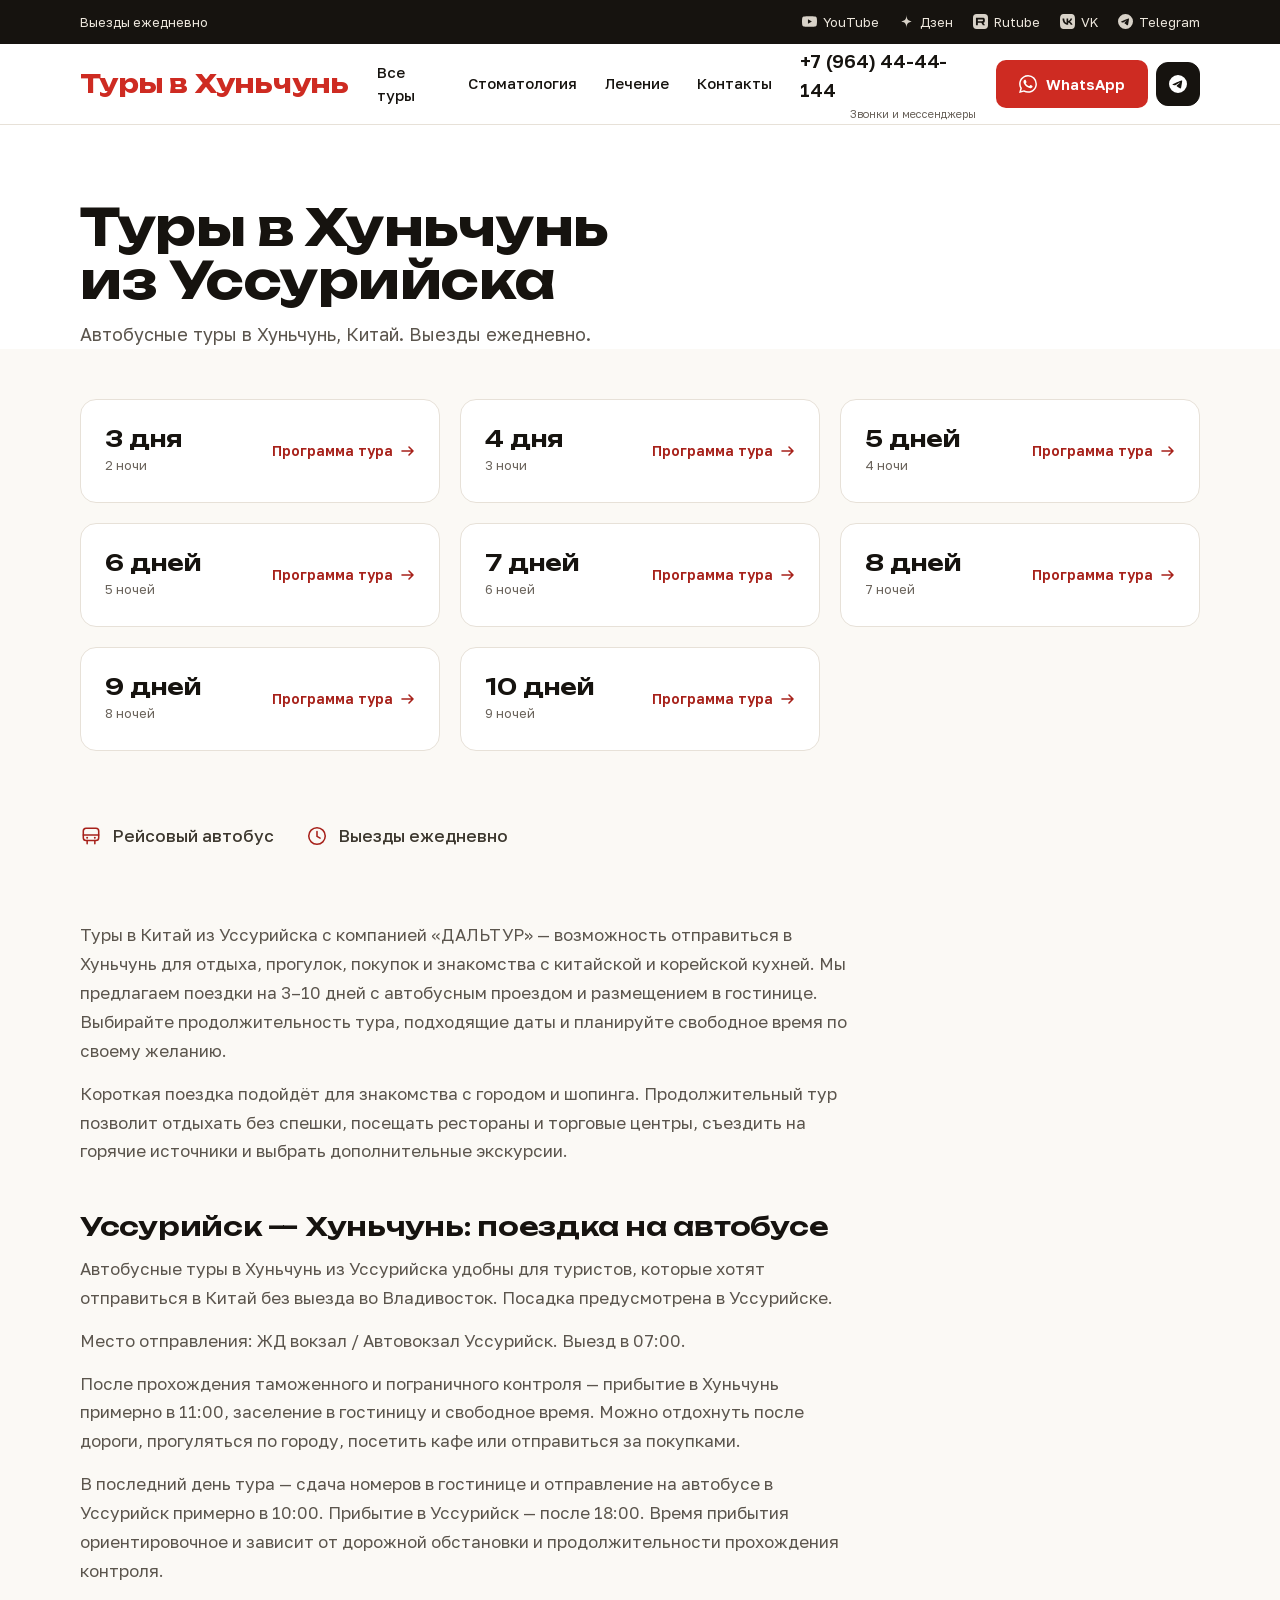
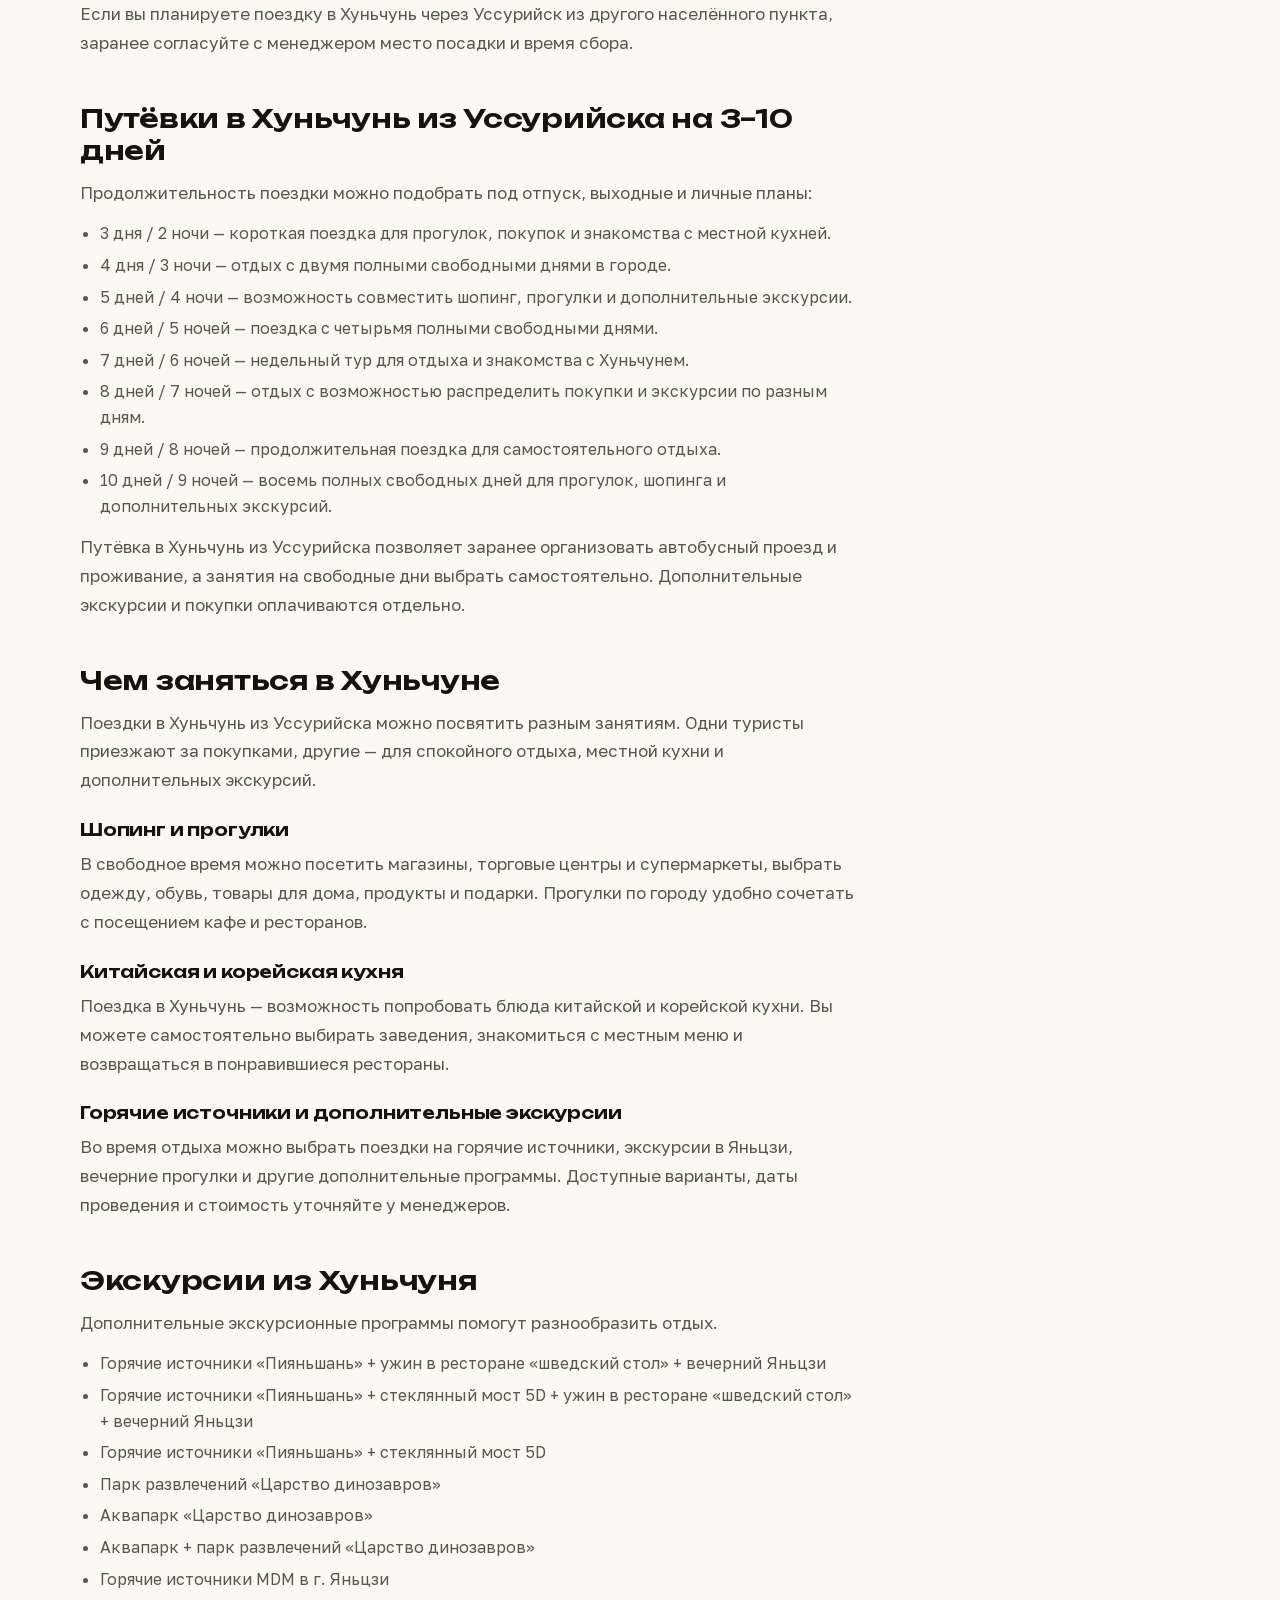
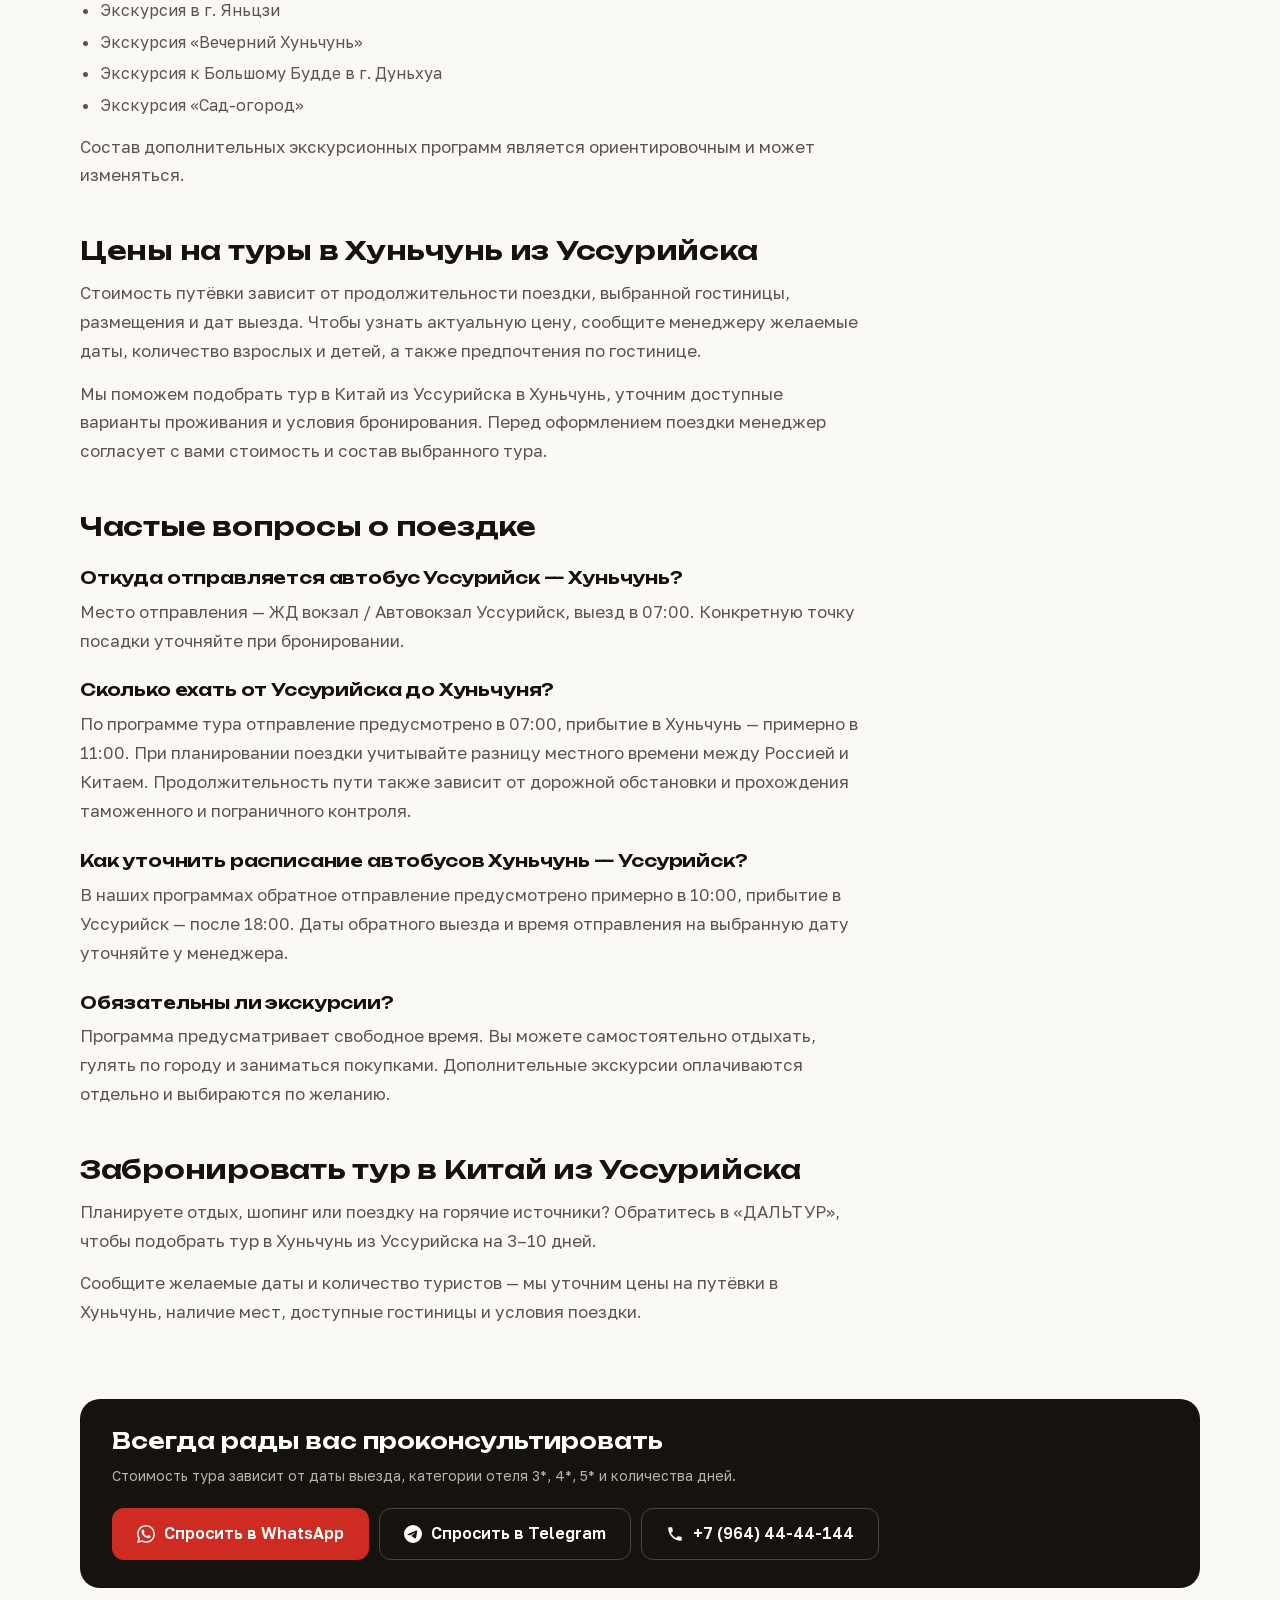
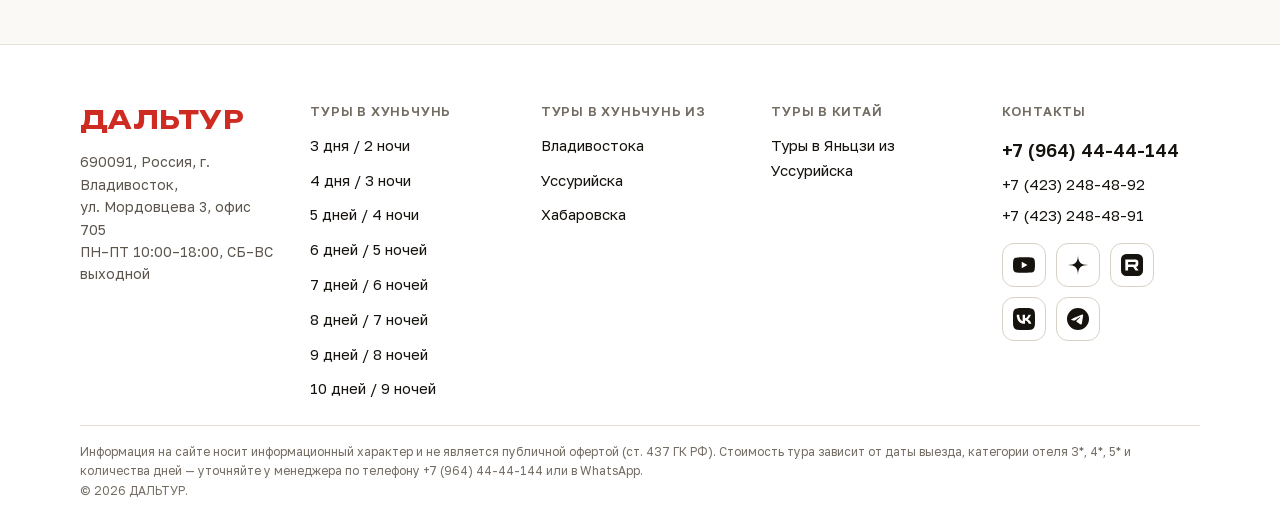
<file: index.html>
<!doctype html>
<html lang="ru">
<head>
<meta charset="utf-8">
<meta name="viewport" content="width=device-width, initial-scale=1">
<title>Туры в Хуньчунь из Уссурийска на 3–10 дней — ДАЛЬТУР</title>
<meta name="description" content="Туры в Китай из Уссурийска в Хуньчунь на 3–10 дней: автобусный проезд, гостиницы, отдых и дополнительные экскурсии. ДАЛЬТУР: +7 (964) 44-44-144.">
<link rel="canonical" href="https://ussuriysk.hunchun-hunchun.ru/">
<meta property="og:url" content="https://ussuriysk.hunchun-hunchun.ru/">
<meta name="theme-color" content="#FBF9F5">
<meta property="og:type" content="website">
<meta property="og:title" content="Туры в Хуньчунь из Уссурийска на 3–10 дней — ДАЛЬТУР">
<meta property="og:description" content="Туры в Китай из Уссурийска в Хуньчунь на 3–10 дней: автобусный проезд, гостиницы, отдых и дополнительные экскурсии. ДАЛЬТУР: +7 (964) 44-44-144.">
<meta property="og:locale" content="ru_RU">
<meta property="og:site_name" content="ДАЛЬТУР">
<link rel="icon" href="/favicon.ico" sizes="48x48">
<link rel="icon" href="assets/favicon.svg" type="image/svg+xml">
<link rel="apple-touch-icon" href="assets/apple-touch-icon.png">
<script type="application/ld+json">{"@context":"https://schema.org","@graph":[{"@type":"TravelAgency","@id":"https://hunchun-hunchun.ru/#org","name":"ДАЛЬТУР","url":"https://hunchun-hunchun.ru/","logo":"https://hunchun-hunchun.ru/assets/apple-touch-icon.png","image":"https://hunchun-hunchun.ru/assets/apple-touch-icon.png","telephone":["+79644444144","+74232484892","+74232484891"],"address":{"@type":"PostalAddress","streetAddress":"ул. Мордовцева, 3, офис 705","addressLocality":"Владивосток","postalCode":"690091","addressCountry":"RU"},"openingHoursSpecification":[{"@type":"OpeningHoursSpecification","dayOfWeek":["Monday","Tuesday","Wednesday","Thursday","Friday"],"opens":"10:00","closes":"18:00"}],"sameAs":["https://www.youtube.com/@DALTOUR","https://dzen.ru/daltour","https://rutube.ru/channel/54520250/","https://vk.ru/daltourvk","https://t.me/daltourChina"]},{"@type":"WebSite","name":"ДАЛЬТУР — туры в Хуньчунь","url":"https://ussuriysk.hunchun-hunchun.ru/","inLanguage":"ru","publisher":{"@id":"https://hunchun-hunchun.ru/#org"}},{"@type":"ItemList","name":"Туры в Хуньчунь из Уссурийска","itemListElement":[{"@type":"ListItem","position":1,"url":"https://ussuriysk.hunchun-hunchun.ru/tur-3-dnya.html","name":"Тур в Хуньчунь 3 дня / 2 ночи"},{"@type":"ListItem","position":2,"url":"https://ussuriysk.hunchun-hunchun.ru/tur-4-dnya.html","name":"Тур в Хуньчунь 4 дня / 3 ночи"},{"@type":"ListItem","position":3,"url":"https://ussuriysk.hunchun-hunchun.ru/tur-5-dney.html","name":"Тур в Хуньчунь 5 дней / 4 ночи"},{"@type":"ListItem","position":4,"url":"https://ussuriysk.hunchun-hunchun.ru/tur-6-dney.html","name":"Тур в Хуньчунь 6 дней / 5 ночей"},{"@type":"ListItem","position":5,"url":"https://ussuriysk.hunchun-hunchun.ru/tur-7-dney.html","name":"Тур в Хуньчунь 7 дней / 6 ночей"},{"@type":"ListItem","position":6,"url":"https://ussuriysk.hunchun-hunchun.ru/tur-8-dney.html","name":"Тур в Хуньчунь 8 дней / 7 ночей"},{"@type":"ListItem","position":7,"url":"https://ussuriysk.hunchun-hunchun.ru/tur-9-dney.html","name":"Тур в Хуньчунь 9 дней / 8 ночей"},{"@type":"ListItem","position":8,"url":"https://ussuriysk.hunchun-hunchun.ru/tur-10-dney.html","name":"Тур в Хуньчунь 10 дней / 9 ночей"}]},{"@type":"FAQPage","mainEntity":[{"@type":"Question","name":"Откуда отправляется автобус Уссурийск — Хуньчунь?","acceptedAnswer":{"@type":"Answer","text":"Место отправления — ЖД вокзал / Автовокзал Уссурийск, выезд в 07:00. Конкретную точку посадки уточняйте при бронировании."}},{"@type":"Question","name":"Сколько ехать от Уссурийска до Хуньчуня?","acceptedAnswer":{"@type":"Answer","text":"По программе тура отправление предусмотрено в 07:00, прибытие в Хуньчунь — примерно в 11:00. При планировании поездки учитывайте разницу местного времени между Россией и Китаем. Продолжительность пути также зависит от дорожной обстановки и прохождения таможенного и пограничного контроля."}},{"@type":"Question","name":"Как уточнить расписание автобусов Хуньчунь — Уссурийск?","acceptedAnswer":{"@type":"Answer","text":"В наших программах обратное отправление предусмотрено примерно в 10:00, прибытие в Уссурийск — после 18:00. Даты обратного выезда и время отправления на выбранную дату уточняйте у менеджера."}},{"@type":"Question","name":"Обязательны ли экскурсии?","acceptedAnswer":{"@type":"Answer","text":"Программа предусматривает свободное время. Вы можете самостоятельно отдыхать, гулять по городу и заниматься покупками. Дополнительные экскурсии оплачиваются отдельно и выбираются по желанию."}}]}]}</script>
<link rel="preload" href="assets/fonts/unbounded-cyrillic.woff2?v=3e88c0f8" as="font" type="font/woff2" crossorigin>
<link rel="preload" href="assets/fonts/golos-cyrillic.woff2?v=d1593288" as="font" type="font/woff2" crossorigin>
<style>@font-face{font-family:'Golos Text';font-style:normal;font-weight:400 700;font-display:swap;src:url(assets/fonts/golos-cyrillic.woff2?v=d1593288) format('woff2');unicode-range:U+0301, U+0400-045F, U+0490-0491, U+04B0-04B1, U+2116}@font-face{font-family:'Golos Text';font-style:normal;font-weight:400 700;font-display:swap;src:url(assets/fonts/golos-latin.woff2?v=4016a99a) format('woff2');unicode-range:U+0000-00FF, U+0131, U+0152-0153, U+02BB-02BC, U+02C6, U+02DA, U+02DC, U+0304, U+0308, U+0329, U+2000-206F, U+20AC, U+2122, U+2191, U+2193, U+2212, U+2215, U+FEFF, U+FFFD}@font-face{font-family:'Unbounded';font-style:normal;font-weight:600 700;font-display:swap;src:url(assets/fonts/unbounded-cyrillic.woff2?v=3e88c0f8) format('woff2');unicode-range:U+0301, U+0400-045F, U+0490-0491, U+04B0-04B1, U+2116}@font-face{font-family:'Unbounded';font-style:normal;font-weight:600 700;font-display:swap;src:url(assets/fonts/unbounded-latin.woff2?v=aef5c246) format('woff2');unicode-range:U+0000-00FF, U+0131, U+0152-0153, U+02BB-02BC, U+02C6, U+02DA, U+02DC, U+0304, U+0308, U+0329, U+2000-206F, U+20AC, U+2122, U+2191, U+2193, U+2212, U+2215, U+FEFF, U+FFFD}:root{--red: #CE2B22;--red-deep: #A7211A;--red-darker: #7A1711;--ink: #16130F;--ink-soft: #3D382F;--jade: #14655C;--paper: #FBF9F5;--card: #FFFFFF;--line: #E7E1D8;--line-strong: #D8D1C6;--muted: #5B554D;--muted-2: #6A635B;--muted-3: #736C63;--sand: #F3EEE5;--sand-deep: #C9B9A2;--hiero: #CDBFAC;--jade-bg: #F0F5F3;--red-bg: #FBEDEC;--note-bg: #FBF4E8;--note-line: #EBDCC2;--dark-field: #221E19;--dark-line: #3A352E;--dark-text: #B8B1A7;--display: 'Unbounded','Golos Text',system-ui,sans-serif;--body: 'Golos Text',system-ui,-apple-system,'Segoe UI',sans-serif;--r-btn: 10px;--r-card: 16px;--r-block: 20px;--gutter: 20px;--maxw: 1440px;}*,*::before,*::after{box-sizing: border-box;}html{-webkit-text-size-adjust: 100%;scroll-behavior: smooth;}body{margin: 0;font-family: var(--body);font-size: 16px;line-height: 1.55;color: var(--ink);background: var(--paper);-webkit-font-smoothing: antialiased;overflow-wrap: break-word;}body.is-locked{overflow: hidden;}img{max-width: 100%;display: block;}a{color: var(--red-deep);text-decoration: none;}a:hover{color: var(--red-darker);}h1,h2,h3{font-family: var(--display);letter-spacing: -0.01em;margin: 0;}h1{font-weight: 700;}h2,h3{font-weight: 600;}p{margin: 0;}ul{margin: 0;padding: 0;list-style: none;}button{font: inherit;}:focus-visible{outline: 2px solid var(--red-deep);outline-offset: 2px;border-radius: 4px;}.br-desktop{display: none;}.visually-hidden{position: absolute;width: 1px;height: 1px;padding: 0;margin: -1px;overflow: hidden;clip: rect(0 0 0 0);white-space: nowrap;border: 0;}.skip-link{position: absolute;left: 12px;top: -60px;z-index: 100;padding: 10px 16px;background: var(--ink);color: #fff;border-radius: var(--r-btn);font-weight: 600;transition: top .15s;}.skip-link:focus{top: 12px;color: #fff;}.wrap{width: 100%;max-width: var(--maxw);margin: 0 auto;padding-left: var(--gutter);padding-right: var(--gutter);}.section{padding-top: 40px;}.section__head{display: flex;flex-wrap: wrap;align-items: baseline;justify-content: space-between;gap: 8px 24px;}.section__head h2{font-size: 24px;}.section__note{font-size: 13px;color: var(--muted-2);}.btn{display: inline-flex;align-items: center;justify-content: center;gap: 9px;min-height: 52px;padding: 0 24px;border: 1px solid transparent;border-radius: 12px;font-size: 16px;font-weight: 600;line-height: 1.2;text-align: center;cursor: pointer;transition: background-color .15s,border-color .15s,color .15s;}.btn--primary{background: var(--red);color: #fff;}.btn--primary:hover{background: var(--red-deep);color: #fff;}.btn--ghost{background: var(--card);color: var(--ink);border-color: var(--line-strong);}.btn--ghost:hover{border-color: var(--ink);color: var(--ink);}.btn--dark{background: var(--ink);color: #fff;}.btn--dark:hover{background: #2A251E;color: #fff;}.btn--sm{min-height: 44px;padding: 0 18px;font-size: 15px;border-radius: var(--r-btn);}.btn--wide{width: 100%;}.tag{display: inline-flex;align-items: center;padding: 6px 11px;border-radius: 999px;font-size: 11px;font-weight: 600;letter-spacing: 0.04em;white-space: nowrap;}.tag--jade{background: var(--jade-bg);color: var(--jade);}.tag--red{background: var(--red-bg);color: var(--red-deep);}.tag--sand{background: var(--sand);color: #6A5B45;}.tag--onsand{background: #fff;color: var(--jade);}.tag--onsand.tag--red{background: #fff;color: var(--red-deep);}.field{display: flex;flex-direction: column;gap: 6px;}.field>label{font-size: 12px;font-weight: 600;color: var(--muted-2);}.field select,.field input{width: 100%;height: 48px;padding: 0 12px;border: 1px solid var(--line-strong);border-radius: var(--r-btn);background: var(--card);font-family: inherit;font-size: 16px;color: var(--ink);}.field select{appearance: none;padding-right: 34px;background-image: url("data:image/svg+xml,%3Csvg xmlns='http://www.w3.org/2000/svg' width='10' height='6' fill='none'%3E%3Cpath d='M1 1l4 4 4-4' stroke='%238B837A' stroke-width='1.5' stroke-linecap='round'/%3E%3C/svg%3E");background-repeat: no-repeat;background-position: right 14px center;}.topbar{display: none;background: var(--ink);color: #EDE7DD;font-size: 13px;}.topbar .wrap{min-height: 44px;display: flex;align-items: center;justify-content: space-between;gap: 20px;}.topbar__right{display: flex;align-items: center;gap: 20px;}.topbar__hours{color: #ACA69C;}.topbar__sep{color: #4A443C;}.topbar a{color: #EDE7DD;}.topbar a:hover{color: #fff;}.header{position: sticky;top: 0;z-index: 40;background: var(--card);border-bottom: 1px solid var(--line);}.header .wrap{min-height: 64px;display: flex;align-items: center;gap: 12px;}.logo{font-family: var(--display);font-weight: 700;font-size: 20px;letter-spacing: 0.01em;color: var(--red);}.logo:hover{color: var(--red-deep);}.header__nav{display: none;}.header__contacts{display: none;}.icon-btn{flex: none;width: 44px;height: 44px;display: inline-flex;align-items: center;justify-content: center;border: 1px solid var(--line-strong);border-radius: 12px;background: var(--card);color: var(--ink);cursor: pointer;}.icon-btn--plain{border-color: transparent;}.icon-btn--accent{background: var(--red);border-color: var(--red);color: #fff;}.icon-btn--accent:hover{background: var(--red-deep);border-color: var(--red-deep);color: #fff;}.header__spacer{flex: 1 1 auto;}.header__center{flex: 1 1 auto;display: flex;justify-content: center;}.drawer{position: fixed;inset: 0;z-index: 60;display: none;}.drawer[data-open="true"]{display: block;}.drawer__backdrop{position: absolute;inset: 0;background: rgba(22,19,15,.5);border: 0;padding: 0;cursor: pointer;}.drawer__panel{position: absolute;inset: 0 0 0 auto;width: min(320px,88vw);background: var(--card);padding: 16px var(--gutter) 28px;display: flex;flex-direction: column;gap: 4px;overflow-y: auto;}.drawer__top{display: flex;align-items: center;justify-content: space-between;margin-bottom: 12px;}.drawer__panel a{min-height: 48px;display: flex;align-items: center;font-size: 17px;font-weight: 500;color: var(--ink);border-bottom: 1px solid var(--line);}.drawer__panel a:last-child{border-bottom: 0;}.drawer__contacts{margin-top: 20px;display: flex;flex-direction: column;gap: 10px;}.drawer__panel .drawer__contacts a{min-height: 52px;justify-content: center;font-size: 16px;font-weight: 600;border-bottom: 1px solid var(--line-strong);}.drawer__panel .drawer__contacts .btn--primary{color: #fff;border-bottom: 0;}.hero{background: var(--card);padding-top: 28px;padding-bottom: 8px;}.hero__grid{display: flex;flex-direction: column;gap: 24px;}.hero__eyebrow{display: block;font-size: 11px;font-weight: 600;letter-spacing: 0.12em;color: var(--red);}.hero h1{margin-top: 12px;font-size: 30px;line-height: 1.1;text-wrap: balance;}.hero__lead{margin-top: 14px;font-size: 16px;color: var(--muted);}.hero__actions{margin-top: 20px;display: flex;flex-direction: column;gap: 10px;}.hero__facts{margin-top: 22px;display: flex;flex-direction: column;gap: 10px;}.hero__fact{display: flex;align-items: center;gap: 9px;font-size: 14px;color: var(--ink-soft);}.hero__fact svg{flex: none;}.hero__art{min-height: 200px;background: var(--paper);border: 1px solid var(--line);border-radius: var(--r-block);display: flex;flex-direction: column;align-items: center;justify-content: center;gap: 10px;padding: 24px;text-align: center;}.hero__art b{font-size: 15px;color: var(--muted-3);}.hero__art span{font-size: 13px;color: #A39A8E;max-width: 380px;}.picker{background: var(--card);padding-top: 20px;padding-bottom: 8px;}.picker__box{padding: 16px;background: var(--paper);border: 1px solid var(--line);border-radius: var(--r-card);display: flex;flex-direction: column;gap: 12px;}.dest-grid{margin-top: 18px;display: grid;grid-template-columns: repeat(2,minmax(0,1fr));gap: 12px;}.dest{min-height: 108px;padding: 14px;background: var(--card);border: 1px solid var(--line);border-radius: 14px;display: flex;flex-direction: column;justify-content: space-between;gap: 12px;color: var(--ink);transition: border-color .15s,transform .15s;}.dest:hover{border-color: var(--ink);color: var(--ink);transform: translateY(-2px);}.dest__hiero{font-size: 20px;line-height: 1;color: var(--hiero);}.dest__name{display: block;font-size: 16px;font-weight: 600;}.dest__meta{display: block;margin-top: 2px;font-size: 12px;color: var(--muted-2);}.tour-grid{margin-top: 18px;display: grid;grid-template-columns: minmax(0,1fr);gap: 14px;}.tour{background: var(--card);border: 1px solid var(--line);border-radius: var(--r-card);overflow: hidden;color: var(--ink);display: flex;flex-direction: column;transition: border-color .15s;}.tour:hover{border-color: var(--ink);color: var(--ink);}.tour__top{min-height: 76px;padding: 14px 16px;background: var(--sand);display: flex;align-items: flex-start;justify-content: space-between;gap: 12px;}.tour__hiero{font-size: 26px;line-height: 1;color: var(--sand-deep);}.tour__body{padding: 16px;display: flex;flex-direction: column;flex-grow: 1;}.tour__title{font-size: 18px;font-weight: 600;line-height: 1.25;font-family: var(--body);}.tour__list{margin-top: 12px;display: flex;flex-direction: column;gap: 7px;font-size: 14px;line-height: 1.45;color: var(--muted);}.tour__foot{margin-top: auto;padding-top: 16px;display: flex;align-items: center;justify-content: space-between;gap: 12px;}.tour__price{font-size: 18px;font-weight: 700;}.tour__price small{display: block;font-size: 12px;font-weight: 400;color: var(--muted-2);}.tour-list{margin-top: 20px;display: grid;grid-template-columns: minmax(0,1fr);gap: 12px;}.tour-row{padding: 18px;background: var(--card);border: 1px solid var(--line);border-radius: var(--r-card);display: flex;flex-direction: column;justify-content: space-between;gap: 16px;min-height: 150px;color: var(--ink);transition: border-color .15s;}.tour-row:hover{border-color: var(--ink);color: var(--ink);}.tour-row[data-featured="true"]{border-width: 2px;border-color: var(--ink);padding: 17px;}.tour-row__head{display: flex;flex-direction: column-reverse;align-items: flex-start;gap: 10px;}.tour-row__name{font-size: 19px;font-weight: 600;line-height: 1.25;}.tour-row__foot{display: flex;align-items: flex-end;justify-content: space-between;gap: 12px;}.tour-row__desc{font-size: 13px;color: var(--muted-2);line-height: 1.45;}.tour-row__price{font-size: 17px;font-weight: 700;white-space: nowrap;}.filters{display: flex;align-items: center;gap: 8px;overflow-x: auto;padding-bottom: 4px;scrollbar-width: none;-webkit-overflow-scrolling: touch;}.filters::-webkit-scrollbar{display: none;}.chip{flex: none;min-height: 40px;padding: 0 16px;display: inline-flex;align-items: center;background: var(--card);color: var(--ink);border: 1px solid var(--line-strong);border-radius: 999px;font-size: 14px;font-weight: 500;cursor: pointer;white-space: nowrap;}.chip[aria-pressed="true"]{background: var(--ink);color: #fff;border-color: var(--ink);font-weight: 600;}.filters__sep{flex: none;width: 1px;height: 28px;background: var(--line);margin: 0 4px;}.toolbar{margin-top: 20px;display: flex;flex-direction: column;gap: 12px;}.toolbar__sort{display: flex;align-items: center;gap: 10px;}.toolbar__sort label{font-size: 14px;color: var(--muted-2);white-space: nowrap;}.toolbar__sort select{height: 40px;width: auto;min-width: 180px;}.results-count{font-size: 14px;color: var(--muted-2);}.why-grid{margin-top: 18px;display: grid;grid-template-columns: minmax(0,1fr);gap: 12px;}.why{padding: 14px 16px;background: var(--card);border: 1px solid var(--line);border-radius: 14px;display: flex;flex-direction: column;gap: 6px;}.why svg{display: none;}.why b{font-size: 16px;font-weight: 600;}.why span{font-size: 14px;line-height: 1.5;color: var(--muted);}.lead{padding: 22px 20px;background: var(--ink);border-radius: var(--r-block);display: flex;flex-direction: column;gap: 16px;}.lead h2{font-size: 20px;line-height: 1.25;color: #fff;}.lead p{margin-top: 10px;font-size: 14px;line-height: 1.5;color: var(--dark-text);}.lead form{display: flex;flex-direction: column;gap: 12px;}.lead .field>label{color: var(--dark-text);}.lead .field input{height: 50px;border-color: var(--dark-line);background: var(--dark-field);color: #fff;}.lead .field input::placeholder{color: #7C756B;}.lead__consent{font-size: 12px;line-height: 1.5;color: #8E877D;}.lead__consent a{color: var(--dark-text);text-decoration: underline;}.cta{padding: 24px 20px;background: var(--ink);border-radius: var(--r-block);display: flex;flex-direction: column;gap: 18px;}.cta b{display: block;font-family: var(--display);font-weight: 600;font-size: 20px;color: #fff;}.cta span{display: block;margin-top: 8px;font-size: 14px;color: var(--dark-text);}.cta__actions{display: flex;flex-direction: column;gap: 10px;}.cta__actions .btn--ghost{background: transparent;color: #fff;border-color: #4A443C;}.cta__actions .btn--ghost:hover{border-color: #fff;color: #fff;}.footer{margin-top: 40px;padding-top: 28px;background: var(--card);border-top: 1px solid var(--line);}.footer__grid{display: flex;flex-direction: column;gap: 24px;}.footer__col h3{font-family: var(--body);font-size: 13px;font-weight: 600;letter-spacing: 0.06em;color: var(--muted-3);}.footer__col ul{margin-top: 12px;display: flex;flex-direction: column;gap: 10px;}.footer__col ul a{font-size: 15px;color: var(--ink);}.footer__col ul a:hover{color: var(--red-deep);}.footer__addr{margin-top: 12px;font-size: 14px;line-height: 1.6;color: var(--muted);}.footer__phones{margin-top: 16px;display: flex;flex-direction: column;gap: 8px;}.footer__phones a{font-size: 15px;color: var(--ink);}.footer__phones a:first-child{font-size: 18px;font-weight: 600;}.footer__social{margin-top: 16px;display: flex;gap: 10px;}.footer__social a{width: 44px;height: 44px;border: 1px solid var(--line-strong);border-radius: 12px;display: flex;align-items: center;justify-content: center;font-size: 12px;font-weight: 600;color: var(--ink);}.footer__social a:hover{border-color: var(--ink);}.footer__legal{margin-top: 24px;padding: 16px 0 24px;border-top: 1px solid var(--line);font-size: 12px;line-height: 1.6;color: var(--muted-3);}.crumbs{display: flex;flex-wrap: wrap;align-items: center;gap: 8px;font-size: 13px;color: var(--muted-3);padding-top: 16px;}.crumbs a{color: var(--muted-3);}.crumbs a:hover{color: var(--ink);}.crumbs [aria-current]{color: var(--ink);}.page-head{background: var(--card);padding-bottom: 24px;}.page-head__row{margin-top: 16px;display: flex;align-items: flex-end;justify-content: space-between;gap: 20px;}.page-head h1{font-size: 26px;line-height: 1.12;}.page-head p{margin-top: 14px;font-size: 16px;color: var(--muted);}.page-head__hiero{display: none;font-family: var(--display);font-size: 56px;line-height: 1;color: #E5DCCD;}.tour-head{background: var(--card);padding-bottom: 20px;}.tour-head__row{margin-top: 14px;display: flex;align-items: flex-start;justify-content: space-between;gap: 12px;}.tour-head h1{font-size: 26px;line-height: 1.15;}.tour-head__hiero{font-size: 22px;line-height: 1.2;color: #E5DCCD;white-space: nowrap;}.tour-head__tags{margin-top: 16px;display: flex;gap: 8px;flex-wrap: wrap;}.facts{margin-top: 16px;display: grid;grid-template-columns: repeat(2,minmax(0,1fr));gap: 10px;}.fact{padding: 12px 14px;background: var(--paper);border: 1px solid var(--line);border-radius: 12px;}.fact dt{font-size: 12px;color: var(--muted-3);}.fact dd{margin: 3px 0 0;font-size: 15px;font-weight: 600;}.pricebox{margin-top: 16px;padding: 16px;background: var(--paper);border: 1px solid var(--line);border-radius: 14px;display: flex;align-items: center;justify-content: space-between;gap: 16px;flex-wrap: wrap;}.pricebox b{display: block;font-size: 20px;font-weight: 700;}.pricebox span{display: block;font-size: 12px;color: var(--muted-2);}.days{margin-top: 16px;display: flex;flex-direction: column;gap: 12px;}.day{padding: 16px;background: var(--card);border: 1px solid var(--line);border-radius: 14px;}.day__head{display: flex;align-items: center;gap: 10px;}.day__num{flex: none;width: 28px;height: 28px;background: var(--ink);color: #fff;border-radius: 8px;display: flex;align-items: center;justify-content: center;font-size: 13px;font-weight: 700;}.day__title{font-size: 16px;font-weight: 600;}.day p{margin-top: 12px;font-size: 14px;line-height: 1.6;color: var(--muted);}.incl{margin-top: 16px;display: grid;grid-template-columns: minmax(0,1fr);gap: 12px;}.incl__box{padding: 16px;background: var(--card);border: 1px solid var(--line);border-radius: 14px;}.incl__box h3{font-family: var(--body);font-size: 12px;font-weight: 600;letter-spacing: 0.06em;}.incl__box h3.is-in{color: var(--jade);}.incl__box h3.is-out{color: var(--red-deep);}.incl__box ul{margin-top: 10px;display: flex;flex-direction: column;gap: 7px;font-size: 14px;line-height: 1.5;color: var(--ink-soft);}.incl__box li{padding-left: 14px;position: relative;}.incl__box li::before{content: "·";position: absolute;left: 2px;}.notice{margin-top: 16px;padding: 16px;background: var(--note-bg);border: 1px solid var(--note-line);border-radius: 14px;}.notice b{font-size: 15px;font-weight: 600;}.notice p{margin-top: 10px;font-size: 14px;line-height: 1.6;color: var(--muted);}.pill-row{margin-top: 12px;display: flex;flex-wrap: wrap;gap: 8px;}.pill{min-height: 40px;padding: 0 14px;display: inline-flex;align-items: center;background: var(--card);border: 1px solid var(--line-strong);border-radius: 999px;font-size: 14px;color: var(--ink);}.pill:hover{border-color: var(--ink);color: var(--ink);}.stickybar{position: fixed;left: 0;right: 0;bottom: 0;z-index: 50;padding: 10px var(--gutter) calc(10px + env(safe-area-inset-bottom));background: var(--card);border-top: 1px solid var(--line);display: flex;align-items: center;gap: 10px;}.stickybar__price{display: flex;flex-direction: column;line-height: 1.2;}.stickybar__price small{font-size: 11px;color: var(--muted-3);}.stickybar__price b{font-size: 16px;}.stickybar .btn{flex: 1 1 auto;min-height: 48px;padding: 0 14px;font-size: 15px;}body.has-stickybar{padding-bottom: 88px;}.swatches{margin-top: 14px;display: grid;grid-template-columns: repeat(2,minmax(0,1fr));gap: 12px;}.swatch__chip{height: 72px;border-radius: 12px;border: 1px solid var(--line);}.swatch b{display: block;margin-top: 8px;font-size: 13px;font-weight: 600;}.swatch span{display: block;font-size: 12px;color: var(--muted-2);}.kv{margin-top: 14px;display: flex;flex-direction: column;gap: 8px;font-size: 14px;line-height: 1.5;color: var(--ink-soft);}.eyebrow{font-size: 12px;font-weight: 600;letter-spacing: 0.08em;color: var(--muted-3);}.rules{margin-top: 12px;display: grid;grid-template-columns: minmax(0,1fr);gap: 10px 32px;font-size: 14px;line-height: 1.5;color: var(--ink-soft);}@media (min-width: 768px){:root{--gutter: 40px;}.section{padding-top: 56px;}.section__head h2{font-size: 28px;}.hero{padding-top: 48px;}.hero h1{font-size: 40px;}.hero__lead{font-size: 18px;}.hero__actions{flex-direction: row;}.hero__facts{flex-direction: row;flex-wrap: wrap;gap: 24px;}.hero__art{min-height: 280px;}.picker__box{flex-direction: row;align-items: flex-end;gap: 16px;padding: 18px 20px;background: var(--card);box-shadow: 0 6px 24px rgba(22,19,15,.06);}.picker__box .field{flex: 1 1 0;}.dest-grid{grid-template-columns: repeat(3,minmax(0,1fr));gap: 16px;}.tour-grid{grid-template-columns: repeat(2,minmax(0,1fr));gap: 20px;}.tour-list{grid-template-columns: repeat(2,minmax(0,1fr));}.why-grid{grid-template-columns: repeat(2,minmax(0,1fr));gap: 20px;}.incl{grid-template-columns: repeat(2,minmax(0,1fr));gap: 20px;}.facts{grid-template-columns: repeat(4,minmax(0,1fr));}.swatches{grid-template-columns: repeat(3,minmax(0,1fr));}.rules{grid-template-columns: repeat(2,minmax(0,1fr));}.toolbar{flex-direction: row;align-items: center;justify-content: space-between;}.tour-row__head{flex-direction: row;justify-content: space-between;gap: 12px;}.lead{flex-direction: row;align-items: center;gap: 40px;padding: 32px;}.lead__text{flex: 1 1 45%;}.lead h2{font-size: 24px;}.lead form{flex: 1 1 55%;}.cta{flex-direction: row;align-items: center;justify-content: space-between;padding: 28px 32px;}.cta b{font-size: 22px;}.cta__actions{flex-direction: row;}.footer__grid{flex-direction: row;flex-wrap: wrap;gap: 32px;}.footer__col{flex: 1 1 180px;}.footer__col--brand{flex: 1 1 260px;}.page-head h1{font-size: 34px;}.page-head__hiero{display: block;font-size: 44px;}.tour-head h1{font-size: 32px;}.tour-head__hiero{font-size: 38px;}.stickybar{display: none;}body.has-stickybar{padding-bottom: 0;}}@media (min-width: 1100px){:root{--gutter: 80px;}body{font-size: 16px;}.topbar{display: block;}.header .wrap{min-height: 80px;gap: 28px;}.logo{font-size: 25px;}.header__burger{display: none;}.header__center{flex: none;justify-content: flex-start;}.header__nav{display: flex;align-items: center;gap: 28px;font-size: 15px;font-weight: 500;flex: 1 1 auto;}.header__nav a{color: var(--ink);display: inline-flex;align-items: center;gap: 6px;}.header__nav a:hover{color: var(--red-deep);}.header__contacts{display: flex;align-items: center;gap: 20px;}.header__phone{display: flex;flex-direction: column;align-items: flex-end;}.header__phone a{font-size: 19px;font-weight: 600;color: var(--ink);letter-spacing: -0.01em;}.header__phone span{font-size: 11px;color: var(--muted-2);}.header__contacts .btn{min-height: 48px;padding: 0 22px;border-radius: var(--r-btn);font-size: 15px;}.header__msgr-mobile,.hero__phone{display: none !important;}.section{padding-top: 72px;}.section__head h2{font-size: 32px;}.section__note{font-size: 15px;}.hero{padding-top: 72px;padding-bottom: 0;}.hero__grid{flex-direction: row;gap: 56px;align-items: flex-start;}.hero__col{width: 620px;max-width: 55%;}.hero h1{font-size: 50px;line-height: 1.06;}.br-desktop{display: inline;}.hero__lead{max-width: 520px;}.hero__actions{margin-top: 32px;}.hero__actions .btn{min-height: 54px;padding: 0 28px;}.hero__facts{margin-top: 40px;gap: 14px 24px;}.hero__art{flex: 1 1 auto;min-height: 372px;align-self: stretch;}.picker{padding-top: 28px;padding-bottom: 0;}.dest-grid{grid-template-columns: repeat(5,minmax(0,1fr));gap: 20px;}.dest{min-height: 158px;padding: 18px;border-radius: var(--r-card);}.dest__hiero{font-size: 26px;}.dest__name{font-size: 19px;}.dest__meta{font-size: 13px;margin-top: 4px;}.tour-grid{grid-template-columns: repeat(3,minmax(0,1fr));gap: 24px;}.tour{border-radius: var(--r-block);}.tour__top{min-height: 104px;padding: 16px 20px;}.tour__hiero{font-size: 34px;}.tour__body{padding: 20px;}.tour__title{font-size: 20px;}.tour__price{font-size: 20px;}.tour-list{grid-template-columns: repeat(3,minmax(0,1fr));gap: 20px;}.tour-row{min-height: 178px;padding: 20px;}.tour-row[data-featured="true"]{padding: 19px;}.tour-row__name{font-size: 20px;}.tour-row__price{font-size: 18px;}.why-grid{grid-template-columns: repeat(4,minmax(0,1fr));gap: 24px;}.why{background: transparent;border: 0;padding: 0;gap: 10px;}.why svg{display: block;}.why b{font-size: 17px;}.lead{padding: 36px 40px;gap: 56px;border-radius: 24px;}.lead h2{font-size: 28px;}.lead p{font-size: 15px;margin-top: 14px;}.lead form{flex-direction: row;flex-wrap: wrap;align-items: flex-end;gap: 12px;}.lead form .field{flex: 1 1 150px;}.lead form .btn{flex: 0 0 auto;min-height: 50px;}.lead__consent{flex: 1 0 100%;margin-top: 2px;}.footer{margin-top: 56px;padding-top: 56px;}.footer__grid{flex-wrap: nowrap;gap: 32px;}.footer__col--brand{flex: 1.4 1 0;}.footer__col{flex: 1 1 0;}.page-head h1{font-size: 42px;line-height: 1.08;}.page-head p{font-size: 17px;max-width: 720px;}.page-head__hiero{font-size: 56px;}.tour-head h1{font-size: 40px;}.tour-head__hiero{font-size: 48px;}.facts{gap: 16px;}.fact{padding: 16px 18px;}.pricebox{padding: 20px 24px;}.pricebox b{font-size: 24px;}.days{gap: 14px;}.day{padding: 20px 24px;}.day__title{font-size: 18px;}.day p{font-size: 15px;}.incl__box{padding: 24px 28px;border-radius: var(--r-block);}.incl__box h3{font-size: 13px;}.incl__box ul{font-size: 15px;gap: 9px;}.notice{padding: 20px 24px;}.swatches{grid-template-columns: repeat(6,minmax(0,1fr));}}@media (prefers-reduced-motion: reduce){html{scroll-behavior: auto;}*,*::before,*::after{transition-duration: .001ms !important;animation-duration: .001ms !important;}}@media print{.header,.topbar,.stickybar,.drawer,.cta,.lead{display: none !important;}body{background: #fff;}}.askprice{margin-top: 16px;padding: 16px;background: var(--paper);border: 1px solid var(--line);border-radius: 14px;display: flex;flex-direction: column;gap: 12px;}.askprice b{font-size: 17px;font-weight: 600;}.askprice p{font-size: 14px;line-height: 1.5;color: var(--muted);}.askprice__actions{display: flex;flex-direction: column;gap: 10px;}.videos{margin-top: 16px;display: grid;grid-template-columns: minmax(0,1fr);gap: 14px;}.video{background: var(--card);border: 1px solid var(--line);border-radius: 14px;overflow: hidden;}.video__frame{aspect-ratio: 16 / 9;background: var(--sand);display: flex;flex-direction: column;align-items: center;justify-content: center;gap: 8px;padding: 16px;text-align: center;}.video__frame b{font-size: 14px;font-weight: 600;color: #7A6A52;}.video__frame span{font-size: 12px;line-height: 1.5;color: #9A8B73;max-width: 320px;}.video__frame iframe{width: 100%;height: 100%;border: 0;display: block;}.video__cap{display: flex;flex-direction: column;align-items: flex-start;padding: 12px 16px 10px;font-size: 14px;font-weight: 600;}.msgr{display: flex;align-items: center;gap: 8px;}.msgr .icon-btn--tg{background: var(--ink);border-color: var(--ink);color: #fff;}.msgr .icon-btn--tg:hover{background: #2A251E;color: #fff;}.durations{margin-top: 18px;display: grid;grid-template-columns: minmax(0,1fr);gap: 12px;}.duration{padding: 18px;background: var(--card);border: 1px solid var(--line);border-radius: var(--r-card);display: flex;align-items: center;justify-content: space-between;gap: 16px;min-height: 92px;color: var(--ink);transition: border-color .15s,transform .15s;}.duration:hover{border-color: var(--ink);color: var(--ink);transform: translateY(-2px);}.duration__n{display: flex;flex-direction: column;gap: 4px;}.duration__days{font-family: var(--display);font-weight: 600;font-size: 20px;line-height: 1.15;}.duration__nights{font-size: 13px;color: var(--muted-2);}.duration__go{flex: none;display: inline-flex;align-items: center;gap: 8px;font-size: 14px;font-weight: 600;color: var(--red-deep);}@media (min-width: 768px){.durations{grid-template-columns: repeat(2,minmax(0,1fr));gap: 16px;}.videos{grid-template-columns: repeat(2,minmax(0,1fr));gap: 20px;}.askprice{flex-direction: row;align-items: center;justify-content: space-between;gap: 24px;}.askprice__actions{flex-direction: row;flex: none;}}@media (min-width: 1100px){.durations{grid-template-columns: repeat(3,minmax(0,1fr));gap: 20px;}.duration{min-height: 104px;padding: 20px 24px;}.duration__days{font-size: 22px;}.askprice{padding: 20px 24px;}}.hero__band{margin-top: 24px;}.hero__band picture{display: block;border-radius: var(--r-block);overflow: hidden;background: var(--sand);}.hero__band img{width: 100%;height: auto;aspect-ratio: 2 / 1;object-fit: cover;object-position: 38% center;display: block;}@media (min-width: 768px){.hero__band img{aspect-ratio: 10 / 3;object-position: center;}}.hero__grid--solo .hero__col{width: 100%;max-width: 100%;}@media (min-width: 1100px){.hero__grid--solo .hero__col{max-width: 760px;}.hero__band{margin-top: 40px;}}.tour__band{margin-top: 28px;}.tour__band picture{display: block;border-radius: var(--r-block);overflow: hidden;background: var(--sand);}.tour__band img{width: 100%;height: auto;aspect-ratio: 16 / 9;object-fit: cover;display: block;}@media (min-width: 768px){.tour__band img{aspect-ratio: 21 / 9;}}.shot{margin: 0;}.credit{padding: 8px 2px 0;font-size: 12px;line-height: 1.45;color: var(--muted-3);}.credit a{color: var(--muted-2);text-decoration: underline;}.credit a:hover{color: var(--ink);}.hero--lean{padding-top: 28px;padding-bottom: 8px;}.hero--lean h1{font-size: 30px;line-height: 1.1;text-wrap: balance;}.hero--lean .hero__lead{margin-top: 14px;max-width: 620px;}.section--tight{padding-top: 20px;}.marks{display: flex;flex-direction: column;gap: 12px;}.mark{display: flex;align-items: center;gap: 10px;font-size: 16px;font-weight: 500;color: var(--ink-soft);}.mark svg{flex: none;}.contacts{padding: 22px 20px;background: var(--ink);border-radius: var(--r-block);display: flex;flex-direction: column;gap: 18px;}.contacts__text b{display: block;font-family: var(--display);font-weight: 600;font-size: 20px;line-height: 1.25;color: #fff;}.contacts__text span{display: block;margin-top: 10px;font-size: 14px;line-height: 1.5;color: var(--dark-text);}.contacts__actions{display: flex;flex-wrap: wrap;gap: 10px;}.contacts__actions .btn{flex: 1 1 auto;}.contacts__actions .btn--ghost{background: transparent;color: #fff;border-color: #4A443C;}.contacts__actions .btn--ghost:hover{border-color: #fff;color: #fff;}.btn--tel{font-variant-numeric: tabular-nums;white-space: nowrap;}.facts--pair{grid-template-columns: repeat(2,minmax(0,1fr));}.day__head{flex-direction: column;align-items: flex-start;gap: 4px;}.day__ord{font-size: 12px;font-weight: 600;letter-spacing: 0.06em;text-transform: uppercase;color: var(--red-deep);}a.video__frame{color: var(--ink);cursor: pointer;}.video:hover{border-color: var(--ink);}.video.is-playing:hover{border-color: var(--line);}a.video__frame:hover .video__play{color: var(--red);}.video__ext{display: inline-flex;align-items: center;min-height: 32px;margin-top: 2px;font-size: 13px;font-weight: 500;color: var(--red-deep);}.video__ext:hover{text-decoration: underline;}.video__play{color: #B9A88C;line-height: 0;transition: color .15s;}.video__hint{font-size: 12px;line-height: 1.45;color: #9A8B73;max-width: 260px;text-align: center;}.video--empty .video__cap{color: var(--muted-3);font-weight: 400;}@media (min-width: 768px){.hero--lean{padding-top: 48px;}.hero--lean h1{font-size: 40px;}.marks{flex-direction: row;gap: 32px;}.contacts{padding: 28px 32px;gap: 22px;}.contacts__text b{font-size: 22px;}.contacts__actions .btn{flex: 0 1 auto;}.facts--pair{grid-template-columns: repeat(2,minmax(0,1fr));max-width: 640px;}}@media (min-width: 1100px){.hero--lean{padding-top: 64px;padding-bottom: 0;}.hero--lean h1{font-size: 50px;line-height: 1.06;}.hero--lean .hero__lead{font-size: 18px;}.section--tight{padding-top: 32px;}.mark{font-size: 17px;}}.prose{max-width: 780px;}.prose p{font-size: 16px;line-height: 1.7;color: var(--muted);}.prose p + p{margin-top: 14px;}.gallery{display: grid;grid-template-columns: minmax(0,1fr);gap: 14px;}.gallery__item{border-radius: var(--r-block);overflow: hidden;}.gallery__item picture{display: block;}.gallery__item img{width: 100%;height: auto;aspect-ratio: 3 / 2;object-fit: cover;display: block;}.gallery__item--empty{aspect-ratio: 3 / 2;background: var(--sand);border: 1px solid var(--line);display: flex;align-items: center;justify-content: center;padding: 20px;text-align: center;}.gallery__item--empty span{font-size: 13px;color: #9A8B73;}@media (min-width: 768px){.gallery{grid-template-columns: repeat(2,minmax(0,1fr));gap: 20px;}.prose p{font-size: 17px;}}.prose h2{margin-top: 36px;font-family: var(--display);font-weight: 600;font-size: 22px;line-height: 1.25;color: var(--ink);}.prose h2 + p{margin-top: 12px;}.prose__list{margin: 14px 0 0;padding-left: 20px;list-style: disc;display: flex;flex-direction: column;gap: 6px;font-size: 16px;line-height: 1.6;color: var(--muted);}.prose__list + p{margin-top: 14px;}@media (min-width: 1100px){.prose h2{font-size: 26px;margin-top: 44px;}}.video--thumb .video__frame{position: relative;padding: 0;overflow: hidden;background: var(--ink);}.video--thumb .video__frame img{position: absolute;inset: 0;width: 100%;height: 100%;object-fit: cover;display: block;}.video--thumb .video__play{position: relative;z-index: 1;color: #fff;filter: drop-shadow(0 2px 8px rgba(0,0,0,.45));}.video--thumb a.video__frame:hover .video__play{color: #fff;transform: scale(1.08);}.video__play{transition: color .15s,transform .15s;}.video__len{position: absolute;right: 10px;top: 10px;z-index: 1;padding: 3px 8px;border-radius: 6px;background: rgba(22,19,15,.78);color: #fff;font-size: 12px;font-weight: 600;}.video__cap small{display: block;margin-top: 4px;font-size: 12px;font-weight: 400;color: var(--muted-3);}.video.is-playing{cursor: default;}.video.is-playing:hover{border-color: var(--line);}.video.is-playing .video__frame{padding: 0;background: #000;}.video.is-playing iframe{position: absolute;inset: 0;width: 100%;height: 100%;border: 0;display: block;}.video--thumb .video__frame,.video.is-playing .video__frame{position: relative;}@media (min-width: 1360px){.contacts{flex-direction: row;align-items: center;justify-content: space-between;gap: 32px;}.contacts__text{flex: 1 1 auto;min-width: 0;}.contacts__actions{flex: 0 0 auto;flex-wrap: nowrap;}}@media (max-width: 359px){.contacts{padding-left: 14px;padding-right: 14px;}.tour-head__hiero{display: none;}}.topbar__soc{display: inline-flex;align-items: center;gap: 6px;}.topbar__soc svg{flex: none;opacity: .9;}.footer__social{flex-wrap: wrap;}.footer__social a svg{display: block;}.footer__social a:hover{color: var(--red-deep);}.footer__legal a{color: inherit;text-decoration: underline;}.day p + p{margin-top: 6px;}.day .day__note{margin-top: 10px;font-size: 13px;color: var(--muted-3);}.section__lead{margin-top: 10px;max-width: 780px;font-size: 15px;line-height: 1.6;color: var(--muted);}.excursions{margin-top: 16px;background: var(--card);border: 1px solid var(--line);border-radius: 14px;overflow: hidden;}.excursions li{display: flex;flex-direction: column;gap: 4px;padding: 14px 16px;font-size: 15px;line-height: 1.45;}.excursions li + li{border-top: 1px solid var(--line);}.excursions b{font-weight: 600;color: var(--ink);white-space: nowrap;}.excursions__note{margin-top: 12px;font-size: 13px;line-height: 1.5;color: var(--muted-3);}@media (min-width: 768px){.excursions li{flex-direction: row;justify-content: space-between;align-items: baseline;gap: 24px;padding: 14px 20px;}.excursions b{flex: none;}}.facts--three{grid-template-columns: repeat(2,minmax(0,1fr));}.facts--three .fact--gift{grid-column: 1 / -1;}@media (min-width: 768px){.facts--three{grid-template-columns: repeat(3,minmax(0,1fr));max-width: 960px;}.facts--three .fact--gift{grid-column: auto;}}.prose h3{margin-top: 24px;font-size: 17px;font-weight: 600;line-height: 1.35;color: var(--ink);}.prose h3 + p{margin-top: 8px;}.prose--city>p:first-child{margin-top: 0;}.gift{display: flex;align-items: center;gap: 8px;}.gift + .gift{margin-top: 2px;}.gift svg{flex: none;color: var(--red);}.day-pre{margin-top: 16px;padding: 14px 16px;background: var(--card);border: 1px dashed var(--line-strong);border-radius: 14px;}.day-pre b{font-size: 15px;}.day-pre p{margin-top: 6px;font-size: 14px;line-height: 1.6;color: var(--muted);}.facts--three{align-items: stretch;}.header__msgr-mobile{display: flex;gap: 8px;}@media (max-width: 1099px){.header .wrap{display: grid;grid-template-columns: 1fr auto 1fr;}.header__burger{justify-self: start;}.header__center{justify-content: center;}.header__msgr-mobile{justify-self: end;}}@media (max-width: 399px){.header .logo{font-size: 17px;}.header__msgr-mobile{gap: 6px;}.header__msgr-mobile .icon-btn{width: 40px;height: 40px;}}.hero__phone{margin-top: 14px;display: inline-flex;align-items: center;gap: 8px;min-height: 44px;font-size: 18px;font-weight: 600;color: var(--ink);}.hero__phone svg{color: var(--red);}.day__num{display: inline-flex;align-items: center;justify-content: center;width: 22px;height: 22px;margin-right: 8px;border-radius: 50%;background: var(--red);color: #fff;font-size: 12px;font-weight: 700;letter-spacing: 0;}.day__ord{display: inline-flex;align-items: center;}.prose__contacts a{color: var(--red-deep);font-weight: 600;text-decoration: underline;text-underline-offset: 3px;}.tour-other{margin-top:24px;}.tour-other__title{font-size:16px;font-weight:600;color:var(--ink);}.header .logo{white-space:nowrap;}@media (max-width: 399px){.header .logo{display:block;max-width:112px;white-space:normal;text-align:center;font-size:15px;line-height:1.05;}}@media (min-width: 400px) and (max-width: 1099px){.header .logo{font-size:16px;}}@media (min-width: 1100px) and (max-width: 1279px){.header .logo{font-size:20px;}}</style>
</head>
<body>

<a class="skip-link" href="#main">Перейти к содержимому</a>

<div class="topbar">
  <div class="wrap">
    <span>Выезды ежедневно</span>
    <div class="topbar__right">
      <a class="topbar__soc" href="https://www.youtube.com/@DALTOUR" target="_blank" rel="noopener"><svg width="15" height="15" viewBox="0 0 24 24" aria-hidden="true"><path fill="currentColor" fill-rule="evenodd" d="M23.498 6.186a3.016 3.016 0 0 0-2.122-2.136C19.505 3.545 12 3.545 12 3.545s-7.505 0-9.377.505A3.017 3.017 0 0 0 .502 6.186C0 8.07 0 12 0 12s0 3.93.502 5.814a3.016 3.016 0 0 0 2.122 2.136c1.871.505 9.376.505 9.376.505s7.505 0 9.377-.505a3.015 3.015 0 0 0 2.122-2.136C24 15.93 24 12 24 12s0-3.93-.502-5.814zM9.545 15.568V8.432L15.818 12l-6.273 3.568z"/></svg>YouTube</a> <a class="topbar__soc" href="https://dzen.ru/daltour" target="_blank" rel="noopener"><svg width="15" height="15" viewBox="2 2 44 44" aria-hidden="true"><path fill="currentColor" fill-rule="evenodd" d="M24 3.5C24 18.457 29.653 24 44.5 24C29.568 24 24 29.657 24 44.5C24 29.59 18.457 24 3.5 24C18.457 24 24 18.373 24 3.5Z"/></svg>Дзен</a> <a class="topbar__soc" href="https://rutube.ru/channel/54520250/" target="_blank" rel="noopener"><svg width="15" height="15" viewBox="0 0 132 132" aria-hidden="true"><path fill="currentColor" fill-rule="evenodd" d="M32 0h68a32 32 0 0 1 32 32v68a32 32 0 0 1-32 32H32A32 32 0 0 1 0 100V32A32 32 0 0 1 32 0z M81.536 62.987H42.54V47.555h38.997c2.278 0 3.862.397 4.657 1.09s1.287 1.98 1.287 3.858v5.541c0 1.98-.492 3.265-1.287 3.959-.795.693-2.379.99-4.657.99zm2.675-29.981H26V99h16.539V77.53h30.479L87.48 99H106L90.055 77.429c5.878-.871 8.518-2.673 10.695-5.642s3.269-7.716 3.269-14.051v-4.948c0-3.758-.398-6.727-1.092-9.002s-1.88-4.255-3.565-6.033c-1.78-1.683-3.76-2.868-6.14-3.663-2.378-.693-5.35-1.09-9.01-1.09z"/></svg>Rutube</a> <a class="topbar__soc" href="https://vk.ru/daltourvk" target="_blank" rel="noopener"><svg width="15" height="15" viewBox="0 0 24 24" aria-hidden="true"><path fill="currentColor" fill-rule="evenodd" d="m9.489.004.729-.003h3.564l.73.003.914.01.433.007.418.011.403.014.388.016.374.021.36.025.345.03.333.033c1.74.196 2.933.616 3.833 1.516.9.9 1.32 2.092 1.516 3.833l.034.333.029.346.025.36.02.373.025.588.012.41.013.644.009.915.004.98-.001 3.313-.003.73-.01.914-.007.433-.011.418-.014.403-.016.388-.021.374-.025.36-.03.345-.033.333c-.196 1.74-.616 2.933-1.516 3.833-.9.9-2.092 1.32-3.833 1.516l-.333.034-.346.029-.36.025-.373.02-.588.025-.41.012-.644.013-.915.009-.98.004-3.313-.001-.73-.003-.914-.01-.433-.007-.418-.011-.403-.014-.388-.016-.374-.021-.36-.025-.345-.03-.333-.033c-1.74-.196-2.933-.616-3.833-1.516-.9-.9-1.32-2.092-1.516-3.833l-.034-.333-.029-.346-.025-.36-.02-.373-.025-.588-.012-.41-.013-.644-.009-.915-.004-.98.001-3.313.003-.73.01-.914.007-.433.011-.418.014-.403.016-.388.021-.374.025-.36.03-.345.033-.333c.196-1.74.616-2.933 1.516-3.833.9-.9 2.092-1.32 3.833-1.516l.333-.034.346-.029.36-.025.373-.02.588-.025.41-.012.644-.013.915-.009ZM6.79 7.3H4.05c.13 6.24 3.25 9.99 8.72 9.99h.31v-3.57c2.01.2 3.53 1.67 4.14 3.57h2.84c-.78-2.84-2.83-4.41-4.11-5.01 1.28-.74 3.08-2.54 3.51-4.98h-2.58c-.56 1.98-2.22 3.78-3.8 3.95V7.3H10.5v6.92c-1.6-.4-3.62-2.34-3.71-6.92Z"/></svg>VK</a> <a class="topbar__soc" href="https://t.me/daltourChina" target="_blank" rel="noopener"><svg width="15" height="15" viewBox="0 0 24 24" aria-hidden="true"><path fill="currentColor" fill-rule="evenodd" d="M11.944 0A12 12 0 0 0 0 12a12 12 0 0 0 12 12 12 12 0 0 0 12-12A12 12 0 0 0 12 0a12 12 0 0 0-.056 0zm4.962 7.224c.1-.002.321.023.465.14a.506.506 0 0 1 .171.325c.016.093.036.306.02.472-.18 1.898-.962 6.502-1.36 8.627-.168.9-.499 1.201-.82 1.23-.696.065-1.225-.46-1.9-.902-1.056-.693-1.653-1.124-2.678-1.8-1.185-.78-.417-1.21.258-1.91.177-.184 3.247-2.977 3.307-3.23.007-.032.014-.15-.056-.212s-.174-.041-.249-.024c-.106.024-1.793 1.14-5.061 3.345-.48.33-.913.49-1.302.48-.428-.008-1.252-.241-1.865-.44-.752-.245-1.349-.374-1.297-.789.027-.216.325-.437.893-.663 3.498-1.524 5.83-2.529 6.998-3.014 3.332-1.386 4.025-1.627 4.476-1.635z"/></svg>Telegram</a>
    </div>
  </div>
</div>

<header class="header">
  <div class="wrap">
    <button type="button" class="icon-btn icon-btn--plain header__burger" data-drawer-open aria-expanded="false" aria-controls="drawer" aria-label="Открыть меню">
      <svg width="22" height="16" viewBox="0 0 22 16" fill="none" aria-hidden="true"><path d="M0 1h22M0 8h22M0 15h16" stroke="currentColor" stroke-width="1.8" stroke-linecap="round"/></svg>
    </button>

    <div class="header__center"><a class="logo" href="https://ussuriysk.hunchun-hunchun.ru/">Туры в Хуньчунь</a></div>

    <nav class="header__nav" aria-label="Основная навигация">
      <a href="https://ussuriysk.hunchun-hunchun.ru/#tury">Все туры</a>
      <a href="https://stomatologiya.hunchun-hunchun.ru/">Стоматология</a>
      <a href="https://lechenie-v-kitae.hunchun-hunchun.ru/">Лечение</a>
      <a href="https://ussuriysk.hunchun-hunchun.ru/#kontakty">Контакты</a>
    </nav>

    <div class="header__contacts">
      <span class="header__phone">
        <a href="tel:+79644444144">+7 (964) 44-44-144</a>
        <span>Звонки и мессенджеры</span>
      </span>
      <span class="msgr">
        <a class="btn btn--primary" href="https://wa.me/79644444144?text=%D0%97%D0%B4%D1%80%D0%B0%D0%B2%D1%81%D1%82%D0%B2%D1%83%D0%B9%D1%82%D0%B5%21%20%D0%98%D0%BD%D1%82%D0%B5%D1%80%D0%B5%D1%81%D1%83%D1%8E%D1%82%20%D1%82%D1%83%D1%80%D1%8B%20%D0%B2%20%D0%A5%D1%83%D0%BD%D1%8C%D1%87%D1%83%D0%BD%D1%8C%20%D0%B8%D0%B7%20%D0%A3%D1%81%D1%81%D1%83%D1%80%D0%B8%D0%B9%D1%81%D0%BA%D0%B0." target="_blank" rel="noopener"><svg width="18" height="18" viewBox="0 0 24 24" aria-hidden="true"><path fill="currentColor" fill-rule="evenodd" d="M17.472 14.382c-.297-.149-1.758-.867-2.03-.967-.273-.099-.471-.148-.67.15-.197.297-.767.966-.94 1.164-.173.199-.347.223-.644.075-.297-.15-1.255-.463-2.39-1.475-.883-.788-1.48-1.761-1.653-2.059-.173-.297-.018-.458.13-.606.134-.133.298-.347.446-.52.149-.174.198-.298.298-.497.099-.198.05-.371-.025-.52-.075-.149-.669-1.612-.916-2.207-.242-.579-.487-.5-.669-.51-.173-.008-.371-.01-.57-.01-.198 0-.52.074-.792.372-.272.297-1.04 1.016-1.04 2.479 0 1.462 1.065 2.875 1.213 3.074.149.198 2.096 3.2 5.077 4.487.709.306 1.262.489 1.694.625.712.227 1.36.195 1.871.118.571-.085 1.758-.719 2.006-1.413.248-.694.248-1.289.173-1.413-.074-.124-.272-.198-.57-.347m-5.421 7.403h-.004a9.87 9.87 0 01-5.031-1.378l-.361-.214-3.741.982.998-3.648-.235-.374a9.86 9.86 0 01-1.51-5.26c.001-5.45 4.436-9.884 9.888-9.884 2.64 0 5.122 1.03 6.988 2.898a9.825 9.825 0 012.893 6.994c-.003 5.45-4.437 9.884-9.885 9.884m8.413-18.297A11.815 11.815 0 0012.05 0C5.495 0 .16 5.335.157 11.892c0 2.096.547 4.142 1.588 5.945L.057 24l6.305-1.654a11.882 11.882 0 005.683 1.448h.005c6.554 0 11.89-5.335 11.893-11.893a11.821 11.821 0 00-3.48-8.413Z"/></svg> WhatsApp</a>
        <a class="icon-btn icon-btn--tg" href="https://t.me/daltourChina" target="_blank" rel="noopener" aria-label="Написать в Telegram"><svg width="18" height="18" viewBox="0 0 24 24" aria-hidden="true"><path fill="currentColor" fill-rule="evenodd" d="M11.944 0A12 12 0 0 0 0 12a12 12 0 0 0 12 12 12 12 0 0 0 12-12A12 12 0 0 0 12 0a12 12 0 0 0-.056 0zm4.962 7.224c.1-.002.321.023.465.14a.506.506 0 0 1 .171.325c.016.093.036.306.02.472-.18 1.898-.962 6.502-1.36 8.627-.168.9-.499 1.201-.82 1.23-.696.065-1.225-.46-1.9-.902-1.056-.693-1.653-1.124-2.678-1.8-1.185-.78-.417-1.21.258-1.91.177-.184 3.247-2.977 3.307-3.23.007-.032.014-.15-.056-.212s-.174-.041-.249-.024c-.106.024-1.793 1.14-5.061 3.345-.48.33-.913.49-1.302.48-.428-.008-1.252-.241-1.865-.44-.752-.245-1.349-.374-1.297-.789.027-.216.325-.437.893-.663 3.498-1.524 5.83-2.529 6.998-3.014 3.332-1.386 4.025-1.627 4.476-1.635z"/></svg></a>
      </span>
    </div>

    <span class="header__msgr-mobile">
      <a class="icon-btn icon-btn--tg" href="https://t.me/daltourChina" target="_blank" rel="noopener" aria-label="Написать в Telegram"><svg width="18" height="18" viewBox="0 0 24 24" aria-hidden="true"><path fill="currentColor" fill-rule="evenodd" d="M11.944 0A12 12 0 0 0 0 12a12 12 0 0 0 12 12 12 12 0 0 0 12-12A12 12 0 0 0 12 0a12 12 0 0 0-.056 0zm4.962 7.224c.1-.002.321.023.465.14a.506.506 0 0 1 .171.325c.016.093.036.306.02.472-.18 1.898-.962 6.502-1.36 8.627-.168.9-.499 1.201-.82 1.23-.696.065-1.225-.46-1.9-.902-1.056-.693-1.653-1.124-2.678-1.8-1.185-.78-.417-1.21.258-1.91.177-.184 3.247-2.977 3.307-3.23.007-.032.014-.15-.056-.212s-.174-.041-.249-.024c-.106.024-1.793 1.14-5.061 3.345-.48.33-.913.49-1.302.48-.428-.008-1.252-.241-1.865-.44-.752-.245-1.349-.374-1.297-.789.027-.216.325-.437.893-.663 3.498-1.524 5.83-2.529 6.998-3.014 3.332-1.386 4.025-1.627 4.476-1.635z"/></svg></a>
      <a class="icon-btn icon-btn--accent" href="https://wa.me/79644444144?text=%D0%97%D0%B4%D1%80%D0%B0%D0%B2%D1%81%D1%82%D0%B2%D1%83%D0%B9%D1%82%D0%B5%21%20%D0%98%D0%BD%D1%82%D0%B5%D1%80%D0%B5%D1%81%D1%83%D1%8E%D1%82%20%D1%82%D1%83%D1%80%D1%8B%20%D0%B2%20%D0%A5%D1%83%D0%BD%D1%8C%D1%87%D1%83%D0%BD%D1%8C%20%D0%B8%D0%B7%20%D0%A3%D1%81%D1%81%D1%83%D1%80%D0%B8%D0%B9%D1%81%D0%BA%D0%B0." target="_blank" rel="noopener" aria-label="Написать в WhatsApp"><svg width="18" height="18" viewBox="0 0 24 24" aria-hidden="true"><path fill="currentColor" fill-rule="evenodd" d="M17.472 14.382c-.297-.149-1.758-.867-2.03-.967-.273-.099-.471-.148-.67.15-.197.297-.767.966-.94 1.164-.173.199-.347.223-.644.075-.297-.15-1.255-.463-2.39-1.475-.883-.788-1.48-1.761-1.653-2.059-.173-.297-.018-.458.13-.606.134-.133.298-.347.446-.52.149-.174.198-.298.298-.497.099-.198.05-.371-.025-.52-.075-.149-.669-1.612-.916-2.207-.242-.579-.487-.5-.669-.51-.173-.008-.371-.01-.57-.01-.198 0-.52.074-.792.372-.272.297-1.04 1.016-1.04 2.479 0 1.462 1.065 2.875 1.213 3.074.149.198 2.096 3.2 5.077 4.487.709.306 1.262.489 1.694.625.712.227 1.36.195 1.871.118.571-.085 1.758-.719 2.006-1.413.248-.694.248-1.289.173-1.413-.074-.124-.272-.198-.57-.347m-5.421 7.403h-.004a9.87 9.87 0 01-5.031-1.378l-.361-.214-3.741.982.998-3.648-.235-.374a9.86 9.86 0 01-1.51-5.26c.001-5.45 4.436-9.884 9.888-9.884 2.64 0 5.122 1.03 6.988 2.898a9.825 9.825 0 012.893 6.994c-.003 5.45-4.437 9.884-9.885 9.884m8.413-18.297A11.815 11.815 0 0012.05 0C5.495 0 .16 5.335.157 11.892c0 2.096.547 4.142 1.588 5.945L.057 24l6.305-1.654a11.882 11.882 0 005.683 1.448h.005c6.554 0 11.89-5.335 11.893-11.893a11.821 11.821 0 00-3.48-8.413Z"/></svg></a>
    </span>
  </div>
</header>

<div class="drawer" id="drawer" data-drawer data-open="false">
  <button type="button" class="drawer__backdrop" data-drawer-close aria-label="Закрыть меню"></button>
  <nav class="drawer__panel" aria-label="Мобильное меню">
    <div class="drawer__top">
      <span class="logo">Туры в Хуньчунь</span>
      <button type="button" class="icon-btn" data-drawer-close aria-label="Закрыть меню">
        <svg width="16" height="16" viewBox="0 0 16 16" fill="none" aria-hidden="true"><path d="M1 1l14 14M15 1L1 15" stroke="currentColor" stroke-width="1.8" stroke-linecap="round"/></svg>
      </button>
    </div>
    <a href="https://ussuriysk.hunchun-hunchun.ru/">Главная</a>
    <a href="https://ussuriysk.hunchun-hunchun.ru/#tury">Все туры</a>
    <a href="https://ussuriysk.hunchun-hunchun.ru/#o-gorode">О городе</a>
    <a href="https://stomatologiya.hunchun-hunchun.ru/">Стоматология</a>
    <a href="https://lechenie-v-kitae.hunchun-hunchun.ru/">Лечение</a>
    <a href="https://ussuriysk.hunchun-hunchun.ru/#kontakty">Контакты</a>
    <div class="drawer__contacts">
      <a class="btn btn--primary" href="https://wa.me/79644444144?text=%D0%97%D0%B4%D1%80%D0%B0%D0%B2%D1%81%D1%82%D0%B2%D1%83%D0%B9%D1%82%D0%B5%21%20%D0%98%D0%BD%D1%82%D0%B5%D1%80%D0%B5%D1%81%D1%83%D1%8E%D1%82%20%D1%82%D1%83%D1%80%D1%8B%20%D0%B2%20%D0%A5%D1%83%D0%BD%D1%8C%D1%87%D1%83%D0%BD%D1%8C%20%D0%B8%D0%B7%20%D0%A3%D1%81%D1%81%D1%83%D1%80%D0%B8%D0%B9%D1%81%D0%BA%D0%B0." target="_blank" rel="noopener"><svg width="18" height="18" viewBox="0 0 24 24" aria-hidden="true"><path fill="currentColor" fill-rule="evenodd" d="M17.472 14.382c-.297-.149-1.758-.867-2.03-.967-.273-.099-.471-.148-.67.15-.197.297-.767.966-.94 1.164-.173.199-.347.223-.644.075-.297-.15-1.255-.463-2.39-1.475-.883-.788-1.48-1.761-1.653-2.059-.173-.297-.018-.458.13-.606.134-.133.298-.347.446-.52.149-.174.198-.298.298-.497.099-.198.05-.371-.025-.52-.075-.149-.669-1.612-.916-2.207-.242-.579-.487-.5-.669-.51-.173-.008-.371-.01-.57-.01-.198 0-.52.074-.792.372-.272.297-1.04 1.016-1.04 2.479 0 1.462 1.065 2.875 1.213 3.074.149.198 2.096 3.2 5.077 4.487.709.306 1.262.489 1.694.625.712.227 1.36.195 1.871.118.571-.085 1.758-.719 2.006-1.413.248-.694.248-1.289.173-1.413-.074-.124-.272-.198-.57-.347m-5.421 7.403h-.004a9.87 9.87 0 01-5.031-1.378l-.361-.214-3.741.982.998-3.648-.235-.374a9.86 9.86 0 01-1.51-5.26c.001-5.45 4.436-9.884 9.888-9.884 2.64 0 5.122 1.03 6.988 2.898a9.825 9.825 0 012.893 6.994c-.003 5.45-4.437 9.884-9.885 9.884m8.413-18.297A11.815 11.815 0 0012.05 0C5.495 0 .16 5.335.157 11.892c0 2.096.547 4.142 1.588 5.945L.057 24l6.305-1.654a11.882 11.882 0 005.683 1.448h.005c6.554 0 11.89-5.335 11.893-11.893a11.821 11.821 0 00-3.48-8.413Z"/></svg> Спросить в WhatsApp</a>
      <a class="btn btn--ghost" href="https://t.me/daltourChina" target="_blank" rel="noopener"><svg width="18" height="18" viewBox="0 0 24 24" aria-hidden="true"><path fill="currentColor" fill-rule="evenodd" d="M11.944 0A12 12 0 0 0 0 12a12 12 0 0 0 12 12 12 12 0 0 0 12-12A12 12 0 0 0 12 0a12 12 0 0 0-.056 0zm4.962 7.224c.1-.002.321.023.465.14a.506.506 0 0 1 .171.325c.016.093.036.306.02.472-.18 1.898-.962 6.502-1.36 8.627-.168.9-.499 1.201-.82 1.23-.696.065-1.225-.46-1.9-.902-1.056-.693-1.653-1.124-2.678-1.8-1.185-.78-.417-1.21.258-1.91.177-.184 3.247-2.977 3.307-3.23.007-.032.014-.15-.056-.212s-.174-.041-.249-.024c-.106.024-1.793 1.14-5.061 3.345-.48.33-.913.49-1.302.48-.428-.008-1.252-.241-1.865-.44-.752-.245-1.349-.374-1.297-.789.027-.216.325-.437.893-.663 3.498-1.524 5.83-2.529 6.998-3.014 3.332-1.386 4.025-1.627 4.476-1.635z"/></svg> Спросить в Telegram</a>
      <a class="btn btn--ghost btn--tel" href="tel:+79644444144"><svg width="18" height="18" viewBox="0 0 24 24" aria-hidden="true"><path fill="currentColor" d="M6.62 10.79c1.44 2.83 3.76 5.15 6.59 6.59l2.2-2.2c.28-.28.67-.36 1.02-.25c1.12.37 2.32.57 3.57.57a1 1 0 0 1 1 1V20a1 1 0 0 1-1 1A17 17 0 0 1 3 4a1 1 0 0 1 1-1h3.5a1 1 0 0 1 1 1c0 1.25.2 2.45.57 3.57c.11.35.03.74-.25 1.02z"/></svg> +7 (964) 44-44-144</a>
    </div>
  </nav>
</div>

<main id="main">

  <!-- A1: без слова «туроператор». A3–A5: ни кнопок, ни фактов, ни фото. -->
  <section class="hero hero--lean">
    <div class="wrap">
      <h1>Туры в Хуньчунь <br class="br-desktop">из Уссурийска</h1>
      <p class="hero__lead">Автобусные туры в Хуньчунь, Китай. Выезды ежедневно.</p>
      <a class="hero__phone" href="tel:+79644444144"><svg width="18" height="18" viewBox="0 0 24 24" aria-hidden="true"><path fill="currentColor" d="M6.62 10.79c1.44 2.83 3.76 5.15 6.59 6.59l2.2-2.2c.28-.28.67-.36 1.02-.25c1.12.37 2.32.57 3.57.57a1 1 0 0 1 1 1V20a1 1 0 0 1-1 1A17 17 0 0 1 3 4a1 1 0 0 1 1-1h3.5a1 1 0 0 1 1 1c0 1.25.2 2.45.57 3.57c.11.35.03.74-.25 1.02z"/></svg> +7 (964) 44-44-144</a>
    </div>
  </section>

  <!-- A6, B3: каталог сразу под заголовком -->
  <section class="section section--tight" id="tury">
    <div class="wrap">
      <div class="durations">
        <a class="duration" href="tur-3-dnya.html">
          <span class="duration__n">
            <span class="duration__days">3 дня</span>
            <span class="duration__nights">2 ночи</span>
          </span>
          <span class="duration__go">Программа тура <svg width="14" height="12" viewBox="0 0 14 12" fill="none" aria-hidden="true"><path d="M1 6h11M8 2l4 4-4 4" stroke="currentColor" stroke-width="1.6" stroke-linecap="round" stroke-linejoin="round"/></svg></span>
        </a>
        <a class="duration" href="tur-4-dnya.html">
          <span class="duration__n">
            <span class="duration__days">4 дня</span>
            <span class="duration__nights">3 ночи</span>
          </span>
          <span class="duration__go">Программа тура <svg width="14" height="12" viewBox="0 0 14 12" fill="none" aria-hidden="true"><path d="M1 6h11M8 2l4 4-4 4" stroke="currentColor" stroke-width="1.6" stroke-linecap="round" stroke-linejoin="round"/></svg></span>
        </a>
        <a class="duration" href="tur-5-dney.html">
          <span class="duration__n">
            <span class="duration__days">5 дней</span>
            <span class="duration__nights">4 ночи</span>
          </span>
          <span class="duration__go">Программа тура <svg width="14" height="12" viewBox="0 0 14 12" fill="none" aria-hidden="true"><path d="M1 6h11M8 2l4 4-4 4" stroke="currentColor" stroke-width="1.6" stroke-linecap="round" stroke-linejoin="round"/></svg></span>
        </a>
        <a class="duration" href="tur-6-dney.html">
          <span class="duration__n">
            <span class="duration__days">6 дней</span>
            <span class="duration__nights">5 ночей</span>
          </span>
          <span class="duration__go">Программа тура <svg width="14" height="12" viewBox="0 0 14 12" fill="none" aria-hidden="true"><path d="M1 6h11M8 2l4 4-4 4" stroke="currentColor" stroke-width="1.6" stroke-linecap="round" stroke-linejoin="round"/></svg></span>
        </a>
        <a class="duration" href="tur-7-dney.html">
          <span class="duration__n">
            <span class="duration__days">7 дней</span>
            <span class="duration__nights">6 ночей</span>
          </span>
          <span class="duration__go">Программа тура <svg width="14" height="12" viewBox="0 0 14 12" fill="none" aria-hidden="true"><path d="M1 6h11M8 2l4 4-4 4" stroke="currentColor" stroke-width="1.6" stroke-linecap="round" stroke-linejoin="round"/></svg></span>
        </a>
        <a class="duration" href="tur-8-dney.html">
          <span class="duration__n">
            <span class="duration__days">8 дней</span>
            <span class="duration__nights">7 ночей</span>
          </span>
          <span class="duration__go">Программа тура <svg width="14" height="12" viewBox="0 0 14 12" fill="none" aria-hidden="true"><path d="M1 6h11M8 2l4 4-4 4" stroke="currentColor" stroke-width="1.6" stroke-linecap="round" stroke-linejoin="round"/></svg></span>
        </a>
        <a class="duration" href="tur-9-dney.html">
          <span class="duration__n">
            <span class="duration__days">9 дней</span>
            <span class="duration__nights">8 ночей</span>
          </span>
          <span class="duration__go">Программа тура <svg width="14" height="12" viewBox="0 0 14 12" fill="none" aria-hidden="true"><path d="M1 6h11M8 2l4 4-4 4" stroke="currentColor" stroke-width="1.6" stroke-linecap="round" stroke-linejoin="round"/></svg></span>
        </a>
        <a class="duration" href="tur-10-dney.html">
          <span class="duration__n">
            <span class="duration__days">10 дней</span>
            <span class="duration__nights">9 ночей</span>
          </span>
          <span class="duration__go">Программа тура <svg width="14" height="12" viewBox="0 0 14 12" fill="none" aria-hidden="true"><path d="M1 6h11M8 2l4 4-4 4" stroke="currentColor" stroke-width="1.6" stroke-linecap="round" stroke-linejoin="round"/></svg></span>
        </a>
      </div>
    </div>
  </section>

  <!-- D1, D2: без заголовка «Почему ДАЛЬТУР», только два факта -->
  <section class="section">
    <div class="wrap">
      <ul class="marks">
        <li class="mark">
          <svg width="22" height="22" viewBox="0 0 20 20" fill="none" aria-hidden="true"><rect x="3" y="3" width="14" height="11" rx="2.5" stroke="#A7211A" stroke-width="1.4"/><path d="M3 9h14M6.5 17v-3M13.5 17v-3" stroke="#A7211A" stroke-width="1.4" stroke-linecap="round"/><circle cx="6.5" cy="11.5" r=".9" fill="#A7211A"/><circle cx="13.5" cy="11.5" r=".9" fill="#A7211A"/></svg>
          Рейсовый автобус
        </li>
        <li class="mark">
          <svg width="22" height="22" viewBox="0 0 20 20" fill="none" aria-hidden="true"><circle cx="10" cy="10" r="7.5" stroke="#A7211A" stroke-width="1.4"/><path d="M10 6v4.3l2.8 1.7" stroke="#A7211A" stroke-width="1.4" stroke-linecap="round"/></svg>
          Выезды ежедневно
        </li>
      </ul>
    </div>
  </section>


  <section class="section" id="o-gorode">
    <div class="wrap">
      <div class="prose prose--city">
        <p>Туры в Китай из Уссурийска с компанией «ДАЛЬТУР» — возможность отправиться в Хуньчунь для отдыха, прогулок, покупок и знакомства с китайской и корейской кухней. Мы предлагаем поездки на 3–10 дней с автобусным проездом и размещением в гостинице. Выбирайте продолжительность тура, подходящие даты и планируйте свободное время по своему желанию.</p>
        <p>Короткая поездка подойдёт для знакомства с городом и шопинга. Продолжительный тур позволит отдыхать без спешки, посещать рестораны и торговые центры, съездить на горячие источники и выбрать дополнительные экскурсии.</p>
        <h2>Уссурийск — Хуньчунь: поездка на автобусе</h2>
        <p>Автобусные туры в Хуньчунь из Уссурийска удобны для туристов, которые хотят отправиться в Китай без выезда во Владивосток. Посадка предусмотрена в Уссурийске.</p>
        <p>Место отправления: ЖД вокзал / Автовокзал Уссурийск. Выезд в 07:00.</p>
        <p>После прохождения таможенного и пограничного контроля — прибытие в Хуньчунь примерно в 11:00, заселение в гостиницу и свободное время. Можно отдохнуть после дороги, прогуляться по городу, посетить кафе или отправиться за покупками.</p>
        <p>В последний день тура — сдача номеров в гостинице и отправление на автобусе в Уссурийск примерно в 10:00. Прибытие в Уссурийск — после 18:00. Время прибытия ориентировочное и зависит от дорожной обстановки и продолжительности прохождения контроля.</p>
        <p>Если вы планируете поездку в Хуньчунь через Уссурийск из другого населённого пункта, заранее согласуйте с менеджером место посадки и время сбора.</p>
        <h2>Путёвки в Хуньчунь из Уссурийска на 3–10 дней</h2>
        <p>Продолжительность поездки можно подобрать под отпуск, выходные и личные планы:</p>
        <ul class="prose__list"><li>3 дня / 2 ночи — короткая поездка для прогулок, покупок и знакомства с местной кухней.</li><li>4 дня / 3 ночи — отдых с двумя полными свободными днями в городе.</li><li>5 дней / 4 ночи — возможность совместить шопинг, прогулки и дополнительные экскурсии.</li><li>6 дней / 5 ночей — поездка с четырьмя полными свободными днями.</li><li>7 дней / 6 ночей — недельный тур для отдыха и знакомства с Хуньчунем.</li><li>8 дней / 7 ночей — отдых с возможностью распределить покупки и экскурсии по разным дням.</li><li>9 дней / 8 ночей — продолжительная поездка для самостоятельного отдыха.</li><li>10 дней / 9 ночей — восемь полных свободных дней для прогулок, шопинга и дополнительных экскурсий.</li></ul>
        <p>Путёвка в Хуньчунь из Уссурийска позволяет заранее организовать автобусный проезд и проживание, а занятия на свободные дни выбрать самостоятельно. Дополнительные экскурсии и покупки оплачиваются отдельно.</p>
        <h2>Чем заняться в Хуньчуне</h2>
        <p>Поездки в Хуньчунь из Уссурийска можно посвятить разным занятиям. Одни туристы приезжают за покупками, другие — для спокойного отдыха, местной кухни и дополнительных экскурсий.</p>
        <h3>Шопинг и прогулки</h3>
        <p>В свободное время можно посетить магазины, торговые центры и супермаркеты, выбрать одежду, обувь, товары для дома, продукты и подарки. Прогулки по городу удобно сочетать с посещением кафе и ресторанов.</p>
        <h3>Китайская и корейская кухня</h3>
        <p>Поездка в Хуньчунь — возможность попробовать блюда китайской и корейской кухни. Вы можете самостоятельно выбирать заведения, знакомиться с местным меню и возвращаться в понравившиеся рестораны.</p>
        <h3>Горячие источники и дополнительные экскурсии</h3>
        <p>Во время отдыха можно выбрать поездки на горячие источники, экскурсии в Яньцзи, вечерние прогулки и другие дополнительные программы. Доступные варианты, даты проведения и стоимость уточняйте у менеджеров.</p>
        <h2>Экскурсии из Хуньчуня</h2>
        <p>Дополнительные экскурсионные программы помогут разнообразить отдых.</p>
        <ul class="prose__list"><li>Горячие источники «Пияньшань» + ужин в ресторане «шведский стол» + вечерний Яньцзи</li><li>Горячие источники «Пияньшань» + стеклянный мост 5D + ужин в ресторане «шведский стол» + вечерний Яньцзи</li><li>Горячие источники «Пияньшань» + стеклянный мост 5D</li><li>Парк развлечений «Царство динозавров»</li><li>Аквапарк «Царство динозавров»</li><li>Аквапарк + парк развлечений «Царство динозавров»</li><li>Горячие источники MDM в г. Яньцзи</li><li>Экскурсия в г. Яньцзи</li><li>Экскурсия «Вечерний Хуньчунь»</li><li>Экскурсия к Большому Будде в г. Дуньхуа</li><li>Экскурсия «Сад-огород»</li></ul>
        <p>Состав дополнительных экскурсионных программ является ориентировочным и может изменяться.</p>
        <h2>Цены на туры в Хуньчунь из Уссурийска</h2>
        <p>Стоимость путёвки зависит от продолжительности поездки, выбранной гостиницы, размещения и дат выезда. Чтобы узнать актуальную цену, сообщите менеджеру желаемые даты, количество взрослых и детей, а также предпочтения по гостинице.</p>
        <p>Мы поможем подобрать тур в Китай из Уссурийска в Хуньчунь, уточним доступные варианты проживания и условия бронирования. Перед оформлением поездки менеджер согласует с вами стоимость и состав выбранного тура.</p>
        <h2>Частые вопросы о поездке</h2>
        <h3>Откуда отправляется автобус Уссурийск — Хуньчунь?</h3>
        <p>Место отправления — ЖД вокзал / Автовокзал Уссурийск, выезд в 07:00. Конкретную точку посадки уточняйте при бронировании.</p>
        <h3>Сколько ехать от Уссурийска до Хуньчуня?</h3>
        <p>По программе тура отправление предусмотрено в 07:00, прибытие в Хуньчунь — примерно в 11:00. При планировании поездки учитывайте разницу местного времени между Россией и Китаем. Продолжительность пути также зависит от дорожной обстановки и прохождения таможенного и пограничного контроля.</p>
        <h3>Как уточнить расписание автобусов Хуньчунь — Уссурийск?</h3>
        <p>В наших программах обратное отправление предусмотрено примерно в 10:00, прибытие в Уссурийск — после 18:00. Даты обратного выезда и время отправления на выбранную дату уточняйте у менеджера.</p>
        <h3>Обязательны ли экскурсии?</h3>
        <p>Программа предусматривает свободное время. Вы можете самостоятельно отдыхать, гулять по городу и заниматься покупками. Дополнительные экскурсии оплачиваются отдельно и выбираются по желанию.</p>
        <h2>Забронировать тур в Китай из Уссурийска</h2>
        <p>Планируете отдых, шопинг или поездку на горячие источники? Обратитесь в «ДАЛЬТУР», чтобы подобрать тур в Хуньчунь из Уссурийска на 3–10 дней.</p>
        <p>Сообщите желаемые даты и количество туристов — мы уточним цены на путёвки в Хуньчунь, наличие мест, доступные гостиницы и условия поездки.</p>
      </div>
    </div>
  </section>

  <section class="section">
    <div class="wrap">
      <div class="contacts">
        <div class="contacts__text">
          <b>Всегда рады вас проконсультировать</b>
          <span>Стоимость тура зависит от даты выезда, категории отеля 3*, 4*, 5* и количества дней.</span>
        </div>
        <div class="contacts__actions">
          <a class="btn btn--primary" href="https://wa.me/79644444144?text=%D0%97%D0%B4%D1%80%D0%B0%D0%B2%D1%81%D1%82%D0%B2%D1%83%D0%B9%D1%82%D0%B5%21%20%D0%9F%D0%BE%D0%B4%D1%81%D0%BA%D0%B0%D0%B6%D0%B8%D1%82%D0%B5%20%D0%BF%D0%BE%20%D1%82%D1%83%D1%80%D0%B0%D0%BC%20%D0%B2%20%D0%A5%D1%83%D0%BD%D1%8C%D1%87%D1%83%D0%BD%D1%8C." target="_blank" rel="noopener"><svg width="18" height="18" viewBox="0 0 24 24" aria-hidden="true"><path fill="currentColor" fill-rule="evenodd" d="M17.472 14.382c-.297-.149-1.758-.867-2.03-.967-.273-.099-.471-.148-.67.15-.197.297-.767.966-.94 1.164-.173.199-.347.223-.644.075-.297-.15-1.255-.463-2.39-1.475-.883-.788-1.48-1.761-1.653-2.059-.173-.297-.018-.458.13-.606.134-.133.298-.347.446-.52.149-.174.198-.298.298-.497.099-.198.05-.371-.025-.52-.075-.149-.669-1.612-.916-2.207-.242-.579-.487-.5-.669-.51-.173-.008-.371-.01-.57-.01-.198 0-.52.074-.792.372-.272.297-1.04 1.016-1.04 2.479 0 1.462 1.065 2.875 1.213 3.074.149.198 2.096 3.2 5.077 4.487.709.306 1.262.489 1.694.625.712.227 1.36.195 1.871.118.571-.085 1.758-.719 2.006-1.413.248-.694.248-1.289.173-1.413-.074-.124-.272-.198-.57-.347m-5.421 7.403h-.004a9.87 9.87 0 01-5.031-1.378l-.361-.214-3.741.982.998-3.648-.235-.374a9.86 9.86 0 01-1.51-5.26c.001-5.45 4.436-9.884 9.888-9.884 2.64 0 5.122 1.03 6.988 2.898a9.825 9.825 0 012.893 6.994c-.003 5.45-4.437 9.884-9.885 9.884m8.413-18.297A11.815 11.815 0 0012.05 0C5.495 0 .16 5.335.157 11.892c0 2.096.547 4.142 1.588 5.945L.057 24l6.305-1.654a11.882 11.882 0 005.683 1.448h.005c6.554 0 11.89-5.335 11.893-11.893a11.821 11.821 0 00-3.48-8.413Z"/></svg> Спросить в WhatsApp</a>
          <a class="btn btn--ghost" href="https://t.me/daltourChina" target="_blank" rel="noopener"><svg width="18" height="18" viewBox="0 0 24 24" aria-hidden="true"><path fill="currentColor" fill-rule="evenodd" d="M11.944 0A12 12 0 0 0 0 12a12 12 0 0 0 12 12 12 12 0 0 0 12-12A12 12 0 0 0 12 0a12 12 0 0 0-.056 0zm4.962 7.224c.1-.002.321.023.465.14a.506.506 0 0 1 .171.325c.016.093.036.306.02.472-.18 1.898-.962 6.502-1.36 8.627-.168.9-.499 1.201-.82 1.23-.696.065-1.225-.46-1.9-.902-1.056-.693-1.653-1.124-2.678-1.8-1.185-.78-.417-1.21.258-1.91.177-.184 3.247-2.977 3.307-3.23.007-.032.014-.15-.056-.212s-.174-.041-.249-.024c-.106.024-1.793 1.14-5.061 3.345-.48.33-.913.49-1.302.48-.428-.008-1.252-.241-1.865-.44-.752-.245-1.349-.374-1.297-.789.027-.216.325-.437.893-.663 3.498-1.524 5.83-2.529 6.998-3.014 3.332-1.386 4.025-1.627 4.476-1.635z"/></svg> Спросить в Telegram</a>
          <a class="btn btn--ghost btn--tel" href="tel:+79644444144"><svg width="18" height="18" viewBox="0 0 24 24" aria-hidden="true"><path fill="currentColor" d="M6.62 10.79c1.44 2.83 3.76 5.15 6.59 6.59l2.2-2.2c.28-.28.67-.36 1.02-.25c1.12.37 2.32.57 3.57.57a1 1 0 0 1 1 1V20a1 1 0 0 1-1 1A17 17 0 0 1 3 4a1 1 0 0 1 1-1h3.5a1 1 0 0 1 1 1c0 1.25.2 2.45.57 3.57c.11.35.03.74-.25 1.02z"/></svg> +7 (964) 44-44-144</a>
        </div>
      </div>
    </div>
  </section>

</main>

<footer class="footer" id="kontakty">
  <div class="wrap">
    <div class="footer__grid">
      <div class="footer__col footer__col--brand">
        <span class="logo">ДАЛЬТУР</span>
        <p class="footer__addr">690091, Россия, г. Владивосток,<br>ул. Мордовцева 3, офис 705<br>ПН–ПТ 10:00–18:00, СБ–ВС выходной</p>
      </div>
      <div class="footer__col">
        <h3>ТУРЫ В ХУНЬЧУНЬ</h3>
        <ul>
          <li><a href="https://ussuriysk.hunchun-hunchun.ru/tur-3-dnya.html">3 дня / 2 ночи</a></li>
          <li><a href="https://ussuriysk.hunchun-hunchun.ru/tur-4-dnya.html">4 дня / 3 ночи</a></li>
          <li><a href="https://ussuriysk.hunchun-hunchun.ru/tur-5-dney.html">5 дней / 4 ночи</a></li>
          <li><a href="https://ussuriysk.hunchun-hunchun.ru/tur-6-dney.html">6 дней / 5 ночей</a></li>
          <li><a href="https://ussuriysk.hunchun-hunchun.ru/tur-7-dney.html">7 дней / 6 ночей</a></li>
          <li><a href="https://ussuriysk.hunchun-hunchun.ru/tur-8-dney.html">8 дней / 7 ночей</a></li>
          <li><a href="https://ussuriysk.hunchun-hunchun.ru/tur-9-dney.html">9 дней / 8 ночей</a></li>
          <li><a href="https://ussuriysk.hunchun-hunchun.ru/tur-10-dney.html">10 дней / 9 ночей</a></li>
        </ul>
      </div>
      <div class="footer__col">
        <h3>ТУРЫ В ХУНЬЧУНЬ ИЗ</h3>
        <ul>
          <li><a href="https://hunchun-hunchun.ru/">Владивостока</a></li>
          <li><a href="https://ussuriysk.hunchun-hunchun.ru/">Уссурийска</a></li>
          <li><a href="https://habarovsk.hunchun-hunchun.ru/">Хабаровска</a></li>
        </ul>
      </div>
      <div class="footer__col">
        <h3>ТУРЫ В КИТАЙ</h3>
        <ul>
          <li><a href="https://ussuriysk.yanji-yanji.ru/">Туры в Яньцзи из Уссурийска</a></li>
        </ul>
      </div>
      <div class="footer__col">
        <h3>КОНТАКТЫ</h3>
        <div class="footer__phones">
          <a href="tel:+79644444144">+7 (964) 44-44-144</a>
          <a href="tel:+74232484892">+7 (423) 248-48-92</a>
          <a href="tel:+74232484891">+7 (423) 248-48-91</a>
        </div>
        <div class="footer__social">
          <a href="https://www.youtube.com/@DALTOUR" target="_blank" rel="noopener" aria-label="YouTube" title="YouTube"><svg width="22" height="22" viewBox="0 0 24 24" aria-hidden="true"><path fill="currentColor" fill-rule="evenodd" d="M23.498 6.186a3.016 3.016 0 0 0-2.122-2.136C19.505 3.545 12 3.545 12 3.545s-7.505 0-9.377.505A3.017 3.017 0 0 0 .502 6.186C0 8.07 0 12 0 12s0 3.93.502 5.814a3.016 3.016 0 0 0 2.122 2.136c1.871.505 9.376.505 9.376.505s7.505 0 9.377-.505a3.015 3.015 0 0 0 2.122-2.136C24 15.93 24 12 24 12s0-3.93-.502-5.814zM9.545 15.568V8.432L15.818 12l-6.273 3.568z"/></svg></a>
          <a href="https://dzen.ru/daltour" target="_blank" rel="noopener" aria-label="Дзен" title="Дзен"><svg width="22" height="22" viewBox="2 2 44 44" aria-hidden="true"><path fill="currentColor" fill-rule="evenodd" d="M24 3.5C24 18.457 29.653 24 44.5 24C29.568 24 24 29.657 24 44.5C24 29.59 18.457 24 3.5 24C18.457 24 24 18.373 24 3.5Z"/></svg></a>
          <a href="https://rutube.ru/channel/54520250/" target="_blank" rel="noopener" aria-label="Rutube" title="Rutube"><svg width="22" height="22" viewBox="0 0 132 132" aria-hidden="true"><path fill="currentColor" fill-rule="evenodd" d="M32 0h68a32 32 0 0 1 32 32v68a32 32 0 0 1-32 32H32A32 32 0 0 1 0 100V32A32 32 0 0 1 32 0z M81.536 62.987H42.54V47.555h38.997c2.278 0 3.862.397 4.657 1.09s1.287 1.98 1.287 3.858v5.541c0 1.98-.492 3.265-1.287 3.959-.795.693-2.379.99-4.657.99zm2.675-29.981H26V99h16.539V77.53h30.479L87.48 99H106L90.055 77.429c5.878-.871 8.518-2.673 10.695-5.642s3.269-7.716 3.269-14.051v-4.948c0-3.758-.398-6.727-1.092-9.002s-1.88-4.255-3.565-6.033c-1.78-1.683-3.76-2.868-6.14-3.663-2.378-.693-5.35-1.09-9.01-1.09z"/></svg></a>
          <a href="https://vk.ru/daltourvk" target="_blank" rel="noopener" aria-label="VK" title="VK"><svg width="22" height="22" viewBox="0 0 24 24" aria-hidden="true"><path fill="currentColor" fill-rule="evenodd" d="m9.489.004.729-.003h3.564l.73.003.914.01.433.007.418.011.403.014.388.016.374.021.36.025.345.03.333.033c1.74.196 2.933.616 3.833 1.516.9.9 1.32 2.092 1.516 3.833l.034.333.029.346.025.36.02.373.025.588.012.41.013.644.009.915.004.98-.001 3.313-.003.73-.01.914-.007.433-.011.418-.014.403-.016.388-.021.374-.025.36-.03.345-.033.333c-.196 1.74-.616 2.933-1.516 3.833-.9.9-2.092 1.32-3.833 1.516l-.333.034-.346.029-.36.025-.373.02-.588.025-.41.012-.644.013-.915.009-.98.004-3.313-.001-.73-.003-.914-.01-.433-.007-.418-.011-.403-.014-.388-.016-.374-.021-.36-.025-.345-.03-.333-.033c-1.74-.196-2.933-.616-3.833-1.516-.9-.9-1.32-2.092-1.516-3.833l-.034-.333-.029-.346-.025-.36-.02-.373-.025-.588-.012-.41-.013-.644-.009-.915-.004-.98.001-3.313.003-.73.01-.914.007-.433.011-.418.014-.403.016-.388.021-.374.025-.36.03-.345.033-.333c.196-1.74.616-2.933 1.516-3.833.9-.9 2.092-1.32 3.833-1.516l.333-.034.346-.029.36-.025.373-.02.588-.025.41-.012.644-.013.915-.009ZM6.79 7.3H4.05c.13 6.24 3.25 9.99 8.72 9.99h.31v-3.57c2.01.2 3.53 1.67 4.14 3.57h2.84c-.78-2.84-2.83-4.41-4.11-5.01 1.28-.74 3.08-2.54 3.51-4.98h-2.58c-.56 1.98-2.22 3.78-3.8 3.95V7.3H10.5v6.92c-1.6-.4-3.62-2.34-3.71-6.92Z"/></svg></a>
          <a href="https://t.me/daltourChina" target="_blank" rel="noopener" aria-label="Telegram" title="Telegram"><svg width="22" height="22" viewBox="0 0 24 24" aria-hidden="true"><path fill="currentColor" fill-rule="evenodd" d="M11.944 0A12 12 0 0 0 0 12a12 12 0 0 0 12 12 12 12 0 0 0 12-12A12 12 0 0 0 12 0a12 12 0 0 0-.056 0zm4.962 7.224c.1-.002.321.023.465.14a.506.506 0 0 1 .171.325c.016.093.036.306.02.472-.18 1.898-.962 6.502-1.36 8.627-.168.9-.499 1.201-.82 1.23-.696.065-1.225-.46-1.9-.902-1.056-.693-1.653-1.124-2.678-1.8-1.185-.78-.417-1.21.258-1.91.177-.184 3.247-2.977 3.307-3.23.007-.032.014-.15-.056-.212s-.174-.041-.249-.024c-.106.024-1.793 1.14-5.061 3.345-.48.33-.913.49-1.302.48-.428-.008-1.252-.241-1.865-.44-.752-.245-1.349-.374-1.297-.789.027-.216.325-.437.893-.663 3.498-1.524 5.83-2.529 6.998-3.014 3.332-1.386 4.025-1.627 4.476-1.635z"/></svg></a>
        </div>
      </div>
    </div>

    <p class="footer__legal">
      Информация на сайте носит информационный характер и не является публичной офертой (ст. 437 ГК РФ).
      Стоимость тура зависит от даты выезда, категории отеля 3*, 4*, 5* и количества дней — уточняйте
      у менеджера по телефону +7 (964) 44-44-144 или в WhatsApp.
      <br>© <span data-year>2026</span> ДАЛЬТУР.
    </p>
  </div>
</footer>

<script src="assets/js/main.js?v=5b618262" defer></script>
</body>
</html>
</file>
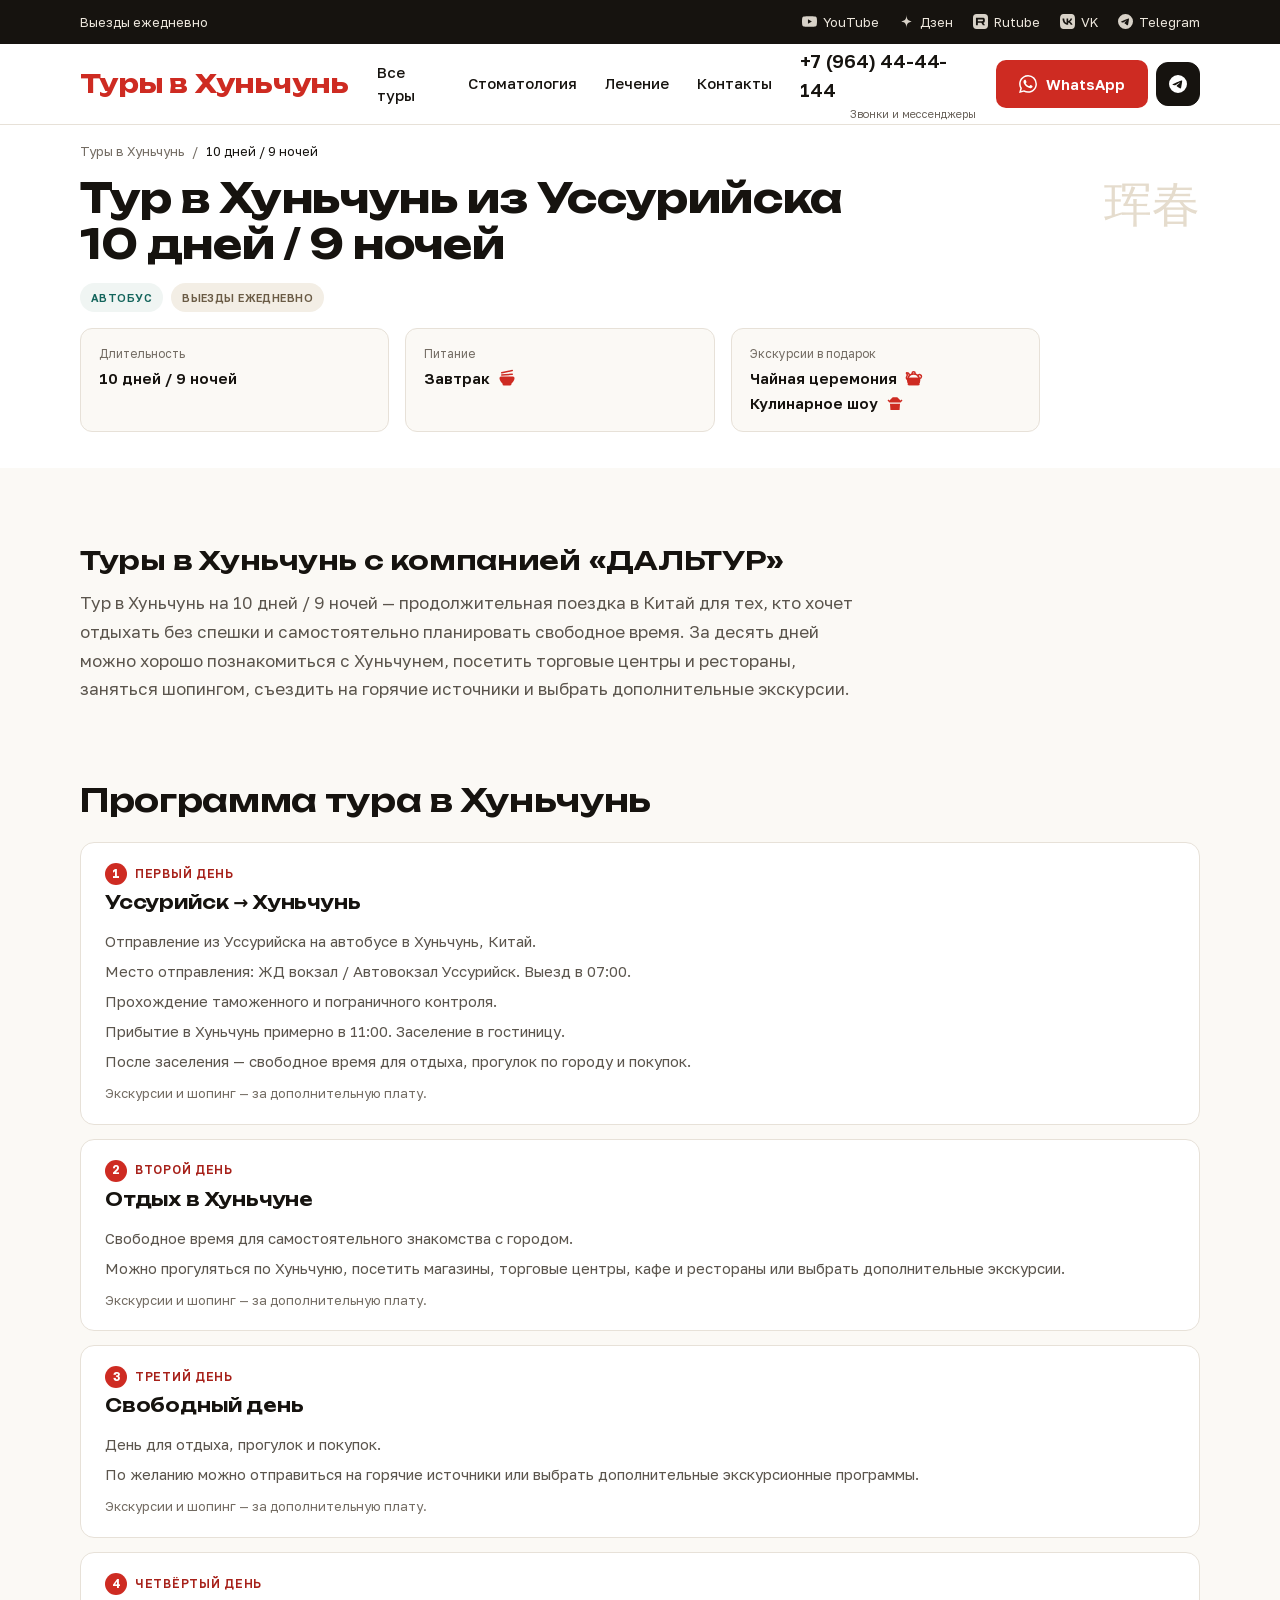
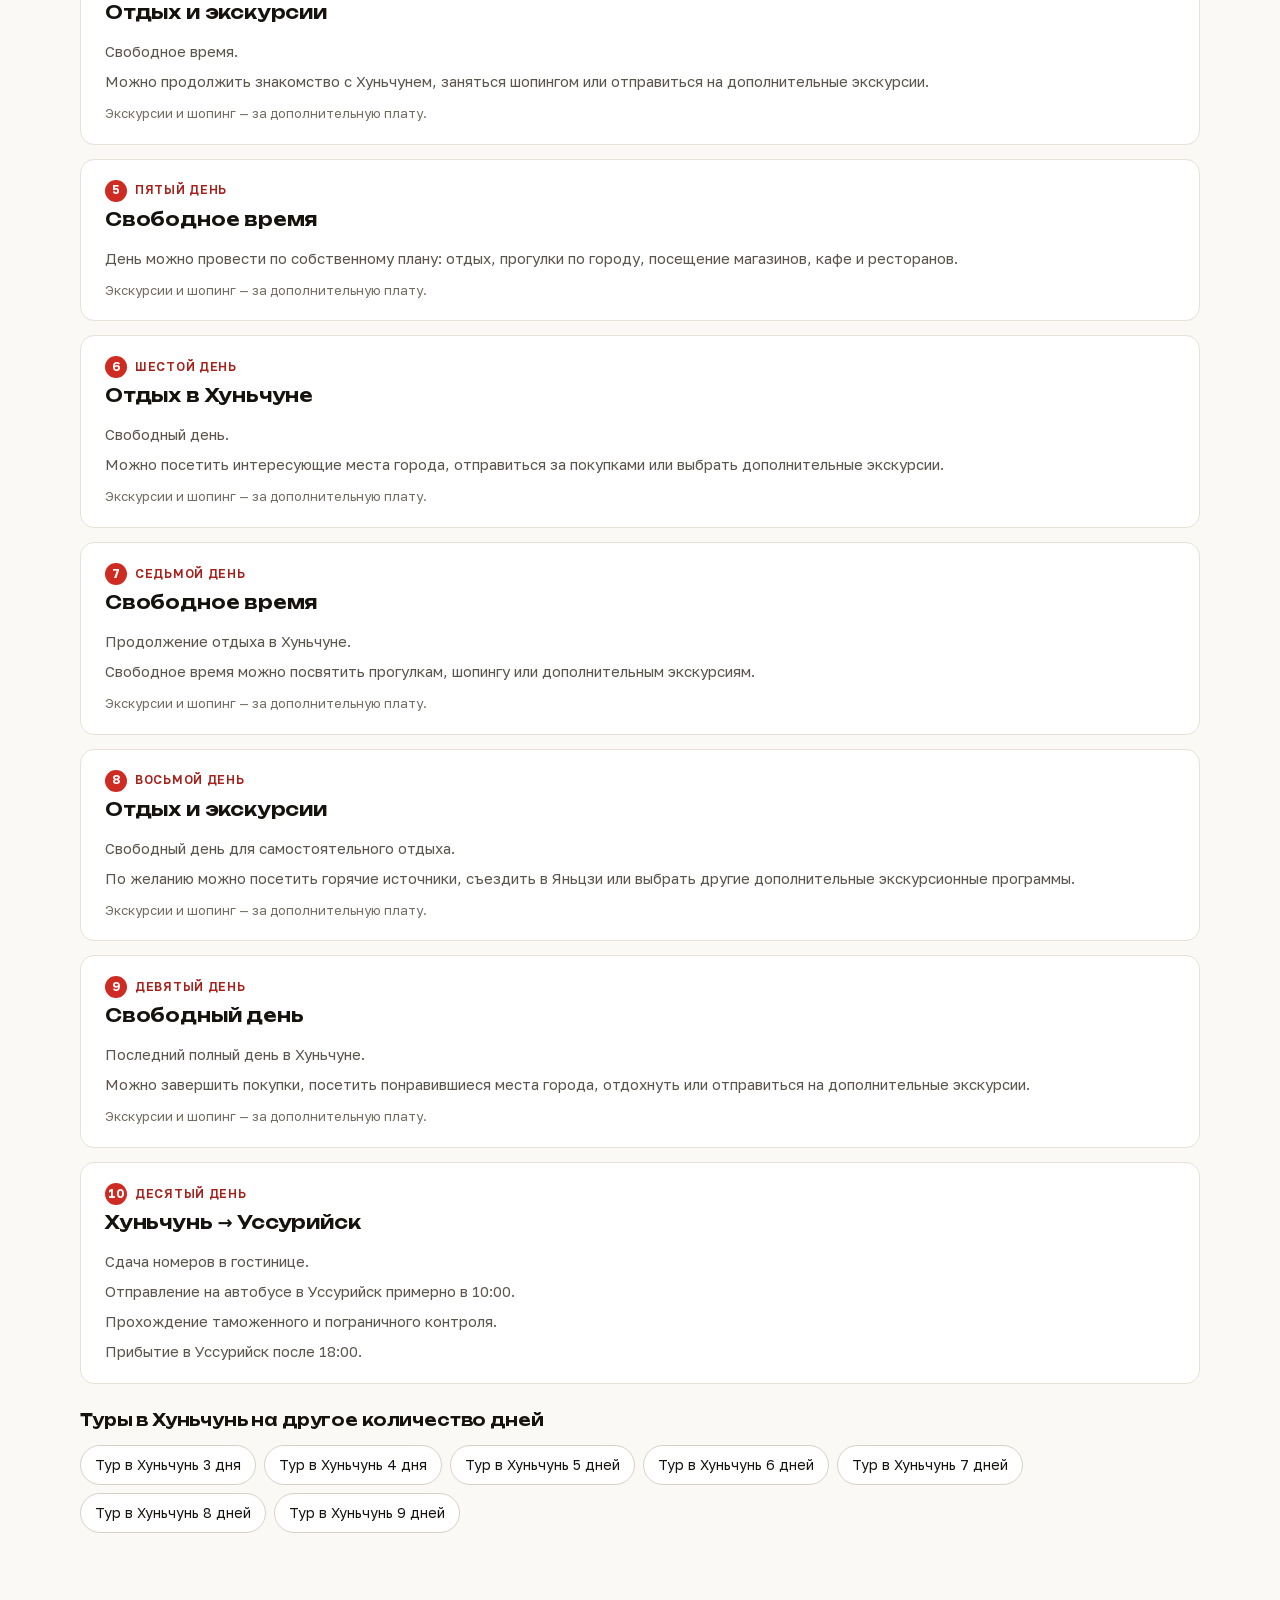
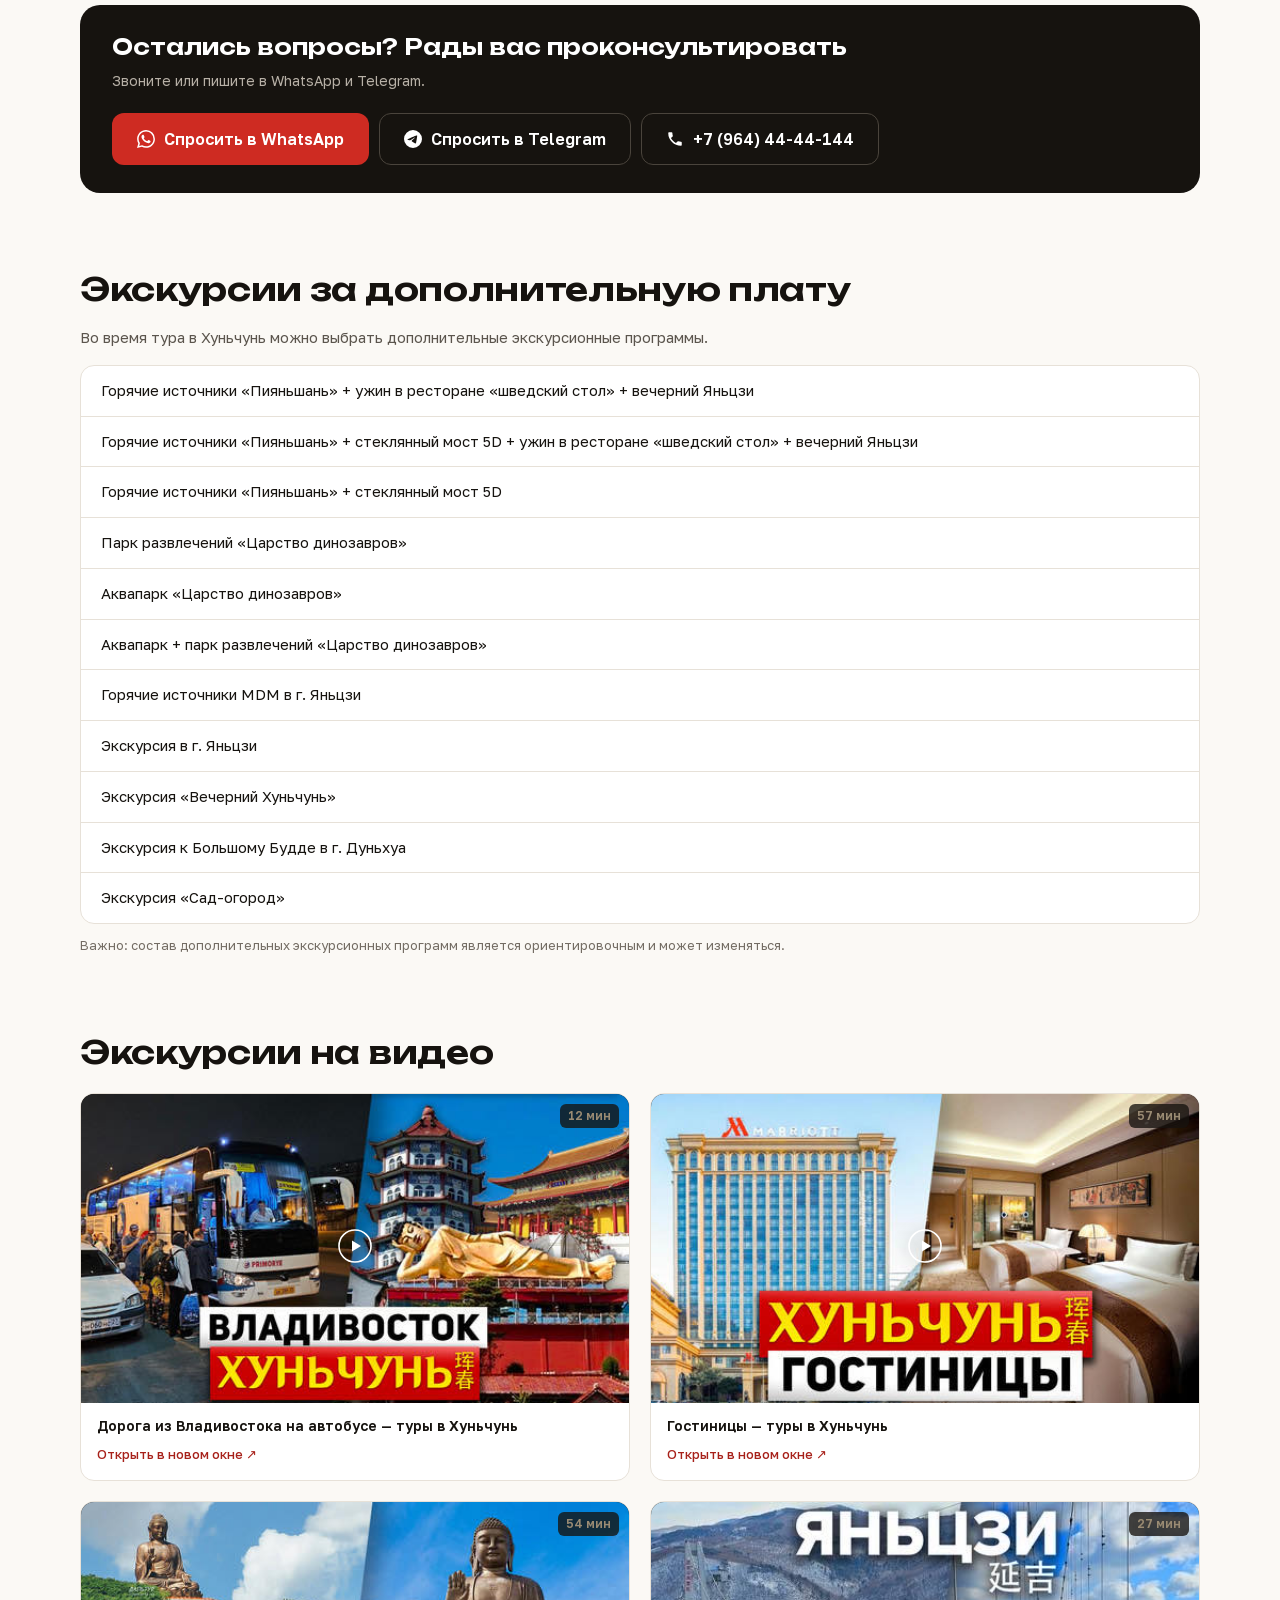
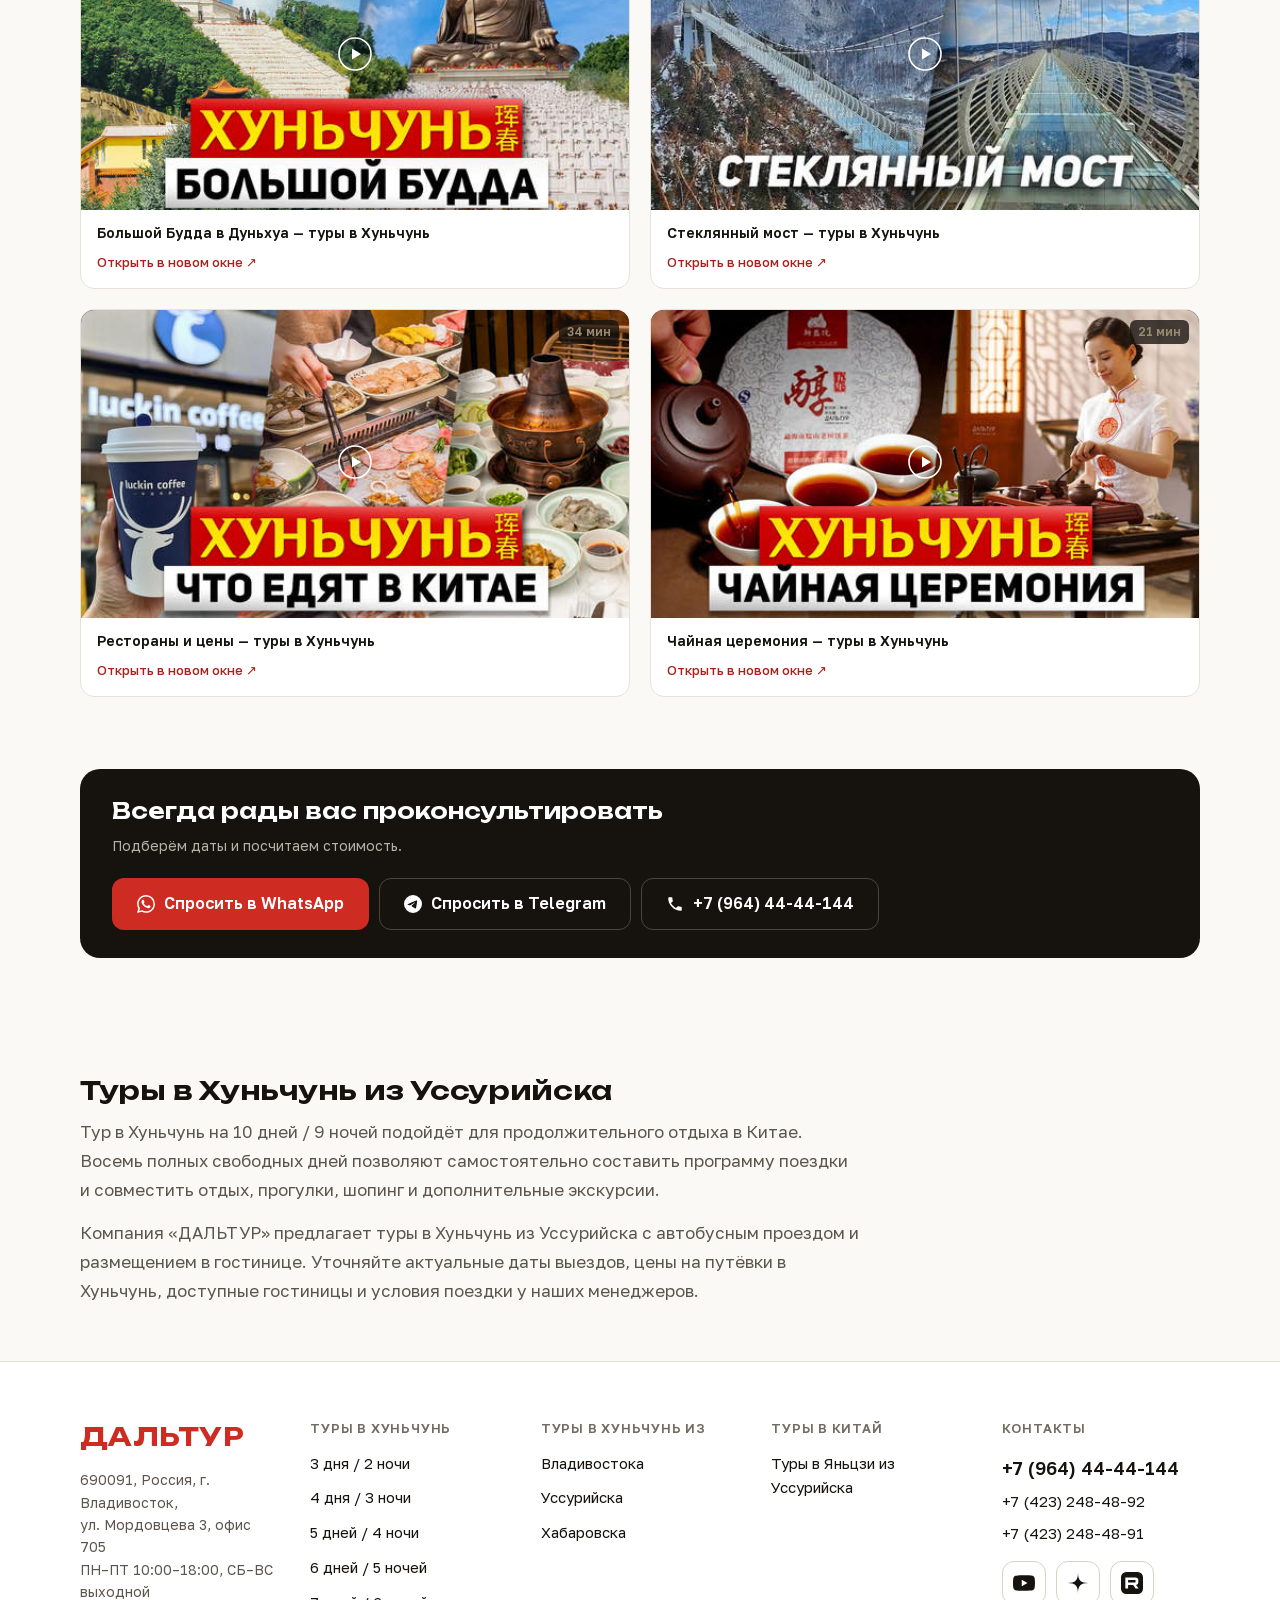
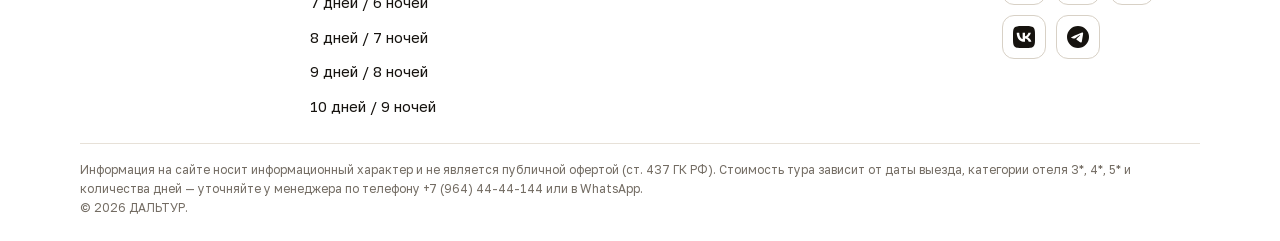
<file: tur-10-dney.html>
<!doctype html>
<html lang="ru">
<head>
<meta charset="utf-8">
<meta name="viewport" content="width=device-width, initial-scale=1">
<title>Тур в Хуньчунь 10 дней / 9 ночей из Уссурийска — ДАЛЬТУР</title>
<meta name="description" content="Тур в Хуньчунь на 10 дней / 9 ночей из Уссурийска: программа по дням, выезды ежедневно. Стоимость уточняйте по телефону +7 (964) 44-44-144.">
<link rel="canonical" href="https://ussuriysk.hunchun-hunchun.ru/tur-10-dney.html">
<meta property="og:url" content="https://ussuriysk.hunchun-hunchun.ru/tur-10-dney.html">
<meta name="theme-color" content="#FBF9F5">
<meta property="og:type" content="website">
<meta property="og:title" content="Тур в Хуньчунь 10 дней / 9 ночей из Уссурийска — ДАЛЬТУР">
<meta property="og:description" content="Тур в Хуньчунь на 10 дней / 9 ночей из Уссурийска: программа по дням, выезды ежедневно. Стоимость уточняйте по телефону +7 (964) 44-44-144.">
<meta property="og:locale" content="ru_RU">
<meta property="og:site_name" content="ДАЛЬТУР">
<link rel="icon" href="/favicon.ico" sizes="48x48">
<link rel="icon" href="assets/favicon.svg" type="image/svg+xml">
<link rel="apple-touch-icon" href="assets/apple-touch-icon.png">
<script type="application/ld+json">{"@context":"https://schema.org","@graph":[{"@type":"TravelAgency","@id":"https://hunchun-hunchun.ru/#org","name":"ДАЛЬТУР","url":"https://hunchun-hunchun.ru/","logo":"https://hunchun-hunchun.ru/assets/apple-touch-icon.png","image":"https://hunchun-hunchun.ru/assets/apple-touch-icon.png","telephone":["+79644444144","+74232484892","+74232484891"],"address":{"@type":"PostalAddress","streetAddress":"ул. Мордовцева, 3, офис 705","addressLocality":"Владивосток","postalCode":"690091","addressCountry":"RU"},"openingHoursSpecification":[{"@type":"OpeningHoursSpecification","dayOfWeek":["Monday","Tuesday","Wednesday","Thursday","Friday"],"opens":"10:00","closes":"18:00"}],"sameAs":["https://www.youtube.com/@DALTOUR","https://dzen.ru/daltour","https://rutube.ru/channel/54520250/","https://vk.ru/daltourvk","https://t.me/daltourChina"]},{"@type":"TouristTrip","name":"Тур в Хуньчунь из Уссурийска — 10 дней / 9 ночей","description":"Тур в Хуньчунь на 10 дней / 9 ночей — продолжительная поездка в Китай для тех, кто хочет отдыхать без спешки и самостоятельно планировать свободное время. За десять дней можно хорошо познакомиться с Хуньчунем, посетить торговые центры и рестораны, заняться шопингом, съездить на горячие источники и выбрать дополнительные экскурсии.","url":"https://ussuriysk.hunchun-hunchun.ru/tur-10-dney.html","touristType":"Автобусный тур","provider":{"@id":"https://hunchun-hunchun.ru/#org"},"itinerary":{"@type":"ItemList","itemListElement":[{"@type":"ListItem","position":1,"name":"Первый день: Уссурийск → Хуньчунь","description":"Отправление из Уссурийска на автобусе в Хуньчунь, Китай. Место отправления: ЖД вокзал / Автовокзал Уссурийск. Выезд в 07:00. Прохождение таможенного и пограничного контроля. Прибытие в Хуньчунь примерно в 11:00. Заселение в гостиницу. После заселения — свободное время для отдыха, прогулок по городу и покупок."},{"@type":"ListItem","position":2,"name":"Второй день: отдых в Хуньчуне","description":"Свободное время для самостоятельного знакомства с городом. Можно прогуляться по Хуньчуню, посетить магазины, торговые центры, кафе и рестораны или выбрать дополнительные экскурсии."},{"@type":"ListItem","position":3,"name":"Третий день: свободный день","description":"День для отдыха, прогулок и покупок. По желанию можно отправиться на горячие источники или выбрать дополнительные экскурсионные программы."},{"@type":"ListItem","position":4,"name":"Четвёртый день: отдых и экскурсии","description":"Свободное время. Можно продолжить знакомство с Хуньчунем, заняться шопингом или отправиться на дополнительные экскурсии."},{"@type":"ListItem","position":5,"name":"Пятый день: свободное время","description":"День можно провести по собственному плану: отдых, прогулки по городу, посещение магазинов, кафе и ресторанов."},{"@type":"ListItem","position":6,"name":"Шестой день: отдых в Хуньчуне","description":"Свободный день. Можно посетить интересующие места города, отправиться за покупками или выбрать дополнительные экскурсии."},{"@type":"ListItem","position":7,"name":"Седьмой день: свободное время","description":"Продолжение отдыха в Хуньчуне. Свободное время можно посвятить прогулкам, шопингу или дополнительным экскурсиям."},{"@type":"ListItem","position":8,"name":"Восьмой день: отдых и экскурсии","description":"Свободный день для самостоятельного отдыха. По желанию можно посетить горячие источники, съездить в Яньцзи или выбрать другие дополнительные экскурсионные программы."},{"@type":"ListItem","position":9,"name":"Девятый день: свободный день","description":"Последний полный день в Хуньчуне. Можно завершить покупки, посетить понравившиеся места города, отдохнуть или отправиться на дополнительные экскурсии."},{"@type":"ListItem","position":10,"name":"Десятый день: Хуньчунь → Уссурийск","description":"Сдача номеров в гостинице. Отправление на автобусе в Уссурийск примерно в 10:00. Прохождение таможенного и пограничного контроля. Прибытие в Уссурийск после 18:00."}]}},{"@type":"BreadcrumbList","itemListElement":[{"@type":"ListItem","position":1,"name":"Туры в Хуньчунь","item":"https://ussuriysk.hunchun-hunchun.ru/"},{"@type":"ListItem","position":2,"name":"10 дней / 9 ночей","item":"https://ussuriysk.hunchun-hunchun.ru/tur-10-dney.html"}]}]}</script>
<link rel="preload" href="assets/fonts/unbounded-cyrillic.woff2?v=3e88c0f8" as="font" type="font/woff2" crossorigin>
<link rel="preload" href="assets/fonts/golos-cyrillic.woff2?v=d1593288" as="font" type="font/woff2" crossorigin>
<style>@font-face{font-family:'Golos Text';font-style:normal;font-weight:400 700;font-display:swap;src:url(assets/fonts/golos-cyrillic.woff2?v=d1593288) format('woff2');unicode-range:U+0301, U+0400-045F, U+0490-0491, U+04B0-04B1, U+2116}@font-face{font-family:'Golos Text';font-style:normal;font-weight:400 700;font-display:swap;src:url(assets/fonts/golos-latin.woff2?v=4016a99a) format('woff2');unicode-range:U+0000-00FF, U+0131, U+0152-0153, U+02BB-02BC, U+02C6, U+02DA, U+02DC, U+0304, U+0308, U+0329, U+2000-206F, U+20AC, U+2122, U+2191, U+2193, U+2212, U+2215, U+FEFF, U+FFFD}@font-face{font-family:'Unbounded';font-style:normal;font-weight:600 700;font-display:swap;src:url(assets/fonts/unbounded-cyrillic.woff2?v=3e88c0f8) format('woff2');unicode-range:U+0301, U+0400-045F, U+0490-0491, U+04B0-04B1, U+2116}@font-face{font-family:'Unbounded';font-style:normal;font-weight:600 700;font-display:swap;src:url(assets/fonts/unbounded-latin.woff2?v=aef5c246) format('woff2');unicode-range:U+0000-00FF, U+0131, U+0152-0153, U+02BB-02BC, U+02C6, U+02DA, U+02DC, U+0304, U+0308, U+0329, U+2000-206F, U+20AC, U+2122, U+2191, U+2193, U+2212, U+2215, U+FEFF, U+FFFD}:root{--red: #CE2B22;--red-deep: #A7211A;--red-darker: #7A1711;--ink: #16130F;--ink-soft: #3D382F;--jade: #14655C;--paper: #FBF9F5;--card: #FFFFFF;--line: #E7E1D8;--line-strong: #D8D1C6;--muted: #5B554D;--muted-2: #6A635B;--muted-3: #736C63;--sand: #F3EEE5;--sand-deep: #C9B9A2;--hiero: #CDBFAC;--jade-bg: #F0F5F3;--red-bg: #FBEDEC;--note-bg: #FBF4E8;--note-line: #EBDCC2;--dark-field: #221E19;--dark-line: #3A352E;--dark-text: #B8B1A7;--display: 'Unbounded','Golos Text',system-ui,sans-serif;--body: 'Golos Text',system-ui,-apple-system,'Segoe UI',sans-serif;--r-btn: 10px;--r-card: 16px;--r-block: 20px;--gutter: 20px;--maxw: 1440px;}*,*::before,*::after{box-sizing: border-box;}html{-webkit-text-size-adjust: 100%;scroll-behavior: smooth;}body{margin: 0;font-family: var(--body);font-size: 16px;line-height: 1.55;color: var(--ink);background: var(--paper);-webkit-font-smoothing: antialiased;overflow-wrap: break-word;}body.is-locked{overflow: hidden;}img{max-width: 100%;display: block;}a{color: var(--red-deep);text-decoration: none;}a:hover{color: var(--red-darker);}h1,h2,h3{font-family: var(--display);letter-spacing: -0.01em;margin: 0;}h1{font-weight: 700;}h2,h3{font-weight: 600;}p{margin: 0;}ul{margin: 0;padding: 0;list-style: none;}button{font: inherit;}:focus-visible{outline: 2px solid var(--red-deep);outline-offset: 2px;border-radius: 4px;}.br-desktop{display: none;}.visually-hidden{position: absolute;width: 1px;height: 1px;padding: 0;margin: -1px;overflow: hidden;clip: rect(0 0 0 0);white-space: nowrap;border: 0;}.skip-link{position: absolute;left: 12px;top: -60px;z-index: 100;padding: 10px 16px;background: var(--ink);color: #fff;border-radius: var(--r-btn);font-weight: 600;transition: top .15s;}.skip-link:focus{top: 12px;color: #fff;}.wrap{width: 100%;max-width: var(--maxw);margin: 0 auto;padding-left: var(--gutter);padding-right: var(--gutter);}.section{padding-top: 40px;}.section__head{display: flex;flex-wrap: wrap;align-items: baseline;justify-content: space-between;gap: 8px 24px;}.section__head h2{font-size: 24px;}.section__note{font-size: 13px;color: var(--muted-2);}.btn{display: inline-flex;align-items: center;justify-content: center;gap: 9px;min-height: 52px;padding: 0 24px;border: 1px solid transparent;border-radius: 12px;font-size: 16px;font-weight: 600;line-height: 1.2;text-align: center;cursor: pointer;transition: background-color .15s,border-color .15s,color .15s;}.btn--primary{background: var(--red);color: #fff;}.btn--primary:hover{background: var(--red-deep);color: #fff;}.btn--ghost{background: var(--card);color: var(--ink);border-color: var(--line-strong);}.btn--ghost:hover{border-color: var(--ink);color: var(--ink);}.btn--dark{background: var(--ink);color: #fff;}.btn--dark:hover{background: #2A251E;color: #fff;}.btn--sm{min-height: 44px;padding: 0 18px;font-size: 15px;border-radius: var(--r-btn);}.btn--wide{width: 100%;}.tag{display: inline-flex;align-items: center;padding: 6px 11px;border-radius: 999px;font-size: 11px;font-weight: 600;letter-spacing: 0.04em;white-space: nowrap;}.tag--jade{background: var(--jade-bg);color: var(--jade);}.tag--red{background: var(--red-bg);color: var(--red-deep);}.tag--sand{background: var(--sand);color: #6A5B45;}.tag--onsand{background: #fff;color: var(--jade);}.tag--onsand.tag--red{background: #fff;color: var(--red-deep);}.field{display: flex;flex-direction: column;gap: 6px;}.field>label{font-size: 12px;font-weight: 600;color: var(--muted-2);}.field select,.field input{width: 100%;height: 48px;padding: 0 12px;border: 1px solid var(--line-strong);border-radius: var(--r-btn);background: var(--card);font-family: inherit;font-size: 16px;color: var(--ink);}.field select{appearance: none;padding-right: 34px;background-image: url("data:image/svg+xml,%3Csvg xmlns='http://www.w3.org/2000/svg' width='10' height='6' fill='none'%3E%3Cpath d='M1 1l4 4 4-4' stroke='%238B837A' stroke-width='1.5' stroke-linecap='round'/%3E%3C/svg%3E");background-repeat: no-repeat;background-position: right 14px center;}.topbar{display: none;background: var(--ink);color: #EDE7DD;font-size: 13px;}.topbar .wrap{min-height: 44px;display: flex;align-items: center;justify-content: space-between;gap: 20px;}.topbar__right{display: flex;align-items: center;gap: 20px;}.topbar__hours{color: #ACA69C;}.topbar__sep{color: #4A443C;}.topbar a{color: #EDE7DD;}.topbar a:hover{color: #fff;}.header{position: sticky;top: 0;z-index: 40;background: var(--card);border-bottom: 1px solid var(--line);}.header .wrap{min-height: 64px;display: flex;align-items: center;gap: 12px;}.logo{font-family: var(--display);font-weight: 700;font-size: 20px;letter-spacing: 0.01em;color: var(--red);}.logo:hover{color: var(--red-deep);}.header__nav{display: none;}.header__contacts{display: none;}.icon-btn{flex: none;width: 44px;height: 44px;display: inline-flex;align-items: center;justify-content: center;border: 1px solid var(--line-strong);border-radius: 12px;background: var(--card);color: var(--ink);cursor: pointer;}.icon-btn--plain{border-color: transparent;}.icon-btn--accent{background: var(--red);border-color: var(--red);color: #fff;}.icon-btn--accent:hover{background: var(--red-deep);border-color: var(--red-deep);color: #fff;}.header__spacer{flex: 1 1 auto;}.header__center{flex: 1 1 auto;display: flex;justify-content: center;}.drawer{position: fixed;inset: 0;z-index: 60;display: none;}.drawer[data-open="true"]{display: block;}.drawer__backdrop{position: absolute;inset: 0;background: rgba(22,19,15,.5);border: 0;padding: 0;cursor: pointer;}.drawer__panel{position: absolute;inset: 0 0 0 auto;width: min(320px,88vw);background: var(--card);padding: 16px var(--gutter) 28px;display: flex;flex-direction: column;gap: 4px;overflow-y: auto;}.drawer__top{display: flex;align-items: center;justify-content: space-between;margin-bottom: 12px;}.drawer__panel a{min-height: 48px;display: flex;align-items: center;font-size: 17px;font-weight: 500;color: var(--ink);border-bottom: 1px solid var(--line);}.drawer__panel a:last-child{border-bottom: 0;}.drawer__contacts{margin-top: 20px;display: flex;flex-direction: column;gap: 10px;}.drawer__panel .drawer__contacts a{min-height: 52px;justify-content: center;font-size: 16px;font-weight: 600;border-bottom: 1px solid var(--line-strong);}.drawer__panel .drawer__contacts .btn--primary{color: #fff;border-bottom: 0;}.hero{background: var(--card);padding-top: 28px;padding-bottom: 8px;}.hero__grid{display: flex;flex-direction: column;gap: 24px;}.hero__eyebrow{display: block;font-size: 11px;font-weight: 600;letter-spacing: 0.12em;color: var(--red);}.hero h1{margin-top: 12px;font-size: 30px;line-height: 1.1;text-wrap: balance;}.hero__lead{margin-top: 14px;font-size: 16px;color: var(--muted);}.hero__actions{margin-top: 20px;display: flex;flex-direction: column;gap: 10px;}.hero__facts{margin-top: 22px;display: flex;flex-direction: column;gap: 10px;}.hero__fact{display: flex;align-items: center;gap: 9px;font-size: 14px;color: var(--ink-soft);}.hero__fact svg{flex: none;}.hero__art{min-height: 200px;background: var(--paper);border: 1px solid var(--line);border-radius: var(--r-block);display: flex;flex-direction: column;align-items: center;justify-content: center;gap: 10px;padding: 24px;text-align: center;}.hero__art b{font-size: 15px;color: var(--muted-3);}.hero__art span{font-size: 13px;color: #A39A8E;max-width: 380px;}.picker{background: var(--card);padding-top: 20px;padding-bottom: 8px;}.picker__box{padding: 16px;background: var(--paper);border: 1px solid var(--line);border-radius: var(--r-card);display: flex;flex-direction: column;gap: 12px;}.dest-grid{margin-top: 18px;display: grid;grid-template-columns: repeat(2,minmax(0,1fr));gap: 12px;}.dest{min-height: 108px;padding: 14px;background: var(--card);border: 1px solid var(--line);border-radius: 14px;display: flex;flex-direction: column;justify-content: space-between;gap: 12px;color: var(--ink);transition: border-color .15s,transform .15s;}.dest:hover{border-color: var(--ink);color: var(--ink);transform: translateY(-2px);}.dest__hiero{font-size: 20px;line-height: 1;color: var(--hiero);}.dest__name{display: block;font-size: 16px;font-weight: 600;}.dest__meta{display: block;margin-top: 2px;font-size: 12px;color: var(--muted-2);}.tour-grid{margin-top: 18px;display: grid;grid-template-columns: minmax(0,1fr);gap: 14px;}.tour{background: var(--card);border: 1px solid var(--line);border-radius: var(--r-card);overflow: hidden;color: var(--ink);display: flex;flex-direction: column;transition: border-color .15s;}.tour:hover{border-color: var(--ink);color: var(--ink);}.tour__top{min-height: 76px;padding: 14px 16px;background: var(--sand);display: flex;align-items: flex-start;justify-content: space-between;gap: 12px;}.tour__hiero{font-size: 26px;line-height: 1;color: var(--sand-deep);}.tour__body{padding: 16px;display: flex;flex-direction: column;flex-grow: 1;}.tour__title{font-size: 18px;font-weight: 600;line-height: 1.25;font-family: var(--body);}.tour__list{margin-top: 12px;display: flex;flex-direction: column;gap: 7px;font-size: 14px;line-height: 1.45;color: var(--muted);}.tour__foot{margin-top: auto;padding-top: 16px;display: flex;align-items: center;justify-content: space-between;gap: 12px;}.tour__price{font-size: 18px;font-weight: 700;}.tour__price small{display: block;font-size: 12px;font-weight: 400;color: var(--muted-2);}.tour-list{margin-top: 20px;display: grid;grid-template-columns: minmax(0,1fr);gap: 12px;}.tour-row{padding: 18px;background: var(--card);border: 1px solid var(--line);border-radius: var(--r-card);display: flex;flex-direction: column;justify-content: space-between;gap: 16px;min-height: 150px;color: var(--ink);transition: border-color .15s;}.tour-row:hover{border-color: var(--ink);color: var(--ink);}.tour-row[data-featured="true"]{border-width: 2px;border-color: var(--ink);padding: 17px;}.tour-row__head{display: flex;flex-direction: column-reverse;align-items: flex-start;gap: 10px;}.tour-row__name{font-size: 19px;font-weight: 600;line-height: 1.25;}.tour-row__foot{display: flex;align-items: flex-end;justify-content: space-between;gap: 12px;}.tour-row__desc{font-size: 13px;color: var(--muted-2);line-height: 1.45;}.tour-row__price{font-size: 17px;font-weight: 700;white-space: nowrap;}.filters{display: flex;align-items: center;gap: 8px;overflow-x: auto;padding-bottom: 4px;scrollbar-width: none;-webkit-overflow-scrolling: touch;}.filters::-webkit-scrollbar{display: none;}.chip{flex: none;min-height: 40px;padding: 0 16px;display: inline-flex;align-items: center;background: var(--card);color: var(--ink);border: 1px solid var(--line-strong);border-radius: 999px;font-size: 14px;font-weight: 500;cursor: pointer;white-space: nowrap;}.chip[aria-pressed="true"]{background: var(--ink);color: #fff;border-color: var(--ink);font-weight: 600;}.filters__sep{flex: none;width: 1px;height: 28px;background: var(--line);margin: 0 4px;}.toolbar{margin-top: 20px;display: flex;flex-direction: column;gap: 12px;}.toolbar__sort{display: flex;align-items: center;gap: 10px;}.toolbar__sort label{font-size: 14px;color: var(--muted-2);white-space: nowrap;}.toolbar__sort select{height: 40px;width: auto;min-width: 180px;}.results-count{font-size: 14px;color: var(--muted-2);}.why-grid{margin-top: 18px;display: grid;grid-template-columns: minmax(0,1fr);gap: 12px;}.why{padding: 14px 16px;background: var(--card);border: 1px solid var(--line);border-radius: 14px;display: flex;flex-direction: column;gap: 6px;}.why svg{display: none;}.why b{font-size: 16px;font-weight: 600;}.why span{font-size: 14px;line-height: 1.5;color: var(--muted);}.lead{padding: 22px 20px;background: var(--ink);border-radius: var(--r-block);display: flex;flex-direction: column;gap: 16px;}.lead h2{font-size: 20px;line-height: 1.25;color: #fff;}.lead p{margin-top: 10px;font-size: 14px;line-height: 1.5;color: var(--dark-text);}.lead form{display: flex;flex-direction: column;gap: 12px;}.lead .field>label{color: var(--dark-text);}.lead .field input{height: 50px;border-color: var(--dark-line);background: var(--dark-field);color: #fff;}.lead .field input::placeholder{color: #7C756B;}.lead__consent{font-size: 12px;line-height: 1.5;color: #8E877D;}.lead__consent a{color: var(--dark-text);text-decoration: underline;}.cta{padding: 24px 20px;background: var(--ink);border-radius: var(--r-block);display: flex;flex-direction: column;gap: 18px;}.cta b{display: block;font-family: var(--display);font-weight: 600;font-size: 20px;color: #fff;}.cta span{display: block;margin-top: 8px;font-size: 14px;color: var(--dark-text);}.cta__actions{display: flex;flex-direction: column;gap: 10px;}.cta__actions .btn--ghost{background: transparent;color: #fff;border-color: #4A443C;}.cta__actions .btn--ghost:hover{border-color: #fff;color: #fff;}.footer{margin-top: 40px;padding-top: 28px;background: var(--card);border-top: 1px solid var(--line);}.footer__grid{display: flex;flex-direction: column;gap: 24px;}.footer__col h3{font-family: var(--body);font-size: 13px;font-weight: 600;letter-spacing: 0.06em;color: var(--muted-3);}.footer__col ul{margin-top: 12px;display: flex;flex-direction: column;gap: 10px;}.footer__col ul a{font-size: 15px;color: var(--ink);}.footer__col ul a:hover{color: var(--red-deep);}.footer__addr{margin-top: 12px;font-size: 14px;line-height: 1.6;color: var(--muted);}.footer__phones{margin-top: 16px;display: flex;flex-direction: column;gap: 8px;}.footer__phones a{font-size: 15px;color: var(--ink);}.footer__phones a:first-child{font-size: 18px;font-weight: 600;}.footer__social{margin-top: 16px;display: flex;gap: 10px;}.footer__social a{width: 44px;height: 44px;border: 1px solid var(--line-strong);border-radius: 12px;display: flex;align-items: center;justify-content: center;font-size: 12px;font-weight: 600;color: var(--ink);}.footer__social a:hover{border-color: var(--ink);}.footer__legal{margin-top: 24px;padding: 16px 0 24px;border-top: 1px solid var(--line);font-size: 12px;line-height: 1.6;color: var(--muted-3);}.crumbs{display: flex;flex-wrap: wrap;align-items: center;gap: 8px;font-size: 13px;color: var(--muted-3);padding-top: 16px;}.crumbs a{color: var(--muted-3);}.crumbs a:hover{color: var(--ink);}.crumbs [aria-current]{color: var(--ink);}.page-head{background: var(--card);padding-bottom: 24px;}.page-head__row{margin-top: 16px;display: flex;align-items: flex-end;justify-content: space-between;gap: 20px;}.page-head h1{font-size: 26px;line-height: 1.12;}.page-head p{margin-top: 14px;font-size: 16px;color: var(--muted);}.page-head__hiero{display: none;font-family: var(--display);font-size: 56px;line-height: 1;color: #E5DCCD;}.tour-head{background: var(--card);padding-bottom: 20px;}.tour-head__row{margin-top: 14px;display: flex;align-items: flex-start;justify-content: space-between;gap: 12px;}.tour-head h1{font-size: 26px;line-height: 1.15;}.tour-head__hiero{font-size: 22px;line-height: 1.2;color: #E5DCCD;white-space: nowrap;}.tour-head__tags{margin-top: 16px;display: flex;gap: 8px;flex-wrap: wrap;}.facts{margin-top: 16px;display: grid;grid-template-columns: repeat(2,minmax(0,1fr));gap: 10px;}.fact{padding: 12px 14px;background: var(--paper);border: 1px solid var(--line);border-radius: 12px;}.fact dt{font-size: 12px;color: var(--muted-3);}.fact dd{margin: 3px 0 0;font-size: 15px;font-weight: 600;}.pricebox{margin-top: 16px;padding: 16px;background: var(--paper);border: 1px solid var(--line);border-radius: 14px;display: flex;align-items: center;justify-content: space-between;gap: 16px;flex-wrap: wrap;}.pricebox b{display: block;font-size: 20px;font-weight: 700;}.pricebox span{display: block;font-size: 12px;color: var(--muted-2);}.days{margin-top: 16px;display: flex;flex-direction: column;gap: 12px;}.day{padding: 16px;background: var(--card);border: 1px solid var(--line);border-radius: 14px;}.day__head{display: flex;align-items: center;gap: 10px;}.day__num{flex: none;width: 28px;height: 28px;background: var(--ink);color: #fff;border-radius: 8px;display: flex;align-items: center;justify-content: center;font-size: 13px;font-weight: 700;}.day__title{font-size: 16px;font-weight: 600;}.day p{margin-top: 12px;font-size: 14px;line-height: 1.6;color: var(--muted);}.incl{margin-top: 16px;display: grid;grid-template-columns: minmax(0,1fr);gap: 12px;}.incl__box{padding: 16px;background: var(--card);border: 1px solid var(--line);border-radius: 14px;}.incl__box h3{font-family: var(--body);font-size: 12px;font-weight: 600;letter-spacing: 0.06em;}.incl__box h3.is-in{color: var(--jade);}.incl__box h3.is-out{color: var(--red-deep);}.incl__box ul{margin-top: 10px;display: flex;flex-direction: column;gap: 7px;font-size: 14px;line-height: 1.5;color: var(--ink-soft);}.incl__box li{padding-left: 14px;position: relative;}.incl__box li::before{content: "·";position: absolute;left: 2px;}.notice{margin-top: 16px;padding: 16px;background: var(--note-bg);border: 1px solid var(--note-line);border-radius: 14px;}.notice b{font-size: 15px;font-weight: 600;}.notice p{margin-top: 10px;font-size: 14px;line-height: 1.6;color: var(--muted);}.pill-row{margin-top: 12px;display: flex;flex-wrap: wrap;gap: 8px;}.pill{min-height: 40px;padding: 0 14px;display: inline-flex;align-items: center;background: var(--card);border: 1px solid var(--line-strong);border-radius: 999px;font-size: 14px;color: var(--ink);}.pill:hover{border-color: var(--ink);color: var(--ink);}.stickybar{position: fixed;left: 0;right: 0;bottom: 0;z-index: 50;padding: 10px var(--gutter) calc(10px + env(safe-area-inset-bottom));background: var(--card);border-top: 1px solid var(--line);display: flex;align-items: center;gap: 10px;}.stickybar__price{display: flex;flex-direction: column;line-height: 1.2;}.stickybar__price small{font-size: 11px;color: var(--muted-3);}.stickybar__price b{font-size: 16px;}.stickybar .btn{flex: 1 1 auto;min-height: 48px;padding: 0 14px;font-size: 15px;}body.has-stickybar{padding-bottom: 88px;}.swatches{margin-top: 14px;display: grid;grid-template-columns: repeat(2,minmax(0,1fr));gap: 12px;}.swatch__chip{height: 72px;border-radius: 12px;border: 1px solid var(--line);}.swatch b{display: block;margin-top: 8px;font-size: 13px;font-weight: 600;}.swatch span{display: block;font-size: 12px;color: var(--muted-2);}.kv{margin-top: 14px;display: flex;flex-direction: column;gap: 8px;font-size: 14px;line-height: 1.5;color: var(--ink-soft);}.eyebrow{font-size: 12px;font-weight: 600;letter-spacing: 0.08em;color: var(--muted-3);}.rules{margin-top: 12px;display: grid;grid-template-columns: minmax(0,1fr);gap: 10px 32px;font-size: 14px;line-height: 1.5;color: var(--ink-soft);}@media (min-width: 768px){:root{--gutter: 40px;}.section{padding-top: 56px;}.section__head h2{font-size: 28px;}.hero{padding-top: 48px;}.hero h1{font-size: 40px;}.hero__lead{font-size: 18px;}.hero__actions{flex-direction: row;}.hero__facts{flex-direction: row;flex-wrap: wrap;gap: 24px;}.hero__art{min-height: 280px;}.picker__box{flex-direction: row;align-items: flex-end;gap: 16px;padding: 18px 20px;background: var(--card);box-shadow: 0 6px 24px rgba(22,19,15,.06);}.picker__box .field{flex: 1 1 0;}.dest-grid{grid-template-columns: repeat(3,minmax(0,1fr));gap: 16px;}.tour-grid{grid-template-columns: repeat(2,minmax(0,1fr));gap: 20px;}.tour-list{grid-template-columns: repeat(2,minmax(0,1fr));}.why-grid{grid-template-columns: repeat(2,minmax(0,1fr));gap: 20px;}.incl{grid-template-columns: repeat(2,minmax(0,1fr));gap: 20px;}.facts{grid-template-columns: repeat(4,minmax(0,1fr));}.swatches{grid-template-columns: repeat(3,minmax(0,1fr));}.rules{grid-template-columns: repeat(2,minmax(0,1fr));}.toolbar{flex-direction: row;align-items: center;justify-content: space-between;}.tour-row__head{flex-direction: row;justify-content: space-between;gap: 12px;}.lead{flex-direction: row;align-items: center;gap: 40px;padding: 32px;}.lead__text{flex: 1 1 45%;}.lead h2{font-size: 24px;}.lead form{flex: 1 1 55%;}.cta{flex-direction: row;align-items: center;justify-content: space-between;padding: 28px 32px;}.cta b{font-size: 22px;}.cta__actions{flex-direction: row;}.footer__grid{flex-direction: row;flex-wrap: wrap;gap: 32px;}.footer__col{flex: 1 1 180px;}.footer__col--brand{flex: 1 1 260px;}.page-head h1{font-size: 34px;}.page-head__hiero{display: block;font-size: 44px;}.tour-head h1{font-size: 32px;}.tour-head__hiero{font-size: 38px;}.stickybar{display: none;}body.has-stickybar{padding-bottom: 0;}}@media (min-width: 1100px){:root{--gutter: 80px;}body{font-size: 16px;}.topbar{display: block;}.header .wrap{min-height: 80px;gap: 28px;}.logo{font-size: 25px;}.header__burger{display: none;}.header__center{flex: none;justify-content: flex-start;}.header__nav{display: flex;align-items: center;gap: 28px;font-size: 15px;font-weight: 500;flex: 1 1 auto;}.header__nav a{color: var(--ink);display: inline-flex;align-items: center;gap: 6px;}.header__nav a:hover{color: var(--red-deep);}.header__contacts{display: flex;align-items: center;gap: 20px;}.header__phone{display: flex;flex-direction: column;align-items: flex-end;}.header__phone a{font-size: 19px;font-weight: 600;color: var(--ink);letter-spacing: -0.01em;}.header__phone span{font-size: 11px;color: var(--muted-2);}.header__contacts .btn{min-height: 48px;padding: 0 22px;border-radius: var(--r-btn);font-size: 15px;}.header__msgr-mobile,.hero__phone{display: none !important;}.section{padding-top: 72px;}.section__head h2{font-size: 32px;}.section__note{font-size: 15px;}.hero{padding-top: 72px;padding-bottom: 0;}.hero__grid{flex-direction: row;gap: 56px;align-items: flex-start;}.hero__col{width: 620px;max-width: 55%;}.hero h1{font-size: 50px;line-height: 1.06;}.br-desktop{display: inline;}.hero__lead{max-width: 520px;}.hero__actions{margin-top: 32px;}.hero__actions .btn{min-height: 54px;padding: 0 28px;}.hero__facts{margin-top: 40px;gap: 14px 24px;}.hero__art{flex: 1 1 auto;min-height: 372px;align-self: stretch;}.picker{padding-top: 28px;padding-bottom: 0;}.dest-grid{grid-template-columns: repeat(5,minmax(0,1fr));gap: 20px;}.dest{min-height: 158px;padding: 18px;border-radius: var(--r-card);}.dest__hiero{font-size: 26px;}.dest__name{font-size: 19px;}.dest__meta{font-size: 13px;margin-top: 4px;}.tour-grid{grid-template-columns: repeat(3,minmax(0,1fr));gap: 24px;}.tour{border-radius: var(--r-block);}.tour__top{min-height: 104px;padding: 16px 20px;}.tour__hiero{font-size: 34px;}.tour__body{padding: 20px;}.tour__title{font-size: 20px;}.tour__price{font-size: 20px;}.tour-list{grid-template-columns: repeat(3,minmax(0,1fr));gap: 20px;}.tour-row{min-height: 178px;padding: 20px;}.tour-row[data-featured="true"]{padding: 19px;}.tour-row__name{font-size: 20px;}.tour-row__price{font-size: 18px;}.why-grid{grid-template-columns: repeat(4,minmax(0,1fr));gap: 24px;}.why{background: transparent;border: 0;padding: 0;gap: 10px;}.why svg{display: block;}.why b{font-size: 17px;}.lead{padding: 36px 40px;gap: 56px;border-radius: 24px;}.lead h2{font-size: 28px;}.lead p{font-size: 15px;margin-top: 14px;}.lead form{flex-direction: row;flex-wrap: wrap;align-items: flex-end;gap: 12px;}.lead form .field{flex: 1 1 150px;}.lead form .btn{flex: 0 0 auto;min-height: 50px;}.lead__consent{flex: 1 0 100%;margin-top: 2px;}.footer{margin-top: 56px;padding-top: 56px;}.footer__grid{flex-wrap: nowrap;gap: 32px;}.footer__col--brand{flex: 1.4 1 0;}.footer__col{flex: 1 1 0;}.page-head h1{font-size: 42px;line-height: 1.08;}.page-head p{font-size: 17px;max-width: 720px;}.page-head__hiero{font-size: 56px;}.tour-head h1{font-size: 40px;}.tour-head__hiero{font-size: 48px;}.facts{gap: 16px;}.fact{padding: 16px 18px;}.pricebox{padding: 20px 24px;}.pricebox b{font-size: 24px;}.days{gap: 14px;}.day{padding: 20px 24px;}.day__title{font-size: 18px;}.day p{font-size: 15px;}.incl__box{padding: 24px 28px;border-radius: var(--r-block);}.incl__box h3{font-size: 13px;}.incl__box ul{font-size: 15px;gap: 9px;}.notice{padding: 20px 24px;}.swatches{grid-template-columns: repeat(6,minmax(0,1fr));}}@media (prefers-reduced-motion: reduce){html{scroll-behavior: auto;}*,*::before,*::after{transition-duration: .001ms !important;animation-duration: .001ms !important;}}@media print{.header,.topbar,.stickybar,.drawer,.cta,.lead{display: none !important;}body{background: #fff;}}.askprice{margin-top: 16px;padding: 16px;background: var(--paper);border: 1px solid var(--line);border-radius: 14px;display: flex;flex-direction: column;gap: 12px;}.askprice b{font-size: 17px;font-weight: 600;}.askprice p{font-size: 14px;line-height: 1.5;color: var(--muted);}.askprice__actions{display: flex;flex-direction: column;gap: 10px;}.videos{margin-top: 16px;display: grid;grid-template-columns: minmax(0,1fr);gap: 14px;}.video{background: var(--card);border: 1px solid var(--line);border-radius: 14px;overflow: hidden;}.video__frame{aspect-ratio: 16 / 9;background: var(--sand);display: flex;flex-direction: column;align-items: center;justify-content: center;gap: 8px;padding: 16px;text-align: center;}.video__frame b{font-size: 14px;font-weight: 600;color: #7A6A52;}.video__frame span{font-size: 12px;line-height: 1.5;color: #9A8B73;max-width: 320px;}.video__frame iframe{width: 100%;height: 100%;border: 0;display: block;}.video__cap{display: flex;flex-direction: column;align-items: flex-start;padding: 12px 16px 10px;font-size: 14px;font-weight: 600;}.msgr{display: flex;align-items: center;gap: 8px;}.msgr .icon-btn--tg{background: var(--ink);border-color: var(--ink);color: #fff;}.msgr .icon-btn--tg:hover{background: #2A251E;color: #fff;}.durations{margin-top: 18px;display: grid;grid-template-columns: minmax(0,1fr);gap: 12px;}.duration{padding: 18px;background: var(--card);border: 1px solid var(--line);border-radius: var(--r-card);display: flex;align-items: center;justify-content: space-between;gap: 16px;min-height: 92px;color: var(--ink);transition: border-color .15s,transform .15s;}.duration:hover{border-color: var(--ink);color: var(--ink);transform: translateY(-2px);}.duration__n{display: flex;flex-direction: column;gap: 4px;}.duration__days{font-family: var(--display);font-weight: 600;font-size: 20px;line-height: 1.15;}.duration__nights{font-size: 13px;color: var(--muted-2);}.duration__go{flex: none;display: inline-flex;align-items: center;gap: 8px;font-size: 14px;font-weight: 600;color: var(--red-deep);}@media (min-width: 768px){.durations{grid-template-columns: repeat(2,minmax(0,1fr));gap: 16px;}.videos{grid-template-columns: repeat(2,minmax(0,1fr));gap: 20px;}.askprice{flex-direction: row;align-items: center;justify-content: space-between;gap: 24px;}.askprice__actions{flex-direction: row;flex: none;}}@media (min-width: 1100px){.durations{grid-template-columns: repeat(3,minmax(0,1fr));gap: 20px;}.duration{min-height: 104px;padding: 20px 24px;}.duration__days{font-size: 22px;}.askprice{padding: 20px 24px;}}.hero__band{margin-top: 24px;}.hero__band picture{display: block;border-radius: var(--r-block);overflow: hidden;background: var(--sand);}.hero__band img{width: 100%;height: auto;aspect-ratio: 2 / 1;object-fit: cover;object-position: 38% center;display: block;}@media (min-width: 768px){.hero__band img{aspect-ratio: 10 / 3;object-position: center;}}.hero__grid--solo .hero__col{width: 100%;max-width: 100%;}@media (min-width: 1100px){.hero__grid--solo .hero__col{max-width: 760px;}.hero__band{margin-top: 40px;}}.tour__band{margin-top: 28px;}.tour__band picture{display: block;border-radius: var(--r-block);overflow: hidden;background: var(--sand);}.tour__band img{width: 100%;height: auto;aspect-ratio: 16 / 9;object-fit: cover;display: block;}@media (min-width: 768px){.tour__band img{aspect-ratio: 21 / 9;}}.shot{margin: 0;}.credit{padding: 8px 2px 0;font-size: 12px;line-height: 1.45;color: var(--muted-3);}.credit a{color: var(--muted-2);text-decoration: underline;}.credit a:hover{color: var(--ink);}.hero--lean{padding-top: 28px;padding-bottom: 8px;}.hero--lean h1{font-size: 30px;line-height: 1.1;text-wrap: balance;}.hero--lean .hero__lead{margin-top: 14px;max-width: 620px;}.section--tight{padding-top: 20px;}.marks{display: flex;flex-direction: column;gap: 12px;}.mark{display: flex;align-items: center;gap: 10px;font-size: 16px;font-weight: 500;color: var(--ink-soft);}.mark svg{flex: none;}.contacts{padding: 22px 20px;background: var(--ink);border-radius: var(--r-block);display: flex;flex-direction: column;gap: 18px;}.contacts__text b{display: block;font-family: var(--display);font-weight: 600;font-size: 20px;line-height: 1.25;color: #fff;}.contacts__text span{display: block;margin-top: 10px;font-size: 14px;line-height: 1.5;color: var(--dark-text);}.contacts__actions{display: flex;flex-wrap: wrap;gap: 10px;}.contacts__actions .btn{flex: 1 1 auto;}.contacts__actions .btn--ghost{background: transparent;color: #fff;border-color: #4A443C;}.contacts__actions .btn--ghost:hover{border-color: #fff;color: #fff;}.btn--tel{font-variant-numeric: tabular-nums;white-space: nowrap;}.facts--pair{grid-template-columns: repeat(2,minmax(0,1fr));}.day__head{flex-direction: column;align-items: flex-start;gap: 4px;}.day__ord{font-size: 12px;font-weight: 600;letter-spacing: 0.06em;text-transform: uppercase;color: var(--red-deep);}a.video__frame{color: var(--ink);cursor: pointer;}.video:hover{border-color: var(--ink);}.video.is-playing:hover{border-color: var(--line);}a.video__frame:hover .video__play{color: var(--red);}.video__ext{display: inline-flex;align-items: center;min-height: 32px;margin-top: 2px;font-size: 13px;font-weight: 500;color: var(--red-deep);}.video__ext:hover{text-decoration: underline;}.video__play{color: #B9A88C;line-height: 0;transition: color .15s;}.video__hint{font-size: 12px;line-height: 1.45;color: #9A8B73;max-width: 260px;text-align: center;}.video--empty .video__cap{color: var(--muted-3);font-weight: 400;}@media (min-width: 768px){.hero--lean{padding-top: 48px;}.hero--lean h1{font-size: 40px;}.marks{flex-direction: row;gap: 32px;}.contacts{padding: 28px 32px;gap: 22px;}.contacts__text b{font-size: 22px;}.contacts__actions .btn{flex: 0 1 auto;}.facts--pair{grid-template-columns: repeat(2,minmax(0,1fr));max-width: 640px;}}@media (min-width: 1100px){.hero--lean{padding-top: 64px;padding-bottom: 0;}.hero--lean h1{font-size: 50px;line-height: 1.06;}.hero--lean .hero__lead{font-size: 18px;}.section--tight{padding-top: 32px;}.mark{font-size: 17px;}}.prose{max-width: 780px;}.prose p{font-size: 16px;line-height: 1.7;color: var(--muted);}.prose p + p{margin-top: 14px;}.gallery{display: grid;grid-template-columns: minmax(0,1fr);gap: 14px;}.gallery__item{border-radius: var(--r-block);overflow: hidden;}.gallery__item picture{display: block;}.gallery__item img{width: 100%;height: auto;aspect-ratio: 3 / 2;object-fit: cover;display: block;}.gallery__item--empty{aspect-ratio: 3 / 2;background: var(--sand);border: 1px solid var(--line);display: flex;align-items: center;justify-content: center;padding: 20px;text-align: center;}.gallery__item--empty span{font-size: 13px;color: #9A8B73;}@media (min-width: 768px){.gallery{grid-template-columns: repeat(2,minmax(0,1fr));gap: 20px;}.prose p{font-size: 17px;}}.prose h2{margin-top: 36px;font-family: var(--display);font-weight: 600;font-size: 22px;line-height: 1.25;color: var(--ink);}.prose h2 + p{margin-top: 12px;}.prose__list{margin: 14px 0 0;padding-left: 20px;list-style: disc;display: flex;flex-direction: column;gap: 6px;font-size: 16px;line-height: 1.6;color: var(--muted);}.prose__list + p{margin-top: 14px;}@media (min-width: 1100px){.prose h2{font-size: 26px;margin-top: 44px;}}.video--thumb .video__frame{position: relative;padding: 0;overflow: hidden;background: var(--ink);}.video--thumb .video__frame img{position: absolute;inset: 0;width: 100%;height: 100%;object-fit: cover;display: block;}.video--thumb .video__play{position: relative;z-index: 1;color: #fff;filter: drop-shadow(0 2px 8px rgba(0,0,0,.45));}.video--thumb a.video__frame:hover .video__play{color: #fff;transform: scale(1.08);}.video__play{transition: color .15s,transform .15s;}.video__len{position: absolute;right: 10px;top: 10px;z-index: 1;padding: 3px 8px;border-radius: 6px;background: rgba(22,19,15,.78);color: #fff;font-size: 12px;font-weight: 600;}.video__cap small{display: block;margin-top: 4px;font-size: 12px;font-weight: 400;color: var(--muted-3);}.video.is-playing{cursor: default;}.video.is-playing:hover{border-color: var(--line);}.video.is-playing .video__frame{padding: 0;background: #000;}.video.is-playing iframe{position: absolute;inset: 0;width: 100%;height: 100%;border: 0;display: block;}.video--thumb .video__frame,.video.is-playing .video__frame{position: relative;}@media (min-width: 1360px){.contacts{flex-direction: row;align-items: center;justify-content: space-between;gap: 32px;}.contacts__text{flex: 1 1 auto;min-width: 0;}.contacts__actions{flex: 0 0 auto;flex-wrap: nowrap;}}@media (max-width: 359px){.contacts{padding-left: 14px;padding-right: 14px;}.tour-head__hiero{display: none;}}.topbar__soc{display: inline-flex;align-items: center;gap: 6px;}.topbar__soc svg{flex: none;opacity: .9;}.footer__social{flex-wrap: wrap;}.footer__social a svg{display: block;}.footer__social a:hover{color: var(--red-deep);}.footer__legal a{color: inherit;text-decoration: underline;}.day p + p{margin-top: 6px;}.day .day__note{margin-top: 10px;font-size: 13px;color: var(--muted-3);}.section__lead{margin-top: 10px;max-width: 780px;font-size: 15px;line-height: 1.6;color: var(--muted);}.excursions{margin-top: 16px;background: var(--card);border: 1px solid var(--line);border-radius: 14px;overflow: hidden;}.excursions li{display: flex;flex-direction: column;gap: 4px;padding: 14px 16px;font-size: 15px;line-height: 1.45;}.excursions li + li{border-top: 1px solid var(--line);}.excursions b{font-weight: 600;color: var(--ink);white-space: nowrap;}.excursions__note{margin-top: 12px;font-size: 13px;line-height: 1.5;color: var(--muted-3);}@media (min-width: 768px){.excursions li{flex-direction: row;justify-content: space-between;align-items: baseline;gap: 24px;padding: 14px 20px;}.excursions b{flex: none;}}.facts--three{grid-template-columns: repeat(2,minmax(0,1fr));}.facts--three .fact--gift{grid-column: 1 / -1;}@media (min-width: 768px){.facts--three{grid-template-columns: repeat(3,minmax(0,1fr));max-width: 960px;}.facts--three .fact--gift{grid-column: auto;}}.prose h3{margin-top: 24px;font-size: 17px;font-weight: 600;line-height: 1.35;color: var(--ink);}.prose h3 + p{margin-top: 8px;}.prose--city>p:first-child{margin-top: 0;}.gift{display: flex;align-items: center;gap: 8px;}.gift + .gift{margin-top: 2px;}.gift svg{flex: none;color: var(--red);}.day-pre{margin-top: 16px;padding: 14px 16px;background: var(--card);border: 1px dashed var(--line-strong);border-radius: 14px;}.day-pre b{font-size: 15px;}.day-pre p{margin-top: 6px;font-size: 14px;line-height: 1.6;color: var(--muted);}.facts--three{align-items: stretch;}.header__msgr-mobile{display: flex;gap: 8px;}@media (max-width: 1099px){.header .wrap{display: grid;grid-template-columns: 1fr auto 1fr;}.header__burger{justify-self: start;}.header__center{justify-content: center;}.header__msgr-mobile{justify-self: end;}}@media (max-width: 399px){.header .logo{font-size: 17px;}.header__msgr-mobile{gap: 6px;}.header__msgr-mobile .icon-btn{width: 40px;height: 40px;}}.hero__phone{margin-top: 14px;display: inline-flex;align-items: center;gap: 8px;min-height: 44px;font-size: 18px;font-weight: 600;color: var(--ink);}.hero__phone svg{color: var(--red);}.day__num{display: inline-flex;align-items: center;justify-content: center;width: 22px;height: 22px;margin-right: 8px;border-radius: 50%;background: var(--red);color: #fff;font-size: 12px;font-weight: 700;letter-spacing: 0;}.day__ord{display: inline-flex;align-items: center;}.prose__contacts a{color: var(--red-deep);font-weight: 600;text-decoration: underline;text-underline-offset: 3px;}.tour-other{margin-top:24px;}.tour-other__title{font-size:16px;font-weight:600;color:var(--ink);}.header .logo{white-space:nowrap;}@media (max-width: 399px){.header .logo{display:block;max-width:112px;white-space:normal;text-align:center;font-size:15px;line-height:1.05;}}@media (min-width: 400px) and (max-width: 1099px){.header .logo{font-size:16px;}}@media (min-width: 1100px) and (max-width: 1279px){.header .logo{font-size:20px;}}</style>
</head>
<body class="has-stickybar">

<a class="skip-link" href="#main">Перейти к содержимому</a>

<div class="topbar">
  <div class="wrap">
    <span>Выезды ежедневно</span>
    <div class="topbar__right">
      <a class="topbar__soc" href="https://www.youtube.com/@DALTOUR" target="_blank" rel="noopener"><svg width="15" height="15" viewBox="0 0 24 24" aria-hidden="true"><path fill="currentColor" fill-rule="evenodd" d="M23.498 6.186a3.016 3.016 0 0 0-2.122-2.136C19.505 3.545 12 3.545 12 3.545s-7.505 0-9.377.505A3.017 3.017 0 0 0 .502 6.186C0 8.07 0 12 0 12s0 3.93.502 5.814a3.016 3.016 0 0 0 2.122 2.136c1.871.505 9.376.505 9.376.505s7.505 0 9.377-.505a3.015 3.015 0 0 0 2.122-2.136C24 15.93 24 12 24 12s0-3.93-.502-5.814zM9.545 15.568V8.432L15.818 12l-6.273 3.568z"/></svg>YouTube</a> <a class="topbar__soc" href="https://dzen.ru/daltour" target="_blank" rel="noopener"><svg width="15" height="15" viewBox="2 2 44 44" aria-hidden="true"><path fill="currentColor" fill-rule="evenodd" d="M24 3.5C24 18.457 29.653 24 44.5 24C29.568 24 24 29.657 24 44.5C24 29.59 18.457 24 3.5 24C18.457 24 24 18.373 24 3.5Z"/></svg>Дзен</a> <a class="topbar__soc" href="https://rutube.ru/channel/54520250/" target="_blank" rel="noopener"><svg width="15" height="15" viewBox="0 0 132 132" aria-hidden="true"><path fill="currentColor" fill-rule="evenodd" d="M32 0h68a32 32 0 0 1 32 32v68a32 32 0 0 1-32 32H32A32 32 0 0 1 0 100V32A32 32 0 0 1 32 0z M81.536 62.987H42.54V47.555h38.997c2.278 0 3.862.397 4.657 1.09s1.287 1.98 1.287 3.858v5.541c0 1.98-.492 3.265-1.287 3.959-.795.693-2.379.99-4.657.99zm2.675-29.981H26V99h16.539V77.53h30.479L87.48 99H106L90.055 77.429c5.878-.871 8.518-2.673 10.695-5.642s3.269-7.716 3.269-14.051v-4.948c0-3.758-.398-6.727-1.092-9.002s-1.88-4.255-3.565-6.033c-1.78-1.683-3.76-2.868-6.14-3.663-2.378-.693-5.35-1.09-9.01-1.09z"/></svg>Rutube</a> <a class="topbar__soc" href="https://vk.ru/daltourvk" target="_blank" rel="noopener"><svg width="15" height="15" viewBox="0 0 24 24" aria-hidden="true"><path fill="currentColor" fill-rule="evenodd" d="m9.489.004.729-.003h3.564l.73.003.914.01.433.007.418.011.403.014.388.016.374.021.36.025.345.03.333.033c1.74.196 2.933.616 3.833 1.516.9.9 1.32 2.092 1.516 3.833l.034.333.029.346.025.36.02.373.025.588.012.41.013.644.009.915.004.98-.001 3.313-.003.73-.01.914-.007.433-.011.418-.014.403-.016.388-.021.374-.025.36-.03.345-.033.333c-.196 1.74-.616 2.933-1.516 3.833-.9.9-2.092 1.32-3.833 1.516l-.333.034-.346.029-.36.025-.373.02-.588.025-.41.012-.644.013-.915.009-.98.004-3.313-.001-.73-.003-.914-.01-.433-.007-.418-.011-.403-.014-.388-.016-.374-.021-.36-.025-.345-.03-.333-.033c-1.74-.196-2.933-.616-3.833-1.516-.9-.9-1.32-2.092-1.516-3.833l-.034-.333-.029-.346-.025-.36-.02-.373-.025-.588-.012-.41-.013-.644-.009-.915-.004-.98.001-3.313.003-.73.01-.914.007-.433.011-.418.014-.403.016-.388.021-.374.025-.36.03-.345.033-.333c.196-1.74.616-2.933 1.516-3.833.9-.9 2.092-1.32 3.833-1.516l.333-.034.346-.029.36-.025.373-.02.588-.025.41-.012.644-.013.915-.009ZM6.79 7.3H4.05c.13 6.24 3.25 9.99 8.72 9.99h.31v-3.57c2.01.2 3.53 1.67 4.14 3.57h2.84c-.78-2.84-2.83-4.41-4.11-5.01 1.28-.74 3.08-2.54 3.51-4.98h-2.58c-.56 1.98-2.22 3.78-3.8 3.95V7.3H10.5v6.92c-1.6-.4-3.62-2.34-3.71-6.92Z"/></svg>VK</a> <a class="topbar__soc" href="https://t.me/daltourChina" target="_blank" rel="noopener"><svg width="15" height="15" viewBox="0 0 24 24" aria-hidden="true"><path fill="currentColor" fill-rule="evenodd" d="M11.944 0A12 12 0 0 0 0 12a12 12 0 0 0 12 12 12 12 0 0 0 12-12A12 12 0 0 0 12 0a12 12 0 0 0-.056 0zm4.962 7.224c.1-.002.321.023.465.14a.506.506 0 0 1 .171.325c.016.093.036.306.02.472-.18 1.898-.962 6.502-1.36 8.627-.168.9-.499 1.201-.82 1.23-.696.065-1.225-.46-1.9-.902-1.056-.693-1.653-1.124-2.678-1.8-1.185-.78-.417-1.21.258-1.91.177-.184 3.247-2.977 3.307-3.23.007-.032.014-.15-.056-.212s-.174-.041-.249-.024c-.106.024-1.793 1.14-5.061 3.345-.48.33-.913.49-1.302.48-.428-.008-1.252-.241-1.865-.44-.752-.245-1.349-.374-1.297-.789.027-.216.325-.437.893-.663 3.498-1.524 5.83-2.529 6.998-3.014 3.332-1.386 4.025-1.627 4.476-1.635z"/></svg>Telegram</a>
    </div>
  </div>
</div>

<header class="header">
  <div class="wrap">
    <button type="button" class="icon-btn icon-btn--plain header__burger" data-drawer-open aria-expanded="false" aria-controls="drawer" aria-label="Открыть меню">
      <svg width="22" height="16" viewBox="0 0 22 16" fill="none" aria-hidden="true"><path d="M0 1h22M0 8h22M0 15h16" stroke="currentColor" stroke-width="1.8" stroke-linecap="round"/></svg>
    </button>

    <div class="header__center"><a class="logo" href="https://ussuriysk.hunchun-hunchun.ru/">Туры в Хуньчунь</a></div>

    <nav class="header__nav" aria-label="Основная навигация">
      <a href="https://ussuriysk.hunchun-hunchun.ru/#tury">Все туры</a>
      <a href="https://stomatologiya.hunchun-hunchun.ru/">Стоматология</a>
      <a href="https://lechenie-v-kitae.hunchun-hunchun.ru/">Лечение</a>
      <a href="https://ussuriysk.hunchun-hunchun.ru/#kontakty">Контакты</a>
    </nav>

    <div class="header__contacts">
      <span class="header__phone">
        <a href="tel:+79644444144">+7 (964) 44-44-144</a>
        <span>Звонки и мессенджеры</span>
      </span>
      <span class="msgr">
        <a class="btn btn--primary" href="https://wa.me/79644444144?text=%D0%97%D0%B4%D1%80%D0%B0%D0%B2%D1%81%D1%82%D0%B2%D1%83%D0%B9%D1%82%D0%B5%21%20%D0%98%D0%BD%D1%82%D0%B5%D1%80%D0%B5%D1%81%D1%83%D1%8E%D1%82%20%D1%82%D1%83%D1%80%D1%8B%20%D0%B2%20%D0%A5%D1%83%D0%BD%D1%8C%D1%87%D1%83%D0%BD%D1%8C%20%D0%B8%D0%B7%20%D0%A3%D1%81%D1%81%D1%83%D1%80%D0%B8%D0%B9%D1%81%D0%BA%D0%B0." target="_blank" rel="noopener"><svg width="18" height="18" viewBox="0 0 24 24" aria-hidden="true"><path fill="currentColor" fill-rule="evenodd" d="M17.472 14.382c-.297-.149-1.758-.867-2.03-.967-.273-.099-.471-.148-.67.15-.197.297-.767.966-.94 1.164-.173.199-.347.223-.644.075-.297-.15-1.255-.463-2.39-1.475-.883-.788-1.48-1.761-1.653-2.059-.173-.297-.018-.458.13-.606.134-.133.298-.347.446-.52.149-.174.198-.298.298-.497.099-.198.05-.371-.025-.52-.075-.149-.669-1.612-.916-2.207-.242-.579-.487-.5-.669-.51-.173-.008-.371-.01-.57-.01-.198 0-.52.074-.792.372-.272.297-1.04 1.016-1.04 2.479 0 1.462 1.065 2.875 1.213 3.074.149.198 2.096 3.2 5.077 4.487.709.306 1.262.489 1.694.625.712.227 1.36.195 1.871.118.571-.085 1.758-.719 2.006-1.413.248-.694.248-1.289.173-1.413-.074-.124-.272-.198-.57-.347m-5.421 7.403h-.004a9.87 9.87 0 01-5.031-1.378l-.361-.214-3.741.982.998-3.648-.235-.374a9.86 9.86 0 01-1.51-5.26c.001-5.45 4.436-9.884 9.888-9.884 2.64 0 5.122 1.03 6.988 2.898a9.825 9.825 0 012.893 6.994c-.003 5.45-4.437 9.884-9.885 9.884m8.413-18.297A11.815 11.815 0 0012.05 0C5.495 0 .16 5.335.157 11.892c0 2.096.547 4.142 1.588 5.945L.057 24l6.305-1.654a11.882 11.882 0 005.683 1.448h.005c6.554 0 11.89-5.335 11.893-11.893a11.821 11.821 0 00-3.48-8.413Z"/></svg> WhatsApp</a>
        <a class="icon-btn icon-btn--tg" href="https://t.me/daltourChina" target="_blank" rel="noopener" aria-label="Написать в Telegram"><svg width="18" height="18" viewBox="0 0 24 24" aria-hidden="true"><path fill="currentColor" fill-rule="evenodd" d="M11.944 0A12 12 0 0 0 0 12a12 12 0 0 0 12 12 12 12 0 0 0 12-12A12 12 0 0 0 12 0a12 12 0 0 0-.056 0zm4.962 7.224c.1-.002.321.023.465.14a.506.506 0 0 1 .171.325c.016.093.036.306.02.472-.18 1.898-.962 6.502-1.36 8.627-.168.9-.499 1.201-.82 1.23-.696.065-1.225-.46-1.9-.902-1.056-.693-1.653-1.124-2.678-1.8-1.185-.78-.417-1.21.258-1.91.177-.184 3.247-2.977 3.307-3.23.007-.032.014-.15-.056-.212s-.174-.041-.249-.024c-.106.024-1.793 1.14-5.061 3.345-.48.33-.913.49-1.302.48-.428-.008-1.252-.241-1.865-.44-.752-.245-1.349-.374-1.297-.789.027-.216.325-.437.893-.663 3.498-1.524 5.83-2.529 6.998-3.014 3.332-1.386 4.025-1.627 4.476-1.635z"/></svg></a>
      </span>
    </div>

    <span class="header__msgr-mobile">
      <a class="icon-btn icon-btn--tg" href="https://t.me/daltourChina" target="_blank" rel="noopener" aria-label="Написать в Telegram"><svg width="18" height="18" viewBox="0 0 24 24" aria-hidden="true"><path fill="currentColor" fill-rule="evenodd" d="M11.944 0A12 12 0 0 0 0 12a12 12 0 0 0 12 12 12 12 0 0 0 12-12A12 12 0 0 0 12 0a12 12 0 0 0-.056 0zm4.962 7.224c.1-.002.321.023.465.14a.506.506 0 0 1 .171.325c.016.093.036.306.02.472-.18 1.898-.962 6.502-1.36 8.627-.168.9-.499 1.201-.82 1.23-.696.065-1.225-.46-1.9-.902-1.056-.693-1.653-1.124-2.678-1.8-1.185-.78-.417-1.21.258-1.91.177-.184 3.247-2.977 3.307-3.23.007-.032.014-.15-.056-.212s-.174-.041-.249-.024c-.106.024-1.793 1.14-5.061 3.345-.48.33-.913.49-1.302.48-.428-.008-1.252-.241-1.865-.44-.752-.245-1.349-.374-1.297-.789.027-.216.325-.437.893-.663 3.498-1.524 5.83-2.529 6.998-3.014 3.332-1.386 4.025-1.627 4.476-1.635z"/></svg></a>
      <a class="icon-btn icon-btn--accent" href="https://wa.me/79644444144?text=%D0%97%D0%B4%D1%80%D0%B0%D0%B2%D1%81%D1%82%D0%B2%D1%83%D0%B9%D1%82%D0%B5%21%20%D0%98%D0%BD%D1%82%D0%B5%D1%80%D0%B5%D1%81%D1%83%D1%8E%D1%82%20%D1%82%D1%83%D1%80%D1%8B%20%D0%B2%20%D0%A5%D1%83%D0%BD%D1%8C%D1%87%D1%83%D0%BD%D1%8C%20%D0%B8%D0%B7%20%D0%A3%D1%81%D1%81%D1%83%D1%80%D0%B8%D0%B9%D1%81%D0%BA%D0%B0." target="_blank" rel="noopener" aria-label="Написать в WhatsApp"><svg width="18" height="18" viewBox="0 0 24 24" aria-hidden="true"><path fill="currentColor" fill-rule="evenodd" d="M17.472 14.382c-.297-.149-1.758-.867-2.03-.967-.273-.099-.471-.148-.67.15-.197.297-.767.966-.94 1.164-.173.199-.347.223-.644.075-.297-.15-1.255-.463-2.39-1.475-.883-.788-1.48-1.761-1.653-2.059-.173-.297-.018-.458.13-.606.134-.133.298-.347.446-.52.149-.174.198-.298.298-.497.099-.198.05-.371-.025-.52-.075-.149-.669-1.612-.916-2.207-.242-.579-.487-.5-.669-.51-.173-.008-.371-.01-.57-.01-.198 0-.52.074-.792.372-.272.297-1.04 1.016-1.04 2.479 0 1.462 1.065 2.875 1.213 3.074.149.198 2.096 3.2 5.077 4.487.709.306 1.262.489 1.694.625.712.227 1.36.195 1.871.118.571-.085 1.758-.719 2.006-1.413.248-.694.248-1.289.173-1.413-.074-.124-.272-.198-.57-.347m-5.421 7.403h-.004a9.87 9.87 0 01-5.031-1.378l-.361-.214-3.741.982.998-3.648-.235-.374a9.86 9.86 0 01-1.51-5.26c.001-5.45 4.436-9.884 9.888-9.884 2.64 0 5.122 1.03 6.988 2.898a9.825 9.825 0 012.893 6.994c-.003 5.45-4.437 9.884-9.885 9.884m8.413-18.297A11.815 11.815 0 0012.05 0C5.495 0 .16 5.335.157 11.892c0 2.096.547 4.142 1.588 5.945L.057 24l6.305-1.654a11.882 11.882 0 005.683 1.448h.005c6.554 0 11.89-5.335 11.893-11.893a11.821 11.821 0 00-3.48-8.413Z"/></svg></a>
    </span>
  </div>
</header>

<div class="drawer" id="drawer" data-drawer data-open="false">
  <button type="button" class="drawer__backdrop" data-drawer-close aria-label="Закрыть меню"></button>
  <nav class="drawer__panel" aria-label="Мобильное меню">
    <div class="drawer__top">
      <span class="logo">Туры в Хуньчунь</span>
      <button type="button" class="icon-btn" data-drawer-close aria-label="Закрыть меню">
        <svg width="16" height="16" viewBox="0 0 16 16" fill="none" aria-hidden="true"><path d="M1 1l14 14M15 1L1 15" stroke="currentColor" stroke-width="1.8" stroke-linecap="round"/></svg>
      </button>
    </div>
    <a href="https://ussuriysk.hunchun-hunchun.ru/">Главная</a>
    <a href="https://ussuriysk.hunchun-hunchun.ru/#tury">Все туры</a>
    <a href="https://ussuriysk.hunchun-hunchun.ru/#o-gorode">О городе</a>
    <a href="https://stomatologiya.hunchun-hunchun.ru/">Стоматология</a>
    <a href="https://lechenie-v-kitae.hunchun-hunchun.ru/">Лечение</a>
    <a href="https://ussuriysk.hunchun-hunchun.ru/#kontakty">Контакты</a>
    <div class="drawer__contacts">
      <a class="btn btn--primary" href="https://wa.me/79644444144?text=%D0%97%D0%B4%D1%80%D0%B0%D0%B2%D1%81%D1%82%D0%B2%D1%83%D0%B9%D1%82%D0%B5%21%20%D0%98%D0%BD%D1%82%D0%B5%D1%80%D0%B5%D1%81%D1%83%D1%8E%D1%82%20%D1%82%D1%83%D1%80%D1%8B%20%D0%B2%20%D0%A5%D1%83%D0%BD%D1%8C%D1%87%D1%83%D0%BD%D1%8C%20%D0%B8%D0%B7%20%D0%A3%D1%81%D1%81%D1%83%D1%80%D0%B8%D0%B9%D1%81%D0%BA%D0%B0." target="_blank" rel="noopener"><svg width="18" height="18" viewBox="0 0 24 24" aria-hidden="true"><path fill="currentColor" fill-rule="evenodd" d="M17.472 14.382c-.297-.149-1.758-.867-2.03-.967-.273-.099-.471-.148-.67.15-.197.297-.767.966-.94 1.164-.173.199-.347.223-.644.075-.297-.15-1.255-.463-2.39-1.475-.883-.788-1.48-1.761-1.653-2.059-.173-.297-.018-.458.13-.606.134-.133.298-.347.446-.52.149-.174.198-.298.298-.497.099-.198.05-.371-.025-.52-.075-.149-.669-1.612-.916-2.207-.242-.579-.487-.5-.669-.51-.173-.008-.371-.01-.57-.01-.198 0-.52.074-.792.372-.272.297-1.04 1.016-1.04 2.479 0 1.462 1.065 2.875 1.213 3.074.149.198 2.096 3.2 5.077 4.487.709.306 1.262.489 1.694.625.712.227 1.36.195 1.871.118.571-.085 1.758-.719 2.006-1.413.248-.694.248-1.289.173-1.413-.074-.124-.272-.198-.57-.347m-5.421 7.403h-.004a9.87 9.87 0 01-5.031-1.378l-.361-.214-3.741.982.998-3.648-.235-.374a9.86 9.86 0 01-1.51-5.26c.001-5.45 4.436-9.884 9.888-9.884 2.64 0 5.122 1.03 6.988 2.898a9.825 9.825 0 012.893 6.994c-.003 5.45-4.437 9.884-9.885 9.884m8.413-18.297A11.815 11.815 0 0012.05 0C5.495 0 .16 5.335.157 11.892c0 2.096.547 4.142 1.588 5.945L.057 24l6.305-1.654a11.882 11.882 0 005.683 1.448h.005c6.554 0 11.89-5.335 11.893-11.893a11.821 11.821 0 00-3.48-8.413Z"/></svg> Спросить в WhatsApp</a>
      <a class="btn btn--ghost" href="https://t.me/daltourChina" target="_blank" rel="noopener"><svg width="18" height="18" viewBox="0 0 24 24" aria-hidden="true"><path fill="currentColor" fill-rule="evenodd" d="M11.944 0A12 12 0 0 0 0 12a12 12 0 0 0 12 12 12 12 0 0 0 12-12A12 12 0 0 0 12 0a12 12 0 0 0-.056 0zm4.962 7.224c.1-.002.321.023.465.14a.506.506 0 0 1 .171.325c.016.093.036.306.02.472-.18 1.898-.962 6.502-1.36 8.627-.168.9-.499 1.201-.82 1.23-.696.065-1.225-.46-1.9-.902-1.056-.693-1.653-1.124-2.678-1.8-1.185-.78-.417-1.21.258-1.91.177-.184 3.247-2.977 3.307-3.23.007-.032.014-.15-.056-.212s-.174-.041-.249-.024c-.106.024-1.793 1.14-5.061 3.345-.48.33-.913.49-1.302.48-.428-.008-1.252-.241-1.865-.44-.752-.245-1.349-.374-1.297-.789.027-.216.325-.437.893-.663 3.498-1.524 5.83-2.529 6.998-3.014 3.332-1.386 4.025-1.627 4.476-1.635z"/></svg> Спросить в Telegram</a>
      <a class="btn btn--ghost btn--tel" href="tel:+79644444144"><svg width="18" height="18" viewBox="0 0 24 24" aria-hidden="true"><path fill="currentColor" d="M6.62 10.79c1.44 2.83 3.76 5.15 6.59 6.59l2.2-2.2c.28-.28.67-.36 1.02-.25c1.12.37 2.32.57 3.57.57a1 1 0 0 1 1 1V20a1 1 0 0 1-1 1A17 17 0 0 1 3 4a1 1 0 0 1 1-1h3.5a1 1 0 0 1 1 1c0 1.25.2 2.45.57 3.57c.11.35.03.74-.25 1.02z"/></svg> +7 (964) 44-44-144</a>
    </div>
  </nav>
</div>

<main id="main">

  <section class="tour-head">
    <div class="wrap">
      <nav class="crumbs" aria-label="Хлебные крошки">
        <a href="https://ussuriysk.hunchun-hunchun.ru/">Туры в Хуньчунь</a><span aria-hidden="true">/</span>
        <span aria-current="page">10 дней / 9 ночей</span>
      </nav>

      <div class="tour-head__row">
        <h1>Тур в Хуньчунь из Уссурийска<br>10 дней / 9 ночей</h1>
        <span class="tour-head__hiero" lang="zh" aria-hidden="true">珲春</span>
      </div>

      <!-- F6: тег транспорта оставляем, заказчику понравился -->
      <div class="tour-head__tags">
        <span class="tag tag--jade">АВТОБУС</span>
        <span class="tag tag--sand">ВЫЕЗДЫ ЕЖЕДНЕВНО</span>
      </div>

      <!-- F1, F2: без «Дороги» и «Времени выезда». F3: только длительность и питание. -->
      <dl class="facts facts--three">
        <div class="fact"><dt>Длительность</dt><dd>10 дней / 9 ночей</dd></div>
        <div class="fact"><dt>Питание</dt><dd><span class="gift">Завтрак <svg width="18" height="18" viewBox="0 0 24 24" aria-hidden="true"><path fill="currentColor" d="M20 10a2 2 0 0 1 2 2v.5c0 1.694-2.247 5.49-3.983 6.983l-.017.013V20a2 2 0 0 1-1.85 1.995L16 22H8a2 2 0 0 1-2-2v-.496l-.065-.053c-1.76-1.496-3.794-4.965-3.928-6.77L2 12.5V12a2 2 0 0 1 2-2zm-1.071-3.997a1 1 0 1 1 .142 1.994l-14 1a1 1 0 1 1-.142-1.994zm-.139-4.981a1 1 0 1 1 .42 1.956l-14 3a1 1 0 1 1-.42-1.956z"/></svg></span></dd></div>
        <div class="fact fact--gift"><dt>Экскурсии в подарок</dt><dd><span class="gift">Чайная церемония <svg width="18" height="18" viewBox="0 0 48 48" aria-hidden="true"><g fill="none" stroke="currentColor" stroke-linecap="round" stroke-linejoin="round" stroke-width="4"><path d="M23.001 13c-7.3 0-13.458 5.07-15.379 12H38.38c-1.92-6.93-8.079-12-15.379-12"/><path fill="currentColor" d="M7.001 29.593c0 4.418 1.665 8.433 4.381 11.407H34.62c2.716-2.974 4.381-6.989 4.381-11.407c0-1.594-.217-3.134-.62-4.593H7.62C7.217 26.459 7 28 7 29.593"/><path d="M27 13v-2a4 4 0 0 0-4-4v0a4 4 0 0 0-4 4v2M7 28s-1.985-.131-3-2.5C2.5 22 5 20 6 17c.761-2.282-.793-3.986-1.58-4.67c-.252-.22-.42-.53-.42-.865v-.618c0-.489.354-.903.843-.92C5.878 9.887 7.663 9.996 9 11c2 1.5 3 6 3 6M9 41h28m2-16a5 5 0 1 0-4.584-7"/></g></svg></span><span class="gift">Кулинарное шоу <svg width="18" height="18" viewBox="0 0 24 24" aria-hidden="true"><path fill="currentColor" d="M4.625 10L2 7.45l1.4-1.4L5 7.65l-.05-.6L9 3h6l4.05 4.05l-.05.6l1.6-1.6l1.4 1.4L19.375 10zM5.95 20l-.65-8.45h13.4L18.05 20z"/></svg></span></dd></div>
      </dl>
    </div>
  </section>

  <section class="section section--tight">
    <div class="wrap">
      <div class="prose">
        <h2>Туры в Хуньчунь с компанией «ДАЛЬТУР»</h2>
        <p>Тур в Хуньчунь на 10 дней / 9 ночей — продолжительная поездка в Китай для тех, кто хочет отдыхать без спешки и самостоятельно планировать свободное время. За десять дней можно хорошо познакомиться с Хуньчунем, посетить торговые центры и рестораны, заняться шопингом, съездить на горячие источники и выбрать дополнительные экскурсии.</p>
      </div>
    </div>
  </section>

  <section class="section" id="programma">
    <div class="wrap">
      <div class="section__head"><h2>Программа тура в Хуньчунь</h2></div>
      
      <div class="days">
        <article class="day">
          <div class="day__head">
            <span class="day__ord"><b class="day__num">1</b>Первый день</span>
            <h3 class="day__title">Уссурийск → Хуньчунь</h3>
          </div>
          <p>Отправление из Уссурийска на автобусе в Хуньчунь, Китай.</p>
          <p>Место отправления: ЖД вокзал / Автовокзал Уссурийск. Выезд в 07:00.</p>
          <p>Прохождение таможенного и пограничного контроля.</p>
          <p>Прибытие в Хуньчунь примерно в 11:00. Заселение в гостиницу.</p>
          <p>После заселения — свободное время для отдыха, прогулок по городу и покупок.</p>
          <p class="day__note">Экскурсии и шопинг — за дополнительную плату.</p>
        </article>
        <article class="day">
          <div class="day__head">
            <span class="day__ord"><b class="day__num">2</b>Второй день</span>
            <h3 class="day__title">Отдых в Хуньчуне</h3>
          </div>
          <p>Свободное время для самостоятельного знакомства с городом.</p>
          <p>Можно прогуляться по Хуньчуню, посетить магазины, торговые центры, кафе и рестораны или выбрать дополнительные экскурсии.</p>
          <p class="day__note">Экскурсии и шопинг — за дополнительную плату.</p>
        </article>
        <article class="day">
          <div class="day__head">
            <span class="day__ord"><b class="day__num">3</b>Третий день</span>
            <h3 class="day__title">Свободный день</h3>
          </div>
          <p>День для отдыха, прогулок и покупок.</p>
          <p>По желанию можно отправиться на горячие источники или выбрать дополнительные экскурсионные программы.</p>
          <p class="day__note">Экскурсии и шопинг — за дополнительную плату.</p>
        </article>
        <article class="day">
          <div class="day__head">
            <span class="day__ord"><b class="day__num">4</b>Четвёртый день</span>
            <h3 class="day__title">Отдых и экскурсии</h3>
          </div>
          <p>Свободное время.</p>
          <p>Можно продолжить знакомство с Хуньчунем, заняться шопингом или отправиться на дополнительные экскурсии.</p>
          <p class="day__note">Экскурсии и шопинг — за дополнительную плату.</p>
        </article>
        <article class="day">
          <div class="day__head">
            <span class="day__ord"><b class="day__num">5</b>Пятый день</span>
            <h3 class="day__title">Свободное время</h3>
          </div>
          <p>День можно провести по собственному плану: отдых, прогулки по городу, посещение магазинов, кафе и ресторанов.</p>
          <p class="day__note">Экскурсии и шопинг — за дополнительную плату.</p>
        </article>
        <article class="day">
          <div class="day__head">
            <span class="day__ord"><b class="day__num">6</b>Шестой день</span>
            <h3 class="day__title">Отдых в Хуньчуне</h3>
          </div>
          <p>Свободный день.</p>
          <p>Можно посетить интересующие места города, отправиться за покупками или выбрать дополнительные экскурсии.</p>
          <p class="day__note">Экскурсии и шопинг — за дополнительную плату.</p>
        </article>
        <article class="day">
          <div class="day__head">
            <span class="day__ord"><b class="day__num">7</b>Седьмой день</span>
            <h3 class="day__title">Свободное время</h3>
          </div>
          <p>Продолжение отдыха в Хуньчуне.</p>
          <p>Свободное время можно посвятить прогулкам, шопингу или дополнительным экскурсиям.</p>
          <p class="day__note">Экскурсии и шопинг — за дополнительную плату.</p>
        </article>
        <article class="day">
          <div class="day__head">
            <span class="day__ord"><b class="day__num">8</b>Восьмой день</span>
            <h3 class="day__title">Отдых и экскурсии</h3>
          </div>
          <p>Свободный день для самостоятельного отдыха.</p>
          <p>По желанию можно посетить горячие источники, съездить в Яньцзи или выбрать другие дополнительные экскурсионные программы.</p>
          <p class="day__note">Экскурсии и шопинг — за дополнительную плату.</p>
        </article>
        <article class="day">
          <div class="day__head">
            <span class="day__ord"><b class="day__num">9</b>Девятый день</span>
            <h3 class="day__title">Свободный день</h3>
          </div>
          <p>Последний полный день в Хуньчуне.</p>
          <p>Можно завершить покупки, посетить понравившиеся места города, отдохнуть или отправиться на дополнительные экскурсии.</p>
          <p class="day__note">Экскурсии и шопинг — за дополнительную плату.</p>
        </article>
        <article class="day">
          <div class="day__head">
            <span class="day__ord"><b class="day__num">10</b>Десятый день</span>
            <h3 class="day__title">Хуньчунь → Уссурийск</h3>
          </div>
          <p>Сдача номеров в гостинице.</p>
          <p>Отправление на автобусе в Уссурийск примерно в 10:00.</p>
          <p>Прохождение таможенного и пограничного контроля.</p>
          <p>Прибытие в Уссурийск после 18:00.</p>
        </article>
      </div>
      <nav class="tour-other" aria-label="Туры на другое количество дней">
        <h3 class="tour-other__title">Туры в Хуньчунь на другое количество дней</h3>
        <div class="pill-row">
          <a class="pill" href="https://ussuriysk.hunchun-hunchun.ru/tur-3-dnya.html">Тур в Хуньчунь 3 дня</a>
          <a class="pill" href="https://ussuriysk.hunchun-hunchun.ru/tur-4-dnya.html">Тур в Хуньчунь 4 дня</a>
          <a class="pill" href="https://ussuriysk.hunchun-hunchun.ru/tur-5-dney.html">Тур в Хуньчунь 5 дней</a>
          <a class="pill" href="https://ussuriysk.hunchun-hunchun.ru/tur-6-dney.html">Тур в Хуньчунь 6 дней</a>
          <a class="pill" href="https://ussuriysk.hunchun-hunchun.ru/tur-7-dney.html">Тур в Хуньчунь 7 дней</a>
          <a class="pill" href="https://ussuriysk.hunchun-hunchun.ru/tur-8-dney.html">Тур в Хуньчунь 8 дней</a>
          <a class="pill" href="https://ussuriysk.hunchun-hunchun.ru/tur-9-dney.html">Тур в Хуньчунь 9 дней</a>
        </div>
      </nav>
    </div>
  </section>

  <section class="section">
    <div class="wrap">
      <div class="contacts">
        <div class="contacts__text">
          <b>Остались вопросы? Рады вас проконсультировать</b>
          <span>Звоните или пишите в WhatsApp и Telegram.</span>
        </div>
        <div class="contacts__actions">
          <a class="btn btn--primary" href="https://wa.me/79644444144?text=%D0%97%D0%B4%D1%80%D0%B0%D0%B2%D1%81%D1%82%D0%B2%D1%83%D0%B9%D1%82%D0%B5%21%20%D0%98%D0%BD%D1%82%D0%B5%D1%80%D0%B5%D1%81%D1%83%D0%B5%D1%82%20%D1%82%D1%83%D1%80%20%D0%B2%20%D0%A5%D1%83%D0%BD%D1%8C%D1%87%D1%83%D0%BD%D1%8C%20%D0%BD%D0%B0%2010%20%D0%B4%D0%BD%D0%B5%D0%B9%20/%209%20%D0%BD%D0%BE%D1%87%D0%B5%D0%B9.%20%D0%9F%D0%BE%D0%B4%D1%81%D0%BA%D0%B0%D0%B6%D0%B8%D1%82%D0%B5%20%D0%B1%D0%BB%D0%B8%D0%B6%D0%B0%D0%B9%D1%88%D0%B8%D0%B5%20%D0%B4%D0%B0%D1%82%D1%8B%20%D0%B8%20%D1%81%D1%82%D0%BE%D0%B8%D0%BC%D0%BE%D1%81%D1%82%D1%8C." target="_blank" rel="noopener"><svg width="18" height="18" viewBox="0 0 24 24" aria-hidden="true"><path fill="currentColor" fill-rule="evenodd" d="M17.472 14.382c-.297-.149-1.758-.867-2.03-.967-.273-.099-.471-.148-.67.15-.197.297-.767.966-.94 1.164-.173.199-.347.223-.644.075-.297-.15-1.255-.463-2.39-1.475-.883-.788-1.48-1.761-1.653-2.059-.173-.297-.018-.458.13-.606.134-.133.298-.347.446-.52.149-.174.198-.298.298-.497.099-.198.05-.371-.025-.52-.075-.149-.669-1.612-.916-2.207-.242-.579-.487-.5-.669-.51-.173-.008-.371-.01-.57-.01-.198 0-.52.074-.792.372-.272.297-1.04 1.016-1.04 2.479 0 1.462 1.065 2.875 1.213 3.074.149.198 2.096 3.2 5.077 4.487.709.306 1.262.489 1.694.625.712.227 1.36.195 1.871.118.571-.085 1.758-.719 2.006-1.413.248-.694.248-1.289.173-1.413-.074-.124-.272-.198-.57-.347m-5.421 7.403h-.004a9.87 9.87 0 01-5.031-1.378l-.361-.214-3.741.982.998-3.648-.235-.374a9.86 9.86 0 01-1.51-5.26c.001-5.45 4.436-9.884 9.888-9.884 2.64 0 5.122 1.03 6.988 2.898a9.825 9.825 0 012.893 6.994c-.003 5.45-4.437 9.884-9.885 9.884m8.413-18.297A11.815 11.815 0 0012.05 0C5.495 0 .16 5.335.157 11.892c0 2.096.547 4.142 1.588 5.945L.057 24l6.305-1.654a11.882 11.882 0 005.683 1.448h.005c6.554 0 11.89-5.335 11.893-11.893a11.821 11.821 0 00-3.48-8.413Z"/></svg> Спросить в WhatsApp</a>
          <a class="btn btn--ghost" href="https://t.me/daltourChina" target="_blank" rel="noopener"><svg width="18" height="18" viewBox="0 0 24 24" aria-hidden="true"><path fill="currentColor" fill-rule="evenodd" d="M11.944 0A12 12 0 0 0 0 12a12 12 0 0 0 12 12 12 12 0 0 0 12-12A12 12 0 0 0 12 0a12 12 0 0 0-.056 0zm4.962 7.224c.1-.002.321.023.465.14a.506.506 0 0 1 .171.325c.016.093.036.306.02.472-.18 1.898-.962 6.502-1.36 8.627-.168.9-.499 1.201-.82 1.23-.696.065-1.225-.46-1.9-.902-1.056-.693-1.653-1.124-2.678-1.8-1.185-.78-.417-1.21.258-1.91.177-.184 3.247-2.977 3.307-3.23.007-.032.014-.15-.056-.212s-.174-.041-.249-.024c-.106.024-1.793 1.14-5.061 3.345-.48.33-.913.49-1.302.48-.428-.008-1.252-.241-1.865-.44-.752-.245-1.349-.374-1.297-.789.027-.216.325-.437.893-.663 3.498-1.524 5.83-2.529 6.998-3.014 3.332-1.386 4.025-1.627 4.476-1.635z"/></svg> Спросить в Telegram</a>
          <a class="btn btn--ghost btn--tel" href="tel:+79644444144"><svg width="18" height="18" viewBox="0 0 24 24" aria-hidden="true"><path fill="currentColor" d="M6.62 10.79c1.44 2.83 3.76 5.15 6.59 6.59l2.2-2.2c.28-.28.67-.36 1.02-.25c1.12.37 2.32.57 3.57.57a1 1 0 0 1 1 1V20a1 1 0 0 1-1 1A17 17 0 0 1 3 4a1 1 0 0 1 1-1h3.5a1 1 0 0 1 1 1c0 1.25.2 2.45.57 3.57c.11.35.03.74-.25 1.02z"/></svg> +7 (964) 44-44-144</a>
        </div>
      </div>
    </div>
  </section>

  <section class="section" id="ekskursii">
    <div class="wrap">
      <div class="section__head"><h2>Экскурсии за дополнительную плату</h2></div>
      <p class="section__lead">Во время тура в Хуньчунь можно выбрать дополнительные экскурсионные программы.</p>
      <ul class="excursions">
          <li><span>Горячие источники «Пияньшань» + ужин в ресторане «шведский стол» + вечерний Яньцзи</span></li>
          <li><span>Горячие источники «Пияньшань» + стеклянный мост 5D + ужин в ресторане «шведский стол» + вечерний Яньцзи</span></li>
          <li><span>Горячие источники «Пияньшань» + стеклянный мост 5D</span></li>
          <li><span>Парк развлечений «Царство динозавров»</span></li>
          <li><span>Аквапарк «Царство динозавров»</span></li>
          <li><span>Аквапарк + парк развлечений «Царство динозавров»</span></li>
          <li><span>Горячие источники MDM в г. Яньцзи</span></li>
          <li><span>Экскурсия в г. Яньцзи</span></li>
          <li><span>Экскурсия «Вечерний Хуньчунь»</span></li>
          <li><span>Экскурсия к Большому Будде в г. Дуньхуа</span></li>
          <li><span>Экскурсия «Сад-огород»</span></li>
      </ul>
      <p class="excursions__note">Важно: состав дополнительных экскурсионных программ является ориентировочным и может изменяться.</p>
    </div>
  </section>

  <section class="section" id="video">
    <div class="wrap">
      <div class="section__head"><h2>Экскурсии на видео</h2></div>
      <div class="videos">
        <div class="video video--thumb" data-embed="https://dzen.ru/embed/oy0b1CCQKAAA">
          <a class="video__frame" href="https://dzen.ru/video/watch/695a3c5f86ae062350c7f467" target="_blank" rel="noopener" aria-label="Смотреть: Дорога из Владивостока на автобусе — туры в Хуньчунь">
            <img src="assets/img/video-tour-1.jpg" alt="Видео: Дорога из Владивостока на автобусе — туры в Хуньчунь" loading="lazy" decoding="async" width="516" height="290">
            <span class="video__play"><svg width="34" height="34" viewBox="0 0 34 34" fill="none" aria-hidden="true"><circle cx="17" cy="17" r="16" stroke="currentColor" stroke-width="1.6"/><path d="M14 11.5l9 5.5-9 5.5z" fill="currentColor"/></svg></span>
            <span class="video__len">12 мин</span>
          </a>
          <span class="video__cap">Дорога из Владивостока на автобусе — туры в Хуньчунь<a class="video__ext" href="https://dzen.ru/video/watch/695a3c5f86ae062350c7f467" target="_blank" rel="noopener">Открыть в новом окне ↗</a></span>
        </div>
        <div class="video video--thumb" data-embed="https://dzen.ru/embed/oy0ZqQScKAAA">
          <a class="video__frame" href="https://dzen.ru/video/watch/695b90a7d6e03c1d0079b0ec" target="_blank" rel="noopener" aria-label="Смотреть: Гостиницы — туры в Хуньчунь">
            <img src="assets/img/video-tour-2.jpg" alt="Видео: Гостиницы — туры в Хуньчунь" loading="lazy" decoding="async" width="516" height="290">
            <span class="video__play"><svg width="34" height="34" viewBox="0 0 34 34" fill="none" aria-hidden="true"><circle cx="17" cy="17" r="16" stroke="currentColor" stroke-width="1.6"/><path d="M14 11.5l9 5.5-9 5.5z" fill="currentColor"/></svg></span>
            <span class="video__len">57 мин</span>
          </a>
          <span class="video__cap">Гостиницы — туры в Хуньчунь<a class="video__ext" href="https://dzen.ru/video/watch/695b90a7d6e03c1d0079b0ec" target="_blank" rel="noopener">Открыть в новом окне ↗</a></span>
        </div>
        <div class="video video--thumb" data-embed="https://dzen.ru/embed/oy0YCACYKAAA">
          <a class="video__frame" href="https://dzen.ru/video/watch/695b130f2e2b4a128b7c39d7" target="_blank" rel="noopener" aria-label="Смотреть: Большой Будда в Дуньхуа — туры в Хуньчунь">
            <img src="assets/img/video-tour-3.jpg" alt="Видео: Большой Будда в Дуньхуа — туры в Хуньчунь" loading="lazy" decoding="async" width="516" height="290">
            <span class="video__play"><svg width="34" height="34" viewBox="0 0 34 34" fill="none" aria-hidden="true"><circle cx="17" cy="17" r="16" stroke="currentColor" stroke-width="1.6"/><path d="M14 11.5l9 5.5-9 5.5z" fill="currentColor"/></svg></span>
            <span class="video__len">54 мин</span>
          </a>
          <span class="video__cap">Большой Будда в Дуньхуа — туры в Хуньчунь<a class="video__ext" href="https://dzen.ru/video/watch/695b130f2e2b4a128b7c39d7" target="_blank" rel="noopener">Открыть в новом окне ↗</a></span>
        </div>
        <div class="video video--thumb" data-embed="https://dzen.ru/embed/oy0aA8-0IAAA">
          <a class="video__frame" href="https://dzen.ru/video/watch/68102f027535b749adb6df14" target="_blank" rel="noopener" aria-label="Смотреть: Стеклянный мост — туры в Хуньчунь">
            <img src="assets/img/video-tour-4.jpg" alt="Видео: Стеклянный мост — туры в Хуньчунь" loading="lazy" decoding="async" width="516" height="290">
            <span class="video__play"><svg width="34" height="34" viewBox="0 0 34 34" fill="none" aria-hidden="true"><circle cx="17" cy="17" r="16" stroke="currentColor" stroke-width="1.6"/><path d="M14 11.5l9 5.5-9 5.5z" fill="currentColor"/></svg></span>
            <span class="video__len">27 мин</span>
          </a>
          <span class="video__cap">Стеклянный мост — туры в Хуньчунь<a class="video__ext" href="https://dzen.ru/video/watch/68102f027535b749adb6df14" target="_blank" rel="noopener">Открыть в новом окне ↗</a></span>
        </div>
        <div class="video video--thumb" data-embed="https://dzen.ru/embed/oy0YQQicKAAA">
          <a class="video__frame" href="https://dzen.ru/video/watch/695b90d3b2bf8e79dd527604" target="_blank" rel="noopener" aria-label="Смотреть: Рестораны и цены — туры в Хуньчунь">
            <img src="assets/img/video-tour-5.jpg" alt="Видео: Рестораны и цены — туры в Хуньчунь" loading="lazy" decoding="async" width="516" height="290">
            <span class="video__play"><svg width="34" height="34" viewBox="0 0 34 34" fill="none" aria-hidden="true"><circle cx="17" cy="17" r="16" stroke="currentColor" stroke-width="1.6"/><path d="M14 11.5l9 5.5-9 5.5z" fill="currentColor"/></svg></span>
            <span class="video__len">34 мин</span>
          </a>
          <span class="video__cap">Рестораны и цены — туры в Хуньчунь<a class="video__ext" href="https://dzen.ru/video/watch/695b90d3b2bf8e79dd527604" target="_blank" rel="noopener">Открыть в новом окне ↗</a></span>
        </div>
        <div class="video video--thumb" data-embed="https://dzen.ru/embed/oy0bi-SUKAAA">
          <a class="video__frame" href="https://dzen.ru/video/watch/695b0adbe8b4617811c49770" target="_blank" rel="noopener" aria-label="Смотреть: Чайная церемония — туры в Хуньчунь">
            <img src="assets/img/video-tour-6.jpg" alt="Видео: Чайная церемония — туры в Хуньчунь" loading="lazy" decoding="async" width="516" height="290">
            <span class="video__play"><svg width="34" height="34" viewBox="0 0 34 34" fill="none" aria-hidden="true"><circle cx="17" cy="17" r="16" stroke="currentColor" stroke-width="1.6"/><path d="M14 11.5l9 5.5-9 5.5z" fill="currentColor"/></svg></span>
            <span class="video__len">21 мин</span>
          </a>
          <span class="video__cap">Чайная церемония — туры в Хуньчунь<a class="video__ext" href="https://dzen.ru/video/watch/695b0adbe8b4617811c49770" target="_blank" rel="noopener">Открыть в новом окне ↗</a></span>
        </div>
      </div>
    </div>
  </section>

  <section class="section">
    <div class="wrap">
      <div class="contacts">
        <div class="contacts__text">
          <b>Всегда рады вас проконсультировать</b>
          <span>Подберём даты и посчитаем стоимость.</span>
        </div>
        <div class="contacts__actions">
          <a class="btn btn--primary" href="https://wa.me/79644444144?text=%D0%97%D0%B4%D1%80%D0%B0%D0%B2%D1%81%D1%82%D0%B2%D1%83%D0%B9%D1%82%D0%B5%21%20%D0%98%D0%BD%D1%82%D0%B5%D1%80%D0%B5%D1%81%D1%83%D0%B5%D1%82%20%D1%82%D1%83%D1%80%20%D0%B2%20%D0%A5%D1%83%D0%BD%D1%8C%D1%87%D1%83%D0%BD%D1%8C%20%D0%BD%D0%B0%2010%20%D0%B4%D0%BD%D0%B5%D0%B9%20/%209%20%D0%BD%D0%BE%D1%87%D0%B5%D0%B9.%20%D0%9F%D0%BE%D0%B4%D1%81%D0%BA%D0%B0%D0%B6%D0%B8%D1%82%D0%B5%20%D0%B1%D0%BB%D0%B8%D0%B6%D0%B0%D0%B9%D1%88%D0%B8%D0%B5%20%D0%B4%D0%B0%D1%82%D1%8B%20%D0%B8%20%D1%81%D1%82%D0%BE%D0%B8%D0%BC%D0%BE%D1%81%D1%82%D1%8C." target="_blank" rel="noopener"><svg width="18" height="18" viewBox="0 0 24 24" aria-hidden="true"><path fill="currentColor" fill-rule="evenodd" d="M17.472 14.382c-.297-.149-1.758-.867-2.03-.967-.273-.099-.471-.148-.67.15-.197.297-.767.966-.94 1.164-.173.199-.347.223-.644.075-.297-.15-1.255-.463-2.39-1.475-.883-.788-1.48-1.761-1.653-2.059-.173-.297-.018-.458.13-.606.134-.133.298-.347.446-.52.149-.174.198-.298.298-.497.099-.198.05-.371-.025-.52-.075-.149-.669-1.612-.916-2.207-.242-.579-.487-.5-.669-.51-.173-.008-.371-.01-.57-.01-.198 0-.52.074-.792.372-.272.297-1.04 1.016-1.04 2.479 0 1.462 1.065 2.875 1.213 3.074.149.198 2.096 3.2 5.077 4.487.709.306 1.262.489 1.694.625.712.227 1.36.195 1.871.118.571-.085 1.758-.719 2.006-1.413.248-.694.248-1.289.173-1.413-.074-.124-.272-.198-.57-.347m-5.421 7.403h-.004a9.87 9.87 0 01-5.031-1.378l-.361-.214-3.741.982.998-3.648-.235-.374a9.86 9.86 0 01-1.51-5.26c.001-5.45 4.436-9.884 9.888-9.884 2.64 0 5.122 1.03 6.988 2.898a9.825 9.825 0 012.893 6.994c-.003 5.45-4.437 9.884-9.885 9.884m8.413-18.297A11.815 11.815 0 0012.05 0C5.495 0 .16 5.335.157 11.892c0 2.096.547 4.142 1.588 5.945L.057 24l6.305-1.654a11.882 11.882 0 005.683 1.448h.005c6.554 0 11.89-5.335 11.893-11.893a11.821 11.821 0 00-3.48-8.413Z"/></svg> Спросить в WhatsApp</a>
          <a class="btn btn--ghost" href="https://t.me/daltourChina" target="_blank" rel="noopener"><svg width="18" height="18" viewBox="0 0 24 24" aria-hidden="true"><path fill="currentColor" fill-rule="evenodd" d="M11.944 0A12 12 0 0 0 0 12a12 12 0 0 0 12 12 12 12 0 0 0 12-12A12 12 0 0 0 12 0a12 12 0 0 0-.056 0zm4.962 7.224c.1-.002.321.023.465.14a.506.506 0 0 1 .171.325c.016.093.036.306.02.472-.18 1.898-.962 6.502-1.36 8.627-.168.9-.499 1.201-.82 1.23-.696.065-1.225-.46-1.9-.902-1.056-.693-1.653-1.124-2.678-1.8-1.185-.78-.417-1.21.258-1.91.177-.184 3.247-2.977 3.307-3.23.007-.032.014-.15-.056-.212s-.174-.041-.249-.024c-.106.024-1.793 1.14-5.061 3.345-.48.33-.913.49-1.302.48-.428-.008-1.252-.241-1.865-.44-.752-.245-1.349-.374-1.297-.789.027-.216.325-.437.893-.663 3.498-1.524 5.83-2.529 6.998-3.014 3.332-1.386 4.025-1.627 4.476-1.635z"/></svg> Спросить в Telegram</a>
          <a class="btn btn--ghost btn--tel" href="tel:+79644444144"><svg width="18" height="18" viewBox="0 0 24 24" aria-hidden="true"><path fill="currentColor" d="M6.62 10.79c1.44 2.83 3.76 5.15 6.59 6.59l2.2-2.2c.28-.28.67-.36 1.02-.25c1.12.37 2.32.57 3.57.57a1 1 0 0 1 1 1V20a1 1 0 0 1-1 1A17 17 0 0 1 3 4a1 1 0 0 1 1-1h3.5a1 1 0 0 1 1 1c0 1.25.2 2.45.57 3.57c.11.35.03.74-.25 1.02z"/></svg> +7 (964) 44-44-144</a>
        </div>
      </div>
    </div>
  </section>

  <section class="section">
    <div class="wrap">
      <div class="prose">
        <h2>Туры в Хуньчунь из Уссурийска</h2>
        <p>Тур в Хуньчунь на 10 дней / 9 ночей подойдёт для продолжительного отдыха в Китае. Восемь полных свободных дней позволяют самостоятельно составить программу поездки и совместить отдых, прогулки, шопинг и дополнительные экскурсии.</p><p>Компания «ДАЛЬТУР» предлагает туры в Хуньчунь из Уссурийска с автобусным проездом и размещением в гостинице. Уточняйте актуальные даты выездов, цены на путёвки в Хуньчунь, доступные гостиницы и условия поездки у наших менеджеров.</p>
      </div>
    </div>
  </section>


</main>

<footer class="footer" id="kontakty">
  <div class="wrap">
    <div class="footer__grid">
      <div class="footer__col footer__col--brand">
        <span class="logo">ДАЛЬТУР</span>
        <p class="footer__addr">690091, Россия, г. Владивосток,<br>ул. Мордовцева 3, офис 705<br>ПН–ПТ 10:00–18:00, СБ–ВС выходной</p>
      </div>
      <div class="footer__col">
        <h3>ТУРЫ В ХУНЬЧУНЬ</h3>
        <ul>
          <li><a href="https://ussuriysk.hunchun-hunchun.ru/tur-3-dnya.html">3 дня / 2 ночи</a></li>
          <li><a href="https://ussuriysk.hunchun-hunchun.ru/tur-4-dnya.html">4 дня / 3 ночи</a></li>
          <li><a href="https://ussuriysk.hunchun-hunchun.ru/tur-5-dney.html">5 дней / 4 ночи</a></li>
          <li><a href="https://ussuriysk.hunchun-hunchun.ru/tur-6-dney.html">6 дней / 5 ночей</a></li>
          <li><a href="https://ussuriysk.hunchun-hunchun.ru/tur-7-dney.html">7 дней / 6 ночей</a></li>
          <li><a href="https://ussuriysk.hunchun-hunchun.ru/tur-8-dney.html">8 дней / 7 ночей</a></li>
          <li><a href="https://ussuriysk.hunchun-hunchun.ru/tur-9-dney.html">9 дней / 8 ночей</a></li>
          <li><a href="https://ussuriysk.hunchun-hunchun.ru/tur-10-dney.html">10 дней / 9 ночей</a></li>
        </ul>
      </div>
      <div class="footer__col">
        <h3>ТУРЫ В ХУНЬЧУНЬ ИЗ</h3>
        <ul>
          <li><a href="https://hunchun-hunchun.ru/">Владивостока</a></li>
          <li><a href="https://ussuriysk.hunchun-hunchun.ru/">Уссурийска</a></li>
          <li><a href="https://habarovsk.hunchun-hunchun.ru/">Хабаровска</a></li>
        </ul>
      </div>
      <div class="footer__col">
        <h3>ТУРЫ В КИТАЙ</h3>
        <ul>
          <li><a href="https://ussuriysk.yanji-yanji.ru/">Туры в Яньцзи из Уссурийска</a></li>
        </ul>
      </div>
      <div class="footer__col">
        <h3>КОНТАКТЫ</h3>
        <div class="footer__phones">
          <a href="tel:+79644444144">+7 (964) 44-44-144</a>
          <a href="tel:+74232484892">+7 (423) 248-48-92</a>
          <a href="tel:+74232484891">+7 (423) 248-48-91</a>
        </div>
        <div class="footer__social">
          <a href="https://www.youtube.com/@DALTOUR" target="_blank" rel="noopener" aria-label="YouTube" title="YouTube"><svg width="22" height="22" viewBox="0 0 24 24" aria-hidden="true"><path fill="currentColor" fill-rule="evenodd" d="M23.498 6.186a3.016 3.016 0 0 0-2.122-2.136C19.505 3.545 12 3.545 12 3.545s-7.505 0-9.377.505A3.017 3.017 0 0 0 .502 6.186C0 8.07 0 12 0 12s0 3.93.502 5.814a3.016 3.016 0 0 0 2.122 2.136c1.871.505 9.376.505 9.376.505s7.505 0 9.377-.505a3.015 3.015 0 0 0 2.122-2.136C24 15.93 24 12 24 12s0-3.93-.502-5.814zM9.545 15.568V8.432L15.818 12l-6.273 3.568z"/></svg></a>
          <a href="https://dzen.ru/daltour" target="_blank" rel="noopener" aria-label="Дзен" title="Дзен"><svg width="22" height="22" viewBox="2 2 44 44" aria-hidden="true"><path fill="currentColor" fill-rule="evenodd" d="M24 3.5C24 18.457 29.653 24 44.5 24C29.568 24 24 29.657 24 44.5C24 29.59 18.457 24 3.5 24C18.457 24 24 18.373 24 3.5Z"/></svg></a>
          <a href="https://rutube.ru/channel/54520250/" target="_blank" rel="noopener" aria-label="Rutube" title="Rutube"><svg width="22" height="22" viewBox="0 0 132 132" aria-hidden="true"><path fill="currentColor" fill-rule="evenodd" d="M32 0h68a32 32 0 0 1 32 32v68a32 32 0 0 1-32 32H32A32 32 0 0 1 0 100V32A32 32 0 0 1 32 0z M81.536 62.987H42.54V47.555h38.997c2.278 0 3.862.397 4.657 1.09s1.287 1.98 1.287 3.858v5.541c0 1.98-.492 3.265-1.287 3.959-.795.693-2.379.99-4.657.99zm2.675-29.981H26V99h16.539V77.53h30.479L87.48 99H106L90.055 77.429c5.878-.871 8.518-2.673 10.695-5.642s3.269-7.716 3.269-14.051v-4.948c0-3.758-.398-6.727-1.092-9.002s-1.88-4.255-3.565-6.033c-1.78-1.683-3.76-2.868-6.14-3.663-2.378-.693-5.35-1.09-9.01-1.09z"/></svg></a>
          <a href="https://vk.ru/daltourvk" target="_blank" rel="noopener" aria-label="VK" title="VK"><svg width="22" height="22" viewBox="0 0 24 24" aria-hidden="true"><path fill="currentColor" fill-rule="evenodd" d="m9.489.004.729-.003h3.564l.73.003.914.01.433.007.418.011.403.014.388.016.374.021.36.025.345.03.333.033c1.74.196 2.933.616 3.833 1.516.9.9 1.32 2.092 1.516 3.833l.034.333.029.346.025.36.02.373.025.588.012.41.013.644.009.915.004.98-.001 3.313-.003.73-.01.914-.007.433-.011.418-.014.403-.016.388-.021.374-.025.36-.03.345-.033.333c-.196 1.74-.616 2.933-1.516 3.833-.9.9-2.092 1.32-3.833 1.516l-.333.034-.346.029-.36.025-.373.02-.588.025-.41.012-.644.013-.915.009-.98.004-3.313-.001-.73-.003-.914-.01-.433-.007-.418-.011-.403-.014-.388-.016-.374-.021-.36-.025-.345-.03-.333-.033c-1.74-.196-2.933-.616-3.833-1.516-.9-.9-1.32-2.092-1.516-3.833l-.034-.333-.029-.346-.025-.36-.02-.373-.025-.588-.012-.41-.013-.644-.009-.915-.004-.98.001-3.313.003-.73.01-.914.007-.433.011-.418.014-.403.016-.388.021-.374.025-.36.03-.345.033-.333c.196-1.74.616-2.933 1.516-3.833.9-.9 2.092-1.32 3.833-1.516l.333-.034.346-.029.36-.025.373-.02.588-.025.41-.012.644-.013.915-.009ZM6.79 7.3H4.05c.13 6.24 3.25 9.99 8.72 9.99h.31v-3.57c2.01.2 3.53 1.67 4.14 3.57h2.84c-.78-2.84-2.83-4.41-4.11-5.01 1.28-.74 3.08-2.54 3.51-4.98h-2.58c-.56 1.98-2.22 3.78-3.8 3.95V7.3H10.5v6.92c-1.6-.4-3.62-2.34-3.71-6.92Z"/></svg></a>
          <a href="https://t.me/daltourChina" target="_blank" rel="noopener" aria-label="Telegram" title="Telegram"><svg width="22" height="22" viewBox="0 0 24 24" aria-hidden="true"><path fill="currentColor" fill-rule="evenodd" d="M11.944 0A12 12 0 0 0 0 12a12 12 0 0 0 12 12 12 12 0 0 0 12-12A12 12 0 0 0 12 0a12 12 0 0 0-.056 0zm4.962 7.224c.1-.002.321.023.465.14a.506.506 0 0 1 .171.325c.016.093.036.306.02.472-.18 1.898-.962 6.502-1.36 8.627-.168.9-.499 1.201-.82 1.23-.696.065-1.225-.46-1.9-.902-1.056-.693-1.653-1.124-2.678-1.8-1.185-.78-.417-1.21.258-1.91.177-.184 3.247-2.977 3.307-3.23.007-.032.014-.15-.056-.212s-.174-.041-.249-.024c-.106.024-1.793 1.14-5.061 3.345-.48.33-.913.49-1.302.48-.428-.008-1.252-.241-1.865-.44-.752-.245-1.349-.374-1.297-.789.027-.216.325-.437.893-.663 3.498-1.524 5.83-2.529 6.998-3.014 3.332-1.386 4.025-1.627 4.476-1.635z"/></svg></a>
        </div>
      </div>
    </div>

    <p class="footer__legal">
      Информация на сайте носит информационный характер и не является публичной офертой (ст. 437 ГК РФ).
      Стоимость тура зависит от даты выезда, категории отеля 3*, 4*, 5* и количества дней — уточняйте
      у менеджера по телефону +7 (964) 44-44-144 или в WhatsApp.
      <br>© <span data-year>2026</span> ДАЛЬТУР.
    </p>
  </div>
</footer>

<div class="stickybar">
  <a class="icon-btn" href="tel:+79644444144" aria-label="Позвонить"><svg width="18" height="18" viewBox="0 0 24 24" aria-hidden="true"><path fill="currentColor" d="M6.62 10.79c1.44 2.83 3.76 5.15 6.59 6.59l2.2-2.2c.28-.28.67-.36 1.02-.25c1.12.37 2.32.57 3.57.57a1 1 0 0 1 1 1V20a1 1 0 0 1-1 1A17 17 0 0 1 3 4a1 1 0 0 1 1-1h3.5a1 1 0 0 1 1 1c0 1.25.2 2.45.57 3.57c.11.35.03.74-.25 1.02z"/></svg></a>
  <a class="btn btn--primary" href="https://wa.me/79644444144?text=%D0%97%D0%B4%D1%80%D0%B0%D0%B2%D1%81%D1%82%D0%B2%D1%83%D0%B9%D1%82%D0%B5%21%20%D0%98%D0%BD%D1%82%D0%B5%D1%80%D0%B5%D1%81%D1%83%D0%B5%D1%82%20%D1%82%D1%83%D1%80%20%D0%B2%20%D0%A5%D1%83%D0%BD%D1%8C%D1%87%D1%83%D0%BD%D1%8C%20%D0%BD%D0%B0%2010%20%D0%B4%D0%BD%D0%B5%D0%B9%20/%209%20%D0%BD%D0%BE%D1%87%D0%B5%D0%B9.%20%D0%9F%D0%BE%D0%B4%D1%81%D0%BA%D0%B0%D0%B6%D0%B8%D1%82%D0%B5%20%D0%B1%D0%BB%D0%B8%D0%B6%D0%B0%D0%B9%D1%88%D0%B8%D0%B5%20%D0%B4%D0%B0%D1%82%D1%8B%20%D0%B8%20%D1%81%D1%82%D0%BE%D0%B8%D0%BC%D0%BE%D1%81%D1%82%D1%8C." target="_blank" rel="noopener">Спросить в WhatsApp</a>
</div>

<script src="assets/js/main.js?v=5b618262" defer></script>
</body>
</html>
</file>
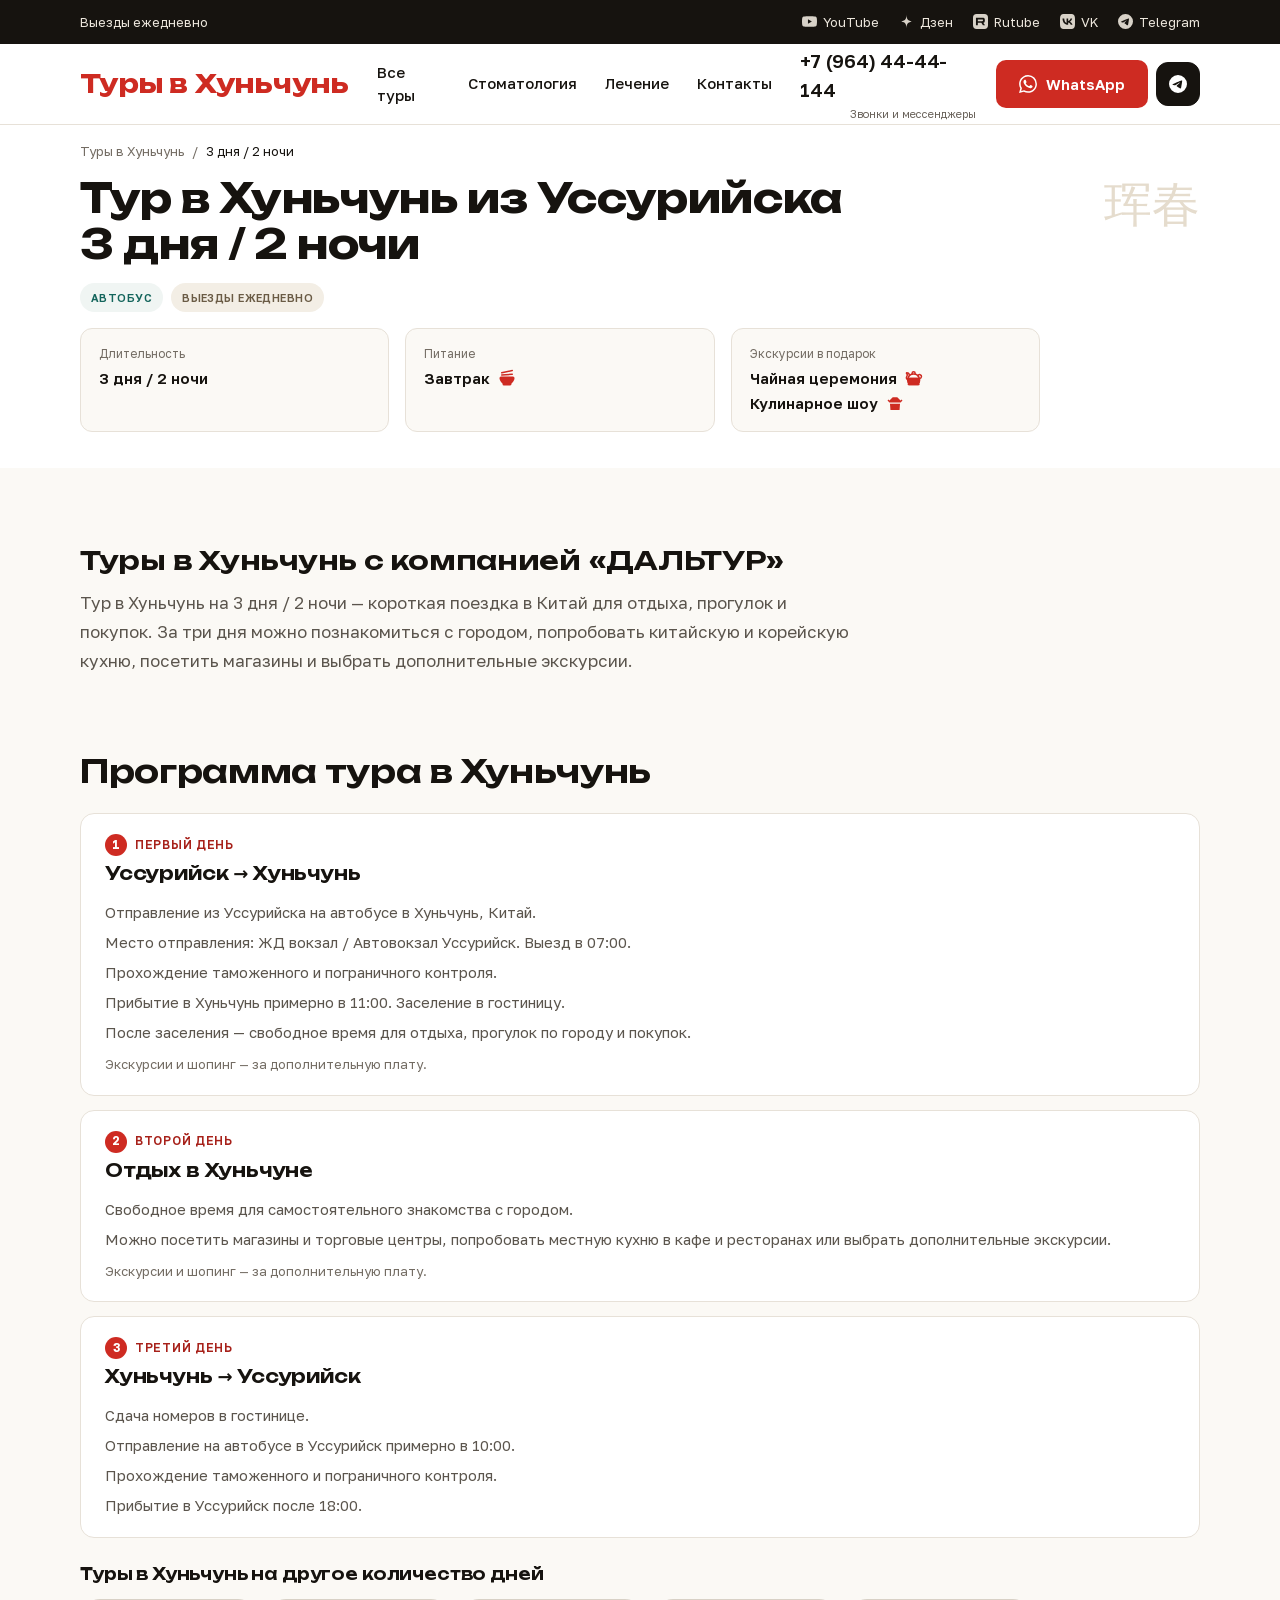
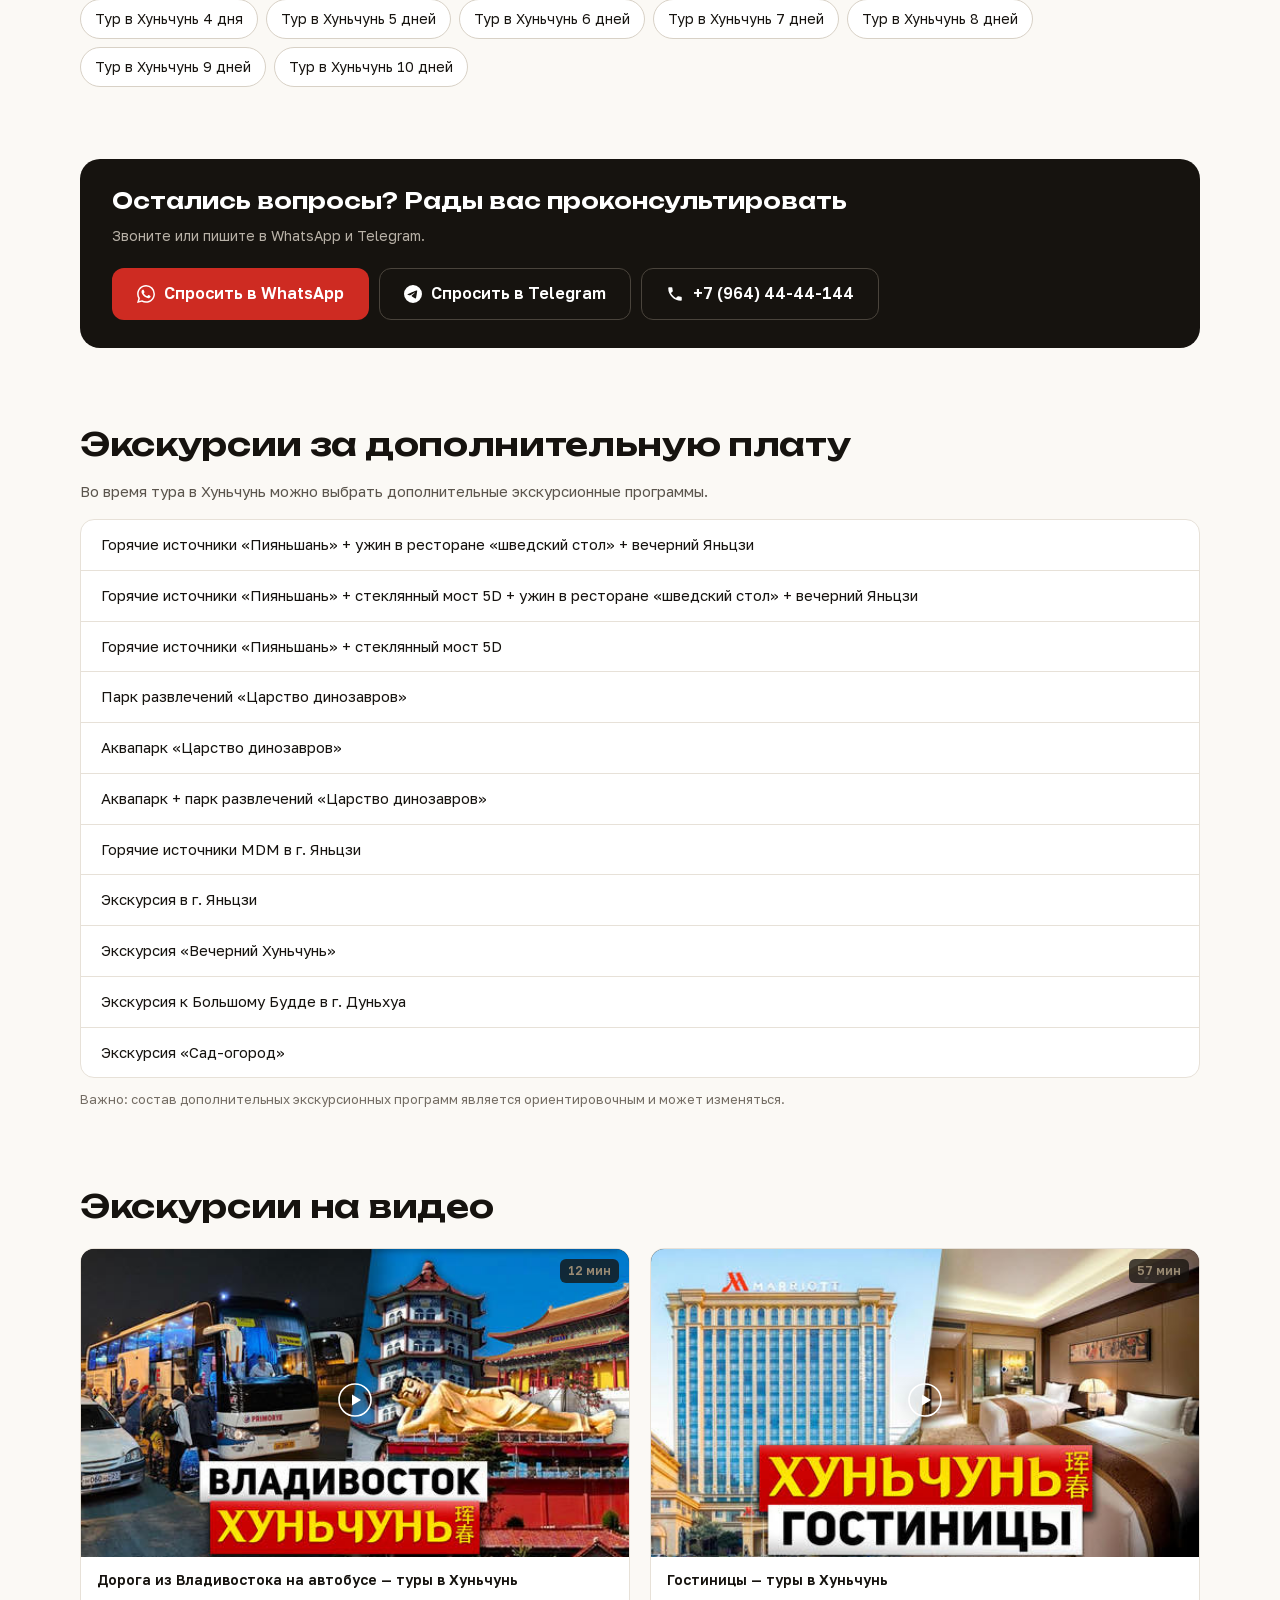
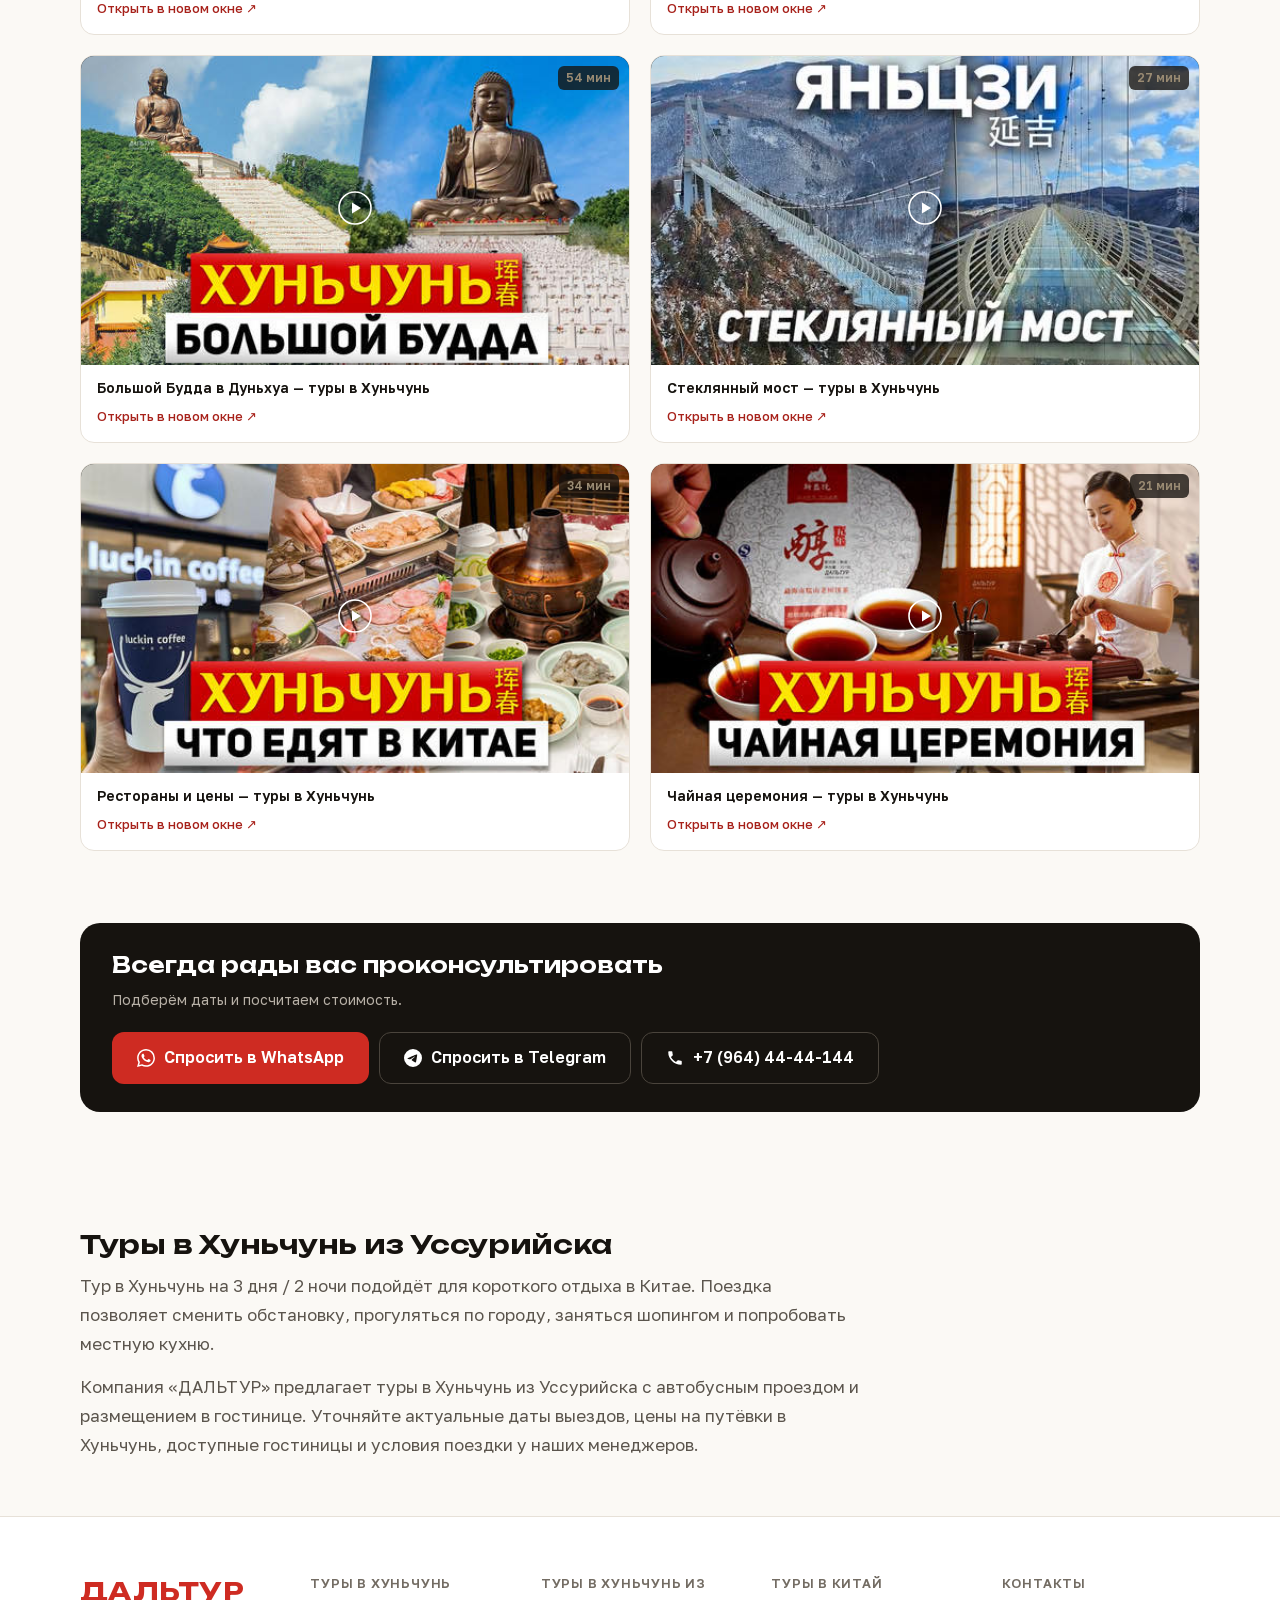
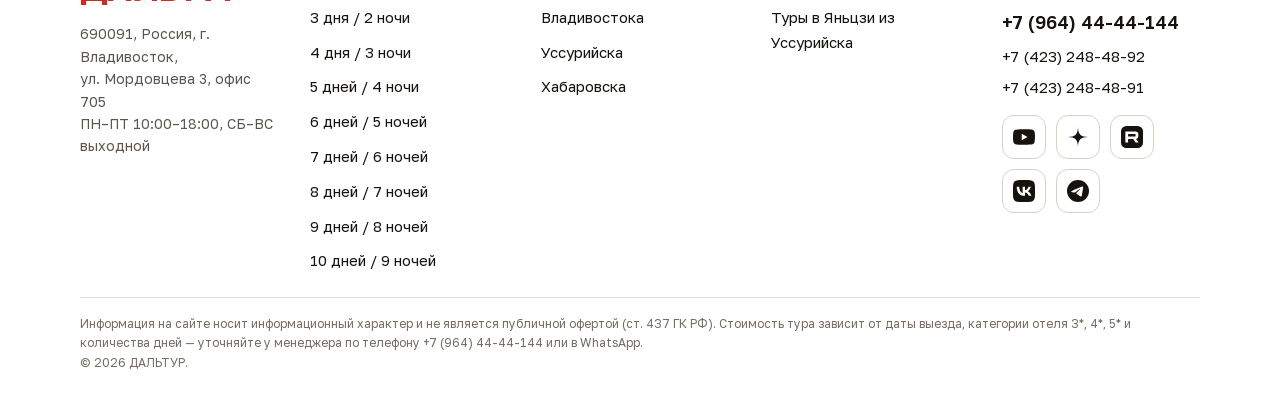
<file: tur-3-dnya.html>
<!doctype html>
<html lang="ru">
<head>
<meta charset="utf-8">
<meta name="viewport" content="width=device-width, initial-scale=1">
<title>Тур в Хуньчунь 3 дня / 2 ночи из Уссурийска — ДАЛЬТУР</title>
<meta name="description" content="Тур в Хуньчунь на 3 дня / 2 ночи из Уссурийска: программа по дням, выезды ежедневно. Стоимость уточняйте по телефону +7 (964) 44-44-144.">
<link rel="canonical" href="https://ussuriysk.hunchun-hunchun.ru/tur-3-dnya.html">
<meta property="og:url" content="https://ussuriysk.hunchun-hunchun.ru/tur-3-dnya.html">
<meta name="theme-color" content="#FBF9F5">
<meta property="og:type" content="website">
<meta property="og:title" content="Тур в Хуньчунь 3 дня / 2 ночи из Уссурийска — ДАЛЬТУР">
<meta property="og:description" content="Тур в Хуньчунь на 3 дня / 2 ночи из Уссурийска: программа по дням, выезды ежедневно. Стоимость уточняйте по телефону +7 (964) 44-44-144.">
<meta property="og:locale" content="ru_RU">
<meta property="og:site_name" content="ДАЛЬТУР">
<link rel="icon" href="/favicon.ico" sizes="48x48">
<link rel="icon" href="assets/favicon.svg" type="image/svg+xml">
<link rel="apple-touch-icon" href="assets/apple-touch-icon.png">
<script type="application/ld+json">{"@context":"https://schema.org","@graph":[{"@type":"TravelAgency","@id":"https://hunchun-hunchun.ru/#org","name":"ДАЛЬТУР","url":"https://hunchun-hunchun.ru/","logo":"https://hunchun-hunchun.ru/assets/apple-touch-icon.png","image":"https://hunchun-hunchun.ru/assets/apple-touch-icon.png","telephone":["+79644444144","+74232484892","+74232484891"],"address":{"@type":"PostalAddress","streetAddress":"ул. Мордовцева, 3, офис 705","addressLocality":"Владивосток","postalCode":"690091","addressCountry":"RU"},"openingHoursSpecification":[{"@type":"OpeningHoursSpecification","dayOfWeek":["Monday","Tuesday","Wednesday","Thursday","Friday"],"opens":"10:00","closes":"18:00"}],"sameAs":["https://www.youtube.com/@DALTOUR","https://dzen.ru/daltour","https://rutube.ru/channel/54520250/","https://vk.ru/daltourvk","https://t.me/daltourChina"]},{"@type":"TouristTrip","name":"Тур в Хуньчунь из Уссурийска — 3 дня / 2 ночи","description":"Тур в Хуньчунь на 3 дня / 2 ночи — короткая поездка в Китай для отдыха, прогулок и покупок. За три дня можно познакомиться с городом, попробовать китайскую и корейскую кухню, посетить магазины и выбрать дополнительные экскурсии.","url":"https://ussuriysk.hunchun-hunchun.ru/tur-3-dnya.html","touristType":"Автобусный тур","provider":{"@id":"https://hunchun-hunchun.ru/#org"},"itinerary":{"@type":"ItemList","itemListElement":[{"@type":"ListItem","position":1,"name":"Первый день: Уссурийск → Хуньчунь","description":"Отправление из Уссурийска на автобусе в Хуньчунь, Китай. Место отправления: ЖД вокзал / Автовокзал Уссурийск. Выезд в 07:00. Прохождение таможенного и пограничного контроля. Прибытие в Хуньчунь примерно в 11:00. Заселение в гостиницу. После заселения — свободное время для отдыха, прогулок по городу и покупок."},{"@type":"ListItem","position":2,"name":"Второй день: отдых в Хуньчуне","description":"Свободное время для самостоятельного знакомства с городом. Можно посетить магазины и торговые центры, попробовать местную кухню в кафе и ресторанах или выбрать дополнительные экскурсии."},{"@type":"ListItem","position":3,"name":"Третий день: Хуньчунь → Уссурийск","description":"Сдача номеров в гостинице. Отправление на автобусе в Уссурийск примерно в 10:00. Прохождение таможенного и пограничного контроля. Прибытие в Уссурийск после 18:00."}]}},{"@type":"BreadcrumbList","itemListElement":[{"@type":"ListItem","position":1,"name":"Туры в Хуньчунь","item":"https://ussuriysk.hunchun-hunchun.ru/"},{"@type":"ListItem","position":2,"name":"3 дня / 2 ночи","item":"https://ussuriysk.hunchun-hunchun.ru/tur-3-dnya.html"}]}]}</script>
<link rel="preload" href="assets/fonts/unbounded-cyrillic.woff2?v=3e88c0f8" as="font" type="font/woff2" crossorigin>
<link rel="preload" href="assets/fonts/golos-cyrillic.woff2?v=d1593288" as="font" type="font/woff2" crossorigin>
<style>@font-face{font-family:'Golos Text';font-style:normal;font-weight:400 700;font-display:swap;src:url(assets/fonts/golos-cyrillic.woff2?v=d1593288) format('woff2');unicode-range:U+0301, U+0400-045F, U+0490-0491, U+04B0-04B1, U+2116}@font-face{font-family:'Golos Text';font-style:normal;font-weight:400 700;font-display:swap;src:url(assets/fonts/golos-latin.woff2?v=4016a99a) format('woff2');unicode-range:U+0000-00FF, U+0131, U+0152-0153, U+02BB-02BC, U+02C6, U+02DA, U+02DC, U+0304, U+0308, U+0329, U+2000-206F, U+20AC, U+2122, U+2191, U+2193, U+2212, U+2215, U+FEFF, U+FFFD}@font-face{font-family:'Unbounded';font-style:normal;font-weight:600 700;font-display:swap;src:url(assets/fonts/unbounded-cyrillic.woff2?v=3e88c0f8) format('woff2');unicode-range:U+0301, U+0400-045F, U+0490-0491, U+04B0-04B1, U+2116}@font-face{font-family:'Unbounded';font-style:normal;font-weight:600 700;font-display:swap;src:url(assets/fonts/unbounded-latin.woff2?v=aef5c246) format('woff2');unicode-range:U+0000-00FF, U+0131, U+0152-0153, U+02BB-02BC, U+02C6, U+02DA, U+02DC, U+0304, U+0308, U+0329, U+2000-206F, U+20AC, U+2122, U+2191, U+2193, U+2212, U+2215, U+FEFF, U+FFFD}:root{--red: #CE2B22;--red-deep: #A7211A;--red-darker: #7A1711;--ink: #16130F;--ink-soft: #3D382F;--jade: #14655C;--paper: #FBF9F5;--card: #FFFFFF;--line: #E7E1D8;--line-strong: #D8D1C6;--muted: #5B554D;--muted-2: #6A635B;--muted-3: #736C63;--sand: #F3EEE5;--sand-deep: #C9B9A2;--hiero: #CDBFAC;--jade-bg: #F0F5F3;--red-bg: #FBEDEC;--note-bg: #FBF4E8;--note-line: #EBDCC2;--dark-field: #221E19;--dark-line: #3A352E;--dark-text: #B8B1A7;--display: 'Unbounded','Golos Text',system-ui,sans-serif;--body: 'Golos Text',system-ui,-apple-system,'Segoe UI',sans-serif;--r-btn: 10px;--r-card: 16px;--r-block: 20px;--gutter: 20px;--maxw: 1440px;}*,*::before,*::after{box-sizing: border-box;}html{-webkit-text-size-adjust: 100%;scroll-behavior: smooth;}body{margin: 0;font-family: var(--body);font-size: 16px;line-height: 1.55;color: var(--ink);background: var(--paper);-webkit-font-smoothing: antialiased;overflow-wrap: break-word;}body.is-locked{overflow: hidden;}img{max-width: 100%;display: block;}a{color: var(--red-deep);text-decoration: none;}a:hover{color: var(--red-darker);}h1,h2,h3{font-family: var(--display);letter-spacing: -0.01em;margin: 0;}h1{font-weight: 700;}h2,h3{font-weight: 600;}p{margin: 0;}ul{margin: 0;padding: 0;list-style: none;}button{font: inherit;}:focus-visible{outline: 2px solid var(--red-deep);outline-offset: 2px;border-radius: 4px;}.br-desktop{display: none;}.visually-hidden{position: absolute;width: 1px;height: 1px;padding: 0;margin: -1px;overflow: hidden;clip: rect(0 0 0 0);white-space: nowrap;border: 0;}.skip-link{position: absolute;left: 12px;top: -60px;z-index: 100;padding: 10px 16px;background: var(--ink);color: #fff;border-radius: var(--r-btn);font-weight: 600;transition: top .15s;}.skip-link:focus{top: 12px;color: #fff;}.wrap{width: 100%;max-width: var(--maxw);margin: 0 auto;padding-left: var(--gutter);padding-right: var(--gutter);}.section{padding-top: 40px;}.section__head{display: flex;flex-wrap: wrap;align-items: baseline;justify-content: space-between;gap: 8px 24px;}.section__head h2{font-size: 24px;}.section__note{font-size: 13px;color: var(--muted-2);}.btn{display: inline-flex;align-items: center;justify-content: center;gap: 9px;min-height: 52px;padding: 0 24px;border: 1px solid transparent;border-radius: 12px;font-size: 16px;font-weight: 600;line-height: 1.2;text-align: center;cursor: pointer;transition: background-color .15s,border-color .15s,color .15s;}.btn--primary{background: var(--red);color: #fff;}.btn--primary:hover{background: var(--red-deep);color: #fff;}.btn--ghost{background: var(--card);color: var(--ink);border-color: var(--line-strong);}.btn--ghost:hover{border-color: var(--ink);color: var(--ink);}.btn--dark{background: var(--ink);color: #fff;}.btn--dark:hover{background: #2A251E;color: #fff;}.btn--sm{min-height: 44px;padding: 0 18px;font-size: 15px;border-radius: var(--r-btn);}.btn--wide{width: 100%;}.tag{display: inline-flex;align-items: center;padding: 6px 11px;border-radius: 999px;font-size: 11px;font-weight: 600;letter-spacing: 0.04em;white-space: nowrap;}.tag--jade{background: var(--jade-bg);color: var(--jade);}.tag--red{background: var(--red-bg);color: var(--red-deep);}.tag--sand{background: var(--sand);color: #6A5B45;}.tag--onsand{background: #fff;color: var(--jade);}.tag--onsand.tag--red{background: #fff;color: var(--red-deep);}.field{display: flex;flex-direction: column;gap: 6px;}.field>label{font-size: 12px;font-weight: 600;color: var(--muted-2);}.field select,.field input{width: 100%;height: 48px;padding: 0 12px;border: 1px solid var(--line-strong);border-radius: var(--r-btn);background: var(--card);font-family: inherit;font-size: 16px;color: var(--ink);}.field select{appearance: none;padding-right: 34px;background-image: url("data:image/svg+xml,%3Csvg xmlns='http://www.w3.org/2000/svg' width='10' height='6' fill='none'%3E%3Cpath d='M1 1l4 4 4-4' stroke='%238B837A' stroke-width='1.5' stroke-linecap='round'/%3E%3C/svg%3E");background-repeat: no-repeat;background-position: right 14px center;}.topbar{display: none;background: var(--ink);color: #EDE7DD;font-size: 13px;}.topbar .wrap{min-height: 44px;display: flex;align-items: center;justify-content: space-between;gap: 20px;}.topbar__right{display: flex;align-items: center;gap: 20px;}.topbar__hours{color: #ACA69C;}.topbar__sep{color: #4A443C;}.topbar a{color: #EDE7DD;}.topbar a:hover{color: #fff;}.header{position: sticky;top: 0;z-index: 40;background: var(--card);border-bottom: 1px solid var(--line);}.header .wrap{min-height: 64px;display: flex;align-items: center;gap: 12px;}.logo{font-family: var(--display);font-weight: 700;font-size: 20px;letter-spacing: 0.01em;color: var(--red);}.logo:hover{color: var(--red-deep);}.header__nav{display: none;}.header__contacts{display: none;}.icon-btn{flex: none;width: 44px;height: 44px;display: inline-flex;align-items: center;justify-content: center;border: 1px solid var(--line-strong);border-radius: 12px;background: var(--card);color: var(--ink);cursor: pointer;}.icon-btn--plain{border-color: transparent;}.icon-btn--accent{background: var(--red);border-color: var(--red);color: #fff;}.icon-btn--accent:hover{background: var(--red-deep);border-color: var(--red-deep);color: #fff;}.header__spacer{flex: 1 1 auto;}.header__center{flex: 1 1 auto;display: flex;justify-content: center;}.drawer{position: fixed;inset: 0;z-index: 60;display: none;}.drawer[data-open="true"]{display: block;}.drawer__backdrop{position: absolute;inset: 0;background: rgba(22,19,15,.5);border: 0;padding: 0;cursor: pointer;}.drawer__panel{position: absolute;inset: 0 0 0 auto;width: min(320px,88vw);background: var(--card);padding: 16px var(--gutter) 28px;display: flex;flex-direction: column;gap: 4px;overflow-y: auto;}.drawer__top{display: flex;align-items: center;justify-content: space-between;margin-bottom: 12px;}.drawer__panel a{min-height: 48px;display: flex;align-items: center;font-size: 17px;font-weight: 500;color: var(--ink);border-bottom: 1px solid var(--line);}.drawer__panel a:last-child{border-bottom: 0;}.drawer__contacts{margin-top: 20px;display: flex;flex-direction: column;gap: 10px;}.drawer__panel .drawer__contacts a{min-height: 52px;justify-content: center;font-size: 16px;font-weight: 600;border-bottom: 1px solid var(--line-strong);}.drawer__panel .drawer__contacts .btn--primary{color: #fff;border-bottom: 0;}.hero{background: var(--card);padding-top: 28px;padding-bottom: 8px;}.hero__grid{display: flex;flex-direction: column;gap: 24px;}.hero__eyebrow{display: block;font-size: 11px;font-weight: 600;letter-spacing: 0.12em;color: var(--red);}.hero h1{margin-top: 12px;font-size: 30px;line-height: 1.1;text-wrap: balance;}.hero__lead{margin-top: 14px;font-size: 16px;color: var(--muted);}.hero__actions{margin-top: 20px;display: flex;flex-direction: column;gap: 10px;}.hero__facts{margin-top: 22px;display: flex;flex-direction: column;gap: 10px;}.hero__fact{display: flex;align-items: center;gap: 9px;font-size: 14px;color: var(--ink-soft);}.hero__fact svg{flex: none;}.hero__art{min-height: 200px;background: var(--paper);border: 1px solid var(--line);border-radius: var(--r-block);display: flex;flex-direction: column;align-items: center;justify-content: center;gap: 10px;padding: 24px;text-align: center;}.hero__art b{font-size: 15px;color: var(--muted-3);}.hero__art span{font-size: 13px;color: #A39A8E;max-width: 380px;}.picker{background: var(--card);padding-top: 20px;padding-bottom: 8px;}.picker__box{padding: 16px;background: var(--paper);border: 1px solid var(--line);border-radius: var(--r-card);display: flex;flex-direction: column;gap: 12px;}.dest-grid{margin-top: 18px;display: grid;grid-template-columns: repeat(2,minmax(0,1fr));gap: 12px;}.dest{min-height: 108px;padding: 14px;background: var(--card);border: 1px solid var(--line);border-radius: 14px;display: flex;flex-direction: column;justify-content: space-between;gap: 12px;color: var(--ink);transition: border-color .15s,transform .15s;}.dest:hover{border-color: var(--ink);color: var(--ink);transform: translateY(-2px);}.dest__hiero{font-size: 20px;line-height: 1;color: var(--hiero);}.dest__name{display: block;font-size: 16px;font-weight: 600;}.dest__meta{display: block;margin-top: 2px;font-size: 12px;color: var(--muted-2);}.tour-grid{margin-top: 18px;display: grid;grid-template-columns: minmax(0,1fr);gap: 14px;}.tour{background: var(--card);border: 1px solid var(--line);border-radius: var(--r-card);overflow: hidden;color: var(--ink);display: flex;flex-direction: column;transition: border-color .15s;}.tour:hover{border-color: var(--ink);color: var(--ink);}.tour__top{min-height: 76px;padding: 14px 16px;background: var(--sand);display: flex;align-items: flex-start;justify-content: space-between;gap: 12px;}.tour__hiero{font-size: 26px;line-height: 1;color: var(--sand-deep);}.tour__body{padding: 16px;display: flex;flex-direction: column;flex-grow: 1;}.tour__title{font-size: 18px;font-weight: 600;line-height: 1.25;font-family: var(--body);}.tour__list{margin-top: 12px;display: flex;flex-direction: column;gap: 7px;font-size: 14px;line-height: 1.45;color: var(--muted);}.tour__foot{margin-top: auto;padding-top: 16px;display: flex;align-items: center;justify-content: space-between;gap: 12px;}.tour__price{font-size: 18px;font-weight: 700;}.tour__price small{display: block;font-size: 12px;font-weight: 400;color: var(--muted-2);}.tour-list{margin-top: 20px;display: grid;grid-template-columns: minmax(0,1fr);gap: 12px;}.tour-row{padding: 18px;background: var(--card);border: 1px solid var(--line);border-radius: var(--r-card);display: flex;flex-direction: column;justify-content: space-between;gap: 16px;min-height: 150px;color: var(--ink);transition: border-color .15s;}.tour-row:hover{border-color: var(--ink);color: var(--ink);}.tour-row[data-featured="true"]{border-width: 2px;border-color: var(--ink);padding: 17px;}.tour-row__head{display: flex;flex-direction: column-reverse;align-items: flex-start;gap: 10px;}.tour-row__name{font-size: 19px;font-weight: 600;line-height: 1.25;}.tour-row__foot{display: flex;align-items: flex-end;justify-content: space-between;gap: 12px;}.tour-row__desc{font-size: 13px;color: var(--muted-2);line-height: 1.45;}.tour-row__price{font-size: 17px;font-weight: 700;white-space: nowrap;}.filters{display: flex;align-items: center;gap: 8px;overflow-x: auto;padding-bottom: 4px;scrollbar-width: none;-webkit-overflow-scrolling: touch;}.filters::-webkit-scrollbar{display: none;}.chip{flex: none;min-height: 40px;padding: 0 16px;display: inline-flex;align-items: center;background: var(--card);color: var(--ink);border: 1px solid var(--line-strong);border-radius: 999px;font-size: 14px;font-weight: 500;cursor: pointer;white-space: nowrap;}.chip[aria-pressed="true"]{background: var(--ink);color: #fff;border-color: var(--ink);font-weight: 600;}.filters__sep{flex: none;width: 1px;height: 28px;background: var(--line);margin: 0 4px;}.toolbar{margin-top: 20px;display: flex;flex-direction: column;gap: 12px;}.toolbar__sort{display: flex;align-items: center;gap: 10px;}.toolbar__sort label{font-size: 14px;color: var(--muted-2);white-space: nowrap;}.toolbar__sort select{height: 40px;width: auto;min-width: 180px;}.results-count{font-size: 14px;color: var(--muted-2);}.why-grid{margin-top: 18px;display: grid;grid-template-columns: minmax(0,1fr);gap: 12px;}.why{padding: 14px 16px;background: var(--card);border: 1px solid var(--line);border-radius: 14px;display: flex;flex-direction: column;gap: 6px;}.why svg{display: none;}.why b{font-size: 16px;font-weight: 600;}.why span{font-size: 14px;line-height: 1.5;color: var(--muted);}.lead{padding: 22px 20px;background: var(--ink);border-radius: var(--r-block);display: flex;flex-direction: column;gap: 16px;}.lead h2{font-size: 20px;line-height: 1.25;color: #fff;}.lead p{margin-top: 10px;font-size: 14px;line-height: 1.5;color: var(--dark-text);}.lead form{display: flex;flex-direction: column;gap: 12px;}.lead .field>label{color: var(--dark-text);}.lead .field input{height: 50px;border-color: var(--dark-line);background: var(--dark-field);color: #fff;}.lead .field input::placeholder{color: #7C756B;}.lead__consent{font-size: 12px;line-height: 1.5;color: #8E877D;}.lead__consent a{color: var(--dark-text);text-decoration: underline;}.cta{padding: 24px 20px;background: var(--ink);border-radius: var(--r-block);display: flex;flex-direction: column;gap: 18px;}.cta b{display: block;font-family: var(--display);font-weight: 600;font-size: 20px;color: #fff;}.cta span{display: block;margin-top: 8px;font-size: 14px;color: var(--dark-text);}.cta__actions{display: flex;flex-direction: column;gap: 10px;}.cta__actions .btn--ghost{background: transparent;color: #fff;border-color: #4A443C;}.cta__actions .btn--ghost:hover{border-color: #fff;color: #fff;}.footer{margin-top: 40px;padding-top: 28px;background: var(--card);border-top: 1px solid var(--line);}.footer__grid{display: flex;flex-direction: column;gap: 24px;}.footer__col h3{font-family: var(--body);font-size: 13px;font-weight: 600;letter-spacing: 0.06em;color: var(--muted-3);}.footer__col ul{margin-top: 12px;display: flex;flex-direction: column;gap: 10px;}.footer__col ul a{font-size: 15px;color: var(--ink);}.footer__col ul a:hover{color: var(--red-deep);}.footer__addr{margin-top: 12px;font-size: 14px;line-height: 1.6;color: var(--muted);}.footer__phones{margin-top: 16px;display: flex;flex-direction: column;gap: 8px;}.footer__phones a{font-size: 15px;color: var(--ink);}.footer__phones a:first-child{font-size: 18px;font-weight: 600;}.footer__social{margin-top: 16px;display: flex;gap: 10px;}.footer__social a{width: 44px;height: 44px;border: 1px solid var(--line-strong);border-radius: 12px;display: flex;align-items: center;justify-content: center;font-size: 12px;font-weight: 600;color: var(--ink);}.footer__social a:hover{border-color: var(--ink);}.footer__legal{margin-top: 24px;padding: 16px 0 24px;border-top: 1px solid var(--line);font-size: 12px;line-height: 1.6;color: var(--muted-3);}.crumbs{display: flex;flex-wrap: wrap;align-items: center;gap: 8px;font-size: 13px;color: var(--muted-3);padding-top: 16px;}.crumbs a{color: var(--muted-3);}.crumbs a:hover{color: var(--ink);}.crumbs [aria-current]{color: var(--ink);}.page-head{background: var(--card);padding-bottom: 24px;}.page-head__row{margin-top: 16px;display: flex;align-items: flex-end;justify-content: space-between;gap: 20px;}.page-head h1{font-size: 26px;line-height: 1.12;}.page-head p{margin-top: 14px;font-size: 16px;color: var(--muted);}.page-head__hiero{display: none;font-family: var(--display);font-size: 56px;line-height: 1;color: #E5DCCD;}.tour-head{background: var(--card);padding-bottom: 20px;}.tour-head__row{margin-top: 14px;display: flex;align-items: flex-start;justify-content: space-between;gap: 12px;}.tour-head h1{font-size: 26px;line-height: 1.15;}.tour-head__hiero{font-size: 22px;line-height: 1.2;color: #E5DCCD;white-space: nowrap;}.tour-head__tags{margin-top: 16px;display: flex;gap: 8px;flex-wrap: wrap;}.facts{margin-top: 16px;display: grid;grid-template-columns: repeat(2,minmax(0,1fr));gap: 10px;}.fact{padding: 12px 14px;background: var(--paper);border: 1px solid var(--line);border-radius: 12px;}.fact dt{font-size: 12px;color: var(--muted-3);}.fact dd{margin: 3px 0 0;font-size: 15px;font-weight: 600;}.pricebox{margin-top: 16px;padding: 16px;background: var(--paper);border: 1px solid var(--line);border-radius: 14px;display: flex;align-items: center;justify-content: space-between;gap: 16px;flex-wrap: wrap;}.pricebox b{display: block;font-size: 20px;font-weight: 700;}.pricebox span{display: block;font-size: 12px;color: var(--muted-2);}.days{margin-top: 16px;display: flex;flex-direction: column;gap: 12px;}.day{padding: 16px;background: var(--card);border: 1px solid var(--line);border-radius: 14px;}.day__head{display: flex;align-items: center;gap: 10px;}.day__num{flex: none;width: 28px;height: 28px;background: var(--ink);color: #fff;border-radius: 8px;display: flex;align-items: center;justify-content: center;font-size: 13px;font-weight: 700;}.day__title{font-size: 16px;font-weight: 600;}.day p{margin-top: 12px;font-size: 14px;line-height: 1.6;color: var(--muted);}.incl{margin-top: 16px;display: grid;grid-template-columns: minmax(0,1fr);gap: 12px;}.incl__box{padding: 16px;background: var(--card);border: 1px solid var(--line);border-radius: 14px;}.incl__box h3{font-family: var(--body);font-size: 12px;font-weight: 600;letter-spacing: 0.06em;}.incl__box h3.is-in{color: var(--jade);}.incl__box h3.is-out{color: var(--red-deep);}.incl__box ul{margin-top: 10px;display: flex;flex-direction: column;gap: 7px;font-size: 14px;line-height: 1.5;color: var(--ink-soft);}.incl__box li{padding-left: 14px;position: relative;}.incl__box li::before{content: "·";position: absolute;left: 2px;}.notice{margin-top: 16px;padding: 16px;background: var(--note-bg);border: 1px solid var(--note-line);border-radius: 14px;}.notice b{font-size: 15px;font-weight: 600;}.notice p{margin-top: 10px;font-size: 14px;line-height: 1.6;color: var(--muted);}.pill-row{margin-top: 12px;display: flex;flex-wrap: wrap;gap: 8px;}.pill{min-height: 40px;padding: 0 14px;display: inline-flex;align-items: center;background: var(--card);border: 1px solid var(--line-strong);border-radius: 999px;font-size: 14px;color: var(--ink);}.pill:hover{border-color: var(--ink);color: var(--ink);}.stickybar{position: fixed;left: 0;right: 0;bottom: 0;z-index: 50;padding: 10px var(--gutter) calc(10px + env(safe-area-inset-bottom));background: var(--card);border-top: 1px solid var(--line);display: flex;align-items: center;gap: 10px;}.stickybar__price{display: flex;flex-direction: column;line-height: 1.2;}.stickybar__price small{font-size: 11px;color: var(--muted-3);}.stickybar__price b{font-size: 16px;}.stickybar .btn{flex: 1 1 auto;min-height: 48px;padding: 0 14px;font-size: 15px;}body.has-stickybar{padding-bottom: 88px;}.swatches{margin-top: 14px;display: grid;grid-template-columns: repeat(2,minmax(0,1fr));gap: 12px;}.swatch__chip{height: 72px;border-radius: 12px;border: 1px solid var(--line);}.swatch b{display: block;margin-top: 8px;font-size: 13px;font-weight: 600;}.swatch span{display: block;font-size: 12px;color: var(--muted-2);}.kv{margin-top: 14px;display: flex;flex-direction: column;gap: 8px;font-size: 14px;line-height: 1.5;color: var(--ink-soft);}.eyebrow{font-size: 12px;font-weight: 600;letter-spacing: 0.08em;color: var(--muted-3);}.rules{margin-top: 12px;display: grid;grid-template-columns: minmax(0,1fr);gap: 10px 32px;font-size: 14px;line-height: 1.5;color: var(--ink-soft);}@media (min-width: 768px){:root{--gutter: 40px;}.section{padding-top: 56px;}.section__head h2{font-size: 28px;}.hero{padding-top: 48px;}.hero h1{font-size: 40px;}.hero__lead{font-size: 18px;}.hero__actions{flex-direction: row;}.hero__facts{flex-direction: row;flex-wrap: wrap;gap: 24px;}.hero__art{min-height: 280px;}.picker__box{flex-direction: row;align-items: flex-end;gap: 16px;padding: 18px 20px;background: var(--card);box-shadow: 0 6px 24px rgba(22,19,15,.06);}.picker__box .field{flex: 1 1 0;}.dest-grid{grid-template-columns: repeat(3,minmax(0,1fr));gap: 16px;}.tour-grid{grid-template-columns: repeat(2,minmax(0,1fr));gap: 20px;}.tour-list{grid-template-columns: repeat(2,minmax(0,1fr));}.why-grid{grid-template-columns: repeat(2,minmax(0,1fr));gap: 20px;}.incl{grid-template-columns: repeat(2,minmax(0,1fr));gap: 20px;}.facts{grid-template-columns: repeat(4,minmax(0,1fr));}.swatches{grid-template-columns: repeat(3,minmax(0,1fr));}.rules{grid-template-columns: repeat(2,minmax(0,1fr));}.toolbar{flex-direction: row;align-items: center;justify-content: space-between;}.tour-row__head{flex-direction: row;justify-content: space-between;gap: 12px;}.lead{flex-direction: row;align-items: center;gap: 40px;padding: 32px;}.lead__text{flex: 1 1 45%;}.lead h2{font-size: 24px;}.lead form{flex: 1 1 55%;}.cta{flex-direction: row;align-items: center;justify-content: space-between;padding: 28px 32px;}.cta b{font-size: 22px;}.cta__actions{flex-direction: row;}.footer__grid{flex-direction: row;flex-wrap: wrap;gap: 32px;}.footer__col{flex: 1 1 180px;}.footer__col--brand{flex: 1 1 260px;}.page-head h1{font-size: 34px;}.page-head__hiero{display: block;font-size: 44px;}.tour-head h1{font-size: 32px;}.tour-head__hiero{font-size: 38px;}.stickybar{display: none;}body.has-stickybar{padding-bottom: 0;}}@media (min-width: 1100px){:root{--gutter: 80px;}body{font-size: 16px;}.topbar{display: block;}.header .wrap{min-height: 80px;gap: 28px;}.logo{font-size: 25px;}.header__burger{display: none;}.header__center{flex: none;justify-content: flex-start;}.header__nav{display: flex;align-items: center;gap: 28px;font-size: 15px;font-weight: 500;flex: 1 1 auto;}.header__nav a{color: var(--ink);display: inline-flex;align-items: center;gap: 6px;}.header__nav a:hover{color: var(--red-deep);}.header__contacts{display: flex;align-items: center;gap: 20px;}.header__phone{display: flex;flex-direction: column;align-items: flex-end;}.header__phone a{font-size: 19px;font-weight: 600;color: var(--ink);letter-spacing: -0.01em;}.header__phone span{font-size: 11px;color: var(--muted-2);}.header__contacts .btn{min-height: 48px;padding: 0 22px;border-radius: var(--r-btn);font-size: 15px;}.header__msgr-mobile,.hero__phone{display: none !important;}.section{padding-top: 72px;}.section__head h2{font-size: 32px;}.section__note{font-size: 15px;}.hero{padding-top: 72px;padding-bottom: 0;}.hero__grid{flex-direction: row;gap: 56px;align-items: flex-start;}.hero__col{width: 620px;max-width: 55%;}.hero h1{font-size: 50px;line-height: 1.06;}.br-desktop{display: inline;}.hero__lead{max-width: 520px;}.hero__actions{margin-top: 32px;}.hero__actions .btn{min-height: 54px;padding: 0 28px;}.hero__facts{margin-top: 40px;gap: 14px 24px;}.hero__art{flex: 1 1 auto;min-height: 372px;align-self: stretch;}.picker{padding-top: 28px;padding-bottom: 0;}.dest-grid{grid-template-columns: repeat(5,minmax(0,1fr));gap: 20px;}.dest{min-height: 158px;padding: 18px;border-radius: var(--r-card);}.dest__hiero{font-size: 26px;}.dest__name{font-size: 19px;}.dest__meta{font-size: 13px;margin-top: 4px;}.tour-grid{grid-template-columns: repeat(3,minmax(0,1fr));gap: 24px;}.tour{border-radius: var(--r-block);}.tour__top{min-height: 104px;padding: 16px 20px;}.tour__hiero{font-size: 34px;}.tour__body{padding: 20px;}.tour__title{font-size: 20px;}.tour__price{font-size: 20px;}.tour-list{grid-template-columns: repeat(3,minmax(0,1fr));gap: 20px;}.tour-row{min-height: 178px;padding: 20px;}.tour-row[data-featured="true"]{padding: 19px;}.tour-row__name{font-size: 20px;}.tour-row__price{font-size: 18px;}.why-grid{grid-template-columns: repeat(4,minmax(0,1fr));gap: 24px;}.why{background: transparent;border: 0;padding: 0;gap: 10px;}.why svg{display: block;}.why b{font-size: 17px;}.lead{padding: 36px 40px;gap: 56px;border-radius: 24px;}.lead h2{font-size: 28px;}.lead p{font-size: 15px;margin-top: 14px;}.lead form{flex-direction: row;flex-wrap: wrap;align-items: flex-end;gap: 12px;}.lead form .field{flex: 1 1 150px;}.lead form .btn{flex: 0 0 auto;min-height: 50px;}.lead__consent{flex: 1 0 100%;margin-top: 2px;}.footer{margin-top: 56px;padding-top: 56px;}.footer__grid{flex-wrap: nowrap;gap: 32px;}.footer__col--brand{flex: 1.4 1 0;}.footer__col{flex: 1 1 0;}.page-head h1{font-size: 42px;line-height: 1.08;}.page-head p{font-size: 17px;max-width: 720px;}.page-head__hiero{font-size: 56px;}.tour-head h1{font-size: 40px;}.tour-head__hiero{font-size: 48px;}.facts{gap: 16px;}.fact{padding: 16px 18px;}.pricebox{padding: 20px 24px;}.pricebox b{font-size: 24px;}.days{gap: 14px;}.day{padding: 20px 24px;}.day__title{font-size: 18px;}.day p{font-size: 15px;}.incl__box{padding: 24px 28px;border-radius: var(--r-block);}.incl__box h3{font-size: 13px;}.incl__box ul{font-size: 15px;gap: 9px;}.notice{padding: 20px 24px;}.swatches{grid-template-columns: repeat(6,minmax(0,1fr));}}@media (prefers-reduced-motion: reduce){html{scroll-behavior: auto;}*,*::before,*::after{transition-duration: .001ms !important;animation-duration: .001ms !important;}}@media print{.header,.topbar,.stickybar,.drawer,.cta,.lead{display: none !important;}body{background: #fff;}}.askprice{margin-top: 16px;padding: 16px;background: var(--paper);border: 1px solid var(--line);border-radius: 14px;display: flex;flex-direction: column;gap: 12px;}.askprice b{font-size: 17px;font-weight: 600;}.askprice p{font-size: 14px;line-height: 1.5;color: var(--muted);}.askprice__actions{display: flex;flex-direction: column;gap: 10px;}.videos{margin-top: 16px;display: grid;grid-template-columns: minmax(0,1fr);gap: 14px;}.video{background: var(--card);border: 1px solid var(--line);border-radius: 14px;overflow: hidden;}.video__frame{aspect-ratio: 16 / 9;background: var(--sand);display: flex;flex-direction: column;align-items: center;justify-content: center;gap: 8px;padding: 16px;text-align: center;}.video__frame b{font-size: 14px;font-weight: 600;color: #7A6A52;}.video__frame span{font-size: 12px;line-height: 1.5;color: #9A8B73;max-width: 320px;}.video__frame iframe{width: 100%;height: 100%;border: 0;display: block;}.video__cap{display: flex;flex-direction: column;align-items: flex-start;padding: 12px 16px 10px;font-size: 14px;font-weight: 600;}.msgr{display: flex;align-items: center;gap: 8px;}.msgr .icon-btn--tg{background: var(--ink);border-color: var(--ink);color: #fff;}.msgr .icon-btn--tg:hover{background: #2A251E;color: #fff;}.durations{margin-top: 18px;display: grid;grid-template-columns: minmax(0,1fr);gap: 12px;}.duration{padding: 18px;background: var(--card);border: 1px solid var(--line);border-radius: var(--r-card);display: flex;align-items: center;justify-content: space-between;gap: 16px;min-height: 92px;color: var(--ink);transition: border-color .15s,transform .15s;}.duration:hover{border-color: var(--ink);color: var(--ink);transform: translateY(-2px);}.duration__n{display: flex;flex-direction: column;gap: 4px;}.duration__days{font-family: var(--display);font-weight: 600;font-size: 20px;line-height: 1.15;}.duration__nights{font-size: 13px;color: var(--muted-2);}.duration__go{flex: none;display: inline-flex;align-items: center;gap: 8px;font-size: 14px;font-weight: 600;color: var(--red-deep);}@media (min-width: 768px){.durations{grid-template-columns: repeat(2,minmax(0,1fr));gap: 16px;}.videos{grid-template-columns: repeat(2,minmax(0,1fr));gap: 20px;}.askprice{flex-direction: row;align-items: center;justify-content: space-between;gap: 24px;}.askprice__actions{flex-direction: row;flex: none;}}@media (min-width: 1100px){.durations{grid-template-columns: repeat(3,minmax(0,1fr));gap: 20px;}.duration{min-height: 104px;padding: 20px 24px;}.duration__days{font-size: 22px;}.askprice{padding: 20px 24px;}}.hero__band{margin-top: 24px;}.hero__band picture{display: block;border-radius: var(--r-block);overflow: hidden;background: var(--sand);}.hero__band img{width: 100%;height: auto;aspect-ratio: 2 / 1;object-fit: cover;object-position: 38% center;display: block;}@media (min-width: 768px){.hero__band img{aspect-ratio: 10 / 3;object-position: center;}}.hero__grid--solo .hero__col{width: 100%;max-width: 100%;}@media (min-width: 1100px){.hero__grid--solo .hero__col{max-width: 760px;}.hero__band{margin-top: 40px;}}.tour__band{margin-top: 28px;}.tour__band picture{display: block;border-radius: var(--r-block);overflow: hidden;background: var(--sand);}.tour__band img{width: 100%;height: auto;aspect-ratio: 16 / 9;object-fit: cover;display: block;}@media (min-width: 768px){.tour__band img{aspect-ratio: 21 / 9;}}.shot{margin: 0;}.credit{padding: 8px 2px 0;font-size: 12px;line-height: 1.45;color: var(--muted-3);}.credit a{color: var(--muted-2);text-decoration: underline;}.credit a:hover{color: var(--ink);}.hero--lean{padding-top: 28px;padding-bottom: 8px;}.hero--lean h1{font-size: 30px;line-height: 1.1;text-wrap: balance;}.hero--lean .hero__lead{margin-top: 14px;max-width: 620px;}.section--tight{padding-top: 20px;}.marks{display: flex;flex-direction: column;gap: 12px;}.mark{display: flex;align-items: center;gap: 10px;font-size: 16px;font-weight: 500;color: var(--ink-soft);}.mark svg{flex: none;}.contacts{padding: 22px 20px;background: var(--ink);border-radius: var(--r-block);display: flex;flex-direction: column;gap: 18px;}.contacts__text b{display: block;font-family: var(--display);font-weight: 600;font-size: 20px;line-height: 1.25;color: #fff;}.contacts__text span{display: block;margin-top: 10px;font-size: 14px;line-height: 1.5;color: var(--dark-text);}.contacts__actions{display: flex;flex-wrap: wrap;gap: 10px;}.contacts__actions .btn{flex: 1 1 auto;}.contacts__actions .btn--ghost{background: transparent;color: #fff;border-color: #4A443C;}.contacts__actions .btn--ghost:hover{border-color: #fff;color: #fff;}.btn--tel{font-variant-numeric: tabular-nums;white-space: nowrap;}.facts--pair{grid-template-columns: repeat(2,minmax(0,1fr));}.day__head{flex-direction: column;align-items: flex-start;gap: 4px;}.day__ord{font-size: 12px;font-weight: 600;letter-spacing: 0.06em;text-transform: uppercase;color: var(--red-deep);}a.video__frame{color: var(--ink);cursor: pointer;}.video:hover{border-color: var(--ink);}.video.is-playing:hover{border-color: var(--line);}a.video__frame:hover .video__play{color: var(--red);}.video__ext{display: inline-flex;align-items: center;min-height: 32px;margin-top: 2px;font-size: 13px;font-weight: 500;color: var(--red-deep);}.video__ext:hover{text-decoration: underline;}.video__play{color: #B9A88C;line-height: 0;transition: color .15s;}.video__hint{font-size: 12px;line-height: 1.45;color: #9A8B73;max-width: 260px;text-align: center;}.video--empty .video__cap{color: var(--muted-3);font-weight: 400;}@media (min-width: 768px){.hero--lean{padding-top: 48px;}.hero--lean h1{font-size: 40px;}.marks{flex-direction: row;gap: 32px;}.contacts{padding: 28px 32px;gap: 22px;}.contacts__text b{font-size: 22px;}.contacts__actions .btn{flex: 0 1 auto;}.facts--pair{grid-template-columns: repeat(2,minmax(0,1fr));max-width: 640px;}}@media (min-width: 1100px){.hero--lean{padding-top: 64px;padding-bottom: 0;}.hero--lean h1{font-size: 50px;line-height: 1.06;}.hero--lean .hero__lead{font-size: 18px;}.section--tight{padding-top: 32px;}.mark{font-size: 17px;}}.prose{max-width: 780px;}.prose p{font-size: 16px;line-height: 1.7;color: var(--muted);}.prose p + p{margin-top: 14px;}.gallery{display: grid;grid-template-columns: minmax(0,1fr);gap: 14px;}.gallery__item{border-radius: var(--r-block);overflow: hidden;}.gallery__item picture{display: block;}.gallery__item img{width: 100%;height: auto;aspect-ratio: 3 / 2;object-fit: cover;display: block;}.gallery__item--empty{aspect-ratio: 3 / 2;background: var(--sand);border: 1px solid var(--line);display: flex;align-items: center;justify-content: center;padding: 20px;text-align: center;}.gallery__item--empty span{font-size: 13px;color: #9A8B73;}@media (min-width: 768px){.gallery{grid-template-columns: repeat(2,minmax(0,1fr));gap: 20px;}.prose p{font-size: 17px;}}.prose h2{margin-top: 36px;font-family: var(--display);font-weight: 600;font-size: 22px;line-height: 1.25;color: var(--ink);}.prose h2 + p{margin-top: 12px;}.prose__list{margin: 14px 0 0;padding-left: 20px;list-style: disc;display: flex;flex-direction: column;gap: 6px;font-size: 16px;line-height: 1.6;color: var(--muted);}.prose__list + p{margin-top: 14px;}@media (min-width: 1100px){.prose h2{font-size: 26px;margin-top: 44px;}}.video--thumb .video__frame{position: relative;padding: 0;overflow: hidden;background: var(--ink);}.video--thumb .video__frame img{position: absolute;inset: 0;width: 100%;height: 100%;object-fit: cover;display: block;}.video--thumb .video__play{position: relative;z-index: 1;color: #fff;filter: drop-shadow(0 2px 8px rgba(0,0,0,.45));}.video--thumb a.video__frame:hover .video__play{color: #fff;transform: scale(1.08);}.video__play{transition: color .15s,transform .15s;}.video__len{position: absolute;right: 10px;top: 10px;z-index: 1;padding: 3px 8px;border-radius: 6px;background: rgba(22,19,15,.78);color: #fff;font-size: 12px;font-weight: 600;}.video__cap small{display: block;margin-top: 4px;font-size: 12px;font-weight: 400;color: var(--muted-3);}.video.is-playing{cursor: default;}.video.is-playing:hover{border-color: var(--line);}.video.is-playing .video__frame{padding: 0;background: #000;}.video.is-playing iframe{position: absolute;inset: 0;width: 100%;height: 100%;border: 0;display: block;}.video--thumb .video__frame,.video.is-playing .video__frame{position: relative;}@media (min-width: 1360px){.contacts{flex-direction: row;align-items: center;justify-content: space-between;gap: 32px;}.contacts__text{flex: 1 1 auto;min-width: 0;}.contacts__actions{flex: 0 0 auto;flex-wrap: nowrap;}}@media (max-width: 359px){.contacts{padding-left: 14px;padding-right: 14px;}.tour-head__hiero{display: none;}}.topbar__soc{display: inline-flex;align-items: center;gap: 6px;}.topbar__soc svg{flex: none;opacity: .9;}.footer__social{flex-wrap: wrap;}.footer__social a svg{display: block;}.footer__social a:hover{color: var(--red-deep);}.footer__legal a{color: inherit;text-decoration: underline;}.day p + p{margin-top: 6px;}.day .day__note{margin-top: 10px;font-size: 13px;color: var(--muted-3);}.section__lead{margin-top: 10px;max-width: 780px;font-size: 15px;line-height: 1.6;color: var(--muted);}.excursions{margin-top: 16px;background: var(--card);border: 1px solid var(--line);border-radius: 14px;overflow: hidden;}.excursions li{display: flex;flex-direction: column;gap: 4px;padding: 14px 16px;font-size: 15px;line-height: 1.45;}.excursions li + li{border-top: 1px solid var(--line);}.excursions b{font-weight: 600;color: var(--ink);white-space: nowrap;}.excursions__note{margin-top: 12px;font-size: 13px;line-height: 1.5;color: var(--muted-3);}@media (min-width: 768px){.excursions li{flex-direction: row;justify-content: space-between;align-items: baseline;gap: 24px;padding: 14px 20px;}.excursions b{flex: none;}}.facts--three{grid-template-columns: repeat(2,minmax(0,1fr));}.facts--three .fact--gift{grid-column: 1 / -1;}@media (min-width: 768px){.facts--three{grid-template-columns: repeat(3,minmax(0,1fr));max-width: 960px;}.facts--three .fact--gift{grid-column: auto;}}.prose h3{margin-top: 24px;font-size: 17px;font-weight: 600;line-height: 1.35;color: var(--ink);}.prose h3 + p{margin-top: 8px;}.prose--city>p:first-child{margin-top: 0;}.gift{display: flex;align-items: center;gap: 8px;}.gift + .gift{margin-top: 2px;}.gift svg{flex: none;color: var(--red);}.day-pre{margin-top: 16px;padding: 14px 16px;background: var(--card);border: 1px dashed var(--line-strong);border-radius: 14px;}.day-pre b{font-size: 15px;}.day-pre p{margin-top: 6px;font-size: 14px;line-height: 1.6;color: var(--muted);}.facts--three{align-items: stretch;}.header__msgr-mobile{display: flex;gap: 8px;}@media (max-width: 1099px){.header .wrap{display: grid;grid-template-columns: 1fr auto 1fr;}.header__burger{justify-self: start;}.header__center{justify-content: center;}.header__msgr-mobile{justify-self: end;}}@media (max-width: 399px){.header .logo{font-size: 17px;}.header__msgr-mobile{gap: 6px;}.header__msgr-mobile .icon-btn{width: 40px;height: 40px;}}.hero__phone{margin-top: 14px;display: inline-flex;align-items: center;gap: 8px;min-height: 44px;font-size: 18px;font-weight: 600;color: var(--ink);}.hero__phone svg{color: var(--red);}.day__num{display: inline-flex;align-items: center;justify-content: center;width: 22px;height: 22px;margin-right: 8px;border-radius: 50%;background: var(--red);color: #fff;font-size: 12px;font-weight: 700;letter-spacing: 0;}.day__ord{display: inline-flex;align-items: center;}.prose__contacts a{color: var(--red-deep);font-weight: 600;text-decoration: underline;text-underline-offset: 3px;}.tour-other{margin-top:24px;}.tour-other__title{font-size:16px;font-weight:600;color:var(--ink);}.header .logo{white-space:nowrap;}@media (max-width: 399px){.header .logo{display:block;max-width:112px;white-space:normal;text-align:center;font-size:15px;line-height:1.05;}}@media (min-width: 400px) and (max-width: 1099px){.header .logo{font-size:16px;}}@media (min-width: 1100px) and (max-width: 1279px){.header .logo{font-size:20px;}}</style>
</head>
<body class="has-stickybar">

<a class="skip-link" href="#main">Перейти к содержимому</a>

<div class="topbar">
  <div class="wrap">
    <span>Выезды ежедневно</span>
    <div class="topbar__right">
      <a class="topbar__soc" href="https://www.youtube.com/@DALTOUR" target="_blank" rel="noopener"><svg width="15" height="15" viewBox="0 0 24 24" aria-hidden="true"><path fill="currentColor" fill-rule="evenodd" d="M23.498 6.186a3.016 3.016 0 0 0-2.122-2.136C19.505 3.545 12 3.545 12 3.545s-7.505 0-9.377.505A3.017 3.017 0 0 0 .502 6.186C0 8.07 0 12 0 12s0 3.93.502 5.814a3.016 3.016 0 0 0 2.122 2.136c1.871.505 9.376.505 9.376.505s7.505 0 9.377-.505a3.015 3.015 0 0 0 2.122-2.136C24 15.93 24 12 24 12s0-3.93-.502-5.814zM9.545 15.568V8.432L15.818 12l-6.273 3.568z"/></svg>YouTube</a> <a class="topbar__soc" href="https://dzen.ru/daltour" target="_blank" rel="noopener"><svg width="15" height="15" viewBox="2 2 44 44" aria-hidden="true"><path fill="currentColor" fill-rule="evenodd" d="M24 3.5C24 18.457 29.653 24 44.5 24C29.568 24 24 29.657 24 44.5C24 29.59 18.457 24 3.5 24C18.457 24 24 18.373 24 3.5Z"/></svg>Дзен</a> <a class="topbar__soc" href="https://rutube.ru/channel/54520250/" target="_blank" rel="noopener"><svg width="15" height="15" viewBox="0 0 132 132" aria-hidden="true"><path fill="currentColor" fill-rule="evenodd" d="M32 0h68a32 32 0 0 1 32 32v68a32 32 0 0 1-32 32H32A32 32 0 0 1 0 100V32A32 32 0 0 1 32 0z M81.536 62.987H42.54V47.555h38.997c2.278 0 3.862.397 4.657 1.09s1.287 1.98 1.287 3.858v5.541c0 1.98-.492 3.265-1.287 3.959-.795.693-2.379.99-4.657.99zm2.675-29.981H26V99h16.539V77.53h30.479L87.48 99H106L90.055 77.429c5.878-.871 8.518-2.673 10.695-5.642s3.269-7.716 3.269-14.051v-4.948c0-3.758-.398-6.727-1.092-9.002s-1.88-4.255-3.565-6.033c-1.78-1.683-3.76-2.868-6.14-3.663-2.378-.693-5.35-1.09-9.01-1.09z"/></svg>Rutube</a> <a class="topbar__soc" href="https://vk.ru/daltourvk" target="_blank" rel="noopener"><svg width="15" height="15" viewBox="0 0 24 24" aria-hidden="true"><path fill="currentColor" fill-rule="evenodd" d="m9.489.004.729-.003h3.564l.73.003.914.01.433.007.418.011.403.014.388.016.374.021.36.025.345.03.333.033c1.74.196 2.933.616 3.833 1.516.9.9 1.32 2.092 1.516 3.833l.034.333.029.346.025.36.02.373.025.588.012.41.013.644.009.915.004.98-.001 3.313-.003.73-.01.914-.007.433-.011.418-.014.403-.016.388-.021.374-.025.36-.03.345-.033.333c-.196 1.74-.616 2.933-1.516 3.833-.9.9-2.092 1.32-3.833 1.516l-.333.034-.346.029-.36.025-.373.02-.588.025-.41.012-.644.013-.915.009-.98.004-3.313-.001-.73-.003-.914-.01-.433-.007-.418-.011-.403-.014-.388-.016-.374-.021-.36-.025-.345-.03-.333-.033c-1.74-.196-2.933-.616-3.833-1.516-.9-.9-1.32-2.092-1.516-3.833l-.034-.333-.029-.346-.025-.36-.02-.373-.025-.588-.012-.41-.013-.644-.009-.915-.004-.98.001-3.313.003-.73.01-.914.007-.433.011-.418.014-.403.016-.388.021-.374.025-.36.03-.345.033-.333c.196-1.74.616-2.933 1.516-3.833.9-.9 2.092-1.32 3.833-1.516l.333-.034.346-.029.36-.025.373-.02.588-.025.41-.012.644-.013.915-.009ZM6.79 7.3H4.05c.13 6.24 3.25 9.99 8.72 9.99h.31v-3.57c2.01.2 3.53 1.67 4.14 3.57h2.84c-.78-2.84-2.83-4.41-4.11-5.01 1.28-.74 3.08-2.54 3.51-4.98h-2.58c-.56 1.98-2.22 3.78-3.8 3.95V7.3H10.5v6.92c-1.6-.4-3.62-2.34-3.71-6.92Z"/></svg>VK</a> <a class="topbar__soc" href="https://t.me/daltourChina" target="_blank" rel="noopener"><svg width="15" height="15" viewBox="0 0 24 24" aria-hidden="true"><path fill="currentColor" fill-rule="evenodd" d="M11.944 0A12 12 0 0 0 0 12a12 12 0 0 0 12 12 12 12 0 0 0 12-12A12 12 0 0 0 12 0a12 12 0 0 0-.056 0zm4.962 7.224c.1-.002.321.023.465.14a.506.506 0 0 1 .171.325c.016.093.036.306.02.472-.18 1.898-.962 6.502-1.36 8.627-.168.9-.499 1.201-.82 1.23-.696.065-1.225-.46-1.9-.902-1.056-.693-1.653-1.124-2.678-1.8-1.185-.78-.417-1.21.258-1.91.177-.184 3.247-2.977 3.307-3.23.007-.032.014-.15-.056-.212s-.174-.041-.249-.024c-.106.024-1.793 1.14-5.061 3.345-.48.33-.913.49-1.302.48-.428-.008-1.252-.241-1.865-.44-.752-.245-1.349-.374-1.297-.789.027-.216.325-.437.893-.663 3.498-1.524 5.83-2.529 6.998-3.014 3.332-1.386 4.025-1.627 4.476-1.635z"/></svg>Telegram</a>
    </div>
  </div>
</div>

<header class="header">
  <div class="wrap">
    <button type="button" class="icon-btn icon-btn--plain header__burger" data-drawer-open aria-expanded="false" aria-controls="drawer" aria-label="Открыть меню">
      <svg width="22" height="16" viewBox="0 0 22 16" fill="none" aria-hidden="true"><path d="M0 1h22M0 8h22M0 15h16" stroke="currentColor" stroke-width="1.8" stroke-linecap="round"/></svg>
    </button>

    <div class="header__center"><a class="logo" href="https://ussuriysk.hunchun-hunchun.ru/">Туры в Хуньчунь</a></div>

    <nav class="header__nav" aria-label="Основная навигация">
      <a href="https://ussuriysk.hunchun-hunchun.ru/#tury">Все туры</a>
      <a href="https://stomatologiya.hunchun-hunchun.ru/">Стоматология</a>
      <a href="https://lechenie-v-kitae.hunchun-hunchun.ru/">Лечение</a>
      <a href="https://ussuriysk.hunchun-hunchun.ru/#kontakty">Контакты</a>
    </nav>

    <div class="header__contacts">
      <span class="header__phone">
        <a href="tel:+79644444144">+7 (964) 44-44-144</a>
        <span>Звонки и мессенджеры</span>
      </span>
      <span class="msgr">
        <a class="btn btn--primary" href="https://wa.me/79644444144?text=%D0%97%D0%B4%D1%80%D0%B0%D0%B2%D1%81%D1%82%D0%B2%D1%83%D0%B9%D1%82%D0%B5%21%20%D0%98%D0%BD%D1%82%D0%B5%D1%80%D0%B5%D1%81%D1%83%D1%8E%D1%82%20%D1%82%D1%83%D1%80%D1%8B%20%D0%B2%20%D0%A5%D1%83%D0%BD%D1%8C%D1%87%D1%83%D0%BD%D1%8C%20%D0%B8%D0%B7%20%D0%A3%D1%81%D1%81%D1%83%D1%80%D0%B8%D0%B9%D1%81%D0%BA%D0%B0." target="_blank" rel="noopener"><svg width="18" height="18" viewBox="0 0 24 24" aria-hidden="true"><path fill="currentColor" fill-rule="evenodd" d="M17.472 14.382c-.297-.149-1.758-.867-2.03-.967-.273-.099-.471-.148-.67.15-.197.297-.767.966-.94 1.164-.173.199-.347.223-.644.075-.297-.15-1.255-.463-2.39-1.475-.883-.788-1.48-1.761-1.653-2.059-.173-.297-.018-.458.13-.606.134-.133.298-.347.446-.52.149-.174.198-.298.298-.497.099-.198.05-.371-.025-.52-.075-.149-.669-1.612-.916-2.207-.242-.579-.487-.5-.669-.51-.173-.008-.371-.01-.57-.01-.198 0-.52.074-.792.372-.272.297-1.04 1.016-1.04 2.479 0 1.462 1.065 2.875 1.213 3.074.149.198 2.096 3.2 5.077 4.487.709.306 1.262.489 1.694.625.712.227 1.36.195 1.871.118.571-.085 1.758-.719 2.006-1.413.248-.694.248-1.289.173-1.413-.074-.124-.272-.198-.57-.347m-5.421 7.403h-.004a9.87 9.87 0 01-5.031-1.378l-.361-.214-3.741.982.998-3.648-.235-.374a9.86 9.86 0 01-1.51-5.26c.001-5.45 4.436-9.884 9.888-9.884 2.64 0 5.122 1.03 6.988 2.898a9.825 9.825 0 012.893 6.994c-.003 5.45-4.437 9.884-9.885 9.884m8.413-18.297A11.815 11.815 0 0012.05 0C5.495 0 .16 5.335.157 11.892c0 2.096.547 4.142 1.588 5.945L.057 24l6.305-1.654a11.882 11.882 0 005.683 1.448h.005c6.554 0 11.89-5.335 11.893-11.893a11.821 11.821 0 00-3.48-8.413Z"/></svg> WhatsApp</a>
        <a class="icon-btn icon-btn--tg" href="https://t.me/daltourChina" target="_blank" rel="noopener" aria-label="Написать в Telegram"><svg width="18" height="18" viewBox="0 0 24 24" aria-hidden="true"><path fill="currentColor" fill-rule="evenodd" d="M11.944 0A12 12 0 0 0 0 12a12 12 0 0 0 12 12 12 12 0 0 0 12-12A12 12 0 0 0 12 0a12 12 0 0 0-.056 0zm4.962 7.224c.1-.002.321.023.465.14a.506.506 0 0 1 .171.325c.016.093.036.306.02.472-.18 1.898-.962 6.502-1.36 8.627-.168.9-.499 1.201-.82 1.23-.696.065-1.225-.46-1.9-.902-1.056-.693-1.653-1.124-2.678-1.8-1.185-.78-.417-1.21.258-1.91.177-.184 3.247-2.977 3.307-3.23.007-.032.014-.15-.056-.212s-.174-.041-.249-.024c-.106.024-1.793 1.14-5.061 3.345-.48.33-.913.49-1.302.48-.428-.008-1.252-.241-1.865-.44-.752-.245-1.349-.374-1.297-.789.027-.216.325-.437.893-.663 3.498-1.524 5.83-2.529 6.998-3.014 3.332-1.386 4.025-1.627 4.476-1.635z"/></svg></a>
      </span>
    </div>

    <span class="header__msgr-mobile">
      <a class="icon-btn icon-btn--tg" href="https://t.me/daltourChina" target="_blank" rel="noopener" aria-label="Написать в Telegram"><svg width="18" height="18" viewBox="0 0 24 24" aria-hidden="true"><path fill="currentColor" fill-rule="evenodd" d="M11.944 0A12 12 0 0 0 0 12a12 12 0 0 0 12 12 12 12 0 0 0 12-12A12 12 0 0 0 12 0a12 12 0 0 0-.056 0zm4.962 7.224c.1-.002.321.023.465.14a.506.506 0 0 1 .171.325c.016.093.036.306.02.472-.18 1.898-.962 6.502-1.36 8.627-.168.9-.499 1.201-.82 1.23-.696.065-1.225-.46-1.9-.902-1.056-.693-1.653-1.124-2.678-1.8-1.185-.78-.417-1.21.258-1.91.177-.184 3.247-2.977 3.307-3.23.007-.032.014-.15-.056-.212s-.174-.041-.249-.024c-.106.024-1.793 1.14-5.061 3.345-.48.33-.913.49-1.302.48-.428-.008-1.252-.241-1.865-.44-.752-.245-1.349-.374-1.297-.789.027-.216.325-.437.893-.663 3.498-1.524 5.83-2.529 6.998-3.014 3.332-1.386 4.025-1.627 4.476-1.635z"/></svg></a>
      <a class="icon-btn icon-btn--accent" href="https://wa.me/79644444144?text=%D0%97%D0%B4%D1%80%D0%B0%D0%B2%D1%81%D1%82%D0%B2%D1%83%D0%B9%D1%82%D0%B5%21%20%D0%98%D0%BD%D1%82%D0%B5%D1%80%D0%B5%D1%81%D1%83%D1%8E%D1%82%20%D1%82%D1%83%D1%80%D1%8B%20%D0%B2%20%D0%A5%D1%83%D0%BD%D1%8C%D1%87%D1%83%D0%BD%D1%8C%20%D0%B8%D0%B7%20%D0%A3%D1%81%D1%81%D1%83%D1%80%D0%B8%D0%B9%D1%81%D0%BA%D0%B0." target="_blank" rel="noopener" aria-label="Написать в WhatsApp"><svg width="18" height="18" viewBox="0 0 24 24" aria-hidden="true"><path fill="currentColor" fill-rule="evenodd" d="M17.472 14.382c-.297-.149-1.758-.867-2.03-.967-.273-.099-.471-.148-.67.15-.197.297-.767.966-.94 1.164-.173.199-.347.223-.644.075-.297-.15-1.255-.463-2.39-1.475-.883-.788-1.48-1.761-1.653-2.059-.173-.297-.018-.458.13-.606.134-.133.298-.347.446-.52.149-.174.198-.298.298-.497.099-.198.05-.371-.025-.52-.075-.149-.669-1.612-.916-2.207-.242-.579-.487-.5-.669-.51-.173-.008-.371-.01-.57-.01-.198 0-.52.074-.792.372-.272.297-1.04 1.016-1.04 2.479 0 1.462 1.065 2.875 1.213 3.074.149.198 2.096 3.2 5.077 4.487.709.306 1.262.489 1.694.625.712.227 1.36.195 1.871.118.571-.085 1.758-.719 2.006-1.413.248-.694.248-1.289.173-1.413-.074-.124-.272-.198-.57-.347m-5.421 7.403h-.004a9.87 9.87 0 01-5.031-1.378l-.361-.214-3.741.982.998-3.648-.235-.374a9.86 9.86 0 01-1.51-5.26c.001-5.45 4.436-9.884 9.888-9.884 2.64 0 5.122 1.03 6.988 2.898a9.825 9.825 0 012.893 6.994c-.003 5.45-4.437 9.884-9.885 9.884m8.413-18.297A11.815 11.815 0 0012.05 0C5.495 0 .16 5.335.157 11.892c0 2.096.547 4.142 1.588 5.945L.057 24l6.305-1.654a11.882 11.882 0 005.683 1.448h.005c6.554 0 11.89-5.335 11.893-11.893a11.821 11.821 0 00-3.48-8.413Z"/></svg></a>
    </span>
  </div>
</header>

<div class="drawer" id="drawer" data-drawer data-open="false">
  <button type="button" class="drawer__backdrop" data-drawer-close aria-label="Закрыть меню"></button>
  <nav class="drawer__panel" aria-label="Мобильное меню">
    <div class="drawer__top">
      <span class="logo">Туры в Хуньчунь</span>
      <button type="button" class="icon-btn" data-drawer-close aria-label="Закрыть меню">
        <svg width="16" height="16" viewBox="0 0 16 16" fill="none" aria-hidden="true"><path d="M1 1l14 14M15 1L1 15" stroke="currentColor" stroke-width="1.8" stroke-linecap="round"/></svg>
      </button>
    </div>
    <a href="https://ussuriysk.hunchun-hunchun.ru/">Главная</a>
    <a href="https://ussuriysk.hunchun-hunchun.ru/#tury">Все туры</a>
    <a href="https://ussuriysk.hunchun-hunchun.ru/#o-gorode">О городе</a>
    <a href="https://stomatologiya.hunchun-hunchun.ru/">Стоматология</a>
    <a href="https://lechenie-v-kitae.hunchun-hunchun.ru/">Лечение</a>
    <a href="https://ussuriysk.hunchun-hunchun.ru/#kontakty">Контакты</a>
    <div class="drawer__contacts">
      <a class="btn btn--primary" href="https://wa.me/79644444144?text=%D0%97%D0%B4%D1%80%D0%B0%D0%B2%D1%81%D1%82%D0%B2%D1%83%D0%B9%D1%82%D0%B5%21%20%D0%98%D0%BD%D1%82%D0%B5%D1%80%D0%B5%D1%81%D1%83%D1%8E%D1%82%20%D1%82%D1%83%D1%80%D1%8B%20%D0%B2%20%D0%A5%D1%83%D0%BD%D1%8C%D1%87%D1%83%D0%BD%D1%8C%20%D0%B8%D0%B7%20%D0%A3%D1%81%D1%81%D1%83%D1%80%D0%B8%D0%B9%D1%81%D0%BA%D0%B0." target="_blank" rel="noopener"><svg width="18" height="18" viewBox="0 0 24 24" aria-hidden="true"><path fill="currentColor" fill-rule="evenodd" d="M17.472 14.382c-.297-.149-1.758-.867-2.03-.967-.273-.099-.471-.148-.67.15-.197.297-.767.966-.94 1.164-.173.199-.347.223-.644.075-.297-.15-1.255-.463-2.39-1.475-.883-.788-1.48-1.761-1.653-2.059-.173-.297-.018-.458.13-.606.134-.133.298-.347.446-.52.149-.174.198-.298.298-.497.099-.198.05-.371-.025-.52-.075-.149-.669-1.612-.916-2.207-.242-.579-.487-.5-.669-.51-.173-.008-.371-.01-.57-.01-.198 0-.52.074-.792.372-.272.297-1.04 1.016-1.04 2.479 0 1.462 1.065 2.875 1.213 3.074.149.198 2.096 3.2 5.077 4.487.709.306 1.262.489 1.694.625.712.227 1.36.195 1.871.118.571-.085 1.758-.719 2.006-1.413.248-.694.248-1.289.173-1.413-.074-.124-.272-.198-.57-.347m-5.421 7.403h-.004a9.87 9.87 0 01-5.031-1.378l-.361-.214-3.741.982.998-3.648-.235-.374a9.86 9.86 0 01-1.51-5.26c.001-5.45 4.436-9.884 9.888-9.884 2.64 0 5.122 1.03 6.988 2.898a9.825 9.825 0 012.893 6.994c-.003 5.45-4.437 9.884-9.885 9.884m8.413-18.297A11.815 11.815 0 0012.05 0C5.495 0 .16 5.335.157 11.892c0 2.096.547 4.142 1.588 5.945L.057 24l6.305-1.654a11.882 11.882 0 005.683 1.448h.005c6.554 0 11.89-5.335 11.893-11.893a11.821 11.821 0 00-3.48-8.413Z"/></svg> Спросить в WhatsApp</a>
      <a class="btn btn--ghost" href="https://t.me/daltourChina" target="_blank" rel="noopener"><svg width="18" height="18" viewBox="0 0 24 24" aria-hidden="true"><path fill="currentColor" fill-rule="evenodd" d="M11.944 0A12 12 0 0 0 0 12a12 12 0 0 0 12 12 12 12 0 0 0 12-12A12 12 0 0 0 12 0a12 12 0 0 0-.056 0zm4.962 7.224c.1-.002.321.023.465.14a.506.506 0 0 1 .171.325c.016.093.036.306.02.472-.18 1.898-.962 6.502-1.36 8.627-.168.9-.499 1.201-.82 1.23-.696.065-1.225-.46-1.9-.902-1.056-.693-1.653-1.124-2.678-1.8-1.185-.78-.417-1.21.258-1.91.177-.184 3.247-2.977 3.307-3.23.007-.032.014-.15-.056-.212s-.174-.041-.249-.024c-.106.024-1.793 1.14-5.061 3.345-.48.33-.913.49-1.302.48-.428-.008-1.252-.241-1.865-.44-.752-.245-1.349-.374-1.297-.789.027-.216.325-.437.893-.663 3.498-1.524 5.83-2.529 6.998-3.014 3.332-1.386 4.025-1.627 4.476-1.635z"/></svg> Спросить в Telegram</a>
      <a class="btn btn--ghost btn--tel" href="tel:+79644444144"><svg width="18" height="18" viewBox="0 0 24 24" aria-hidden="true"><path fill="currentColor" d="M6.62 10.79c1.44 2.83 3.76 5.15 6.59 6.59l2.2-2.2c.28-.28.67-.36 1.02-.25c1.12.37 2.32.57 3.57.57a1 1 0 0 1 1 1V20a1 1 0 0 1-1 1A17 17 0 0 1 3 4a1 1 0 0 1 1-1h3.5a1 1 0 0 1 1 1c0 1.25.2 2.45.57 3.57c.11.35.03.74-.25 1.02z"/></svg> +7 (964) 44-44-144</a>
    </div>
  </nav>
</div>

<main id="main">

  <section class="tour-head">
    <div class="wrap">
      <nav class="crumbs" aria-label="Хлебные крошки">
        <a href="https://ussuriysk.hunchun-hunchun.ru/">Туры в Хуньчунь</a><span aria-hidden="true">/</span>
        <span aria-current="page">3 дня / 2 ночи</span>
      </nav>

      <div class="tour-head__row">
        <h1>Тур в Хуньчунь из Уссурийска<br>3 дня / 2 ночи</h1>
        <span class="tour-head__hiero" lang="zh" aria-hidden="true">珲春</span>
      </div>

      <!-- F6: тег транспорта оставляем, заказчику понравился -->
      <div class="tour-head__tags">
        <span class="tag tag--jade">АВТОБУС</span>
        <span class="tag tag--sand">ВЫЕЗДЫ ЕЖЕДНЕВНО</span>
      </div>

      <!-- F1, F2: без «Дороги» и «Времени выезда». F3: только длительность и питание. -->
      <dl class="facts facts--three">
        <div class="fact"><dt>Длительность</dt><dd>3 дня / 2 ночи</dd></div>
        <div class="fact"><dt>Питание</dt><dd><span class="gift">Завтрак <svg width="18" height="18" viewBox="0 0 24 24" aria-hidden="true"><path fill="currentColor" d="M20 10a2 2 0 0 1 2 2v.5c0 1.694-2.247 5.49-3.983 6.983l-.017.013V20a2 2 0 0 1-1.85 1.995L16 22H8a2 2 0 0 1-2-2v-.496l-.065-.053c-1.76-1.496-3.794-4.965-3.928-6.77L2 12.5V12a2 2 0 0 1 2-2zm-1.071-3.997a1 1 0 1 1 .142 1.994l-14 1a1 1 0 1 1-.142-1.994zm-.139-4.981a1 1 0 1 1 .42 1.956l-14 3a1 1 0 1 1-.42-1.956z"/></svg></span></dd></div>
        <div class="fact fact--gift"><dt>Экскурсии в подарок</dt><dd><span class="gift">Чайная церемония <svg width="18" height="18" viewBox="0 0 48 48" aria-hidden="true"><g fill="none" stroke="currentColor" stroke-linecap="round" stroke-linejoin="round" stroke-width="4"><path d="M23.001 13c-7.3 0-13.458 5.07-15.379 12H38.38c-1.92-6.93-8.079-12-15.379-12"/><path fill="currentColor" d="M7.001 29.593c0 4.418 1.665 8.433 4.381 11.407H34.62c2.716-2.974 4.381-6.989 4.381-11.407c0-1.594-.217-3.134-.62-4.593H7.62C7.217 26.459 7 28 7 29.593"/><path d="M27 13v-2a4 4 0 0 0-4-4v0a4 4 0 0 0-4 4v2M7 28s-1.985-.131-3-2.5C2.5 22 5 20 6 17c.761-2.282-.793-3.986-1.58-4.67c-.252-.22-.42-.53-.42-.865v-.618c0-.489.354-.903.843-.92C5.878 9.887 7.663 9.996 9 11c2 1.5 3 6 3 6M9 41h28m2-16a5 5 0 1 0-4.584-7"/></g></svg></span><span class="gift">Кулинарное шоу <svg width="18" height="18" viewBox="0 0 24 24" aria-hidden="true"><path fill="currentColor" d="M4.625 10L2 7.45l1.4-1.4L5 7.65l-.05-.6L9 3h6l4.05 4.05l-.05.6l1.6-1.6l1.4 1.4L19.375 10zM5.95 20l-.65-8.45h13.4L18.05 20z"/></svg></span></dd></div>
      </dl>
    </div>
  </section>

  <section class="section section--tight">
    <div class="wrap">
      <div class="prose">
        <h2>Туры в Хуньчунь с компанией «ДАЛЬТУР»</h2>
        <p>Тур в Хуньчунь на 3 дня / 2 ночи — короткая поездка в Китай для отдыха, прогулок и покупок. За три дня можно познакомиться с городом, попробовать китайскую и корейскую кухню, посетить магазины и выбрать дополнительные экскурсии.</p>
      </div>
    </div>
  </section>

  <section class="section" id="programma">
    <div class="wrap">
      <div class="section__head"><h2>Программа тура в Хуньчунь</h2></div>
      
      <div class="days">
        <article class="day">
          <div class="day__head">
            <span class="day__ord"><b class="day__num">1</b>Первый день</span>
            <h3 class="day__title">Уссурийск → Хуньчунь</h3>
          </div>
          <p>Отправление из Уссурийска на автобусе в Хуньчунь, Китай.</p>
          <p>Место отправления: ЖД вокзал / Автовокзал Уссурийск. Выезд в 07:00.</p>
          <p>Прохождение таможенного и пограничного контроля.</p>
          <p>Прибытие в Хуньчунь примерно в 11:00. Заселение в гостиницу.</p>
          <p>После заселения — свободное время для отдыха, прогулок по городу и покупок.</p>
          <p class="day__note">Экскурсии и шопинг — за дополнительную плату.</p>
        </article>
        <article class="day">
          <div class="day__head">
            <span class="day__ord"><b class="day__num">2</b>Второй день</span>
            <h3 class="day__title">Отдых в Хуньчуне</h3>
          </div>
          <p>Свободное время для самостоятельного знакомства с городом.</p>
          <p>Можно посетить магазины и торговые центры, попробовать местную кухню в кафе и ресторанах или выбрать дополнительные экскурсии.</p>
          <p class="day__note">Экскурсии и шопинг — за дополнительную плату.</p>
        </article>
        <article class="day">
          <div class="day__head">
            <span class="day__ord"><b class="day__num">3</b>Третий день</span>
            <h3 class="day__title">Хуньчунь → Уссурийск</h3>
          </div>
          <p>Сдача номеров в гостинице.</p>
          <p>Отправление на автобусе в Уссурийск примерно в 10:00.</p>
          <p>Прохождение таможенного и пограничного контроля.</p>
          <p>Прибытие в Уссурийск после 18:00.</p>
        </article>
      </div>
      <nav class="tour-other" aria-label="Туры на другое количество дней">
        <h3 class="tour-other__title">Туры в Хуньчунь на другое количество дней</h3>
        <div class="pill-row">
          <a class="pill" href="https://ussuriysk.hunchun-hunchun.ru/tur-4-dnya.html">Тур в Хуньчунь 4 дня</a>
          <a class="pill" href="https://ussuriysk.hunchun-hunchun.ru/tur-5-dney.html">Тур в Хуньчунь 5 дней</a>
          <a class="pill" href="https://ussuriysk.hunchun-hunchun.ru/tur-6-dney.html">Тур в Хуньчунь 6 дней</a>
          <a class="pill" href="https://ussuriysk.hunchun-hunchun.ru/tur-7-dney.html">Тур в Хуньчунь 7 дней</a>
          <a class="pill" href="https://ussuriysk.hunchun-hunchun.ru/tur-8-dney.html">Тур в Хуньчунь 8 дней</a>
          <a class="pill" href="https://ussuriysk.hunchun-hunchun.ru/tur-9-dney.html">Тур в Хуньчунь 9 дней</a>
          <a class="pill" href="https://ussuriysk.hunchun-hunchun.ru/tur-10-dney.html">Тур в Хуньчунь 10 дней</a>
        </div>
      </nav>
    </div>
  </section>

  <section class="section">
    <div class="wrap">
      <div class="contacts">
        <div class="contacts__text">
          <b>Остались вопросы? Рады вас проконсультировать</b>
          <span>Звоните или пишите в WhatsApp и Telegram.</span>
        </div>
        <div class="contacts__actions">
          <a class="btn btn--primary" href="https://wa.me/79644444144?text=%D0%97%D0%B4%D1%80%D0%B0%D0%B2%D1%81%D1%82%D0%B2%D1%83%D0%B9%D1%82%D0%B5%21%20%D0%98%D0%BD%D1%82%D0%B5%D1%80%D0%B5%D1%81%D1%83%D0%B5%D1%82%20%D1%82%D1%83%D1%80%20%D0%B2%20%D0%A5%D1%83%D0%BD%D1%8C%D1%87%D1%83%D0%BD%D1%8C%20%D0%BD%D0%B0%203%20%D0%B4%D0%BD%D1%8F%20/%202%20%D0%BD%D0%BE%D1%87%D0%B8.%20%D0%9F%D0%BE%D0%B4%D1%81%D0%BA%D0%B0%D0%B6%D0%B8%D1%82%D0%B5%20%D0%B1%D0%BB%D0%B8%D0%B6%D0%B0%D0%B9%D1%88%D0%B8%D0%B5%20%D0%B4%D0%B0%D1%82%D1%8B%20%D0%B8%20%D1%81%D1%82%D0%BE%D0%B8%D0%BC%D0%BE%D1%81%D1%82%D1%8C." target="_blank" rel="noopener"><svg width="18" height="18" viewBox="0 0 24 24" aria-hidden="true"><path fill="currentColor" fill-rule="evenodd" d="M17.472 14.382c-.297-.149-1.758-.867-2.03-.967-.273-.099-.471-.148-.67.15-.197.297-.767.966-.94 1.164-.173.199-.347.223-.644.075-.297-.15-1.255-.463-2.39-1.475-.883-.788-1.48-1.761-1.653-2.059-.173-.297-.018-.458.13-.606.134-.133.298-.347.446-.52.149-.174.198-.298.298-.497.099-.198.05-.371-.025-.52-.075-.149-.669-1.612-.916-2.207-.242-.579-.487-.5-.669-.51-.173-.008-.371-.01-.57-.01-.198 0-.52.074-.792.372-.272.297-1.04 1.016-1.04 2.479 0 1.462 1.065 2.875 1.213 3.074.149.198 2.096 3.2 5.077 4.487.709.306 1.262.489 1.694.625.712.227 1.36.195 1.871.118.571-.085 1.758-.719 2.006-1.413.248-.694.248-1.289.173-1.413-.074-.124-.272-.198-.57-.347m-5.421 7.403h-.004a9.87 9.87 0 01-5.031-1.378l-.361-.214-3.741.982.998-3.648-.235-.374a9.86 9.86 0 01-1.51-5.26c.001-5.45 4.436-9.884 9.888-9.884 2.64 0 5.122 1.03 6.988 2.898a9.825 9.825 0 012.893 6.994c-.003 5.45-4.437 9.884-9.885 9.884m8.413-18.297A11.815 11.815 0 0012.05 0C5.495 0 .16 5.335.157 11.892c0 2.096.547 4.142 1.588 5.945L.057 24l6.305-1.654a11.882 11.882 0 005.683 1.448h.005c6.554 0 11.89-5.335 11.893-11.893a11.821 11.821 0 00-3.48-8.413Z"/></svg> Спросить в WhatsApp</a>
          <a class="btn btn--ghost" href="https://t.me/daltourChina" target="_blank" rel="noopener"><svg width="18" height="18" viewBox="0 0 24 24" aria-hidden="true"><path fill="currentColor" fill-rule="evenodd" d="M11.944 0A12 12 0 0 0 0 12a12 12 0 0 0 12 12 12 12 0 0 0 12-12A12 12 0 0 0 12 0a12 12 0 0 0-.056 0zm4.962 7.224c.1-.002.321.023.465.14a.506.506 0 0 1 .171.325c.016.093.036.306.02.472-.18 1.898-.962 6.502-1.36 8.627-.168.9-.499 1.201-.82 1.23-.696.065-1.225-.46-1.9-.902-1.056-.693-1.653-1.124-2.678-1.8-1.185-.78-.417-1.21.258-1.91.177-.184 3.247-2.977 3.307-3.23.007-.032.014-.15-.056-.212s-.174-.041-.249-.024c-.106.024-1.793 1.14-5.061 3.345-.48.33-.913.49-1.302.48-.428-.008-1.252-.241-1.865-.44-.752-.245-1.349-.374-1.297-.789.027-.216.325-.437.893-.663 3.498-1.524 5.83-2.529 6.998-3.014 3.332-1.386 4.025-1.627 4.476-1.635z"/></svg> Спросить в Telegram</a>
          <a class="btn btn--ghost btn--tel" href="tel:+79644444144"><svg width="18" height="18" viewBox="0 0 24 24" aria-hidden="true"><path fill="currentColor" d="M6.62 10.79c1.44 2.83 3.76 5.15 6.59 6.59l2.2-2.2c.28-.28.67-.36 1.02-.25c1.12.37 2.32.57 3.57.57a1 1 0 0 1 1 1V20a1 1 0 0 1-1 1A17 17 0 0 1 3 4a1 1 0 0 1 1-1h3.5a1 1 0 0 1 1 1c0 1.25.2 2.45.57 3.57c.11.35.03.74-.25 1.02z"/></svg> +7 (964) 44-44-144</a>
        </div>
      </div>
    </div>
  </section>

  <section class="section" id="ekskursii">
    <div class="wrap">
      <div class="section__head"><h2>Экскурсии за дополнительную плату</h2></div>
      <p class="section__lead">Во время тура в Хуньчунь можно выбрать дополнительные экскурсионные программы.</p>
      <ul class="excursions">
          <li><span>Горячие источники «Пияньшань» + ужин в ресторане «шведский стол» + вечерний Яньцзи</span></li>
          <li><span>Горячие источники «Пияньшань» + стеклянный мост 5D + ужин в ресторане «шведский стол» + вечерний Яньцзи</span></li>
          <li><span>Горячие источники «Пияньшань» + стеклянный мост 5D</span></li>
          <li><span>Парк развлечений «Царство динозавров»</span></li>
          <li><span>Аквапарк «Царство динозавров»</span></li>
          <li><span>Аквапарк + парк развлечений «Царство динозавров»</span></li>
          <li><span>Горячие источники MDM в г. Яньцзи</span></li>
          <li><span>Экскурсия в г. Яньцзи</span></li>
          <li><span>Экскурсия «Вечерний Хуньчунь»</span></li>
          <li><span>Экскурсия к Большому Будде в г. Дуньхуа</span></li>
          <li><span>Экскурсия «Сад-огород»</span></li>
      </ul>
      <p class="excursions__note">Важно: состав дополнительных экскурсионных программ является ориентировочным и может изменяться.</p>
    </div>
  </section>

  <section class="section" id="video">
    <div class="wrap">
      <div class="section__head"><h2>Экскурсии на видео</h2></div>
      <div class="videos">
        <div class="video video--thumb" data-embed="https://dzen.ru/embed/oy0b1CCQKAAA">
          <a class="video__frame" href="https://dzen.ru/video/watch/695a3c5f86ae062350c7f467" target="_blank" rel="noopener" aria-label="Смотреть: Дорога из Владивостока на автобусе — туры в Хуньчунь">
            <img src="assets/img/video-tour-1.jpg" alt="Видео: Дорога из Владивостока на автобусе — туры в Хуньчунь" loading="lazy" decoding="async" width="516" height="290">
            <span class="video__play"><svg width="34" height="34" viewBox="0 0 34 34" fill="none" aria-hidden="true"><circle cx="17" cy="17" r="16" stroke="currentColor" stroke-width="1.6"/><path d="M14 11.5l9 5.5-9 5.5z" fill="currentColor"/></svg></span>
            <span class="video__len">12 мин</span>
          </a>
          <span class="video__cap">Дорога из Владивостока на автобусе — туры в Хуньчунь<a class="video__ext" href="https://dzen.ru/video/watch/695a3c5f86ae062350c7f467" target="_blank" rel="noopener">Открыть в новом окне ↗</a></span>
        </div>
        <div class="video video--thumb" data-embed="https://dzen.ru/embed/oy0ZqQScKAAA">
          <a class="video__frame" href="https://dzen.ru/video/watch/695b90a7d6e03c1d0079b0ec" target="_blank" rel="noopener" aria-label="Смотреть: Гостиницы — туры в Хуньчунь">
            <img src="assets/img/video-tour-2.jpg" alt="Видео: Гостиницы — туры в Хуньчунь" loading="lazy" decoding="async" width="516" height="290">
            <span class="video__play"><svg width="34" height="34" viewBox="0 0 34 34" fill="none" aria-hidden="true"><circle cx="17" cy="17" r="16" stroke="currentColor" stroke-width="1.6"/><path d="M14 11.5l9 5.5-9 5.5z" fill="currentColor"/></svg></span>
            <span class="video__len">57 мин</span>
          </a>
          <span class="video__cap">Гостиницы — туры в Хуньчунь<a class="video__ext" href="https://dzen.ru/video/watch/695b90a7d6e03c1d0079b0ec" target="_blank" rel="noopener">Открыть в новом окне ↗</a></span>
        </div>
        <div class="video video--thumb" data-embed="https://dzen.ru/embed/oy0YCACYKAAA">
          <a class="video__frame" href="https://dzen.ru/video/watch/695b130f2e2b4a128b7c39d7" target="_blank" rel="noopener" aria-label="Смотреть: Большой Будда в Дуньхуа — туры в Хуньчунь">
            <img src="assets/img/video-tour-3.jpg" alt="Видео: Большой Будда в Дуньхуа — туры в Хуньчунь" loading="lazy" decoding="async" width="516" height="290">
            <span class="video__play"><svg width="34" height="34" viewBox="0 0 34 34" fill="none" aria-hidden="true"><circle cx="17" cy="17" r="16" stroke="currentColor" stroke-width="1.6"/><path d="M14 11.5l9 5.5-9 5.5z" fill="currentColor"/></svg></span>
            <span class="video__len">54 мин</span>
          </a>
          <span class="video__cap">Большой Будда в Дуньхуа — туры в Хуньчунь<a class="video__ext" href="https://dzen.ru/video/watch/695b130f2e2b4a128b7c39d7" target="_blank" rel="noopener">Открыть в новом окне ↗</a></span>
        </div>
        <div class="video video--thumb" data-embed="https://dzen.ru/embed/oy0aA8-0IAAA">
          <a class="video__frame" href="https://dzen.ru/video/watch/68102f027535b749adb6df14" target="_blank" rel="noopener" aria-label="Смотреть: Стеклянный мост — туры в Хуньчунь">
            <img src="assets/img/video-tour-4.jpg" alt="Видео: Стеклянный мост — туры в Хуньчунь" loading="lazy" decoding="async" width="516" height="290">
            <span class="video__play"><svg width="34" height="34" viewBox="0 0 34 34" fill="none" aria-hidden="true"><circle cx="17" cy="17" r="16" stroke="currentColor" stroke-width="1.6"/><path d="M14 11.5l9 5.5-9 5.5z" fill="currentColor"/></svg></span>
            <span class="video__len">27 мин</span>
          </a>
          <span class="video__cap">Стеклянный мост — туры в Хуньчунь<a class="video__ext" href="https://dzen.ru/video/watch/68102f027535b749adb6df14" target="_blank" rel="noopener">Открыть в новом окне ↗</a></span>
        </div>
        <div class="video video--thumb" data-embed="https://dzen.ru/embed/oy0YQQicKAAA">
          <a class="video__frame" href="https://dzen.ru/video/watch/695b90d3b2bf8e79dd527604" target="_blank" rel="noopener" aria-label="Смотреть: Рестораны и цены — туры в Хуньчунь">
            <img src="assets/img/video-tour-5.jpg" alt="Видео: Рестораны и цены — туры в Хуньчунь" loading="lazy" decoding="async" width="516" height="290">
            <span class="video__play"><svg width="34" height="34" viewBox="0 0 34 34" fill="none" aria-hidden="true"><circle cx="17" cy="17" r="16" stroke="currentColor" stroke-width="1.6"/><path d="M14 11.5l9 5.5-9 5.5z" fill="currentColor"/></svg></span>
            <span class="video__len">34 мин</span>
          </a>
          <span class="video__cap">Рестораны и цены — туры в Хуньчунь<a class="video__ext" href="https://dzen.ru/video/watch/695b90d3b2bf8e79dd527604" target="_blank" rel="noopener">Открыть в новом окне ↗</a></span>
        </div>
        <div class="video video--thumb" data-embed="https://dzen.ru/embed/oy0bi-SUKAAA">
          <a class="video__frame" href="https://dzen.ru/video/watch/695b0adbe8b4617811c49770" target="_blank" rel="noopener" aria-label="Смотреть: Чайная церемония — туры в Хуньчунь">
            <img src="assets/img/video-tour-6.jpg" alt="Видео: Чайная церемония — туры в Хуньчунь" loading="lazy" decoding="async" width="516" height="290">
            <span class="video__play"><svg width="34" height="34" viewBox="0 0 34 34" fill="none" aria-hidden="true"><circle cx="17" cy="17" r="16" stroke="currentColor" stroke-width="1.6"/><path d="M14 11.5l9 5.5-9 5.5z" fill="currentColor"/></svg></span>
            <span class="video__len">21 мин</span>
          </a>
          <span class="video__cap">Чайная церемония — туры в Хуньчунь<a class="video__ext" href="https://dzen.ru/video/watch/695b0adbe8b4617811c49770" target="_blank" rel="noopener">Открыть в новом окне ↗</a></span>
        </div>
      </div>
    </div>
  </section>

  <section class="section">
    <div class="wrap">
      <div class="contacts">
        <div class="contacts__text">
          <b>Всегда рады вас проконсультировать</b>
          <span>Подберём даты и посчитаем стоимость.</span>
        </div>
        <div class="contacts__actions">
          <a class="btn btn--primary" href="https://wa.me/79644444144?text=%D0%97%D0%B4%D1%80%D0%B0%D0%B2%D1%81%D1%82%D0%B2%D1%83%D0%B9%D1%82%D0%B5%21%20%D0%98%D0%BD%D1%82%D0%B5%D1%80%D0%B5%D1%81%D1%83%D0%B5%D1%82%20%D1%82%D1%83%D1%80%20%D0%B2%20%D0%A5%D1%83%D0%BD%D1%8C%D1%87%D1%83%D0%BD%D1%8C%20%D0%BD%D0%B0%203%20%D0%B4%D0%BD%D1%8F%20/%202%20%D0%BD%D0%BE%D1%87%D0%B8.%20%D0%9F%D0%BE%D0%B4%D1%81%D0%BA%D0%B0%D0%B6%D0%B8%D1%82%D0%B5%20%D0%B1%D0%BB%D0%B8%D0%B6%D0%B0%D0%B9%D1%88%D0%B8%D0%B5%20%D0%B4%D0%B0%D1%82%D1%8B%20%D0%B8%20%D1%81%D1%82%D0%BE%D0%B8%D0%BC%D0%BE%D1%81%D1%82%D1%8C." target="_blank" rel="noopener"><svg width="18" height="18" viewBox="0 0 24 24" aria-hidden="true"><path fill="currentColor" fill-rule="evenodd" d="M17.472 14.382c-.297-.149-1.758-.867-2.03-.967-.273-.099-.471-.148-.67.15-.197.297-.767.966-.94 1.164-.173.199-.347.223-.644.075-.297-.15-1.255-.463-2.39-1.475-.883-.788-1.48-1.761-1.653-2.059-.173-.297-.018-.458.13-.606.134-.133.298-.347.446-.52.149-.174.198-.298.298-.497.099-.198.05-.371-.025-.52-.075-.149-.669-1.612-.916-2.207-.242-.579-.487-.5-.669-.51-.173-.008-.371-.01-.57-.01-.198 0-.52.074-.792.372-.272.297-1.04 1.016-1.04 2.479 0 1.462 1.065 2.875 1.213 3.074.149.198 2.096 3.2 5.077 4.487.709.306 1.262.489 1.694.625.712.227 1.36.195 1.871.118.571-.085 1.758-.719 2.006-1.413.248-.694.248-1.289.173-1.413-.074-.124-.272-.198-.57-.347m-5.421 7.403h-.004a9.87 9.87 0 01-5.031-1.378l-.361-.214-3.741.982.998-3.648-.235-.374a9.86 9.86 0 01-1.51-5.26c.001-5.45 4.436-9.884 9.888-9.884 2.64 0 5.122 1.03 6.988 2.898a9.825 9.825 0 012.893 6.994c-.003 5.45-4.437 9.884-9.885 9.884m8.413-18.297A11.815 11.815 0 0012.05 0C5.495 0 .16 5.335.157 11.892c0 2.096.547 4.142 1.588 5.945L.057 24l6.305-1.654a11.882 11.882 0 005.683 1.448h.005c6.554 0 11.89-5.335 11.893-11.893a11.821 11.821 0 00-3.48-8.413Z"/></svg> Спросить в WhatsApp</a>
          <a class="btn btn--ghost" href="https://t.me/daltourChina" target="_blank" rel="noopener"><svg width="18" height="18" viewBox="0 0 24 24" aria-hidden="true"><path fill="currentColor" fill-rule="evenodd" d="M11.944 0A12 12 0 0 0 0 12a12 12 0 0 0 12 12 12 12 0 0 0 12-12A12 12 0 0 0 12 0a12 12 0 0 0-.056 0zm4.962 7.224c.1-.002.321.023.465.14a.506.506 0 0 1 .171.325c.016.093.036.306.02.472-.18 1.898-.962 6.502-1.36 8.627-.168.9-.499 1.201-.82 1.23-.696.065-1.225-.46-1.9-.902-1.056-.693-1.653-1.124-2.678-1.8-1.185-.78-.417-1.21.258-1.91.177-.184 3.247-2.977 3.307-3.23.007-.032.014-.15-.056-.212s-.174-.041-.249-.024c-.106.024-1.793 1.14-5.061 3.345-.48.33-.913.49-1.302.48-.428-.008-1.252-.241-1.865-.44-.752-.245-1.349-.374-1.297-.789.027-.216.325-.437.893-.663 3.498-1.524 5.83-2.529 6.998-3.014 3.332-1.386 4.025-1.627 4.476-1.635z"/></svg> Спросить в Telegram</a>
          <a class="btn btn--ghost btn--tel" href="tel:+79644444144"><svg width="18" height="18" viewBox="0 0 24 24" aria-hidden="true"><path fill="currentColor" d="M6.62 10.79c1.44 2.83 3.76 5.15 6.59 6.59l2.2-2.2c.28-.28.67-.36 1.02-.25c1.12.37 2.32.57 3.57.57a1 1 0 0 1 1 1V20a1 1 0 0 1-1 1A17 17 0 0 1 3 4a1 1 0 0 1 1-1h3.5a1 1 0 0 1 1 1c0 1.25.2 2.45.57 3.57c.11.35.03.74-.25 1.02z"/></svg> +7 (964) 44-44-144</a>
        </div>
      </div>
    </div>
  </section>

  <section class="section">
    <div class="wrap">
      <div class="prose">
        <h2>Туры в Хуньчунь из Уссурийска</h2>
        <p>Тур в Хуньчунь на 3 дня / 2 ночи подойдёт для короткого отдыха в Китае. Поездка позволяет сменить обстановку, прогуляться по городу, заняться шопингом и попробовать местную кухню.</p><p>Компания «ДАЛЬТУР» предлагает туры в Хуньчунь из Уссурийска с автобусным проездом и размещением в гостинице. Уточняйте актуальные даты выездов, цены на путёвки в Хуньчунь, доступные гостиницы и условия поездки у наших менеджеров.</p>
      </div>
    </div>
  </section>


</main>

<footer class="footer" id="kontakty">
  <div class="wrap">
    <div class="footer__grid">
      <div class="footer__col footer__col--brand">
        <span class="logo">ДАЛЬТУР</span>
        <p class="footer__addr">690091, Россия, г. Владивосток,<br>ул. Мордовцева 3, офис 705<br>ПН–ПТ 10:00–18:00, СБ–ВС выходной</p>
      </div>
      <div class="footer__col">
        <h3>ТУРЫ В ХУНЬЧУНЬ</h3>
        <ul>
          <li><a href="https://ussuriysk.hunchun-hunchun.ru/tur-3-dnya.html">3 дня / 2 ночи</a></li>
          <li><a href="https://ussuriysk.hunchun-hunchun.ru/tur-4-dnya.html">4 дня / 3 ночи</a></li>
          <li><a href="https://ussuriysk.hunchun-hunchun.ru/tur-5-dney.html">5 дней / 4 ночи</a></li>
          <li><a href="https://ussuriysk.hunchun-hunchun.ru/tur-6-dney.html">6 дней / 5 ночей</a></li>
          <li><a href="https://ussuriysk.hunchun-hunchun.ru/tur-7-dney.html">7 дней / 6 ночей</a></li>
          <li><a href="https://ussuriysk.hunchun-hunchun.ru/tur-8-dney.html">8 дней / 7 ночей</a></li>
          <li><a href="https://ussuriysk.hunchun-hunchun.ru/tur-9-dney.html">9 дней / 8 ночей</a></li>
          <li><a href="https://ussuriysk.hunchun-hunchun.ru/tur-10-dney.html">10 дней / 9 ночей</a></li>
        </ul>
      </div>
      <div class="footer__col">
        <h3>ТУРЫ В ХУНЬЧУНЬ ИЗ</h3>
        <ul>
          <li><a href="https://hunchun-hunchun.ru/">Владивостока</a></li>
          <li><a href="https://ussuriysk.hunchun-hunchun.ru/">Уссурийска</a></li>
          <li><a href="https://habarovsk.hunchun-hunchun.ru/">Хабаровска</a></li>
        </ul>
      </div>
      <div class="footer__col">
        <h3>ТУРЫ В КИТАЙ</h3>
        <ul>
          <li><a href="https://ussuriysk.yanji-yanji.ru/">Туры в Яньцзи из Уссурийска</a></li>
        </ul>
      </div>
      <div class="footer__col">
        <h3>КОНТАКТЫ</h3>
        <div class="footer__phones">
          <a href="tel:+79644444144">+7 (964) 44-44-144</a>
          <a href="tel:+74232484892">+7 (423) 248-48-92</a>
          <a href="tel:+74232484891">+7 (423) 248-48-91</a>
        </div>
        <div class="footer__social">
          <a href="https://www.youtube.com/@DALTOUR" target="_blank" rel="noopener" aria-label="YouTube" title="YouTube"><svg width="22" height="22" viewBox="0 0 24 24" aria-hidden="true"><path fill="currentColor" fill-rule="evenodd" d="M23.498 6.186a3.016 3.016 0 0 0-2.122-2.136C19.505 3.545 12 3.545 12 3.545s-7.505 0-9.377.505A3.017 3.017 0 0 0 .502 6.186C0 8.07 0 12 0 12s0 3.93.502 5.814a3.016 3.016 0 0 0 2.122 2.136c1.871.505 9.376.505 9.376.505s7.505 0 9.377-.505a3.015 3.015 0 0 0 2.122-2.136C24 15.93 24 12 24 12s0-3.93-.502-5.814zM9.545 15.568V8.432L15.818 12l-6.273 3.568z"/></svg></a>
          <a href="https://dzen.ru/daltour" target="_blank" rel="noopener" aria-label="Дзен" title="Дзен"><svg width="22" height="22" viewBox="2 2 44 44" aria-hidden="true"><path fill="currentColor" fill-rule="evenodd" d="M24 3.5C24 18.457 29.653 24 44.5 24C29.568 24 24 29.657 24 44.5C24 29.59 18.457 24 3.5 24C18.457 24 24 18.373 24 3.5Z"/></svg></a>
          <a href="https://rutube.ru/channel/54520250/" target="_blank" rel="noopener" aria-label="Rutube" title="Rutube"><svg width="22" height="22" viewBox="0 0 132 132" aria-hidden="true"><path fill="currentColor" fill-rule="evenodd" d="M32 0h68a32 32 0 0 1 32 32v68a32 32 0 0 1-32 32H32A32 32 0 0 1 0 100V32A32 32 0 0 1 32 0z M81.536 62.987H42.54V47.555h38.997c2.278 0 3.862.397 4.657 1.09s1.287 1.98 1.287 3.858v5.541c0 1.98-.492 3.265-1.287 3.959-.795.693-2.379.99-4.657.99zm2.675-29.981H26V99h16.539V77.53h30.479L87.48 99H106L90.055 77.429c5.878-.871 8.518-2.673 10.695-5.642s3.269-7.716 3.269-14.051v-4.948c0-3.758-.398-6.727-1.092-9.002s-1.88-4.255-3.565-6.033c-1.78-1.683-3.76-2.868-6.14-3.663-2.378-.693-5.35-1.09-9.01-1.09z"/></svg></a>
          <a href="https://vk.ru/daltourvk" target="_blank" rel="noopener" aria-label="VK" title="VK"><svg width="22" height="22" viewBox="0 0 24 24" aria-hidden="true"><path fill="currentColor" fill-rule="evenodd" d="m9.489.004.729-.003h3.564l.73.003.914.01.433.007.418.011.403.014.388.016.374.021.36.025.345.03.333.033c1.74.196 2.933.616 3.833 1.516.9.9 1.32 2.092 1.516 3.833l.034.333.029.346.025.36.02.373.025.588.012.41.013.644.009.915.004.98-.001 3.313-.003.73-.01.914-.007.433-.011.418-.014.403-.016.388-.021.374-.025.36-.03.345-.033.333c-.196 1.74-.616 2.933-1.516 3.833-.9.9-2.092 1.32-3.833 1.516l-.333.034-.346.029-.36.025-.373.02-.588.025-.41.012-.644.013-.915.009-.98.004-3.313-.001-.73-.003-.914-.01-.433-.007-.418-.011-.403-.014-.388-.016-.374-.021-.36-.025-.345-.03-.333-.033c-1.74-.196-2.933-.616-3.833-1.516-.9-.9-1.32-2.092-1.516-3.833l-.034-.333-.029-.346-.025-.36-.02-.373-.025-.588-.012-.41-.013-.644-.009-.915-.004-.98.001-3.313.003-.73.01-.914.007-.433.011-.418.014-.403.016-.388.021-.374.025-.36.03-.345.033-.333c.196-1.74.616-2.933 1.516-3.833.9-.9 2.092-1.32 3.833-1.516l.333-.034.346-.029.36-.025.373-.02.588-.025.41-.012.644-.013.915-.009ZM6.79 7.3H4.05c.13 6.24 3.25 9.99 8.72 9.99h.31v-3.57c2.01.2 3.53 1.67 4.14 3.57h2.84c-.78-2.84-2.83-4.41-4.11-5.01 1.28-.74 3.08-2.54 3.51-4.98h-2.58c-.56 1.98-2.22 3.78-3.8 3.95V7.3H10.5v6.92c-1.6-.4-3.62-2.34-3.71-6.92Z"/></svg></a>
          <a href="https://t.me/daltourChina" target="_blank" rel="noopener" aria-label="Telegram" title="Telegram"><svg width="22" height="22" viewBox="0 0 24 24" aria-hidden="true"><path fill="currentColor" fill-rule="evenodd" d="M11.944 0A12 12 0 0 0 0 12a12 12 0 0 0 12 12 12 12 0 0 0 12-12A12 12 0 0 0 12 0a12 12 0 0 0-.056 0zm4.962 7.224c.1-.002.321.023.465.14a.506.506 0 0 1 .171.325c.016.093.036.306.02.472-.18 1.898-.962 6.502-1.36 8.627-.168.9-.499 1.201-.82 1.23-.696.065-1.225-.46-1.9-.902-1.056-.693-1.653-1.124-2.678-1.8-1.185-.78-.417-1.21.258-1.91.177-.184 3.247-2.977 3.307-3.23.007-.032.014-.15-.056-.212s-.174-.041-.249-.024c-.106.024-1.793 1.14-5.061 3.345-.48.33-.913.49-1.302.48-.428-.008-1.252-.241-1.865-.44-.752-.245-1.349-.374-1.297-.789.027-.216.325-.437.893-.663 3.498-1.524 5.83-2.529 6.998-3.014 3.332-1.386 4.025-1.627 4.476-1.635z"/></svg></a>
        </div>
      </div>
    </div>

    <p class="footer__legal">
      Информация на сайте носит информационный характер и не является публичной офертой (ст. 437 ГК РФ).
      Стоимость тура зависит от даты выезда, категории отеля 3*, 4*, 5* и количества дней — уточняйте
      у менеджера по телефону +7 (964) 44-44-144 или в WhatsApp.
      <br>© <span data-year>2026</span> ДАЛЬТУР.
    </p>
  </div>
</footer>

<div class="stickybar">
  <a class="icon-btn" href="tel:+79644444144" aria-label="Позвонить"><svg width="18" height="18" viewBox="0 0 24 24" aria-hidden="true"><path fill="currentColor" d="M6.62 10.79c1.44 2.83 3.76 5.15 6.59 6.59l2.2-2.2c.28-.28.67-.36 1.02-.25c1.12.37 2.32.57 3.57.57a1 1 0 0 1 1 1V20a1 1 0 0 1-1 1A17 17 0 0 1 3 4a1 1 0 0 1 1-1h3.5a1 1 0 0 1 1 1c0 1.25.2 2.45.57 3.57c.11.35.03.74-.25 1.02z"/></svg></a>
  <a class="btn btn--primary" href="https://wa.me/79644444144?text=%D0%97%D0%B4%D1%80%D0%B0%D0%B2%D1%81%D1%82%D0%B2%D1%83%D0%B9%D1%82%D0%B5%21%20%D0%98%D0%BD%D1%82%D0%B5%D1%80%D0%B5%D1%81%D1%83%D0%B5%D1%82%20%D1%82%D1%83%D1%80%20%D0%B2%20%D0%A5%D1%83%D0%BD%D1%8C%D1%87%D1%83%D0%BD%D1%8C%20%D0%BD%D0%B0%203%20%D0%B4%D0%BD%D1%8F%20/%202%20%D0%BD%D0%BE%D1%87%D0%B8.%20%D0%9F%D0%BE%D0%B4%D1%81%D0%BA%D0%B0%D0%B6%D0%B8%D1%82%D0%B5%20%D0%B1%D0%BB%D0%B8%D0%B6%D0%B0%D0%B9%D1%88%D0%B8%D0%B5%20%D0%B4%D0%B0%D1%82%D1%8B%20%D0%B8%20%D1%81%D1%82%D0%BE%D0%B8%D0%BC%D0%BE%D1%81%D1%82%D1%8C." target="_blank" rel="noopener">Спросить в WhatsApp</a>
</div>

<script src="assets/js/main.js?v=5b618262" defer></script>
</body>
</html>
</file>
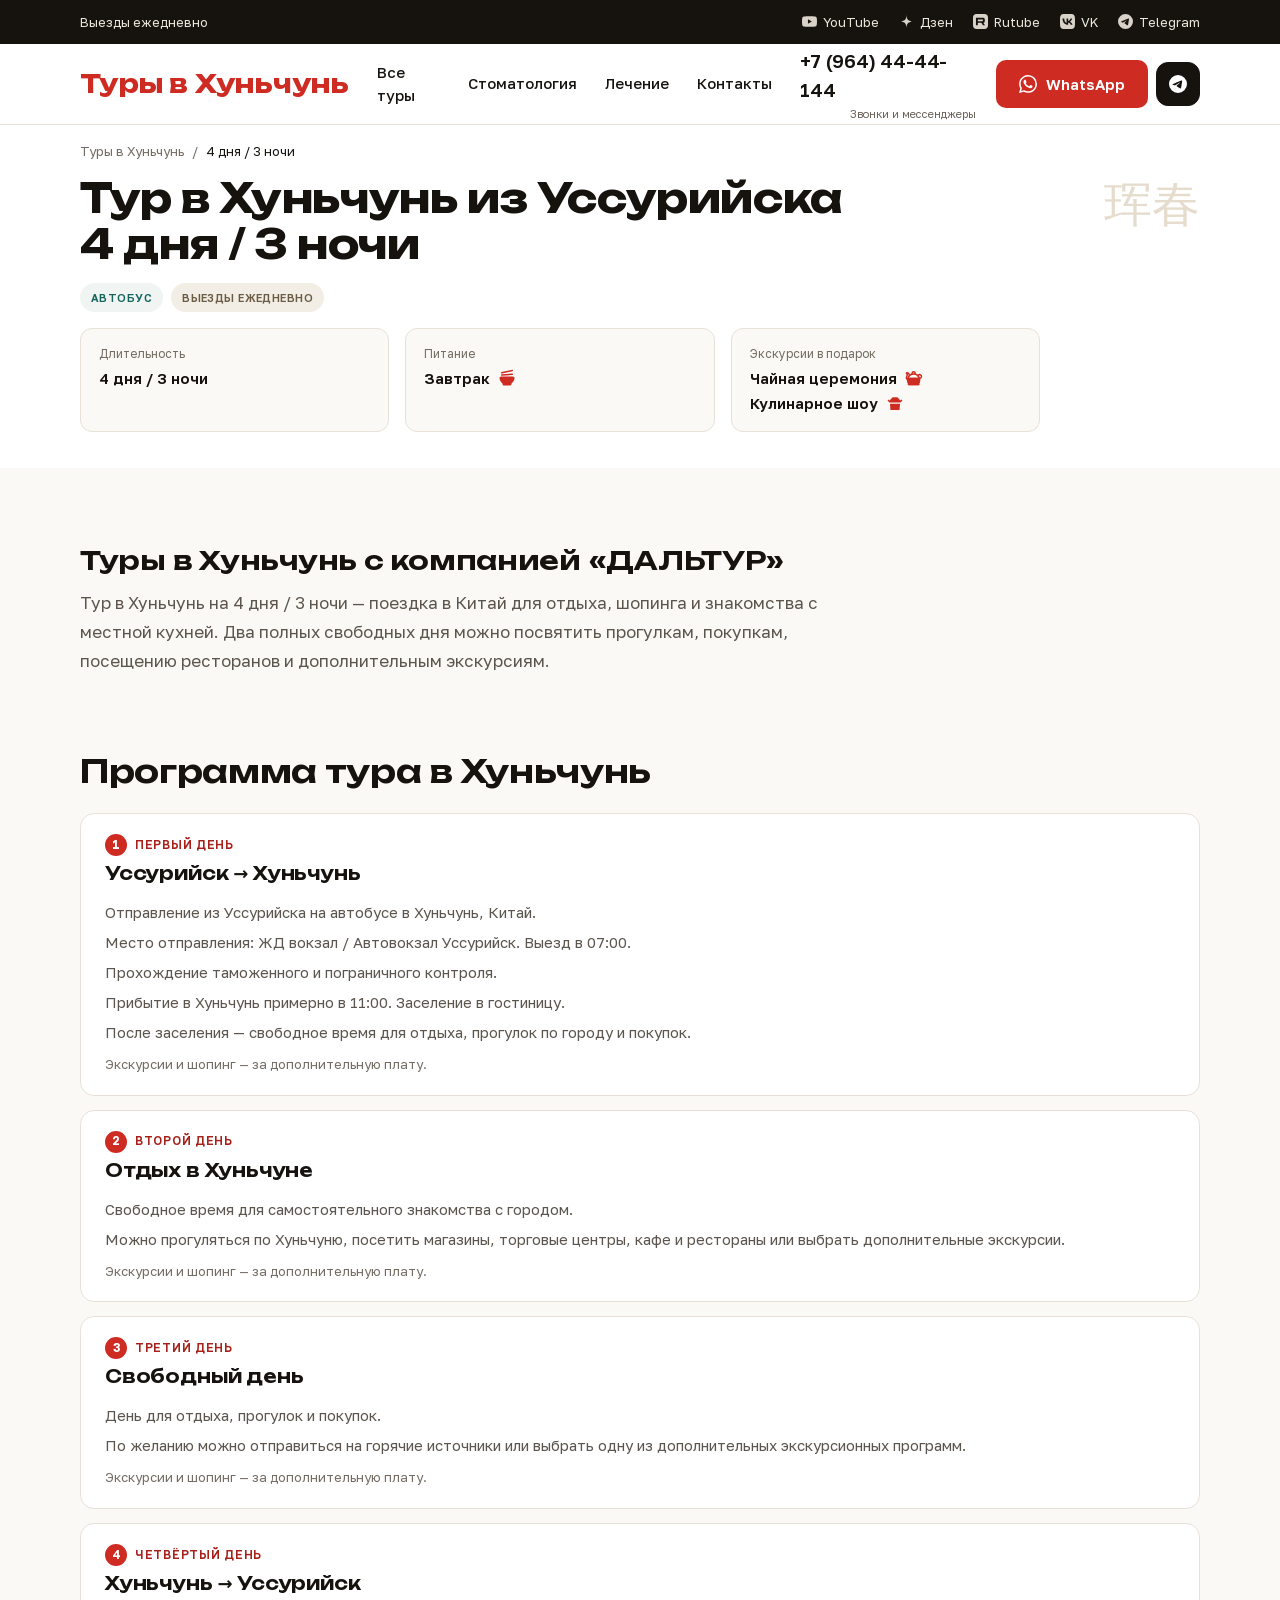
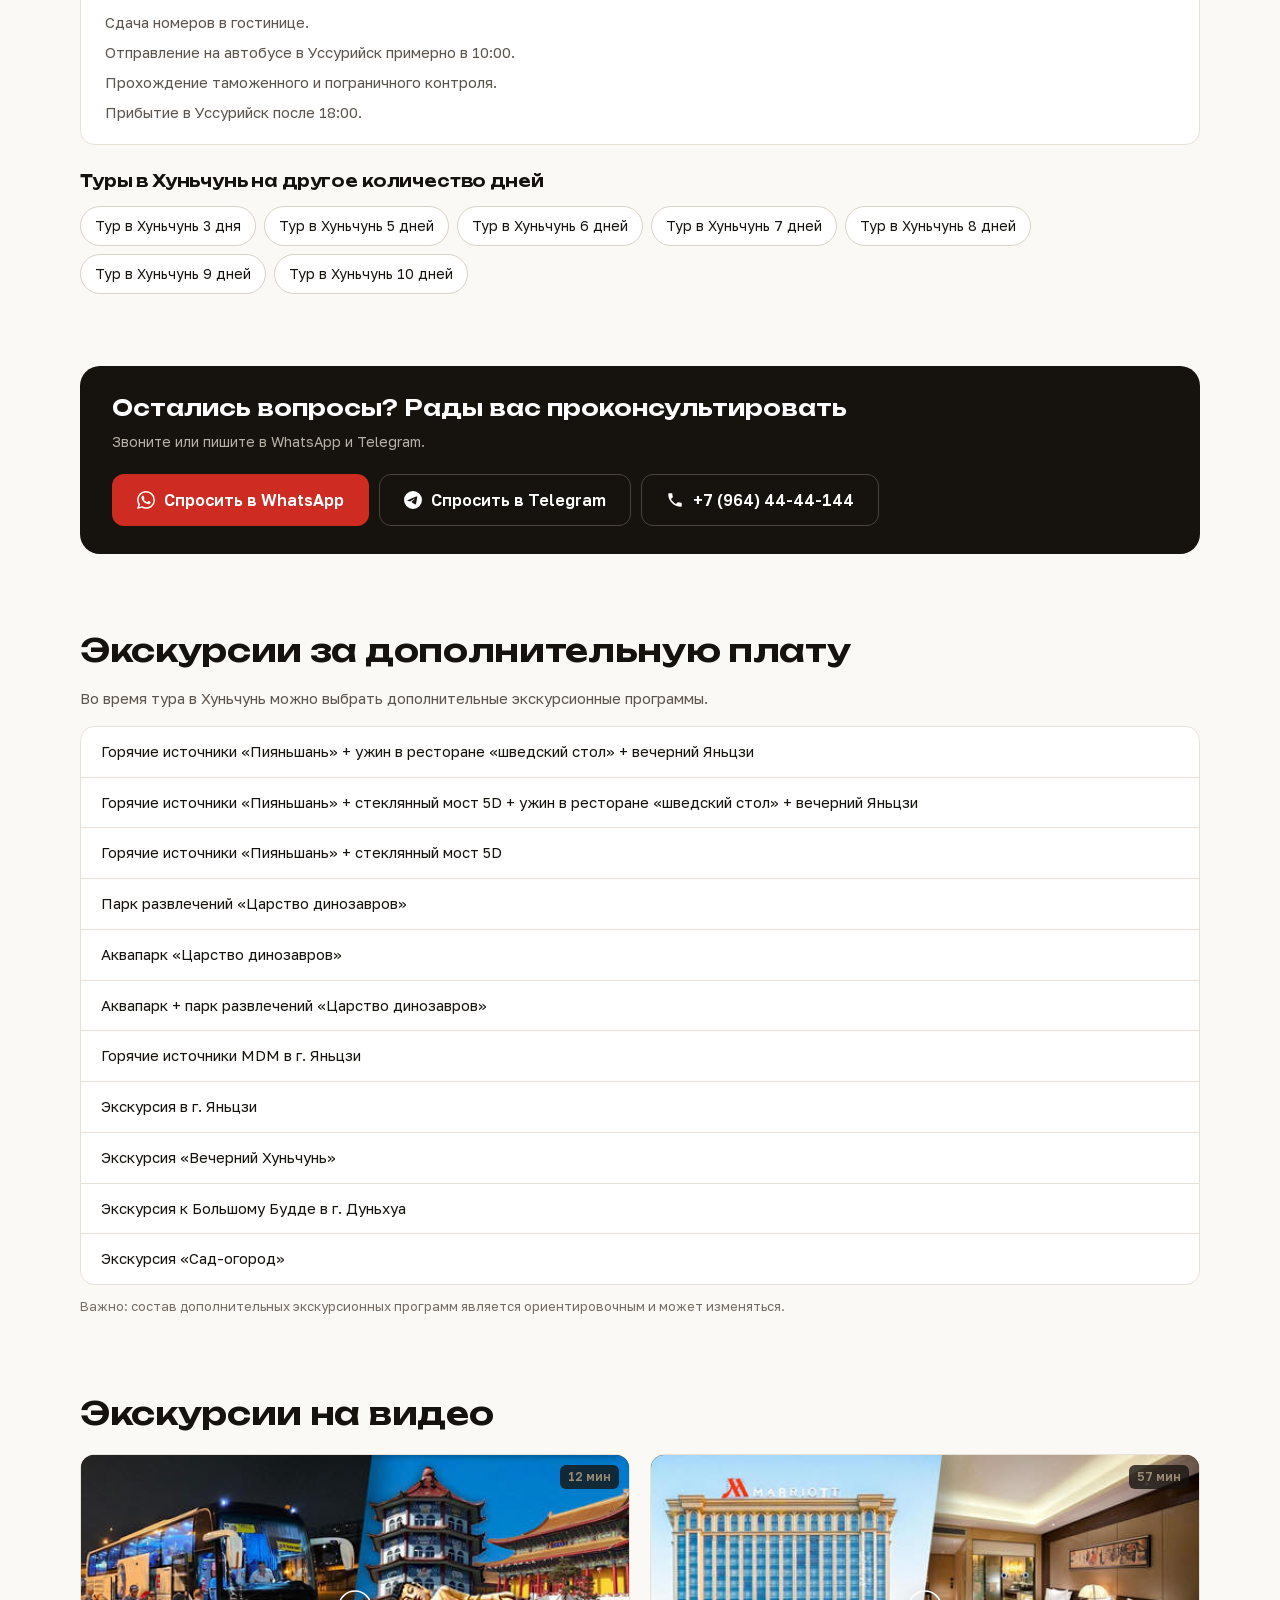
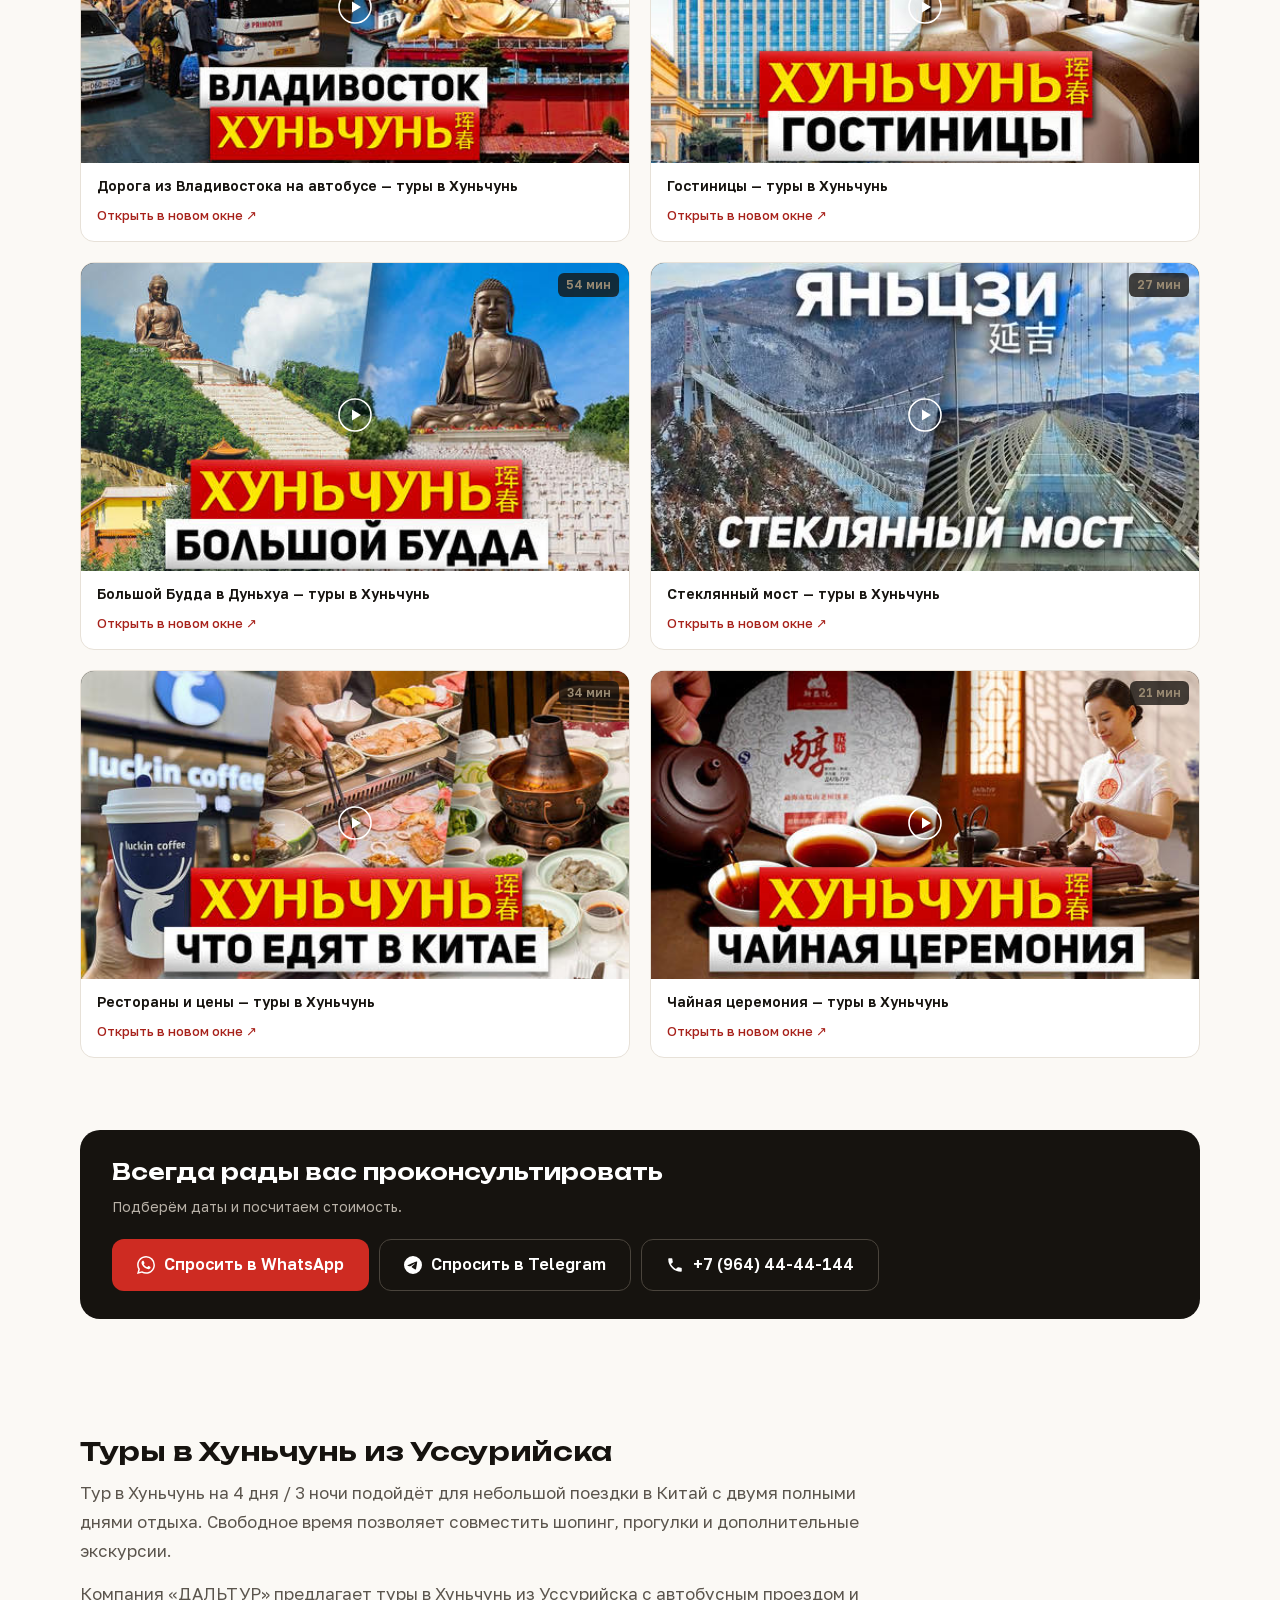
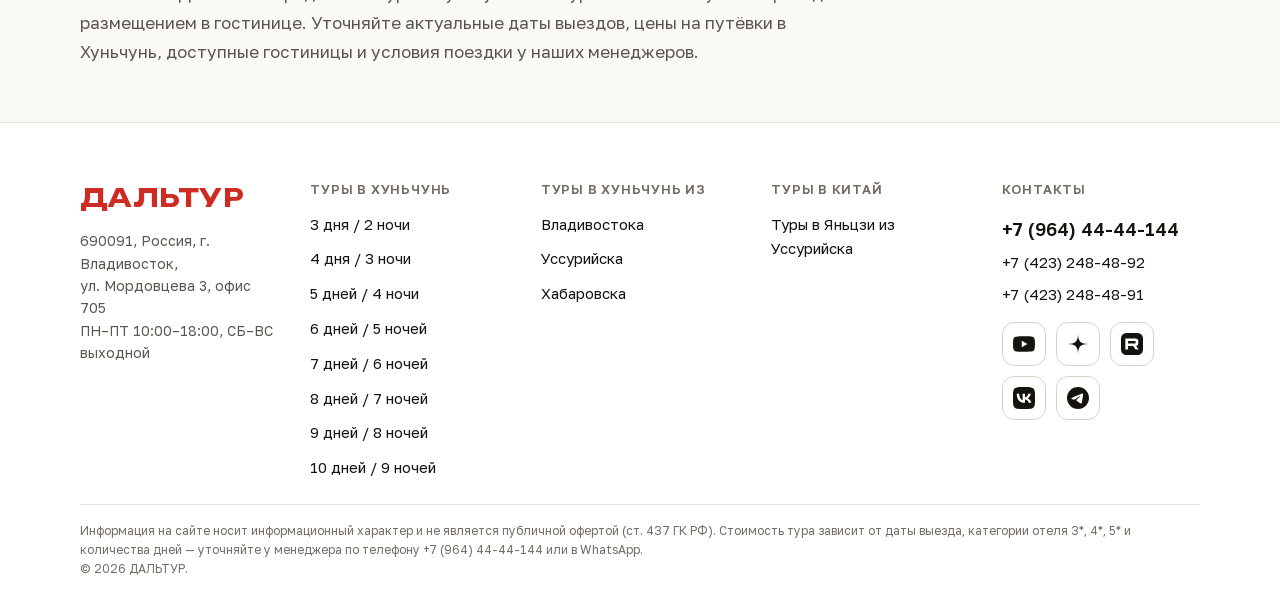
<file: tur-4-dnya.html>
<!doctype html>
<html lang="ru">
<head>
<meta charset="utf-8">
<meta name="viewport" content="width=device-width, initial-scale=1">
<title>Тур в Хуньчунь 4 дня / 3 ночи из Уссурийска — ДАЛЬТУР</title>
<meta name="description" content="Тур в Хуньчунь на 4 дня / 3 ночи из Уссурийска: программа по дням, выезды ежедневно. Стоимость уточняйте по телефону +7 (964) 44-44-144.">
<link rel="canonical" href="https://ussuriysk.hunchun-hunchun.ru/tur-4-dnya.html">
<meta property="og:url" content="https://ussuriysk.hunchun-hunchun.ru/tur-4-dnya.html">
<meta name="theme-color" content="#FBF9F5">
<meta property="og:type" content="website">
<meta property="og:title" content="Тур в Хуньчунь 4 дня / 3 ночи из Уссурийска — ДАЛЬТУР">
<meta property="og:description" content="Тур в Хуньчунь на 4 дня / 3 ночи из Уссурийска: программа по дням, выезды ежедневно. Стоимость уточняйте по телефону +7 (964) 44-44-144.">
<meta property="og:locale" content="ru_RU">
<meta property="og:site_name" content="ДАЛЬТУР">
<link rel="icon" href="/favicon.ico" sizes="48x48">
<link rel="icon" href="assets/favicon.svg" type="image/svg+xml">
<link rel="apple-touch-icon" href="assets/apple-touch-icon.png">
<script type="application/ld+json">{"@context":"https://schema.org","@graph":[{"@type":"TravelAgency","@id":"https://hunchun-hunchun.ru/#org","name":"ДАЛЬТУР","url":"https://hunchun-hunchun.ru/","logo":"https://hunchun-hunchun.ru/assets/apple-touch-icon.png","image":"https://hunchun-hunchun.ru/assets/apple-touch-icon.png","telephone":["+79644444144","+74232484892","+74232484891"],"address":{"@type":"PostalAddress","streetAddress":"ул. Мордовцева, 3, офис 705","addressLocality":"Владивосток","postalCode":"690091","addressCountry":"RU"},"openingHoursSpecification":[{"@type":"OpeningHoursSpecification","dayOfWeek":["Monday","Tuesday","Wednesday","Thursday","Friday"],"opens":"10:00","closes":"18:00"}],"sameAs":["https://www.youtube.com/@DALTOUR","https://dzen.ru/daltour","https://rutube.ru/channel/54520250/","https://vk.ru/daltourvk","https://t.me/daltourChina"]},{"@type":"TouristTrip","name":"Тур в Хуньчунь из Уссурийска — 4 дня / 3 ночи","description":"Тур в Хуньчунь на 4 дня / 3 ночи — поездка в Китай для отдыха, шопинга и знакомства с местной кухней. Два полных свободных дня можно посвятить прогулкам, покупкам, посещению ресторанов и дополнительным экскурсиям.","url":"https://ussuriysk.hunchun-hunchun.ru/tur-4-dnya.html","touristType":"Автобусный тур","provider":{"@id":"https://hunchun-hunchun.ru/#org"},"itinerary":{"@type":"ItemList","itemListElement":[{"@type":"ListItem","position":1,"name":"Первый день: Уссурийск → Хуньчунь","description":"Отправление из Уссурийска на автобусе в Хуньчунь, Китай. Место отправления: ЖД вокзал / Автовокзал Уссурийск. Выезд в 07:00. Прохождение таможенного и пограничного контроля. Прибытие в Хуньчунь примерно в 11:00. Заселение в гостиницу. После заселения — свободное время для отдыха, прогулок по городу и покупок."},{"@type":"ListItem","position":2,"name":"Второй день: отдых в Хуньчуне","description":"Свободное время для самостоятельного знакомства с городом. Можно прогуляться по Хуньчуню, посетить магазины, торговые центры, кафе и рестораны или выбрать дополнительные экскурсии."},{"@type":"ListItem","position":3,"name":"Третий день: свободный день","description":"День для отдыха, прогулок и покупок. По желанию можно отправиться на горячие источники или выбрать одну из дополнительных экскурсионных программ."},{"@type":"ListItem","position":4,"name":"Четвёртый день: Хуньчунь → Уссурийск","description":"Сдача номеров в гостинице. Отправление на автобусе в Уссурийск примерно в 10:00. Прохождение таможенного и пограничного контроля. Прибытие в Уссурийск после 18:00."}]}},{"@type":"BreadcrumbList","itemListElement":[{"@type":"ListItem","position":1,"name":"Туры в Хуньчунь","item":"https://ussuriysk.hunchun-hunchun.ru/"},{"@type":"ListItem","position":2,"name":"4 дня / 3 ночи","item":"https://ussuriysk.hunchun-hunchun.ru/tur-4-dnya.html"}]}]}</script>
<link rel="preload" href="assets/fonts/unbounded-cyrillic.woff2?v=3e88c0f8" as="font" type="font/woff2" crossorigin>
<link rel="preload" href="assets/fonts/golos-cyrillic.woff2?v=d1593288" as="font" type="font/woff2" crossorigin>
<style>@font-face{font-family:'Golos Text';font-style:normal;font-weight:400 700;font-display:swap;src:url(assets/fonts/golos-cyrillic.woff2?v=d1593288) format('woff2');unicode-range:U+0301, U+0400-045F, U+0490-0491, U+04B0-04B1, U+2116}@font-face{font-family:'Golos Text';font-style:normal;font-weight:400 700;font-display:swap;src:url(assets/fonts/golos-latin.woff2?v=4016a99a) format('woff2');unicode-range:U+0000-00FF, U+0131, U+0152-0153, U+02BB-02BC, U+02C6, U+02DA, U+02DC, U+0304, U+0308, U+0329, U+2000-206F, U+20AC, U+2122, U+2191, U+2193, U+2212, U+2215, U+FEFF, U+FFFD}@font-face{font-family:'Unbounded';font-style:normal;font-weight:600 700;font-display:swap;src:url(assets/fonts/unbounded-cyrillic.woff2?v=3e88c0f8) format('woff2');unicode-range:U+0301, U+0400-045F, U+0490-0491, U+04B0-04B1, U+2116}@font-face{font-family:'Unbounded';font-style:normal;font-weight:600 700;font-display:swap;src:url(assets/fonts/unbounded-latin.woff2?v=aef5c246) format('woff2');unicode-range:U+0000-00FF, U+0131, U+0152-0153, U+02BB-02BC, U+02C6, U+02DA, U+02DC, U+0304, U+0308, U+0329, U+2000-206F, U+20AC, U+2122, U+2191, U+2193, U+2212, U+2215, U+FEFF, U+FFFD}:root{--red: #CE2B22;--red-deep: #A7211A;--red-darker: #7A1711;--ink: #16130F;--ink-soft: #3D382F;--jade: #14655C;--paper: #FBF9F5;--card: #FFFFFF;--line: #E7E1D8;--line-strong: #D8D1C6;--muted: #5B554D;--muted-2: #6A635B;--muted-3: #736C63;--sand: #F3EEE5;--sand-deep: #C9B9A2;--hiero: #CDBFAC;--jade-bg: #F0F5F3;--red-bg: #FBEDEC;--note-bg: #FBF4E8;--note-line: #EBDCC2;--dark-field: #221E19;--dark-line: #3A352E;--dark-text: #B8B1A7;--display: 'Unbounded','Golos Text',system-ui,sans-serif;--body: 'Golos Text',system-ui,-apple-system,'Segoe UI',sans-serif;--r-btn: 10px;--r-card: 16px;--r-block: 20px;--gutter: 20px;--maxw: 1440px;}*,*::before,*::after{box-sizing: border-box;}html{-webkit-text-size-adjust: 100%;scroll-behavior: smooth;}body{margin: 0;font-family: var(--body);font-size: 16px;line-height: 1.55;color: var(--ink);background: var(--paper);-webkit-font-smoothing: antialiased;overflow-wrap: break-word;}body.is-locked{overflow: hidden;}img{max-width: 100%;display: block;}a{color: var(--red-deep);text-decoration: none;}a:hover{color: var(--red-darker);}h1,h2,h3{font-family: var(--display);letter-spacing: -0.01em;margin: 0;}h1{font-weight: 700;}h2,h3{font-weight: 600;}p{margin: 0;}ul{margin: 0;padding: 0;list-style: none;}button{font: inherit;}:focus-visible{outline: 2px solid var(--red-deep);outline-offset: 2px;border-radius: 4px;}.br-desktop{display: none;}.visually-hidden{position: absolute;width: 1px;height: 1px;padding: 0;margin: -1px;overflow: hidden;clip: rect(0 0 0 0);white-space: nowrap;border: 0;}.skip-link{position: absolute;left: 12px;top: -60px;z-index: 100;padding: 10px 16px;background: var(--ink);color: #fff;border-radius: var(--r-btn);font-weight: 600;transition: top .15s;}.skip-link:focus{top: 12px;color: #fff;}.wrap{width: 100%;max-width: var(--maxw);margin: 0 auto;padding-left: var(--gutter);padding-right: var(--gutter);}.section{padding-top: 40px;}.section__head{display: flex;flex-wrap: wrap;align-items: baseline;justify-content: space-between;gap: 8px 24px;}.section__head h2{font-size: 24px;}.section__note{font-size: 13px;color: var(--muted-2);}.btn{display: inline-flex;align-items: center;justify-content: center;gap: 9px;min-height: 52px;padding: 0 24px;border: 1px solid transparent;border-radius: 12px;font-size: 16px;font-weight: 600;line-height: 1.2;text-align: center;cursor: pointer;transition: background-color .15s,border-color .15s,color .15s;}.btn--primary{background: var(--red);color: #fff;}.btn--primary:hover{background: var(--red-deep);color: #fff;}.btn--ghost{background: var(--card);color: var(--ink);border-color: var(--line-strong);}.btn--ghost:hover{border-color: var(--ink);color: var(--ink);}.btn--dark{background: var(--ink);color: #fff;}.btn--dark:hover{background: #2A251E;color: #fff;}.btn--sm{min-height: 44px;padding: 0 18px;font-size: 15px;border-radius: var(--r-btn);}.btn--wide{width: 100%;}.tag{display: inline-flex;align-items: center;padding: 6px 11px;border-radius: 999px;font-size: 11px;font-weight: 600;letter-spacing: 0.04em;white-space: nowrap;}.tag--jade{background: var(--jade-bg);color: var(--jade);}.tag--red{background: var(--red-bg);color: var(--red-deep);}.tag--sand{background: var(--sand);color: #6A5B45;}.tag--onsand{background: #fff;color: var(--jade);}.tag--onsand.tag--red{background: #fff;color: var(--red-deep);}.field{display: flex;flex-direction: column;gap: 6px;}.field>label{font-size: 12px;font-weight: 600;color: var(--muted-2);}.field select,.field input{width: 100%;height: 48px;padding: 0 12px;border: 1px solid var(--line-strong);border-radius: var(--r-btn);background: var(--card);font-family: inherit;font-size: 16px;color: var(--ink);}.field select{appearance: none;padding-right: 34px;background-image: url("data:image/svg+xml,%3Csvg xmlns='http://www.w3.org/2000/svg' width='10' height='6' fill='none'%3E%3Cpath d='M1 1l4 4 4-4' stroke='%238B837A' stroke-width='1.5' stroke-linecap='round'/%3E%3C/svg%3E");background-repeat: no-repeat;background-position: right 14px center;}.topbar{display: none;background: var(--ink);color: #EDE7DD;font-size: 13px;}.topbar .wrap{min-height: 44px;display: flex;align-items: center;justify-content: space-between;gap: 20px;}.topbar__right{display: flex;align-items: center;gap: 20px;}.topbar__hours{color: #ACA69C;}.topbar__sep{color: #4A443C;}.topbar a{color: #EDE7DD;}.topbar a:hover{color: #fff;}.header{position: sticky;top: 0;z-index: 40;background: var(--card);border-bottom: 1px solid var(--line);}.header .wrap{min-height: 64px;display: flex;align-items: center;gap: 12px;}.logo{font-family: var(--display);font-weight: 700;font-size: 20px;letter-spacing: 0.01em;color: var(--red);}.logo:hover{color: var(--red-deep);}.header__nav{display: none;}.header__contacts{display: none;}.icon-btn{flex: none;width: 44px;height: 44px;display: inline-flex;align-items: center;justify-content: center;border: 1px solid var(--line-strong);border-radius: 12px;background: var(--card);color: var(--ink);cursor: pointer;}.icon-btn--plain{border-color: transparent;}.icon-btn--accent{background: var(--red);border-color: var(--red);color: #fff;}.icon-btn--accent:hover{background: var(--red-deep);border-color: var(--red-deep);color: #fff;}.header__spacer{flex: 1 1 auto;}.header__center{flex: 1 1 auto;display: flex;justify-content: center;}.drawer{position: fixed;inset: 0;z-index: 60;display: none;}.drawer[data-open="true"]{display: block;}.drawer__backdrop{position: absolute;inset: 0;background: rgba(22,19,15,.5);border: 0;padding: 0;cursor: pointer;}.drawer__panel{position: absolute;inset: 0 0 0 auto;width: min(320px,88vw);background: var(--card);padding: 16px var(--gutter) 28px;display: flex;flex-direction: column;gap: 4px;overflow-y: auto;}.drawer__top{display: flex;align-items: center;justify-content: space-between;margin-bottom: 12px;}.drawer__panel a{min-height: 48px;display: flex;align-items: center;font-size: 17px;font-weight: 500;color: var(--ink);border-bottom: 1px solid var(--line);}.drawer__panel a:last-child{border-bottom: 0;}.drawer__contacts{margin-top: 20px;display: flex;flex-direction: column;gap: 10px;}.drawer__panel .drawer__contacts a{min-height: 52px;justify-content: center;font-size: 16px;font-weight: 600;border-bottom: 1px solid var(--line-strong);}.drawer__panel .drawer__contacts .btn--primary{color: #fff;border-bottom: 0;}.hero{background: var(--card);padding-top: 28px;padding-bottom: 8px;}.hero__grid{display: flex;flex-direction: column;gap: 24px;}.hero__eyebrow{display: block;font-size: 11px;font-weight: 600;letter-spacing: 0.12em;color: var(--red);}.hero h1{margin-top: 12px;font-size: 30px;line-height: 1.1;text-wrap: balance;}.hero__lead{margin-top: 14px;font-size: 16px;color: var(--muted);}.hero__actions{margin-top: 20px;display: flex;flex-direction: column;gap: 10px;}.hero__facts{margin-top: 22px;display: flex;flex-direction: column;gap: 10px;}.hero__fact{display: flex;align-items: center;gap: 9px;font-size: 14px;color: var(--ink-soft);}.hero__fact svg{flex: none;}.hero__art{min-height: 200px;background: var(--paper);border: 1px solid var(--line);border-radius: var(--r-block);display: flex;flex-direction: column;align-items: center;justify-content: center;gap: 10px;padding: 24px;text-align: center;}.hero__art b{font-size: 15px;color: var(--muted-3);}.hero__art span{font-size: 13px;color: #A39A8E;max-width: 380px;}.picker{background: var(--card);padding-top: 20px;padding-bottom: 8px;}.picker__box{padding: 16px;background: var(--paper);border: 1px solid var(--line);border-radius: var(--r-card);display: flex;flex-direction: column;gap: 12px;}.dest-grid{margin-top: 18px;display: grid;grid-template-columns: repeat(2,minmax(0,1fr));gap: 12px;}.dest{min-height: 108px;padding: 14px;background: var(--card);border: 1px solid var(--line);border-radius: 14px;display: flex;flex-direction: column;justify-content: space-between;gap: 12px;color: var(--ink);transition: border-color .15s,transform .15s;}.dest:hover{border-color: var(--ink);color: var(--ink);transform: translateY(-2px);}.dest__hiero{font-size: 20px;line-height: 1;color: var(--hiero);}.dest__name{display: block;font-size: 16px;font-weight: 600;}.dest__meta{display: block;margin-top: 2px;font-size: 12px;color: var(--muted-2);}.tour-grid{margin-top: 18px;display: grid;grid-template-columns: minmax(0,1fr);gap: 14px;}.tour{background: var(--card);border: 1px solid var(--line);border-radius: var(--r-card);overflow: hidden;color: var(--ink);display: flex;flex-direction: column;transition: border-color .15s;}.tour:hover{border-color: var(--ink);color: var(--ink);}.tour__top{min-height: 76px;padding: 14px 16px;background: var(--sand);display: flex;align-items: flex-start;justify-content: space-between;gap: 12px;}.tour__hiero{font-size: 26px;line-height: 1;color: var(--sand-deep);}.tour__body{padding: 16px;display: flex;flex-direction: column;flex-grow: 1;}.tour__title{font-size: 18px;font-weight: 600;line-height: 1.25;font-family: var(--body);}.tour__list{margin-top: 12px;display: flex;flex-direction: column;gap: 7px;font-size: 14px;line-height: 1.45;color: var(--muted);}.tour__foot{margin-top: auto;padding-top: 16px;display: flex;align-items: center;justify-content: space-between;gap: 12px;}.tour__price{font-size: 18px;font-weight: 700;}.tour__price small{display: block;font-size: 12px;font-weight: 400;color: var(--muted-2);}.tour-list{margin-top: 20px;display: grid;grid-template-columns: minmax(0,1fr);gap: 12px;}.tour-row{padding: 18px;background: var(--card);border: 1px solid var(--line);border-radius: var(--r-card);display: flex;flex-direction: column;justify-content: space-between;gap: 16px;min-height: 150px;color: var(--ink);transition: border-color .15s;}.tour-row:hover{border-color: var(--ink);color: var(--ink);}.tour-row[data-featured="true"]{border-width: 2px;border-color: var(--ink);padding: 17px;}.tour-row__head{display: flex;flex-direction: column-reverse;align-items: flex-start;gap: 10px;}.tour-row__name{font-size: 19px;font-weight: 600;line-height: 1.25;}.tour-row__foot{display: flex;align-items: flex-end;justify-content: space-between;gap: 12px;}.tour-row__desc{font-size: 13px;color: var(--muted-2);line-height: 1.45;}.tour-row__price{font-size: 17px;font-weight: 700;white-space: nowrap;}.filters{display: flex;align-items: center;gap: 8px;overflow-x: auto;padding-bottom: 4px;scrollbar-width: none;-webkit-overflow-scrolling: touch;}.filters::-webkit-scrollbar{display: none;}.chip{flex: none;min-height: 40px;padding: 0 16px;display: inline-flex;align-items: center;background: var(--card);color: var(--ink);border: 1px solid var(--line-strong);border-radius: 999px;font-size: 14px;font-weight: 500;cursor: pointer;white-space: nowrap;}.chip[aria-pressed="true"]{background: var(--ink);color: #fff;border-color: var(--ink);font-weight: 600;}.filters__sep{flex: none;width: 1px;height: 28px;background: var(--line);margin: 0 4px;}.toolbar{margin-top: 20px;display: flex;flex-direction: column;gap: 12px;}.toolbar__sort{display: flex;align-items: center;gap: 10px;}.toolbar__sort label{font-size: 14px;color: var(--muted-2);white-space: nowrap;}.toolbar__sort select{height: 40px;width: auto;min-width: 180px;}.results-count{font-size: 14px;color: var(--muted-2);}.why-grid{margin-top: 18px;display: grid;grid-template-columns: minmax(0,1fr);gap: 12px;}.why{padding: 14px 16px;background: var(--card);border: 1px solid var(--line);border-radius: 14px;display: flex;flex-direction: column;gap: 6px;}.why svg{display: none;}.why b{font-size: 16px;font-weight: 600;}.why span{font-size: 14px;line-height: 1.5;color: var(--muted);}.lead{padding: 22px 20px;background: var(--ink);border-radius: var(--r-block);display: flex;flex-direction: column;gap: 16px;}.lead h2{font-size: 20px;line-height: 1.25;color: #fff;}.lead p{margin-top: 10px;font-size: 14px;line-height: 1.5;color: var(--dark-text);}.lead form{display: flex;flex-direction: column;gap: 12px;}.lead .field>label{color: var(--dark-text);}.lead .field input{height: 50px;border-color: var(--dark-line);background: var(--dark-field);color: #fff;}.lead .field input::placeholder{color: #7C756B;}.lead__consent{font-size: 12px;line-height: 1.5;color: #8E877D;}.lead__consent a{color: var(--dark-text);text-decoration: underline;}.cta{padding: 24px 20px;background: var(--ink);border-radius: var(--r-block);display: flex;flex-direction: column;gap: 18px;}.cta b{display: block;font-family: var(--display);font-weight: 600;font-size: 20px;color: #fff;}.cta span{display: block;margin-top: 8px;font-size: 14px;color: var(--dark-text);}.cta__actions{display: flex;flex-direction: column;gap: 10px;}.cta__actions .btn--ghost{background: transparent;color: #fff;border-color: #4A443C;}.cta__actions .btn--ghost:hover{border-color: #fff;color: #fff;}.footer{margin-top: 40px;padding-top: 28px;background: var(--card);border-top: 1px solid var(--line);}.footer__grid{display: flex;flex-direction: column;gap: 24px;}.footer__col h3{font-family: var(--body);font-size: 13px;font-weight: 600;letter-spacing: 0.06em;color: var(--muted-3);}.footer__col ul{margin-top: 12px;display: flex;flex-direction: column;gap: 10px;}.footer__col ul a{font-size: 15px;color: var(--ink);}.footer__col ul a:hover{color: var(--red-deep);}.footer__addr{margin-top: 12px;font-size: 14px;line-height: 1.6;color: var(--muted);}.footer__phones{margin-top: 16px;display: flex;flex-direction: column;gap: 8px;}.footer__phones a{font-size: 15px;color: var(--ink);}.footer__phones a:first-child{font-size: 18px;font-weight: 600;}.footer__social{margin-top: 16px;display: flex;gap: 10px;}.footer__social a{width: 44px;height: 44px;border: 1px solid var(--line-strong);border-radius: 12px;display: flex;align-items: center;justify-content: center;font-size: 12px;font-weight: 600;color: var(--ink);}.footer__social a:hover{border-color: var(--ink);}.footer__legal{margin-top: 24px;padding: 16px 0 24px;border-top: 1px solid var(--line);font-size: 12px;line-height: 1.6;color: var(--muted-3);}.crumbs{display: flex;flex-wrap: wrap;align-items: center;gap: 8px;font-size: 13px;color: var(--muted-3);padding-top: 16px;}.crumbs a{color: var(--muted-3);}.crumbs a:hover{color: var(--ink);}.crumbs [aria-current]{color: var(--ink);}.page-head{background: var(--card);padding-bottom: 24px;}.page-head__row{margin-top: 16px;display: flex;align-items: flex-end;justify-content: space-between;gap: 20px;}.page-head h1{font-size: 26px;line-height: 1.12;}.page-head p{margin-top: 14px;font-size: 16px;color: var(--muted);}.page-head__hiero{display: none;font-family: var(--display);font-size: 56px;line-height: 1;color: #E5DCCD;}.tour-head{background: var(--card);padding-bottom: 20px;}.tour-head__row{margin-top: 14px;display: flex;align-items: flex-start;justify-content: space-between;gap: 12px;}.tour-head h1{font-size: 26px;line-height: 1.15;}.tour-head__hiero{font-size: 22px;line-height: 1.2;color: #E5DCCD;white-space: nowrap;}.tour-head__tags{margin-top: 16px;display: flex;gap: 8px;flex-wrap: wrap;}.facts{margin-top: 16px;display: grid;grid-template-columns: repeat(2,minmax(0,1fr));gap: 10px;}.fact{padding: 12px 14px;background: var(--paper);border: 1px solid var(--line);border-radius: 12px;}.fact dt{font-size: 12px;color: var(--muted-3);}.fact dd{margin: 3px 0 0;font-size: 15px;font-weight: 600;}.pricebox{margin-top: 16px;padding: 16px;background: var(--paper);border: 1px solid var(--line);border-radius: 14px;display: flex;align-items: center;justify-content: space-between;gap: 16px;flex-wrap: wrap;}.pricebox b{display: block;font-size: 20px;font-weight: 700;}.pricebox span{display: block;font-size: 12px;color: var(--muted-2);}.days{margin-top: 16px;display: flex;flex-direction: column;gap: 12px;}.day{padding: 16px;background: var(--card);border: 1px solid var(--line);border-radius: 14px;}.day__head{display: flex;align-items: center;gap: 10px;}.day__num{flex: none;width: 28px;height: 28px;background: var(--ink);color: #fff;border-radius: 8px;display: flex;align-items: center;justify-content: center;font-size: 13px;font-weight: 700;}.day__title{font-size: 16px;font-weight: 600;}.day p{margin-top: 12px;font-size: 14px;line-height: 1.6;color: var(--muted);}.incl{margin-top: 16px;display: grid;grid-template-columns: minmax(0,1fr);gap: 12px;}.incl__box{padding: 16px;background: var(--card);border: 1px solid var(--line);border-radius: 14px;}.incl__box h3{font-family: var(--body);font-size: 12px;font-weight: 600;letter-spacing: 0.06em;}.incl__box h3.is-in{color: var(--jade);}.incl__box h3.is-out{color: var(--red-deep);}.incl__box ul{margin-top: 10px;display: flex;flex-direction: column;gap: 7px;font-size: 14px;line-height: 1.5;color: var(--ink-soft);}.incl__box li{padding-left: 14px;position: relative;}.incl__box li::before{content: "·";position: absolute;left: 2px;}.notice{margin-top: 16px;padding: 16px;background: var(--note-bg);border: 1px solid var(--note-line);border-radius: 14px;}.notice b{font-size: 15px;font-weight: 600;}.notice p{margin-top: 10px;font-size: 14px;line-height: 1.6;color: var(--muted);}.pill-row{margin-top: 12px;display: flex;flex-wrap: wrap;gap: 8px;}.pill{min-height: 40px;padding: 0 14px;display: inline-flex;align-items: center;background: var(--card);border: 1px solid var(--line-strong);border-radius: 999px;font-size: 14px;color: var(--ink);}.pill:hover{border-color: var(--ink);color: var(--ink);}.stickybar{position: fixed;left: 0;right: 0;bottom: 0;z-index: 50;padding: 10px var(--gutter) calc(10px + env(safe-area-inset-bottom));background: var(--card);border-top: 1px solid var(--line);display: flex;align-items: center;gap: 10px;}.stickybar__price{display: flex;flex-direction: column;line-height: 1.2;}.stickybar__price small{font-size: 11px;color: var(--muted-3);}.stickybar__price b{font-size: 16px;}.stickybar .btn{flex: 1 1 auto;min-height: 48px;padding: 0 14px;font-size: 15px;}body.has-stickybar{padding-bottom: 88px;}.swatches{margin-top: 14px;display: grid;grid-template-columns: repeat(2,minmax(0,1fr));gap: 12px;}.swatch__chip{height: 72px;border-radius: 12px;border: 1px solid var(--line);}.swatch b{display: block;margin-top: 8px;font-size: 13px;font-weight: 600;}.swatch span{display: block;font-size: 12px;color: var(--muted-2);}.kv{margin-top: 14px;display: flex;flex-direction: column;gap: 8px;font-size: 14px;line-height: 1.5;color: var(--ink-soft);}.eyebrow{font-size: 12px;font-weight: 600;letter-spacing: 0.08em;color: var(--muted-3);}.rules{margin-top: 12px;display: grid;grid-template-columns: minmax(0,1fr);gap: 10px 32px;font-size: 14px;line-height: 1.5;color: var(--ink-soft);}@media (min-width: 768px){:root{--gutter: 40px;}.section{padding-top: 56px;}.section__head h2{font-size: 28px;}.hero{padding-top: 48px;}.hero h1{font-size: 40px;}.hero__lead{font-size: 18px;}.hero__actions{flex-direction: row;}.hero__facts{flex-direction: row;flex-wrap: wrap;gap: 24px;}.hero__art{min-height: 280px;}.picker__box{flex-direction: row;align-items: flex-end;gap: 16px;padding: 18px 20px;background: var(--card);box-shadow: 0 6px 24px rgba(22,19,15,.06);}.picker__box .field{flex: 1 1 0;}.dest-grid{grid-template-columns: repeat(3,minmax(0,1fr));gap: 16px;}.tour-grid{grid-template-columns: repeat(2,minmax(0,1fr));gap: 20px;}.tour-list{grid-template-columns: repeat(2,minmax(0,1fr));}.why-grid{grid-template-columns: repeat(2,minmax(0,1fr));gap: 20px;}.incl{grid-template-columns: repeat(2,minmax(0,1fr));gap: 20px;}.facts{grid-template-columns: repeat(4,minmax(0,1fr));}.swatches{grid-template-columns: repeat(3,minmax(0,1fr));}.rules{grid-template-columns: repeat(2,minmax(0,1fr));}.toolbar{flex-direction: row;align-items: center;justify-content: space-between;}.tour-row__head{flex-direction: row;justify-content: space-between;gap: 12px;}.lead{flex-direction: row;align-items: center;gap: 40px;padding: 32px;}.lead__text{flex: 1 1 45%;}.lead h2{font-size: 24px;}.lead form{flex: 1 1 55%;}.cta{flex-direction: row;align-items: center;justify-content: space-between;padding: 28px 32px;}.cta b{font-size: 22px;}.cta__actions{flex-direction: row;}.footer__grid{flex-direction: row;flex-wrap: wrap;gap: 32px;}.footer__col{flex: 1 1 180px;}.footer__col--brand{flex: 1 1 260px;}.page-head h1{font-size: 34px;}.page-head__hiero{display: block;font-size: 44px;}.tour-head h1{font-size: 32px;}.tour-head__hiero{font-size: 38px;}.stickybar{display: none;}body.has-stickybar{padding-bottom: 0;}}@media (min-width: 1100px){:root{--gutter: 80px;}body{font-size: 16px;}.topbar{display: block;}.header .wrap{min-height: 80px;gap: 28px;}.logo{font-size: 25px;}.header__burger{display: none;}.header__center{flex: none;justify-content: flex-start;}.header__nav{display: flex;align-items: center;gap: 28px;font-size: 15px;font-weight: 500;flex: 1 1 auto;}.header__nav a{color: var(--ink);display: inline-flex;align-items: center;gap: 6px;}.header__nav a:hover{color: var(--red-deep);}.header__contacts{display: flex;align-items: center;gap: 20px;}.header__phone{display: flex;flex-direction: column;align-items: flex-end;}.header__phone a{font-size: 19px;font-weight: 600;color: var(--ink);letter-spacing: -0.01em;}.header__phone span{font-size: 11px;color: var(--muted-2);}.header__contacts .btn{min-height: 48px;padding: 0 22px;border-radius: var(--r-btn);font-size: 15px;}.header__msgr-mobile,.hero__phone{display: none !important;}.section{padding-top: 72px;}.section__head h2{font-size: 32px;}.section__note{font-size: 15px;}.hero{padding-top: 72px;padding-bottom: 0;}.hero__grid{flex-direction: row;gap: 56px;align-items: flex-start;}.hero__col{width: 620px;max-width: 55%;}.hero h1{font-size: 50px;line-height: 1.06;}.br-desktop{display: inline;}.hero__lead{max-width: 520px;}.hero__actions{margin-top: 32px;}.hero__actions .btn{min-height: 54px;padding: 0 28px;}.hero__facts{margin-top: 40px;gap: 14px 24px;}.hero__art{flex: 1 1 auto;min-height: 372px;align-self: stretch;}.picker{padding-top: 28px;padding-bottom: 0;}.dest-grid{grid-template-columns: repeat(5,minmax(0,1fr));gap: 20px;}.dest{min-height: 158px;padding: 18px;border-radius: var(--r-card);}.dest__hiero{font-size: 26px;}.dest__name{font-size: 19px;}.dest__meta{font-size: 13px;margin-top: 4px;}.tour-grid{grid-template-columns: repeat(3,minmax(0,1fr));gap: 24px;}.tour{border-radius: var(--r-block);}.tour__top{min-height: 104px;padding: 16px 20px;}.tour__hiero{font-size: 34px;}.tour__body{padding: 20px;}.tour__title{font-size: 20px;}.tour__price{font-size: 20px;}.tour-list{grid-template-columns: repeat(3,minmax(0,1fr));gap: 20px;}.tour-row{min-height: 178px;padding: 20px;}.tour-row[data-featured="true"]{padding: 19px;}.tour-row__name{font-size: 20px;}.tour-row__price{font-size: 18px;}.why-grid{grid-template-columns: repeat(4,minmax(0,1fr));gap: 24px;}.why{background: transparent;border: 0;padding: 0;gap: 10px;}.why svg{display: block;}.why b{font-size: 17px;}.lead{padding: 36px 40px;gap: 56px;border-radius: 24px;}.lead h2{font-size: 28px;}.lead p{font-size: 15px;margin-top: 14px;}.lead form{flex-direction: row;flex-wrap: wrap;align-items: flex-end;gap: 12px;}.lead form .field{flex: 1 1 150px;}.lead form .btn{flex: 0 0 auto;min-height: 50px;}.lead__consent{flex: 1 0 100%;margin-top: 2px;}.footer{margin-top: 56px;padding-top: 56px;}.footer__grid{flex-wrap: nowrap;gap: 32px;}.footer__col--brand{flex: 1.4 1 0;}.footer__col{flex: 1 1 0;}.page-head h1{font-size: 42px;line-height: 1.08;}.page-head p{font-size: 17px;max-width: 720px;}.page-head__hiero{font-size: 56px;}.tour-head h1{font-size: 40px;}.tour-head__hiero{font-size: 48px;}.facts{gap: 16px;}.fact{padding: 16px 18px;}.pricebox{padding: 20px 24px;}.pricebox b{font-size: 24px;}.days{gap: 14px;}.day{padding: 20px 24px;}.day__title{font-size: 18px;}.day p{font-size: 15px;}.incl__box{padding: 24px 28px;border-radius: var(--r-block);}.incl__box h3{font-size: 13px;}.incl__box ul{font-size: 15px;gap: 9px;}.notice{padding: 20px 24px;}.swatches{grid-template-columns: repeat(6,minmax(0,1fr));}}@media (prefers-reduced-motion: reduce){html{scroll-behavior: auto;}*,*::before,*::after{transition-duration: .001ms !important;animation-duration: .001ms !important;}}@media print{.header,.topbar,.stickybar,.drawer,.cta,.lead{display: none !important;}body{background: #fff;}}.askprice{margin-top: 16px;padding: 16px;background: var(--paper);border: 1px solid var(--line);border-radius: 14px;display: flex;flex-direction: column;gap: 12px;}.askprice b{font-size: 17px;font-weight: 600;}.askprice p{font-size: 14px;line-height: 1.5;color: var(--muted);}.askprice__actions{display: flex;flex-direction: column;gap: 10px;}.videos{margin-top: 16px;display: grid;grid-template-columns: minmax(0,1fr);gap: 14px;}.video{background: var(--card);border: 1px solid var(--line);border-radius: 14px;overflow: hidden;}.video__frame{aspect-ratio: 16 / 9;background: var(--sand);display: flex;flex-direction: column;align-items: center;justify-content: center;gap: 8px;padding: 16px;text-align: center;}.video__frame b{font-size: 14px;font-weight: 600;color: #7A6A52;}.video__frame span{font-size: 12px;line-height: 1.5;color: #9A8B73;max-width: 320px;}.video__frame iframe{width: 100%;height: 100%;border: 0;display: block;}.video__cap{display: flex;flex-direction: column;align-items: flex-start;padding: 12px 16px 10px;font-size: 14px;font-weight: 600;}.msgr{display: flex;align-items: center;gap: 8px;}.msgr .icon-btn--tg{background: var(--ink);border-color: var(--ink);color: #fff;}.msgr .icon-btn--tg:hover{background: #2A251E;color: #fff;}.durations{margin-top: 18px;display: grid;grid-template-columns: minmax(0,1fr);gap: 12px;}.duration{padding: 18px;background: var(--card);border: 1px solid var(--line);border-radius: var(--r-card);display: flex;align-items: center;justify-content: space-between;gap: 16px;min-height: 92px;color: var(--ink);transition: border-color .15s,transform .15s;}.duration:hover{border-color: var(--ink);color: var(--ink);transform: translateY(-2px);}.duration__n{display: flex;flex-direction: column;gap: 4px;}.duration__days{font-family: var(--display);font-weight: 600;font-size: 20px;line-height: 1.15;}.duration__nights{font-size: 13px;color: var(--muted-2);}.duration__go{flex: none;display: inline-flex;align-items: center;gap: 8px;font-size: 14px;font-weight: 600;color: var(--red-deep);}@media (min-width: 768px){.durations{grid-template-columns: repeat(2,minmax(0,1fr));gap: 16px;}.videos{grid-template-columns: repeat(2,minmax(0,1fr));gap: 20px;}.askprice{flex-direction: row;align-items: center;justify-content: space-between;gap: 24px;}.askprice__actions{flex-direction: row;flex: none;}}@media (min-width: 1100px){.durations{grid-template-columns: repeat(3,minmax(0,1fr));gap: 20px;}.duration{min-height: 104px;padding: 20px 24px;}.duration__days{font-size: 22px;}.askprice{padding: 20px 24px;}}.hero__band{margin-top: 24px;}.hero__band picture{display: block;border-radius: var(--r-block);overflow: hidden;background: var(--sand);}.hero__band img{width: 100%;height: auto;aspect-ratio: 2 / 1;object-fit: cover;object-position: 38% center;display: block;}@media (min-width: 768px){.hero__band img{aspect-ratio: 10 / 3;object-position: center;}}.hero__grid--solo .hero__col{width: 100%;max-width: 100%;}@media (min-width: 1100px){.hero__grid--solo .hero__col{max-width: 760px;}.hero__band{margin-top: 40px;}}.tour__band{margin-top: 28px;}.tour__band picture{display: block;border-radius: var(--r-block);overflow: hidden;background: var(--sand);}.tour__band img{width: 100%;height: auto;aspect-ratio: 16 / 9;object-fit: cover;display: block;}@media (min-width: 768px){.tour__band img{aspect-ratio: 21 / 9;}}.shot{margin: 0;}.credit{padding: 8px 2px 0;font-size: 12px;line-height: 1.45;color: var(--muted-3);}.credit a{color: var(--muted-2);text-decoration: underline;}.credit a:hover{color: var(--ink);}.hero--lean{padding-top: 28px;padding-bottom: 8px;}.hero--lean h1{font-size: 30px;line-height: 1.1;text-wrap: balance;}.hero--lean .hero__lead{margin-top: 14px;max-width: 620px;}.section--tight{padding-top: 20px;}.marks{display: flex;flex-direction: column;gap: 12px;}.mark{display: flex;align-items: center;gap: 10px;font-size: 16px;font-weight: 500;color: var(--ink-soft);}.mark svg{flex: none;}.contacts{padding: 22px 20px;background: var(--ink);border-radius: var(--r-block);display: flex;flex-direction: column;gap: 18px;}.contacts__text b{display: block;font-family: var(--display);font-weight: 600;font-size: 20px;line-height: 1.25;color: #fff;}.contacts__text span{display: block;margin-top: 10px;font-size: 14px;line-height: 1.5;color: var(--dark-text);}.contacts__actions{display: flex;flex-wrap: wrap;gap: 10px;}.contacts__actions .btn{flex: 1 1 auto;}.contacts__actions .btn--ghost{background: transparent;color: #fff;border-color: #4A443C;}.contacts__actions .btn--ghost:hover{border-color: #fff;color: #fff;}.btn--tel{font-variant-numeric: tabular-nums;white-space: nowrap;}.facts--pair{grid-template-columns: repeat(2,minmax(0,1fr));}.day__head{flex-direction: column;align-items: flex-start;gap: 4px;}.day__ord{font-size: 12px;font-weight: 600;letter-spacing: 0.06em;text-transform: uppercase;color: var(--red-deep);}a.video__frame{color: var(--ink);cursor: pointer;}.video:hover{border-color: var(--ink);}.video.is-playing:hover{border-color: var(--line);}a.video__frame:hover .video__play{color: var(--red);}.video__ext{display: inline-flex;align-items: center;min-height: 32px;margin-top: 2px;font-size: 13px;font-weight: 500;color: var(--red-deep);}.video__ext:hover{text-decoration: underline;}.video__play{color: #B9A88C;line-height: 0;transition: color .15s;}.video__hint{font-size: 12px;line-height: 1.45;color: #9A8B73;max-width: 260px;text-align: center;}.video--empty .video__cap{color: var(--muted-3);font-weight: 400;}@media (min-width: 768px){.hero--lean{padding-top: 48px;}.hero--lean h1{font-size: 40px;}.marks{flex-direction: row;gap: 32px;}.contacts{padding: 28px 32px;gap: 22px;}.contacts__text b{font-size: 22px;}.contacts__actions .btn{flex: 0 1 auto;}.facts--pair{grid-template-columns: repeat(2,minmax(0,1fr));max-width: 640px;}}@media (min-width: 1100px){.hero--lean{padding-top: 64px;padding-bottom: 0;}.hero--lean h1{font-size: 50px;line-height: 1.06;}.hero--lean .hero__lead{font-size: 18px;}.section--tight{padding-top: 32px;}.mark{font-size: 17px;}}.prose{max-width: 780px;}.prose p{font-size: 16px;line-height: 1.7;color: var(--muted);}.prose p + p{margin-top: 14px;}.gallery{display: grid;grid-template-columns: minmax(0,1fr);gap: 14px;}.gallery__item{border-radius: var(--r-block);overflow: hidden;}.gallery__item picture{display: block;}.gallery__item img{width: 100%;height: auto;aspect-ratio: 3 / 2;object-fit: cover;display: block;}.gallery__item--empty{aspect-ratio: 3 / 2;background: var(--sand);border: 1px solid var(--line);display: flex;align-items: center;justify-content: center;padding: 20px;text-align: center;}.gallery__item--empty span{font-size: 13px;color: #9A8B73;}@media (min-width: 768px){.gallery{grid-template-columns: repeat(2,minmax(0,1fr));gap: 20px;}.prose p{font-size: 17px;}}.prose h2{margin-top: 36px;font-family: var(--display);font-weight: 600;font-size: 22px;line-height: 1.25;color: var(--ink);}.prose h2 + p{margin-top: 12px;}.prose__list{margin: 14px 0 0;padding-left: 20px;list-style: disc;display: flex;flex-direction: column;gap: 6px;font-size: 16px;line-height: 1.6;color: var(--muted);}.prose__list + p{margin-top: 14px;}@media (min-width: 1100px){.prose h2{font-size: 26px;margin-top: 44px;}}.video--thumb .video__frame{position: relative;padding: 0;overflow: hidden;background: var(--ink);}.video--thumb .video__frame img{position: absolute;inset: 0;width: 100%;height: 100%;object-fit: cover;display: block;}.video--thumb .video__play{position: relative;z-index: 1;color: #fff;filter: drop-shadow(0 2px 8px rgba(0,0,0,.45));}.video--thumb a.video__frame:hover .video__play{color: #fff;transform: scale(1.08);}.video__play{transition: color .15s,transform .15s;}.video__len{position: absolute;right: 10px;top: 10px;z-index: 1;padding: 3px 8px;border-radius: 6px;background: rgba(22,19,15,.78);color: #fff;font-size: 12px;font-weight: 600;}.video__cap small{display: block;margin-top: 4px;font-size: 12px;font-weight: 400;color: var(--muted-3);}.video.is-playing{cursor: default;}.video.is-playing:hover{border-color: var(--line);}.video.is-playing .video__frame{padding: 0;background: #000;}.video.is-playing iframe{position: absolute;inset: 0;width: 100%;height: 100%;border: 0;display: block;}.video--thumb .video__frame,.video.is-playing .video__frame{position: relative;}@media (min-width: 1360px){.contacts{flex-direction: row;align-items: center;justify-content: space-between;gap: 32px;}.contacts__text{flex: 1 1 auto;min-width: 0;}.contacts__actions{flex: 0 0 auto;flex-wrap: nowrap;}}@media (max-width: 359px){.contacts{padding-left: 14px;padding-right: 14px;}.tour-head__hiero{display: none;}}.topbar__soc{display: inline-flex;align-items: center;gap: 6px;}.topbar__soc svg{flex: none;opacity: .9;}.footer__social{flex-wrap: wrap;}.footer__social a svg{display: block;}.footer__social a:hover{color: var(--red-deep);}.footer__legal a{color: inherit;text-decoration: underline;}.day p + p{margin-top: 6px;}.day .day__note{margin-top: 10px;font-size: 13px;color: var(--muted-3);}.section__lead{margin-top: 10px;max-width: 780px;font-size: 15px;line-height: 1.6;color: var(--muted);}.excursions{margin-top: 16px;background: var(--card);border: 1px solid var(--line);border-radius: 14px;overflow: hidden;}.excursions li{display: flex;flex-direction: column;gap: 4px;padding: 14px 16px;font-size: 15px;line-height: 1.45;}.excursions li + li{border-top: 1px solid var(--line);}.excursions b{font-weight: 600;color: var(--ink);white-space: nowrap;}.excursions__note{margin-top: 12px;font-size: 13px;line-height: 1.5;color: var(--muted-3);}@media (min-width: 768px){.excursions li{flex-direction: row;justify-content: space-between;align-items: baseline;gap: 24px;padding: 14px 20px;}.excursions b{flex: none;}}.facts--three{grid-template-columns: repeat(2,minmax(0,1fr));}.facts--three .fact--gift{grid-column: 1 / -1;}@media (min-width: 768px){.facts--three{grid-template-columns: repeat(3,minmax(0,1fr));max-width: 960px;}.facts--three .fact--gift{grid-column: auto;}}.prose h3{margin-top: 24px;font-size: 17px;font-weight: 600;line-height: 1.35;color: var(--ink);}.prose h3 + p{margin-top: 8px;}.prose--city>p:first-child{margin-top: 0;}.gift{display: flex;align-items: center;gap: 8px;}.gift + .gift{margin-top: 2px;}.gift svg{flex: none;color: var(--red);}.day-pre{margin-top: 16px;padding: 14px 16px;background: var(--card);border: 1px dashed var(--line-strong);border-radius: 14px;}.day-pre b{font-size: 15px;}.day-pre p{margin-top: 6px;font-size: 14px;line-height: 1.6;color: var(--muted);}.facts--three{align-items: stretch;}.header__msgr-mobile{display: flex;gap: 8px;}@media (max-width: 1099px){.header .wrap{display: grid;grid-template-columns: 1fr auto 1fr;}.header__burger{justify-self: start;}.header__center{justify-content: center;}.header__msgr-mobile{justify-self: end;}}@media (max-width: 399px){.header .logo{font-size: 17px;}.header__msgr-mobile{gap: 6px;}.header__msgr-mobile .icon-btn{width: 40px;height: 40px;}}.hero__phone{margin-top: 14px;display: inline-flex;align-items: center;gap: 8px;min-height: 44px;font-size: 18px;font-weight: 600;color: var(--ink);}.hero__phone svg{color: var(--red);}.day__num{display: inline-flex;align-items: center;justify-content: center;width: 22px;height: 22px;margin-right: 8px;border-radius: 50%;background: var(--red);color: #fff;font-size: 12px;font-weight: 700;letter-spacing: 0;}.day__ord{display: inline-flex;align-items: center;}.prose__contacts a{color: var(--red-deep);font-weight: 600;text-decoration: underline;text-underline-offset: 3px;}.tour-other{margin-top:24px;}.tour-other__title{font-size:16px;font-weight:600;color:var(--ink);}.header .logo{white-space:nowrap;}@media (max-width: 399px){.header .logo{display:block;max-width:112px;white-space:normal;text-align:center;font-size:15px;line-height:1.05;}}@media (min-width: 400px) and (max-width: 1099px){.header .logo{font-size:16px;}}@media (min-width: 1100px) and (max-width: 1279px){.header .logo{font-size:20px;}}</style>
</head>
<body class="has-stickybar">

<a class="skip-link" href="#main">Перейти к содержимому</a>

<div class="topbar">
  <div class="wrap">
    <span>Выезды ежедневно</span>
    <div class="topbar__right">
      <a class="topbar__soc" href="https://www.youtube.com/@DALTOUR" target="_blank" rel="noopener"><svg width="15" height="15" viewBox="0 0 24 24" aria-hidden="true"><path fill="currentColor" fill-rule="evenodd" d="M23.498 6.186a3.016 3.016 0 0 0-2.122-2.136C19.505 3.545 12 3.545 12 3.545s-7.505 0-9.377.505A3.017 3.017 0 0 0 .502 6.186C0 8.07 0 12 0 12s0 3.93.502 5.814a3.016 3.016 0 0 0 2.122 2.136c1.871.505 9.376.505 9.376.505s7.505 0 9.377-.505a3.015 3.015 0 0 0 2.122-2.136C24 15.93 24 12 24 12s0-3.93-.502-5.814zM9.545 15.568V8.432L15.818 12l-6.273 3.568z"/></svg>YouTube</a> <a class="topbar__soc" href="https://dzen.ru/daltour" target="_blank" rel="noopener"><svg width="15" height="15" viewBox="2 2 44 44" aria-hidden="true"><path fill="currentColor" fill-rule="evenodd" d="M24 3.5C24 18.457 29.653 24 44.5 24C29.568 24 24 29.657 24 44.5C24 29.59 18.457 24 3.5 24C18.457 24 24 18.373 24 3.5Z"/></svg>Дзен</a> <a class="topbar__soc" href="https://rutube.ru/channel/54520250/" target="_blank" rel="noopener"><svg width="15" height="15" viewBox="0 0 132 132" aria-hidden="true"><path fill="currentColor" fill-rule="evenodd" d="M32 0h68a32 32 0 0 1 32 32v68a32 32 0 0 1-32 32H32A32 32 0 0 1 0 100V32A32 32 0 0 1 32 0z M81.536 62.987H42.54V47.555h38.997c2.278 0 3.862.397 4.657 1.09s1.287 1.98 1.287 3.858v5.541c0 1.98-.492 3.265-1.287 3.959-.795.693-2.379.99-4.657.99zm2.675-29.981H26V99h16.539V77.53h30.479L87.48 99H106L90.055 77.429c5.878-.871 8.518-2.673 10.695-5.642s3.269-7.716 3.269-14.051v-4.948c0-3.758-.398-6.727-1.092-9.002s-1.88-4.255-3.565-6.033c-1.78-1.683-3.76-2.868-6.14-3.663-2.378-.693-5.35-1.09-9.01-1.09z"/></svg>Rutube</a> <a class="topbar__soc" href="https://vk.ru/daltourvk" target="_blank" rel="noopener"><svg width="15" height="15" viewBox="0 0 24 24" aria-hidden="true"><path fill="currentColor" fill-rule="evenodd" d="m9.489.004.729-.003h3.564l.73.003.914.01.433.007.418.011.403.014.388.016.374.021.36.025.345.03.333.033c1.74.196 2.933.616 3.833 1.516.9.9 1.32 2.092 1.516 3.833l.034.333.029.346.025.36.02.373.025.588.012.41.013.644.009.915.004.98-.001 3.313-.003.73-.01.914-.007.433-.011.418-.014.403-.016.388-.021.374-.025.36-.03.345-.033.333c-.196 1.74-.616 2.933-1.516 3.833-.9.9-2.092 1.32-3.833 1.516l-.333.034-.346.029-.36.025-.373.02-.588.025-.41.012-.644.013-.915.009-.98.004-3.313-.001-.73-.003-.914-.01-.433-.007-.418-.011-.403-.014-.388-.016-.374-.021-.36-.025-.345-.03-.333-.033c-1.74-.196-2.933-.616-3.833-1.516-.9-.9-1.32-2.092-1.516-3.833l-.034-.333-.029-.346-.025-.36-.02-.373-.025-.588-.012-.41-.013-.644-.009-.915-.004-.98.001-3.313.003-.73.01-.914.007-.433.011-.418.014-.403.016-.388.021-.374.025-.36.03-.345.033-.333c.196-1.74.616-2.933 1.516-3.833.9-.9 2.092-1.32 3.833-1.516l.333-.034.346-.029.36-.025.373-.02.588-.025.41-.012.644-.013.915-.009ZM6.79 7.3H4.05c.13 6.24 3.25 9.99 8.72 9.99h.31v-3.57c2.01.2 3.53 1.67 4.14 3.57h2.84c-.78-2.84-2.83-4.41-4.11-5.01 1.28-.74 3.08-2.54 3.51-4.98h-2.58c-.56 1.98-2.22 3.78-3.8 3.95V7.3H10.5v6.92c-1.6-.4-3.62-2.34-3.71-6.92Z"/></svg>VK</a> <a class="topbar__soc" href="https://t.me/daltourChina" target="_blank" rel="noopener"><svg width="15" height="15" viewBox="0 0 24 24" aria-hidden="true"><path fill="currentColor" fill-rule="evenodd" d="M11.944 0A12 12 0 0 0 0 12a12 12 0 0 0 12 12 12 12 0 0 0 12-12A12 12 0 0 0 12 0a12 12 0 0 0-.056 0zm4.962 7.224c.1-.002.321.023.465.14a.506.506 0 0 1 .171.325c.016.093.036.306.02.472-.18 1.898-.962 6.502-1.36 8.627-.168.9-.499 1.201-.82 1.23-.696.065-1.225-.46-1.9-.902-1.056-.693-1.653-1.124-2.678-1.8-1.185-.78-.417-1.21.258-1.91.177-.184 3.247-2.977 3.307-3.23.007-.032.014-.15-.056-.212s-.174-.041-.249-.024c-.106.024-1.793 1.14-5.061 3.345-.48.33-.913.49-1.302.48-.428-.008-1.252-.241-1.865-.44-.752-.245-1.349-.374-1.297-.789.027-.216.325-.437.893-.663 3.498-1.524 5.83-2.529 6.998-3.014 3.332-1.386 4.025-1.627 4.476-1.635z"/></svg>Telegram</a>
    </div>
  </div>
</div>

<header class="header">
  <div class="wrap">
    <button type="button" class="icon-btn icon-btn--plain header__burger" data-drawer-open aria-expanded="false" aria-controls="drawer" aria-label="Открыть меню">
      <svg width="22" height="16" viewBox="0 0 22 16" fill="none" aria-hidden="true"><path d="M0 1h22M0 8h22M0 15h16" stroke="currentColor" stroke-width="1.8" stroke-linecap="round"/></svg>
    </button>

    <div class="header__center"><a class="logo" href="https://ussuriysk.hunchun-hunchun.ru/">Туры в Хуньчунь</a></div>

    <nav class="header__nav" aria-label="Основная навигация">
      <a href="https://ussuriysk.hunchun-hunchun.ru/#tury">Все туры</a>
      <a href="https://stomatologiya.hunchun-hunchun.ru/">Стоматология</a>
      <a href="https://lechenie-v-kitae.hunchun-hunchun.ru/">Лечение</a>
      <a href="https://ussuriysk.hunchun-hunchun.ru/#kontakty">Контакты</a>
    </nav>

    <div class="header__contacts">
      <span class="header__phone">
        <a href="tel:+79644444144">+7 (964) 44-44-144</a>
        <span>Звонки и мессенджеры</span>
      </span>
      <span class="msgr">
        <a class="btn btn--primary" href="https://wa.me/79644444144?text=%D0%97%D0%B4%D1%80%D0%B0%D0%B2%D1%81%D1%82%D0%B2%D1%83%D0%B9%D1%82%D0%B5%21%20%D0%98%D0%BD%D1%82%D0%B5%D1%80%D0%B5%D1%81%D1%83%D1%8E%D1%82%20%D1%82%D1%83%D1%80%D1%8B%20%D0%B2%20%D0%A5%D1%83%D0%BD%D1%8C%D1%87%D1%83%D0%BD%D1%8C%20%D0%B8%D0%B7%20%D0%A3%D1%81%D1%81%D1%83%D1%80%D0%B8%D0%B9%D1%81%D0%BA%D0%B0." target="_blank" rel="noopener"><svg width="18" height="18" viewBox="0 0 24 24" aria-hidden="true"><path fill="currentColor" fill-rule="evenodd" d="M17.472 14.382c-.297-.149-1.758-.867-2.03-.967-.273-.099-.471-.148-.67.15-.197.297-.767.966-.94 1.164-.173.199-.347.223-.644.075-.297-.15-1.255-.463-2.39-1.475-.883-.788-1.48-1.761-1.653-2.059-.173-.297-.018-.458.13-.606.134-.133.298-.347.446-.52.149-.174.198-.298.298-.497.099-.198.05-.371-.025-.52-.075-.149-.669-1.612-.916-2.207-.242-.579-.487-.5-.669-.51-.173-.008-.371-.01-.57-.01-.198 0-.52.074-.792.372-.272.297-1.04 1.016-1.04 2.479 0 1.462 1.065 2.875 1.213 3.074.149.198 2.096 3.2 5.077 4.487.709.306 1.262.489 1.694.625.712.227 1.36.195 1.871.118.571-.085 1.758-.719 2.006-1.413.248-.694.248-1.289.173-1.413-.074-.124-.272-.198-.57-.347m-5.421 7.403h-.004a9.87 9.87 0 01-5.031-1.378l-.361-.214-3.741.982.998-3.648-.235-.374a9.86 9.86 0 01-1.51-5.26c.001-5.45 4.436-9.884 9.888-9.884 2.64 0 5.122 1.03 6.988 2.898a9.825 9.825 0 012.893 6.994c-.003 5.45-4.437 9.884-9.885 9.884m8.413-18.297A11.815 11.815 0 0012.05 0C5.495 0 .16 5.335.157 11.892c0 2.096.547 4.142 1.588 5.945L.057 24l6.305-1.654a11.882 11.882 0 005.683 1.448h.005c6.554 0 11.89-5.335 11.893-11.893a11.821 11.821 0 00-3.48-8.413Z"/></svg> WhatsApp</a>
        <a class="icon-btn icon-btn--tg" href="https://t.me/daltourChina" target="_blank" rel="noopener" aria-label="Написать в Telegram"><svg width="18" height="18" viewBox="0 0 24 24" aria-hidden="true"><path fill="currentColor" fill-rule="evenodd" d="M11.944 0A12 12 0 0 0 0 12a12 12 0 0 0 12 12 12 12 0 0 0 12-12A12 12 0 0 0 12 0a12 12 0 0 0-.056 0zm4.962 7.224c.1-.002.321.023.465.14a.506.506 0 0 1 .171.325c.016.093.036.306.02.472-.18 1.898-.962 6.502-1.36 8.627-.168.9-.499 1.201-.82 1.23-.696.065-1.225-.46-1.9-.902-1.056-.693-1.653-1.124-2.678-1.8-1.185-.78-.417-1.21.258-1.91.177-.184 3.247-2.977 3.307-3.23.007-.032.014-.15-.056-.212s-.174-.041-.249-.024c-.106.024-1.793 1.14-5.061 3.345-.48.33-.913.49-1.302.48-.428-.008-1.252-.241-1.865-.44-.752-.245-1.349-.374-1.297-.789.027-.216.325-.437.893-.663 3.498-1.524 5.83-2.529 6.998-3.014 3.332-1.386 4.025-1.627 4.476-1.635z"/></svg></a>
      </span>
    </div>

    <span class="header__msgr-mobile">
      <a class="icon-btn icon-btn--tg" href="https://t.me/daltourChina" target="_blank" rel="noopener" aria-label="Написать в Telegram"><svg width="18" height="18" viewBox="0 0 24 24" aria-hidden="true"><path fill="currentColor" fill-rule="evenodd" d="M11.944 0A12 12 0 0 0 0 12a12 12 0 0 0 12 12 12 12 0 0 0 12-12A12 12 0 0 0 12 0a12 12 0 0 0-.056 0zm4.962 7.224c.1-.002.321.023.465.14a.506.506 0 0 1 .171.325c.016.093.036.306.02.472-.18 1.898-.962 6.502-1.36 8.627-.168.9-.499 1.201-.82 1.23-.696.065-1.225-.46-1.9-.902-1.056-.693-1.653-1.124-2.678-1.8-1.185-.78-.417-1.21.258-1.91.177-.184 3.247-2.977 3.307-3.23.007-.032.014-.15-.056-.212s-.174-.041-.249-.024c-.106.024-1.793 1.14-5.061 3.345-.48.33-.913.49-1.302.48-.428-.008-1.252-.241-1.865-.44-.752-.245-1.349-.374-1.297-.789.027-.216.325-.437.893-.663 3.498-1.524 5.83-2.529 6.998-3.014 3.332-1.386 4.025-1.627 4.476-1.635z"/></svg></a>
      <a class="icon-btn icon-btn--accent" href="https://wa.me/79644444144?text=%D0%97%D0%B4%D1%80%D0%B0%D0%B2%D1%81%D1%82%D0%B2%D1%83%D0%B9%D1%82%D0%B5%21%20%D0%98%D0%BD%D1%82%D0%B5%D1%80%D0%B5%D1%81%D1%83%D1%8E%D1%82%20%D1%82%D1%83%D1%80%D1%8B%20%D0%B2%20%D0%A5%D1%83%D0%BD%D1%8C%D1%87%D1%83%D0%BD%D1%8C%20%D0%B8%D0%B7%20%D0%A3%D1%81%D1%81%D1%83%D1%80%D0%B8%D0%B9%D1%81%D0%BA%D0%B0." target="_blank" rel="noopener" aria-label="Написать в WhatsApp"><svg width="18" height="18" viewBox="0 0 24 24" aria-hidden="true"><path fill="currentColor" fill-rule="evenodd" d="M17.472 14.382c-.297-.149-1.758-.867-2.03-.967-.273-.099-.471-.148-.67.15-.197.297-.767.966-.94 1.164-.173.199-.347.223-.644.075-.297-.15-1.255-.463-2.39-1.475-.883-.788-1.48-1.761-1.653-2.059-.173-.297-.018-.458.13-.606.134-.133.298-.347.446-.52.149-.174.198-.298.298-.497.099-.198.05-.371-.025-.52-.075-.149-.669-1.612-.916-2.207-.242-.579-.487-.5-.669-.51-.173-.008-.371-.01-.57-.01-.198 0-.52.074-.792.372-.272.297-1.04 1.016-1.04 2.479 0 1.462 1.065 2.875 1.213 3.074.149.198 2.096 3.2 5.077 4.487.709.306 1.262.489 1.694.625.712.227 1.36.195 1.871.118.571-.085 1.758-.719 2.006-1.413.248-.694.248-1.289.173-1.413-.074-.124-.272-.198-.57-.347m-5.421 7.403h-.004a9.87 9.87 0 01-5.031-1.378l-.361-.214-3.741.982.998-3.648-.235-.374a9.86 9.86 0 01-1.51-5.26c.001-5.45 4.436-9.884 9.888-9.884 2.64 0 5.122 1.03 6.988 2.898a9.825 9.825 0 012.893 6.994c-.003 5.45-4.437 9.884-9.885 9.884m8.413-18.297A11.815 11.815 0 0012.05 0C5.495 0 .16 5.335.157 11.892c0 2.096.547 4.142 1.588 5.945L.057 24l6.305-1.654a11.882 11.882 0 005.683 1.448h.005c6.554 0 11.89-5.335 11.893-11.893a11.821 11.821 0 00-3.48-8.413Z"/></svg></a>
    </span>
  </div>
</header>

<div class="drawer" id="drawer" data-drawer data-open="false">
  <button type="button" class="drawer__backdrop" data-drawer-close aria-label="Закрыть меню"></button>
  <nav class="drawer__panel" aria-label="Мобильное меню">
    <div class="drawer__top">
      <span class="logo">Туры в Хуньчунь</span>
      <button type="button" class="icon-btn" data-drawer-close aria-label="Закрыть меню">
        <svg width="16" height="16" viewBox="0 0 16 16" fill="none" aria-hidden="true"><path d="M1 1l14 14M15 1L1 15" stroke="currentColor" stroke-width="1.8" stroke-linecap="round"/></svg>
      </button>
    </div>
    <a href="https://ussuriysk.hunchun-hunchun.ru/">Главная</a>
    <a href="https://ussuriysk.hunchun-hunchun.ru/#tury">Все туры</a>
    <a href="https://ussuriysk.hunchun-hunchun.ru/#o-gorode">О городе</a>
    <a href="https://stomatologiya.hunchun-hunchun.ru/">Стоматология</a>
    <a href="https://lechenie-v-kitae.hunchun-hunchun.ru/">Лечение</a>
    <a href="https://ussuriysk.hunchun-hunchun.ru/#kontakty">Контакты</a>
    <div class="drawer__contacts">
      <a class="btn btn--primary" href="https://wa.me/79644444144?text=%D0%97%D0%B4%D1%80%D0%B0%D0%B2%D1%81%D1%82%D0%B2%D1%83%D0%B9%D1%82%D0%B5%21%20%D0%98%D0%BD%D1%82%D0%B5%D1%80%D0%B5%D1%81%D1%83%D1%8E%D1%82%20%D1%82%D1%83%D1%80%D1%8B%20%D0%B2%20%D0%A5%D1%83%D0%BD%D1%8C%D1%87%D1%83%D0%BD%D1%8C%20%D0%B8%D0%B7%20%D0%A3%D1%81%D1%81%D1%83%D1%80%D0%B8%D0%B9%D1%81%D0%BA%D0%B0." target="_blank" rel="noopener"><svg width="18" height="18" viewBox="0 0 24 24" aria-hidden="true"><path fill="currentColor" fill-rule="evenodd" d="M17.472 14.382c-.297-.149-1.758-.867-2.03-.967-.273-.099-.471-.148-.67.15-.197.297-.767.966-.94 1.164-.173.199-.347.223-.644.075-.297-.15-1.255-.463-2.39-1.475-.883-.788-1.48-1.761-1.653-2.059-.173-.297-.018-.458.13-.606.134-.133.298-.347.446-.52.149-.174.198-.298.298-.497.099-.198.05-.371-.025-.52-.075-.149-.669-1.612-.916-2.207-.242-.579-.487-.5-.669-.51-.173-.008-.371-.01-.57-.01-.198 0-.52.074-.792.372-.272.297-1.04 1.016-1.04 2.479 0 1.462 1.065 2.875 1.213 3.074.149.198 2.096 3.2 5.077 4.487.709.306 1.262.489 1.694.625.712.227 1.36.195 1.871.118.571-.085 1.758-.719 2.006-1.413.248-.694.248-1.289.173-1.413-.074-.124-.272-.198-.57-.347m-5.421 7.403h-.004a9.87 9.87 0 01-5.031-1.378l-.361-.214-3.741.982.998-3.648-.235-.374a9.86 9.86 0 01-1.51-5.26c.001-5.45 4.436-9.884 9.888-9.884 2.64 0 5.122 1.03 6.988 2.898a9.825 9.825 0 012.893 6.994c-.003 5.45-4.437 9.884-9.885 9.884m8.413-18.297A11.815 11.815 0 0012.05 0C5.495 0 .16 5.335.157 11.892c0 2.096.547 4.142 1.588 5.945L.057 24l6.305-1.654a11.882 11.882 0 005.683 1.448h.005c6.554 0 11.89-5.335 11.893-11.893a11.821 11.821 0 00-3.48-8.413Z"/></svg> Спросить в WhatsApp</a>
      <a class="btn btn--ghost" href="https://t.me/daltourChina" target="_blank" rel="noopener"><svg width="18" height="18" viewBox="0 0 24 24" aria-hidden="true"><path fill="currentColor" fill-rule="evenodd" d="M11.944 0A12 12 0 0 0 0 12a12 12 0 0 0 12 12 12 12 0 0 0 12-12A12 12 0 0 0 12 0a12 12 0 0 0-.056 0zm4.962 7.224c.1-.002.321.023.465.14a.506.506 0 0 1 .171.325c.016.093.036.306.02.472-.18 1.898-.962 6.502-1.36 8.627-.168.9-.499 1.201-.82 1.23-.696.065-1.225-.46-1.9-.902-1.056-.693-1.653-1.124-2.678-1.8-1.185-.78-.417-1.21.258-1.91.177-.184 3.247-2.977 3.307-3.23.007-.032.014-.15-.056-.212s-.174-.041-.249-.024c-.106.024-1.793 1.14-5.061 3.345-.48.33-.913.49-1.302.48-.428-.008-1.252-.241-1.865-.44-.752-.245-1.349-.374-1.297-.789.027-.216.325-.437.893-.663 3.498-1.524 5.83-2.529 6.998-3.014 3.332-1.386 4.025-1.627 4.476-1.635z"/></svg> Спросить в Telegram</a>
      <a class="btn btn--ghost btn--tel" href="tel:+79644444144"><svg width="18" height="18" viewBox="0 0 24 24" aria-hidden="true"><path fill="currentColor" d="M6.62 10.79c1.44 2.83 3.76 5.15 6.59 6.59l2.2-2.2c.28-.28.67-.36 1.02-.25c1.12.37 2.32.57 3.57.57a1 1 0 0 1 1 1V20a1 1 0 0 1-1 1A17 17 0 0 1 3 4a1 1 0 0 1 1-1h3.5a1 1 0 0 1 1 1c0 1.25.2 2.45.57 3.57c.11.35.03.74-.25 1.02z"/></svg> +7 (964) 44-44-144</a>
    </div>
  </nav>
</div>

<main id="main">

  <section class="tour-head">
    <div class="wrap">
      <nav class="crumbs" aria-label="Хлебные крошки">
        <a href="https://ussuriysk.hunchun-hunchun.ru/">Туры в Хуньчунь</a><span aria-hidden="true">/</span>
        <span aria-current="page">4 дня / 3 ночи</span>
      </nav>

      <div class="tour-head__row">
        <h1>Тур в Хуньчунь из Уссурийска<br>4 дня / 3 ночи</h1>
        <span class="tour-head__hiero" lang="zh" aria-hidden="true">珲春</span>
      </div>

      <!-- F6: тег транспорта оставляем, заказчику понравился -->
      <div class="tour-head__tags">
        <span class="tag tag--jade">АВТОБУС</span>
        <span class="tag tag--sand">ВЫЕЗДЫ ЕЖЕДНЕВНО</span>
      </div>

      <!-- F1, F2: без «Дороги» и «Времени выезда». F3: только длительность и питание. -->
      <dl class="facts facts--three">
        <div class="fact"><dt>Длительность</dt><dd>4 дня / 3 ночи</dd></div>
        <div class="fact"><dt>Питание</dt><dd><span class="gift">Завтрак <svg width="18" height="18" viewBox="0 0 24 24" aria-hidden="true"><path fill="currentColor" d="M20 10a2 2 0 0 1 2 2v.5c0 1.694-2.247 5.49-3.983 6.983l-.017.013V20a2 2 0 0 1-1.85 1.995L16 22H8a2 2 0 0 1-2-2v-.496l-.065-.053c-1.76-1.496-3.794-4.965-3.928-6.77L2 12.5V12a2 2 0 0 1 2-2zm-1.071-3.997a1 1 0 1 1 .142 1.994l-14 1a1 1 0 1 1-.142-1.994zm-.139-4.981a1 1 0 1 1 .42 1.956l-14 3a1 1 0 1 1-.42-1.956z"/></svg></span></dd></div>
        <div class="fact fact--gift"><dt>Экскурсии в подарок</dt><dd><span class="gift">Чайная церемония <svg width="18" height="18" viewBox="0 0 48 48" aria-hidden="true"><g fill="none" stroke="currentColor" stroke-linecap="round" stroke-linejoin="round" stroke-width="4"><path d="M23.001 13c-7.3 0-13.458 5.07-15.379 12H38.38c-1.92-6.93-8.079-12-15.379-12"/><path fill="currentColor" d="M7.001 29.593c0 4.418 1.665 8.433 4.381 11.407H34.62c2.716-2.974 4.381-6.989 4.381-11.407c0-1.594-.217-3.134-.62-4.593H7.62C7.217 26.459 7 28 7 29.593"/><path d="M27 13v-2a4 4 0 0 0-4-4v0a4 4 0 0 0-4 4v2M7 28s-1.985-.131-3-2.5C2.5 22 5 20 6 17c.761-2.282-.793-3.986-1.58-4.67c-.252-.22-.42-.53-.42-.865v-.618c0-.489.354-.903.843-.92C5.878 9.887 7.663 9.996 9 11c2 1.5 3 6 3 6M9 41h28m2-16a5 5 0 1 0-4.584-7"/></g></svg></span><span class="gift">Кулинарное шоу <svg width="18" height="18" viewBox="0 0 24 24" aria-hidden="true"><path fill="currentColor" d="M4.625 10L2 7.45l1.4-1.4L5 7.65l-.05-.6L9 3h6l4.05 4.05l-.05.6l1.6-1.6l1.4 1.4L19.375 10zM5.95 20l-.65-8.45h13.4L18.05 20z"/></svg></span></dd></div>
      </dl>
    </div>
  </section>

  <section class="section section--tight">
    <div class="wrap">
      <div class="prose">
        <h2>Туры в Хуньчунь с компанией «ДАЛЬТУР»</h2>
        <p>Тур в Хуньчунь на 4 дня / 3 ночи — поездка в Китай для отдыха, шопинга и знакомства с местной кухней. Два полных свободных дня можно посвятить прогулкам, покупкам, посещению ресторанов и дополнительным экскурсиям.</p>
      </div>
    </div>
  </section>

  <section class="section" id="programma">
    <div class="wrap">
      <div class="section__head"><h2>Программа тура в Хуньчунь</h2></div>
      
      <div class="days">
        <article class="day">
          <div class="day__head">
            <span class="day__ord"><b class="day__num">1</b>Первый день</span>
            <h3 class="day__title">Уссурийск → Хуньчунь</h3>
          </div>
          <p>Отправление из Уссурийска на автобусе в Хуньчунь, Китай.</p>
          <p>Место отправления: ЖД вокзал / Автовокзал Уссурийск. Выезд в 07:00.</p>
          <p>Прохождение таможенного и пограничного контроля.</p>
          <p>Прибытие в Хуньчунь примерно в 11:00. Заселение в гостиницу.</p>
          <p>После заселения — свободное время для отдыха, прогулок по городу и покупок.</p>
          <p class="day__note">Экскурсии и шопинг — за дополнительную плату.</p>
        </article>
        <article class="day">
          <div class="day__head">
            <span class="day__ord"><b class="day__num">2</b>Второй день</span>
            <h3 class="day__title">Отдых в Хуньчуне</h3>
          </div>
          <p>Свободное время для самостоятельного знакомства с городом.</p>
          <p>Можно прогуляться по Хуньчуню, посетить магазины, торговые центры, кафе и рестораны или выбрать дополнительные экскурсии.</p>
          <p class="day__note">Экскурсии и шопинг — за дополнительную плату.</p>
        </article>
        <article class="day">
          <div class="day__head">
            <span class="day__ord"><b class="day__num">3</b>Третий день</span>
            <h3 class="day__title">Свободный день</h3>
          </div>
          <p>День для отдыха, прогулок и покупок.</p>
          <p>По желанию можно отправиться на горячие источники или выбрать одну из дополнительных экскурсионных программ.</p>
          <p class="day__note">Экскурсии и шопинг — за дополнительную плату.</p>
        </article>
        <article class="day">
          <div class="day__head">
            <span class="day__ord"><b class="day__num">4</b>Четвёртый день</span>
            <h3 class="day__title">Хуньчунь → Уссурийск</h3>
          </div>
          <p>Сдача номеров в гостинице.</p>
          <p>Отправление на автобусе в Уссурийск примерно в 10:00.</p>
          <p>Прохождение таможенного и пограничного контроля.</p>
          <p>Прибытие в Уссурийск после 18:00.</p>
        </article>
      </div>
      <nav class="tour-other" aria-label="Туры на другое количество дней">
        <h3 class="tour-other__title">Туры в Хуньчунь на другое количество дней</h3>
        <div class="pill-row">
          <a class="pill" href="https://ussuriysk.hunchun-hunchun.ru/tur-3-dnya.html">Тур в Хуньчунь 3 дня</a>
          <a class="pill" href="https://ussuriysk.hunchun-hunchun.ru/tur-5-dney.html">Тур в Хуньчунь 5 дней</a>
          <a class="pill" href="https://ussuriysk.hunchun-hunchun.ru/tur-6-dney.html">Тур в Хуньчунь 6 дней</a>
          <a class="pill" href="https://ussuriysk.hunchun-hunchun.ru/tur-7-dney.html">Тур в Хуньчунь 7 дней</a>
          <a class="pill" href="https://ussuriysk.hunchun-hunchun.ru/tur-8-dney.html">Тур в Хуньчунь 8 дней</a>
          <a class="pill" href="https://ussuriysk.hunchun-hunchun.ru/tur-9-dney.html">Тур в Хуньчунь 9 дней</a>
          <a class="pill" href="https://ussuriysk.hunchun-hunchun.ru/tur-10-dney.html">Тур в Хуньчунь 10 дней</a>
        </div>
      </nav>
    </div>
  </section>

  <section class="section">
    <div class="wrap">
      <div class="contacts">
        <div class="contacts__text">
          <b>Остались вопросы? Рады вас проконсультировать</b>
          <span>Звоните или пишите в WhatsApp и Telegram.</span>
        </div>
        <div class="contacts__actions">
          <a class="btn btn--primary" href="https://wa.me/79644444144?text=%D0%97%D0%B4%D1%80%D0%B0%D0%B2%D1%81%D1%82%D0%B2%D1%83%D0%B9%D1%82%D0%B5%21%20%D0%98%D0%BD%D1%82%D0%B5%D1%80%D0%B5%D1%81%D1%83%D0%B5%D1%82%20%D1%82%D1%83%D1%80%20%D0%B2%20%D0%A5%D1%83%D0%BD%D1%8C%D1%87%D1%83%D0%BD%D1%8C%20%D0%BD%D0%B0%204%20%D0%B4%D0%BD%D1%8F%20/%203%20%D0%BD%D0%BE%D1%87%D0%B8.%20%D0%9F%D0%BE%D0%B4%D1%81%D0%BA%D0%B0%D0%B6%D0%B8%D1%82%D0%B5%20%D0%B1%D0%BB%D0%B8%D0%B6%D0%B0%D0%B9%D1%88%D0%B8%D0%B5%20%D0%B4%D0%B0%D1%82%D1%8B%20%D0%B8%20%D1%81%D1%82%D0%BE%D0%B8%D0%BC%D0%BE%D1%81%D1%82%D1%8C." target="_blank" rel="noopener"><svg width="18" height="18" viewBox="0 0 24 24" aria-hidden="true"><path fill="currentColor" fill-rule="evenodd" d="M17.472 14.382c-.297-.149-1.758-.867-2.03-.967-.273-.099-.471-.148-.67.15-.197.297-.767.966-.94 1.164-.173.199-.347.223-.644.075-.297-.15-1.255-.463-2.39-1.475-.883-.788-1.48-1.761-1.653-2.059-.173-.297-.018-.458.13-.606.134-.133.298-.347.446-.52.149-.174.198-.298.298-.497.099-.198.05-.371-.025-.52-.075-.149-.669-1.612-.916-2.207-.242-.579-.487-.5-.669-.51-.173-.008-.371-.01-.57-.01-.198 0-.52.074-.792.372-.272.297-1.04 1.016-1.04 2.479 0 1.462 1.065 2.875 1.213 3.074.149.198 2.096 3.2 5.077 4.487.709.306 1.262.489 1.694.625.712.227 1.36.195 1.871.118.571-.085 1.758-.719 2.006-1.413.248-.694.248-1.289.173-1.413-.074-.124-.272-.198-.57-.347m-5.421 7.403h-.004a9.87 9.87 0 01-5.031-1.378l-.361-.214-3.741.982.998-3.648-.235-.374a9.86 9.86 0 01-1.51-5.26c.001-5.45 4.436-9.884 9.888-9.884 2.64 0 5.122 1.03 6.988 2.898a9.825 9.825 0 012.893 6.994c-.003 5.45-4.437 9.884-9.885 9.884m8.413-18.297A11.815 11.815 0 0012.05 0C5.495 0 .16 5.335.157 11.892c0 2.096.547 4.142 1.588 5.945L.057 24l6.305-1.654a11.882 11.882 0 005.683 1.448h.005c6.554 0 11.89-5.335 11.893-11.893a11.821 11.821 0 00-3.48-8.413Z"/></svg> Спросить в WhatsApp</a>
          <a class="btn btn--ghost" href="https://t.me/daltourChina" target="_blank" rel="noopener"><svg width="18" height="18" viewBox="0 0 24 24" aria-hidden="true"><path fill="currentColor" fill-rule="evenodd" d="M11.944 0A12 12 0 0 0 0 12a12 12 0 0 0 12 12 12 12 0 0 0 12-12A12 12 0 0 0 12 0a12 12 0 0 0-.056 0zm4.962 7.224c.1-.002.321.023.465.14a.506.506 0 0 1 .171.325c.016.093.036.306.02.472-.18 1.898-.962 6.502-1.36 8.627-.168.9-.499 1.201-.82 1.23-.696.065-1.225-.46-1.9-.902-1.056-.693-1.653-1.124-2.678-1.8-1.185-.78-.417-1.21.258-1.91.177-.184 3.247-2.977 3.307-3.23.007-.032.014-.15-.056-.212s-.174-.041-.249-.024c-.106.024-1.793 1.14-5.061 3.345-.48.33-.913.49-1.302.48-.428-.008-1.252-.241-1.865-.44-.752-.245-1.349-.374-1.297-.789.027-.216.325-.437.893-.663 3.498-1.524 5.83-2.529 6.998-3.014 3.332-1.386 4.025-1.627 4.476-1.635z"/></svg> Спросить в Telegram</a>
          <a class="btn btn--ghost btn--tel" href="tel:+79644444144"><svg width="18" height="18" viewBox="0 0 24 24" aria-hidden="true"><path fill="currentColor" d="M6.62 10.79c1.44 2.83 3.76 5.15 6.59 6.59l2.2-2.2c.28-.28.67-.36 1.02-.25c1.12.37 2.32.57 3.57.57a1 1 0 0 1 1 1V20a1 1 0 0 1-1 1A17 17 0 0 1 3 4a1 1 0 0 1 1-1h3.5a1 1 0 0 1 1 1c0 1.25.2 2.45.57 3.57c.11.35.03.74-.25 1.02z"/></svg> +7 (964) 44-44-144</a>
        </div>
      </div>
    </div>
  </section>

  <section class="section" id="ekskursii">
    <div class="wrap">
      <div class="section__head"><h2>Экскурсии за дополнительную плату</h2></div>
      <p class="section__lead">Во время тура в Хуньчунь можно выбрать дополнительные экскурсионные программы.</p>
      <ul class="excursions">
          <li><span>Горячие источники «Пияньшань» + ужин в ресторане «шведский стол» + вечерний Яньцзи</span></li>
          <li><span>Горячие источники «Пияньшань» + стеклянный мост 5D + ужин в ресторане «шведский стол» + вечерний Яньцзи</span></li>
          <li><span>Горячие источники «Пияньшань» + стеклянный мост 5D</span></li>
          <li><span>Парк развлечений «Царство динозавров»</span></li>
          <li><span>Аквапарк «Царство динозавров»</span></li>
          <li><span>Аквапарк + парк развлечений «Царство динозавров»</span></li>
          <li><span>Горячие источники MDM в г. Яньцзи</span></li>
          <li><span>Экскурсия в г. Яньцзи</span></li>
          <li><span>Экскурсия «Вечерний Хуньчунь»</span></li>
          <li><span>Экскурсия к Большому Будде в г. Дуньхуа</span></li>
          <li><span>Экскурсия «Сад-огород»</span></li>
      </ul>
      <p class="excursions__note">Важно: состав дополнительных экскурсионных программ является ориентировочным и может изменяться.</p>
    </div>
  </section>

  <section class="section" id="video">
    <div class="wrap">
      <div class="section__head"><h2>Экскурсии на видео</h2></div>
      <div class="videos">
        <div class="video video--thumb" data-embed="https://dzen.ru/embed/oy0b1CCQKAAA">
          <a class="video__frame" href="https://dzen.ru/video/watch/695a3c5f86ae062350c7f467" target="_blank" rel="noopener" aria-label="Смотреть: Дорога из Владивостока на автобусе — туры в Хуньчунь">
            <img src="assets/img/video-tour-1.jpg" alt="Видео: Дорога из Владивостока на автобусе — туры в Хуньчунь" loading="lazy" decoding="async" width="516" height="290">
            <span class="video__play"><svg width="34" height="34" viewBox="0 0 34 34" fill="none" aria-hidden="true"><circle cx="17" cy="17" r="16" stroke="currentColor" stroke-width="1.6"/><path d="M14 11.5l9 5.5-9 5.5z" fill="currentColor"/></svg></span>
            <span class="video__len">12 мин</span>
          </a>
          <span class="video__cap">Дорога из Владивостока на автобусе — туры в Хуньчунь<a class="video__ext" href="https://dzen.ru/video/watch/695a3c5f86ae062350c7f467" target="_blank" rel="noopener">Открыть в новом окне ↗</a></span>
        </div>
        <div class="video video--thumb" data-embed="https://dzen.ru/embed/oy0ZqQScKAAA">
          <a class="video__frame" href="https://dzen.ru/video/watch/695b90a7d6e03c1d0079b0ec" target="_blank" rel="noopener" aria-label="Смотреть: Гостиницы — туры в Хуньчунь">
            <img src="assets/img/video-tour-2.jpg" alt="Видео: Гостиницы — туры в Хуньчунь" loading="lazy" decoding="async" width="516" height="290">
            <span class="video__play"><svg width="34" height="34" viewBox="0 0 34 34" fill="none" aria-hidden="true"><circle cx="17" cy="17" r="16" stroke="currentColor" stroke-width="1.6"/><path d="M14 11.5l9 5.5-9 5.5z" fill="currentColor"/></svg></span>
            <span class="video__len">57 мин</span>
          </a>
          <span class="video__cap">Гостиницы — туры в Хуньчунь<a class="video__ext" href="https://dzen.ru/video/watch/695b90a7d6e03c1d0079b0ec" target="_blank" rel="noopener">Открыть в новом окне ↗</a></span>
        </div>
        <div class="video video--thumb" data-embed="https://dzen.ru/embed/oy0YCACYKAAA">
          <a class="video__frame" href="https://dzen.ru/video/watch/695b130f2e2b4a128b7c39d7" target="_blank" rel="noopener" aria-label="Смотреть: Большой Будда в Дуньхуа — туры в Хуньчунь">
            <img src="assets/img/video-tour-3.jpg" alt="Видео: Большой Будда в Дуньхуа — туры в Хуньчунь" loading="lazy" decoding="async" width="516" height="290">
            <span class="video__play"><svg width="34" height="34" viewBox="0 0 34 34" fill="none" aria-hidden="true"><circle cx="17" cy="17" r="16" stroke="currentColor" stroke-width="1.6"/><path d="M14 11.5l9 5.5-9 5.5z" fill="currentColor"/></svg></span>
            <span class="video__len">54 мин</span>
          </a>
          <span class="video__cap">Большой Будда в Дуньхуа — туры в Хуньчунь<a class="video__ext" href="https://dzen.ru/video/watch/695b130f2e2b4a128b7c39d7" target="_blank" rel="noopener">Открыть в новом окне ↗</a></span>
        </div>
        <div class="video video--thumb" data-embed="https://dzen.ru/embed/oy0aA8-0IAAA">
          <a class="video__frame" href="https://dzen.ru/video/watch/68102f027535b749adb6df14" target="_blank" rel="noopener" aria-label="Смотреть: Стеклянный мост — туры в Хуньчунь">
            <img src="assets/img/video-tour-4.jpg" alt="Видео: Стеклянный мост — туры в Хуньчунь" loading="lazy" decoding="async" width="516" height="290">
            <span class="video__play"><svg width="34" height="34" viewBox="0 0 34 34" fill="none" aria-hidden="true"><circle cx="17" cy="17" r="16" stroke="currentColor" stroke-width="1.6"/><path d="M14 11.5l9 5.5-9 5.5z" fill="currentColor"/></svg></span>
            <span class="video__len">27 мин</span>
          </a>
          <span class="video__cap">Стеклянный мост — туры в Хуньчунь<a class="video__ext" href="https://dzen.ru/video/watch/68102f027535b749adb6df14" target="_blank" rel="noopener">Открыть в новом окне ↗</a></span>
        </div>
        <div class="video video--thumb" data-embed="https://dzen.ru/embed/oy0YQQicKAAA">
          <a class="video__frame" href="https://dzen.ru/video/watch/695b90d3b2bf8e79dd527604" target="_blank" rel="noopener" aria-label="Смотреть: Рестораны и цены — туры в Хуньчунь">
            <img src="assets/img/video-tour-5.jpg" alt="Видео: Рестораны и цены — туры в Хуньчунь" loading="lazy" decoding="async" width="516" height="290">
            <span class="video__play"><svg width="34" height="34" viewBox="0 0 34 34" fill="none" aria-hidden="true"><circle cx="17" cy="17" r="16" stroke="currentColor" stroke-width="1.6"/><path d="M14 11.5l9 5.5-9 5.5z" fill="currentColor"/></svg></span>
            <span class="video__len">34 мин</span>
          </a>
          <span class="video__cap">Рестораны и цены — туры в Хуньчунь<a class="video__ext" href="https://dzen.ru/video/watch/695b90d3b2bf8e79dd527604" target="_blank" rel="noopener">Открыть в новом окне ↗</a></span>
        </div>
        <div class="video video--thumb" data-embed="https://dzen.ru/embed/oy0bi-SUKAAA">
          <a class="video__frame" href="https://dzen.ru/video/watch/695b0adbe8b4617811c49770" target="_blank" rel="noopener" aria-label="Смотреть: Чайная церемония — туры в Хуньчунь">
            <img src="assets/img/video-tour-6.jpg" alt="Видео: Чайная церемония — туры в Хуньчунь" loading="lazy" decoding="async" width="516" height="290">
            <span class="video__play"><svg width="34" height="34" viewBox="0 0 34 34" fill="none" aria-hidden="true"><circle cx="17" cy="17" r="16" stroke="currentColor" stroke-width="1.6"/><path d="M14 11.5l9 5.5-9 5.5z" fill="currentColor"/></svg></span>
            <span class="video__len">21 мин</span>
          </a>
          <span class="video__cap">Чайная церемония — туры в Хуньчунь<a class="video__ext" href="https://dzen.ru/video/watch/695b0adbe8b4617811c49770" target="_blank" rel="noopener">Открыть в новом окне ↗</a></span>
        </div>
      </div>
    </div>
  </section>

  <section class="section">
    <div class="wrap">
      <div class="contacts">
        <div class="contacts__text">
          <b>Всегда рады вас проконсультировать</b>
          <span>Подберём даты и посчитаем стоимость.</span>
        </div>
        <div class="contacts__actions">
          <a class="btn btn--primary" href="https://wa.me/79644444144?text=%D0%97%D0%B4%D1%80%D0%B0%D0%B2%D1%81%D1%82%D0%B2%D1%83%D0%B9%D1%82%D0%B5%21%20%D0%98%D0%BD%D1%82%D0%B5%D1%80%D0%B5%D1%81%D1%83%D0%B5%D1%82%20%D1%82%D1%83%D1%80%20%D0%B2%20%D0%A5%D1%83%D0%BD%D1%8C%D1%87%D1%83%D0%BD%D1%8C%20%D0%BD%D0%B0%204%20%D0%B4%D0%BD%D1%8F%20/%203%20%D0%BD%D0%BE%D1%87%D0%B8.%20%D0%9F%D0%BE%D0%B4%D1%81%D0%BA%D0%B0%D0%B6%D0%B8%D1%82%D0%B5%20%D0%B1%D0%BB%D0%B8%D0%B6%D0%B0%D0%B9%D1%88%D0%B8%D0%B5%20%D0%B4%D0%B0%D1%82%D1%8B%20%D0%B8%20%D1%81%D1%82%D0%BE%D0%B8%D0%BC%D0%BE%D1%81%D1%82%D1%8C." target="_blank" rel="noopener"><svg width="18" height="18" viewBox="0 0 24 24" aria-hidden="true"><path fill="currentColor" fill-rule="evenodd" d="M17.472 14.382c-.297-.149-1.758-.867-2.03-.967-.273-.099-.471-.148-.67.15-.197.297-.767.966-.94 1.164-.173.199-.347.223-.644.075-.297-.15-1.255-.463-2.39-1.475-.883-.788-1.48-1.761-1.653-2.059-.173-.297-.018-.458.13-.606.134-.133.298-.347.446-.52.149-.174.198-.298.298-.497.099-.198.05-.371-.025-.52-.075-.149-.669-1.612-.916-2.207-.242-.579-.487-.5-.669-.51-.173-.008-.371-.01-.57-.01-.198 0-.52.074-.792.372-.272.297-1.04 1.016-1.04 2.479 0 1.462 1.065 2.875 1.213 3.074.149.198 2.096 3.2 5.077 4.487.709.306 1.262.489 1.694.625.712.227 1.36.195 1.871.118.571-.085 1.758-.719 2.006-1.413.248-.694.248-1.289.173-1.413-.074-.124-.272-.198-.57-.347m-5.421 7.403h-.004a9.87 9.87 0 01-5.031-1.378l-.361-.214-3.741.982.998-3.648-.235-.374a9.86 9.86 0 01-1.51-5.26c.001-5.45 4.436-9.884 9.888-9.884 2.64 0 5.122 1.03 6.988 2.898a9.825 9.825 0 012.893 6.994c-.003 5.45-4.437 9.884-9.885 9.884m8.413-18.297A11.815 11.815 0 0012.05 0C5.495 0 .16 5.335.157 11.892c0 2.096.547 4.142 1.588 5.945L.057 24l6.305-1.654a11.882 11.882 0 005.683 1.448h.005c6.554 0 11.89-5.335 11.893-11.893a11.821 11.821 0 00-3.48-8.413Z"/></svg> Спросить в WhatsApp</a>
          <a class="btn btn--ghost" href="https://t.me/daltourChina" target="_blank" rel="noopener"><svg width="18" height="18" viewBox="0 0 24 24" aria-hidden="true"><path fill="currentColor" fill-rule="evenodd" d="M11.944 0A12 12 0 0 0 0 12a12 12 0 0 0 12 12 12 12 0 0 0 12-12A12 12 0 0 0 12 0a12 12 0 0 0-.056 0zm4.962 7.224c.1-.002.321.023.465.14a.506.506 0 0 1 .171.325c.016.093.036.306.02.472-.18 1.898-.962 6.502-1.36 8.627-.168.9-.499 1.201-.82 1.23-.696.065-1.225-.46-1.9-.902-1.056-.693-1.653-1.124-2.678-1.8-1.185-.78-.417-1.21.258-1.91.177-.184 3.247-2.977 3.307-3.23.007-.032.014-.15-.056-.212s-.174-.041-.249-.024c-.106.024-1.793 1.14-5.061 3.345-.48.33-.913.49-1.302.48-.428-.008-1.252-.241-1.865-.44-.752-.245-1.349-.374-1.297-.789.027-.216.325-.437.893-.663 3.498-1.524 5.83-2.529 6.998-3.014 3.332-1.386 4.025-1.627 4.476-1.635z"/></svg> Спросить в Telegram</a>
          <a class="btn btn--ghost btn--tel" href="tel:+79644444144"><svg width="18" height="18" viewBox="0 0 24 24" aria-hidden="true"><path fill="currentColor" d="M6.62 10.79c1.44 2.83 3.76 5.15 6.59 6.59l2.2-2.2c.28-.28.67-.36 1.02-.25c1.12.37 2.32.57 3.57.57a1 1 0 0 1 1 1V20a1 1 0 0 1-1 1A17 17 0 0 1 3 4a1 1 0 0 1 1-1h3.5a1 1 0 0 1 1 1c0 1.25.2 2.45.57 3.57c.11.35.03.74-.25 1.02z"/></svg> +7 (964) 44-44-144</a>
        </div>
      </div>
    </div>
  </section>

  <section class="section">
    <div class="wrap">
      <div class="prose">
        <h2>Туры в Хуньчунь из Уссурийска</h2>
        <p>Тур в Хуньчунь на 4 дня / 3 ночи подойдёт для небольшой поездки в Китай с двумя полными днями отдыха. Свободное время позволяет совместить шопинг, прогулки и дополнительные экскурсии.</p><p>Компания «ДАЛЬТУР» предлагает туры в Хуньчунь из Уссурийска с автобусным проездом и размещением в гостинице. Уточняйте актуальные даты выездов, цены на путёвки в Хуньчунь, доступные гостиницы и условия поездки у наших менеджеров.</p>
      </div>
    </div>
  </section>


</main>

<footer class="footer" id="kontakty">
  <div class="wrap">
    <div class="footer__grid">
      <div class="footer__col footer__col--brand">
        <span class="logo">ДАЛЬТУР</span>
        <p class="footer__addr">690091, Россия, г. Владивосток,<br>ул. Мордовцева 3, офис 705<br>ПН–ПТ 10:00–18:00, СБ–ВС выходной</p>
      </div>
      <div class="footer__col">
        <h3>ТУРЫ В ХУНЬЧУНЬ</h3>
        <ul>
          <li><a href="https://ussuriysk.hunchun-hunchun.ru/tur-3-dnya.html">3 дня / 2 ночи</a></li>
          <li><a href="https://ussuriysk.hunchun-hunchun.ru/tur-4-dnya.html">4 дня / 3 ночи</a></li>
          <li><a href="https://ussuriysk.hunchun-hunchun.ru/tur-5-dney.html">5 дней / 4 ночи</a></li>
          <li><a href="https://ussuriysk.hunchun-hunchun.ru/tur-6-dney.html">6 дней / 5 ночей</a></li>
          <li><a href="https://ussuriysk.hunchun-hunchun.ru/tur-7-dney.html">7 дней / 6 ночей</a></li>
          <li><a href="https://ussuriysk.hunchun-hunchun.ru/tur-8-dney.html">8 дней / 7 ночей</a></li>
          <li><a href="https://ussuriysk.hunchun-hunchun.ru/tur-9-dney.html">9 дней / 8 ночей</a></li>
          <li><a href="https://ussuriysk.hunchun-hunchun.ru/tur-10-dney.html">10 дней / 9 ночей</a></li>
        </ul>
      </div>
      <div class="footer__col">
        <h3>ТУРЫ В ХУНЬЧУНЬ ИЗ</h3>
        <ul>
          <li><a href="https://hunchun-hunchun.ru/">Владивостока</a></li>
          <li><a href="https://ussuriysk.hunchun-hunchun.ru/">Уссурийска</a></li>
          <li><a href="https://habarovsk.hunchun-hunchun.ru/">Хабаровска</a></li>
        </ul>
      </div>
      <div class="footer__col">
        <h3>ТУРЫ В КИТАЙ</h3>
        <ul>
          <li><a href="https://ussuriysk.yanji-yanji.ru/">Туры в Яньцзи из Уссурийска</a></li>
        </ul>
      </div>
      <div class="footer__col">
        <h3>КОНТАКТЫ</h3>
        <div class="footer__phones">
          <a href="tel:+79644444144">+7 (964) 44-44-144</a>
          <a href="tel:+74232484892">+7 (423) 248-48-92</a>
          <a href="tel:+74232484891">+7 (423) 248-48-91</a>
        </div>
        <div class="footer__social">
          <a href="https://www.youtube.com/@DALTOUR" target="_blank" rel="noopener" aria-label="YouTube" title="YouTube"><svg width="22" height="22" viewBox="0 0 24 24" aria-hidden="true"><path fill="currentColor" fill-rule="evenodd" d="M23.498 6.186a3.016 3.016 0 0 0-2.122-2.136C19.505 3.545 12 3.545 12 3.545s-7.505 0-9.377.505A3.017 3.017 0 0 0 .502 6.186C0 8.07 0 12 0 12s0 3.93.502 5.814a3.016 3.016 0 0 0 2.122 2.136c1.871.505 9.376.505 9.376.505s7.505 0 9.377-.505a3.015 3.015 0 0 0 2.122-2.136C24 15.93 24 12 24 12s0-3.93-.502-5.814zM9.545 15.568V8.432L15.818 12l-6.273 3.568z"/></svg></a>
          <a href="https://dzen.ru/daltour" target="_blank" rel="noopener" aria-label="Дзен" title="Дзен"><svg width="22" height="22" viewBox="2 2 44 44" aria-hidden="true"><path fill="currentColor" fill-rule="evenodd" d="M24 3.5C24 18.457 29.653 24 44.5 24C29.568 24 24 29.657 24 44.5C24 29.59 18.457 24 3.5 24C18.457 24 24 18.373 24 3.5Z"/></svg></a>
          <a href="https://rutube.ru/channel/54520250/" target="_blank" rel="noopener" aria-label="Rutube" title="Rutube"><svg width="22" height="22" viewBox="0 0 132 132" aria-hidden="true"><path fill="currentColor" fill-rule="evenodd" d="M32 0h68a32 32 0 0 1 32 32v68a32 32 0 0 1-32 32H32A32 32 0 0 1 0 100V32A32 32 0 0 1 32 0z M81.536 62.987H42.54V47.555h38.997c2.278 0 3.862.397 4.657 1.09s1.287 1.98 1.287 3.858v5.541c0 1.98-.492 3.265-1.287 3.959-.795.693-2.379.99-4.657.99zm2.675-29.981H26V99h16.539V77.53h30.479L87.48 99H106L90.055 77.429c5.878-.871 8.518-2.673 10.695-5.642s3.269-7.716 3.269-14.051v-4.948c0-3.758-.398-6.727-1.092-9.002s-1.88-4.255-3.565-6.033c-1.78-1.683-3.76-2.868-6.14-3.663-2.378-.693-5.35-1.09-9.01-1.09z"/></svg></a>
          <a href="https://vk.ru/daltourvk" target="_blank" rel="noopener" aria-label="VK" title="VK"><svg width="22" height="22" viewBox="0 0 24 24" aria-hidden="true"><path fill="currentColor" fill-rule="evenodd" d="m9.489.004.729-.003h3.564l.73.003.914.01.433.007.418.011.403.014.388.016.374.021.36.025.345.03.333.033c1.74.196 2.933.616 3.833 1.516.9.9 1.32 2.092 1.516 3.833l.034.333.029.346.025.36.02.373.025.588.012.41.013.644.009.915.004.98-.001 3.313-.003.73-.01.914-.007.433-.011.418-.014.403-.016.388-.021.374-.025.36-.03.345-.033.333c-.196 1.74-.616 2.933-1.516 3.833-.9.9-2.092 1.32-3.833 1.516l-.333.034-.346.029-.36.025-.373.02-.588.025-.41.012-.644.013-.915.009-.98.004-3.313-.001-.73-.003-.914-.01-.433-.007-.418-.011-.403-.014-.388-.016-.374-.021-.36-.025-.345-.03-.333-.033c-1.74-.196-2.933-.616-3.833-1.516-.9-.9-1.32-2.092-1.516-3.833l-.034-.333-.029-.346-.025-.36-.02-.373-.025-.588-.012-.41-.013-.644-.009-.915-.004-.98.001-3.313.003-.73.01-.914.007-.433.011-.418.014-.403.016-.388.021-.374.025-.36.03-.345.033-.333c.196-1.74.616-2.933 1.516-3.833.9-.9 2.092-1.32 3.833-1.516l.333-.034.346-.029.36-.025.373-.02.588-.025.41-.012.644-.013.915-.009ZM6.79 7.3H4.05c.13 6.24 3.25 9.99 8.72 9.99h.31v-3.57c2.01.2 3.53 1.67 4.14 3.57h2.84c-.78-2.84-2.83-4.41-4.11-5.01 1.28-.74 3.08-2.54 3.51-4.98h-2.58c-.56 1.98-2.22 3.78-3.8 3.95V7.3H10.5v6.92c-1.6-.4-3.62-2.34-3.71-6.92Z"/></svg></a>
          <a href="https://t.me/daltourChina" target="_blank" rel="noopener" aria-label="Telegram" title="Telegram"><svg width="22" height="22" viewBox="0 0 24 24" aria-hidden="true"><path fill="currentColor" fill-rule="evenodd" d="M11.944 0A12 12 0 0 0 0 12a12 12 0 0 0 12 12 12 12 0 0 0 12-12A12 12 0 0 0 12 0a12 12 0 0 0-.056 0zm4.962 7.224c.1-.002.321.023.465.14a.506.506 0 0 1 .171.325c.016.093.036.306.02.472-.18 1.898-.962 6.502-1.36 8.627-.168.9-.499 1.201-.82 1.23-.696.065-1.225-.46-1.9-.902-1.056-.693-1.653-1.124-2.678-1.8-1.185-.78-.417-1.21.258-1.91.177-.184 3.247-2.977 3.307-3.23.007-.032.014-.15-.056-.212s-.174-.041-.249-.024c-.106.024-1.793 1.14-5.061 3.345-.48.33-.913.49-1.302.48-.428-.008-1.252-.241-1.865-.44-.752-.245-1.349-.374-1.297-.789.027-.216.325-.437.893-.663 3.498-1.524 5.83-2.529 6.998-3.014 3.332-1.386 4.025-1.627 4.476-1.635z"/></svg></a>
        </div>
      </div>
    </div>

    <p class="footer__legal">
      Информация на сайте носит информационный характер и не является публичной офертой (ст. 437 ГК РФ).
      Стоимость тура зависит от даты выезда, категории отеля 3*, 4*, 5* и количества дней — уточняйте
      у менеджера по телефону +7 (964) 44-44-144 или в WhatsApp.
      <br>© <span data-year>2026</span> ДАЛЬТУР.
    </p>
  </div>
</footer>

<div class="stickybar">
  <a class="icon-btn" href="tel:+79644444144" aria-label="Позвонить"><svg width="18" height="18" viewBox="0 0 24 24" aria-hidden="true"><path fill="currentColor" d="M6.62 10.79c1.44 2.83 3.76 5.15 6.59 6.59l2.2-2.2c.28-.28.67-.36 1.02-.25c1.12.37 2.32.57 3.57.57a1 1 0 0 1 1 1V20a1 1 0 0 1-1 1A17 17 0 0 1 3 4a1 1 0 0 1 1-1h3.5a1 1 0 0 1 1 1c0 1.25.2 2.45.57 3.57c.11.35.03.74-.25 1.02z"/></svg></a>
  <a class="btn btn--primary" href="https://wa.me/79644444144?text=%D0%97%D0%B4%D1%80%D0%B0%D0%B2%D1%81%D1%82%D0%B2%D1%83%D0%B9%D1%82%D0%B5%21%20%D0%98%D0%BD%D1%82%D0%B5%D1%80%D0%B5%D1%81%D1%83%D0%B5%D1%82%20%D1%82%D1%83%D1%80%20%D0%B2%20%D0%A5%D1%83%D0%BD%D1%8C%D1%87%D1%83%D0%BD%D1%8C%20%D0%BD%D0%B0%204%20%D0%B4%D0%BD%D1%8F%20/%203%20%D0%BD%D0%BE%D1%87%D0%B8.%20%D0%9F%D0%BE%D0%B4%D1%81%D0%BA%D0%B0%D0%B6%D0%B8%D1%82%D0%B5%20%D0%B1%D0%BB%D0%B8%D0%B6%D0%B0%D0%B9%D1%88%D0%B8%D0%B5%20%D0%B4%D0%B0%D1%82%D1%8B%20%D0%B8%20%D1%81%D1%82%D0%BE%D0%B8%D0%BC%D0%BE%D1%81%D1%82%D1%8C." target="_blank" rel="noopener">Спросить в WhatsApp</a>
</div>

<script src="assets/js/main.js?v=5b618262" defer></script>
</body>
</html>
</file>
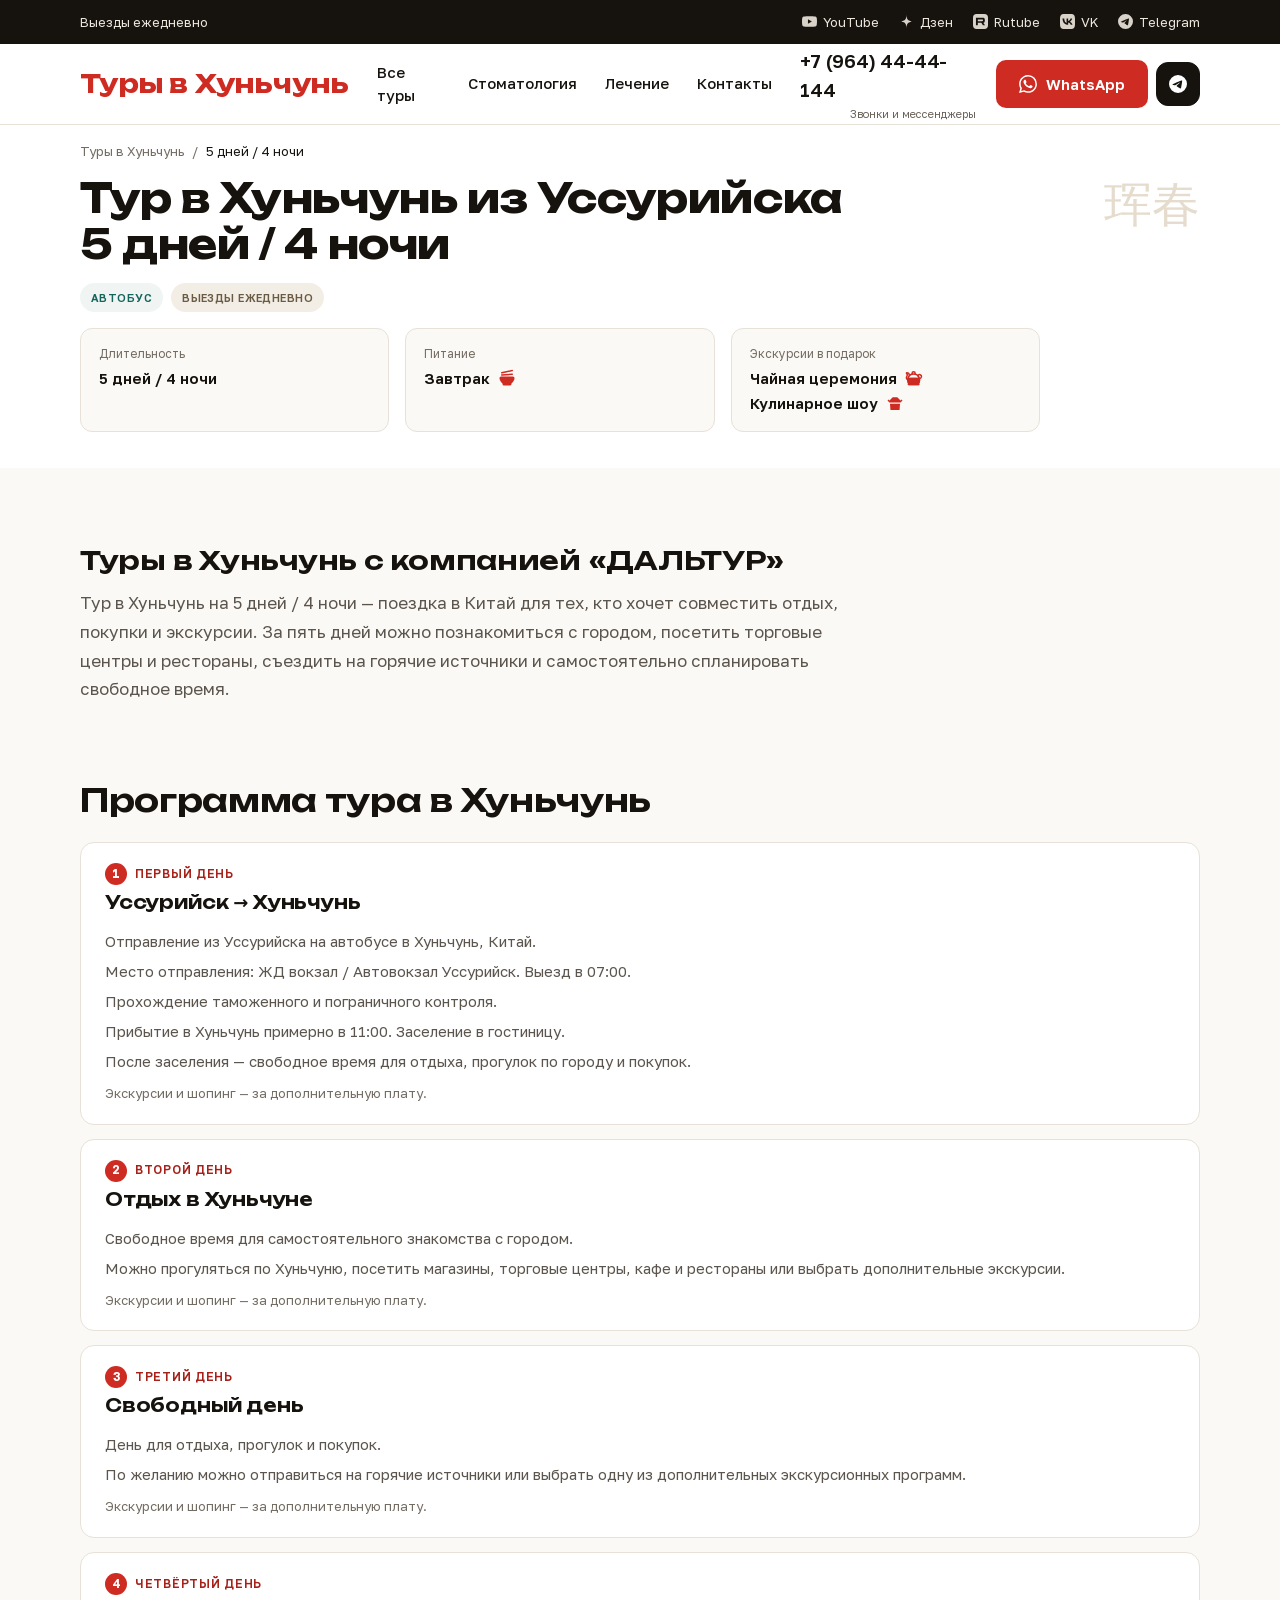
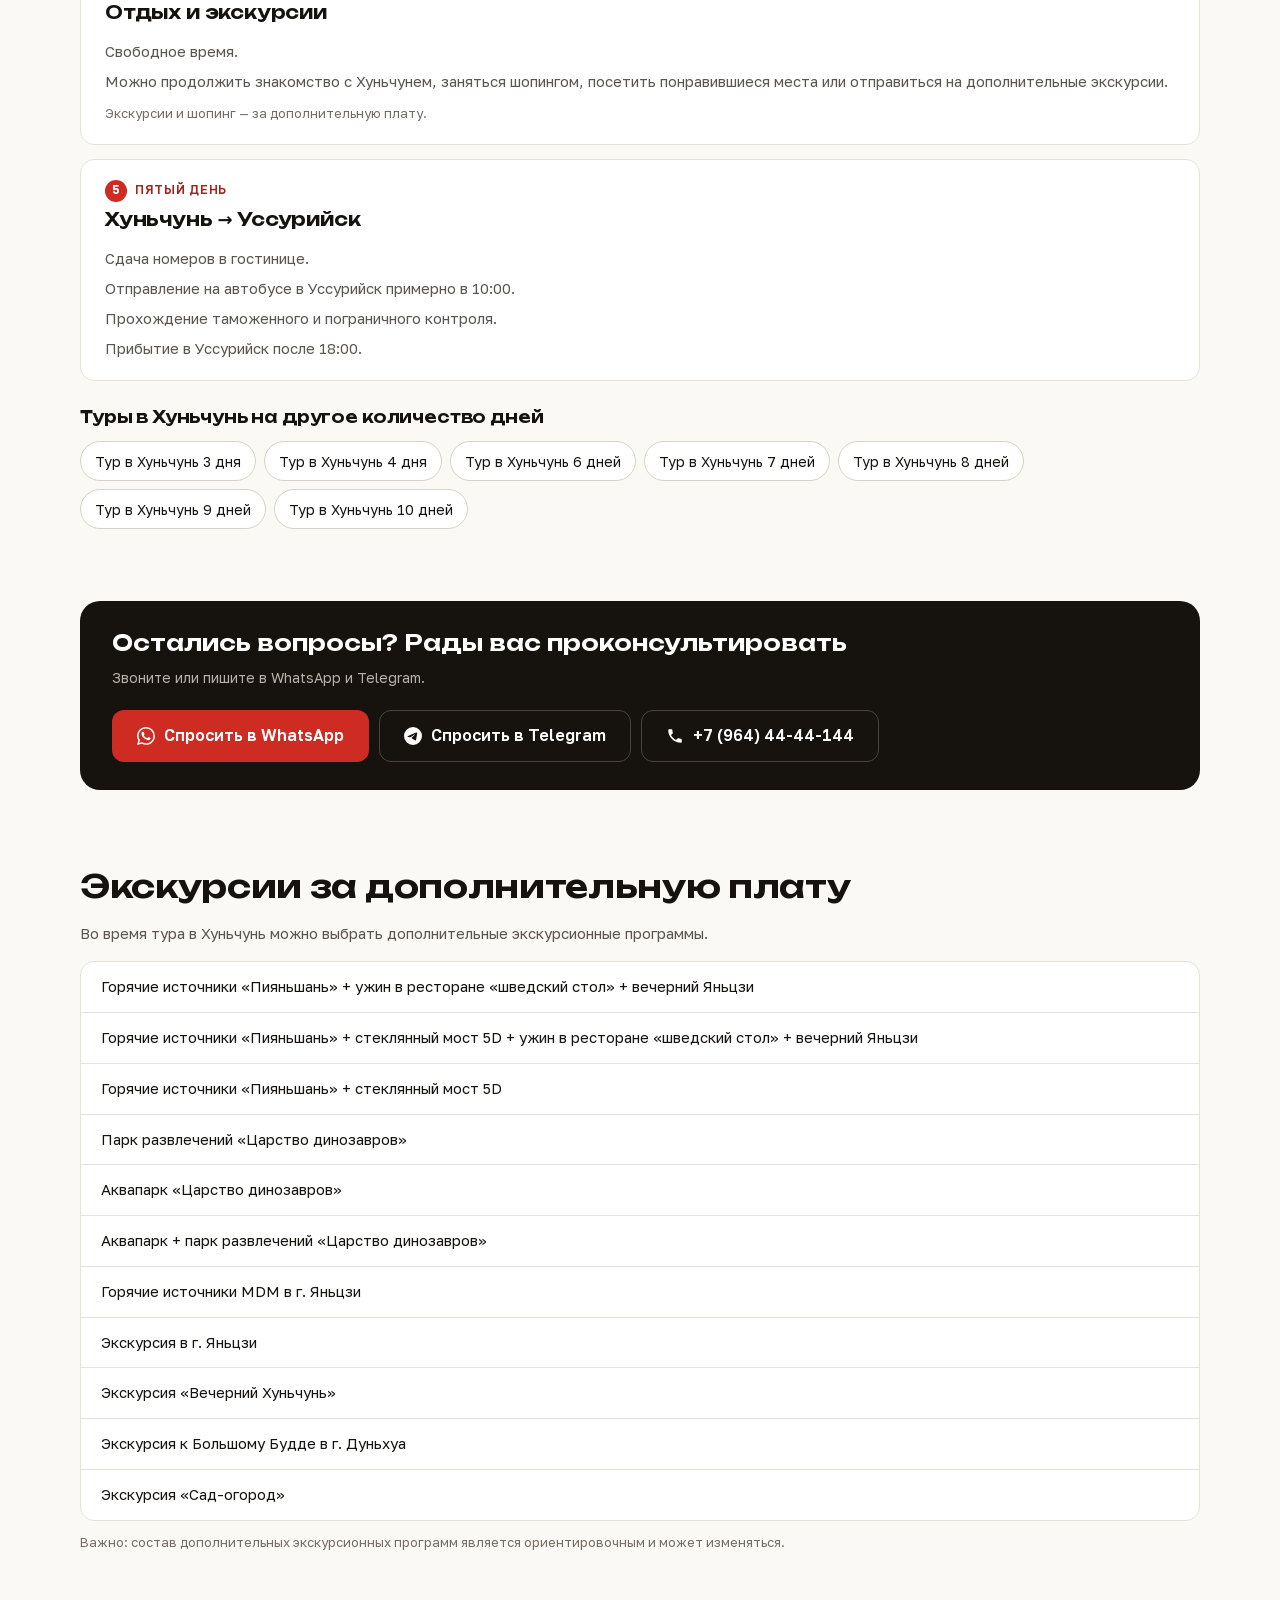
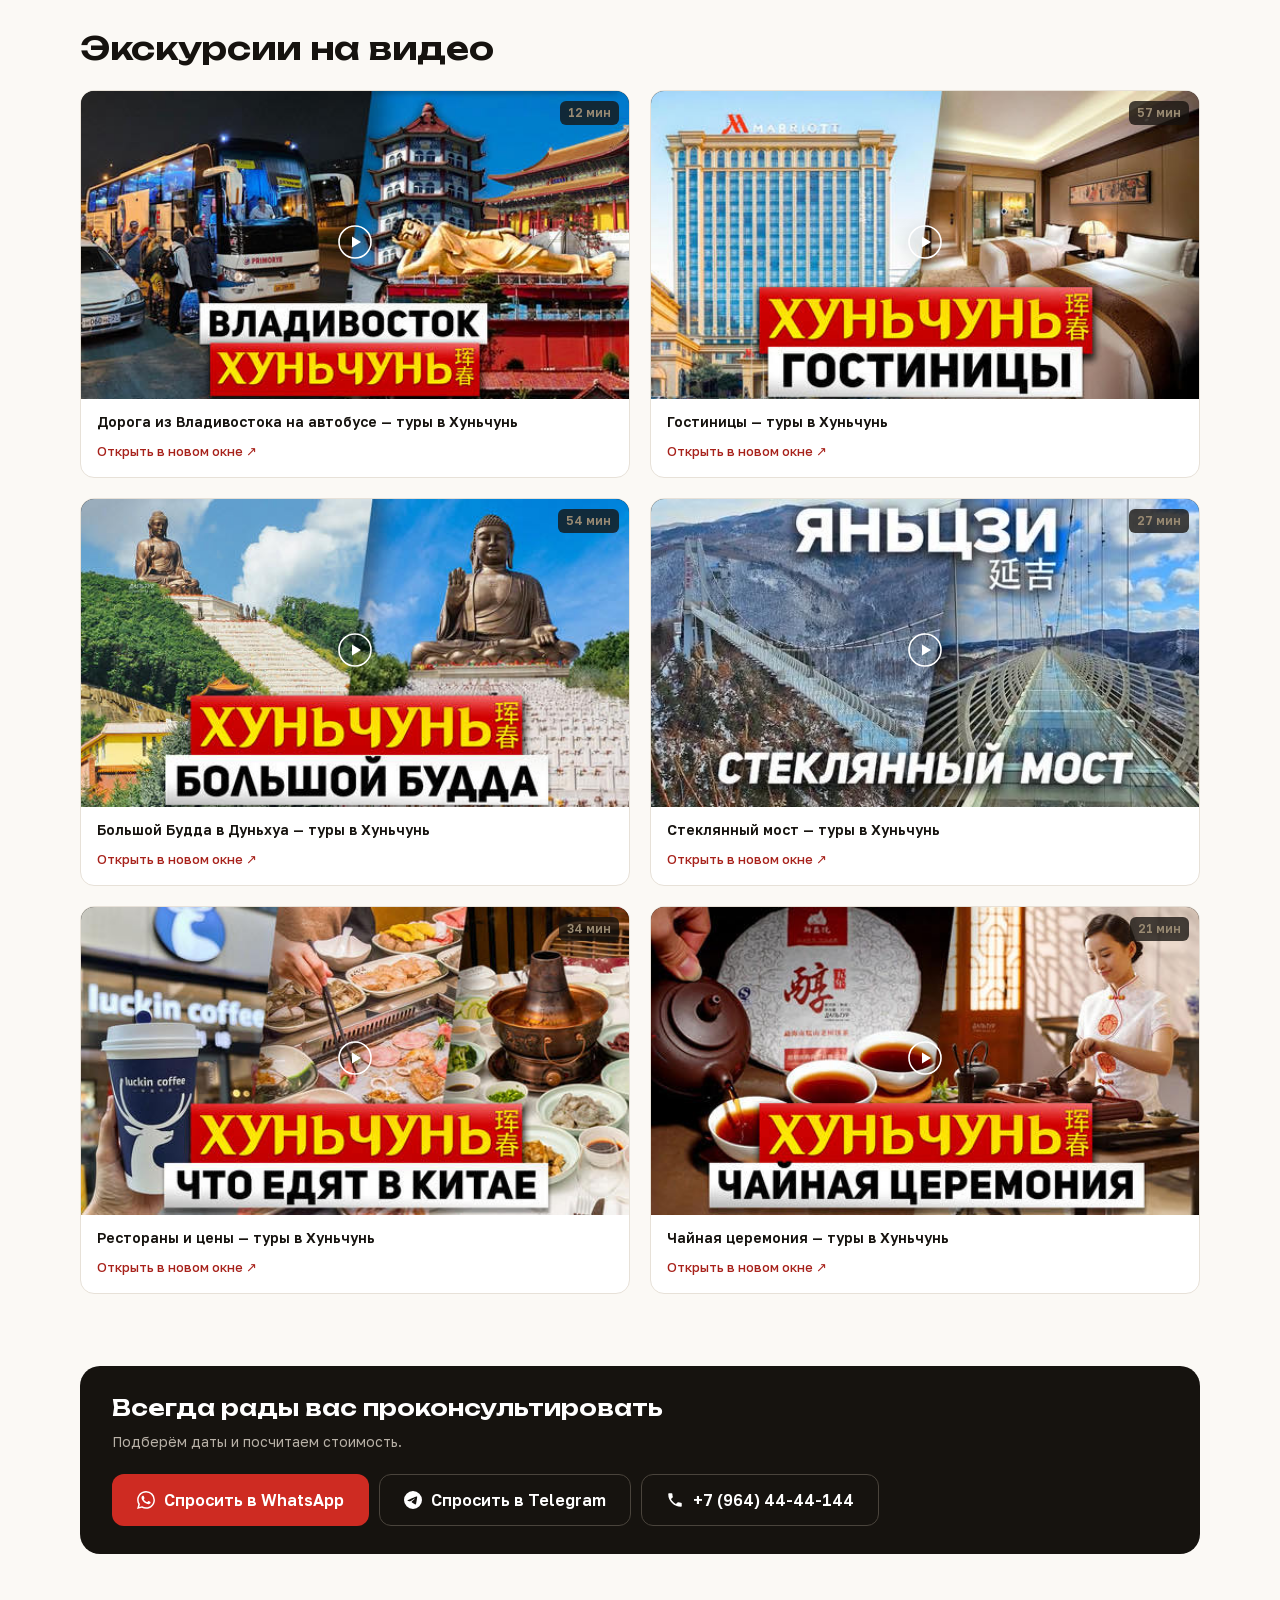
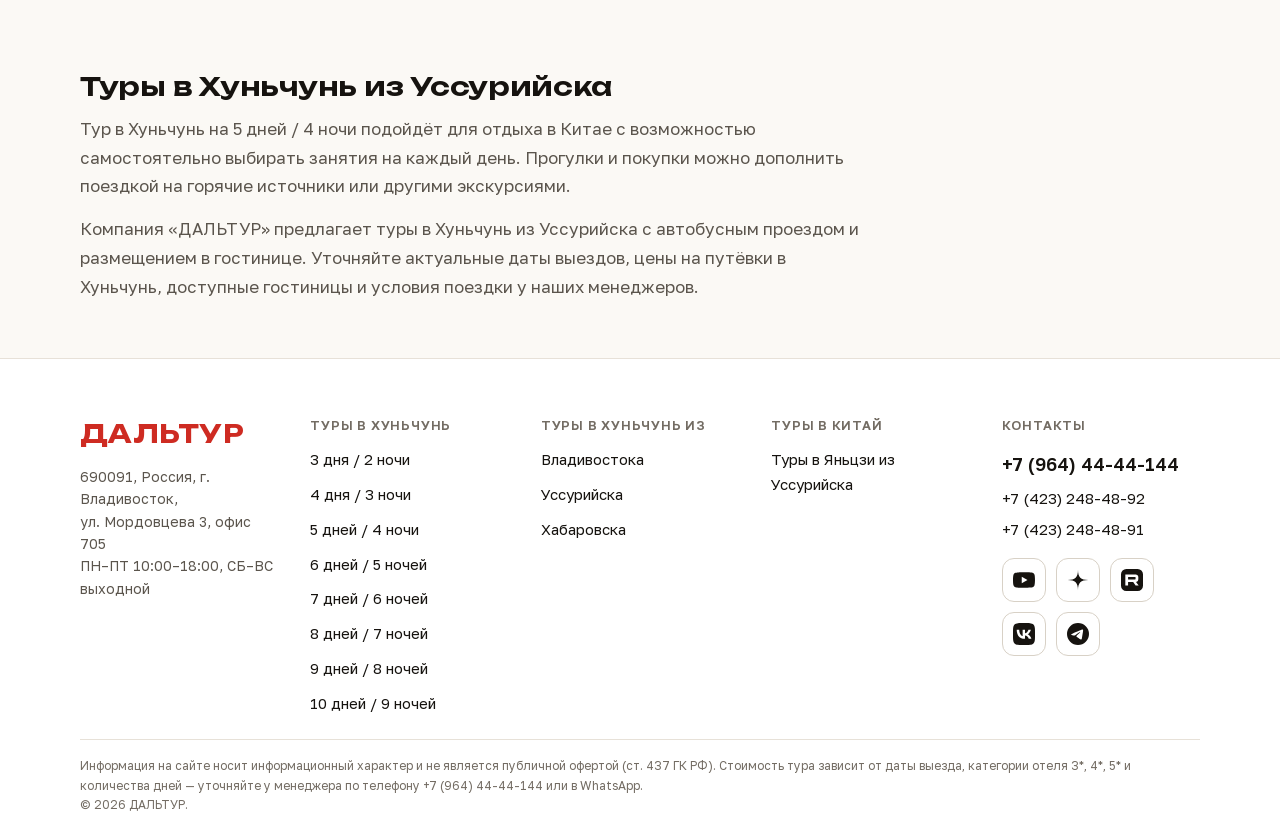
<file: tur-5-dney.html>
<!doctype html>
<html lang="ru">
<head>
<meta charset="utf-8">
<meta name="viewport" content="width=device-width, initial-scale=1">
<title>Тур в Хуньчунь 5 дней / 4 ночи из Уссурийска — ДАЛЬТУР</title>
<meta name="description" content="Тур в Хуньчунь на 5 дней / 4 ночи из Уссурийска: программа по дням, выезды ежедневно. Стоимость уточняйте по телефону +7 (964) 44-44-144.">
<link rel="canonical" href="https://ussuriysk.hunchun-hunchun.ru/tur-5-dney.html">
<meta property="og:url" content="https://ussuriysk.hunchun-hunchun.ru/tur-5-dney.html">
<meta name="theme-color" content="#FBF9F5">
<meta property="og:type" content="website">
<meta property="og:title" content="Тур в Хуньчунь 5 дней / 4 ночи из Уссурийска — ДАЛЬТУР">
<meta property="og:description" content="Тур в Хуньчунь на 5 дней / 4 ночи из Уссурийска: программа по дням, выезды ежедневно. Стоимость уточняйте по телефону +7 (964) 44-44-144.">
<meta property="og:locale" content="ru_RU">
<meta property="og:site_name" content="ДАЛЬТУР">
<link rel="icon" href="/favicon.ico" sizes="48x48">
<link rel="icon" href="assets/favicon.svg" type="image/svg+xml">
<link rel="apple-touch-icon" href="assets/apple-touch-icon.png">
<script type="application/ld+json">{"@context":"https://schema.org","@graph":[{"@type":"TravelAgency","@id":"https://hunchun-hunchun.ru/#org","name":"ДАЛЬТУР","url":"https://hunchun-hunchun.ru/","logo":"https://hunchun-hunchun.ru/assets/apple-touch-icon.png","image":"https://hunchun-hunchun.ru/assets/apple-touch-icon.png","telephone":["+79644444144","+74232484892","+74232484891"],"address":{"@type":"PostalAddress","streetAddress":"ул. Мордовцева, 3, офис 705","addressLocality":"Владивосток","postalCode":"690091","addressCountry":"RU"},"openingHoursSpecification":[{"@type":"OpeningHoursSpecification","dayOfWeek":["Monday","Tuesday","Wednesday","Thursday","Friday"],"opens":"10:00","closes":"18:00"}],"sameAs":["https://www.youtube.com/@DALTOUR","https://dzen.ru/daltour","https://rutube.ru/channel/54520250/","https://vk.ru/daltourvk","https://t.me/daltourChina"]},{"@type":"TouristTrip","name":"Тур в Хуньчунь из Уссурийска — 5 дней / 4 ночи","description":"Тур в Хуньчунь на 5 дней / 4 ночи — поездка в Китай для тех, кто хочет совместить отдых, покупки и экскурсии. За пять дней можно познакомиться с городом, посетить торговые центры и рестораны, съездить на горячие источники и самостоятельно спланировать свободное время.","url":"https://ussuriysk.hunchun-hunchun.ru/tur-5-dney.html","touristType":"Автобусный тур","provider":{"@id":"https://hunchun-hunchun.ru/#org"},"itinerary":{"@type":"ItemList","itemListElement":[{"@type":"ListItem","position":1,"name":"Первый день: Уссурийск → Хуньчунь","description":"Отправление из Уссурийска на автобусе в Хуньчунь, Китай. Место отправления: ЖД вокзал / Автовокзал Уссурийск. Выезд в 07:00. Прохождение таможенного и пограничного контроля. Прибытие в Хуньчунь примерно в 11:00. Заселение в гостиницу. После заселения — свободное время для отдыха, прогулок по городу и покупок."},{"@type":"ListItem","position":2,"name":"Второй день: отдых в Хуньчуне","description":"Свободное время для самостоятельного знакомства с городом. Можно прогуляться по Хуньчуню, посетить магазины, торговые центры, кафе и рестораны или выбрать дополнительные экскурсии."},{"@type":"ListItem","position":3,"name":"Третий день: свободный день","description":"День для отдыха, прогулок и покупок. По желанию можно отправиться на горячие источники или выбрать одну из дополнительных экскурсионных программ."},{"@type":"ListItem","position":4,"name":"Четвёртый день: отдых и экскурсии","description":"Свободное время. Можно продолжить знакомство с Хуньчунем, заняться шопингом, посетить понравившиеся места или отправиться на дополнительные экскурсии."},{"@type":"ListItem","position":5,"name":"Пятый день: Хуньчунь → Уссурийск","description":"Сдача номеров в гостинице. Отправление на автобусе в Уссурийск примерно в 10:00. Прохождение таможенного и пограничного контроля. Прибытие в Уссурийск после 18:00."}]}},{"@type":"BreadcrumbList","itemListElement":[{"@type":"ListItem","position":1,"name":"Туры в Хуньчунь","item":"https://ussuriysk.hunchun-hunchun.ru/"},{"@type":"ListItem","position":2,"name":"5 дней / 4 ночи","item":"https://ussuriysk.hunchun-hunchun.ru/tur-5-dney.html"}]}]}</script>
<link rel="preload" href="assets/fonts/unbounded-cyrillic.woff2?v=3e88c0f8" as="font" type="font/woff2" crossorigin>
<link rel="preload" href="assets/fonts/golos-cyrillic.woff2?v=d1593288" as="font" type="font/woff2" crossorigin>
<style>@font-face{font-family:'Golos Text';font-style:normal;font-weight:400 700;font-display:swap;src:url(assets/fonts/golos-cyrillic.woff2?v=d1593288) format('woff2');unicode-range:U+0301, U+0400-045F, U+0490-0491, U+04B0-04B1, U+2116}@font-face{font-family:'Golos Text';font-style:normal;font-weight:400 700;font-display:swap;src:url(assets/fonts/golos-latin.woff2?v=4016a99a) format('woff2');unicode-range:U+0000-00FF, U+0131, U+0152-0153, U+02BB-02BC, U+02C6, U+02DA, U+02DC, U+0304, U+0308, U+0329, U+2000-206F, U+20AC, U+2122, U+2191, U+2193, U+2212, U+2215, U+FEFF, U+FFFD}@font-face{font-family:'Unbounded';font-style:normal;font-weight:600 700;font-display:swap;src:url(assets/fonts/unbounded-cyrillic.woff2?v=3e88c0f8) format('woff2');unicode-range:U+0301, U+0400-045F, U+0490-0491, U+04B0-04B1, U+2116}@font-face{font-family:'Unbounded';font-style:normal;font-weight:600 700;font-display:swap;src:url(assets/fonts/unbounded-latin.woff2?v=aef5c246) format('woff2');unicode-range:U+0000-00FF, U+0131, U+0152-0153, U+02BB-02BC, U+02C6, U+02DA, U+02DC, U+0304, U+0308, U+0329, U+2000-206F, U+20AC, U+2122, U+2191, U+2193, U+2212, U+2215, U+FEFF, U+FFFD}:root{--red: #CE2B22;--red-deep: #A7211A;--red-darker: #7A1711;--ink: #16130F;--ink-soft: #3D382F;--jade: #14655C;--paper: #FBF9F5;--card: #FFFFFF;--line: #E7E1D8;--line-strong: #D8D1C6;--muted: #5B554D;--muted-2: #6A635B;--muted-3: #736C63;--sand: #F3EEE5;--sand-deep: #C9B9A2;--hiero: #CDBFAC;--jade-bg: #F0F5F3;--red-bg: #FBEDEC;--note-bg: #FBF4E8;--note-line: #EBDCC2;--dark-field: #221E19;--dark-line: #3A352E;--dark-text: #B8B1A7;--display: 'Unbounded','Golos Text',system-ui,sans-serif;--body: 'Golos Text',system-ui,-apple-system,'Segoe UI',sans-serif;--r-btn: 10px;--r-card: 16px;--r-block: 20px;--gutter: 20px;--maxw: 1440px;}*,*::before,*::after{box-sizing: border-box;}html{-webkit-text-size-adjust: 100%;scroll-behavior: smooth;}body{margin: 0;font-family: var(--body);font-size: 16px;line-height: 1.55;color: var(--ink);background: var(--paper);-webkit-font-smoothing: antialiased;overflow-wrap: break-word;}body.is-locked{overflow: hidden;}img{max-width: 100%;display: block;}a{color: var(--red-deep);text-decoration: none;}a:hover{color: var(--red-darker);}h1,h2,h3{font-family: var(--display);letter-spacing: -0.01em;margin: 0;}h1{font-weight: 700;}h2,h3{font-weight: 600;}p{margin: 0;}ul{margin: 0;padding: 0;list-style: none;}button{font: inherit;}:focus-visible{outline: 2px solid var(--red-deep);outline-offset: 2px;border-radius: 4px;}.br-desktop{display: none;}.visually-hidden{position: absolute;width: 1px;height: 1px;padding: 0;margin: -1px;overflow: hidden;clip: rect(0 0 0 0);white-space: nowrap;border: 0;}.skip-link{position: absolute;left: 12px;top: -60px;z-index: 100;padding: 10px 16px;background: var(--ink);color: #fff;border-radius: var(--r-btn);font-weight: 600;transition: top .15s;}.skip-link:focus{top: 12px;color: #fff;}.wrap{width: 100%;max-width: var(--maxw);margin: 0 auto;padding-left: var(--gutter);padding-right: var(--gutter);}.section{padding-top: 40px;}.section__head{display: flex;flex-wrap: wrap;align-items: baseline;justify-content: space-between;gap: 8px 24px;}.section__head h2{font-size: 24px;}.section__note{font-size: 13px;color: var(--muted-2);}.btn{display: inline-flex;align-items: center;justify-content: center;gap: 9px;min-height: 52px;padding: 0 24px;border: 1px solid transparent;border-radius: 12px;font-size: 16px;font-weight: 600;line-height: 1.2;text-align: center;cursor: pointer;transition: background-color .15s,border-color .15s,color .15s;}.btn--primary{background: var(--red);color: #fff;}.btn--primary:hover{background: var(--red-deep);color: #fff;}.btn--ghost{background: var(--card);color: var(--ink);border-color: var(--line-strong);}.btn--ghost:hover{border-color: var(--ink);color: var(--ink);}.btn--dark{background: var(--ink);color: #fff;}.btn--dark:hover{background: #2A251E;color: #fff;}.btn--sm{min-height: 44px;padding: 0 18px;font-size: 15px;border-radius: var(--r-btn);}.btn--wide{width: 100%;}.tag{display: inline-flex;align-items: center;padding: 6px 11px;border-radius: 999px;font-size: 11px;font-weight: 600;letter-spacing: 0.04em;white-space: nowrap;}.tag--jade{background: var(--jade-bg);color: var(--jade);}.tag--red{background: var(--red-bg);color: var(--red-deep);}.tag--sand{background: var(--sand);color: #6A5B45;}.tag--onsand{background: #fff;color: var(--jade);}.tag--onsand.tag--red{background: #fff;color: var(--red-deep);}.field{display: flex;flex-direction: column;gap: 6px;}.field>label{font-size: 12px;font-weight: 600;color: var(--muted-2);}.field select,.field input{width: 100%;height: 48px;padding: 0 12px;border: 1px solid var(--line-strong);border-radius: var(--r-btn);background: var(--card);font-family: inherit;font-size: 16px;color: var(--ink);}.field select{appearance: none;padding-right: 34px;background-image: url("data:image/svg+xml,%3Csvg xmlns='http://www.w3.org/2000/svg' width='10' height='6' fill='none'%3E%3Cpath d='M1 1l4 4 4-4' stroke='%238B837A' stroke-width='1.5' stroke-linecap='round'/%3E%3C/svg%3E");background-repeat: no-repeat;background-position: right 14px center;}.topbar{display: none;background: var(--ink);color: #EDE7DD;font-size: 13px;}.topbar .wrap{min-height: 44px;display: flex;align-items: center;justify-content: space-between;gap: 20px;}.topbar__right{display: flex;align-items: center;gap: 20px;}.topbar__hours{color: #ACA69C;}.topbar__sep{color: #4A443C;}.topbar a{color: #EDE7DD;}.topbar a:hover{color: #fff;}.header{position: sticky;top: 0;z-index: 40;background: var(--card);border-bottom: 1px solid var(--line);}.header .wrap{min-height: 64px;display: flex;align-items: center;gap: 12px;}.logo{font-family: var(--display);font-weight: 700;font-size: 20px;letter-spacing: 0.01em;color: var(--red);}.logo:hover{color: var(--red-deep);}.header__nav{display: none;}.header__contacts{display: none;}.icon-btn{flex: none;width: 44px;height: 44px;display: inline-flex;align-items: center;justify-content: center;border: 1px solid var(--line-strong);border-radius: 12px;background: var(--card);color: var(--ink);cursor: pointer;}.icon-btn--plain{border-color: transparent;}.icon-btn--accent{background: var(--red);border-color: var(--red);color: #fff;}.icon-btn--accent:hover{background: var(--red-deep);border-color: var(--red-deep);color: #fff;}.header__spacer{flex: 1 1 auto;}.header__center{flex: 1 1 auto;display: flex;justify-content: center;}.drawer{position: fixed;inset: 0;z-index: 60;display: none;}.drawer[data-open="true"]{display: block;}.drawer__backdrop{position: absolute;inset: 0;background: rgba(22,19,15,.5);border: 0;padding: 0;cursor: pointer;}.drawer__panel{position: absolute;inset: 0 0 0 auto;width: min(320px,88vw);background: var(--card);padding: 16px var(--gutter) 28px;display: flex;flex-direction: column;gap: 4px;overflow-y: auto;}.drawer__top{display: flex;align-items: center;justify-content: space-between;margin-bottom: 12px;}.drawer__panel a{min-height: 48px;display: flex;align-items: center;font-size: 17px;font-weight: 500;color: var(--ink);border-bottom: 1px solid var(--line);}.drawer__panel a:last-child{border-bottom: 0;}.drawer__contacts{margin-top: 20px;display: flex;flex-direction: column;gap: 10px;}.drawer__panel .drawer__contacts a{min-height: 52px;justify-content: center;font-size: 16px;font-weight: 600;border-bottom: 1px solid var(--line-strong);}.drawer__panel .drawer__contacts .btn--primary{color: #fff;border-bottom: 0;}.hero{background: var(--card);padding-top: 28px;padding-bottom: 8px;}.hero__grid{display: flex;flex-direction: column;gap: 24px;}.hero__eyebrow{display: block;font-size: 11px;font-weight: 600;letter-spacing: 0.12em;color: var(--red);}.hero h1{margin-top: 12px;font-size: 30px;line-height: 1.1;text-wrap: balance;}.hero__lead{margin-top: 14px;font-size: 16px;color: var(--muted);}.hero__actions{margin-top: 20px;display: flex;flex-direction: column;gap: 10px;}.hero__facts{margin-top: 22px;display: flex;flex-direction: column;gap: 10px;}.hero__fact{display: flex;align-items: center;gap: 9px;font-size: 14px;color: var(--ink-soft);}.hero__fact svg{flex: none;}.hero__art{min-height: 200px;background: var(--paper);border: 1px solid var(--line);border-radius: var(--r-block);display: flex;flex-direction: column;align-items: center;justify-content: center;gap: 10px;padding: 24px;text-align: center;}.hero__art b{font-size: 15px;color: var(--muted-3);}.hero__art span{font-size: 13px;color: #A39A8E;max-width: 380px;}.picker{background: var(--card);padding-top: 20px;padding-bottom: 8px;}.picker__box{padding: 16px;background: var(--paper);border: 1px solid var(--line);border-radius: var(--r-card);display: flex;flex-direction: column;gap: 12px;}.dest-grid{margin-top: 18px;display: grid;grid-template-columns: repeat(2,minmax(0,1fr));gap: 12px;}.dest{min-height: 108px;padding: 14px;background: var(--card);border: 1px solid var(--line);border-radius: 14px;display: flex;flex-direction: column;justify-content: space-between;gap: 12px;color: var(--ink);transition: border-color .15s,transform .15s;}.dest:hover{border-color: var(--ink);color: var(--ink);transform: translateY(-2px);}.dest__hiero{font-size: 20px;line-height: 1;color: var(--hiero);}.dest__name{display: block;font-size: 16px;font-weight: 600;}.dest__meta{display: block;margin-top: 2px;font-size: 12px;color: var(--muted-2);}.tour-grid{margin-top: 18px;display: grid;grid-template-columns: minmax(0,1fr);gap: 14px;}.tour{background: var(--card);border: 1px solid var(--line);border-radius: var(--r-card);overflow: hidden;color: var(--ink);display: flex;flex-direction: column;transition: border-color .15s;}.tour:hover{border-color: var(--ink);color: var(--ink);}.tour__top{min-height: 76px;padding: 14px 16px;background: var(--sand);display: flex;align-items: flex-start;justify-content: space-between;gap: 12px;}.tour__hiero{font-size: 26px;line-height: 1;color: var(--sand-deep);}.tour__body{padding: 16px;display: flex;flex-direction: column;flex-grow: 1;}.tour__title{font-size: 18px;font-weight: 600;line-height: 1.25;font-family: var(--body);}.tour__list{margin-top: 12px;display: flex;flex-direction: column;gap: 7px;font-size: 14px;line-height: 1.45;color: var(--muted);}.tour__foot{margin-top: auto;padding-top: 16px;display: flex;align-items: center;justify-content: space-between;gap: 12px;}.tour__price{font-size: 18px;font-weight: 700;}.tour__price small{display: block;font-size: 12px;font-weight: 400;color: var(--muted-2);}.tour-list{margin-top: 20px;display: grid;grid-template-columns: minmax(0,1fr);gap: 12px;}.tour-row{padding: 18px;background: var(--card);border: 1px solid var(--line);border-radius: var(--r-card);display: flex;flex-direction: column;justify-content: space-between;gap: 16px;min-height: 150px;color: var(--ink);transition: border-color .15s;}.tour-row:hover{border-color: var(--ink);color: var(--ink);}.tour-row[data-featured="true"]{border-width: 2px;border-color: var(--ink);padding: 17px;}.tour-row__head{display: flex;flex-direction: column-reverse;align-items: flex-start;gap: 10px;}.tour-row__name{font-size: 19px;font-weight: 600;line-height: 1.25;}.tour-row__foot{display: flex;align-items: flex-end;justify-content: space-between;gap: 12px;}.tour-row__desc{font-size: 13px;color: var(--muted-2);line-height: 1.45;}.tour-row__price{font-size: 17px;font-weight: 700;white-space: nowrap;}.filters{display: flex;align-items: center;gap: 8px;overflow-x: auto;padding-bottom: 4px;scrollbar-width: none;-webkit-overflow-scrolling: touch;}.filters::-webkit-scrollbar{display: none;}.chip{flex: none;min-height: 40px;padding: 0 16px;display: inline-flex;align-items: center;background: var(--card);color: var(--ink);border: 1px solid var(--line-strong);border-radius: 999px;font-size: 14px;font-weight: 500;cursor: pointer;white-space: nowrap;}.chip[aria-pressed="true"]{background: var(--ink);color: #fff;border-color: var(--ink);font-weight: 600;}.filters__sep{flex: none;width: 1px;height: 28px;background: var(--line);margin: 0 4px;}.toolbar{margin-top: 20px;display: flex;flex-direction: column;gap: 12px;}.toolbar__sort{display: flex;align-items: center;gap: 10px;}.toolbar__sort label{font-size: 14px;color: var(--muted-2);white-space: nowrap;}.toolbar__sort select{height: 40px;width: auto;min-width: 180px;}.results-count{font-size: 14px;color: var(--muted-2);}.why-grid{margin-top: 18px;display: grid;grid-template-columns: minmax(0,1fr);gap: 12px;}.why{padding: 14px 16px;background: var(--card);border: 1px solid var(--line);border-radius: 14px;display: flex;flex-direction: column;gap: 6px;}.why svg{display: none;}.why b{font-size: 16px;font-weight: 600;}.why span{font-size: 14px;line-height: 1.5;color: var(--muted);}.lead{padding: 22px 20px;background: var(--ink);border-radius: var(--r-block);display: flex;flex-direction: column;gap: 16px;}.lead h2{font-size: 20px;line-height: 1.25;color: #fff;}.lead p{margin-top: 10px;font-size: 14px;line-height: 1.5;color: var(--dark-text);}.lead form{display: flex;flex-direction: column;gap: 12px;}.lead .field>label{color: var(--dark-text);}.lead .field input{height: 50px;border-color: var(--dark-line);background: var(--dark-field);color: #fff;}.lead .field input::placeholder{color: #7C756B;}.lead__consent{font-size: 12px;line-height: 1.5;color: #8E877D;}.lead__consent a{color: var(--dark-text);text-decoration: underline;}.cta{padding: 24px 20px;background: var(--ink);border-radius: var(--r-block);display: flex;flex-direction: column;gap: 18px;}.cta b{display: block;font-family: var(--display);font-weight: 600;font-size: 20px;color: #fff;}.cta span{display: block;margin-top: 8px;font-size: 14px;color: var(--dark-text);}.cta__actions{display: flex;flex-direction: column;gap: 10px;}.cta__actions .btn--ghost{background: transparent;color: #fff;border-color: #4A443C;}.cta__actions .btn--ghost:hover{border-color: #fff;color: #fff;}.footer{margin-top: 40px;padding-top: 28px;background: var(--card);border-top: 1px solid var(--line);}.footer__grid{display: flex;flex-direction: column;gap: 24px;}.footer__col h3{font-family: var(--body);font-size: 13px;font-weight: 600;letter-spacing: 0.06em;color: var(--muted-3);}.footer__col ul{margin-top: 12px;display: flex;flex-direction: column;gap: 10px;}.footer__col ul a{font-size: 15px;color: var(--ink);}.footer__col ul a:hover{color: var(--red-deep);}.footer__addr{margin-top: 12px;font-size: 14px;line-height: 1.6;color: var(--muted);}.footer__phones{margin-top: 16px;display: flex;flex-direction: column;gap: 8px;}.footer__phones a{font-size: 15px;color: var(--ink);}.footer__phones a:first-child{font-size: 18px;font-weight: 600;}.footer__social{margin-top: 16px;display: flex;gap: 10px;}.footer__social a{width: 44px;height: 44px;border: 1px solid var(--line-strong);border-radius: 12px;display: flex;align-items: center;justify-content: center;font-size: 12px;font-weight: 600;color: var(--ink);}.footer__social a:hover{border-color: var(--ink);}.footer__legal{margin-top: 24px;padding: 16px 0 24px;border-top: 1px solid var(--line);font-size: 12px;line-height: 1.6;color: var(--muted-3);}.crumbs{display: flex;flex-wrap: wrap;align-items: center;gap: 8px;font-size: 13px;color: var(--muted-3);padding-top: 16px;}.crumbs a{color: var(--muted-3);}.crumbs a:hover{color: var(--ink);}.crumbs [aria-current]{color: var(--ink);}.page-head{background: var(--card);padding-bottom: 24px;}.page-head__row{margin-top: 16px;display: flex;align-items: flex-end;justify-content: space-between;gap: 20px;}.page-head h1{font-size: 26px;line-height: 1.12;}.page-head p{margin-top: 14px;font-size: 16px;color: var(--muted);}.page-head__hiero{display: none;font-family: var(--display);font-size: 56px;line-height: 1;color: #E5DCCD;}.tour-head{background: var(--card);padding-bottom: 20px;}.tour-head__row{margin-top: 14px;display: flex;align-items: flex-start;justify-content: space-between;gap: 12px;}.tour-head h1{font-size: 26px;line-height: 1.15;}.tour-head__hiero{font-size: 22px;line-height: 1.2;color: #E5DCCD;white-space: nowrap;}.tour-head__tags{margin-top: 16px;display: flex;gap: 8px;flex-wrap: wrap;}.facts{margin-top: 16px;display: grid;grid-template-columns: repeat(2,minmax(0,1fr));gap: 10px;}.fact{padding: 12px 14px;background: var(--paper);border: 1px solid var(--line);border-radius: 12px;}.fact dt{font-size: 12px;color: var(--muted-3);}.fact dd{margin: 3px 0 0;font-size: 15px;font-weight: 600;}.pricebox{margin-top: 16px;padding: 16px;background: var(--paper);border: 1px solid var(--line);border-radius: 14px;display: flex;align-items: center;justify-content: space-between;gap: 16px;flex-wrap: wrap;}.pricebox b{display: block;font-size: 20px;font-weight: 700;}.pricebox span{display: block;font-size: 12px;color: var(--muted-2);}.days{margin-top: 16px;display: flex;flex-direction: column;gap: 12px;}.day{padding: 16px;background: var(--card);border: 1px solid var(--line);border-radius: 14px;}.day__head{display: flex;align-items: center;gap: 10px;}.day__num{flex: none;width: 28px;height: 28px;background: var(--ink);color: #fff;border-radius: 8px;display: flex;align-items: center;justify-content: center;font-size: 13px;font-weight: 700;}.day__title{font-size: 16px;font-weight: 600;}.day p{margin-top: 12px;font-size: 14px;line-height: 1.6;color: var(--muted);}.incl{margin-top: 16px;display: grid;grid-template-columns: minmax(0,1fr);gap: 12px;}.incl__box{padding: 16px;background: var(--card);border: 1px solid var(--line);border-radius: 14px;}.incl__box h3{font-family: var(--body);font-size: 12px;font-weight: 600;letter-spacing: 0.06em;}.incl__box h3.is-in{color: var(--jade);}.incl__box h3.is-out{color: var(--red-deep);}.incl__box ul{margin-top: 10px;display: flex;flex-direction: column;gap: 7px;font-size: 14px;line-height: 1.5;color: var(--ink-soft);}.incl__box li{padding-left: 14px;position: relative;}.incl__box li::before{content: "·";position: absolute;left: 2px;}.notice{margin-top: 16px;padding: 16px;background: var(--note-bg);border: 1px solid var(--note-line);border-radius: 14px;}.notice b{font-size: 15px;font-weight: 600;}.notice p{margin-top: 10px;font-size: 14px;line-height: 1.6;color: var(--muted);}.pill-row{margin-top: 12px;display: flex;flex-wrap: wrap;gap: 8px;}.pill{min-height: 40px;padding: 0 14px;display: inline-flex;align-items: center;background: var(--card);border: 1px solid var(--line-strong);border-radius: 999px;font-size: 14px;color: var(--ink);}.pill:hover{border-color: var(--ink);color: var(--ink);}.stickybar{position: fixed;left: 0;right: 0;bottom: 0;z-index: 50;padding: 10px var(--gutter) calc(10px + env(safe-area-inset-bottom));background: var(--card);border-top: 1px solid var(--line);display: flex;align-items: center;gap: 10px;}.stickybar__price{display: flex;flex-direction: column;line-height: 1.2;}.stickybar__price small{font-size: 11px;color: var(--muted-3);}.stickybar__price b{font-size: 16px;}.stickybar .btn{flex: 1 1 auto;min-height: 48px;padding: 0 14px;font-size: 15px;}body.has-stickybar{padding-bottom: 88px;}.swatches{margin-top: 14px;display: grid;grid-template-columns: repeat(2,minmax(0,1fr));gap: 12px;}.swatch__chip{height: 72px;border-radius: 12px;border: 1px solid var(--line);}.swatch b{display: block;margin-top: 8px;font-size: 13px;font-weight: 600;}.swatch span{display: block;font-size: 12px;color: var(--muted-2);}.kv{margin-top: 14px;display: flex;flex-direction: column;gap: 8px;font-size: 14px;line-height: 1.5;color: var(--ink-soft);}.eyebrow{font-size: 12px;font-weight: 600;letter-spacing: 0.08em;color: var(--muted-3);}.rules{margin-top: 12px;display: grid;grid-template-columns: minmax(0,1fr);gap: 10px 32px;font-size: 14px;line-height: 1.5;color: var(--ink-soft);}@media (min-width: 768px){:root{--gutter: 40px;}.section{padding-top: 56px;}.section__head h2{font-size: 28px;}.hero{padding-top: 48px;}.hero h1{font-size: 40px;}.hero__lead{font-size: 18px;}.hero__actions{flex-direction: row;}.hero__facts{flex-direction: row;flex-wrap: wrap;gap: 24px;}.hero__art{min-height: 280px;}.picker__box{flex-direction: row;align-items: flex-end;gap: 16px;padding: 18px 20px;background: var(--card);box-shadow: 0 6px 24px rgba(22,19,15,.06);}.picker__box .field{flex: 1 1 0;}.dest-grid{grid-template-columns: repeat(3,minmax(0,1fr));gap: 16px;}.tour-grid{grid-template-columns: repeat(2,minmax(0,1fr));gap: 20px;}.tour-list{grid-template-columns: repeat(2,minmax(0,1fr));}.why-grid{grid-template-columns: repeat(2,minmax(0,1fr));gap: 20px;}.incl{grid-template-columns: repeat(2,minmax(0,1fr));gap: 20px;}.facts{grid-template-columns: repeat(4,minmax(0,1fr));}.swatches{grid-template-columns: repeat(3,minmax(0,1fr));}.rules{grid-template-columns: repeat(2,minmax(0,1fr));}.toolbar{flex-direction: row;align-items: center;justify-content: space-between;}.tour-row__head{flex-direction: row;justify-content: space-between;gap: 12px;}.lead{flex-direction: row;align-items: center;gap: 40px;padding: 32px;}.lead__text{flex: 1 1 45%;}.lead h2{font-size: 24px;}.lead form{flex: 1 1 55%;}.cta{flex-direction: row;align-items: center;justify-content: space-between;padding: 28px 32px;}.cta b{font-size: 22px;}.cta__actions{flex-direction: row;}.footer__grid{flex-direction: row;flex-wrap: wrap;gap: 32px;}.footer__col{flex: 1 1 180px;}.footer__col--brand{flex: 1 1 260px;}.page-head h1{font-size: 34px;}.page-head__hiero{display: block;font-size: 44px;}.tour-head h1{font-size: 32px;}.tour-head__hiero{font-size: 38px;}.stickybar{display: none;}body.has-stickybar{padding-bottom: 0;}}@media (min-width: 1100px){:root{--gutter: 80px;}body{font-size: 16px;}.topbar{display: block;}.header .wrap{min-height: 80px;gap: 28px;}.logo{font-size: 25px;}.header__burger{display: none;}.header__center{flex: none;justify-content: flex-start;}.header__nav{display: flex;align-items: center;gap: 28px;font-size: 15px;font-weight: 500;flex: 1 1 auto;}.header__nav a{color: var(--ink);display: inline-flex;align-items: center;gap: 6px;}.header__nav a:hover{color: var(--red-deep);}.header__contacts{display: flex;align-items: center;gap: 20px;}.header__phone{display: flex;flex-direction: column;align-items: flex-end;}.header__phone a{font-size: 19px;font-weight: 600;color: var(--ink);letter-spacing: -0.01em;}.header__phone span{font-size: 11px;color: var(--muted-2);}.header__contacts .btn{min-height: 48px;padding: 0 22px;border-radius: var(--r-btn);font-size: 15px;}.header__msgr-mobile,.hero__phone{display: none !important;}.section{padding-top: 72px;}.section__head h2{font-size: 32px;}.section__note{font-size: 15px;}.hero{padding-top: 72px;padding-bottom: 0;}.hero__grid{flex-direction: row;gap: 56px;align-items: flex-start;}.hero__col{width: 620px;max-width: 55%;}.hero h1{font-size: 50px;line-height: 1.06;}.br-desktop{display: inline;}.hero__lead{max-width: 520px;}.hero__actions{margin-top: 32px;}.hero__actions .btn{min-height: 54px;padding: 0 28px;}.hero__facts{margin-top: 40px;gap: 14px 24px;}.hero__art{flex: 1 1 auto;min-height: 372px;align-self: stretch;}.picker{padding-top: 28px;padding-bottom: 0;}.dest-grid{grid-template-columns: repeat(5,minmax(0,1fr));gap: 20px;}.dest{min-height: 158px;padding: 18px;border-radius: var(--r-card);}.dest__hiero{font-size: 26px;}.dest__name{font-size: 19px;}.dest__meta{font-size: 13px;margin-top: 4px;}.tour-grid{grid-template-columns: repeat(3,minmax(0,1fr));gap: 24px;}.tour{border-radius: var(--r-block);}.tour__top{min-height: 104px;padding: 16px 20px;}.tour__hiero{font-size: 34px;}.tour__body{padding: 20px;}.tour__title{font-size: 20px;}.tour__price{font-size: 20px;}.tour-list{grid-template-columns: repeat(3,minmax(0,1fr));gap: 20px;}.tour-row{min-height: 178px;padding: 20px;}.tour-row[data-featured="true"]{padding: 19px;}.tour-row__name{font-size: 20px;}.tour-row__price{font-size: 18px;}.why-grid{grid-template-columns: repeat(4,minmax(0,1fr));gap: 24px;}.why{background: transparent;border: 0;padding: 0;gap: 10px;}.why svg{display: block;}.why b{font-size: 17px;}.lead{padding: 36px 40px;gap: 56px;border-radius: 24px;}.lead h2{font-size: 28px;}.lead p{font-size: 15px;margin-top: 14px;}.lead form{flex-direction: row;flex-wrap: wrap;align-items: flex-end;gap: 12px;}.lead form .field{flex: 1 1 150px;}.lead form .btn{flex: 0 0 auto;min-height: 50px;}.lead__consent{flex: 1 0 100%;margin-top: 2px;}.footer{margin-top: 56px;padding-top: 56px;}.footer__grid{flex-wrap: nowrap;gap: 32px;}.footer__col--brand{flex: 1.4 1 0;}.footer__col{flex: 1 1 0;}.page-head h1{font-size: 42px;line-height: 1.08;}.page-head p{font-size: 17px;max-width: 720px;}.page-head__hiero{font-size: 56px;}.tour-head h1{font-size: 40px;}.tour-head__hiero{font-size: 48px;}.facts{gap: 16px;}.fact{padding: 16px 18px;}.pricebox{padding: 20px 24px;}.pricebox b{font-size: 24px;}.days{gap: 14px;}.day{padding: 20px 24px;}.day__title{font-size: 18px;}.day p{font-size: 15px;}.incl__box{padding: 24px 28px;border-radius: var(--r-block);}.incl__box h3{font-size: 13px;}.incl__box ul{font-size: 15px;gap: 9px;}.notice{padding: 20px 24px;}.swatches{grid-template-columns: repeat(6,minmax(0,1fr));}}@media (prefers-reduced-motion: reduce){html{scroll-behavior: auto;}*,*::before,*::after{transition-duration: .001ms !important;animation-duration: .001ms !important;}}@media print{.header,.topbar,.stickybar,.drawer,.cta,.lead{display: none !important;}body{background: #fff;}}.askprice{margin-top: 16px;padding: 16px;background: var(--paper);border: 1px solid var(--line);border-radius: 14px;display: flex;flex-direction: column;gap: 12px;}.askprice b{font-size: 17px;font-weight: 600;}.askprice p{font-size: 14px;line-height: 1.5;color: var(--muted);}.askprice__actions{display: flex;flex-direction: column;gap: 10px;}.videos{margin-top: 16px;display: grid;grid-template-columns: minmax(0,1fr);gap: 14px;}.video{background: var(--card);border: 1px solid var(--line);border-radius: 14px;overflow: hidden;}.video__frame{aspect-ratio: 16 / 9;background: var(--sand);display: flex;flex-direction: column;align-items: center;justify-content: center;gap: 8px;padding: 16px;text-align: center;}.video__frame b{font-size: 14px;font-weight: 600;color: #7A6A52;}.video__frame span{font-size: 12px;line-height: 1.5;color: #9A8B73;max-width: 320px;}.video__frame iframe{width: 100%;height: 100%;border: 0;display: block;}.video__cap{display: flex;flex-direction: column;align-items: flex-start;padding: 12px 16px 10px;font-size: 14px;font-weight: 600;}.msgr{display: flex;align-items: center;gap: 8px;}.msgr .icon-btn--tg{background: var(--ink);border-color: var(--ink);color: #fff;}.msgr .icon-btn--tg:hover{background: #2A251E;color: #fff;}.durations{margin-top: 18px;display: grid;grid-template-columns: minmax(0,1fr);gap: 12px;}.duration{padding: 18px;background: var(--card);border: 1px solid var(--line);border-radius: var(--r-card);display: flex;align-items: center;justify-content: space-between;gap: 16px;min-height: 92px;color: var(--ink);transition: border-color .15s,transform .15s;}.duration:hover{border-color: var(--ink);color: var(--ink);transform: translateY(-2px);}.duration__n{display: flex;flex-direction: column;gap: 4px;}.duration__days{font-family: var(--display);font-weight: 600;font-size: 20px;line-height: 1.15;}.duration__nights{font-size: 13px;color: var(--muted-2);}.duration__go{flex: none;display: inline-flex;align-items: center;gap: 8px;font-size: 14px;font-weight: 600;color: var(--red-deep);}@media (min-width: 768px){.durations{grid-template-columns: repeat(2,minmax(0,1fr));gap: 16px;}.videos{grid-template-columns: repeat(2,minmax(0,1fr));gap: 20px;}.askprice{flex-direction: row;align-items: center;justify-content: space-between;gap: 24px;}.askprice__actions{flex-direction: row;flex: none;}}@media (min-width: 1100px){.durations{grid-template-columns: repeat(3,minmax(0,1fr));gap: 20px;}.duration{min-height: 104px;padding: 20px 24px;}.duration__days{font-size: 22px;}.askprice{padding: 20px 24px;}}.hero__band{margin-top: 24px;}.hero__band picture{display: block;border-radius: var(--r-block);overflow: hidden;background: var(--sand);}.hero__band img{width: 100%;height: auto;aspect-ratio: 2 / 1;object-fit: cover;object-position: 38% center;display: block;}@media (min-width: 768px){.hero__band img{aspect-ratio: 10 / 3;object-position: center;}}.hero__grid--solo .hero__col{width: 100%;max-width: 100%;}@media (min-width: 1100px){.hero__grid--solo .hero__col{max-width: 760px;}.hero__band{margin-top: 40px;}}.tour__band{margin-top: 28px;}.tour__band picture{display: block;border-radius: var(--r-block);overflow: hidden;background: var(--sand);}.tour__band img{width: 100%;height: auto;aspect-ratio: 16 / 9;object-fit: cover;display: block;}@media (min-width: 768px){.tour__band img{aspect-ratio: 21 / 9;}}.shot{margin: 0;}.credit{padding: 8px 2px 0;font-size: 12px;line-height: 1.45;color: var(--muted-3);}.credit a{color: var(--muted-2);text-decoration: underline;}.credit a:hover{color: var(--ink);}.hero--lean{padding-top: 28px;padding-bottom: 8px;}.hero--lean h1{font-size: 30px;line-height: 1.1;text-wrap: balance;}.hero--lean .hero__lead{margin-top: 14px;max-width: 620px;}.section--tight{padding-top: 20px;}.marks{display: flex;flex-direction: column;gap: 12px;}.mark{display: flex;align-items: center;gap: 10px;font-size: 16px;font-weight: 500;color: var(--ink-soft);}.mark svg{flex: none;}.contacts{padding: 22px 20px;background: var(--ink);border-radius: var(--r-block);display: flex;flex-direction: column;gap: 18px;}.contacts__text b{display: block;font-family: var(--display);font-weight: 600;font-size: 20px;line-height: 1.25;color: #fff;}.contacts__text span{display: block;margin-top: 10px;font-size: 14px;line-height: 1.5;color: var(--dark-text);}.contacts__actions{display: flex;flex-wrap: wrap;gap: 10px;}.contacts__actions .btn{flex: 1 1 auto;}.contacts__actions .btn--ghost{background: transparent;color: #fff;border-color: #4A443C;}.contacts__actions .btn--ghost:hover{border-color: #fff;color: #fff;}.btn--tel{font-variant-numeric: tabular-nums;white-space: nowrap;}.facts--pair{grid-template-columns: repeat(2,minmax(0,1fr));}.day__head{flex-direction: column;align-items: flex-start;gap: 4px;}.day__ord{font-size: 12px;font-weight: 600;letter-spacing: 0.06em;text-transform: uppercase;color: var(--red-deep);}a.video__frame{color: var(--ink);cursor: pointer;}.video:hover{border-color: var(--ink);}.video.is-playing:hover{border-color: var(--line);}a.video__frame:hover .video__play{color: var(--red);}.video__ext{display: inline-flex;align-items: center;min-height: 32px;margin-top: 2px;font-size: 13px;font-weight: 500;color: var(--red-deep);}.video__ext:hover{text-decoration: underline;}.video__play{color: #B9A88C;line-height: 0;transition: color .15s;}.video__hint{font-size: 12px;line-height: 1.45;color: #9A8B73;max-width: 260px;text-align: center;}.video--empty .video__cap{color: var(--muted-3);font-weight: 400;}@media (min-width: 768px){.hero--lean{padding-top: 48px;}.hero--lean h1{font-size: 40px;}.marks{flex-direction: row;gap: 32px;}.contacts{padding: 28px 32px;gap: 22px;}.contacts__text b{font-size: 22px;}.contacts__actions .btn{flex: 0 1 auto;}.facts--pair{grid-template-columns: repeat(2,minmax(0,1fr));max-width: 640px;}}@media (min-width: 1100px){.hero--lean{padding-top: 64px;padding-bottom: 0;}.hero--lean h1{font-size: 50px;line-height: 1.06;}.hero--lean .hero__lead{font-size: 18px;}.section--tight{padding-top: 32px;}.mark{font-size: 17px;}}.prose{max-width: 780px;}.prose p{font-size: 16px;line-height: 1.7;color: var(--muted);}.prose p + p{margin-top: 14px;}.gallery{display: grid;grid-template-columns: minmax(0,1fr);gap: 14px;}.gallery__item{border-radius: var(--r-block);overflow: hidden;}.gallery__item picture{display: block;}.gallery__item img{width: 100%;height: auto;aspect-ratio: 3 / 2;object-fit: cover;display: block;}.gallery__item--empty{aspect-ratio: 3 / 2;background: var(--sand);border: 1px solid var(--line);display: flex;align-items: center;justify-content: center;padding: 20px;text-align: center;}.gallery__item--empty span{font-size: 13px;color: #9A8B73;}@media (min-width: 768px){.gallery{grid-template-columns: repeat(2,minmax(0,1fr));gap: 20px;}.prose p{font-size: 17px;}}.prose h2{margin-top: 36px;font-family: var(--display);font-weight: 600;font-size: 22px;line-height: 1.25;color: var(--ink);}.prose h2 + p{margin-top: 12px;}.prose__list{margin: 14px 0 0;padding-left: 20px;list-style: disc;display: flex;flex-direction: column;gap: 6px;font-size: 16px;line-height: 1.6;color: var(--muted);}.prose__list + p{margin-top: 14px;}@media (min-width: 1100px){.prose h2{font-size: 26px;margin-top: 44px;}}.video--thumb .video__frame{position: relative;padding: 0;overflow: hidden;background: var(--ink);}.video--thumb .video__frame img{position: absolute;inset: 0;width: 100%;height: 100%;object-fit: cover;display: block;}.video--thumb .video__play{position: relative;z-index: 1;color: #fff;filter: drop-shadow(0 2px 8px rgba(0,0,0,.45));}.video--thumb a.video__frame:hover .video__play{color: #fff;transform: scale(1.08);}.video__play{transition: color .15s,transform .15s;}.video__len{position: absolute;right: 10px;top: 10px;z-index: 1;padding: 3px 8px;border-radius: 6px;background: rgba(22,19,15,.78);color: #fff;font-size: 12px;font-weight: 600;}.video__cap small{display: block;margin-top: 4px;font-size: 12px;font-weight: 400;color: var(--muted-3);}.video.is-playing{cursor: default;}.video.is-playing:hover{border-color: var(--line);}.video.is-playing .video__frame{padding: 0;background: #000;}.video.is-playing iframe{position: absolute;inset: 0;width: 100%;height: 100%;border: 0;display: block;}.video--thumb .video__frame,.video.is-playing .video__frame{position: relative;}@media (min-width: 1360px){.contacts{flex-direction: row;align-items: center;justify-content: space-between;gap: 32px;}.contacts__text{flex: 1 1 auto;min-width: 0;}.contacts__actions{flex: 0 0 auto;flex-wrap: nowrap;}}@media (max-width: 359px){.contacts{padding-left: 14px;padding-right: 14px;}.tour-head__hiero{display: none;}}.topbar__soc{display: inline-flex;align-items: center;gap: 6px;}.topbar__soc svg{flex: none;opacity: .9;}.footer__social{flex-wrap: wrap;}.footer__social a svg{display: block;}.footer__social a:hover{color: var(--red-deep);}.footer__legal a{color: inherit;text-decoration: underline;}.day p + p{margin-top: 6px;}.day .day__note{margin-top: 10px;font-size: 13px;color: var(--muted-3);}.section__lead{margin-top: 10px;max-width: 780px;font-size: 15px;line-height: 1.6;color: var(--muted);}.excursions{margin-top: 16px;background: var(--card);border: 1px solid var(--line);border-radius: 14px;overflow: hidden;}.excursions li{display: flex;flex-direction: column;gap: 4px;padding: 14px 16px;font-size: 15px;line-height: 1.45;}.excursions li + li{border-top: 1px solid var(--line);}.excursions b{font-weight: 600;color: var(--ink);white-space: nowrap;}.excursions__note{margin-top: 12px;font-size: 13px;line-height: 1.5;color: var(--muted-3);}@media (min-width: 768px){.excursions li{flex-direction: row;justify-content: space-between;align-items: baseline;gap: 24px;padding: 14px 20px;}.excursions b{flex: none;}}.facts--three{grid-template-columns: repeat(2,minmax(0,1fr));}.facts--three .fact--gift{grid-column: 1 / -1;}@media (min-width: 768px){.facts--three{grid-template-columns: repeat(3,minmax(0,1fr));max-width: 960px;}.facts--three .fact--gift{grid-column: auto;}}.prose h3{margin-top: 24px;font-size: 17px;font-weight: 600;line-height: 1.35;color: var(--ink);}.prose h3 + p{margin-top: 8px;}.prose--city>p:first-child{margin-top: 0;}.gift{display: flex;align-items: center;gap: 8px;}.gift + .gift{margin-top: 2px;}.gift svg{flex: none;color: var(--red);}.day-pre{margin-top: 16px;padding: 14px 16px;background: var(--card);border: 1px dashed var(--line-strong);border-radius: 14px;}.day-pre b{font-size: 15px;}.day-pre p{margin-top: 6px;font-size: 14px;line-height: 1.6;color: var(--muted);}.facts--three{align-items: stretch;}.header__msgr-mobile{display: flex;gap: 8px;}@media (max-width: 1099px){.header .wrap{display: grid;grid-template-columns: 1fr auto 1fr;}.header__burger{justify-self: start;}.header__center{justify-content: center;}.header__msgr-mobile{justify-self: end;}}@media (max-width: 399px){.header .logo{font-size: 17px;}.header__msgr-mobile{gap: 6px;}.header__msgr-mobile .icon-btn{width: 40px;height: 40px;}}.hero__phone{margin-top: 14px;display: inline-flex;align-items: center;gap: 8px;min-height: 44px;font-size: 18px;font-weight: 600;color: var(--ink);}.hero__phone svg{color: var(--red);}.day__num{display: inline-flex;align-items: center;justify-content: center;width: 22px;height: 22px;margin-right: 8px;border-radius: 50%;background: var(--red);color: #fff;font-size: 12px;font-weight: 700;letter-spacing: 0;}.day__ord{display: inline-flex;align-items: center;}.prose__contacts a{color: var(--red-deep);font-weight: 600;text-decoration: underline;text-underline-offset: 3px;}.tour-other{margin-top:24px;}.tour-other__title{font-size:16px;font-weight:600;color:var(--ink);}.header .logo{white-space:nowrap;}@media (max-width: 399px){.header .logo{display:block;max-width:112px;white-space:normal;text-align:center;font-size:15px;line-height:1.05;}}@media (min-width: 400px) and (max-width: 1099px){.header .logo{font-size:16px;}}@media (min-width: 1100px) and (max-width: 1279px){.header .logo{font-size:20px;}}</style>
</head>
<body class="has-stickybar">

<a class="skip-link" href="#main">Перейти к содержимому</a>

<div class="topbar">
  <div class="wrap">
    <span>Выезды ежедневно</span>
    <div class="topbar__right">
      <a class="topbar__soc" href="https://www.youtube.com/@DALTOUR" target="_blank" rel="noopener"><svg width="15" height="15" viewBox="0 0 24 24" aria-hidden="true"><path fill="currentColor" fill-rule="evenodd" d="M23.498 6.186a3.016 3.016 0 0 0-2.122-2.136C19.505 3.545 12 3.545 12 3.545s-7.505 0-9.377.505A3.017 3.017 0 0 0 .502 6.186C0 8.07 0 12 0 12s0 3.93.502 5.814a3.016 3.016 0 0 0 2.122 2.136c1.871.505 9.376.505 9.376.505s7.505 0 9.377-.505a3.015 3.015 0 0 0 2.122-2.136C24 15.93 24 12 24 12s0-3.93-.502-5.814zM9.545 15.568V8.432L15.818 12l-6.273 3.568z"/></svg>YouTube</a> <a class="topbar__soc" href="https://dzen.ru/daltour" target="_blank" rel="noopener"><svg width="15" height="15" viewBox="2 2 44 44" aria-hidden="true"><path fill="currentColor" fill-rule="evenodd" d="M24 3.5C24 18.457 29.653 24 44.5 24C29.568 24 24 29.657 24 44.5C24 29.59 18.457 24 3.5 24C18.457 24 24 18.373 24 3.5Z"/></svg>Дзен</a> <a class="topbar__soc" href="https://rutube.ru/channel/54520250/" target="_blank" rel="noopener"><svg width="15" height="15" viewBox="0 0 132 132" aria-hidden="true"><path fill="currentColor" fill-rule="evenodd" d="M32 0h68a32 32 0 0 1 32 32v68a32 32 0 0 1-32 32H32A32 32 0 0 1 0 100V32A32 32 0 0 1 32 0z M81.536 62.987H42.54V47.555h38.997c2.278 0 3.862.397 4.657 1.09s1.287 1.98 1.287 3.858v5.541c0 1.98-.492 3.265-1.287 3.959-.795.693-2.379.99-4.657.99zm2.675-29.981H26V99h16.539V77.53h30.479L87.48 99H106L90.055 77.429c5.878-.871 8.518-2.673 10.695-5.642s3.269-7.716 3.269-14.051v-4.948c0-3.758-.398-6.727-1.092-9.002s-1.88-4.255-3.565-6.033c-1.78-1.683-3.76-2.868-6.14-3.663-2.378-.693-5.35-1.09-9.01-1.09z"/></svg>Rutube</a> <a class="topbar__soc" href="https://vk.ru/daltourvk" target="_blank" rel="noopener"><svg width="15" height="15" viewBox="0 0 24 24" aria-hidden="true"><path fill="currentColor" fill-rule="evenodd" d="m9.489.004.729-.003h3.564l.73.003.914.01.433.007.418.011.403.014.388.016.374.021.36.025.345.03.333.033c1.74.196 2.933.616 3.833 1.516.9.9 1.32 2.092 1.516 3.833l.034.333.029.346.025.36.02.373.025.588.012.41.013.644.009.915.004.98-.001 3.313-.003.73-.01.914-.007.433-.011.418-.014.403-.016.388-.021.374-.025.36-.03.345-.033.333c-.196 1.74-.616 2.933-1.516 3.833-.9.9-2.092 1.32-3.833 1.516l-.333.034-.346.029-.36.025-.373.02-.588.025-.41.012-.644.013-.915.009-.98.004-3.313-.001-.73-.003-.914-.01-.433-.007-.418-.011-.403-.014-.388-.016-.374-.021-.36-.025-.345-.03-.333-.033c-1.74-.196-2.933-.616-3.833-1.516-.9-.9-1.32-2.092-1.516-3.833l-.034-.333-.029-.346-.025-.36-.02-.373-.025-.588-.012-.41-.013-.644-.009-.915-.004-.98.001-3.313.003-.73.01-.914.007-.433.011-.418.014-.403.016-.388.021-.374.025-.36.03-.345.033-.333c.196-1.74.616-2.933 1.516-3.833.9-.9 2.092-1.32 3.833-1.516l.333-.034.346-.029.36-.025.373-.02.588-.025.41-.012.644-.013.915-.009ZM6.79 7.3H4.05c.13 6.24 3.25 9.99 8.72 9.99h.31v-3.57c2.01.2 3.53 1.67 4.14 3.57h2.84c-.78-2.84-2.83-4.41-4.11-5.01 1.28-.74 3.08-2.54 3.51-4.98h-2.58c-.56 1.98-2.22 3.78-3.8 3.95V7.3H10.5v6.92c-1.6-.4-3.62-2.34-3.71-6.92Z"/></svg>VK</a> <a class="topbar__soc" href="https://t.me/daltourChina" target="_blank" rel="noopener"><svg width="15" height="15" viewBox="0 0 24 24" aria-hidden="true"><path fill="currentColor" fill-rule="evenodd" d="M11.944 0A12 12 0 0 0 0 12a12 12 0 0 0 12 12 12 12 0 0 0 12-12A12 12 0 0 0 12 0a12 12 0 0 0-.056 0zm4.962 7.224c.1-.002.321.023.465.14a.506.506 0 0 1 .171.325c.016.093.036.306.02.472-.18 1.898-.962 6.502-1.36 8.627-.168.9-.499 1.201-.82 1.23-.696.065-1.225-.46-1.9-.902-1.056-.693-1.653-1.124-2.678-1.8-1.185-.78-.417-1.21.258-1.91.177-.184 3.247-2.977 3.307-3.23.007-.032.014-.15-.056-.212s-.174-.041-.249-.024c-.106.024-1.793 1.14-5.061 3.345-.48.33-.913.49-1.302.48-.428-.008-1.252-.241-1.865-.44-.752-.245-1.349-.374-1.297-.789.027-.216.325-.437.893-.663 3.498-1.524 5.83-2.529 6.998-3.014 3.332-1.386 4.025-1.627 4.476-1.635z"/></svg>Telegram</a>
    </div>
  </div>
</div>

<header class="header">
  <div class="wrap">
    <button type="button" class="icon-btn icon-btn--plain header__burger" data-drawer-open aria-expanded="false" aria-controls="drawer" aria-label="Открыть меню">
      <svg width="22" height="16" viewBox="0 0 22 16" fill="none" aria-hidden="true"><path d="M0 1h22M0 8h22M0 15h16" stroke="currentColor" stroke-width="1.8" stroke-linecap="round"/></svg>
    </button>

    <div class="header__center"><a class="logo" href="https://ussuriysk.hunchun-hunchun.ru/">Туры в Хуньчунь</a></div>

    <nav class="header__nav" aria-label="Основная навигация">
      <a href="https://ussuriysk.hunchun-hunchun.ru/#tury">Все туры</a>
      <a href="https://stomatologiya.hunchun-hunchun.ru/">Стоматология</a>
      <a href="https://lechenie-v-kitae.hunchun-hunchun.ru/">Лечение</a>
      <a href="https://ussuriysk.hunchun-hunchun.ru/#kontakty">Контакты</a>
    </nav>

    <div class="header__contacts">
      <span class="header__phone">
        <a href="tel:+79644444144">+7 (964) 44-44-144</a>
        <span>Звонки и мессенджеры</span>
      </span>
      <span class="msgr">
        <a class="btn btn--primary" href="https://wa.me/79644444144?text=%D0%97%D0%B4%D1%80%D0%B0%D0%B2%D1%81%D1%82%D0%B2%D1%83%D0%B9%D1%82%D0%B5%21%20%D0%98%D0%BD%D1%82%D0%B5%D1%80%D0%B5%D1%81%D1%83%D1%8E%D1%82%20%D1%82%D1%83%D1%80%D1%8B%20%D0%B2%20%D0%A5%D1%83%D0%BD%D1%8C%D1%87%D1%83%D0%BD%D1%8C%20%D0%B8%D0%B7%20%D0%A3%D1%81%D1%81%D1%83%D1%80%D0%B8%D0%B9%D1%81%D0%BA%D0%B0." target="_blank" rel="noopener"><svg width="18" height="18" viewBox="0 0 24 24" aria-hidden="true"><path fill="currentColor" fill-rule="evenodd" d="M17.472 14.382c-.297-.149-1.758-.867-2.03-.967-.273-.099-.471-.148-.67.15-.197.297-.767.966-.94 1.164-.173.199-.347.223-.644.075-.297-.15-1.255-.463-2.39-1.475-.883-.788-1.48-1.761-1.653-2.059-.173-.297-.018-.458.13-.606.134-.133.298-.347.446-.52.149-.174.198-.298.298-.497.099-.198.05-.371-.025-.52-.075-.149-.669-1.612-.916-2.207-.242-.579-.487-.5-.669-.51-.173-.008-.371-.01-.57-.01-.198 0-.52.074-.792.372-.272.297-1.04 1.016-1.04 2.479 0 1.462 1.065 2.875 1.213 3.074.149.198 2.096 3.2 5.077 4.487.709.306 1.262.489 1.694.625.712.227 1.36.195 1.871.118.571-.085 1.758-.719 2.006-1.413.248-.694.248-1.289.173-1.413-.074-.124-.272-.198-.57-.347m-5.421 7.403h-.004a9.87 9.87 0 01-5.031-1.378l-.361-.214-3.741.982.998-3.648-.235-.374a9.86 9.86 0 01-1.51-5.26c.001-5.45 4.436-9.884 9.888-9.884 2.64 0 5.122 1.03 6.988 2.898a9.825 9.825 0 012.893 6.994c-.003 5.45-4.437 9.884-9.885 9.884m8.413-18.297A11.815 11.815 0 0012.05 0C5.495 0 .16 5.335.157 11.892c0 2.096.547 4.142 1.588 5.945L.057 24l6.305-1.654a11.882 11.882 0 005.683 1.448h.005c6.554 0 11.89-5.335 11.893-11.893a11.821 11.821 0 00-3.48-8.413Z"/></svg> WhatsApp</a>
        <a class="icon-btn icon-btn--tg" href="https://t.me/daltourChina" target="_blank" rel="noopener" aria-label="Написать в Telegram"><svg width="18" height="18" viewBox="0 0 24 24" aria-hidden="true"><path fill="currentColor" fill-rule="evenodd" d="M11.944 0A12 12 0 0 0 0 12a12 12 0 0 0 12 12 12 12 0 0 0 12-12A12 12 0 0 0 12 0a12 12 0 0 0-.056 0zm4.962 7.224c.1-.002.321.023.465.14a.506.506 0 0 1 .171.325c.016.093.036.306.02.472-.18 1.898-.962 6.502-1.36 8.627-.168.9-.499 1.201-.82 1.23-.696.065-1.225-.46-1.9-.902-1.056-.693-1.653-1.124-2.678-1.8-1.185-.78-.417-1.21.258-1.91.177-.184 3.247-2.977 3.307-3.23.007-.032.014-.15-.056-.212s-.174-.041-.249-.024c-.106.024-1.793 1.14-5.061 3.345-.48.33-.913.49-1.302.48-.428-.008-1.252-.241-1.865-.44-.752-.245-1.349-.374-1.297-.789.027-.216.325-.437.893-.663 3.498-1.524 5.83-2.529 6.998-3.014 3.332-1.386 4.025-1.627 4.476-1.635z"/></svg></a>
      </span>
    </div>

    <span class="header__msgr-mobile">
      <a class="icon-btn icon-btn--tg" href="https://t.me/daltourChina" target="_blank" rel="noopener" aria-label="Написать в Telegram"><svg width="18" height="18" viewBox="0 0 24 24" aria-hidden="true"><path fill="currentColor" fill-rule="evenodd" d="M11.944 0A12 12 0 0 0 0 12a12 12 0 0 0 12 12 12 12 0 0 0 12-12A12 12 0 0 0 12 0a12 12 0 0 0-.056 0zm4.962 7.224c.1-.002.321.023.465.14a.506.506 0 0 1 .171.325c.016.093.036.306.02.472-.18 1.898-.962 6.502-1.36 8.627-.168.9-.499 1.201-.82 1.23-.696.065-1.225-.46-1.9-.902-1.056-.693-1.653-1.124-2.678-1.8-1.185-.78-.417-1.21.258-1.91.177-.184 3.247-2.977 3.307-3.23.007-.032.014-.15-.056-.212s-.174-.041-.249-.024c-.106.024-1.793 1.14-5.061 3.345-.48.33-.913.49-1.302.48-.428-.008-1.252-.241-1.865-.44-.752-.245-1.349-.374-1.297-.789.027-.216.325-.437.893-.663 3.498-1.524 5.83-2.529 6.998-3.014 3.332-1.386 4.025-1.627 4.476-1.635z"/></svg></a>
      <a class="icon-btn icon-btn--accent" href="https://wa.me/79644444144?text=%D0%97%D0%B4%D1%80%D0%B0%D0%B2%D1%81%D1%82%D0%B2%D1%83%D0%B9%D1%82%D0%B5%21%20%D0%98%D0%BD%D1%82%D0%B5%D1%80%D0%B5%D1%81%D1%83%D1%8E%D1%82%20%D1%82%D1%83%D1%80%D1%8B%20%D0%B2%20%D0%A5%D1%83%D0%BD%D1%8C%D1%87%D1%83%D0%BD%D1%8C%20%D0%B8%D0%B7%20%D0%A3%D1%81%D1%81%D1%83%D1%80%D0%B8%D0%B9%D1%81%D0%BA%D0%B0." target="_blank" rel="noopener" aria-label="Написать в WhatsApp"><svg width="18" height="18" viewBox="0 0 24 24" aria-hidden="true"><path fill="currentColor" fill-rule="evenodd" d="M17.472 14.382c-.297-.149-1.758-.867-2.03-.967-.273-.099-.471-.148-.67.15-.197.297-.767.966-.94 1.164-.173.199-.347.223-.644.075-.297-.15-1.255-.463-2.39-1.475-.883-.788-1.48-1.761-1.653-2.059-.173-.297-.018-.458.13-.606.134-.133.298-.347.446-.52.149-.174.198-.298.298-.497.099-.198.05-.371-.025-.52-.075-.149-.669-1.612-.916-2.207-.242-.579-.487-.5-.669-.51-.173-.008-.371-.01-.57-.01-.198 0-.52.074-.792.372-.272.297-1.04 1.016-1.04 2.479 0 1.462 1.065 2.875 1.213 3.074.149.198 2.096 3.2 5.077 4.487.709.306 1.262.489 1.694.625.712.227 1.36.195 1.871.118.571-.085 1.758-.719 2.006-1.413.248-.694.248-1.289.173-1.413-.074-.124-.272-.198-.57-.347m-5.421 7.403h-.004a9.87 9.87 0 01-5.031-1.378l-.361-.214-3.741.982.998-3.648-.235-.374a9.86 9.86 0 01-1.51-5.26c.001-5.45 4.436-9.884 9.888-9.884 2.64 0 5.122 1.03 6.988 2.898a9.825 9.825 0 012.893 6.994c-.003 5.45-4.437 9.884-9.885 9.884m8.413-18.297A11.815 11.815 0 0012.05 0C5.495 0 .16 5.335.157 11.892c0 2.096.547 4.142 1.588 5.945L.057 24l6.305-1.654a11.882 11.882 0 005.683 1.448h.005c6.554 0 11.89-5.335 11.893-11.893a11.821 11.821 0 00-3.48-8.413Z"/></svg></a>
    </span>
  </div>
</header>

<div class="drawer" id="drawer" data-drawer data-open="false">
  <button type="button" class="drawer__backdrop" data-drawer-close aria-label="Закрыть меню"></button>
  <nav class="drawer__panel" aria-label="Мобильное меню">
    <div class="drawer__top">
      <span class="logo">Туры в Хуньчунь</span>
      <button type="button" class="icon-btn" data-drawer-close aria-label="Закрыть меню">
        <svg width="16" height="16" viewBox="0 0 16 16" fill="none" aria-hidden="true"><path d="M1 1l14 14M15 1L1 15" stroke="currentColor" stroke-width="1.8" stroke-linecap="round"/></svg>
      </button>
    </div>
    <a href="https://ussuriysk.hunchun-hunchun.ru/">Главная</a>
    <a href="https://ussuriysk.hunchun-hunchun.ru/#tury">Все туры</a>
    <a href="https://ussuriysk.hunchun-hunchun.ru/#o-gorode">О городе</a>
    <a href="https://stomatologiya.hunchun-hunchun.ru/">Стоматология</a>
    <a href="https://lechenie-v-kitae.hunchun-hunchun.ru/">Лечение</a>
    <a href="https://ussuriysk.hunchun-hunchun.ru/#kontakty">Контакты</a>
    <div class="drawer__contacts">
      <a class="btn btn--primary" href="https://wa.me/79644444144?text=%D0%97%D0%B4%D1%80%D0%B0%D0%B2%D1%81%D1%82%D0%B2%D1%83%D0%B9%D1%82%D0%B5%21%20%D0%98%D0%BD%D1%82%D0%B5%D1%80%D0%B5%D1%81%D1%83%D1%8E%D1%82%20%D1%82%D1%83%D1%80%D1%8B%20%D0%B2%20%D0%A5%D1%83%D0%BD%D1%8C%D1%87%D1%83%D0%BD%D1%8C%20%D0%B8%D0%B7%20%D0%A3%D1%81%D1%81%D1%83%D1%80%D0%B8%D0%B9%D1%81%D0%BA%D0%B0." target="_blank" rel="noopener"><svg width="18" height="18" viewBox="0 0 24 24" aria-hidden="true"><path fill="currentColor" fill-rule="evenodd" d="M17.472 14.382c-.297-.149-1.758-.867-2.03-.967-.273-.099-.471-.148-.67.15-.197.297-.767.966-.94 1.164-.173.199-.347.223-.644.075-.297-.15-1.255-.463-2.39-1.475-.883-.788-1.48-1.761-1.653-2.059-.173-.297-.018-.458.13-.606.134-.133.298-.347.446-.52.149-.174.198-.298.298-.497.099-.198.05-.371-.025-.52-.075-.149-.669-1.612-.916-2.207-.242-.579-.487-.5-.669-.51-.173-.008-.371-.01-.57-.01-.198 0-.52.074-.792.372-.272.297-1.04 1.016-1.04 2.479 0 1.462 1.065 2.875 1.213 3.074.149.198 2.096 3.2 5.077 4.487.709.306 1.262.489 1.694.625.712.227 1.36.195 1.871.118.571-.085 1.758-.719 2.006-1.413.248-.694.248-1.289.173-1.413-.074-.124-.272-.198-.57-.347m-5.421 7.403h-.004a9.87 9.87 0 01-5.031-1.378l-.361-.214-3.741.982.998-3.648-.235-.374a9.86 9.86 0 01-1.51-5.26c.001-5.45 4.436-9.884 9.888-9.884 2.64 0 5.122 1.03 6.988 2.898a9.825 9.825 0 012.893 6.994c-.003 5.45-4.437 9.884-9.885 9.884m8.413-18.297A11.815 11.815 0 0012.05 0C5.495 0 .16 5.335.157 11.892c0 2.096.547 4.142 1.588 5.945L.057 24l6.305-1.654a11.882 11.882 0 005.683 1.448h.005c6.554 0 11.89-5.335 11.893-11.893a11.821 11.821 0 00-3.48-8.413Z"/></svg> Спросить в WhatsApp</a>
      <a class="btn btn--ghost" href="https://t.me/daltourChina" target="_blank" rel="noopener"><svg width="18" height="18" viewBox="0 0 24 24" aria-hidden="true"><path fill="currentColor" fill-rule="evenodd" d="M11.944 0A12 12 0 0 0 0 12a12 12 0 0 0 12 12 12 12 0 0 0 12-12A12 12 0 0 0 12 0a12 12 0 0 0-.056 0zm4.962 7.224c.1-.002.321.023.465.14a.506.506 0 0 1 .171.325c.016.093.036.306.02.472-.18 1.898-.962 6.502-1.36 8.627-.168.9-.499 1.201-.82 1.23-.696.065-1.225-.46-1.9-.902-1.056-.693-1.653-1.124-2.678-1.8-1.185-.78-.417-1.21.258-1.91.177-.184 3.247-2.977 3.307-3.23.007-.032.014-.15-.056-.212s-.174-.041-.249-.024c-.106.024-1.793 1.14-5.061 3.345-.48.33-.913.49-1.302.48-.428-.008-1.252-.241-1.865-.44-.752-.245-1.349-.374-1.297-.789.027-.216.325-.437.893-.663 3.498-1.524 5.83-2.529 6.998-3.014 3.332-1.386 4.025-1.627 4.476-1.635z"/></svg> Спросить в Telegram</a>
      <a class="btn btn--ghost btn--tel" href="tel:+79644444144"><svg width="18" height="18" viewBox="0 0 24 24" aria-hidden="true"><path fill="currentColor" d="M6.62 10.79c1.44 2.83 3.76 5.15 6.59 6.59l2.2-2.2c.28-.28.67-.36 1.02-.25c1.12.37 2.32.57 3.57.57a1 1 0 0 1 1 1V20a1 1 0 0 1-1 1A17 17 0 0 1 3 4a1 1 0 0 1 1-1h3.5a1 1 0 0 1 1 1c0 1.25.2 2.45.57 3.57c.11.35.03.74-.25 1.02z"/></svg> +7 (964) 44-44-144</a>
    </div>
  </nav>
</div>

<main id="main">

  <section class="tour-head">
    <div class="wrap">
      <nav class="crumbs" aria-label="Хлебные крошки">
        <a href="https://ussuriysk.hunchun-hunchun.ru/">Туры в Хуньчунь</a><span aria-hidden="true">/</span>
        <span aria-current="page">5 дней / 4 ночи</span>
      </nav>

      <div class="tour-head__row">
        <h1>Тур в Хуньчунь из Уссурийска<br>5 дней / 4 ночи</h1>
        <span class="tour-head__hiero" lang="zh" aria-hidden="true">珲春</span>
      </div>

      <!-- F6: тег транспорта оставляем, заказчику понравился -->
      <div class="tour-head__tags">
        <span class="tag tag--jade">АВТОБУС</span>
        <span class="tag tag--sand">ВЫЕЗДЫ ЕЖЕДНЕВНО</span>
      </div>

      <!-- F1, F2: без «Дороги» и «Времени выезда». F3: только длительность и питание. -->
      <dl class="facts facts--three">
        <div class="fact"><dt>Длительность</dt><dd>5 дней / 4 ночи</dd></div>
        <div class="fact"><dt>Питание</dt><dd><span class="gift">Завтрак <svg width="18" height="18" viewBox="0 0 24 24" aria-hidden="true"><path fill="currentColor" d="M20 10a2 2 0 0 1 2 2v.5c0 1.694-2.247 5.49-3.983 6.983l-.017.013V20a2 2 0 0 1-1.85 1.995L16 22H8a2 2 0 0 1-2-2v-.496l-.065-.053c-1.76-1.496-3.794-4.965-3.928-6.77L2 12.5V12a2 2 0 0 1 2-2zm-1.071-3.997a1 1 0 1 1 .142 1.994l-14 1a1 1 0 1 1-.142-1.994zm-.139-4.981a1 1 0 1 1 .42 1.956l-14 3a1 1 0 1 1-.42-1.956z"/></svg></span></dd></div>
        <div class="fact fact--gift"><dt>Экскурсии в подарок</dt><dd><span class="gift">Чайная церемония <svg width="18" height="18" viewBox="0 0 48 48" aria-hidden="true"><g fill="none" stroke="currentColor" stroke-linecap="round" stroke-linejoin="round" stroke-width="4"><path d="M23.001 13c-7.3 0-13.458 5.07-15.379 12H38.38c-1.92-6.93-8.079-12-15.379-12"/><path fill="currentColor" d="M7.001 29.593c0 4.418 1.665 8.433 4.381 11.407H34.62c2.716-2.974 4.381-6.989 4.381-11.407c0-1.594-.217-3.134-.62-4.593H7.62C7.217 26.459 7 28 7 29.593"/><path d="M27 13v-2a4 4 0 0 0-4-4v0a4 4 0 0 0-4 4v2M7 28s-1.985-.131-3-2.5C2.5 22 5 20 6 17c.761-2.282-.793-3.986-1.58-4.67c-.252-.22-.42-.53-.42-.865v-.618c0-.489.354-.903.843-.92C5.878 9.887 7.663 9.996 9 11c2 1.5 3 6 3 6M9 41h28m2-16a5 5 0 1 0-4.584-7"/></g></svg></span><span class="gift">Кулинарное шоу <svg width="18" height="18" viewBox="0 0 24 24" aria-hidden="true"><path fill="currentColor" d="M4.625 10L2 7.45l1.4-1.4L5 7.65l-.05-.6L9 3h6l4.05 4.05l-.05.6l1.6-1.6l1.4 1.4L19.375 10zM5.95 20l-.65-8.45h13.4L18.05 20z"/></svg></span></dd></div>
      </dl>
    </div>
  </section>

  <section class="section section--tight">
    <div class="wrap">
      <div class="prose">
        <h2>Туры в Хуньчунь с компанией «ДАЛЬТУР»</h2>
        <p>Тур в Хуньчунь на 5 дней / 4 ночи — поездка в Китай для тех, кто хочет совместить отдых, покупки и экскурсии. За пять дней можно познакомиться с городом, посетить торговые центры и рестораны, съездить на горячие источники и самостоятельно спланировать свободное время.</p>
      </div>
    </div>
  </section>

  <section class="section" id="programma">
    <div class="wrap">
      <div class="section__head"><h2>Программа тура в Хуньчунь</h2></div>
      
      <div class="days">
        <article class="day">
          <div class="day__head">
            <span class="day__ord"><b class="day__num">1</b>Первый день</span>
            <h3 class="day__title">Уссурийск → Хуньчунь</h3>
          </div>
          <p>Отправление из Уссурийска на автобусе в Хуньчунь, Китай.</p>
          <p>Место отправления: ЖД вокзал / Автовокзал Уссурийск. Выезд в 07:00.</p>
          <p>Прохождение таможенного и пограничного контроля.</p>
          <p>Прибытие в Хуньчунь примерно в 11:00. Заселение в гостиницу.</p>
          <p>После заселения — свободное время для отдыха, прогулок по городу и покупок.</p>
          <p class="day__note">Экскурсии и шопинг — за дополнительную плату.</p>
        </article>
        <article class="day">
          <div class="day__head">
            <span class="day__ord"><b class="day__num">2</b>Второй день</span>
            <h3 class="day__title">Отдых в Хуньчуне</h3>
          </div>
          <p>Свободное время для самостоятельного знакомства с городом.</p>
          <p>Можно прогуляться по Хуньчуню, посетить магазины, торговые центры, кафе и рестораны или выбрать дополнительные экскурсии.</p>
          <p class="day__note">Экскурсии и шопинг — за дополнительную плату.</p>
        </article>
        <article class="day">
          <div class="day__head">
            <span class="day__ord"><b class="day__num">3</b>Третий день</span>
            <h3 class="day__title">Свободный день</h3>
          </div>
          <p>День для отдыха, прогулок и покупок.</p>
          <p>По желанию можно отправиться на горячие источники или выбрать одну из дополнительных экскурсионных программ.</p>
          <p class="day__note">Экскурсии и шопинг — за дополнительную плату.</p>
        </article>
        <article class="day">
          <div class="day__head">
            <span class="day__ord"><b class="day__num">4</b>Четвёртый день</span>
            <h3 class="day__title">Отдых и экскурсии</h3>
          </div>
          <p>Свободное время.</p>
          <p>Можно продолжить знакомство с Хуньчунем, заняться шопингом, посетить понравившиеся места или отправиться на дополнительные экскурсии.</p>
          <p class="day__note">Экскурсии и шопинг — за дополнительную плату.</p>
        </article>
        <article class="day">
          <div class="day__head">
            <span class="day__ord"><b class="day__num">5</b>Пятый день</span>
            <h3 class="day__title">Хуньчунь → Уссурийск</h3>
          </div>
          <p>Сдача номеров в гостинице.</p>
          <p>Отправление на автобусе в Уссурийск примерно в 10:00.</p>
          <p>Прохождение таможенного и пограничного контроля.</p>
          <p>Прибытие в Уссурийск после 18:00.</p>
        </article>
      </div>
      <nav class="tour-other" aria-label="Туры на другое количество дней">
        <h3 class="tour-other__title">Туры в Хуньчунь на другое количество дней</h3>
        <div class="pill-row">
          <a class="pill" href="https://ussuriysk.hunchun-hunchun.ru/tur-3-dnya.html">Тур в Хуньчунь 3 дня</a>
          <a class="pill" href="https://ussuriysk.hunchun-hunchun.ru/tur-4-dnya.html">Тур в Хуньчунь 4 дня</a>
          <a class="pill" href="https://ussuriysk.hunchun-hunchun.ru/tur-6-dney.html">Тур в Хуньчунь 6 дней</a>
          <a class="pill" href="https://ussuriysk.hunchun-hunchun.ru/tur-7-dney.html">Тур в Хуньчунь 7 дней</a>
          <a class="pill" href="https://ussuriysk.hunchun-hunchun.ru/tur-8-dney.html">Тур в Хуньчунь 8 дней</a>
          <a class="pill" href="https://ussuriysk.hunchun-hunchun.ru/tur-9-dney.html">Тур в Хуньчунь 9 дней</a>
          <a class="pill" href="https://ussuriysk.hunchun-hunchun.ru/tur-10-dney.html">Тур в Хуньчунь 10 дней</a>
        </div>
      </nav>
    </div>
  </section>

  <section class="section">
    <div class="wrap">
      <div class="contacts">
        <div class="contacts__text">
          <b>Остались вопросы? Рады вас проконсультировать</b>
          <span>Звоните или пишите в WhatsApp и Telegram.</span>
        </div>
        <div class="contacts__actions">
          <a class="btn btn--primary" href="https://wa.me/79644444144?text=%D0%97%D0%B4%D1%80%D0%B0%D0%B2%D1%81%D1%82%D0%B2%D1%83%D0%B9%D1%82%D0%B5%21%20%D0%98%D0%BD%D1%82%D0%B5%D1%80%D0%B5%D1%81%D1%83%D0%B5%D1%82%20%D1%82%D1%83%D1%80%20%D0%B2%20%D0%A5%D1%83%D0%BD%D1%8C%D1%87%D1%83%D0%BD%D1%8C%20%D0%BD%D0%B0%205%20%D0%B4%D0%BD%D0%B5%D0%B9%20/%204%20%D0%BD%D0%BE%D1%87%D0%B8.%20%D0%9F%D0%BE%D0%B4%D1%81%D0%BA%D0%B0%D0%B6%D0%B8%D1%82%D0%B5%20%D0%B1%D0%BB%D0%B8%D0%B6%D0%B0%D0%B9%D1%88%D0%B8%D0%B5%20%D0%B4%D0%B0%D1%82%D1%8B%20%D0%B8%20%D1%81%D1%82%D0%BE%D0%B8%D0%BC%D0%BE%D1%81%D1%82%D1%8C." target="_blank" rel="noopener"><svg width="18" height="18" viewBox="0 0 24 24" aria-hidden="true"><path fill="currentColor" fill-rule="evenodd" d="M17.472 14.382c-.297-.149-1.758-.867-2.03-.967-.273-.099-.471-.148-.67.15-.197.297-.767.966-.94 1.164-.173.199-.347.223-.644.075-.297-.15-1.255-.463-2.39-1.475-.883-.788-1.48-1.761-1.653-2.059-.173-.297-.018-.458.13-.606.134-.133.298-.347.446-.52.149-.174.198-.298.298-.497.099-.198.05-.371-.025-.52-.075-.149-.669-1.612-.916-2.207-.242-.579-.487-.5-.669-.51-.173-.008-.371-.01-.57-.01-.198 0-.52.074-.792.372-.272.297-1.04 1.016-1.04 2.479 0 1.462 1.065 2.875 1.213 3.074.149.198 2.096 3.2 5.077 4.487.709.306 1.262.489 1.694.625.712.227 1.36.195 1.871.118.571-.085 1.758-.719 2.006-1.413.248-.694.248-1.289.173-1.413-.074-.124-.272-.198-.57-.347m-5.421 7.403h-.004a9.87 9.87 0 01-5.031-1.378l-.361-.214-3.741.982.998-3.648-.235-.374a9.86 9.86 0 01-1.51-5.26c.001-5.45 4.436-9.884 9.888-9.884 2.64 0 5.122 1.03 6.988 2.898a9.825 9.825 0 012.893 6.994c-.003 5.45-4.437 9.884-9.885 9.884m8.413-18.297A11.815 11.815 0 0012.05 0C5.495 0 .16 5.335.157 11.892c0 2.096.547 4.142 1.588 5.945L.057 24l6.305-1.654a11.882 11.882 0 005.683 1.448h.005c6.554 0 11.89-5.335 11.893-11.893a11.821 11.821 0 00-3.48-8.413Z"/></svg> Спросить в WhatsApp</a>
          <a class="btn btn--ghost" href="https://t.me/daltourChina" target="_blank" rel="noopener"><svg width="18" height="18" viewBox="0 0 24 24" aria-hidden="true"><path fill="currentColor" fill-rule="evenodd" d="M11.944 0A12 12 0 0 0 0 12a12 12 0 0 0 12 12 12 12 0 0 0 12-12A12 12 0 0 0 12 0a12 12 0 0 0-.056 0zm4.962 7.224c.1-.002.321.023.465.14a.506.506 0 0 1 .171.325c.016.093.036.306.02.472-.18 1.898-.962 6.502-1.36 8.627-.168.9-.499 1.201-.82 1.23-.696.065-1.225-.46-1.9-.902-1.056-.693-1.653-1.124-2.678-1.8-1.185-.78-.417-1.21.258-1.91.177-.184 3.247-2.977 3.307-3.23.007-.032.014-.15-.056-.212s-.174-.041-.249-.024c-.106.024-1.793 1.14-5.061 3.345-.48.33-.913.49-1.302.48-.428-.008-1.252-.241-1.865-.44-.752-.245-1.349-.374-1.297-.789.027-.216.325-.437.893-.663 3.498-1.524 5.83-2.529 6.998-3.014 3.332-1.386 4.025-1.627 4.476-1.635z"/></svg> Спросить в Telegram</a>
          <a class="btn btn--ghost btn--tel" href="tel:+79644444144"><svg width="18" height="18" viewBox="0 0 24 24" aria-hidden="true"><path fill="currentColor" d="M6.62 10.79c1.44 2.83 3.76 5.15 6.59 6.59l2.2-2.2c.28-.28.67-.36 1.02-.25c1.12.37 2.32.57 3.57.57a1 1 0 0 1 1 1V20a1 1 0 0 1-1 1A17 17 0 0 1 3 4a1 1 0 0 1 1-1h3.5a1 1 0 0 1 1 1c0 1.25.2 2.45.57 3.57c.11.35.03.74-.25 1.02z"/></svg> +7 (964) 44-44-144</a>
        </div>
      </div>
    </div>
  </section>

  <section class="section" id="ekskursii">
    <div class="wrap">
      <div class="section__head"><h2>Экскурсии за дополнительную плату</h2></div>
      <p class="section__lead">Во время тура в Хуньчунь можно выбрать дополнительные экскурсионные программы.</p>
      <ul class="excursions">
          <li><span>Горячие источники «Пияньшань» + ужин в ресторане «шведский стол» + вечерний Яньцзи</span></li>
          <li><span>Горячие источники «Пияньшань» + стеклянный мост 5D + ужин в ресторане «шведский стол» + вечерний Яньцзи</span></li>
          <li><span>Горячие источники «Пияньшань» + стеклянный мост 5D</span></li>
          <li><span>Парк развлечений «Царство динозавров»</span></li>
          <li><span>Аквапарк «Царство динозавров»</span></li>
          <li><span>Аквапарк + парк развлечений «Царство динозавров»</span></li>
          <li><span>Горячие источники MDM в г. Яньцзи</span></li>
          <li><span>Экскурсия в г. Яньцзи</span></li>
          <li><span>Экскурсия «Вечерний Хуньчунь»</span></li>
          <li><span>Экскурсия к Большому Будде в г. Дуньхуа</span></li>
          <li><span>Экскурсия «Сад-огород»</span></li>
      </ul>
      <p class="excursions__note">Важно: состав дополнительных экскурсионных программ является ориентировочным и может изменяться.</p>
    </div>
  </section>

  <section class="section" id="video">
    <div class="wrap">
      <div class="section__head"><h2>Экскурсии на видео</h2></div>
      <div class="videos">
        <div class="video video--thumb" data-embed="https://dzen.ru/embed/oy0b1CCQKAAA">
          <a class="video__frame" href="https://dzen.ru/video/watch/695a3c5f86ae062350c7f467" target="_blank" rel="noopener" aria-label="Смотреть: Дорога из Владивостока на автобусе — туры в Хуньчунь">
            <img src="assets/img/video-tour-1.jpg" alt="Видео: Дорога из Владивостока на автобусе — туры в Хуньчунь" loading="lazy" decoding="async" width="516" height="290">
            <span class="video__play"><svg width="34" height="34" viewBox="0 0 34 34" fill="none" aria-hidden="true"><circle cx="17" cy="17" r="16" stroke="currentColor" stroke-width="1.6"/><path d="M14 11.5l9 5.5-9 5.5z" fill="currentColor"/></svg></span>
            <span class="video__len">12 мин</span>
          </a>
          <span class="video__cap">Дорога из Владивостока на автобусе — туры в Хуньчунь<a class="video__ext" href="https://dzen.ru/video/watch/695a3c5f86ae062350c7f467" target="_blank" rel="noopener">Открыть в новом окне ↗</a></span>
        </div>
        <div class="video video--thumb" data-embed="https://dzen.ru/embed/oy0ZqQScKAAA">
          <a class="video__frame" href="https://dzen.ru/video/watch/695b90a7d6e03c1d0079b0ec" target="_blank" rel="noopener" aria-label="Смотреть: Гостиницы — туры в Хуньчунь">
            <img src="assets/img/video-tour-2.jpg" alt="Видео: Гостиницы — туры в Хуньчунь" loading="lazy" decoding="async" width="516" height="290">
            <span class="video__play"><svg width="34" height="34" viewBox="0 0 34 34" fill="none" aria-hidden="true"><circle cx="17" cy="17" r="16" stroke="currentColor" stroke-width="1.6"/><path d="M14 11.5l9 5.5-9 5.5z" fill="currentColor"/></svg></span>
            <span class="video__len">57 мин</span>
          </a>
          <span class="video__cap">Гостиницы — туры в Хуньчунь<a class="video__ext" href="https://dzen.ru/video/watch/695b90a7d6e03c1d0079b0ec" target="_blank" rel="noopener">Открыть в новом окне ↗</a></span>
        </div>
        <div class="video video--thumb" data-embed="https://dzen.ru/embed/oy0YCACYKAAA">
          <a class="video__frame" href="https://dzen.ru/video/watch/695b130f2e2b4a128b7c39d7" target="_blank" rel="noopener" aria-label="Смотреть: Большой Будда в Дуньхуа — туры в Хуньчунь">
            <img src="assets/img/video-tour-3.jpg" alt="Видео: Большой Будда в Дуньхуа — туры в Хуньчунь" loading="lazy" decoding="async" width="516" height="290">
            <span class="video__play"><svg width="34" height="34" viewBox="0 0 34 34" fill="none" aria-hidden="true"><circle cx="17" cy="17" r="16" stroke="currentColor" stroke-width="1.6"/><path d="M14 11.5l9 5.5-9 5.5z" fill="currentColor"/></svg></span>
            <span class="video__len">54 мин</span>
          </a>
          <span class="video__cap">Большой Будда в Дуньхуа — туры в Хуньчунь<a class="video__ext" href="https://dzen.ru/video/watch/695b130f2e2b4a128b7c39d7" target="_blank" rel="noopener">Открыть в новом окне ↗</a></span>
        </div>
        <div class="video video--thumb" data-embed="https://dzen.ru/embed/oy0aA8-0IAAA">
          <a class="video__frame" href="https://dzen.ru/video/watch/68102f027535b749adb6df14" target="_blank" rel="noopener" aria-label="Смотреть: Стеклянный мост — туры в Хуньчунь">
            <img src="assets/img/video-tour-4.jpg" alt="Видео: Стеклянный мост — туры в Хуньчунь" loading="lazy" decoding="async" width="516" height="290">
            <span class="video__play"><svg width="34" height="34" viewBox="0 0 34 34" fill="none" aria-hidden="true"><circle cx="17" cy="17" r="16" stroke="currentColor" stroke-width="1.6"/><path d="M14 11.5l9 5.5-9 5.5z" fill="currentColor"/></svg></span>
            <span class="video__len">27 мин</span>
          </a>
          <span class="video__cap">Стеклянный мост — туры в Хуньчунь<a class="video__ext" href="https://dzen.ru/video/watch/68102f027535b749adb6df14" target="_blank" rel="noopener">Открыть в новом окне ↗</a></span>
        </div>
        <div class="video video--thumb" data-embed="https://dzen.ru/embed/oy0YQQicKAAA">
          <a class="video__frame" href="https://dzen.ru/video/watch/695b90d3b2bf8e79dd527604" target="_blank" rel="noopener" aria-label="Смотреть: Рестораны и цены — туры в Хуньчунь">
            <img src="assets/img/video-tour-5.jpg" alt="Видео: Рестораны и цены — туры в Хуньчунь" loading="lazy" decoding="async" width="516" height="290">
            <span class="video__play"><svg width="34" height="34" viewBox="0 0 34 34" fill="none" aria-hidden="true"><circle cx="17" cy="17" r="16" stroke="currentColor" stroke-width="1.6"/><path d="M14 11.5l9 5.5-9 5.5z" fill="currentColor"/></svg></span>
            <span class="video__len">34 мин</span>
          </a>
          <span class="video__cap">Рестораны и цены — туры в Хуньчунь<a class="video__ext" href="https://dzen.ru/video/watch/695b90d3b2bf8e79dd527604" target="_blank" rel="noopener">Открыть в новом окне ↗</a></span>
        </div>
        <div class="video video--thumb" data-embed="https://dzen.ru/embed/oy0bi-SUKAAA">
          <a class="video__frame" href="https://dzen.ru/video/watch/695b0adbe8b4617811c49770" target="_blank" rel="noopener" aria-label="Смотреть: Чайная церемония — туры в Хуньчунь">
            <img src="assets/img/video-tour-6.jpg" alt="Видео: Чайная церемония — туры в Хуньчунь" loading="lazy" decoding="async" width="516" height="290">
            <span class="video__play"><svg width="34" height="34" viewBox="0 0 34 34" fill="none" aria-hidden="true"><circle cx="17" cy="17" r="16" stroke="currentColor" stroke-width="1.6"/><path d="M14 11.5l9 5.5-9 5.5z" fill="currentColor"/></svg></span>
            <span class="video__len">21 мин</span>
          </a>
          <span class="video__cap">Чайная церемония — туры в Хуньчунь<a class="video__ext" href="https://dzen.ru/video/watch/695b0adbe8b4617811c49770" target="_blank" rel="noopener">Открыть в новом окне ↗</a></span>
        </div>
      </div>
    </div>
  </section>

  <section class="section">
    <div class="wrap">
      <div class="contacts">
        <div class="contacts__text">
          <b>Всегда рады вас проконсультировать</b>
          <span>Подберём даты и посчитаем стоимость.</span>
        </div>
        <div class="contacts__actions">
          <a class="btn btn--primary" href="https://wa.me/79644444144?text=%D0%97%D0%B4%D1%80%D0%B0%D0%B2%D1%81%D1%82%D0%B2%D1%83%D0%B9%D1%82%D0%B5%21%20%D0%98%D0%BD%D1%82%D0%B5%D1%80%D0%B5%D1%81%D1%83%D0%B5%D1%82%20%D1%82%D1%83%D1%80%20%D0%B2%20%D0%A5%D1%83%D0%BD%D1%8C%D1%87%D1%83%D0%BD%D1%8C%20%D0%BD%D0%B0%205%20%D0%B4%D0%BD%D0%B5%D0%B9%20/%204%20%D0%BD%D0%BE%D1%87%D0%B8.%20%D0%9F%D0%BE%D0%B4%D1%81%D0%BA%D0%B0%D0%B6%D0%B8%D1%82%D0%B5%20%D0%B1%D0%BB%D0%B8%D0%B6%D0%B0%D0%B9%D1%88%D0%B8%D0%B5%20%D0%B4%D0%B0%D1%82%D1%8B%20%D0%B8%20%D1%81%D1%82%D0%BE%D0%B8%D0%BC%D0%BE%D1%81%D1%82%D1%8C." target="_blank" rel="noopener"><svg width="18" height="18" viewBox="0 0 24 24" aria-hidden="true"><path fill="currentColor" fill-rule="evenodd" d="M17.472 14.382c-.297-.149-1.758-.867-2.03-.967-.273-.099-.471-.148-.67.15-.197.297-.767.966-.94 1.164-.173.199-.347.223-.644.075-.297-.15-1.255-.463-2.39-1.475-.883-.788-1.48-1.761-1.653-2.059-.173-.297-.018-.458.13-.606.134-.133.298-.347.446-.52.149-.174.198-.298.298-.497.099-.198.05-.371-.025-.52-.075-.149-.669-1.612-.916-2.207-.242-.579-.487-.5-.669-.51-.173-.008-.371-.01-.57-.01-.198 0-.52.074-.792.372-.272.297-1.04 1.016-1.04 2.479 0 1.462 1.065 2.875 1.213 3.074.149.198 2.096 3.2 5.077 4.487.709.306 1.262.489 1.694.625.712.227 1.36.195 1.871.118.571-.085 1.758-.719 2.006-1.413.248-.694.248-1.289.173-1.413-.074-.124-.272-.198-.57-.347m-5.421 7.403h-.004a9.87 9.87 0 01-5.031-1.378l-.361-.214-3.741.982.998-3.648-.235-.374a9.86 9.86 0 01-1.51-5.26c.001-5.45 4.436-9.884 9.888-9.884 2.64 0 5.122 1.03 6.988 2.898a9.825 9.825 0 012.893 6.994c-.003 5.45-4.437 9.884-9.885 9.884m8.413-18.297A11.815 11.815 0 0012.05 0C5.495 0 .16 5.335.157 11.892c0 2.096.547 4.142 1.588 5.945L.057 24l6.305-1.654a11.882 11.882 0 005.683 1.448h.005c6.554 0 11.89-5.335 11.893-11.893a11.821 11.821 0 00-3.48-8.413Z"/></svg> Спросить в WhatsApp</a>
          <a class="btn btn--ghost" href="https://t.me/daltourChina" target="_blank" rel="noopener"><svg width="18" height="18" viewBox="0 0 24 24" aria-hidden="true"><path fill="currentColor" fill-rule="evenodd" d="M11.944 0A12 12 0 0 0 0 12a12 12 0 0 0 12 12 12 12 0 0 0 12-12A12 12 0 0 0 12 0a12 12 0 0 0-.056 0zm4.962 7.224c.1-.002.321.023.465.14a.506.506 0 0 1 .171.325c.016.093.036.306.02.472-.18 1.898-.962 6.502-1.36 8.627-.168.9-.499 1.201-.82 1.23-.696.065-1.225-.46-1.9-.902-1.056-.693-1.653-1.124-2.678-1.8-1.185-.78-.417-1.21.258-1.91.177-.184 3.247-2.977 3.307-3.23.007-.032.014-.15-.056-.212s-.174-.041-.249-.024c-.106.024-1.793 1.14-5.061 3.345-.48.33-.913.49-1.302.48-.428-.008-1.252-.241-1.865-.44-.752-.245-1.349-.374-1.297-.789.027-.216.325-.437.893-.663 3.498-1.524 5.83-2.529 6.998-3.014 3.332-1.386 4.025-1.627 4.476-1.635z"/></svg> Спросить в Telegram</a>
          <a class="btn btn--ghost btn--tel" href="tel:+79644444144"><svg width="18" height="18" viewBox="0 0 24 24" aria-hidden="true"><path fill="currentColor" d="M6.62 10.79c1.44 2.83 3.76 5.15 6.59 6.59l2.2-2.2c.28-.28.67-.36 1.02-.25c1.12.37 2.32.57 3.57.57a1 1 0 0 1 1 1V20a1 1 0 0 1-1 1A17 17 0 0 1 3 4a1 1 0 0 1 1-1h3.5a1 1 0 0 1 1 1c0 1.25.2 2.45.57 3.57c.11.35.03.74-.25 1.02z"/></svg> +7 (964) 44-44-144</a>
        </div>
      </div>
    </div>
  </section>

  <section class="section">
    <div class="wrap">
      <div class="prose">
        <h2>Туры в Хуньчунь из Уссурийска</h2>
        <p>Тур в Хуньчунь на 5 дней / 4 ночи подойдёт для отдыха в Китае с возможностью самостоятельно выбирать занятия на каждый день. Прогулки и покупки можно дополнить поездкой на горячие источники или другими экскурсиями.</p><p>Компания «ДАЛЬТУР» предлагает туры в Хуньчунь из Уссурийска с автобусным проездом и размещением в гостинице. Уточняйте актуальные даты выездов, цены на путёвки в Хуньчунь, доступные гостиницы и условия поездки у наших менеджеров.</p>
      </div>
    </div>
  </section>


</main>

<footer class="footer" id="kontakty">
  <div class="wrap">
    <div class="footer__grid">
      <div class="footer__col footer__col--brand">
        <span class="logo">ДАЛЬТУР</span>
        <p class="footer__addr">690091, Россия, г. Владивосток,<br>ул. Мордовцева 3, офис 705<br>ПН–ПТ 10:00–18:00, СБ–ВС выходной</p>
      </div>
      <div class="footer__col">
        <h3>ТУРЫ В ХУНЬЧУНЬ</h3>
        <ul>
          <li><a href="https://ussuriysk.hunchun-hunchun.ru/tur-3-dnya.html">3 дня / 2 ночи</a></li>
          <li><a href="https://ussuriysk.hunchun-hunchun.ru/tur-4-dnya.html">4 дня / 3 ночи</a></li>
          <li><a href="https://ussuriysk.hunchun-hunchun.ru/tur-5-dney.html">5 дней / 4 ночи</a></li>
          <li><a href="https://ussuriysk.hunchun-hunchun.ru/tur-6-dney.html">6 дней / 5 ночей</a></li>
          <li><a href="https://ussuriysk.hunchun-hunchun.ru/tur-7-dney.html">7 дней / 6 ночей</a></li>
          <li><a href="https://ussuriysk.hunchun-hunchun.ru/tur-8-dney.html">8 дней / 7 ночей</a></li>
          <li><a href="https://ussuriysk.hunchun-hunchun.ru/tur-9-dney.html">9 дней / 8 ночей</a></li>
          <li><a href="https://ussuriysk.hunchun-hunchun.ru/tur-10-dney.html">10 дней / 9 ночей</a></li>
        </ul>
      </div>
      <div class="footer__col">
        <h3>ТУРЫ В ХУНЬЧУНЬ ИЗ</h3>
        <ul>
          <li><a href="https://hunchun-hunchun.ru/">Владивостока</a></li>
          <li><a href="https://ussuriysk.hunchun-hunchun.ru/">Уссурийска</a></li>
          <li><a href="https://habarovsk.hunchun-hunchun.ru/">Хабаровска</a></li>
        </ul>
      </div>
      <div class="footer__col">
        <h3>ТУРЫ В КИТАЙ</h3>
        <ul>
          <li><a href="https://ussuriysk.yanji-yanji.ru/">Туры в Яньцзи из Уссурийска</a></li>
        </ul>
      </div>
      <div class="footer__col">
        <h3>КОНТАКТЫ</h3>
        <div class="footer__phones">
          <a href="tel:+79644444144">+7 (964) 44-44-144</a>
          <a href="tel:+74232484892">+7 (423) 248-48-92</a>
          <a href="tel:+74232484891">+7 (423) 248-48-91</a>
        </div>
        <div class="footer__social">
          <a href="https://www.youtube.com/@DALTOUR" target="_blank" rel="noopener" aria-label="YouTube" title="YouTube"><svg width="22" height="22" viewBox="0 0 24 24" aria-hidden="true"><path fill="currentColor" fill-rule="evenodd" d="M23.498 6.186a3.016 3.016 0 0 0-2.122-2.136C19.505 3.545 12 3.545 12 3.545s-7.505 0-9.377.505A3.017 3.017 0 0 0 .502 6.186C0 8.07 0 12 0 12s0 3.93.502 5.814a3.016 3.016 0 0 0 2.122 2.136c1.871.505 9.376.505 9.376.505s7.505 0 9.377-.505a3.015 3.015 0 0 0 2.122-2.136C24 15.93 24 12 24 12s0-3.93-.502-5.814zM9.545 15.568V8.432L15.818 12l-6.273 3.568z"/></svg></a>
          <a href="https://dzen.ru/daltour" target="_blank" rel="noopener" aria-label="Дзен" title="Дзен"><svg width="22" height="22" viewBox="2 2 44 44" aria-hidden="true"><path fill="currentColor" fill-rule="evenodd" d="M24 3.5C24 18.457 29.653 24 44.5 24C29.568 24 24 29.657 24 44.5C24 29.59 18.457 24 3.5 24C18.457 24 24 18.373 24 3.5Z"/></svg></a>
          <a href="https://rutube.ru/channel/54520250/" target="_blank" rel="noopener" aria-label="Rutube" title="Rutube"><svg width="22" height="22" viewBox="0 0 132 132" aria-hidden="true"><path fill="currentColor" fill-rule="evenodd" d="M32 0h68a32 32 0 0 1 32 32v68a32 32 0 0 1-32 32H32A32 32 0 0 1 0 100V32A32 32 0 0 1 32 0z M81.536 62.987H42.54V47.555h38.997c2.278 0 3.862.397 4.657 1.09s1.287 1.98 1.287 3.858v5.541c0 1.98-.492 3.265-1.287 3.959-.795.693-2.379.99-4.657.99zm2.675-29.981H26V99h16.539V77.53h30.479L87.48 99H106L90.055 77.429c5.878-.871 8.518-2.673 10.695-5.642s3.269-7.716 3.269-14.051v-4.948c0-3.758-.398-6.727-1.092-9.002s-1.88-4.255-3.565-6.033c-1.78-1.683-3.76-2.868-6.14-3.663-2.378-.693-5.35-1.09-9.01-1.09z"/></svg></a>
          <a href="https://vk.ru/daltourvk" target="_blank" rel="noopener" aria-label="VK" title="VK"><svg width="22" height="22" viewBox="0 0 24 24" aria-hidden="true"><path fill="currentColor" fill-rule="evenodd" d="m9.489.004.729-.003h3.564l.73.003.914.01.433.007.418.011.403.014.388.016.374.021.36.025.345.03.333.033c1.74.196 2.933.616 3.833 1.516.9.9 1.32 2.092 1.516 3.833l.034.333.029.346.025.36.02.373.025.588.012.41.013.644.009.915.004.98-.001 3.313-.003.73-.01.914-.007.433-.011.418-.014.403-.016.388-.021.374-.025.36-.03.345-.033.333c-.196 1.74-.616 2.933-1.516 3.833-.9.9-2.092 1.32-3.833 1.516l-.333.034-.346.029-.36.025-.373.02-.588.025-.41.012-.644.013-.915.009-.98.004-3.313-.001-.73-.003-.914-.01-.433-.007-.418-.011-.403-.014-.388-.016-.374-.021-.36-.025-.345-.03-.333-.033c-1.74-.196-2.933-.616-3.833-1.516-.9-.9-1.32-2.092-1.516-3.833l-.034-.333-.029-.346-.025-.36-.02-.373-.025-.588-.012-.41-.013-.644-.009-.915-.004-.98.001-3.313.003-.73.01-.914.007-.433.011-.418.014-.403.016-.388.021-.374.025-.36.03-.345.033-.333c.196-1.74.616-2.933 1.516-3.833.9-.9 2.092-1.32 3.833-1.516l.333-.034.346-.029.36-.025.373-.02.588-.025.41-.012.644-.013.915-.009ZM6.79 7.3H4.05c.13 6.24 3.25 9.99 8.72 9.99h.31v-3.57c2.01.2 3.53 1.67 4.14 3.57h2.84c-.78-2.84-2.83-4.41-4.11-5.01 1.28-.74 3.08-2.54 3.51-4.98h-2.58c-.56 1.98-2.22 3.78-3.8 3.95V7.3H10.5v6.92c-1.6-.4-3.62-2.34-3.71-6.92Z"/></svg></a>
          <a href="https://t.me/daltourChina" target="_blank" rel="noopener" aria-label="Telegram" title="Telegram"><svg width="22" height="22" viewBox="0 0 24 24" aria-hidden="true"><path fill="currentColor" fill-rule="evenodd" d="M11.944 0A12 12 0 0 0 0 12a12 12 0 0 0 12 12 12 12 0 0 0 12-12A12 12 0 0 0 12 0a12 12 0 0 0-.056 0zm4.962 7.224c.1-.002.321.023.465.14a.506.506 0 0 1 .171.325c.016.093.036.306.02.472-.18 1.898-.962 6.502-1.36 8.627-.168.9-.499 1.201-.82 1.23-.696.065-1.225-.46-1.9-.902-1.056-.693-1.653-1.124-2.678-1.8-1.185-.78-.417-1.21.258-1.91.177-.184 3.247-2.977 3.307-3.23.007-.032.014-.15-.056-.212s-.174-.041-.249-.024c-.106.024-1.793 1.14-5.061 3.345-.48.33-.913.49-1.302.48-.428-.008-1.252-.241-1.865-.44-.752-.245-1.349-.374-1.297-.789.027-.216.325-.437.893-.663 3.498-1.524 5.83-2.529 6.998-3.014 3.332-1.386 4.025-1.627 4.476-1.635z"/></svg></a>
        </div>
      </div>
    </div>

    <p class="footer__legal">
      Информация на сайте носит информационный характер и не является публичной офертой (ст. 437 ГК РФ).
      Стоимость тура зависит от даты выезда, категории отеля 3*, 4*, 5* и количества дней — уточняйте
      у менеджера по телефону +7 (964) 44-44-144 или в WhatsApp.
      <br>© <span data-year>2026</span> ДАЛЬТУР.
    </p>
  </div>
</footer>

<div class="stickybar">
  <a class="icon-btn" href="tel:+79644444144" aria-label="Позвонить"><svg width="18" height="18" viewBox="0 0 24 24" aria-hidden="true"><path fill="currentColor" d="M6.62 10.79c1.44 2.83 3.76 5.15 6.59 6.59l2.2-2.2c.28-.28.67-.36 1.02-.25c1.12.37 2.32.57 3.57.57a1 1 0 0 1 1 1V20a1 1 0 0 1-1 1A17 17 0 0 1 3 4a1 1 0 0 1 1-1h3.5a1 1 0 0 1 1 1c0 1.25.2 2.45.57 3.57c.11.35.03.74-.25 1.02z"/></svg></a>
  <a class="btn btn--primary" href="https://wa.me/79644444144?text=%D0%97%D0%B4%D1%80%D0%B0%D0%B2%D1%81%D1%82%D0%B2%D1%83%D0%B9%D1%82%D0%B5%21%20%D0%98%D0%BD%D1%82%D0%B5%D1%80%D0%B5%D1%81%D1%83%D0%B5%D1%82%20%D1%82%D1%83%D1%80%20%D0%B2%20%D0%A5%D1%83%D0%BD%D1%8C%D1%87%D1%83%D0%BD%D1%8C%20%D0%BD%D0%B0%205%20%D0%B4%D0%BD%D0%B5%D0%B9%20/%204%20%D0%BD%D0%BE%D1%87%D0%B8.%20%D0%9F%D0%BE%D0%B4%D1%81%D0%BA%D0%B0%D0%B6%D0%B8%D1%82%D0%B5%20%D0%B1%D0%BB%D0%B8%D0%B6%D0%B0%D0%B9%D1%88%D0%B8%D0%B5%20%D0%B4%D0%B0%D1%82%D1%8B%20%D0%B8%20%D1%81%D1%82%D0%BE%D0%B8%D0%BC%D0%BE%D1%81%D1%82%D1%8C." target="_blank" rel="noopener">Спросить в WhatsApp</a>
</div>

<script src="assets/js/main.js?v=5b618262" defer></script>
</body>
</html>
</file>
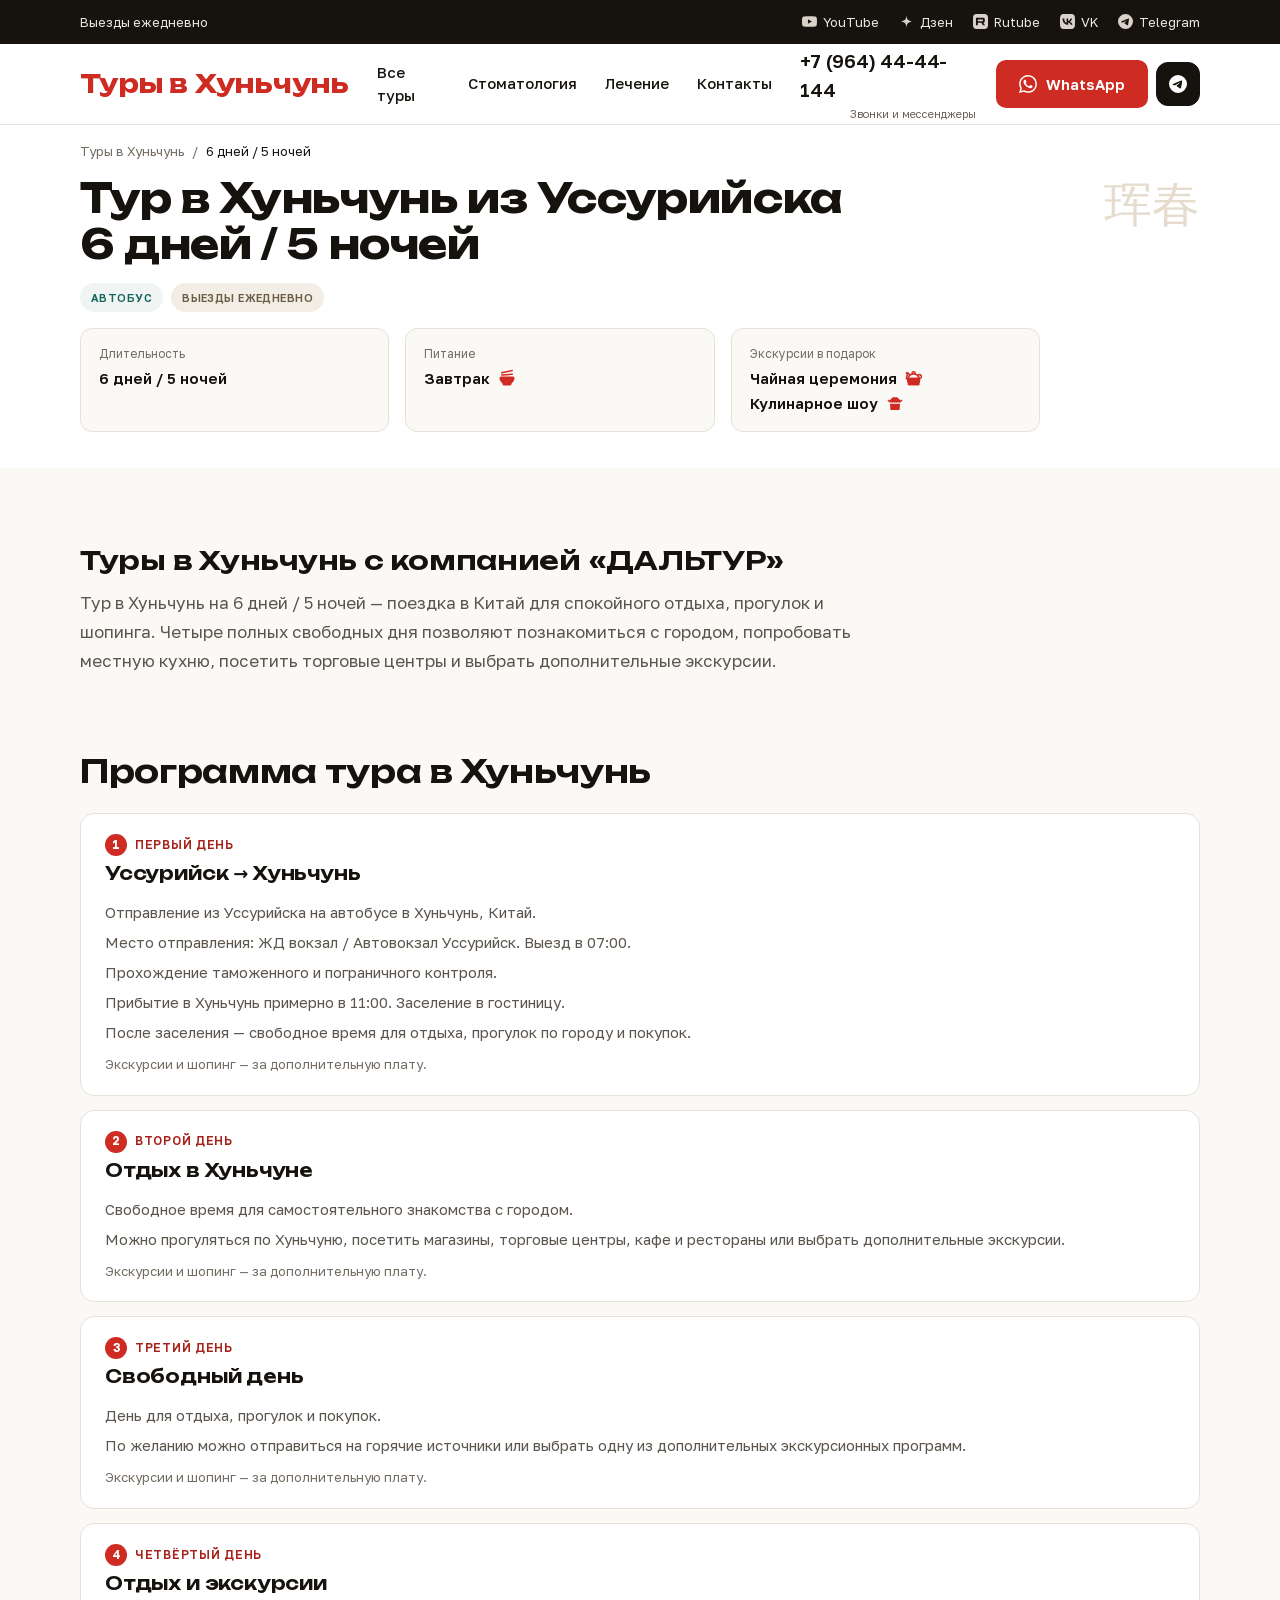
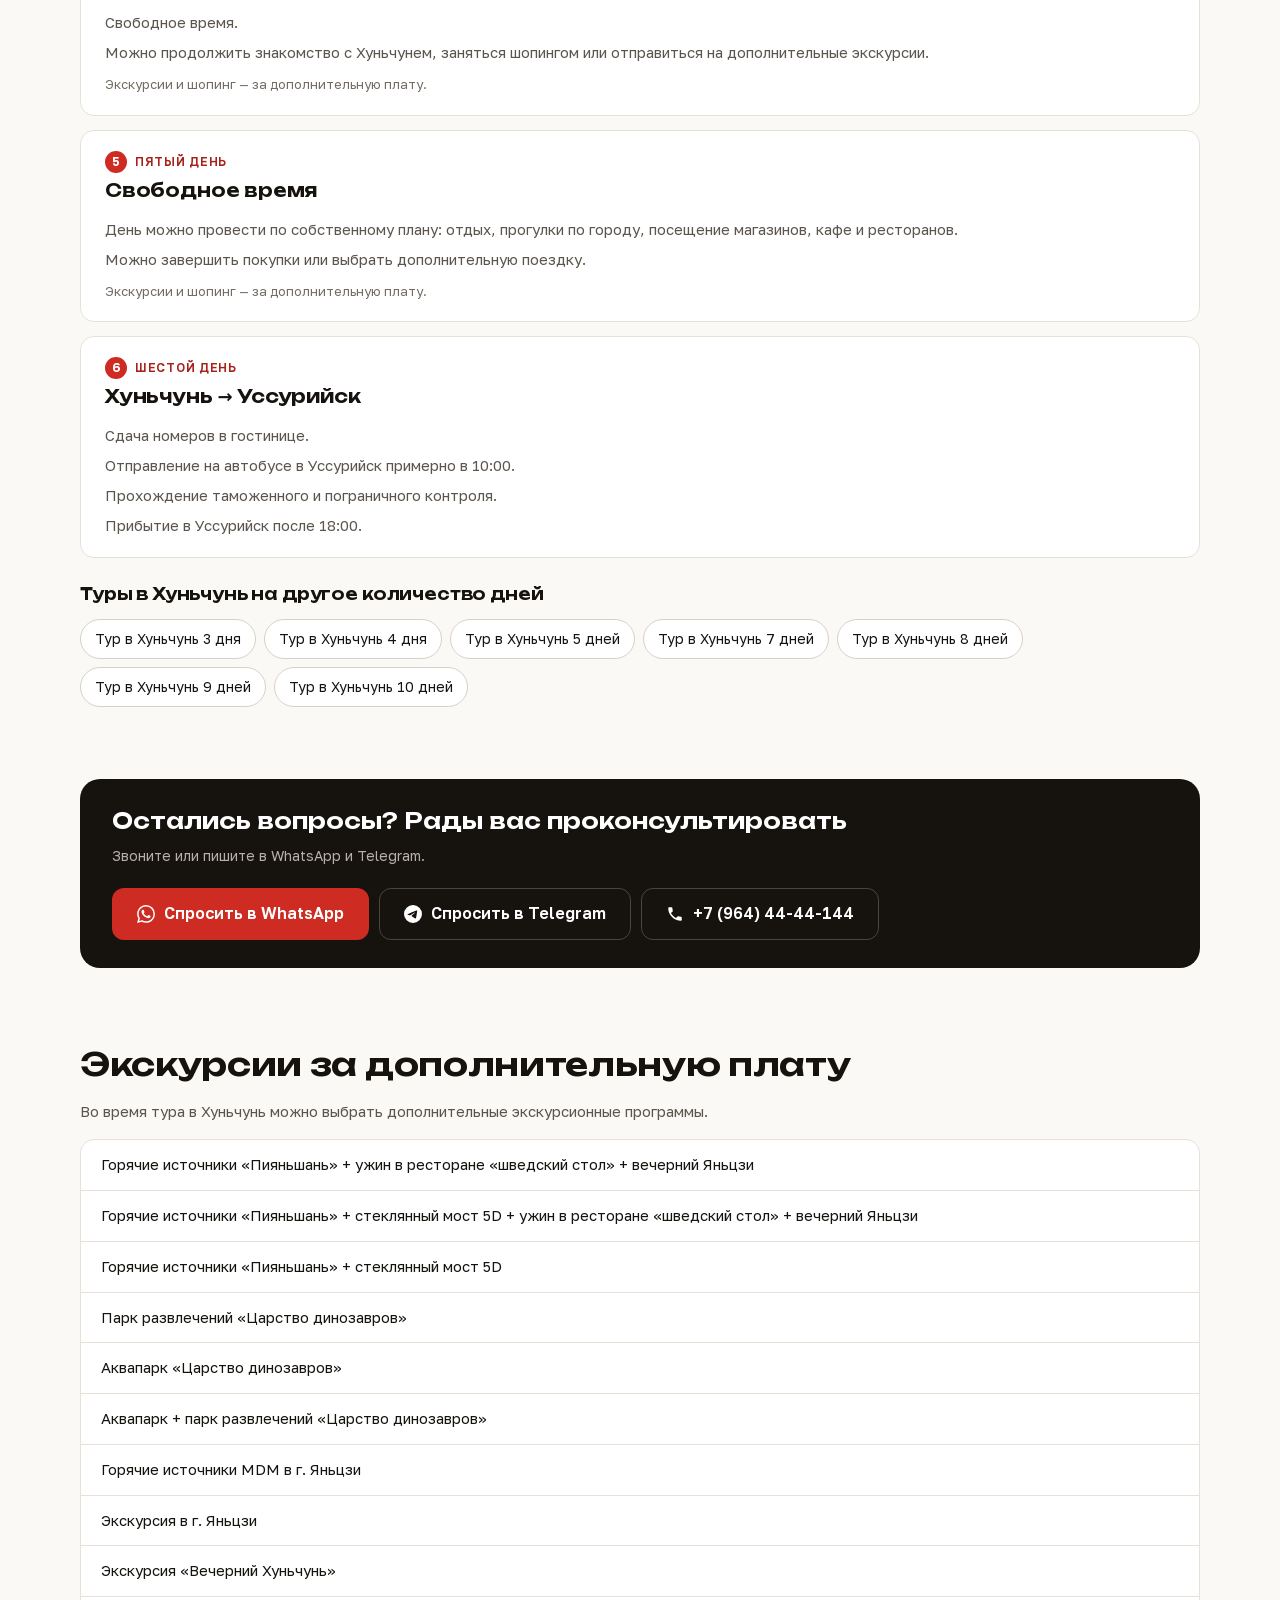
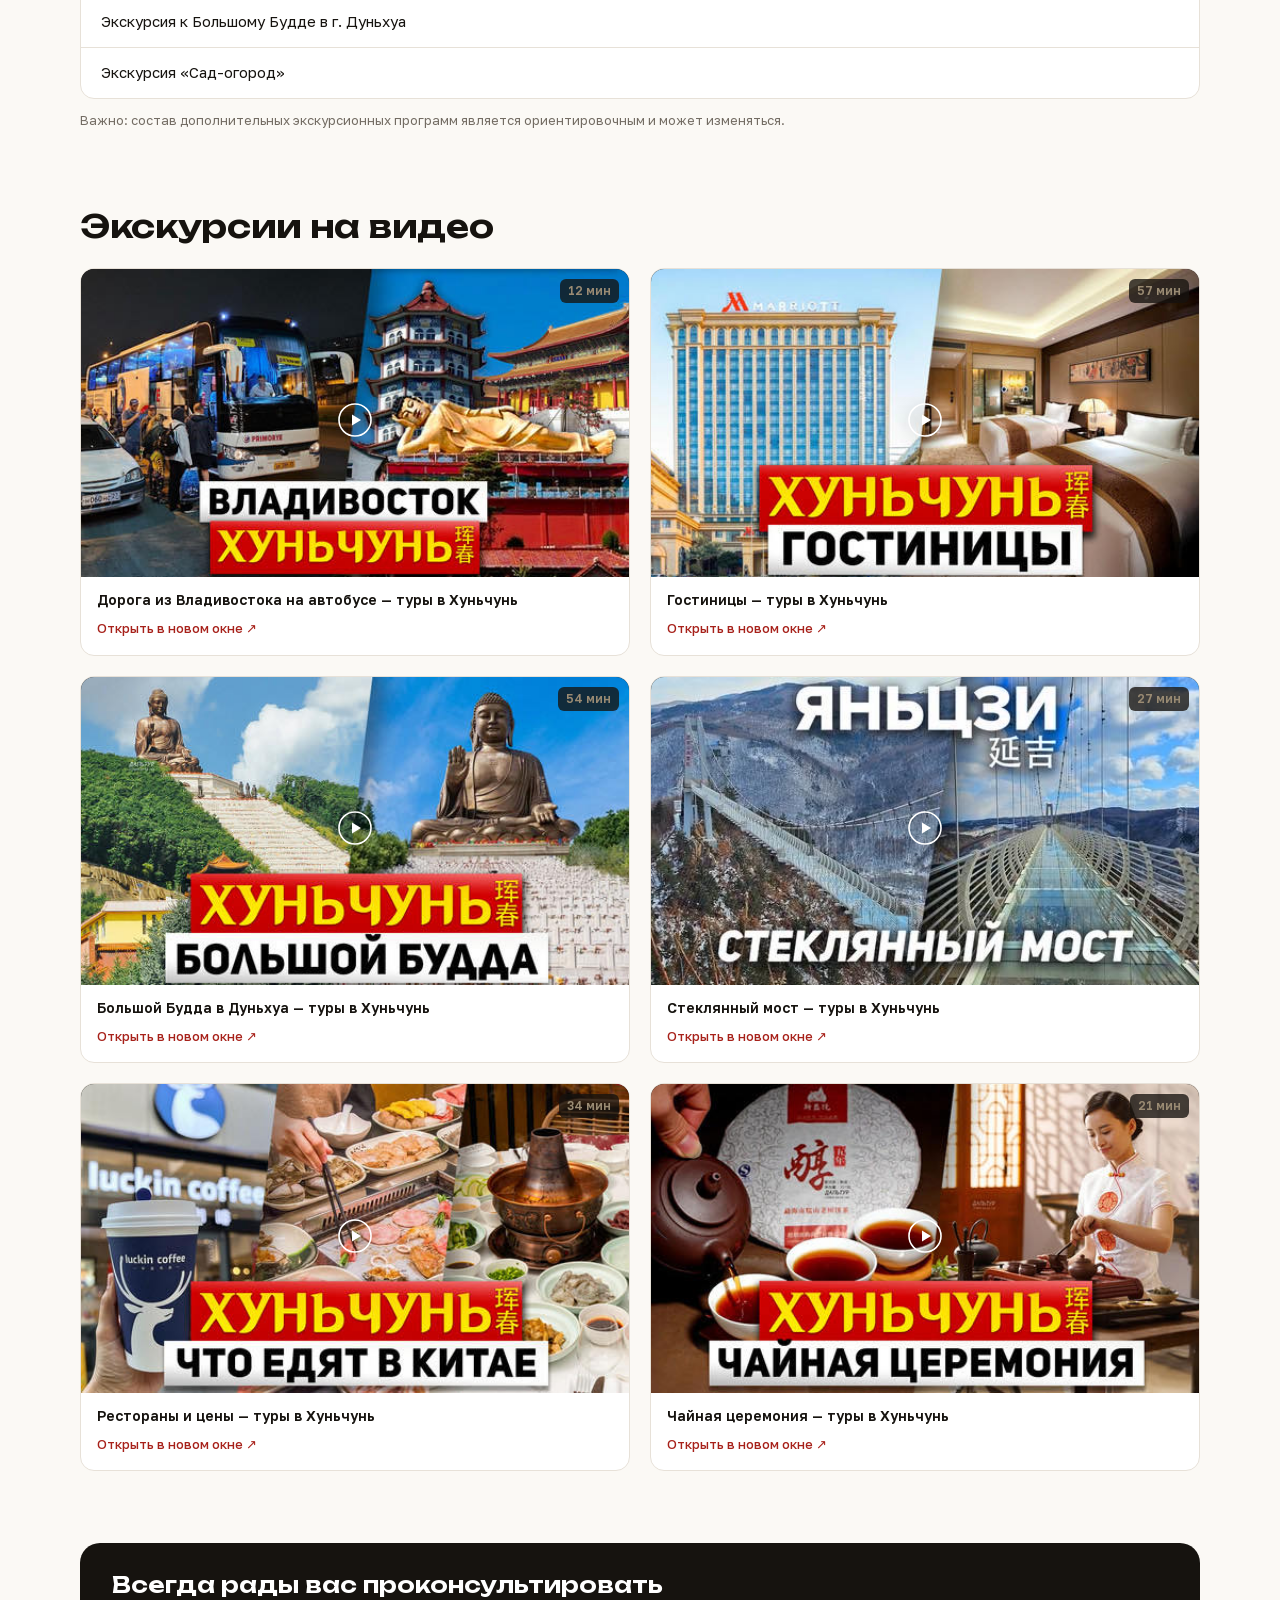
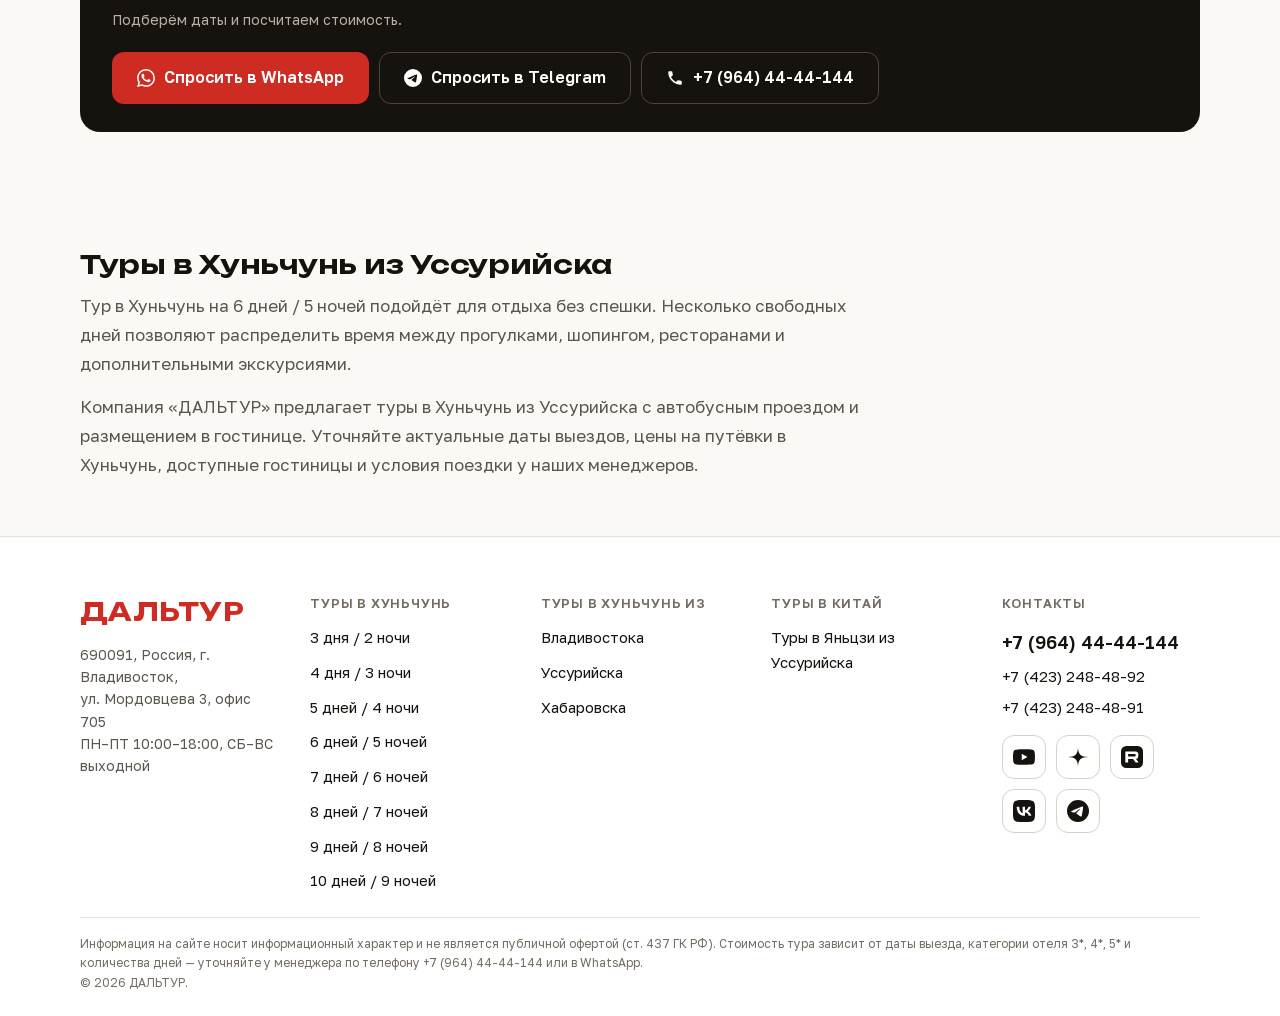
<file: tur-6-dney.html>
<!doctype html>
<html lang="ru">
<head>
<meta charset="utf-8">
<meta name="viewport" content="width=device-width, initial-scale=1">
<title>Тур в Хуньчунь 6 дней / 5 ночей из Уссурийска — ДАЛЬТУР</title>
<meta name="description" content="Тур в Хуньчунь на 6 дней / 5 ночей из Уссурийска: программа по дням, выезды ежедневно. Стоимость уточняйте по телефону +7 (964) 44-44-144.">
<link rel="canonical" href="https://ussuriysk.hunchun-hunchun.ru/tur-6-dney.html">
<meta property="og:url" content="https://ussuriysk.hunchun-hunchun.ru/tur-6-dney.html">
<meta name="theme-color" content="#FBF9F5">
<meta property="og:type" content="website">
<meta property="og:title" content="Тур в Хуньчунь 6 дней / 5 ночей из Уссурийска — ДАЛЬТУР">
<meta property="og:description" content="Тур в Хуньчунь на 6 дней / 5 ночей из Уссурийска: программа по дням, выезды ежедневно. Стоимость уточняйте по телефону +7 (964) 44-44-144.">
<meta property="og:locale" content="ru_RU">
<meta property="og:site_name" content="ДАЛЬТУР">
<link rel="icon" href="/favicon.ico" sizes="48x48">
<link rel="icon" href="assets/favicon.svg" type="image/svg+xml">
<link rel="apple-touch-icon" href="assets/apple-touch-icon.png">
<script type="application/ld+json">{"@context":"https://schema.org","@graph":[{"@type":"TravelAgency","@id":"https://hunchun-hunchun.ru/#org","name":"ДАЛЬТУР","url":"https://hunchun-hunchun.ru/","logo":"https://hunchun-hunchun.ru/assets/apple-touch-icon.png","image":"https://hunchun-hunchun.ru/assets/apple-touch-icon.png","telephone":["+79644444144","+74232484892","+74232484891"],"address":{"@type":"PostalAddress","streetAddress":"ул. Мордовцева, 3, офис 705","addressLocality":"Владивосток","postalCode":"690091","addressCountry":"RU"},"openingHoursSpecification":[{"@type":"OpeningHoursSpecification","dayOfWeek":["Monday","Tuesday","Wednesday","Thursday","Friday"],"opens":"10:00","closes":"18:00"}],"sameAs":["https://www.youtube.com/@DALTOUR","https://dzen.ru/daltour","https://rutube.ru/channel/54520250/","https://vk.ru/daltourvk","https://t.me/daltourChina"]},{"@type":"TouristTrip","name":"Тур в Хуньчунь из Уссурийска — 6 дней / 5 ночей","description":"Тур в Хуньчунь на 6 дней / 5 ночей — поездка в Китай для спокойного отдыха, прогулок и шопинга. Четыре полных свободных дня позволяют познакомиться с городом, попробовать местную кухню, посетить торговые центры и выбрать дополнительные экскурсии.","url":"https://ussuriysk.hunchun-hunchun.ru/tur-6-dney.html","touristType":"Автобусный тур","provider":{"@id":"https://hunchun-hunchun.ru/#org"},"itinerary":{"@type":"ItemList","itemListElement":[{"@type":"ListItem","position":1,"name":"Первый день: Уссурийск → Хуньчунь","description":"Отправление из Уссурийска на автобусе в Хуньчунь, Китай. Место отправления: ЖД вокзал / Автовокзал Уссурийск. Выезд в 07:00. Прохождение таможенного и пограничного контроля. Прибытие в Хуньчунь примерно в 11:00. Заселение в гостиницу. После заселения — свободное время для отдыха, прогулок по городу и покупок."},{"@type":"ListItem","position":2,"name":"Второй день: отдых в Хуньчуне","description":"Свободное время для самостоятельного знакомства с городом. Можно прогуляться по Хуньчуню, посетить магазины, торговые центры, кафе и рестораны или выбрать дополнительные экскурсии."},{"@type":"ListItem","position":3,"name":"Третий день: свободный день","description":"День для отдыха, прогулок и покупок. По желанию можно отправиться на горячие источники или выбрать одну из дополнительных экскурсионных программ."},{"@type":"ListItem","position":4,"name":"Четвёртый день: отдых и экскурсии","description":"Свободное время. Можно продолжить знакомство с Хуньчунем, заняться шопингом или отправиться на дополнительные экскурсии."},{"@type":"ListItem","position":5,"name":"Пятый день: свободное время","description":"День можно провести по собственному плану: отдых, прогулки по городу, посещение магазинов, кафе и ресторанов. Можно завершить покупки или выбрать дополнительную поездку."},{"@type":"ListItem","position":6,"name":"Шестой день: Хуньчунь → Уссурийск","description":"Сдача номеров в гостинице. Отправление на автобусе в Уссурийск примерно в 10:00. Прохождение таможенного и пограничного контроля. Прибытие в Уссурийск после 18:00."}]}},{"@type":"BreadcrumbList","itemListElement":[{"@type":"ListItem","position":1,"name":"Туры в Хуньчунь","item":"https://ussuriysk.hunchun-hunchun.ru/"},{"@type":"ListItem","position":2,"name":"6 дней / 5 ночей","item":"https://ussuriysk.hunchun-hunchun.ru/tur-6-dney.html"}]}]}</script>
<link rel="preload" href="assets/fonts/unbounded-cyrillic.woff2?v=3e88c0f8" as="font" type="font/woff2" crossorigin>
<link rel="preload" href="assets/fonts/golos-cyrillic.woff2?v=d1593288" as="font" type="font/woff2" crossorigin>
<style>@font-face{font-family:'Golos Text';font-style:normal;font-weight:400 700;font-display:swap;src:url(assets/fonts/golos-cyrillic.woff2?v=d1593288) format('woff2');unicode-range:U+0301, U+0400-045F, U+0490-0491, U+04B0-04B1, U+2116}@font-face{font-family:'Golos Text';font-style:normal;font-weight:400 700;font-display:swap;src:url(assets/fonts/golos-latin.woff2?v=4016a99a) format('woff2');unicode-range:U+0000-00FF, U+0131, U+0152-0153, U+02BB-02BC, U+02C6, U+02DA, U+02DC, U+0304, U+0308, U+0329, U+2000-206F, U+20AC, U+2122, U+2191, U+2193, U+2212, U+2215, U+FEFF, U+FFFD}@font-face{font-family:'Unbounded';font-style:normal;font-weight:600 700;font-display:swap;src:url(assets/fonts/unbounded-cyrillic.woff2?v=3e88c0f8) format('woff2');unicode-range:U+0301, U+0400-045F, U+0490-0491, U+04B0-04B1, U+2116}@font-face{font-family:'Unbounded';font-style:normal;font-weight:600 700;font-display:swap;src:url(assets/fonts/unbounded-latin.woff2?v=aef5c246) format('woff2');unicode-range:U+0000-00FF, U+0131, U+0152-0153, U+02BB-02BC, U+02C6, U+02DA, U+02DC, U+0304, U+0308, U+0329, U+2000-206F, U+20AC, U+2122, U+2191, U+2193, U+2212, U+2215, U+FEFF, U+FFFD}:root{--red: #CE2B22;--red-deep: #A7211A;--red-darker: #7A1711;--ink: #16130F;--ink-soft: #3D382F;--jade: #14655C;--paper: #FBF9F5;--card: #FFFFFF;--line: #E7E1D8;--line-strong: #D8D1C6;--muted: #5B554D;--muted-2: #6A635B;--muted-3: #736C63;--sand: #F3EEE5;--sand-deep: #C9B9A2;--hiero: #CDBFAC;--jade-bg: #F0F5F3;--red-bg: #FBEDEC;--note-bg: #FBF4E8;--note-line: #EBDCC2;--dark-field: #221E19;--dark-line: #3A352E;--dark-text: #B8B1A7;--display: 'Unbounded','Golos Text',system-ui,sans-serif;--body: 'Golos Text',system-ui,-apple-system,'Segoe UI',sans-serif;--r-btn: 10px;--r-card: 16px;--r-block: 20px;--gutter: 20px;--maxw: 1440px;}*,*::before,*::after{box-sizing: border-box;}html{-webkit-text-size-adjust: 100%;scroll-behavior: smooth;}body{margin: 0;font-family: var(--body);font-size: 16px;line-height: 1.55;color: var(--ink);background: var(--paper);-webkit-font-smoothing: antialiased;overflow-wrap: break-word;}body.is-locked{overflow: hidden;}img{max-width: 100%;display: block;}a{color: var(--red-deep);text-decoration: none;}a:hover{color: var(--red-darker);}h1,h2,h3{font-family: var(--display);letter-spacing: -0.01em;margin: 0;}h1{font-weight: 700;}h2,h3{font-weight: 600;}p{margin: 0;}ul{margin: 0;padding: 0;list-style: none;}button{font: inherit;}:focus-visible{outline: 2px solid var(--red-deep);outline-offset: 2px;border-radius: 4px;}.br-desktop{display: none;}.visually-hidden{position: absolute;width: 1px;height: 1px;padding: 0;margin: -1px;overflow: hidden;clip: rect(0 0 0 0);white-space: nowrap;border: 0;}.skip-link{position: absolute;left: 12px;top: -60px;z-index: 100;padding: 10px 16px;background: var(--ink);color: #fff;border-radius: var(--r-btn);font-weight: 600;transition: top .15s;}.skip-link:focus{top: 12px;color: #fff;}.wrap{width: 100%;max-width: var(--maxw);margin: 0 auto;padding-left: var(--gutter);padding-right: var(--gutter);}.section{padding-top: 40px;}.section__head{display: flex;flex-wrap: wrap;align-items: baseline;justify-content: space-between;gap: 8px 24px;}.section__head h2{font-size: 24px;}.section__note{font-size: 13px;color: var(--muted-2);}.btn{display: inline-flex;align-items: center;justify-content: center;gap: 9px;min-height: 52px;padding: 0 24px;border: 1px solid transparent;border-radius: 12px;font-size: 16px;font-weight: 600;line-height: 1.2;text-align: center;cursor: pointer;transition: background-color .15s,border-color .15s,color .15s;}.btn--primary{background: var(--red);color: #fff;}.btn--primary:hover{background: var(--red-deep);color: #fff;}.btn--ghost{background: var(--card);color: var(--ink);border-color: var(--line-strong);}.btn--ghost:hover{border-color: var(--ink);color: var(--ink);}.btn--dark{background: var(--ink);color: #fff;}.btn--dark:hover{background: #2A251E;color: #fff;}.btn--sm{min-height: 44px;padding: 0 18px;font-size: 15px;border-radius: var(--r-btn);}.btn--wide{width: 100%;}.tag{display: inline-flex;align-items: center;padding: 6px 11px;border-radius: 999px;font-size: 11px;font-weight: 600;letter-spacing: 0.04em;white-space: nowrap;}.tag--jade{background: var(--jade-bg);color: var(--jade);}.tag--red{background: var(--red-bg);color: var(--red-deep);}.tag--sand{background: var(--sand);color: #6A5B45;}.tag--onsand{background: #fff;color: var(--jade);}.tag--onsand.tag--red{background: #fff;color: var(--red-deep);}.field{display: flex;flex-direction: column;gap: 6px;}.field>label{font-size: 12px;font-weight: 600;color: var(--muted-2);}.field select,.field input{width: 100%;height: 48px;padding: 0 12px;border: 1px solid var(--line-strong);border-radius: var(--r-btn);background: var(--card);font-family: inherit;font-size: 16px;color: var(--ink);}.field select{appearance: none;padding-right: 34px;background-image: url("data:image/svg+xml,%3Csvg xmlns='http://www.w3.org/2000/svg' width='10' height='6' fill='none'%3E%3Cpath d='M1 1l4 4 4-4' stroke='%238B837A' stroke-width='1.5' stroke-linecap='round'/%3E%3C/svg%3E");background-repeat: no-repeat;background-position: right 14px center;}.topbar{display: none;background: var(--ink);color: #EDE7DD;font-size: 13px;}.topbar .wrap{min-height: 44px;display: flex;align-items: center;justify-content: space-between;gap: 20px;}.topbar__right{display: flex;align-items: center;gap: 20px;}.topbar__hours{color: #ACA69C;}.topbar__sep{color: #4A443C;}.topbar a{color: #EDE7DD;}.topbar a:hover{color: #fff;}.header{position: sticky;top: 0;z-index: 40;background: var(--card);border-bottom: 1px solid var(--line);}.header .wrap{min-height: 64px;display: flex;align-items: center;gap: 12px;}.logo{font-family: var(--display);font-weight: 700;font-size: 20px;letter-spacing: 0.01em;color: var(--red);}.logo:hover{color: var(--red-deep);}.header__nav{display: none;}.header__contacts{display: none;}.icon-btn{flex: none;width: 44px;height: 44px;display: inline-flex;align-items: center;justify-content: center;border: 1px solid var(--line-strong);border-radius: 12px;background: var(--card);color: var(--ink);cursor: pointer;}.icon-btn--plain{border-color: transparent;}.icon-btn--accent{background: var(--red);border-color: var(--red);color: #fff;}.icon-btn--accent:hover{background: var(--red-deep);border-color: var(--red-deep);color: #fff;}.header__spacer{flex: 1 1 auto;}.header__center{flex: 1 1 auto;display: flex;justify-content: center;}.drawer{position: fixed;inset: 0;z-index: 60;display: none;}.drawer[data-open="true"]{display: block;}.drawer__backdrop{position: absolute;inset: 0;background: rgba(22,19,15,.5);border: 0;padding: 0;cursor: pointer;}.drawer__panel{position: absolute;inset: 0 0 0 auto;width: min(320px,88vw);background: var(--card);padding: 16px var(--gutter) 28px;display: flex;flex-direction: column;gap: 4px;overflow-y: auto;}.drawer__top{display: flex;align-items: center;justify-content: space-between;margin-bottom: 12px;}.drawer__panel a{min-height: 48px;display: flex;align-items: center;font-size: 17px;font-weight: 500;color: var(--ink);border-bottom: 1px solid var(--line);}.drawer__panel a:last-child{border-bottom: 0;}.drawer__contacts{margin-top: 20px;display: flex;flex-direction: column;gap: 10px;}.drawer__panel .drawer__contacts a{min-height: 52px;justify-content: center;font-size: 16px;font-weight: 600;border-bottom: 1px solid var(--line-strong);}.drawer__panel .drawer__contacts .btn--primary{color: #fff;border-bottom: 0;}.hero{background: var(--card);padding-top: 28px;padding-bottom: 8px;}.hero__grid{display: flex;flex-direction: column;gap: 24px;}.hero__eyebrow{display: block;font-size: 11px;font-weight: 600;letter-spacing: 0.12em;color: var(--red);}.hero h1{margin-top: 12px;font-size: 30px;line-height: 1.1;text-wrap: balance;}.hero__lead{margin-top: 14px;font-size: 16px;color: var(--muted);}.hero__actions{margin-top: 20px;display: flex;flex-direction: column;gap: 10px;}.hero__facts{margin-top: 22px;display: flex;flex-direction: column;gap: 10px;}.hero__fact{display: flex;align-items: center;gap: 9px;font-size: 14px;color: var(--ink-soft);}.hero__fact svg{flex: none;}.hero__art{min-height: 200px;background: var(--paper);border: 1px solid var(--line);border-radius: var(--r-block);display: flex;flex-direction: column;align-items: center;justify-content: center;gap: 10px;padding: 24px;text-align: center;}.hero__art b{font-size: 15px;color: var(--muted-3);}.hero__art span{font-size: 13px;color: #A39A8E;max-width: 380px;}.picker{background: var(--card);padding-top: 20px;padding-bottom: 8px;}.picker__box{padding: 16px;background: var(--paper);border: 1px solid var(--line);border-radius: var(--r-card);display: flex;flex-direction: column;gap: 12px;}.dest-grid{margin-top: 18px;display: grid;grid-template-columns: repeat(2,minmax(0,1fr));gap: 12px;}.dest{min-height: 108px;padding: 14px;background: var(--card);border: 1px solid var(--line);border-radius: 14px;display: flex;flex-direction: column;justify-content: space-between;gap: 12px;color: var(--ink);transition: border-color .15s,transform .15s;}.dest:hover{border-color: var(--ink);color: var(--ink);transform: translateY(-2px);}.dest__hiero{font-size: 20px;line-height: 1;color: var(--hiero);}.dest__name{display: block;font-size: 16px;font-weight: 600;}.dest__meta{display: block;margin-top: 2px;font-size: 12px;color: var(--muted-2);}.tour-grid{margin-top: 18px;display: grid;grid-template-columns: minmax(0,1fr);gap: 14px;}.tour{background: var(--card);border: 1px solid var(--line);border-radius: var(--r-card);overflow: hidden;color: var(--ink);display: flex;flex-direction: column;transition: border-color .15s;}.tour:hover{border-color: var(--ink);color: var(--ink);}.tour__top{min-height: 76px;padding: 14px 16px;background: var(--sand);display: flex;align-items: flex-start;justify-content: space-between;gap: 12px;}.tour__hiero{font-size: 26px;line-height: 1;color: var(--sand-deep);}.tour__body{padding: 16px;display: flex;flex-direction: column;flex-grow: 1;}.tour__title{font-size: 18px;font-weight: 600;line-height: 1.25;font-family: var(--body);}.tour__list{margin-top: 12px;display: flex;flex-direction: column;gap: 7px;font-size: 14px;line-height: 1.45;color: var(--muted);}.tour__foot{margin-top: auto;padding-top: 16px;display: flex;align-items: center;justify-content: space-between;gap: 12px;}.tour__price{font-size: 18px;font-weight: 700;}.tour__price small{display: block;font-size: 12px;font-weight: 400;color: var(--muted-2);}.tour-list{margin-top: 20px;display: grid;grid-template-columns: minmax(0,1fr);gap: 12px;}.tour-row{padding: 18px;background: var(--card);border: 1px solid var(--line);border-radius: var(--r-card);display: flex;flex-direction: column;justify-content: space-between;gap: 16px;min-height: 150px;color: var(--ink);transition: border-color .15s;}.tour-row:hover{border-color: var(--ink);color: var(--ink);}.tour-row[data-featured="true"]{border-width: 2px;border-color: var(--ink);padding: 17px;}.tour-row__head{display: flex;flex-direction: column-reverse;align-items: flex-start;gap: 10px;}.tour-row__name{font-size: 19px;font-weight: 600;line-height: 1.25;}.tour-row__foot{display: flex;align-items: flex-end;justify-content: space-between;gap: 12px;}.tour-row__desc{font-size: 13px;color: var(--muted-2);line-height: 1.45;}.tour-row__price{font-size: 17px;font-weight: 700;white-space: nowrap;}.filters{display: flex;align-items: center;gap: 8px;overflow-x: auto;padding-bottom: 4px;scrollbar-width: none;-webkit-overflow-scrolling: touch;}.filters::-webkit-scrollbar{display: none;}.chip{flex: none;min-height: 40px;padding: 0 16px;display: inline-flex;align-items: center;background: var(--card);color: var(--ink);border: 1px solid var(--line-strong);border-radius: 999px;font-size: 14px;font-weight: 500;cursor: pointer;white-space: nowrap;}.chip[aria-pressed="true"]{background: var(--ink);color: #fff;border-color: var(--ink);font-weight: 600;}.filters__sep{flex: none;width: 1px;height: 28px;background: var(--line);margin: 0 4px;}.toolbar{margin-top: 20px;display: flex;flex-direction: column;gap: 12px;}.toolbar__sort{display: flex;align-items: center;gap: 10px;}.toolbar__sort label{font-size: 14px;color: var(--muted-2);white-space: nowrap;}.toolbar__sort select{height: 40px;width: auto;min-width: 180px;}.results-count{font-size: 14px;color: var(--muted-2);}.why-grid{margin-top: 18px;display: grid;grid-template-columns: minmax(0,1fr);gap: 12px;}.why{padding: 14px 16px;background: var(--card);border: 1px solid var(--line);border-radius: 14px;display: flex;flex-direction: column;gap: 6px;}.why svg{display: none;}.why b{font-size: 16px;font-weight: 600;}.why span{font-size: 14px;line-height: 1.5;color: var(--muted);}.lead{padding: 22px 20px;background: var(--ink);border-radius: var(--r-block);display: flex;flex-direction: column;gap: 16px;}.lead h2{font-size: 20px;line-height: 1.25;color: #fff;}.lead p{margin-top: 10px;font-size: 14px;line-height: 1.5;color: var(--dark-text);}.lead form{display: flex;flex-direction: column;gap: 12px;}.lead .field>label{color: var(--dark-text);}.lead .field input{height: 50px;border-color: var(--dark-line);background: var(--dark-field);color: #fff;}.lead .field input::placeholder{color: #7C756B;}.lead__consent{font-size: 12px;line-height: 1.5;color: #8E877D;}.lead__consent a{color: var(--dark-text);text-decoration: underline;}.cta{padding: 24px 20px;background: var(--ink);border-radius: var(--r-block);display: flex;flex-direction: column;gap: 18px;}.cta b{display: block;font-family: var(--display);font-weight: 600;font-size: 20px;color: #fff;}.cta span{display: block;margin-top: 8px;font-size: 14px;color: var(--dark-text);}.cta__actions{display: flex;flex-direction: column;gap: 10px;}.cta__actions .btn--ghost{background: transparent;color: #fff;border-color: #4A443C;}.cta__actions .btn--ghost:hover{border-color: #fff;color: #fff;}.footer{margin-top: 40px;padding-top: 28px;background: var(--card);border-top: 1px solid var(--line);}.footer__grid{display: flex;flex-direction: column;gap: 24px;}.footer__col h3{font-family: var(--body);font-size: 13px;font-weight: 600;letter-spacing: 0.06em;color: var(--muted-3);}.footer__col ul{margin-top: 12px;display: flex;flex-direction: column;gap: 10px;}.footer__col ul a{font-size: 15px;color: var(--ink);}.footer__col ul a:hover{color: var(--red-deep);}.footer__addr{margin-top: 12px;font-size: 14px;line-height: 1.6;color: var(--muted);}.footer__phones{margin-top: 16px;display: flex;flex-direction: column;gap: 8px;}.footer__phones a{font-size: 15px;color: var(--ink);}.footer__phones a:first-child{font-size: 18px;font-weight: 600;}.footer__social{margin-top: 16px;display: flex;gap: 10px;}.footer__social a{width: 44px;height: 44px;border: 1px solid var(--line-strong);border-radius: 12px;display: flex;align-items: center;justify-content: center;font-size: 12px;font-weight: 600;color: var(--ink);}.footer__social a:hover{border-color: var(--ink);}.footer__legal{margin-top: 24px;padding: 16px 0 24px;border-top: 1px solid var(--line);font-size: 12px;line-height: 1.6;color: var(--muted-3);}.crumbs{display: flex;flex-wrap: wrap;align-items: center;gap: 8px;font-size: 13px;color: var(--muted-3);padding-top: 16px;}.crumbs a{color: var(--muted-3);}.crumbs a:hover{color: var(--ink);}.crumbs [aria-current]{color: var(--ink);}.page-head{background: var(--card);padding-bottom: 24px;}.page-head__row{margin-top: 16px;display: flex;align-items: flex-end;justify-content: space-between;gap: 20px;}.page-head h1{font-size: 26px;line-height: 1.12;}.page-head p{margin-top: 14px;font-size: 16px;color: var(--muted);}.page-head__hiero{display: none;font-family: var(--display);font-size: 56px;line-height: 1;color: #E5DCCD;}.tour-head{background: var(--card);padding-bottom: 20px;}.tour-head__row{margin-top: 14px;display: flex;align-items: flex-start;justify-content: space-between;gap: 12px;}.tour-head h1{font-size: 26px;line-height: 1.15;}.tour-head__hiero{font-size: 22px;line-height: 1.2;color: #E5DCCD;white-space: nowrap;}.tour-head__tags{margin-top: 16px;display: flex;gap: 8px;flex-wrap: wrap;}.facts{margin-top: 16px;display: grid;grid-template-columns: repeat(2,minmax(0,1fr));gap: 10px;}.fact{padding: 12px 14px;background: var(--paper);border: 1px solid var(--line);border-radius: 12px;}.fact dt{font-size: 12px;color: var(--muted-3);}.fact dd{margin: 3px 0 0;font-size: 15px;font-weight: 600;}.pricebox{margin-top: 16px;padding: 16px;background: var(--paper);border: 1px solid var(--line);border-radius: 14px;display: flex;align-items: center;justify-content: space-between;gap: 16px;flex-wrap: wrap;}.pricebox b{display: block;font-size: 20px;font-weight: 700;}.pricebox span{display: block;font-size: 12px;color: var(--muted-2);}.days{margin-top: 16px;display: flex;flex-direction: column;gap: 12px;}.day{padding: 16px;background: var(--card);border: 1px solid var(--line);border-radius: 14px;}.day__head{display: flex;align-items: center;gap: 10px;}.day__num{flex: none;width: 28px;height: 28px;background: var(--ink);color: #fff;border-radius: 8px;display: flex;align-items: center;justify-content: center;font-size: 13px;font-weight: 700;}.day__title{font-size: 16px;font-weight: 600;}.day p{margin-top: 12px;font-size: 14px;line-height: 1.6;color: var(--muted);}.incl{margin-top: 16px;display: grid;grid-template-columns: minmax(0,1fr);gap: 12px;}.incl__box{padding: 16px;background: var(--card);border: 1px solid var(--line);border-radius: 14px;}.incl__box h3{font-family: var(--body);font-size: 12px;font-weight: 600;letter-spacing: 0.06em;}.incl__box h3.is-in{color: var(--jade);}.incl__box h3.is-out{color: var(--red-deep);}.incl__box ul{margin-top: 10px;display: flex;flex-direction: column;gap: 7px;font-size: 14px;line-height: 1.5;color: var(--ink-soft);}.incl__box li{padding-left: 14px;position: relative;}.incl__box li::before{content: "·";position: absolute;left: 2px;}.notice{margin-top: 16px;padding: 16px;background: var(--note-bg);border: 1px solid var(--note-line);border-radius: 14px;}.notice b{font-size: 15px;font-weight: 600;}.notice p{margin-top: 10px;font-size: 14px;line-height: 1.6;color: var(--muted);}.pill-row{margin-top: 12px;display: flex;flex-wrap: wrap;gap: 8px;}.pill{min-height: 40px;padding: 0 14px;display: inline-flex;align-items: center;background: var(--card);border: 1px solid var(--line-strong);border-radius: 999px;font-size: 14px;color: var(--ink);}.pill:hover{border-color: var(--ink);color: var(--ink);}.stickybar{position: fixed;left: 0;right: 0;bottom: 0;z-index: 50;padding: 10px var(--gutter) calc(10px + env(safe-area-inset-bottom));background: var(--card);border-top: 1px solid var(--line);display: flex;align-items: center;gap: 10px;}.stickybar__price{display: flex;flex-direction: column;line-height: 1.2;}.stickybar__price small{font-size: 11px;color: var(--muted-3);}.stickybar__price b{font-size: 16px;}.stickybar .btn{flex: 1 1 auto;min-height: 48px;padding: 0 14px;font-size: 15px;}body.has-stickybar{padding-bottom: 88px;}.swatches{margin-top: 14px;display: grid;grid-template-columns: repeat(2,minmax(0,1fr));gap: 12px;}.swatch__chip{height: 72px;border-radius: 12px;border: 1px solid var(--line);}.swatch b{display: block;margin-top: 8px;font-size: 13px;font-weight: 600;}.swatch span{display: block;font-size: 12px;color: var(--muted-2);}.kv{margin-top: 14px;display: flex;flex-direction: column;gap: 8px;font-size: 14px;line-height: 1.5;color: var(--ink-soft);}.eyebrow{font-size: 12px;font-weight: 600;letter-spacing: 0.08em;color: var(--muted-3);}.rules{margin-top: 12px;display: grid;grid-template-columns: minmax(0,1fr);gap: 10px 32px;font-size: 14px;line-height: 1.5;color: var(--ink-soft);}@media (min-width: 768px){:root{--gutter: 40px;}.section{padding-top: 56px;}.section__head h2{font-size: 28px;}.hero{padding-top: 48px;}.hero h1{font-size: 40px;}.hero__lead{font-size: 18px;}.hero__actions{flex-direction: row;}.hero__facts{flex-direction: row;flex-wrap: wrap;gap: 24px;}.hero__art{min-height: 280px;}.picker__box{flex-direction: row;align-items: flex-end;gap: 16px;padding: 18px 20px;background: var(--card);box-shadow: 0 6px 24px rgba(22,19,15,.06);}.picker__box .field{flex: 1 1 0;}.dest-grid{grid-template-columns: repeat(3,minmax(0,1fr));gap: 16px;}.tour-grid{grid-template-columns: repeat(2,minmax(0,1fr));gap: 20px;}.tour-list{grid-template-columns: repeat(2,minmax(0,1fr));}.why-grid{grid-template-columns: repeat(2,minmax(0,1fr));gap: 20px;}.incl{grid-template-columns: repeat(2,minmax(0,1fr));gap: 20px;}.facts{grid-template-columns: repeat(4,minmax(0,1fr));}.swatches{grid-template-columns: repeat(3,minmax(0,1fr));}.rules{grid-template-columns: repeat(2,minmax(0,1fr));}.toolbar{flex-direction: row;align-items: center;justify-content: space-between;}.tour-row__head{flex-direction: row;justify-content: space-between;gap: 12px;}.lead{flex-direction: row;align-items: center;gap: 40px;padding: 32px;}.lead__text{flex: 1 1 45%;}.lead h2{font-size: 24px;}.lead form{flex: 1 1 55%;}.cta{flex-direction: row;align-items: center;justify-content: space-between;padding: 28px 32px;}.cta b{font-size: 22px;}.cta__actions{flex-direction: row;}.footer__grid{flex-direction: row;flex-wrap: wrap;gap: 32px;}.footer__col{flex: 1 1 180px;}.footer__col--brand{flex: 1 1 260px;}.page-head h1{font-size: 34px;}.page-head__hiero{display: block;font-size: 44px;}.tour-head h1{font-size: 32px;}.tour-head__hiero{font-size: 38px;}.stickybar{display: none;}body.has-stickybar{padding-bottom: 0;}}@media (min-width: 1100px){:root{--gutter: 80px;}body{font-size: 16px;}.topbar{display: block;}.header .wrap{min-height: 80px;gap: 28px;}.logo{font-size: 25px;}.header__burger{display: none;}.header__center{flex: none;justify-content: flex-start;}.header__nav{display: flex;align-items: center;gap: 28px;font-size: 15px;font-weight: 500;flex: 1 1 auto;}.header__nav a{color: var(--ink);display: inline-flex;align-items: center;gap: 6px;}.header__nav a:hover{color: var(--red-deep);}.header__contacts{display: flex;align-items: center;gap: 20px;}.header__phone{display: flex;flex-direction: column;align-items: flex-end;}.header__phone a{font-size: 19px;font-weight: 600;color: var(--ink);letter-spacing: -0.01em;}.header__phone span{font-size: 11px;color: var(--muted-2);}.header__contacts .btn{min-height: 48px;padding: 0 22px;border-radius: var(--r-btn);font-size: 15px;}.header__msgr-mobile,.hero__phone{display: none !important;}.section{padding-top: 72px;}.section__head h2{font-size: 32px;}.section__note{font-size: 15px;}.hero{padding-top: 72px;padding-bottom: 0;}.hero__grid{flex-direction: row;gap: 56px;align-items: flex-start;}.hero__col{width: 620px;max-width: 55%;}.hero h1{font-size: 50px;line-height: 1.06;}.br-desktop{display: inline;}.hero__lead{max-width: 520px;}.hero__actions{margin-top: 32px;}.hero__actions .btn{min-height: 54px;padding: 0 28px;}.hero__facts{margin-top: 40px;gap: 14px 24px;}.hero__art{flex: 1 1 auto;min-height: 372px;align-self: stretch;}.picker{padding-top: 28px;padding-bottom: 0;}.dest-grid{grid-template-columns: repeat(5,minmax(0,1fr));gap: 20px;}.dest{min-height: 158px;padding: 18px;border-radius: var(--r-card);}.dest__hiero{font-size: 26px;}.dest__name{font-size: 19px;}.dest__meta{font-size: 13px;margin-top: 4px;}.tour-grid{grid-template-columns: repeat(3,minmax(0,1fr));gap: 24px;}.tour{border-radius: var(--r-block);}.tour__top{min-height: 104px;padding: 16px 20px;}.tour__hiero{font-size: 34px;}.tour__body{padding: 20px;}.tour__title{font-size: 20px;}.tour__price{font-size: 20px;}.tour-list{grid-template-columns: repeat(3,minmax(0,1fr));gap: 20px;}.tour-row{min-height: 178px;padding: 20px;}.tour-row[data-featured="true"]{padding: 19px;}.tour-row__name{font-size: 20px;}.tour-row__price{font-size: 18px;}.why-grid{grid-template-columns: repeat(4,minmax(0,1fr));gap: 24px;}.why{background: transparent;border: 0;padding: 0;gap: 10px;}.why svg{display: block;}.why b{font-size: 17px;}.lead{padding: 36px 40px;gap: 56px;border-radius: 24px;}.lead h2{font-size: 28px;}.lead p{font-size: 15px;margin-top: 14px;}.lead form{flex-direction: row;flex-wrap: wrap;align-items: flex-end;gap: 12px;}.lead form .field{flex: 1 1 150px;}.lead form .btn{flex: 0 0 auto;min-height: 50px;}.lead__consent{flex: 1 0 100%;margin-top: 2px;}.footer{margin-top: 56px;padding-top: 56px;}.footer__grid{flex-wrap: nowrap;gap: 32px;}.footer__col--brand{flex: 1.4 1 0;}.footer__col{flex: 1 1 0;}.page-head h1{font-size: 42px;line-height: 1.08;}.page-head p{font-size: 17px;max-width: 720px;}.page-head__hiero{font-size: 56px;}.tour-head h1{font-size: 40px;}.tour-head__hiero{font-size: 48px;}.facts{gap: 16px;}.fact{padding: 16px 18px;}.pricebox{padding: 20px 24px;}.pricebox b{font-size: 24px;}.days{gap: 14px;}.day{padding: 20px 24px;}.day__title{font-size: 18px;}.day p{font-size: 15px;}.incl__box{padding: 24px 28px;border-radius: var(--r-block);}.incl__box h3{font-size: 13px;}.incl__box ul{font-size: 15px;gap: 9px;}.notice{padding: 20px 24px;}.swatches{grid-template-columns: repeat(6,minmax(0,1fr));}}@media (prefers-reduced-motion: reduce){html{scroll-behavior: auto;}*,*::before,*::after{transition-duration: .001ms !important;animation-duration: .001ms !important;}}@media print{.header,.topbar,.stickybar,.drawer,.cta,.lead{display: none !important;}body{background: #fff;}}.askprice{margin-top: 16px;padding: 16px;background: var(--paper);border: 1px solid var(--line);border-radius: 14px;display: flex;flex-direction: column;gap: 12px;}.askprice b{font-size: 17px;font-weight: 600;}.askprice p{font-size: 14px;line-height: 1.5;color: var(--muted);}.askprice__actions{display: flex;flex-direction: column;gap: 10px;}.videos{margin-top: 16px;display: grid;grid-template-columns: minmax(0,1fr);gap: 14px;}.video{background: var(--card);border: 1px solid var(--line);border-radius: 14px;overflow: hidden;}.video__frame{aspect-ratio: 16 / 9;background: var(--sand);display: flex;flex-direction: column;align-items: center;justify-content: center;gap: 8px;padding: 16px;text-align: center;}.video__frame b{font-size: 14px;font-weight: 600;color: #7A6A52;}.video__frame span{font-size: 12px;line-height: 1.5;color: #9A8B73;max-width: 320px;}.video__frame iframe{width: 100%;height: 100%;border: 0;display: block;}.video__cap{display: flex;flex-direction: column;align-items: flex-start;padding: 12px 16px 10px;font-size: 14px;font-weight: 600;}.msgr{display: flex;align-items: center;gap: 8px;}.msgr .icon-btn--tg{background: var(--ink);border-color: var(--ink);color: #fff;}.msgr .icon-btn--tg:hover{background: #2A251E;color: #fff;}.durations{margin-top: 18px;display: grid;grid-template-columns: minmax(0,1fr);gap: 12px;}.duration{padding: 18px;background: var(--card);border: 1px solid var(--line);border-radius: var(--r-card);display: flex;align-items: center;justify-content: space-between;gap: 16px;min-height: 92px;color: var(--ink);transition: border-color .15s,transform .15s;}.duration:hover{border-color: var(--ink);color: var(--ink);transform: translateY(-2px);}.duration__n{display: flex;flex-direction: column;gap: 4px;}.duration__days{font-family: var(--display);font-weight: 600;font-size: 20px;line-height: 1.15;}.duration__nights{font-size: 13px;color: var(--muted-2);}.duration__go{flex: none;display: inline-flex;align-items: center;gap: 8px;font-size: 14px;font-weight: 600;color: var(--red-deep);}@media (min-width: 768px){.durations{grid-template-columns: repeat(2,minmax(0,1fr));gap: 16px;}.videos{grid-template-columns: repeat(2,minmax(0,1fr));gap: 20px;}.askprice{flex-direction: row;align-items: center;justify-content: space-between;gap: 24px;}.askprice__actions{flex-direction: row;flex: none;}}@media (min-width: 1100px){.durations{grid-template-columns: repeat(3,minmax(0,1fr));gap: 20px;}.duration{min-height: 104px;padding: 20px 24px;}.duration__days{font-size: 22px;}.askprice{padding: 20px 24px;}}.hero__band{margin-top: 24px;}.hero__band picture{display: block;border-radius: var(--r-block);overflow: hidden;background: var(--sand);}.hero__band img{width: 100%;height: auto;aspect-ratio: 2 / 1;object-fit: cover;object-position: 38% center;display: block;}@media (min-width: 768px){.hero__band img{aspect-ratio: 10 / 3;object-position: center;}}.hero__grid--solo .hero__col{width: 100%;max-width: 100%;}@media (min-width: 1100px){.hero__grid--solo .hero__col{max-width: 760px;}.hero__band{margin-top: 40px;}}.tour__band{margin-top: 28px;}.tour__band picture{display: block;border-radius: var(--r-block);overflow: hidden;background: var(--sand);}.tour__band img{width: 100%;height: auto;aspect-ratio: 16 / 9;object-fit: cover;display: block;}@media (min-width: 768px){.tour__band img{aspect-ratio: 21 / 9;}}.shot{margin: 0;}.credit{padding: 8px 2px 0;font-size: 12px;line-height: 1.45;color: var(--muted-3);}.credit a{color: var(--muted-2);text-decoration: underline;}.credit a:hover{color: var(--ink);}.hero--lean{padding-top: 28px;padding-bottom: 8px;}.hero--lean h1{font-size: 30px;line-height: 1.1;text-wrap: balance;}.hero--lean .hero__lead{margin-top: 14px;max-width: 620px;}.section--tight{padding-top: 20px;}.marks{display: flex;flex-direction: column;gap: 12px;}.mark{display: flex;align-items: center;gap: 10px;font-size: 16px;font-weight: 500;color: var(--ink-soft);}.mark svg{flex: none;}.contacts{padding: 22px 20px;background: var(--ink);border-radius: var(--r-block);display: flex;flex-direction: column;gap: 18px;}.contacts__text b{display: block;font-family: var(--display);font-weight: 600;font-size: 20px;line-height: 1.25;color: #fff;}.contacts__text span{display: block;margin-top: 10px;font-size: 14px;line-height: 1.5;color: var(--dark-text);}.contacts__actions{display: flex;flex-wrap: wrap;gap: 10px;}.contacts__actions .btn{flex: 1 1 auto;}.contacts__actions .btn--ghost{background: transparent;color: #fff;border-color: #4A443C;}.contacts__actions .btn--ghost:hover{border-color: #fff;color: #fff;}.btn--tel{font-variant-numeric: tabular-nums;white-space: nowrap;}.facts--pair{grid-template-columns: repeat(2,minmax(0,1fr));}.day__head{flex-direction: column;align-items: flex-start;gap: 4px;}.day__ord{font-size: 12px;font-weight: 600;letter-spacing: 0.06em;text-transform: uppercase;color: var(--red-deep);}a.video__frame{color: var(--ink);cursor: pointer;}.video:hover{border-color: var(--ink);}.video.is-playing:hover{border-color: var(--line);}a.video__frame:hover .video__play{color: var(--red);}.video__ext{display: inline-flex;align-items: center;min-height: 32px;margin-top: 2px;font-size: 13px;font-weight: 500;color: var(--red-deep);}.video__ext:hover{text-decoration: underline;}.video__play{color: #B9A88C;line-height: 0;transition: color .15s;}.video__hint{font-size: 12px;line-height: 1.45;color: #9A8B73;max-width: 260px;text-align: center;}.video--empty .video__cap{color: var(--muted-3);font-weight: 400;}@media (min-width: 768px){.hero--lean{padding-top: 48px;}.hero--lean h1{font-size: 40px;}.marks{flex-direction: row;gap: 32px;}.contacts{padding: 28px 32px;gap: 22px;}.contacts__text b{font-size: 22px;}.contacts__actions .btn{flex: 0 1 auto;}.facts--pair{grid-template-columns: repeat(2,minmax(0,1fr));max-width: 640px;}}@media (min-width: 1100px){.hero--lean{padding-top: 64px;padding-bottom: 0;}.hero--lean h1{font-size: 50px;line-height: 1.06;}.hero--lean .hero__lead{font-size: 18px;}.section--tight{padding-top: 32px;}.mark{font-size: 17px;}}.prose{max-width: 780px;}.prose p{font-size: 16px;line-height: 1.7;color: var(--muted);}.prose p + p{margin-top: 14px;}.gallery{display: grid;grid-template-columns: minmax(0,1fr);gap: 14px;}.gallery__item{border-radius: var(--r-block);overflow: hidden;}.gallery__item picture{display: block;}.gallery__item img{width: 100%;height: auto;aspect-ratio: 3 / 2;object-fit: cover;display: block;}.gallery__item--empty{aspect-ratio: 3 / 2;background: var(--sand);border: 1px solid var(--line);display: flex;align-items: center;justify-content: center;padding: 20px;text-align: center;}.gallery__item--empty span{font-size: 13px;color: #9A8B73;}@media (min-width: 768px){.gallery{grid-template-columns: repeat(2,minmax(0,1fr));gap: 20px;}.prose p{font-size: 17px;}}.prose h2{margin-top: 36px;font-family: var(--display);font-weight: 600;font-size: 22px;line-height: 1.25;color: var(--ink);}.prose h2 + p{margin-top: 12px;}.prose__list{margin: 14px 0 0;padding-left: 20px;list-style: disc;display: flex;flex-direction: column;gap: 6px;font-size: 16px;line-height: 1.6;color: var(--muted);}.prose__list + p{margin-top: 14px;}@media (min-width: 1100px){.prose h2{font-size: 26px;margin-top: 44px;}}.video--thumb .video__frame{position: relative;padding: 0;overflow: hidden;background: var(--ink);}.video--thumb .video__frame img{position: absolute;inset: 0;width: 100%;height: 100%;object-fit: cover;display: block;}.video--thumb .video__play{position: relative;z-index: 1;color: #fff;filter: drop-shadow(0 2px 8px rgba(0,0,0,.45));}.video--thumb a.video__frame:hover .video__play{color: #fff;transform: scale(1.08);}.video__play{transition: color .15s,transform .15s;}.video__len{position: absolute;right: 10px;top: 10px;z-index: 1;padding: 3px 8px;border-radius: 6px;background: rgba(22,19,15,.78);color: #fff;font-size: 12px;font-weight: 600;}.video__cap small{display: block;margin-top: 4px;font-size: 12px;font-weight: 400;color: var(--muted-3);}.video.is-playing{cursor: default;}.video.is-playing:hover{border-color: var(--line);}.video.is-playing .video__frame{padding: 0;background: #000;}.video.is-playing iframe{position: absolute;inset: 0;width: 100%;height: 100%;border: 0;display: block;}.video--thumb .video__frame,.video.is-playing .video__frame{position: relative;}@media (min-width: 1360px){.contacts{flex-direction: row;align-items: center;justify-content: space-between;gap: 32px;}.contacts__text{flex: 1 1 auto;min-width: 0;}.contacts__actions{flex: 0 0 auto;flex-wrap: nowrap;}}@media (max-width: 359px){.contacts{padding-left: 14px;padding-right: 14px;}.tour-head__hiero{display: none;}}.topbar__soc{display: inline-flex;align-items: center;gap: 6px;}.topbar__soc svg{flex: none;opacity: .9;}.footer__social{flex-wrap: wrap;}.footer__social a svg{display: block;}.footer__social a:hover{color: var(--red-deep);}.footer__legal a{color: inherit;text-decoration: underline;}.day p + p{margin-top: 6px;}.day .day__note{margin-top: 10px;font-size: 13px;color: var(--muted-3);}.section__lead{margin-top: 10px;max-width: 780px;font-size: 15px;line-height: 1.6;color: var(--muted);}.excursions{margin-top: 16px;background: var(--card);border: 1px solid var(--line);border-radius: 14px;overflow: hidden;}.excursions li{display: flex;flex-direction: column;gap: 4px;padding: 14px 16px;font-size: 15px;line-height: 1.45;}.excursions li + li{border-top: 1px solid var(--line);}.excursions b{font-weight: 600;color: var(--ink);white-space: nowrap;}.excursions__note{margin-top: 12px;font-size: 13px;line-height: 1.5;color: var(--muted-3);}@media (min-width: 768px){.excursions li{flex-direction: row;justify-content: space-between;align-items: baseline;gap: 24px;padding: 14px 20px;}.excursions b{flex: none;}}.facts--three{grid-template-columns: repeat(2,minmax(0,1fr));}.facts--three .fact--gift{grid-column: 1 / -1;}@media (min-width: 768px){.facts--three{grid-template-columns: repeat(3,minmax(0,1fr));max-width: 960px;}.facts--three .fact--gift{grid-column: auto;}}.prose h3{margin-top: 24px;font-size: 17px;font-weight: 600;line-height: 1.35;color: var(--ink);}.prose h3 + p{margin-top: 8px;}.prose--city>p:first-child{margin-top: 0;}.gift{display: flex;align-items: center;gap: 8px;}.gift + .gift{margin-top: 2px;}.gift svg{flex: none;color: var(--red);}.day-pre{margin-top: 16px;padding: 14px 16px;background: var(--card);border: 1px dashed var(--line-strong);border-radius: 14px;}.day-pre b{font-size: 15px;}.day-pre p{margin-top: 6px;font-size: 14px;line-height: 1.6;color: var(--muted);}.facts--three{align-items: stretch;}.header__msgr-mobile{display: flex;gap: 8px;}@media (max-width: 1099px){.header .wrap{display: grid;grid-template-columns: 1fr auto 1fr;}.header__burger{justify-self: start;}.header__center{justify-content: center;}.header__msgr-mobile{justify-self: end;}}@media (max-width: 399px){.header .logo{font-size: 17px;}.header__msgr-mobile{gap: 6px;}.header__msgr-mobile .icon-btn{width: 40px;height: 40px;}}.hero__phone{margin-top: 14px;display: inline-flex;align-items: center;gap: 8px;min-height: 44px;font-size: 18px;font-weight: 600;color: var(--ink);}.hero__phone svg{color: var(--red);}.day__num{display: inline-flex;align-items: center;justify-content: center;width: 22px;height: 22px;margin-right: 8px;border-radius: 50%;background: var(--red);color: #fff;font-size: 12px;font-weight: 700;letter-spacing: 0;}.day__ord{display: inline-flex;align-items: center;}.prose__contacts a{color: var(--red-deep);font-weight: 600;text-decoration: underline;text-underline-offset: 3px;}.tour-other{margin-top:24px;}.tour-other__title{font-size:16px;font-weight:600;color:var(--ink);}.header .logo{white-space:nowrap;}@media (max-width: 399px){.header .logo{display:block;max-width:112px;white-space:normal;text-align:center;font-size:15px;line-height:1.05;}}@media (min-width: 400px) and (max-width: 1099px){.header .logo{font-size:16px;}}@media (min-width: 1100px) and (max-width: 1279px){.header .logo{font-size:20px;}}</style>
</head>
<body class="has-stickybar">

<a class="skip-link" href="#main">Перейти к содержимому</a>

<div class="topbar">
  <div class="wrap">
    <span>Выезды ежедневно</span>
    <div class="topbar__right">
      <a class="topbar__soc" href="https://www.youtube.com/@DALTOUR" target="_blank" rel="noopener"><svg width="15" height="15" viewBox="0 0 24 24" aria-hidden="true"><path fill="currentColor" fill-rule="evenodd" d="M23.498 6.186a3.016 3.016 0 0 0-2.122-2.136C19.505 3.545 12 3.545 12 3.545s-7.505 0-9.377.505A3.017 3.017 0 0 0 .502 6.186C0 8.07 0 12 0 12s0 3.93.502 5.814a3.016 3.016 0 0 0 2.122 2.136c1.871.505 9.376.505 9.376.505s7.505 0 9.377-.505a3.015 3.015 0 0 0 2.122-2.136C24 15.93 24 12 24 12s0-3.93-.502-5.814zM9.545 15.568V8.432L15.818 12l-6.273 3.568z"/></svg>YouTube</a> <a class="topbar__soc" href="https://dzen.ru/daltour" target="_blank" rel="noopener"><svg width="15" height="15" viewBox="2 2 44 44" aria-hidden="true"><path fill="currentColor" fill-rule="evenodd" d="M24 3.5C24 18.457 29.653 24 44.5 24C29.568 24 24 29.657 24 44.5C24 29.59 18.457 24 3.5 24C18.457 24 24 18.373 24 3.5Z"/></svg>Дзен</a> <a class="topbar__soc" href="https://rutube.ru/channel/54520250/" target="_blank" rel="noopener"><svg width="15" height="15" viewBox="0 0 132 132" aria-hidden="true"><path fill="currentColor" fill-rule="evenodd" d="M32 0h68a32 32 0 0 1 32 32v68a32 32 0 0 1-32 32H32A32 32 0 0 1 0 100V32A32 32 0 0 1 32 0z M81.536 62.987H42.54V47.555h38.997c2.278 0 3.862.397 4.657 1.09s1.287 1.98 1.287 3.858v5.541c0 1.98-.492 3.265-1.287 3.959-.795.693-2.379.99-4.657.99zm2.675-29.981H26V99h16.539V77.53h30.479L87.48 99H106L90.055 77.429c5.878-.871 8.518-2.673 10.695-5.642s3.269-7.716 3.269-14.051v-4.948c0-3.758-.398-6.727-1.092-9.002s-1.88-4.255-3.565-6.033c-1.78-1.683-3.76-2.868-6.14-3.663-2.378-.693-5.35-1.09-9.01-1.09z"/></svg>Rutube</a> <a class="topbar__soc" href="https://vk.ru/daltourvk" target="_blank" rel="noopener"><svg width="15" height="15" viewBox="0 0 24 24" aria-hidden="true"><path fill="currentColor" fill-rule="evenodd" d="m9.489.004.729-.003h3.564l.73.003.914.01.433.007.418.011.403.014.388.016.374.021.36.025.345.03.333.033c1.74.196 2.933.616 3.833 1.516.9.9 1.32 2.092 1.516 3.833l.034.333.029.346.025.36.02.373.025.588.012.41.013.644.009.915.004.98-.001 3.313-.003.73-.01.914-.007.433-.011.418-.014.403-.016.388-.021.374-.025.36-.03.345-.033.333c-.196 1.74-.616 2.933-1.516 3.833-.9.9-2.092 1.32-3.833 1.516l-.333.034-.346.029-.36.025-.373.02-.588.025-.41.012-.644.013-.915.009-.98.004-3.313-.001-.73-.003-.914-.01-.433-.007-.418-.011-.403-.014-.388-.016-.374-.021-.36-.025-.345-.03-.333-.033c-1.74-.196-2.933-.616-3.833-1.516-.9-.9-1.32-2.092-1.516-3.833l-.034-.333-.029-.346-.025-.36-.02-.373-.025-.588-.012-.41-.013-.644-.009-.915-.004-.98.001-3.313.003-.73.01-.914.007-.433.011-.418.014-.403.016-.388.021-.374.025-.36.03-.345.033-.333c.196-1.74.616-2.933 1.516-3.833.9-.9 2.092-1.32 3.833-1.516l.333-.034.346-.029.36-.025.373-.02.588-.025.41-.012.644-.013.915-.009ZM6.79 7.3H4.05c.13 6.24 3.25 9.99 8.72 9.99h.31v-3.57c2.01.2 3.53 1.67 4.14 3.57h2.84c-.78-2.84-2.83-4.41-4.11-5.01 1.28-.74 3.08-2.54 3.51-4.98h-2.58c-.56 1.98-2.22 3.78-3.8 3.95V7.3H10.5v6.92c-1.6-.4-3.62-2.34-3.71-6.92Z"/></svg>VK</a> <a class="topbar__soc" href="https://t.me/daltourChina" target="_blank" rel="noopener"><svg width="15" height="15" viewBox="0 0 24 24" aria-hidden="true"><path fill="currentColor" fill-rule="evenodd" d="M11.944 0A12 12 0 0 0 0 12a12 12 0 0 0 12 12 12 12 0 0 0 12-12A12 12 0 0 0 12 0a12 12 0 0 0-.056 0zm4.962 7.224c.1-.002.321.023.465.14a.506.506 0 0 1 .171.325c.016.093.036.306.02.472-.18 1.898-.962 6.502-1.36 8.627-.168.9-.499 1.201-.82 1.23-.696.065-1.225-.46-1.9-.902-1.056-.693-1.653-1.124-2.678-1.8-1.185-.78-.417-1.21.258-1.91.177-.184 3.247-2.977 3.307-3.23.007-.032.014-.15-.056-.212s-.174-.041-.249-.024c-.106.024-1.793 1.14-5.061 3.345-.48.33-.913.49-1.302.48-.428-.008-1.252-.241-1.865-.44-.752-.245-1.349-.374-1.297-.789.027-.216.325-.437.893-.663 3.498-1.524 5.83-2.529 6.998-3.014 3.332-1.386 4.025-1.627 4.476-1.635z"/></svg>Telegram</a>
    </div>
  </div>
</div>

<header class="header">
  <div class="wrap">
    <button type="button" class="icon-btn icon-btn--plain header__burger" data-drawer-open aria-expanded="false" aria-controls="drawer" aria-label="Открыть меню">
      <svg width="22" height="16" viewBox="0 0 22 16" fill="none" aria-hidden="true"><path d="M0 1h22M0 8h22M0 15h16" stroke="currentColor" stroke-width="1.8" stroke-linecap="round"/></svg>
    </button>

    <div class="header__center"><a class="logo" href="https://ussuriysk.hunchun-hunchun.ru/">Туры в Хуньчунь</a></div>

    <nav class="header__nav" aria-label="Основная навигация">
      <a href="https://ussuriysk.hunchun-hunchun.ru/#tury">Все туры</a>
      <a href="https://stomatologiya.hunchun-hunchun.ru/">Стоматология</a>
      <a href="https://lechenie-v-kitae.hunchun-hunchun.ru/">Лечение</a>
      <a href="https://ussuriysk.hunchun-hunchun.ru/#kontakty">Контакты</a>
    </nav>

    <div class="header__contacts">
      <span class="header__phone">
        <a href="tel:+79644444144">+7 (964) 44-44-144</a>
        <span>Звонки и мессенджеры</span>
      </span>
      <span class="msgr">
        <a class="btn btn--primary" href="https://wa.me/79644444144?text=%D0%97%D0%B4%D1%80%D0%B0%D0%B2%D1%81%D1%82%D0%B2%D1%83%D0%B9%D1%82%D0%B5%21%20%D0%98%D0%BD%D1%82%D0%B5%D1%80%D0%B5%D1%81%D1%83%D1%8E%D1%82%20%D1%82%D1%83%D1%80%D1%8B%20%D0%B2%20%D0%A5%D1%83%D0%BD%D1%8C%D1%87%D1%83%D0%BD%D1%8C%20%D0%B8%D0%B7%20%D0%A3%D1%81%D1%81%D1%83%D1%80%D0%B8%D0%B9%D1%81%D0%BA%D0%B0." target="_blank" rel="noopener"><svg width="18" height="18" viewBox="0 0 24 24" aria-hidden="true"><path fill="currentColor" fill-rule="evenodd" d="M17.472 14.382c-.297-.149-1.758-.867-2.03-.967-.273-.099-.471-.148-.67.15-.197.297-.767.966-.94 1.164-.173.199-.347.223-.644.075-.297-.15-1.255-.463-2.39-1.475-.883-.788-1.48-1.761-1.653-2.059-.173-.297-.018-.458.13-.606.134-.133.298-.347.446-.52.149-.174.198-.298.298-.497.099-.198.05-.371-.025-.52-.075-.149-.669-1.612-.916-2.207-.242-.579-.487-.5-.669-.51-.173-.008-.371-.01-.57-.01-.198 0-.52.074-.792.372-.272.297-1.04 1.016-1.04 2.479 0 1.462 1.065 2.875 1.213 3.074.149.198 2.096 3.2 5.077 4.487.709.306 1.262.489 1.694.625.712.227 1.36.195 1.871.118.571-.085 1.758-.719 2.006-1.413.248-.694.248-1.289.173-1.413-.074-.124-.272-.198-.57-.347m-5.421 7.403h-.004a9.87 9.87 0 01-5.031-1.378l-.361-.214-3.741.982.998-3.648-.235-.374a9.86 9.86 0 01-1.51-5.26c.001-5.45 4.436-9.884 9.888-9.884 2.64 0 5.122 1.03 6.988 2.898a9.825 9.825 0 012.893 6.994c-.003 5.45-4.437 9.884-9.885 9.884m8.413-18.297A11.815 11.815 0 0012.05 0C5.495 0 .16 5.335.157 11.892c0 2.096.547 4.142 1.588 5.945L.057 24l6.305-1.654a11.882 11.882 0 005.683 1.448h.005c6.554 0 11.89-5.335 11.893-11.893a11.821 11.821 0 00-3.48-8.413Z"/></svg> WhatsApp</a>
        <a class="icon-btn icon-btn--tg" href="https://t.me/daltourChina" target="_blank" rel="noopener" aria-label="Написать в Telegram"><svg width="18" height="18" viewBox="0 0 24 24" aria-hidden="true"><path fill="currentColor" fill-rule="evenodd" d="M11.944 0A12 12 0 0 0 0 12a12 12 0 0 0 12 12 12 12 0 0 0 12-12A12 12 0 0 0 12 0a12 12 0 0 0-.056 0zm4.962 7.224c.1-.002.321.023.465.14a.506.506 0 0 1 .171.325c.016.093.036.306.02.472-.18 1.898-.962 6.502-1.36 8.627-.168.9-.499 1.201-.82 1.23-.696.065-1.225-.46-1.9-.902-1.056-.693-1.653-1.124-2.678-1.8-1.185-.78-.417-1.21.258-1.91.177-.184 3.247-2.977 3.307-3.23.007-.032.014-.15-.056-.212s-.174-.041-.249-.024c-.106.024-1.793 1.14-5.061 3.345-.48.33-.913.49-1.302.48-.428-.008-1.252-.241-1.865-.44-.752-.245-1.349-.374-1.297-.789.027-.216.325-.437.893-.663 3.498-1.524 5.83-2.529 6.998-3.014 3.332-1.386 4.025-1.627 4.476-1.635z"/></svg></a>
      </span>
    </div>

    <span class="header__msgr-mobile">
      <a class="icon-btn icon-btn--tg" href="https://t.me/daltourChina" target="_blank" rel="noopener" aria-label="Написать в Telegram"><svg width="18" height="18" viewBox="0 0 24 24" aria-hidden="true"><path fill="currentColor" fill-rule="evenodd" d="M11.944 0A12 12 0 0 0 0 12a12 12 0 0 0 12 12 12 12 0 0 0 12-12A12 12 0 0 0 12 0a12 12 0 0 0-.056 0zm4.962 7.224c.1-.002.321.023.465.14a.506.506 0 0 1 .171.325c.016.093.036.306.02.472-.18 1.898-.962 6.502-1.36 8.627-.168.9-.499 1.201-.82 1.23-.696.065-1.225-.46-1.9-.902-1.056-.693-1.653-1.124-2.678-1.8-1.185-.78-.417-1.21.258-1.91.177-.184 3.247-2.977 3.307-3.23.007-.032.014-.15-.056-.212s-.174-.041-.249-.024c-.106.024-1.793 1.14-5.061 3.345-.48.33-.913.49-1.302.48-.428-.008-1.252-.241-1.865-.44-.752-.245-1.349-.374-1.297-.789.027-.216.325-.437.893-.663 3.498-1.524 5.83-2.529 6.998-3.014 3.332-1.386 4.025-1.627 4.476-1.635z"/></svg></a>
      <a class="icon-btn icon-btn--accent" href="https://wa.me/79644444144?text=%D0%97%D0%B4%D1%80%D0%B0%D0%B2%D1%81%D1%82%D0%B2%D1%83%D0%B9%D1%82%D0%B5%21%20%D0%98%D0%BD%D1%82%D0%B5%D1%80%D0%B5%D1%81%D1%83%D1%8E%D1%82%20%D1%82%D1%83%D1%80%D1%8B%20%D0%B2%20%D0%A5%D1%83%D0%BD%D1%8C%D1%87%D1%83%D0%BD%D1%8C%20%D0%B8%D0%B7%20%D0%A3%D1%81%D1%81%D1%83%D1%80%D0%B8%D0%B9%D1%81%D0%BA%D0%B0." target="_blank" rel="noopener" aria-label="Написать в WhatsApp"><svg width="18" height="18" viewBox="0 0 24 24" aria-hidden="true"><path fill="currentColor" fill-rule="evenodd" d="M17.472 14.382c-.297-.149-1.758-.867-2.03-.967-.273-.099-.471-.148-.67.15-.197.297-.767.966-.94 1.164-.173.199-.347.223-.644.075-.297-.15-1.255-.463-2.39-1.475-.883-.788-1.48-1.761-1.653-2.059-.173-.297-.018-.458.13-.606.134-.133.298-.347.446-.52.149-.174.198-.298.298-.497.099-.198.05-.371-.025-.52-.075-.149-.669-1.612-.916-2.207-.242-.579-.487-.5-.669-.51-.173-.008-.371-.01-.57-.01-.198 0-.52.074-.792.372-.272.297-1.04 1.016-1.04 2.479 0 1.462 1.065 2.875 1.213 3.074.149.198 2.096 3.2 5.077 4.487.709.306 1.262.489 1.694.625.712.227 1.36.195 1.871.118.571-.085 1.758-.719 2.006-1.413.248-.694.248-1.289.173-1.413-.074-.124-.272-.198-.57-.347m-5.421 7.403h-.004a9.87 9.87 0 01-5.031-1.378l-.361-.214-3.741.982.998-3.648-.235-.374a9.86 9.86 0 01-1.51-5.26c.001-5.45 4.436-9.884 9.888-9.884 2.64 0 5.122 1.03 6.988 2.898a9.825 9.825 0 012.893 6.994c-.003 5.45-4.437 9.884-9.885 9.884m8.413-18.297A11.815 11.815 0 0012.05 0C5.495 0 .16 5.335.157 11.892c0 2.096.547 4.142 1.588 5.945L.057 24l6.305-1.654a11.882 11.882 0 005.683 1.448h.005c6.554 0 11.89-5.335 11.893-11.893a11.821 11.821 0 00-3.48-8.413Z"/></svg></a>
    </span>
  </div>
</header>

<div class="drawer" id="drawer" data-drawer data-open="false">
  <button type="button" class="drawer__backdrop" data-drawer-close aria-label="Закрыть меню"></button>
  <nav class="drawer__panel" aria-label="Мобильное меню">
    <div class="drawer__top">
      <span class="logo">Туры в Хуньчунь</span>
      <button type="button" class="icon-btn" data-drawer-close aria-label="Закрыть меню">
        <svg width="16" height="16" viewBox="0 0 16 16" fill="none" aria-hidden="true"><path d="M1 1l14 14M15 1L1 15" stroke="currentColor" stroke-width="1.8" stroke-linecap="round"/></svg>
      </button>
    </div>
    <a href="https://ussuriysk.hunchun-hunchun.ru/">Главная</a>
    <a href="https://ussuriysk.hunchun-hunchun.ru/#tury">Все туры</a>
    <a href="https://ussuriysk.hunchun-hunchun.ru/#o-gorode">О городе</a>
    <a href="https://stomatologiya.hunchun-hunchun.ru/">Стоматология</a>
    <a href="https://lechenie-v-kitae.hunchun-hunchun.ru/">Лечение</a>
    <a href="https://ussuriysk.hunchun-hunchun.ru/#kontakty">Контакты</a>
    <div class="drawer__contacts">
      <a class="btn btn--primary" href="https://wa.me/79644444144?text=%D0%97%D0%B4%D1%80%D0%B0%D0%B2%D1%81%D1%82%D0%B2%D1%83%D0%B9%D1%82%D0%B5%21%20%D0%98%D0%BD%D1%82%D0%B5%D1%80%D0%B5%D1%81%D1%83%D1%8E%D1%82%20%D1%82%D1%83%D1%80%D1%8B%20%D0%B2%20%D0%A5%D1%83%D0%BD%D1%8C%D1%87%D1%83%D0%BD%D1%8C%20%D0%B8%D0%B7%20%D0%A3%D1%81%D1%81%D1%83%D1%80%D0%B8%D0%B9%D1%81%D0%BA%D0%B0." target="_blank" rel="noopener"><svg width="18" height="18" viewBox="0 0 24 24" aria-hidden="true"><path fill="currentColor" fill-rule="evenodd" d="M17.472 14.382c-.297-.149-1.758-.867-2.03-.967-.273-.099-.471-.148-.67.15-.197.297-.767.966-.94 1.164-.173.199-.347.223-.644.075-.297-.15-1.255-.463-2.39-1.475-.883-.788-1.48-1.761-1.653-2.059-.173-.297-.018-.458.13-.606.134-.133.298-.347.446-.52.149-.174.198-.298.298-.497.099-.198.05-.371-.025-.52-.075-.149-.669-1.612-.916-2.207-.242-.579-.487-.5-.669-.51-.173-.008-.371-.01-.57-.01-.198 0-.52.074-.792.372-.272.297-1.04 1.016-1.04 2.479 0 1.462 1.065 2.875 1.213 3.074.149.198 2.096 3.2 5.077 4.487.709.306 1.262.489 1.694.625.712.227 1.36.195 1.871.118.571-.085 1.758-.719 2.006-1.413.248-.694.248-1.289.173-1.413-.074-.124-.272-.198-.57-.347m-5.421 7.403h-.004a9.87 9.87 0 01-5.031-1.378l-.361-.214-3.741.982.998-3.648-.235-.374a9.86 9.86 0 01-1.51-5.26c.001-5.45 4.436-9.884 9.888-9.884 2.64 0 5.122 1.03 6.988 2.898a9.825 9.825 0 012.893 6.994c-.003 5.45-4.437 9.884-9.885 9.884m8.413-18.297A11.815 11.815 0 0012.05 0C5.495 0 .16 5.335.157 11.892c0 2.096.547 4.142 1.588 5.945L.057 24l6.305-1.654a11.882 11.882 0 005.683 1.448h.005c6.554 0 11.89-5.335 11.893-11.893a11.821 11.821 0 00-3.48-8.413Z"/></svg> Спросить в WhatsApp</a>
      <a class="btn btn--ghost" href="https://t.me/daltourChina" target="_blank" rel="noopener"><svg width="18" height="18" viewBox="0 0 24 24" aria-hidden="true"><path fill="currentColor" fill-rule="evenodd" d="M11.944 0A12 12 0 0 0 0 12a12 12 0 0 0 12 12 12 12 0 0 0 12-12A12 12 0 0 0 12 0a12 12 0 0 0-.056 0zm4.962 7.224c.1-.002.321.023.465.14a.506.506 0 0 1 .171.325c.016.093.036.306.02.472-.18 1.898-.962 6.502-1.36 8.627-.168.9-.499 1.201-.82 1.23-.696.065-1.225-.46-1.9-.902-1.056-.693-1.653-1.124-2.678-1.8-1.185-.78-.417-1.21.258-1.91.177-.184 3.247-2.977 3.307-3.23.007-.032.014-.15-.056-.212s-.174-.041-.249-.024c-.106.024-1.793 1.14-5.061 3.345-.48.33-.913.49-1.302.48-.428-.008-1.252-.241-1.865-.44-.752-.245-1.349-.374-1.297-.789.027-.216.325-.437.893-.663 3.498-1.524 5.83-2.529 6.998-3.014 3.332-1.386 4.025-1.627 4.476-1.635z"/></svg> Спросить в Telegram</a>
      <a class="btn btn--ghost btn--tel" href="tel:+79644444144"><svg width="18" height="18" viewBox="0 0 24 24" aria-hidden="true"><path fill="currentColor" d="M6.62 10.79c1.44 2.83 3.76 5.15 6.59 6.59l2.2-2.2c.28-.28.67-.36 1.02-.25c1.12.37 2.32.57 3.57.57a1 1 0 0 1 1 1V20a1 1 0 0 1-1 1A17 17 0 0 1 3 4a1 1 0 0 1 1-1h3.5a1 1 0 0 1 1 1c0 1.25.2 2.45.57 3.57c.11.35.03.74-.25 1.02z"/></svg> +7 (964) 44-44-144</a>
    </div>
  </nav>
</div>

<main id="main">

  <section class="tour-head">
    <div class="wrap">
      <nav class="crumbs" aria-label="Хлебные крошки">
        <a href="https://ussuriysk.hunchun-hunchun.ru/">Туры в Хуньчунь</a><span aria-hidden="true">/</span>
        <span aria-current="page">6 дней / 5 ночей</span>
      </nav>

      <div class="tour-head__row">
        <h1>Тур в Хуньчунь из Уссурийска<br>6 дней / 5 ночей</h1>
        <span class="tour-head__hiero" lang="zh" aria-hidden="true">珲春</span>
      </div>

      <!-- F6: тег транспорта оставляем, заказчику понравился -->
      <div class="tour-head__tags">
        <span class="tag tag--jade">АВТОБУС</span>
        <span class="tag tag--sand">ВЫЕЗДЫ ЕЖЕДНЕВНО</span>
      </div>

      <!-- F1, F2: без «Дороги» и «Времени выезда». F3: только длительность и питание. -->
      <dl class="facts facts--three">
        <div class="fact"><dt>Длительность</dt><dd>6 дней / 5 ночей</dd></div>
        <div class="fact"><dt>Питание</dt><dd><span class="gift">Завтрак <svg width="18" height="18" viewBox="0 0 24 24" aria-hidden="true"><path fill="currentColor" d="M20 10a2 2 0 0 1 2 2v.5c0 1.694-2.247 5.49-3.983 6.983l-.017.013V20a2 2 0 0 1-1.85 1.995L16 22H8a2 2 0 0 1-2-2v-.496l-.065-.053c-1.76-1.496-3.794-4.965-3.928-6.77L2 12.5V12a2 2 0 0 1 2-2zm-1.071-3.997a1 1 0 1 1 .142 1.994l-14 1a1 1 0 1 1-.142-1.994zm-.139-4.981a1 1 0 1 1 .42 1.956l-14 3a1 1 0 1 1-.42-1.956z"/></svg></span></dd></div>
        <div class="fact fact--gift"><dt>Экскурсии в подарок</dt><dd><span class="gift">Чайная церемония <svg width="18" height="18" viewBox="0 0 48 48" aria-hidden="true"><g fill="none" stroke="currentColor" stroke-linecap="round" stroke-linejoin="round" stroke-width="4"><path d="M23.001 13c-7.3 0-13.458 5.07-15.379 12H38.38c-1.92-6.93-8.079-12-15.379-12"/><path fill="currentColor" d="M7.001 29.593c0 4.418 1.665 8.433 4.381 11.407H34.62c2.716-2.974 4.381-6.989 4.381-11.407c0-1.594-.217-3.134-.62-4.593H7.62C7.217 26.459 7 28 7 29.593"/><path d="M27 13v-2a4 4 0 0 0-4-4v0a4 4 0 0 0-4 4v2M7 28s-1.985-.131-3-2.5C2.5 22 5 20 6 17c.761-2.282-.793-3.986-1.58-4.67c-.252-.22-.42-.53-.42-.865v-.618c0-.489.354-.903.843-.92C5.878 9.887 7.663 9.996 9 11c2 1.5 3 6 3 6M9 41h28m2-16a5 5 0 1 0-4.584-7"/></g></svg></span><span class="gift">Кулинарное шоу <svg width="18" height="18" viewBox="0 0 24 24" aria-hidden="true"><path fill="currentColor" d="M4.625 10L2 7.45l1.4-1.4L5 7.65l-.05-.6L9 3h6l4.05 4.05l-.05.6l1.6-1.6l1.4 1.4L19.375 10zM5.95 20l-.65-8.45h13.4L18.05 20z"/></svg></span></dd></div>
      </dl>
    </div>
  </section>

  <section class="section section--tight">
    <div class="wrap">
      <div class="prose">
        <h2>Туры в Хуньчунь с компанией «ДАЛЬТУР»</h2>
        <p>Тур в Хуньчунь на 6 дней / 5 ночей — поездка в Китай для спокойного отдыха, прогулок и шопинга. Четыре полных свободных дня позволяют познакомиться с городом, попробовать местную кухню, посетить торговые центры и выбрать дополнительные экскурсии.</p>
      </div>
    </div>
  </section>

  <section class="section" id="programma">
    <div class="wrap">
      <div class="section__head"><h2>Программа тура в Хуньчунь</h2></div>
      
      <div class="days">
        <article class="day">
          <div class="day__head">
            <span class="day__ord"><b class="day__num">1</b>Первый день</span>
            <h3 class="day__title">Уссурийск → Хуньчунь</h3>
          </div>
          <p>Отправление из Уссурийска на автобусе в Хуньчунь, Китай.</p>
          <p>Место отправления: ЖД вокзал / Автовокзал Уссурийск. Выезд в 07:00.</p>
          <p>Прохождение таможенного и пограничного контроля.</p>
          <p>Прибытие в Хуньчунь примерно в 11:00. Заселение в гостиницу.</p>
          <p>После заселения — свободное время для отдыха, прогулок по городу и покупок.</p>
          <p class="day__note">Экскурсии и шопинг — за дополнительную плату.</p>
        </article>
        <article class="day">
          <div class="day__head">
            <span class="day__ord"><b class="day__num">2</b>Второй день</span>
            <h3 class="day__title">Отдых в Хуньчуне</h3>
          </div>
          <p>Свободное время для самостоятельного знакомства с городом.</p>
          <p>Можно прогуляться по Хуньчуню, посетить магазины, торговые центры, кафе и рестораны или выбрать дополнительные экскурсии.</p>
          <p class="day__note">Экскурсии и шопинг — за дополнительную плату.</p>
        </article>
        <article class="day">
          <div class="day__head">
            <span class="day__ord"><b class="day__num">3</b>Третий день</span>
            <h3 class="day__title">Свободный день</h3>
          </div>
          <p>День для отдыха, прогулок и покупок.</p>
          <p>По желанию можно отправиться на горячие источники или выбрать одну из дополнительных экскурсионных программ.</p>
          <p class="day__note">Экскурсии и шопинг — за дополнительную плату.</p>
        </article>
        <article class="day">
          <div class="day__head">
            <span class="day__ord"><b class="day__num">4</b>Четвёртый день</span>
            <h3 class="day__title">Отдых и экскурсии</h3>
          </div>
          <p>Свободное время.</p>
          <p>Можно продолжить знакомство с Хуньчунем, заняться шопингом или отправиться на дополнительные экскурсии.</p>
          <p class="day__note">Экскурсии и шопинг — за дополнительную плату.</p>
        </article>
        <article class="day">
          <div class="day__head">
            <span class="day__ord"><b class="day__num">5</b>Пятый день</span>
            <h3 class="day__title">Свободное время</h3>
          </div>
          <p>День можно провести по собственному плану: отдых, прогулки по городу, посещение магазинов, кафе и ресторанов.</p>
          <p>Можно завершить покупки или выбрать дополнительную поездку.</p>
          <p class="day__note">Экскурсии и шопинг — за дополнительную плату.</p>
        </article>
        <article class="day">
          <div class="day__head">
            <span class="day__ord"><b class="day__num">6</b>Шестой день</span>
            <h3 class="day__title">Хуньчунь → Уссурийск</h3>
          </div>
          <p>Сдача номеров в гостинице.</p>
          <p>Отправление на автобусе в Уссурийск примерно в 10:00.</p>
          <p>Прохождение таможенного и пограничного контроля.</p>
          <p>Прибытие в Уссурийск после 18:00.</p>
        </article>
      </div>
      <nav class="tour-other" aria-label="Туры на другое количество дней">
        <h3 class="tour-other__title">Туры в Хуньчунь на другое количество дней</h3>
        <div class="pill-row">
          <a class="pill" href="https://ussuriysk.hunchun-hunchun.ru/tur-3-dnya.html">Тур в Хуньчунь 3 дня</a>
          <a class="pill" href="https://ussuriysk.hunchun-hunchun.ru/tur-4-dnya.html">Тур в Хуньчунь 4 дня</a>
          <a class="pill" href="https://ussuriysk.hunchun-hunchun.ru/tur-5-dney.html">Тур в Хуньчунь 5 дней</a>
          <a class="pill" href="https://ussuriysk.hunchun-hunchun.ru/tur-7-dney.html">Тур в Хуньчунь 7 дней</a>
          <a class="pill" href="https://ussuriysk.hunchun-hunchun.ru/tur-8-dney.html">Тур в Хуньчунь 8 дней</a>
          <a class="pill" href="https://ussuriysk.hunchun-hunchun.ru/tur-9-dney.html">Тур в Хуньчунь 9 дней</a>
          <a class="pill" href="https://ussuriysk.hunchun-hunchun.ru/tur-10-dney.html">Тур в Хуньчунь 10 дней</a>
        </div>
      </nav>
    </div>
  </section>

  <section class="section">
    <div class="wrap">
      <div class="contacts">
        <div class="contacts__text">
          <b>Остались вопросы? Рады вас проконсультировать</b>
          <span>Звоните или пишите в WhatsApp и Telegram.</span>
        </div>
        <div class="contacts__actions">
          <a class="btn btn--primary" href="https://wa.me/79644444144?text=%D0%97%D0%B4%D1%80%D0%B0%D0%B2%D1%81%D1%82%D0%B2%D1%83%D0%B9%D1%82%D0%B5%21%20%D0%98%D0%BD%D1%82%D0%B5%D1%80%D0%B5%D1%81%D1%83%D0%B5%D1%82%20%D1%82%D1%83%D1%80%20%D0%B2%20%D0%A5%D1%83%D0%BD%D1%8C%D1%87%D1%83%D0%BD%D1%8C%20%D0%BD%D0%B0%206%20%D0%B4%D0%BD%D0%B5%D0%B9%20/%205%20%D0%BD%D0%BE%D1%87%D0%B5%D0%B9.%20%D0%9F%D0%BE%D0%B4%D1%81%D0%BA%D0%B0%D0%B6%D0%B8%D1%82%D0%B5%20%D0%B1%D0%BB%D0%B8%D0%B6%D0%B0%D0%B9%D1%88%D0%B8%D0%B5%20%D0%B4%D0%B0%D1%82%D1%8B%20%D0%B8%20%D1%81%D1%82%D0%BE%D0%B8%D0%BC%D0%BE%D1%81%D1%82%D1%8C." target="_blank" rel="noopener"><svg width="18" height="18" viewBox="0 0 24 24" aria-hidden="true"><path fill="currentColor" fill-rule="evenodd" d="M17.472 14.382c-.297-.149-1.758-.867-2.03-.967-.273-.099-.471-.148-.67.15-.197.297-.767.966-.94 1.164-.173.199-.347.223-.644.075-.297-.15-1.255-.463-2.39-1.475-.883-.788-1.48-1.761-1.653-2.059-.173-.297-.018-.458.13-.606.134-.133.298-.347.446-.52.149-.174.198-.298.298-.497.099-.198.05-.371-.025-.52-.075-.149-.669-1.612-.916-2.207-.242-.579-.487-.5-.669-.51-.173-.008-.371-.01-.57-.01-.198 0-.52.074-.792.372-.272.297-1.04 1.016-1.04 2.479 0 1.462 1.065 2.875 1.213 3.074.149.198 2.096 3.2 5.077 4.487.709.306 1.262.489 1.694.625.712.227 1.36.195 1.871.118.571-.085 1.758-.719 2.006-1.413.248-.694.248-1.289.173-1.413-.074-.124-.272-.198-.57-.347m-5.421 7.403h-.004a9.87 9.87 0 01-5.031-1.378l-.361-.214-3.741.982.998-3.648-.235-.374a9.86 9.86 0 01-1.51-5.26c.001-5.45 4.436-9.884 9.888-9.884 2.64 0 5.122 1.03 6.988 2.898a9.825 9.825 0 012.893 6.994c-.003 5.45-4.437 9.884-9.885 9.884m8.413-18.297A11.815 11.815 0 0012.05 0C5.495 0 .16 5.335.157 11.892c0 2.096.547 4.142 1.588 5.945L.057 24l6.305-1.654a11.882 11.882 0 005.683 1.448h.005c6.554 0 11.89-5.335 11.893-11.893a11.821 11.821 0 00-3.48-8.413Z"/></svg> Спросить в WhatsApp</a>
          <a class="btn btn--ghost" href="https://t.me/daltourChina" target="_blank" rel="noopener"><svg width="18" height="18" viewBox="0 0 24 24" aria-hidden="true"><path fill="currentColor" fill-rule="evenodd" d="M11.944 0A12 12 0 0 0 0 12a12 12 0 0 0 12 12 12 12 0 0 0 12-12A12 12 0 0 0 12 0a12 12 0 0 0-.056 0zm4.962 7.224c.1-.002.321.023.465.14a.506.506 0 0 1 .171.325c.016.093.036.306.02.472-.18 1.898-.962 6.502-1.36 8.627-.168.9-.499 1.201-.82 1.23-.696.065-1.225-.46-1.9-.902-1.056-.693-1.653-1.124-2.678-1.8-1.185-.78-.417-1.21.258-1.91.177-.184 3.247-2.977 3.307-3.23.007-.032.014-.15-.056-.212s-.174-.041-.249-.024c-.106.024-1.793 1.14-5.061 3.345-.48.33-.913.49-1.302.48-.428-.008-1.252-.241-1.865-.44-.752-.245-1.349-.374-1.297-.789.027-.216.325-.437.893-.663 3.498-1.524 5.83-2.529 6.998-3.014 3.332-1.386 4.025-1.627 4.476-1.635z"/></svg> Спросить в Telegram</a>
          <a class="btn btn--ghost btn--tel" href="tel:+79644444144"><svg width="18" height="18" viewBox="0 0 24 24" aria-hidden="true"><path fill="currentColor" d="M6.62 10.79c1.44 2.83 3.76 5.15 6.59 6.59l2.2-2.2c.28-.28.67-.36 1.02-.25c1.12.37 2.32.57 3.57.57a1 1 0 0 1 1 1V20a1 1 0 0 1-1 1A17 17 0 0 1 3 4a1 1 0 0 1 1-1h3.5a1 1 0 0 1 1 1c0 1.25.2 2.45.57 3.57c.11.35.03.74-.25 1.02z"/></svg> +7 (964) 44-44-144</a>
        </div>
      </div>
    </div>
  </section>

  <section class="section" id="ekskursii">
    <div class="wrap">
      <div class="section__head"><h2>Экскурсии за дополнительную плату</h2></div>
      <p class="section__lead">Во время тура в Хуньчунь можно выбрать дополнительные экскурсионные программы.</p>
      <ul class="excursions">
          <li><span>Горячие источники «Пияньшань» + ужин в ресторане «шведский стол» + вечерний Яньцзи</span></li>
          <li><span>Горячие источники «Пияньшань» + стеклянный мост 5D + ужин в ресторане «шведский стол» + вечерний Яньцзи</span></li>
          <li><span>Горячие источники «Пияньшань» + стеклянный мост 5D</span></li>
          <li><span>Парк развлечений «Царство динозавров»</span></li>
          <li><span>Аквапарк «Царство динозавров»</span></li>
          <li><span>Аквапарк + парк развлечений «Царство динозавров»</span></li>
          <li><span>Горячие источники MDM в г. Яньцзи</span></li>
          <li><span>Экскурсия в г. Яньцзи</span></li>
          <li><span>Экскурсия «Вечерний Хуньчунь»</span></li>
          <li><span>Экскурсия к Большому Будде в г. Дуньхуа</span></li>
          <li><span>Экскурсия «Сад-огород»</span></li>
      </ul>
      <p class="excursions__note">Важно: состав дополнительных экскурсионных программ является ориентировочным и может изменяться.</p>
    </div>
  </section>

  <section class="section" id="video">
    <div class="wrap">
      <div class="section__head"><h2>Экскурсии на видео</h2></div>
      <div class="videos">
        <div class="video video--thumb" data-embed="https://dzen.ru/embed/oy0b1CCQKAAA">
          <a class="video__frame" href="https://dzen.ru/video/watch/695a3c5f86ae062350c7f467" target="_blank" rel="noopener" aria-label="Смотреть: Дорога из Владивостока на автобусе — туры в Хуньчунь">
            <img src="assets/img/video-tour-1.jpg" alt="Видео: Дорога из Владивостока на автобусе — туры в Хуньчунь" loading="lazy" decoding="async" width="516" height="290">
            <span class="video__play"><svg width="34" height="34" viewBox="0 0 34 34" fill="none" aria-hidden="true"><circle cx="17" cy="17" r="16" stroke="currentColor" stroke-width="1.6"/><path d="M14 11.5l9 5.5-9 5.5z" fill="currentColor"/></svg></span>
            <span class="video__len">12 мин</span>
          </a>
          <span class="video__cap">Дорога из Владивостока на автобусе — туры в Хуньчунь<a class="video__ext" href="https://dzen.ru/video/watch/695a3c5f86ae062350c7f467" target="_blank" rel="noopener">Открыть в новом окне ↗</a></span>
        </div>
        <div class="video video--thumb" data-embed="https://dzen.ru/embed/oy0ZqQScKAAA">
          <a class="video__frame" href="https://dzen.ru/video/watch/695b90a7d6e03c1d0079b0ec" target="_blank" rel="noopener" aria-label="Смотреть: Гостиницы — туры в Хуньчунь">
            <img src="assets/img/video-tour-2.jpg" alt="Видео: Гостиницы — туры в Хуньчунь" loading="lazy" decoding="async" width="516" height="290">
            <span class="video__play"><svg width="34" height="34" viewBox="0 0 34 34" fill="none" aria-hidden="true"><circle cx="17" cy="17" r="16" stroke="currentColor" stroke-width="1.6"/><path d="M14 11.5l9 5.5-9 5.5z" fill="currentColor"/></svg></span>
            <span class="video__len">57 мин</span>
          </a>
          <span class="video__cap">Гостиницы — туры в Хуньчунь<a class="video__ext" href="https://dzen.ru/video/watch/695b90a7d6e03c1d0079b0ec" target="_blank" rel="noopener">Открыть в новом окне ↗</a></span>
        </div>
        <div class="video video--thumb" data-embed="https://dzen.ru/embed/oy0YCACYKAAA">
          <a class="video__frame" href="https://dzen.ru/video/watch/695b130f2e2b4a128b7c39d7" target="_blank" rel="noopener" aria-label="Смотреть: Большой Будда в Дуньхуа — туры в Хуньчунь">
            <img src="assets/img/video-tour-3.jpg" alt="Видео: Большой Будда в Дуньхуа — туры в Хуньчунь" loading="lazy" decoding="async" width="516" height="290">
            <span class="video__play"><svg width="34" height="34" viewBox="0 0 34 34" fill="none" aria-hidden="true"><circle cx="17" cy="17" r="16" stroke="currentColor" stroke-width="1.6"/><path d="M14 11.5l9 5.5-9 5.5z" fill="currentColor"/></svg></span>
            <span class="video__len">54 мин</span>
          </a>
          <span class="video__cap">Большой Будда в Дуньхуа — туры в Хуньчунь<a class="video__ext" href="https://dzen.ru/video/watch/695b130f2e2b4a128b7c39d7" target="_blank" rel="noopener">Открыть в новом окне ↗</a></span>
        </div>
        <div class="video video--thumb" data-embed="https://dzen.ru/embed/oy0aA8-0IAAA">
          <a class="video__frame" href="https://dzen.ru/video/watch/68102f027535b749adb6df14" target="_blank" rel="noopener" aria-label="Смотреть: Стеклянный мост — туры в Хуньчунь">
            <img src="assets/img/video-tour-4.jpg" alt="Видео: Стеклянный мост — туры в Хуньчунь" loading="lazy" decoding="async" width="516" height="290">
            <span class="video__play"><svg width="34" height="34" viewBox="0 0 34 34" fill="none" aria-hidden="true"><circle cx="17" cy="17" r="16" stroke="currentColor" stroke-width="1.6"/><path d="M14 11.5l9 5.5-9 5.5z" fill="currentColor"/></svg></span>
            <span class="video__len">27 мин</span>
          </a>
          <span class="video__cap">Стеклянный мост — туры в Хуньчунь<a class="video__ext" href="https://dzen.ru/video/watch/68102f027535b749adb6df14" target="_blank" rel="noopener">Открыть в новом окне ↗</a></span>
        </div>
        <div class="video video--thumb" data-embed="https://dzen.ru/embed/oy0YQQicKAAA">
          <a class="video__frame" href="https://dzen.ru/video/watch/695b90d3b2bf8e79dd527604" target="_blank" rel="noopener" aria-label="Смотреть: Рестораны и цены — туры в Хуньчунь">
            <img src="assets/img/video-tour-5.jpg" alt="Видео: Рестораны и цены — туры в Хуньчунь" loading="lazy" decoding="async" width="516" height="290">
            <span class="video__play"><svg width="34" height="34" viewBox="0 0 34 34" fill="none" aria-hidden="true"><circle cx="17" cy="17" r="16" stroke="currentColor" stroke-width="1.6"/><path d="M14 11.5l9 5.5-9 5.5z" fill="currentColor"/></svg></span>
            <span class="video__len">34 мин</span>
          </a>
          <span class="video__cap">Рестораны и цены — туры в Хуньчунь<a class="video__ext" href="https://dzen.ru/video/watch/695b90d3b2bf8e79dd527604" target="_blank" rel="noopener">Открыть в новом окне ↗</a></span>
        </div>
        <div class="video video--thumb" data-embed="https://dzen.ru/embed/oy0bi-SUKAAA">
          <a class="video__frame" href="https://dzen.ru/video/watch/695b0adbe8b4617811c49770" target="_blank" rel="noopener" aria-label="Смотреть: Чайная церемония — туры в Хуньчунь">
            <img src="assets/img/video-tour-6.jpg" alt="Видео: Чайная церемония — туры в Хуньчунь" loading="lazy" decoding="async" width="516" height="290">
            <span class="video__play"><svg width="34" height="34" viewBox="0 0 34 34" fill="none" aria-hidden="true"><circle cx="17" cy="17" r="16" stroke="currentColor" stroke-width="1.6"/><path d="M14 11.5l9 5.5-9 5.5z" fill="currentColor"/></svg></span>
            <span class="video__len">21 мин</span>
          </a>
          <span class="video__cap">Чайная церемония — туры в Хуньчунь<a class="video__ext" href="https://dzen.ru/video/watch/695b0adbe8b4617811c49770" target="_blank" rel="noopener">Открыть в новом окне ↗</a></span>
        </div>
      </div>
    </div>
  </section>

  <section class="section">
    <div class="wrap">
      <div class="contacts">
        <div class="contacts__text">
          <b>Всегда рады вас проконсультировать</b>
          <span>Подберём даты и посчитаем стоимость.</span>
        </div>
        <div class="contacts__actions">
          <a class="btn btn--primary" href="https://wa.me/79644444144?text=%D0%97%D0%B4%D1%80%D0%B0%D0%B2%D1%81%D1%82%D0%B2%D1%83%D0%B9%D1%82%D0%B5%21%20%D0%98%D0%BD%D1%82%D0%B5%D1%80%D0%B5%D1%81%D1%83%D0%B5%D1%82%20%D1%82%D1%83%D1%80%20%D0%B2%20%D0%A5%D1%83%D0%BD%D1%8C%D1%87%D1%83%D0%BD%D1%8C%20%D0%BD%D0%B0%206%20%D0%B4%D0%BD%D0%B5%D0%B9%20/%205%20%D0%BD%D0%BE%D1%87%D0%B5%D0%B9.%20%D0%9F%D0%BE%D0%B4%D1%81%D0%BA%D0%B0%D0%B6%D0%B8%D1%82%D0%B5%20%D0%B1%D0%BB%D0%B8%D0%B6%D0%B0%D0%B9%D1%88%D0%B8%D0%B5%20%D0%B4%D0%B0%D1%82%D1%8B%20%D0%B8%20%D1%81%D1%82%D0%BE%D0%B8%D0%BC%D0%BE%D1%81%D1%82%D1%8C." target="_blank" rel="noopener"><svg width="18" height="18" viewBox="0 0 24 24" aria-hidden="true"><path fill="currentColor" fill-rule="evenodd" d="M17.472 14.382c-.297-.149-1.758-.867-2.03-.967-.273-.099-.471-.148-.67.15-.197.297-.767.966-.94 1.164-.173.199-.347.223-.644.075-.297-.15-1.255-.463-2.39-1.475-.883-.788-1.48-1.761-1.653-2.059-.173-.297-.018-.458.13-.606.134-.133.298-.347.446-.52.149-.174.198-.298.298-.497.099-.198.05-.371-.025-.52-.075-.149-.669-1.612-.916-2.207-.242-.579-.487-.5-.669-.51-.173-.008-.371-.01-.57-.01-.198 0-.52.074-.792.372-.272.297-1.04 1.016-1.04 2.479 0 1.462 1.065 2.875 1.213 3.074.149.198 2.096 3.2 5.077 4.487.709.306 1.262.489 1.694.625.712.227 1.36.195 1.871.118.571-.085 1.758-.719 2.006-1.413.248-.694.248-1.289.173-1.413-.074-.124-.272-.198-.57-.347m-5.421 7.403h-.004a9.87 9.87 0 01-5.031-1.378l-.361-.214-3.741.982.998-3.648-.235-.374a9.86 9.86 0 01-1.51-5.26c.001-5.45 4.436-9.884 9.888-9.884 2.64 0 5.122 1.03 6.988 2.898a9.825 9.825 0 012.893 6.994c-.003 5.45-4.437 9.884-9.885 9.884m8.413-18.297A11.815 11.815 0 0012.05 0C5.495 0 .16 5.335.157 11.892c0 2.096.547 4.142 1.588 5.945L.057 24l6.305-1.654a11.882 11.882 0 005.683 1.448h.005c6.554 0 11.89-5.335 11.893-11.893a11.821 11.821 0 00-3.48-8.413Z"/></svg> Спросить в WhatsApp</a>
          <a class="btn btn--ghost" href="https://t.me/daltourChina" target="_blank" rel="noopener"><svg width="18" height="18" viewBox="0 0 24 24" aria-hidden="true"><path fill="currentColor" fill-rule="evenodd" d="M11.944 0A12 12 0 0 0 0 12a12 12 0 0 0 12 12 12 12 0 0 0 12-12A12 12 0 0 0 12 0a12 12 0 0 0-.056 0zm4.962 7.224c.1-.002.321.023.465.14a.506.506 0 0 1 .171.325c.016.093.036.306.02.472-.18 1.898-.962 6.502-1.36 8.627-.168.9-.499 1.201-.82 1.23-.696.065-1.225-.46-1.9-.902-1.056-.693-1.653-1.124-2.678-1.8-1.185-.78-.417-1.21.258-1.91.177-.184 3.247-2.977 3.307-3.23.007-.032.014-.15-.056-.212s-.174-.041-.249-.024c-.106.024-1.793 1.14-5.061 3.345-.48.33-.913.49-1.302.48-.428-.008-1.252-.241-1.865-.44-.752-.245-1.349-.374-1.297-.789.027-.216.325-.437.893-.663 3.498-1.524 5.83-2.529 6.998-3.014 3.332-1.386 4.025-1.627 4.476-1.635z"/></svg> Спросить в Telegram</a>
          <a class="btn btn--ghost btn--tel" href="tel:+79644444144"><svg width="18" height="18" viewBox="0 0 24 24" aria-hidden="true"><path fill="currentColor" d="M6.62 10.79c1.44 2.83 3.76 5.15 6.59 6.59l2.2-2.2c.28-.28.67-.36 1.02-.25c1.12.37 2.32.57 3.57.57a1 1 0 0 1 1 1V20a1 1 0 0 1-1 1A17 17 0 0 1 3 4a1 1 0 0 1 1-1h3.5a1 1 0 0 1 1 1c0 1.25.2 2.45.57 3.57c.11.35.03.74-.25 1.02z"/></svg> +7 (964) 44-44-144</a>
        </div>
      </div>
    </div>
  </section>

  <section class="section">
    <div class="wrap">
      <div class="prose">
        <h2>Туры в Хуньчунь из Уссурийска</h2>
        <p>Тур в Хуньчунь на 6 дней / 5 ночей подойдёт для отдыха без спешки. Несколько свободных дней позволяют распределить время между прогулками, шопингом, ресторанами и дополнительными экскурсиями.</p><p>Компания «ДАЛЬТУР» предлагает туры в Хуньчунь из Уссурийска с автобусным проездом и размещением в гостинице. Уточняйте актуальные даты выездов, цены на путёвки в Хуньчунь, доступные гостиницы и условия поездки у наших менеджеров.</p>
      </div>
    </div>
  </section>


</main>

<footer class="footer" id="kontakty">
  <div class="wrap">
    <div class="footer__grid">
      <div class="footer__col footer__col--brand">
        <span class="logo">ДАЛЬТУР</span>
        <p class="footer__addr">690091, Россия, г. Владивосток,<br>ул. Мордовцева 3, офис 705<br>ПН–ПТ 10:00–18:00, СБ–ВС выходной</p>
      </div>
      <div class="footer__col">
        <h3>ТУРЫ В ХУНЬЧУНЬ</h3>
        <ul>
          <li><a href="https://ussuriysk.hunchun-hunchun.ru/tur-3-dnya.html">3 дня / 2 ночи</a></li>
          <li><a href="https://ussuriysk.hunchun-hunchun.ru/tur-4-dnya.html">4 дня / 3 ночи</a></li>
          <li><a href="https://ussuriysk.hunchun-hunchun.ru/tur-5-dney.html">5 дней / 4 ночи</a></li>
          <li><a href="https://ussuriysk.hunchun-hunchun.ru/tur-6-dney.html">6 дней / 5 ночей</a></li>
          <li><a href="https://ussuriysk.hunchun-hunchun.ru/tur-7-dney.html">7 дней / 6 ночей</a></li>
          <li><a href="https://ussuriysk.hunchun-hunchun.ru/tur-8-dney.html">8 дней / 7 ночей</a></li>
          <li><a href="https://ussuriysk.hunchun-hunchun.ru/tur-9-dney.html">9 дней / 8 ночей</a></li>
          <li><a href="https://ussuriysk.hunchun-hunchun.ru/tur-10-dney.html">10 дней / 9 ночей</a></li>
        </ul>
      </div>
      <div class="footer__col">
        <h3>ТУРЫ В ХУНЬЧУНЬ ИЗ</h3>
        <ul>
          <li><a href="https://hunchun-hunchun.ru/">Владивостока</a></li>
          <li><a href="https://ussuriysk.hunchun-hunchun.ru/">Уссурийска</a></li>
          <li><a href="https://habarovsk.hunchun-hunchun.ru/">Хабаровска</a></li>
        </ul>
      </div>
      <div class="footer__col">
        <h3>ТУРЫ В КИТАЙ</h3>
        <ul>
          <li><a href="https://ussuriysk.yanji-yanji.ru/">Туры в Яньцзи из Уссурийска</a></li>
        </ul>
      </div>
      <div class="footer__col">
        <h3>КОНТАКТЫ</h3>
        <div class="footer__phones">
          <a href="tel:+79644444144">+7 (964) 44-44-144</a>
          <a href="tel:+74232484892">+7 (423) 248-48-92</a>
          <a href="tel:+74232484891">+7 (423) 248-48-91</a>
        </div>
        <div class="footer__social">
          <a href="https://www.youtube.com/@DALTOUR" target="_blank" rel="noopener" aria-label="YouTube" title="YouTube"><svg width="22" height="22" viewBox="0 0 24 24" aria-hidden="true"><path fill="currentColor" fill-rule="evenodd" d="M23.498 6.186a3.016 3.016 0 0 0-2.122-2.136C19.505 3.545 12 3.545 12 3.545s-7.505 0-9.377.505A3.017 3.017 0 0 0 .502 6.186C0 8.07 0 12 0 12s0 3.93.502 5.814a3.016 3.016 0 0 0 2.122 2.136c1.871.505 9.376.505 9.376.505s7.505 0 9.377-.505a3.015 3.015 0 0 0 2.122-2.136C24 15.93 24 12 24 12s0-3.93-.502-5.814zM9.545 15.568V8.432L15.818 12l-6.273 3.568z"/></svg></a>
          <a href="https://dzen.ru/daltour" target="_blank" rel="noopener" aria-label="Дзен" title="Дзен"><svg width="22" height="22" viewBox="2 2 44 44" aria-hidden="true"><path fill="currentColor" fill-rule="evenodd" d="M24 3.5C24 18.457 29.653 24 44.5 24C29.568 24 24 29.657 24 44.5C24 29.59 18.457 24 3.5 24C18.457 24 24 18.373 24 3.5Z"/></svg></a>
          <a href="https://rutube.ru/channel/54520250/" target="_blank" rel="noopener" aria-label="Rutube" title="Rutube"><svg width="22" height="22" viewBox="0 0 132 132" aria-hidden="true"><path fill="currentColor" fill-rule="evenodd" d="M32 0h68a32 32 0 0 1 32 32v68a32 32 0 0 1-32 32H32A32 32 0 0 1 0 100V32A32 32 0 0 1 32 0z M81.536 62.987H42.54V47.555h38.997c2.278 0 3.862.397 4.657 1.09s1.287 1.98 1.287 3.858v5.541c0 1.98-.492 3.265-1.287 3.959-.795.693-2.379.99-4.657.99zm2.675-29.981H26V99h16.539V77.53h30.479L87.48 99H106L90.055 77.429c5.878-.871 8.518-2.673 10.695-5.642s3.269-7.716 3.269-14.051v-4.948c0-3.758-.398-6.727-1.092-9.002s-1.88-4.255-3.565-6.033c-1.78-1.683-3.76-2.868-6.14-3.663-2.378-.693-5.35-1.09-9.01-1.09z"/></svg></a>
          <a href="https://vk.ru/daltourvk" target="_blank" rel="noopener" aria-label="VK" title="VK"><svg width="22" height="22" viewBox="0 0 24 24" aria-hidden="true"><path fill="currentColor" fill-rule="evenodd" d="m9.489.004.729-.003h3.564l.73.003.914.01.433.007.418.011.403.014.388.016.374.021.36.025.345.03.333.033c1.74.196 2.933.616 3.833 1.516.9.9 1.32 2.092 1.516 3.833l.034.333.029.346.025.36.02.373.025.588.012.41.013.644.009.915.004.98-.001 3.313-.003.73-.01.914-.007.433-.011.418-.014.403-.016.388-.021.374-.025.36-.03.345-.033.333c-.196 1.74-.616 2.933-1.516 3.833-.9.9-2.092 1.32-3.833 1.516l-.333.034-.346.029-.36.025-.373.02-.588.025-.41.012-.644.013-.915.009-.98.004-3.313-.001-.73-.003-.914-.01-.433-.007-.418-.011-.403-.014-.388-.016-.374-.021-.36-.025-.345-.03-.333-.033c-1.74-.196-2.933-.616-3.833-1.516-.9-.9-1.32-2.092-1.516-3.833l-.034-.333-.029-.346-.025-.36-.02-.373-.025-.588-.012-.41-.013-.644-.009-.915-.004-.98.001-3.313.003-.73.01-.914.007-.433.011-.418.014-.403.016-.388.021-.374.025-.36.03-.345.033-.333c.196-1.74.616-2.933 1.516-3.833.9-.9 2.092-1.32 3.833-1.516l.333-.034.346-.029.36-.025.373-.02.588-.025.41-.012.644-.013.915-.009ZM6.79 7.3H4.05c.13 6.24 3.25 9.99 8.72 9.99h.31v-3.57c2.01.2 3.53 1.67 4.14 3.57h2.84c-.78-2.84-2.83-4.41-4.11-5.01 1.28-.74 3.08-2.54 3.51-4.98h-2.58c-.56 1.98-2.22 3.78-3.8 3.95V7.3H10.5v6.92c-1.6-.4-3.62-2.34-3.71-6.92Z"/></svg></a>
          <a href="https://t.me/daltourChina" target="_blank" rel="noopener" aria-label="Telegram" title="Telegram"><svg width="22" height="22" viewBox="0 0 24 24" aria-hidden="true"><path fill="currentColor" fill-rule="evenodd" d="M11.944 0A12 12 0 0 0 0 12a12 12 0 0 0 12 12 12 12 0 0 0 12-12A12 12 0 0 0 12 0a12 12 0 0 0-.056 0zm4.962 7.224c.1-.002.321.023.465.14a.506.506 0 0 1 .171.325c.016.093.036.306.02.472-.18 1.898-.962 6.502-1.36 8.627-.168.9-.499 1.201-.82 1.23-.696.065-1.225-.46-1.9-.902-1.056-.693-1.653-1.124-2.678-1.8-1.185-.78-.417-1.21.258-1.91.177-.184 3.247-2.977 3.307-3.23.007-.032.014-.15-.056-.212s-.174-.041-.249-.024c-.106.024-1.793 1.14-5.061 3.345-.48.33-.913.49-1.302.48-.428-.008-1.252-.241-1.865-.44-.752-.245-1.349-.374-1.297-.789.027-.216.325-.437.893-.663 3.498-1.524 5.83-2.529 6.998-3.014 3.332-1.386 4.025-1.627 4.476-1.635z"/></svg></a>
        </div>
      </div>
    </div>

    <p class="footer__legal">
      Информация на сайте носит информационный характер и не является публичной офертой (ст. 437 ГК РФ).
      Стоимость тура зависит от даты выезда, категории отеля 3*, 4*, 5* и количества дней — уточняйте
      у менеджера по телефону +7 (964) 44-44-144 или в WhatsApp.
      <br>© <span data-year>2026</span> ДАЛЬТУР.
    </p>
  </div>
</footer>

<div class="stickybar">
  <a class="icon-btn" href="tel:+79644444144" aria-label="Позвонить"><svg width="18" height="18" viewBox="0 0 24 24" aria-hidden="true"><path fill="currentColor" d="M6.62 10.79c1.44 2.83 3.76 5.15 6.59 6.59l2.2-2.2c.28-.28.67-.36 1.02-.25c1.12.37 2.32.57 3.57.57a1 1 0 0 1 1 1V20a1 1 0 0 1-1 1A17 17 0 0 1 3 4a1 1 0 0 1 1-1h3.5a1 1 0 0 1 1 1c0 1.25.2 2.45.57 3.57c.11.35.03.74-.25 1.02z"/></svg></a>
  <a class="btn btn--primary" href="https://wa.me/79644444144?text=%D0%97%D0%B4%D1%80%D0%B0%D0%B2%D1%81%D1%82%D0%B2%D1%83%D0%B9%D1%82%D0%B5%21%20%D0%98%D0%BD%D1%82%D0%B5%D1%80%D0%B5%D1%81%D1%83%D0%B5%D1%82%20%D1%82%D1%83%D1%80%20%D0%B2%20%D0%A5%D1%83%D0%BD%D1%8C%D1%87%D1%83%D0%BD%D1%8C%20%D0%BD%D0%B0%206%20%D0%B4%D0%BD%D0%B5%D0%B9%20/%205%20%D0%BD%D0%BE%D1%87%D0%B5%D0%B9.%20%D0%9F%D0%BE%D0%B4%D1%81%D0%BA%D0%B0%D0%B6%D0%B8%D1%82%D0%B5%20%D0%B1%D0%BB%D0%B8%D0%B6%D0%B0%D0%B9%D1%88%D0%B8%D0%B5%20%D0%B4%D0%B0%D1%82%D1%8B%20%D0%B8%20%D1%81%D1%82%D0%BE%D0%B8%D0%BC%D0%BE%D1%81%D1%82%D1%8C." target="_blank" rel="noopener">Спросить в WhatsApp</a>
</div>

<script src="assets/js/main.js?v=5b618262" defer></script>
</body>
</html>
</file>
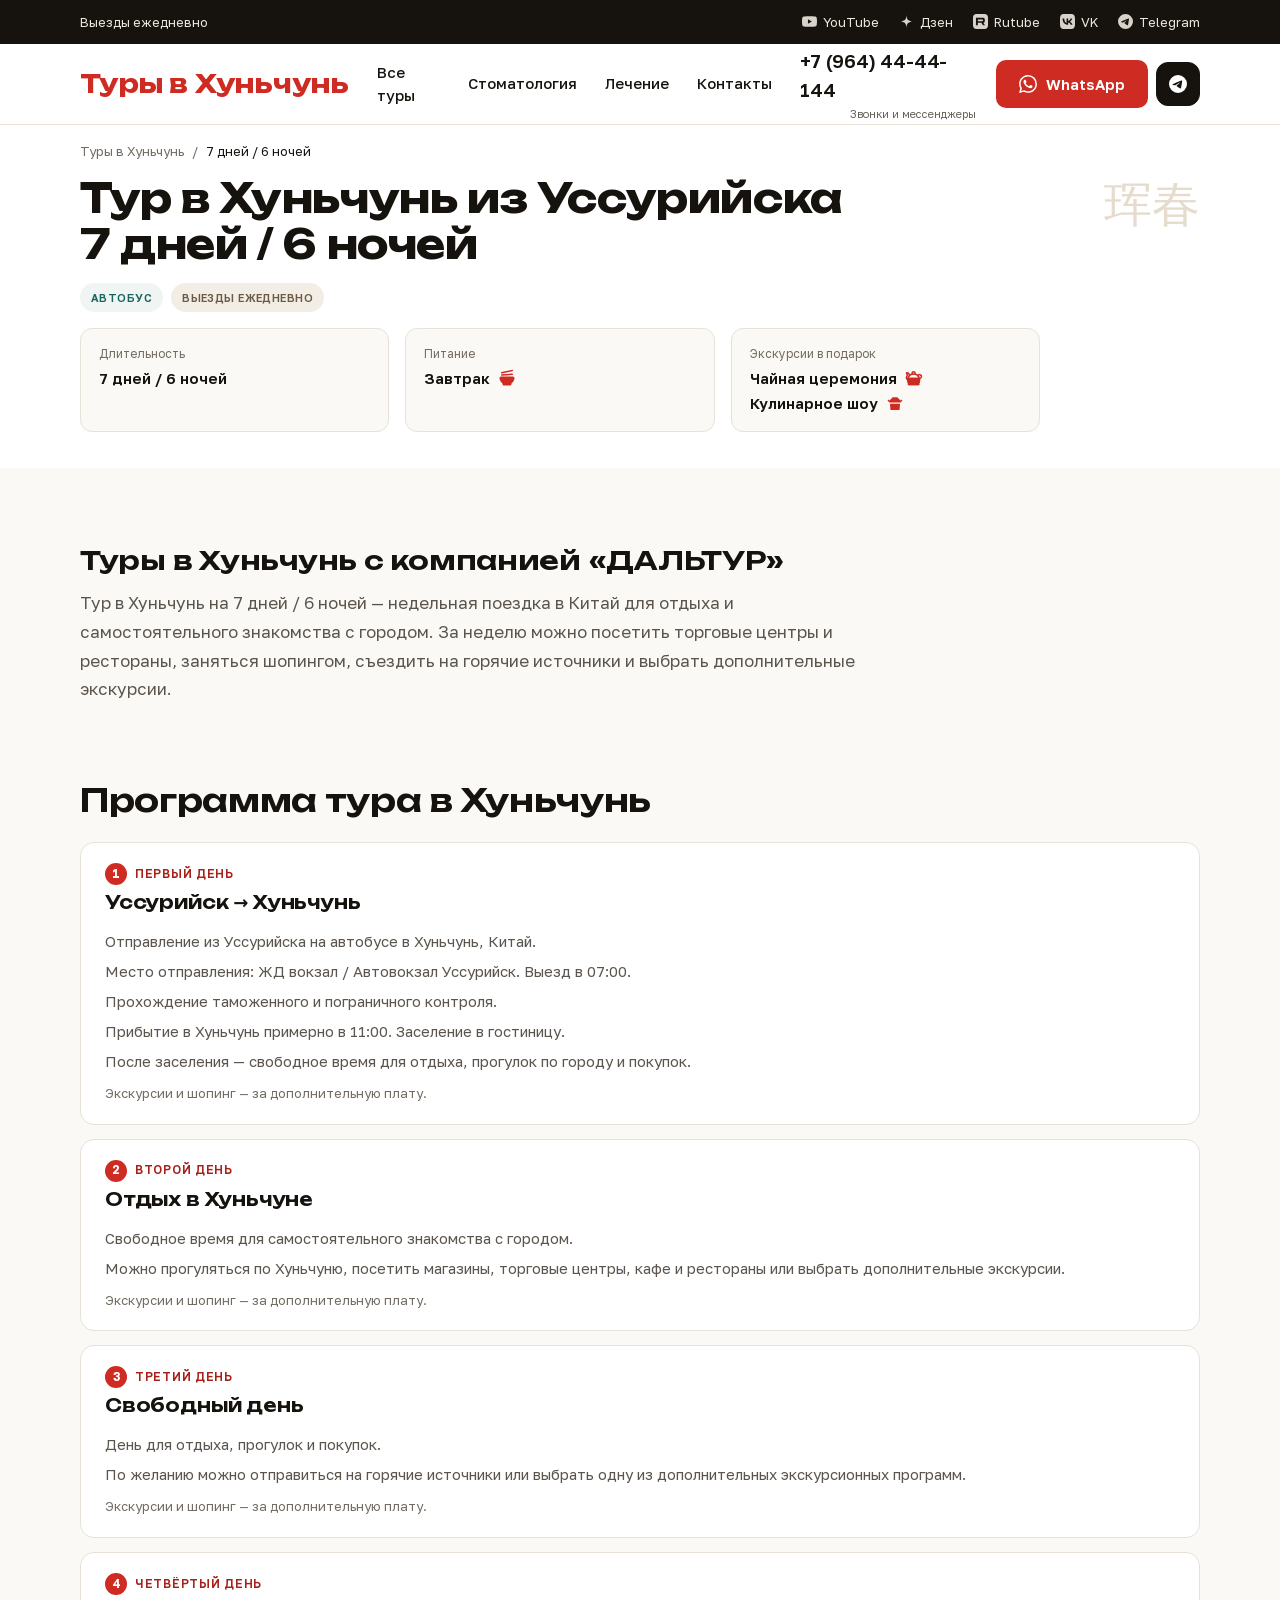
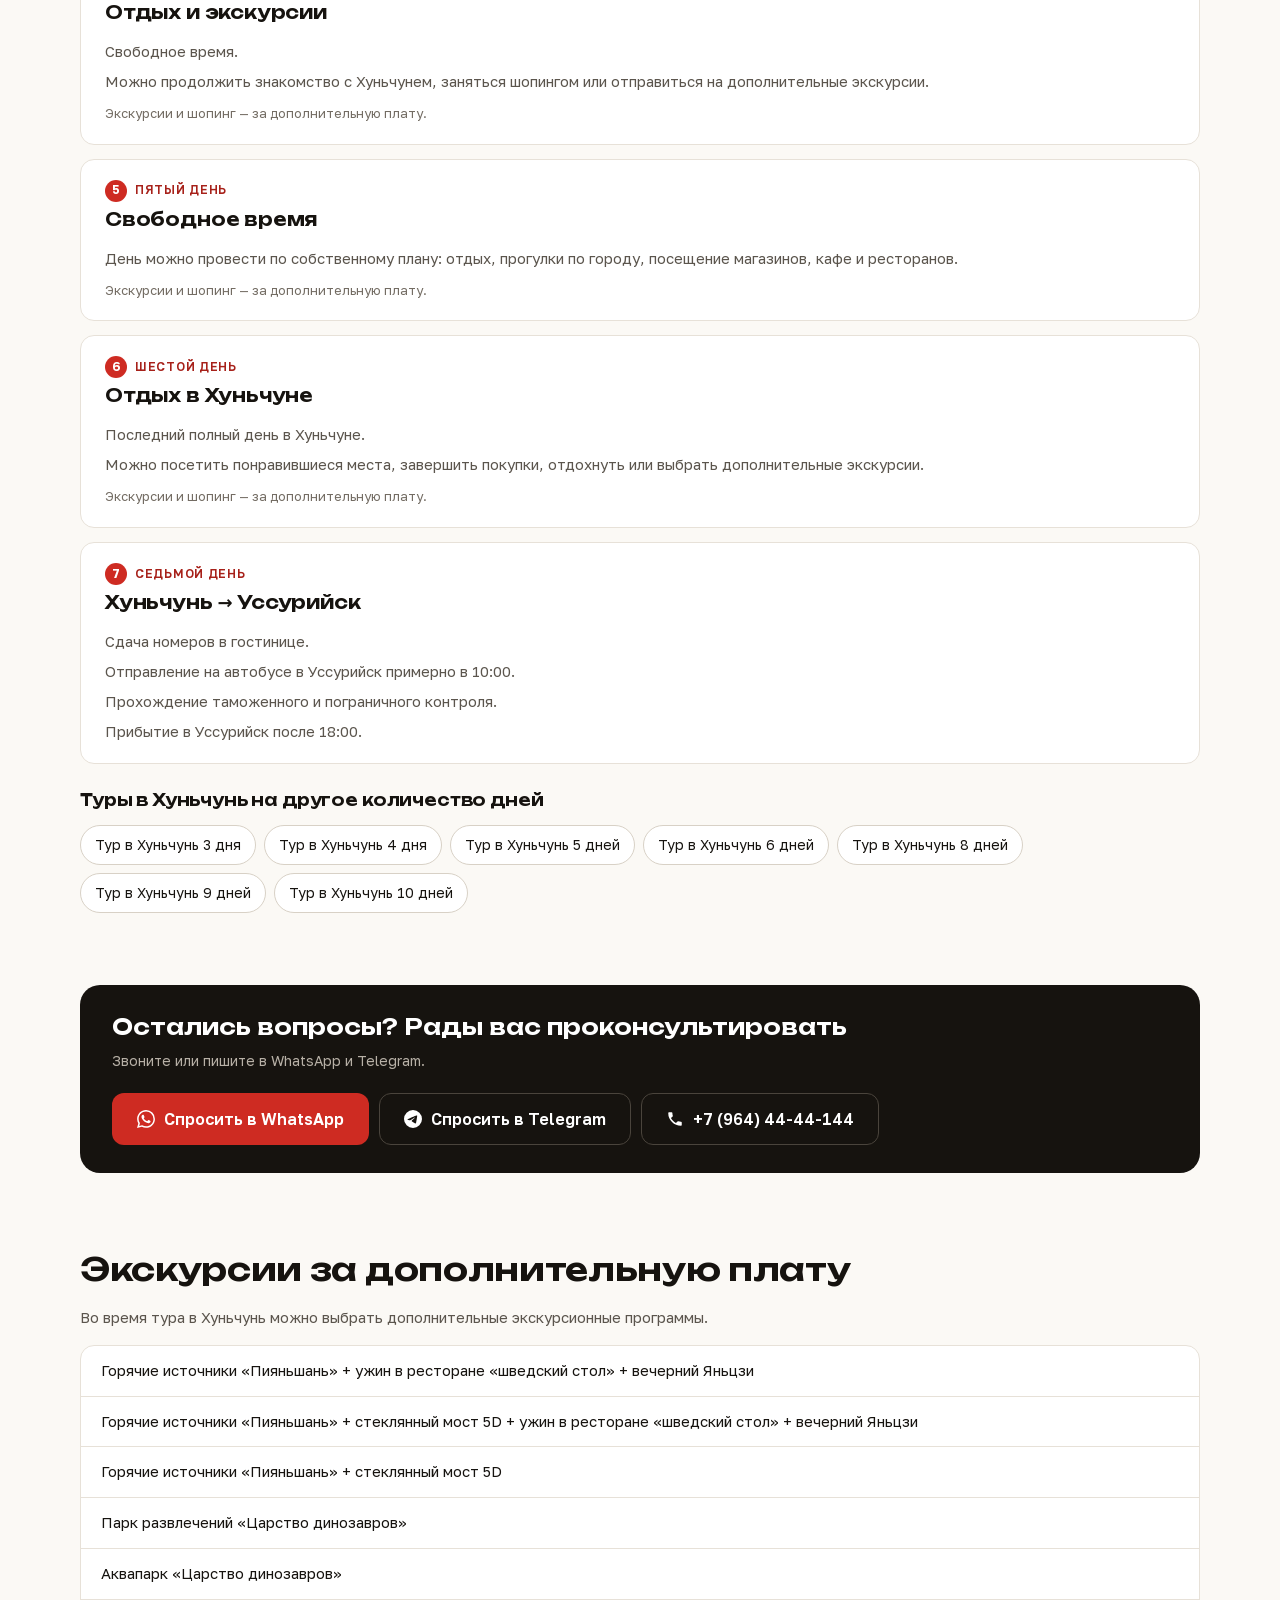
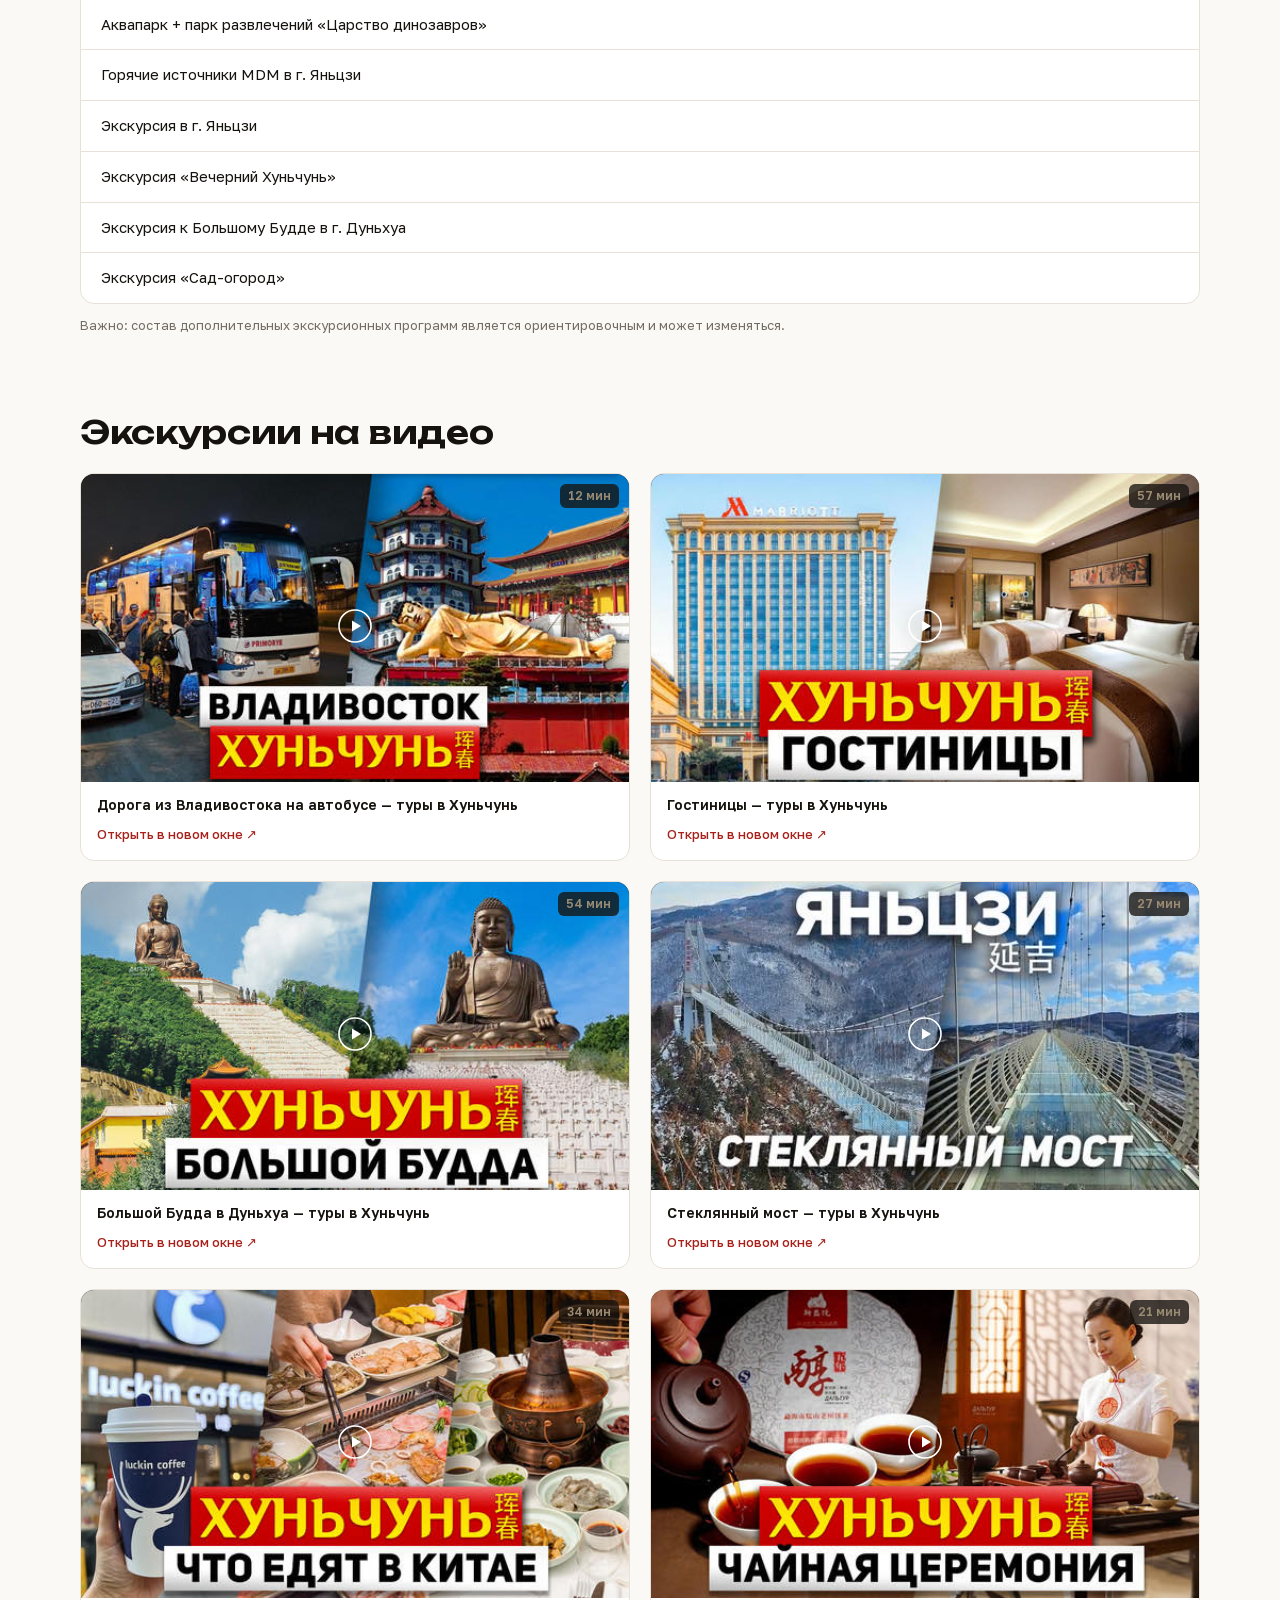
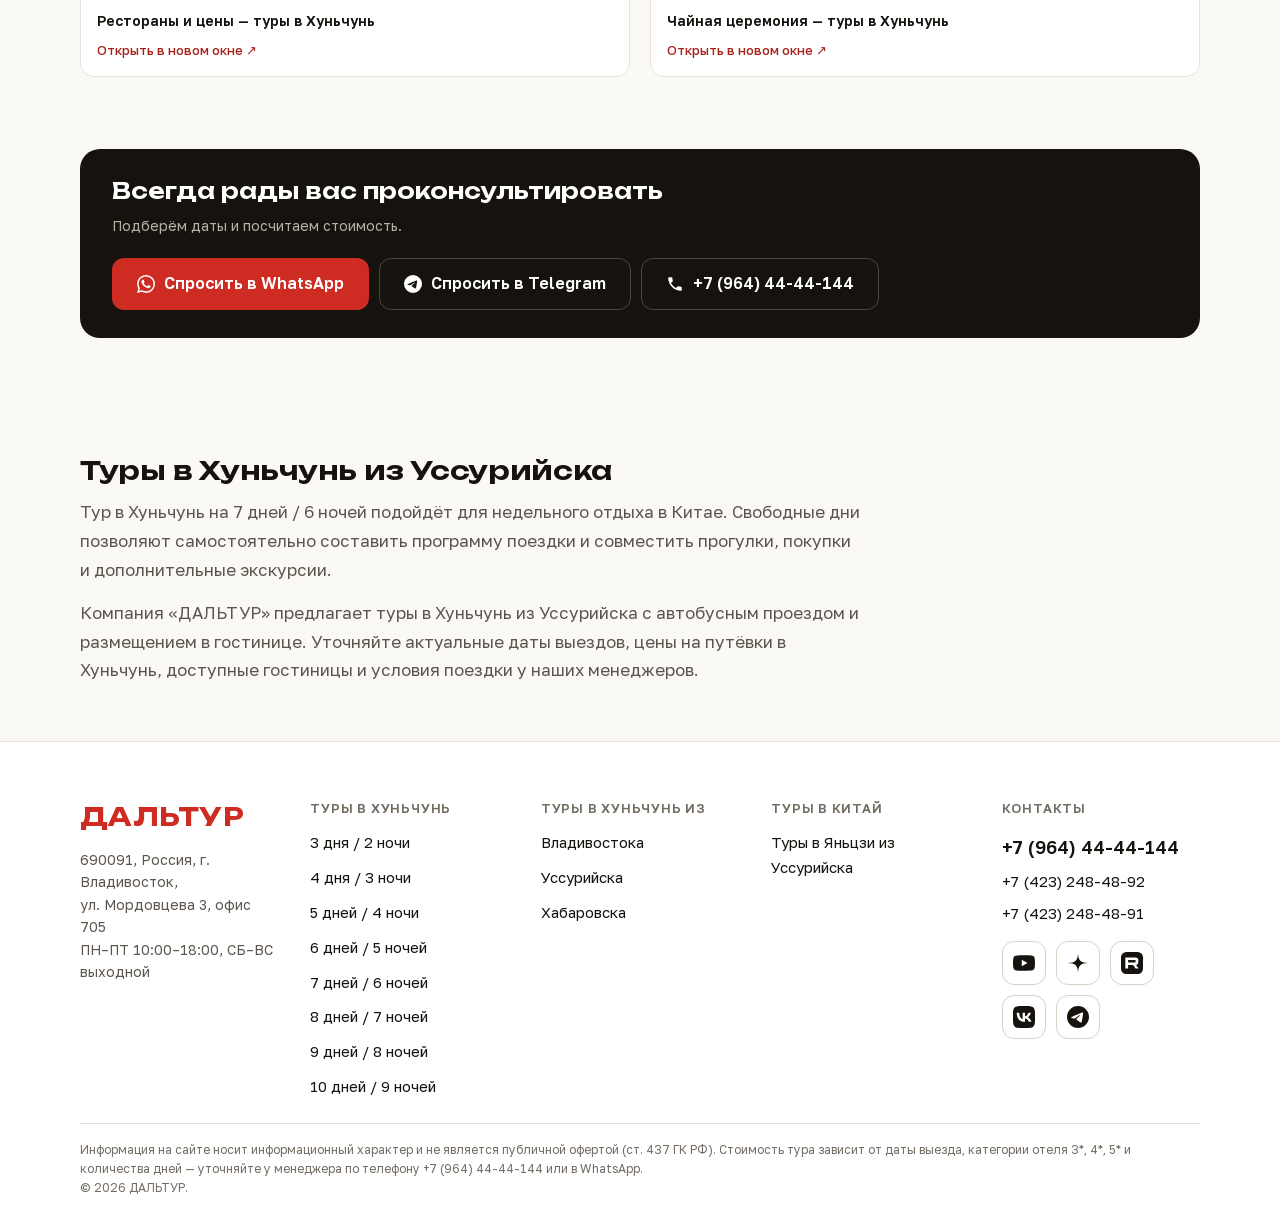
<file: tur-7-dney.html>
<!doctype html>
<html lang="ru">
<head>
<meta charset="utf-8">
<meta name="viewport" content="width=device-width, initial-scale=1">
<title>Тур в Хуньчунь 7 дней / 6 ночей из Уссурийска — ДАЛЬТУР</title>
<meta name="description" content="Тур в Хуньчунь на 7 дней / 6 ночей из Уссурийска: программа по дням, выезды ежедневно. Стоимость уточняйте по телефону +7 (964) 44-44-144.">
<link rel="canonical" href="https://ussuriysk.hunchun-hunchun.ru/tur-7-dney.html">
<meta property="og:url" content="https://ussuriysk.hunchun-hunchun.ru/tur-7-dney.html">
<meta name="theme-color" content="#FBF9F5">
<meta property="og:type" content="website">
<meta property="og:title" content="Тур в Хуньчунь 7 дней / 6 ночей из Уссурийска — ДАЛЬТУР">
<meta property="og:description" content="Тур в Хуньчунь на 7 дней / 6 ночей из Уссурийска: программа по дням, выезды ежедневно. Стоимость уточняйте по телефону +7 (964) 44-44-144.">
<meta property="og:locale" content="ru_RU">
<meta property="og:site_name" content="ДАЛЬТУР">
<link rel="icon" href="/favicon.ico" sizes="48x48">
<link rel="icon" href="assets/favicon.svg" type="image/svg+xml">
<link rel="apple-touch-icon" href="assets/apple-touch-icon.png">
<script type="application/ld+json">{"@context":"https://schema.org","@graph":[{"@type":"TravelAgency","@id":"https://hunchun-hunchun.ru/#org","name":"ДАЛЬТУР","url":"https://hunchun-hunchun.ru/","logo":"https://hunchun-hunchun.ru/assets/apple-touch-icon.png","image":"https://hunchun-hunchun.ru/assets/apple-touch-icon.png","telephone":["+79644444144","+74232484892","+74232484891"],"address":{"@type":"PostalAddress","streetAddress":"ул. Мордовцева, 3, офис 705","addressLocality":"Владивосток","postalCode":"690091","addressCountry":"RU"},"openingHoursSpecification":[{"@type":"OpeningHoursSpecification","dayOfWeek":["Monday","Tuesday","Wednesday","Thursday","Friday"],"opens":"10:00","closes":"18:00"}],"sameAs":["https://www.youtube.com/@DALTOUR","https://dzen.ru/daltour","https://rutube.ru/channel/54520250/","https://vk.ru/daltourvk","https://t.me/daltourChina"]},{"@type":"TouristTrip","name":"Тур в Хуньчунь из Уссурийска — 7 дней / 6 ночей","description":"Тур в Хуньчунь на 7 дней / 6 ночей — недельная поездка в Китай для отдыха и самостоятельного знакомства с городом. За неделю можно посетить торговые центры и рестораны, заняться шопингом, съездить на горячие источники и выбрать дополнительные экскурсии.","url":"https://ussuriysk.hunchun-hunchun.ru/tur-7-dney.html","touristType":"Автобусный тур","provider":{"@id":"https://hunchun-hunchun.ru/#org"},"itinerary":{"@type":"ItemList","itemListElement":[{"@type":"ListItem","position":1,"name":"Первый день: Уссурийск → Хуньчунь","description":"Отправление из Уссурийска на автобусе в Хуньчунь, Китай. Место отправления: ЖД вокзал / Автовокзал Уссурийск. Выезд в 07:00. Прохождение таможенного и пограничного контроля. Прибытие в Хуньчунь примерно в 11:00. Заселение в гостиницу. После заселения — свободное время для отдыха, прогулок по городу и покупок."},{"@type":"ListItem","position":2,"name":"Второй день: отдых в Хуньчуне","description":"Свободное время для самостоятельного знакомства с городом. Можно прогуляться по Хуньчуню, посетить магазины, торговые центры, кафе и рестораны или выбрать дополнительные экскурсии."},{"@type":"ListItem","position":3,"name":"Третий день: свободный день","description":"День для отдыха, прогулок и покупок. По желанию можно отправиться на горячие источники или выбрать одну из дополнительных экскурсионных программ."},{"@type":"ListItem","position":4,"name":"Четвёртый день: отдых и экскурсии","description":"Свободное время. Можно продолжить знакомство с Хуньчунем, заняться шопингом или отправиться на дополнительные экскурсии."},{"@type":"ListItem","position":5,"name":"Пятый день: свободное время","description":"День можно провести по собственному плану: отдых, прогулки по городу, посещение магазинов, кафе и ресторанов."},{"@type":"ListItem","position":6,"name":"Шестой день: отдых в Хуньчуне","description":"Последний полный день в Хуньчуне. Можно посетить понравившиеся места, завершить покупки, отдохнуть или выбрать дополнительные экскурсии."},{"@type":"ListItem","position":7,"name":"Седьмой день: Хуньчунь → Уссурийск","description":"Сдача номеров в гостинице. Отправление на автобусе в Уссурийск примерно в 10:00. Прохождение таможенного и пограничного контроля. Прибытие в Уссурийск после 18:00."}]}},{"@type":"BreadcrumbList","itemListElement":[{"@type":"ListItem","position":1,"name":"Туры в Хуньчунь","item":"https://ussuriysk.hunchun-hunchun.ru/"},{"@type":"ListItem","position":2,"name":"7 дней / 6 ночей","item":"https://ussuriysk.hunchun-hunchun.ru/tur-7-dney.html"}]}]}</script>
<link rel="preload" href="assets/fonts/unbounded-cyrillic.woff2?v=3e88c0f8" as="font" type="font/woff2" crossorigin>
<link rel="preload" href="assets/fonts/golos-cyrillic.woff2?v=d1593288" as="font" type="font/woff2" crossorigin>
<style>@font-face{font-family:'Golos Text';font-style:normal;font-weight:400 700;font-display:swap;src:url(assets/fonts/golos-cyrillic.woff2?v=d1593288) format('woff2');unicode-range:U+0301, U+0400-045F, U+0490-0491, U+04B0-04B1, U+2116}@font-face{font-family:'Golos Text';font-style:normal;font-weight:400 700;font-display:swap;src:url(assets/fonts/golos-latin.woff2?v=4016a99a) format('woff2');unicode-range:U+0000-00FF, U+0131, U+0152-0153, U+02BB-02BC, U+02C6, U+02DA, U+02DC, U+0304, U+0308, U+0329, U+2000-206F, U+20AC, U+2122, U+2191, U+2193, U+2212, U+2215, U+FEFF, U+FFFD}@font-face{font-family:'Unbounded';font-style:normal;font-weight:600 700;font-display:swap;src:url(assets/fonts/unbounded-cyrillic.woff2?v=3e88c0f8) format('woff2');unicode-range:U+0301, U+0400-045F, U+0490-0491, U+04B0-04B1, U+2116}@font-face{font-family:'Unbounded';font-style:normal;font-weight:600 700;font-display:swap;src:url(assets/fonts/unbounded-latin.woff2?v=aef5c246) format('woff2');unicode-range:U+0000-00FF, U+0131, U+0152-0153, U+02BB-02BC, U+02C6, U+02DA, U+02DC, U+0304, U+0308, U+0329, U+2000-206F, U+20AC, U+2122, U+2191, U+2193, U+2212, U+2215, U+FEFF, U+FFFD}:root{--red: #CE2B22;--red-deep: #A7211A;--red-darker: #7A1711;--ink: #16130F;--ink-soft: #3D382F;--jade: #14655C;--paper: #FBF9F5;--card: #FFFFFF;--line: #E7E1D8;--line-strong: #D8D1C6;--muted: #5B554D;--muted-2: #6A635B;--muted-3: #736C63;--sand: #F3EEE5;--sand-deep: #C9B9A2;--hiero: #CDBFAC;--jade-bg: #F0F5F3;--red-bg: #FBEDEC;--note-bg: #FBF4E8;--note-line: #EBDCC2;--dark-field: #221E19;--dark-line: #3A352E;--dark-text: #B8B1A7;--display: 'Unbounded','Golos Text',system-ui,sans-serif;--body: 'Golos Text',system-ui,-apple-system,'Segoe UI',sans-serif;--r-btn: 10px;--r-card: 16px;--r-block: 20px;--gutter: 20px;--maxw: 1440px;}*,*::before,*::after{box-sizing: border-box;}html{-webkit-text-size-adjust: 100%;scroll-behavior: smooth;}body{margin: 0;font-family: var(--body);font-size: 16px;line-height: 1.55;color: var(--ink);background: var(--paper);-webkit-font-smoothing: antialiased;overflow-wrap: break-word;}body.is-locked{overflow: hidden;}img{max-width: 100%;display: block;}a{color: var(--red-deep);text-decoration: none;}a:hover{color: var(--red-darker);}h1,h2,h3{font-family: var(--display);letter-spacing: -0.01em;margin: 0;}h1{font-weight: 700;}h2,h3{font-weight: 600;}p{margin: 0;}ul{margin: 0;padding: 0;list-style: none;}button{font: inherit;}:focus-visible{outline: 2px solid var(--red-deep);outline-offset: 2px;border-radius: 4px;}.br-desktop{display: none;}.visually-hidden{position: absolute;width: 1px;height: 1px;padding: 0;margin: -1px;overflow: hidden;clip: rect(0 0 0 0);white-space: nowrap;border: 0;}.skip-link{position: absolute;left: 12px;top: -60px;z-index: 100;padding: 10px 16px;background: var(--ink);color: #fff;border-radius: var(--r-btn);font-weight: 600;transition: top .15s;}.skip-link:focus{top: 12px;color: #fff;}.wrap{width: 100%;max-width: var(--maxw);margin: 0 auto;padding-left: var(--gutter);padding-right: var(--gutter);}.section{padding-top: 40px;}.section__head{display: flex;flex-wrap: wrap;align-items: baseline;justify-content: space-between;gap: 8px 24px;}.section__head h2{font-size: 24px;}.section__note{font-size: 13px;color: var(--muted-2);}.btn{display: inline-flex;align-items: center;justify-content: center;gap: 9px;min-height: 52px;padding: 0 24px;border: 1px solid transparent;border-radius: 12px;font-size: 16px;font-weight: 600;line-height: 1.2;text-align: center;cursor: pointer;transition: background-color .15s,border-color .15s,color .15s;}.btn--primary{background: var(--red);color: #fff;}.btn--primary:hover{background: var(--red-deep);color: #fff;}.btn--ghost{background: var(--card);color: var(--ink);border-color: var(--line-strong);}.btn--ghost:hover{border-color: var(--ink);color: var(--ink);}.btn--dark{background: var(--ink);color: #fff;}.btn--dark:hover{background: #2A251E;color: #fff;}.btn--sm{min-height: 44px;padding: 0 18px;font-size: 15px;border-radius: var(--r-btn);}.btn--wide{width: 100%;}.tag{display: inline-flex;align-items: center;padding: 6px 11px;border-radius: 999px;font-size: 11px;font-weight: 600;letter-spacing: 0.04em;white-space: nowrap;}.tag--jade{background: var(--jade-bg);color: var(--jade);}.tag--red{background: var(--red-bg);color: var(--red-deep);}.tag--sand{background: var(--sand);color: #6A5B45;}.tag--onsand{background: #fff;color: var(--jade);}.tag--onsand.tag--red{background: #fff;color: var(--red-deep);}.field{display: flex;flex-direction: column;gap: 6px;}.field>label{font-size: 12px;font-weight: 600;color: var(--muted-2);}.field select,.field input{width: 100%;height: 48px;padding: 0 12px;border: 1px solid var(--line-strong);border-radius: var(--r-btn);background: var(--card);font-family: inherit;font-size: 16px;color: var(--ink);}.field select{appearance: none;padding-right: 34px;background-image: url("data:image/svg+xml,%3Csvg xmlns='http://www.w3.org/2000/svg' width='10' height='6' fill='none'%3E%3Cpath d='M1 1l4 4 4-4' stroke='%238B837A' stroke-width='1.5' stroke-linecap='round'/%3E%3C/svg%3E");background-repeat: no-repeat;background-position: right 14px center;}.topbar{display: none;background: var(--ink);color: #EDE7DD;font-size: 13px;}.topbar .wrap{min-height: 44px;display: flex;align-items: center;justify-content: space-between;gap: 20px;}.topbar__right{display: flex;align-items: center;gap: 20px;}.topbar__hours{color: #ACA69C;}.topbar__sep{color: #4A443C;}.topbar a{color: #EDE7DD;}.topbar a:hover{color: #fff;}.header{position: sticky;top: 0;z-index: 40;background: var(--card);border-bottom: 1px solid var(--line);}.header .wrap{min-height: 64px;display: flex;align-items: center;gap: 12px;}.logo{font-family: var(--display);font-weight: 700;font-size: 20px;letter-spacing: 0.01em;color: var(--red);}.logo:hover{color: var(--red-deep);}.header__nav{display: none;}.header__contacts{display: none;}.icon-btn{flex: none;width: 44px;height: 44px;display: inline-flex;align-items: center;justify-content: center;border: 1px solid var(--line-strong);border-radius: 12px;background: var(--card);color: var(--ink);cursor: pointer;}.icon-btn--plain{border-color: transparent;}.icon-btn--accent{background: var(--red);border-color: var(--red);color: #fff;}.icon-btn--accent:hover{background: var(--red-deep);border-color: var(--red-deep);color: #fff;}.header__spacer{flex: 1 1 auto;}.header__center{flex: 1 1 auto;display: flex;justify-content: center;}.drawer{position: fixed;inset: 0;z-index: 60;display: none;}.drawer[data-open="true"]{display: block;}.drawer__backdrop{position: absolute;inset: 0;background: rgba(22,19,15,.5);border: 0;padding: 0;cursor: pointer;}.drawer__panel{position: absolute;inset: 0 0 0 auto;width: min(320px,88vw);background: var(--card);padding: 16px var(--gutter) 28px;display: flex;flex-direction: column;gap: 4px;overflow-y: auto;}.drawer__top{display: flex;align-items: center;justify-content: space-between;margin-bottom: 12px;}.drawer__panel a{min-height: 48px;display: flex;align-items: center;font-size: 17px;font-weight: 500;color: var(--ink);border-bottom: 1px solid var(--line);}.drawer__panel a:last-child{border-bottom: 0;}.drawer__contacts{margin-top: 20px;display: flex;flex-direction: column;gap: 10px;}.drawer__panel .drawer__contacts a{min-height: 52px;justify-content: center;font-size: 16px;font-weight: 600;border-bottom: 1px solid var(--line-strong);}.drawer__panel .drawer__contacts .btn--primary{color: #fff;border-bottom: 0;}.hero{background: var(--card);padding-top: 28px;padding-bottom: 8px;}.hero__grid{display: flex;flex-direction: column;gap: 24px;}.hero__eyebrow{display: block;font-size: 11px;font-weight: 600;letter-spacing: 0.12em;color: var(--red);}.hero h1{margin-top: 12px;font-size: 30px;line-height: 1.1;text-wrap: balance;}.hero__lead{margin-top: 14px;font-size: 16px;color: var(--muted);}.hero__actions{margin-top: 20px;display: flex;flex-direction: column;gap: 10px;}.hero__facts{margin-top: 22px;display: flex;flex-direction: column;gap: 10px;}.hero__fact{display: flex;align-items: center;gap: 9px;font-size: 14px;color: var(--ink-soft);}.hero__fact svg{flex: none;}.hero__art{min-height: 200px;background: var(--paper);border: 1px solid var(--line);border-radius: var(--r-block);display: flex;flex-direction: column;align-items: center;justify-content: center;gap: 10px;padding: 24px;text-align: center;}.hero__art b{font-size: 15px;color: var(--muted-3);}.hero__art span{font-size: 13px;color: #A39A8E;max-width: 380px;}.picker{background: var(--card);padding-top: 20px;padding-bottom: 8px;}.picker__box{padding: 16px;background: var(--paper);border: 1px solid var(--line);border-radius: var(--r-card);display: flex;flex-direction: column;gap: 12px;}.dest-grid{margin-top: 18px;display: grid;grid-template-columns: repeat(2,minmax(0,1fr));gap: 12px;}.dest{min-height: 108px;padding: 14px;background: var(--card);border: 1px solid var(--line);border-radius: 14px;display: flex;flex-direction: column;justify-content: space-between;gap: 12px;color: var(--ink);transition: border-color .15s,transform .15s;}.dest:hover{border-color: var(--ink);color: var(--ink);transform: translateY(-2px);}.dest__hiero{font-size: 20px;line-height: 1;color: var(--hiero);}.dest__name{display: block;font-size: 16px;font-weight: 600;}.dest__meta{display: block;margin-top: 2px;font-size: 12px;color: var(--muted-2);}.tour-grid{margin-top: 18px;display: grid;grid-template-columns: minmax(0,1fr);gap: 14px;}.tour{background: var(--card);border: 1px solid var(--line);border-radius: var(--r-card);overflow: hidden;color: var(--ink);display: flex;flex-direction: column;transition: border-color .15s;}.tour:hover{border-color: var(--ink);color: var(--ink);}.tour__top{min-height: 76px;padding: 14px 16px;background: var(--sand);display: flex;align-items: flex-start;justify-content: space-between;gap: 12px;}.tour__hiero{font-size: 26px;line-height: 1;color: var(--sand-deep);}.tour__body{padding: 16px;display: flex;flex-direction: column;flex-grow: 1;}.tour__title{font-size: 18px;font-weight: 600;line-height: 1.25;font-family: var(--body);}.tour__list{margin-top: 12px;display: flex;flex-direction: column;gap: 7px;font-size: 14px;line-height: 1.45;color: var(--muted);}.tour__foot{margin-top: auto;padding-top: 16px;display: flex;align-items: center;justify-content: space-between;gap: 12px;}.tour__price{font-size: 18px;font-weight: 700;}.tour__price small{display: block;font-size: 12px;font-weight: 400;color: var(--muted-2);}.tour-list{margin-top: 20px;display: grid;grid-template-columns: minmax(0,1fr);gap: 12px;}.tour-row{padding: 18px;background: var(--card);border: 1px solid var(--line);border-radius: var(--r-card);display: flex;flex-direction: column;justify-content: space-between;gap: 16px;min-height: 150px;color: var(--ink);transition: border-color .15s;}.tour-row:hover{border-color: var(--ink);color: var(--ink);}.tour-row[data-featured="true"]{border-width: 2px;border-color: var(--ink);padding: 17px;}.tour-row__head{display: flex;flex-direction: column-reverse;align-items: flex-start;gap: 10px;}.tour-row__name{font-size: 19px;font-weight: 600;line-height: 1.25;}.tour-row__foot{display: flex;align-items: flex-end;justify-content: space-between;gap: 12px;}.tour-row__desc{font-size: 13px;color: var(--muted-2);line-height: 1.45;}.tour-row__price{font-size: 17px;font-weight: 700;white-space: nowrap;}.filters{display: flex;align-items: center;gap: 8px;overflow-x: auto;padding-bottom: 4px;scrollbar-width: none;-webkit-overflow-scrolling: touch;}.filters::-webkit-scrollbar{display: none;}.chip{flex: none;min-height: 40px;padding: 0 16px;display: inline-flex;align-items: center;background: var(--card);color: var(--ink);border: 1px solid var(--line-strong);border-radius: 999px;font-size: 14px;font-weight: 500;cursor: pointer;white-space: nowrap;}.chip[aria-pressed="true"]{background: var(--ink);color: #fff;border-color: var(--ink);font-weight: 600;}.filters__sep{flex: none;width: 1px;height: 28px;background: var(--line);margin: 0 4px;}.toolbar{margin-top: 20px;display: flex;flex-direction: column;gap: 12px;}.toolbar__sort{display: flex;align-items: center;gap: 10px;}.toolbar__sort label{font-size: 14px;color: var(--muted-2);white-space: nowrap;}.toolbar__sort select{height: 40px;width: auto;min-width: 180px;}.results-count{font-size: 14px;color: var(--muted-2);}.why-grid{margin-top: 18px;display: grid;grid-template-columns: minmax(0,1fr);gap: 12px;}.why{padding: 14px 16px;background: var(--card);border: 1px solid var(--line);border-radius: 14px;display: flex;flex-direction: column;gap: 6px;}.why svg{display: none;}.why b{font-size: 16px;font-weight: 600;}.why span{font-size: 14px;line-height: 1.5;color: var(--muted);}.lead{padding: 22px 20px;background: var(--ink);border-radius: var(--r-block);display: flex;flex-direction: column;gap: 16px;}.lead h2{font-size: 20px;line-height: 1.25;color: #fff;}.lead p{margin-top: 10px;font-size: 14px;line-height: 1.5;color: var(--dark-text);}.lead form{display: flex;flex-direction: column;gap: 12px;}.lead .field>label{color: var(--dark-text);}.lead .field input{height: 50px;border-color: var(--dark-line);background: var(--dark-field);color: #fff;}.lead .field input::placeholder{color: #7C756B;}.lead__consent{font-size: 12px;line-height: 1.5;color: #8E877D;}.lead__consent a{color: var(--dark-text);text-decoration: underline;}.cta{padding: 24px 20px;background: var(--ink);border-radius: var(--r-block);display: flex;flex-direction: column;gap: 18px;}.cta b{display: block;font-family: var(--display);font-weight: 600;font-size: 20px;color: #fff;}.cta span{display: block;margin-top: 8px;font-size: 14px;color: var(--dark-text);}.cta__actions{display: flex;flex-direction: column;gap: 10px;}.cta__actions .btn--ghost{background: transparent;color: #fff;border-color: #4A443C;}.cta__actions .btn--ghost:hover{border-color: #fff;color: #fff;}.footer{margin-top: 40px;padding-top: 28px;background: var(--card);border-top: 1px solid var(--line);}.footer__grid{display: flex;flex-direction: column;gap: 24px;}.footer__col h3{font-family: var(--body);font-size: 13px;font-weight: 600;letter-spacing: 0.06em;color: var(--muted-3);}.footer__col ul{margin-top: 12px;display: flex;flex-direction: column;gap: 10px;}.footer__col ul a{font-size: 15px;color: var(--ink);}.footer__col ul a:hover{color: var(--red-deep);}.footer__addr{margin-top: 12px;font-size: 14px;line-height: 1.6;color: var(--muted);}.footer__phones{margin-top: 16px;display: flex;flex-direction: column;gap: 8px;}.footer__phones a{font-size: 15px;color: var(--ink);}.footer__phones a:first-child{font-size: 18px;font-weight: 600;}.footer__social{margin-top: 16px;display: flex;gap: 10px;}.footer__social a{width: 44px;height: 44px;border: 1px solid var(--line-strong);border-radius: 12px;display: flex;align-items: center;justify-content: center;font-size: 12px;font-weight: 600;color: var(--ink);}.footer__social a:hover{border-color: var(--ink);}.footer__legal{margin-top: 24px;padding: 16px 0 24px;border-top: 1px solid var(--line);font-size: 12px;line-height: 1.6;color: var(--muted-3);}.crumbs{display: flex;flex-wrap: wrap;align-items: center;gap: 8px;font-size: 13px;color: var(--muted-3);padding-top: 16px;}.crumbs a{color: var(--muted-3);}.crumbs a:hover{color: var(--ink);}.crumbs [aria-current]{color: var(--ink);}.page-head{background: var(--card);padding-bottom: 24px;}.page-head__row{margin-top: 16px;display: flex;align-items: flex-end;justify-content: space-between;gap: 20px;}.page-head h1{font-size: 26px;line-height: 1.12;}.page-head p{margin-top: 14px;font-size: 16px;color: var(--muted);}.page-head__hiero{display: none;font-family: var(--display);font-size: 56px;line-height: 1;color: #E5DCCD;}.tour-head{background: var(--card);padding-bottom: 20px;}.tour-head__row{margin-top: 14px;display: flex;align-items: flex-start;justify-content: space-between;gap: 12px;}.tour-head h1{font-size: 26px;line-height: 1.15;}.tour-head__hiero{font-size: 22px;line-height: 1.2;color: #E5DCCD;white-space: nowrap;}.tour-head__tags{margin-top: 16px;display: flex;gap: 8px;flex-wrap: wrap;}.facts{margin-top: 16px;display: grid;grid-template-columns: repeat(2,minmax(0,1fr));gap: 10px;}.fact{padding: 12px 14px;background: var(--paper);border: 1px solid var(--line);border-radius: 12px;}.fact dt{font-size: 12px;color: var(--muted-3);}.fact dd{margin: 3px 0 0;font-size: 15px;font-weight: 600;}.pricebox{margin-top: 16px;padding: 16px;background: var(--paper);border: 1px solid var(--line);border-radius: 14px;display: flex;align-items: center;justify-content: space-between;gap: 16px;flex-wrap: wrap;}.pricebox b{display: block;font-size: 20px;font-weight: 700;}.pricebox span{display: block;font-size: 12px;color: var(--muted-2);}.days{margin-top: 16px;display: flex;flex-direction: column;gap: 12px;}.day{padding: 16px;background: var(--card);border: 1px solid var(--line);border-radius: 14px;}.day__head{display: flex;align-items: center;gap: 10px;}.day__num{flex: none;width: 28px;height: 28px;background: var(--ink);color: #fff;border-radius: 8px;display: flex;align-items: center;justify-content: center;font-size: 13px;font-weight: 700;}.day__title{font-size: 16px;font-weight: 600;}.day p{margin-top: 12px;font-size: 14px;line-height: 1.6;color: var(--muted);}.incl{margin-top: 16px;display: grid;grid-template-columns: minmax(0,1fr);gap: 12px;}.incl__box{padding: 16px;background: var(--card);border: 1px solid var(--line);border-radius: 14px;}.incl__box h3{font-family: var(--body);font-size: 12px;font-weight: 600;letter-spacing: 0.06em;}.incl__box h3.is-in{color: var(--jade);}.incl__box h3.is-out{color: var(--red-deep);}.incl__box ul{margin-top: 10px;display: flex;flex-direction: column;gap: 7px;font-size: 14px;line-height: 1.5;color: var(--ink-soft);}.incl__box li{padding-left: 14px;position: relative;}.incl__box li::before{content: "·";position: absolute;left: 2px;}.notice{margin-top: 16px;padding: 16px;background: var(--note-bg);border: 1px solid var(--note-line);border-radius: 14px;}.notice b{font-size: 15px;font-weight: 600;}.notice p{margin-top: 10px;font-size: 14px;line-height: 1.6;color: var(--muted);}.pill-row{margin-top: 12px;display: flex;flex-wrap: wrap;gap: 8px;}.pill{min-height: 40px;padding: 0 14px;display: inline-flex;align-items: center;background: var(--card);border: 1px solid var(--line-strong);border-radius: 999px;font-size: 14px;color: var(--ink);}.pill:hover{border-color: var(--ink);color: var(--ink);}.stickybar{position: fixed;left: 0;right: 0;bottom: 0;z-index: 50;padding: 10px var(--gutter) calc(10px + env(safe-area-inset-bottom));background: var(--card);border-top: 1px solid var(--line);display: flex;align-items: center;gap: 10px;}.stickybar__price{display: flex;flex-direction: column;line-height: 1.2;}.stickybar__price small{font-size: 11px;color: var(--muted-3);}.stickybar__price b{font-size: 16px;}.stickybar .btn{flex: 1 1 auto;min-height: 48px;padding: 0 14px;font-size: 15px;}body.has-stickybar{padding-bottom: 88px;}.swatches{margin-top: 14px;display: grid;grid-template-columns: repeat(2,minmax(0,1fr));gap: 12px;}.swatch__chip{height: 72px;border-radius: 12px;border: 1px solid var(--line);}.swatch b{display: block;margin-top: 8px;font-size: 13px;font-weight: 600;}.swatch span{display: block;font-size: 12px;color: var(--muted-2);}.kv{margin-top: 14px;display: flex;flex-direction: column;gap: 8px;font-size: 14px;line-height: 1.5;color: var(--ink-soft);}.eyebrow{font-size: 12px;font-weight: 600;letter-spacing: 0.08em;color: var(--muted-3);}.rules{margin-top: 12px;display: grid;grid-template-columns: minmax(0,1fr);gap: 10px 32px;font-size: 14px;line-height: 1.5;color: var(--ink-soft);}@media (min-width: 768px){:root{--gutter: 40px;}.section{padding-top: 56px;}.section__head h2{font-size: 28px;}.hero{padding-top: 48px;}.hero h1{font-size: 40px;}.hero__lead{font-size: 18px;}.hero__actions{flex-direction: row;}.hero__facts{flex-direction: row;flex-wrap: wrap;gap: 24px;}.hero__art{min-height: 280px;}.picker__box{flex-direction: row;align-items: flex-end;gap: 16px;padding: 18px 20px;background: var(--card);box-shadow: 0 6px 24px rgba(22,19,15,.06);}.picker__box .field{flex: 1 1 0;}.dest-grid{grid-template-columns: repeat(3,minmax(0,1fr));gap: 16px;}.tour-grid{grid-template-columns: repeat(2,minmax(0,1fr));gap: 20px;}.tour-list{grid-template-columns: repeat(2,minmax(0,1fr));}.why-grid{grid-template-columns: repeat(2,minmax(0,1fr));gap: 20px;}.incl{grid-template-columns: repeat(2,minmax(0,1fr));gap: 20px;}.facts{grid-template-columns: repeat(4,minmax(0,1fr));}.swatches{grid-template-columns: repeat(3,minmax(0,1fr));}.rules{grid-template-columns: repeat(2,minmax(0,1fr));}.toolbar{flex-direction: row;align-items: center;justify-content: space-between;}.tour-row__head{flex-direction: row;justify-content: space-between;gap: 12px;}.lead{flex-direction: row;align-items: center;gap: 40px;padding: 32px;}.lead__text{flex: 1 1 45%;}.lead h2{font-size: 24px;}.lead form{flex: 1 1 55%;}.cta{flex-direction: row;align-items: center;justify-content: space-between;padding: 28px 32px;}.cta b{font-size: 22px;}.cta__actions{flex-direction: row;}.footer__grid{flex-direction: row;flex-wrap: wrap;gap: 32px;}.footer__col{flex: 1 1 180px;}.footer__col--brand{flex: 1 1 260px;}.page-head h1{font-size: 34px;}.page-head__hiero{display: block;font-size: 44px;}.tour-head h1{font-size: 32px;}.tour-head__hiero{font-size: 38px;}.stickybar{display: none;}body.has-stickybar{padding-bottom: 0;}}@media (min-width: 1100px){:root{--gutter: 80px;}body{font-size: 16px;}.topbar{display: block;}.header .wrap{min-height: 80px;gap: 28px;}.logo{font-size: 25px;}.header__burger{display: none;}.header__center{flex: none;justify-content: flex-start;}.header__nav{display: flex;align-items: center;gap: 28px;font-size: 15px;font-weight: 500;flex: 1 1 auto;}.header__nav a{color: var(--ink);display: inline-flex;align-items: center;gap: 6px;}.header__nav a:hover{color: var(--red-deep);}.header__contacts{display: flex;align-items: center;gap: 20px;}.header__phone{display: flex;flex-direction: column;align-items: flex-end;}.header__phone a{font-size: 19px;font-weight: 600;color: var(--ink);letter-spacing: -0.01em;}.header__phone span{font-size: 11px;color: var(--muted-2);}.header__contacts .btn{min-height: 48px;padding: 0 22px;border-radius: var(--r-btn);font-size: 15px;}.header__msgr-mobile,.hero__phone{display: none !important;}.section{padding-top: 72px;}.section__head h2{font-size: 32px;}.section__note{font-size: 15px;}.hero{padding-top: 72px;padding-bottom: 0;}.hero__grid{flex-direction: row;gap: 56px;align-items: flex-start;}.hero__col{width: 620px;max-width: 55%;}.hero h1{font-size: 50px;line-height: 1.06;}.br-desktop{display: inline;}.hero__lead{max-width: 520px;}.hero__actions{margin-top: 32px;}.hero__actions .btn{min-height: 54px;padding: 0 28px;}.hero__facts{margin-top: 40px;gap: 14px 24px;}.hero__art{flex: 1 1 auto;min-height: 372px;align-self: stretch;}.picker{padding-top: 28px;padding-bottom: 0;}.dest-grid{grid-template-columns: repeat(5,minmax(0,1fr));gap: 20px;}.dest{min-height: 158px;padding: 18px;border-radius: var(--r-card);}.dest__hiero{font-size: 26px;}.dest__name{font-size: 19px;}.dest__meta{font-size: 13px;margin-top: 4px;}.tour-grid{grid-template-columns: repeat(3,minmax(0,1fr));gap: 24px;}.tour{border-radius: var(--r-block);}.tour__top{min-height: 104px;padding: 16px 20px;}.tour__hiero{font-size: 34px;}.tour__body{padding: 20px;}.tour__title{font-size: 20px;}.tour__price{font-size: 20px;}.tour-list{grid-template-columns: repeat(3,minmax(0,1fr));gap: 20px;}.tour-row{min-height: 178px;padding: 20px;}.tour-row[data-featured="true"]{padding: 19px;}.tour-row__name{font-size: 20px;}.tour-row__price{font-size: 18px;}.why-grid{grid-template-columns: repeat(4,minmax(0,1fr));gap: 24px;}.why{background: transparent;border: 0;padding: 0;gap: 10px;}.why svg{display: block;}.why b{font-size: 17px;}.lead{padding: 36px 40px;gap: 56px;border-radius: 24px;}.lead h2{font-size: 28px;}.lead p{font-size: 15px;margin-top: 14px;}.lead form{flex-direction: row;flex-wrap: wrap;align-items: flex-end;gap: 12px;}.lead form .field{flex: 1 1 150px;}.lead form .btn{flex: 0 0 auto;min-height: 50px;}.lead__consent{flex: 1 0 100%;margin-top: 2px;}.footer{margin-top: 56px;padding-top: 56px;}.footer__grid{flex-wrap: nowrap;gap: 32px;}.footer__col--brand{flex: 1.4 1 0;}.footer__col{flex: 1 1 0;}.page-head h1{font-size: 42px;line-height: 1.08;}.page-head p{font-size: 17px;max-width: 720px;}.page-head__hiero{font-size: 56px;}.tour-head h1{font-size: 40px;}.tour-head__hiero{font-size: 48px;}.facts{gap: 16px;}.fact{padding: 16px 18px;}.pricebox{padding: 20px 24px;}.pricebox b{font-size: 24px;}.days{gap: 14px;}.day{padding: 20px 24px;}.day__title{font-size: 18px;}.day p{font-size: 15px;}.incl__box{padding: 24px 28px;border-radius: var(--r-block);}.incl__box h3{font-size: 13px;}.incl__box ul{font-size: 15px;gap: 9px;}.notice{padding: 20px 24px;}.swatches{grid-template-columns: repeat(6,minmax(0,1fr));}}@media (prefers-reduced-motion: reduce){html{scroll-behavior: auto;}*,*::before,*::after{transition-duration: .001ms !important;animation-duration: .001ms !important;}}@media print{.header,.topbar,.stickybar,.drawer,.cta,.lead{display: none !important;}body{background: #fff;}}.askprice{margin-top: 16px;padding: 16px;background: var(--paper);border: 1px solid var(--line);border-radius: 14px;display: flex;flex-direction: column;gap: 12px;}.askprice b{font-size: 17px;font-weight: 600;}.askprice p{font-size: 14px;line-height: 1.5;color: var(--muted);}.askprice__actions{display: flex;flex-direction: column;gap: 10px;}.videos{margin-top: 16px;display: grid;grid-template-columns: minmax(0,1fr);gap: 14px;}.video{background: var(--card);border: 1px solid var(--line);border-radius: 14px;overflow: hidden;}.video__frame{aspect-ratio: 16 / 9;background: var(--sand);display: flex;flex-direction: column;align-items: center;justify-content: center;gap: 8px;padding: 16px;text-align: center;}.video__frame b{font-size: 14px;font-weight: 600;color: #7A6A52;}.video__frame span{font-size: 12px;line-height: 1.5;color: #9A8B73;max-width: 320px;}.video__frame iframe{width: 100%;height: 100%;border: 0;display: block;}.video__cap{display: flex;flex-direction: column;align-items: flex-start;padding: 12px 16px 10px;font-size: 14px;font-weight: 600;}.msgr{display: flex;align-items: center;gap: 8px;}.msgr .icon-btn--tg{background: var(--ink);border-color: var(--ink);color: #fff;}.msgr .icon-btn--tg:hover{background: #2A251E;color: #fff;}.durations{margin-top: 18px;display: grid;grid-template-columns: minmax(0,1fr);gap: 12px;}.duration{padding: 18px;background: var(--card);border: 1px solid var(--line);border-radius: var(--r-card);display: flex;align-items: center;justify-content: space-between;gap: 16px;min-height: 92px;color: var(--ink);transition: border-color .15s,transform .15s;}.duration:hover{border-color: var(--ink);color: var(--ink);transform: translateY(-2px);}.duration__n{display: flex;flex-direction: column;gap: 4px;}.duration__days{font-family: var(--display);font-weight: 600;font-size: 20px;line-height: 1.15;}.duration__nights{font-size: 13px;color: var(--muted-2);}.duration__go{flex: none;display: inline-flex;align-items: center;gap: 8px;font-size: 14px;font-weight: 600;color: var(--red-deep);}@media (min-width: 768px){.durations{grid-template-columns: repeat(2,minmax(0,1fr));gap: 16px;}.videos{grid-template-columns: repeat(2,minmax(0,1fr));gap: 20px;}.askprice{flex-direction: row;align-items: center;justify-content: space-between;gap: 24px;}.askprice__actions{flex-direction: row;flex: none;}}@media (min-width: 1100px){.durations{grid-template-columns: repeat(3,minmax(0,1fr));gap: 20px;}.duration{min-height: 104px;padding: 20px 24px;}.duration__days{font-size: 22px;}.askprice{padding: 20px 24px;}}.hero__band{margin-top: 24px;}.hero__band picture{display: block;border-radius: var(--r-block);overflow: hidden;background: var(--sand);}.hero__band img{width: 100%;height: auto;aspect-ratio: 2 / 1;object-fit: cover;object-position: 38% center;display: block;}@media (min-width: 768px){.hero__band img{aspect-ratio: 10 / 3;object-position: center;}}.hero__grid--solo .hero__col{width: 100%;max-width: 100%;}@media (min-width: 1100px){.hero__grid--solo .hero__col{max-width: 760px;}.hero__band{margin-top: 40px;}}.tour__band{margin-top: 28px;}.tour__band picture{display: block;border-radius: var(--r-block);overflow: hidden;background: var(--sand);}.tour__band img{width: 100%;height: auto;aspect-ratio: 16 / 9;object-fit: cover;display: block;}@media (min-width: 768px){.tour__band img{aspect-ratio: 21 / 9;}}.shot{margin: 0;}.credit{padding: 8px 2px 0;font-size: 12px;line-height: 1.45;color: var(--muted-3);}.credit a{color: var(--muted-2);text-decoration: underline;}.credit a:hover{color: var(--ink);}.hero--lean{padding-top: 28px;padding-bottom: 8px;}.hero--lean h1{font-size: 30px;line-height: 1.1;text-wrap: balance;}.hero--lean .hero__lead{margin-top: 14px;max-width: 620px;}.section--tight{padding-top: 20px;}.marks{display: flex;flex-direction: column;gap: 12px;}.mark{display: flex;align-items: center;gap: 10px;font-size: 16px;font-weight: 500;color: var(--ink-soft);}.mark svg{flex: none;}.contacts{padding: 22px 20px;background: var(--ink);border-radius: var(--r-block);display: flex;flex-direction: column;gap: 18px;}.contacts__text b{display: block;font-family: var(--display);font-weight: 600;font-size: 20px;line-height: 1.25;color: #fff;}.contacts__text span{display: block;margin-top: 10px;font-size: 14px;line-height: 1.5;color: var(--dark-text);}.contacts__actions{display: flex;flex-wrap: wrap;gap: 10px;}.contacts__actions .btn{flex: 1 1 auto;}.contacts__actions .btn--ghost{background: transparent;color: #fff;border-color: #4A443C;}.contacts__actions .btn--ghost:hover{border-color: #fff;color: #fff;}.btn--tel{font-variant-numeric: tabular-nums;white-space: nowrap;}.facts--pair{grid-template-columns: repeat(2,minmax(0,1fr));}.day__head{flex-direction: column;align-items: flex-start;gap: 4px;}.day__ord{font-size: 12px;font-weight: 600;letter-spacing: 0.06em;text-transform: uppercase;color: var(--red-deep);}a.video__frame{color: var(--ink);cursor: pointer;}.video:hover{border-color: var(--ink);}.video.is-playing:hover{border-color: var(--line);}a.video__frame:hover .video__play{color: var(--red);}.video__ext{display: inline-flex;align-items: center;min-height: 32px;margin-top: 2px;font-size: 13px;font-weight: 500;color: var(--red-deep);}.video__ext:hover{text-decoration: underline;}.video__play{color: #B9A88C;line-height: 0;transition: color .15s;}.video__hint{font-size: 12px;line-height: 1.45;color: #9A8B73;max-width: 260px;text-align: center;}.video--empty .video__cap{color: var(--muted-3);font-weight: 400;}@media (min-width: 768px){.hero--lean{padding-top: 48px;}.hero--lean h1{font-size: 40px;}.marks{flex-direction: row;gap: 32px;}.contacts{padding: 28px 32px;gap: 22px;}.contacts__text b{font-size: 22px;}.contacts__actions .btn{flex: 0 1 auto;}.facts--pair{grid-template-columns: repeat(2,minmax(0,1fr));max-width: 640px;}}@media (min-width: 1100px){.hero--lean{padding-top: 64px;padding-bottom: 0;}.hero--lean h1{font-size: 50px;line-height: 1.06;}.hero--lean .hero__lead{font-size: 18px;}.section--tight{padding-top: 32px;}.mark{font-size: 17px;}}.prose{max-width: 780px;}.prose p{font-size: 16px;line-height: 1.7;color: var(--muted);}.prose p + p{margin-top: 14px;}.gallery{display: grid;grid-template-columns: minmax(0,1fr);gap: 14px;}.gallery__item{border-radius: var(--r-block);overflow: hidden;}.gallery__item picture{display: block;}.gallery__item img{width: 100%;height: auto;aspect-ratio: 3 / 2;object-fit: cover;display: block;}.gallery__item--empty{aspect-ratio: 3 / 2;background: var(--sand);border: 1px solid var(--line);display: flex;align-items: center;justify-content: center;padding: 20px;text-align: center;}.gallery__item--empty span{font-size: 13px;color: #9A8B73;}@media (min-width: 768px){.gallery{grid-template-columns: repeat(2,minmax(0,1fr));gap: 20px;}.prose p{font-size: 17px;}}.prose h2{margin-top: 36px;font-family: var(--display);font-weight: 600;font-size: 22px;line-height: 1.25;color: var(--ink);}.prose h2 + p{margin-top: 12px;}.prose__list{margin: 14px 0 0;padding-left: 20px;list-style: disc;display: flex;flex-direction: column;gap: 6px;font-size: 16px;line-height: 1.6;color: var(--muted);}.prose__list + p{margin-top: 14px;}@media (min-width: 1100px){.prose h2{font-size: 26px;margin-top: 44px;}}.video--thumb .video__frame{position: relative;padding: 0;overflow: hidden;background: var(--ink);}.video--thumb .video__frame img{position: absolute;inset: 0;width: 100%;height: 100%;object-fit: cover;display: block;}.video--thumb .video__play{position: relative;z-index: 1;color: #fff;filter: drop-shadow(0 2px 8px rgba(0,0,0,.45));}.video--thumb a.video__frame:hover .video__play{color: #fff;transform: scale(1.08);}.video__play{transition: color .15s,transform .15s;}.video__len{position: absolute;right: 10px;top: 10px;z-index: 1;padding: 3px 8px;border-radius: 6px;background: rgba(22,19,15,.78);color: #fff;font-size: 12px;font-weight: 600;}.video__cap small{display: block;margin-top: 4px;font-size: 12px;font-weight: 400;color: var(--muted-3);}.video.is-playing{cursor: default;}.video.is-playing:hover{border-color: var(--line);}.video.is-playing .video__frame{padding: 0;background: #000;}.video.is-playing iframe{position: absolute;inset: 0;width: 100%;height: 100%;border: 0;display: block;}.video--thumb .video__frame,.video.is-playing .video__frame{position: relative;}@media (min-width: 1360px){.contacts{flex-direction: row;align-items: center;justify-content: space-between;gap: 32px;}.contacts__text{flex: 1 1 auto;min-width: 0;}.contacts__actions{flex: 0 0 auto;flex-wrap: nowrap;}}@media (max-width: 359px){.contacts{padding-left: 14px;padding-right: 14px;}.tour-head__hiero{display: none;}}.topbar__soc{display: inline-flex;align-items: center;gap: 6px;}.topbar__soc svg{flex: none;opacity: .9;}.footer__social{flex-wrap: wrap;}.footer__social a svg{display: block;}.footer__social a:hover{color: var(--red-deep);}.footer__legal a{color: inherit;text-decoration: underline;}.day p + p{margin-top: 6px;}.day .day__note{margin-top: 10px;font-size: 13px;color: var(--muted-3);}.section__lead{margin-top: 10px;max-width: 780px;font-size: 15px;line-height: 1.6;color: var(--muted);}.excursions{margin-top: 16px;background: var(--card);border: 1px solid var(--line);border-radius: 14px;overflow: hidden;}.excursions li{display: flex;flex-direction: column;gap: 4px;padding: 14px 16px;font-size: 15px;line-height: 1.45;}.excursions li + li{border-top: 1px solid var(--line);}.excursions b{font-weight: 600;color: var(--ink);white-space: nowrap;}.excursions__note{margin-top: 12px;font-size: 13px;line-height: 1.5;color: var(--muted-3);}@media (min-width: 768px){.excursions li{flex-direction: row;justify-content: space-between;align-items: baseline;gap: 24px;padding: 14px 20px;}.excursions b{flex: none;}}.facts--three{grid-template-columns: repeat(2,minmax(0,1fr));}.facts--three .fact--gift{grid-column: 1 / -1;}@media (min-width: 768px){.facts--three{grid-template-columns: repeat(3,minmax(0,1fr));max-width: 960px;}.facts--three .fact--gift{grid-column: auto;}}.prose h3{margin-top: 24px;font-size: 17px;font-weight: 600;line-height: 1.35;color: var(--ink);}.prose h3 + p{margin-top: 8px;}.prose--city>p:first-child{margin-top: 0;}.gift{display: flex;align-items: center;gap: 8px;}.gift + .gift{margin-top: 2px;}.gift svg{flex: none;color: var(--red);}.day-pre{margin-top: 16px;padding: 14px 16px;background: var(--card);border: 1px dashed var(--line-strong);border-radius: 14px;}.day-pre b{font-size: 15px;}.day-pre p{margin-top: 6px;font-size: 14px;line-height: 1.6;color: var(--muted);}.facts--three{align-items: stretch;}.header__msgr-mobile{display: flex;gap: 8px;}@media (max-width: 1099px){.header .wrap{display: grid;grid-template-columns: 1fr auto 1fr;}.header__burger{justify-self: start;}.header__center{justify-content: center;}.header__msgr-mobile{justify-self: end;}}@media (max-width: 399px){.header .logo{font-size: 17px;}.header__msgr-mobile{gap: 6px;}.header__msgr-mobile .icon-btn{width: 40px;height: 40px;}}.hero__phone{margin-top: 14px;display: inline-flex;align-items: center;gap: 8px;min-height: 44px;font-size: 18px;font-weight: 600;color: var(--ink);}.hero__phone svg{color: var(--red);}.day__num{display: inline-flex;align-items: center;justify-content: center;width: 22px;height: 22px;margin-right: 8px;border-radius: 50%;background: var(--red);color: #fff;font-size: 12px;font-weight: 700;letter-spacing: 0;}.day__ord{display: inline-flex;align-items: center;}.prose__contacts a{color: var(--red-deep);font-weight: 600;text-decoration: underline;text-underline-offset: 3px;}.tour-other{margin-top:24px;}.tour-other__title{font-size:16px;font-weight:600;color:var(--ink);}.header .logo{white-space:nowrap;}@media (max-width: 399px){.header .logo{display:block;max-width:112px;white-space:normal;text-align:center;font-size:15px;line-height:1.05;}}@media (min-width: 400px) and (max-width: 1099px){.header .logo{font-size:16px;}}@media (min-width: 1100px) and (max-width: 1279px){.header .logo{font-size:20px;}}</style>
</head>
<body class="has-stickybar">

<a class="skip-link" href="#main">Перейти к содержимому</a>

<div class="topbar">
  <div class="wrap">
    <span>Выезды ежедневно</span>
    <div class="topbar__right">
      <a class="topbar__soc" href="https://www.youtube.com/@DALTOUR" target="_blank" rel="noopener"><svg width="15" height="15" viewBox="0 0 24 24" aria-hidden="true"><path fill="currentColor" fill-rule="evenodd" d="M23.498 6.186a3.016 3.016 0 0 0-2.122-2.136C19.505 3.545 12 3.545 12 3.545s-7.505 0-9.377.505A3.017 3.017 0 0 0 .502 6.186C0 8.07 0 12 0 12s0 3.93.502 5.814a3.016 3.016 0 0 0 2.122 2.136c1.871.505 9.376.505 9.376.505s7.505 0 9.377-.505a3.015 3.015 0 0 0 2.122-2.136C24 15.93 24 12 24 12s0-3.93-.502-5.814zM9.545 15.568V8.432L15.818 12l-6.273 3.568z"/></svg>YouTube</a> <a class="topbar__soc" href="https://dzen.ru/daltour" target="_blank" rel="noopener"><svg width="15" height="15" viewBox="2 2 44 44" aria-hidden="true"><path fill="currentColor" fill-rule="evenodd" d="M24 3.5C24 18.457 29.653 24 44.5 24C29.568 24 24 29.657 24 44.5C24 29.59 18.457 24 3.5 24C18.457 24 24 18.373 24 3.5Z"/></svg>Дзен</a> <a class="topbar__soc" href="https://rutube.ru/channel/54520250/" target="_blank" rel="noopener"><svg width="15" height="15" viewBox="0 0 132 132" aria-hidden="true"><path fill="currentColor" fill-rule="evenodd" d="M32 0h68a32 32 0 0 1 32 32v68a32 32 0 0 1-32 32H32A32 32 0 0 1 0 100V32A32 32 0 0 1 32 0z M81.536 62.987H42.54V47.555h38.997c2.278 0 3.862.397 4.657 1.09s1.287 1.98 1.287 3.858v5.541c0 1.98-.492 3.265-1.287 3.959-.795.693-2.379.99-4.657.99zm2.675-29.981H26V99h16.539V77.53h30.479L87.48 99H106L90.055 77.429c5.878-.871 8.518-2.673 10.695-5.642s3.269-7.716 3.269-14.051v-4.948c0-3.758-.398-6.727-1.092-9.002s-1.88-4.255-3.565-6.033c-1.78-1.683-3.76-2.868-6.14-3.663-2.378-.693-5.35-1.09-9.01-1.09z"/></svg>Rutube</a> <a class="topbar__soc" href="https://vk.ru/daltourvk" target="_blank" rel="noopener"><svg width="15" height="15" viewBox="0 0 24 24" aria-hidden="true"><path fill="currentColor" fill-rule="evenodd" d="m9.489.004.729-.003h3.564l.73.003.914.01.433.007.418.011.403.014.388.016.374.021.36.025.345.03.333.033c1.74.196 2.933.616 3.833 1.516.9.9 1.32 2.092 1.516 3.833l.034.333.029.346.025.36.02.373.025.588.012.41.013.644.009.915.004.98-.001 3.313-.003.73-.01.914-.007.433-.011.418-.014.403-.016.388-.021.374-.025.36-.03.345-.033.333c-.196 1.74-.616 2.933-1.516 3.833-.9.9-2.092 1.32-3.833 1.516l-.333.034-.346.029-.36.025-.373.02-.588.025-.41.012-.644.013-.915.009-.98.004-3.313-.001-.73-.003-.914-.01-.433-.007-.418-.011-.403-.014-.388-.016-.374-.021-.36-.025-.345-.03-.333-.033c-1.74-.196-2.933-.616-3.833-1.516-.9-.9-1.32-2.092-1.516-3.833l-.034-.333-.029-.346-.025-.36-.02-.373-.025-.588-.012-.41-.013-.644-.009-.915-.004-.98.001-3.313.003-.73.01-.914.007-.433.011-.418.014-.403.016-.388.021-.374.025-.36.03-.345.033-.333c.196-1.74.616-2.933 1.516-3.833.9-.9 2.092-1.32 3.833-1.516l.333-.034.346-.029.36-.025.373-.02.588-.025.41-.012.644-.013.915-.009ZM6.79 7.3H4.05c.13 6.24 3.25 9.99 8.72 9.99h.31v-3.57c2.01.2 3.53 1.67 4.14 3.57h2.84c-.78-2.84-2.83-4.41-4.11-5.01 1.28-.74 3.08-2.54 3.51-4.98h-2.58c-.56 1.98-2.22 3.78-3.8 3.95V7.3H10.5v6.92c-1.6-.4-3.62-2.34-3.71-6.92Z"/></svg>VK</a> <a class="topbar__soc" href="https://t.me/daltourChina" target="_blank" rel="noopener"><svg width="15" height="15" viewBox="0 0 24 24" aria-hidden="true"><path fill="currentColor" fill-rule="evenodd" d="M11.944 0A12 12 0 0 0 0 12a12 12 0 0 0 12 12 12 12 0 0 0 12-12A12 12 0 0 0 12 0a12 12 0 0 0-.056 0zm4.962 7.224c.1-.002.321.023.465.14a.506.506 0 0 1 .171.325c.016.093.036.306.02.472-.18 1.898-.962 6.502-1.36 8.627-.168.9-.499 1.201-.82 1.23-.696.065-1.225-.46-1.9-.902-1.056-.693-1.653-1.124-2.678-1.8-1.185-.78-.417-1.21.258-1.91.177-.184 3.247-2.977 3.307-3.23.007-.032.014-.15-.056-.212s-.174-.041-.249-.024c-.106.024-1.793 1.14-5.061 3.345-.48.33-.913.49-1.302.48-.428-.008-1.252-.241-1.865-.44-.752-.245-1.349-.374-1.297-.789.027-.216.325-.437.893-.663 3.498-1.524 5.83-2.529 6.998-3.014 3.332-1.386 4.025-1.627 4.476-1.635z"/></svg>Telegram</a>
    </div>
  </div>
</div>

<header class="header">
  <div class="wrap">
    <button type="button" class="icon-btn icon-btn--plain header__burger" data-drawer-open aria-expanded="false" aria-controls="drawer" aria-label="Открыть меню">
      <svg width="22" height="16" viewBox="0 0 22 16" fill="none" aria-hidden="true"><path d="M0 1h22M0 8h22M0 15h16" stroke="currentColor" stroke-width="1.8" stroke-linecap="round"/></svg>
    </button>

    <div class="header__center"><a class="logo" href="https://ussuriysk.hunchun-hunchun.ru/">Туры в Хуньчунь</a></div>

    <nav class="header__nav" aria-label="Основная навигация">
      <a href="https://ussuriysk.hunchun-hunchun.ru/#tury">Все туры</a>
      <a href="https://stomatologiya.hunchun-hunchun.ru/">Стоматология</a>
      <a href="https://lechenie-v-kitae.hunchun-hunchun.ru/">Лечение</a>
      <a href="https://ussuriysk.hunchun-hunchun.ru/#kontakty">Контакты</a>
    </nav>

    <div class="header__contacts">
      <span class="header__phone">
        <a href="tel:+79644444144">+7 (964) 44-44-144</a>
        <span>Звонки и мессенджеры</span>
      </span>
      <span class="msgr">
        <a class="btn btn--primary" href="https://wa.me/79644444144?text=%D0%97%D0%B4%D1%80%D0%B0%D0%B2%D1%81%D1%82%D0%B2%D1%83%D0%B9%D1%82%D0%B5%21%20%D0%98%D0%BD%D1%82%D0%B5%D1%80%D0%B5%D1%81%D1%83%D1%8E%D1%82%20%D1%82%D1%83%D1%80%D1%8B%20%D0%B2%20%D0%A5%D1%83%D0%BD%D1%8C%D1%87%D1%83%D0%BD%D1%8C%20%D0%B8%D0%B7%20%D0%A3%D1%81%D1%81%D1%83%D1%80%D0%B8%D0%B9%D1%81%D0%BA%D0%B0." target="_blank" rel="noopener"><svg width="18" height="18" viewBox="0 0 24 24" aria-hidden="true"><path fill="currentColor" fill-rule="evenodd" d="M17.472 14.382c-.297-.149-1.758-.867-2.03-.967-.273-.099-.471-.148-.67.15-.197.297-.767.966-.94 1.164-.173.199-.347.223-.644.075-.297-.15-1.255-.463-2.39-1.475-.883-.788-1.48-1.761-1.653-2.059-.173-.297-.018-.458.13-.606.134-.133.298-.347.446-.52.149-.174.198-.298.298-.497.099-.198.05-.371-.025-.52-.075-.149-.669-1.612-.916-2.207-.242-.579-.487-.5-.669-.51-.173-.008-.371-.01-.57-.01-.198 0-.52.074-.792.372-.272.297-1.04 1.016-1.04 2.479 0 1.462 1.065 2.875 1.213 3.074.149.198 2.096 3.2 5.077 4.487.709.306 1.262.489 1.694.625.712.227 1.36.195 1.871.118.571-.085 1.758-.719 2.006-1.413.248-.694.248-1.289.173-1.413-.074-.124-.272-.198-.57-.347m-5.421 7.403h-.004a9.87 9.87 0 01-5.031-1.378l-.361-.214-3.741.982.998-3.648-.235-.374a9.86 9.86 0 01-1.51-5.26c.001-5.45 4.436-9.884 9.888-9.884 2.64 0 5.122 1.03 6.988 2.898a9.825 9.825 0 012.893 6.994c-.003 5.45-4.437 9.884-9.885 9.884m8.413-18.297A11.815 11.815 0 0012.05 0C5.495 0 .16 5.335.157 11.892c0 2.096.547 4.142 1.588 5.945L.057 24l6.305-1.654a11.882 11.882 0 005.683 1.448h.005c6.554 0 11.89-5.335 11.893-11.893a11.821 11.821 0 00-3.48-8.413Z"/></svg> WhatsApp</a>
        <a class="icon-btn icon-btn--tg" href="https://t.me/daltourChina" target="_blank" rel="noopener" aria-label="Написать в Telegram"><svg width="18" height="18" viewBox="0 0 24 24" aria-hidden="true"><path fill="currentColor" fill-rule="evenodd" d="M11.944 0A12 12 0 0 0 0 12a12 12 0 0 0 12 12 12 12 0 0 0 12-12A12 12 0 0 0 12 0a12 12 0 0 0-.056 0zm4.962 7.224c.1-.002.321.023.465.14a.506.506 0 0 1 .171.325c.016.093.036.306.02.472-.18 1.898-.962 6.502-1.36 8.627-.168.9-.499 1.201-.82 1.23-.696.065-1.225-.46-1.9-.902-1.056-.693-1.653-1.124-2.678-1.8-1.185-.78-.417-1.21.258-1.91.177-.184 3.247-2.977 3.307-3.23.007-.032.014-.15-.056-.212s-.174-.041-.249-.024c-.106.024-1.793 1.14-5.061 3.345-.48.33-.913.49-1.302.48-.428-.008-1.252-.241-1.865-.44-.752-.245-1.349-.374-1.297-.789.027-.216.325-.437.893-.663 3.498-1.524 5.83-2.529 6.998-3.014 3.332-1.386 4.025-1.627 4.476-1.635z"/></svg></a>
      </span>
    </div>

    <span class="header__msgr-mobile">
      <a class="icon-btn icon-btn--tg" href="https://t.me/daltourChina" target="_blank" rel="noopener" aria-label="Написать в Telegram"><svg width="18" height="18" viewBox="0 0 24 24" aria-hidden="true"><path fill="currentColor" fill-rule="evenodd" d="M11.944 0A12 12 0 0 0 0 12a12 12 0 0 0 12 12 12 12 0 0 0 12-12A12 12 0 0 0 12 0a12 12 0 0 0-.056 0zm4.962 7.224c.1-.002.321.023.465.14a.506.506 0 0 1 .171.325c.016.093.036.306.02.472-.18 1.898-.962 6.502-1.36 8.627-.168.9-.499 1.201-.82 1.23-.696.065-1.225-.46-1.9-.902-1.056-.693-1.653-1.124-2.678-1.8-1.185-.78-.417-1.21.258-1.91.177-.184 3.247-2.977 3.307-3.23.007-.032.014-.15-.056-.212s-.174-.041-.249-.024c-.106.024-1.793 1.14-5.061 3.345-.48.33-.913.49-1.302.48-.428-.008-1.252-.241-1.865-.44-.752-.245-1.349-.374-1.297-.789.027-.216.325-.437.893-.663 3.498-1.524 5.83-2.529 6.998-3.014 3.332-1.386 4.025-1.627 4.476-1.635z"/></svg></a>
      <a class="icon-btn icon-btn--accent" href="https://wa.me/79644444144?text=%D0%97%D0%B4%D1%80%D0%B0%D0%B2%D1%81%D1%82%D0%B2%D1%83%D0%B9%D1%82%D0%B5%21%20%D0%98%D0%BD%D1%82%D0%B5%D1%80%D0%B5%D1%81%D1%83%D1%8E%D1%82%20%D1%82%D1%83%D1%80%D1%8B%20%D0%B2%20%D0%A5%D1%83%D0%BD%D1%8C%D1%87%D1%83%D0%BD%D1%8C%20%D0%B8%D0%B7%20%D0%A3%D1%81%D1%81%D1%83%D1%80%D0%B8%D0%B9%D1%81%D0%BA%D0%B0." target="_blank" rel="noopener" aria-label="Написать в WhatsApp"><svg width="18" height="18" viewBox="0 0 24 24" aria-hidden="true"><path fill="currentColor" fill-rule="evenodd" d="M17.472 14.382c-.297-.149-1.758-.867-2.03-.967-.273-.099-.471-.148-.67.15-.197.297-.767.966-.94 1.164-.173.199-.347.223-.644.075-.297-.15-1.255-.463-2.39-1.475-.883-.788-1.48-1.761-1.653-2.059-.173-.297-.018-.458.13-.606.134-.133.298-.347.446-.52.149-.174.198-.298.298-.497.099-.198.05-.371-.025-.52-.075-.149-.669-1.612-.916-2.207-.242-.579-.487-.5-.669-.51-.173-.008-.371-.01-.57-.01-.198 0-.52.074-.792.372-.272.297-1.04 1.016-1.04 2.479 0 1.462 1.065 2.875 1.213 3.074.149.198 2.096 3.2 5.077 4.487.709.306 1.262.489 1.694.625.712.227 1.36.195 1.871.118.571-.085 1.758-.719 2.006-1.413.248-.694.248-1.289.173-1.413-.074-.124-.272-.198-.57-.347m-5.421 7.403h-.004a9.87 9.87 0 01-5.031-1.378l-.361-.214-3.741.982.998-3.648-.235-.374a9.86 9.86 0 01-1.51-5.26c.001-5.45 4.436-9.884 9.888-9.884 2.64 0 5.122 1.03 6.988 2.898a9.825 9.825 0 012.893 6.994c-.003 5.45-4.437 9.884-9.885 9.884m8.413-18.297A11.815 11.815 0 0012.05 0C5.495 0 .16 5.335.157 11.892c0 2.096.547 4.142 1.588 5.945L.057 24l6.305-1.654a11.882 11.882 0 005.683 1.448h.005c6.554 0 11.89-5.335 11.893-11.893a11.821 11.821 0 00-3.48-8.413Z"/></svg></a>
    </span>
  </div>
</header>

<div class="drawer" id="drawer" data-drawer data-open="false">
  <button type="button" class="drawer__backdrop" data-drawer-close aria-label="Закрыть меню"></button>
  <nav class="drawer__panel" aria-label="Мобильное меню">
    <div class="drawer__top">
      <span class="logo">Туры в Хуньчунь</span>
      <button type="button" class="icon-btn" data-drawer-close aria-label="Закрыть меню">
        <svg width="16" height="16" viewBox="0 0 16 16" fill="none" aria-hidden="true"><path d="M1 1l14 14M15 1L1 15" stroke="currentColor" stroke-width="1.8" stroke-linecap="round"/></svg>
      </button>
    </div>
    <a href="https://ussuriysk.hunchun-hunchun.ru/">Главная</a>
    <a href="https://ussuriysk.hunchun-hunchun.ru/#tury">Все туры</a>
    <a href="https://ussuriysk.hunchun-hunchun.ru/#o-gorode">О городе</a>
    <a href="https://stomatologiya.hunchun-hunchun.ru/">Стоматология</a>
    <a href="https://lechenie-v-kitae.hunchun-hunchun.ru/">Лечение</a>
    <a href="https://ussuriysk.hunchun-hunchun.ru/#kontakty">Контакты</a>
    <div class="drawer__contacts">
      <a class="btn btn--primary" href="https://wa.me/79644444144?text=%D0%97%D0%B4%D1%80%D0%B0%D0%B2%D1%81%D1%82%D0%B2%D1%83%D0%B9%D1%82%D0%B5%21%20%D0%98%D0%BD%D1%82%D0%B5%D1%80%D0%B5%D1%81%D1%83%D1%8E%D1%82%20%D1%82%D1%83%D1%80%D1%8B%20%D0%B2%20%D0%A5%D1%83%D0%BD%D1%8C%D1%87%D1%83%D0%BD%D1%8C%20%D0%B8%D0%B7%20%D0%A3%D1%81%D1%81%D1%83%D1%80%D0%B8%D0%B9%D1%81%D0%BA%D0%B0." target="_blank" rel="noopener"><svg width="18" height="18" viewBox="0 0 24 24" aria-hidden="true"><path fill="currentColor" fill-rule="evenodd" d="M17.472 14.382c-.297-.149-1.758-.867-2.03-.967-.273-.099-.471-.148-.67.15-.197.297-.767.966-.94 1.164-.173.199-.347.223-.644.075-.297-.15-1.255-.463-2.39-1.475-.883-.788-1.48-1.761-1.653-2.059-.173-.297-.018-.458.13-.606.134-.133.298-.347.446-.52.149-.174.198-.298.298-.497.099-.198.05-.371-.025-.52-.075-.149-.669-1.612-.916-2.207-.242-.579-.487-.5-.669-.51-.173-.008-.371-.01-.57-.01-.198 0-.52.074-.792.372-.272.297-1.04 1.016-1.04 2.479 0 1.462 1.065 2.875 1.213 3.074.149.198 2.096 3.2 5.077 4.487.709.306 1.262.489 1.694.625.712.227 1.36.195 1.871.118.571-.085 1.758-.719 2.006-1.413.248-.694.248-1.289.173-1.413-.074-.124-.272-.198-.57-.347m-5.421 7.403h-.004a9.87 9.87 0 01-5.031-1.378l-.361-.214-3.741.982.998-3.648-.235-.374a9.86 9.86 0 01-1.51-5.26c.001-5.45 4.436-9.884 9.888-9.884 2.64 0 5.122 1.03 6.988 2.898a9.825 9.825 0 012.893 6.994c-.003 5.45-4.437 9.884-9.885 9.884m8.413-18.297A11.815 11.815 0 0012.05 0C5.495 0 .16 5.335.157 11.892c0 2.096.547 4.142 1.588 5.945L.057 24l6.305-1.654a11.882 11.882 0 005.683 1.448h.005c6.554 0 11.89-5.335 11.893-11.893a11.821 11.821 0 00-3.48-8.413Z"/></svg> Спросить в WhatsApp</a>
      <a class="btn btn--ghost" href="https://t.me/daltourChina" target="_blank" rel="noopener"><svg width="18" height="18" viewBox="0 0 24 24" aria-hidden="true"><path fill="currentColor" fill-rule="evenodd" d="M11.944 0A12 12 0 0 0 0 12a12 12 0 0 0 12 12 12 12 0 0 0 12-12A12 12 0 0 0 12 0a12 12 0 0 0-.056 0zm4.962 7.224c.1-.002.321.023.465.14a.506.506 0 0 1 .171.325c.016.093.036.306.02.472-.18 1.898-.962 6.502-1.36 8.627-.168.9-.499 1.201-.82 1.23-.696.065-1.225-.46-1.9-.902-1.056-.693-1.653-1.124-2.678-1.8-1.185-.78-.417-1.21.258-1.91.177-.184 3.247-2.977 3.307-3.23.007-.032.014-.15-.056-.212s-.174-.041-.249-.024c-.106.024-1.793 1.14-5.061 3.345-.48.33-.913.49-1.302.48-.428-.008-1.252-.241-1.865-.44-.752-.245-1.349-.374-1.297-.789.027-.216.325-.437.893-.663 3.498-1.524 5.83-2.529 6.998-3.014 3.332-1.386 4.025-1.627 4.476-1.635z"/></svg> Спросить в Telegram</a>
      <a class="btn btn--ghost btn--tel" href="tel:+79644444144"><svg width="18" height="18" viewBox="0 0 24 24" aria-hidden="true"><path fill="currentColor" d="M6.62 10.79c1.44 2.83 3.76 5.15 6.59 6.59l2.2-2.2c.28-.28.67-.36 1.02-.25c1.12.37 2.32.57 3.57.57a1 1 0 0 1 1 1V20a1 1 0 0 1-1 1A17 17 0 0 1 3 4a1 1 0 0 1 1-1h3.5a1 1 0 0 1 1 1c0 1.25.2 2.45.57 3.57c.11.35.03.74-.25 1.02z"/></svg> +7 (964) 44-44-144</a>
    </div>
  </nav>
</div>

<main id="main">

  <section class="tour-head">
    <div class="wrap">
      <nav class="crumbs" aria-label="Хлебные крошки">
        <a href="https://ussuriysk.hunchun-hunchun.ru/">Туры в Хуньчунь</a><span aria-hidden="true">/</span>
        <span aria-current="page">7 дней / 6 ночей</span>
      </nav>

      <div class="tour-head__row">
        <h1>Тур в Хуньчунь из Уссурийска<br>7 дней / 6 ночей</h1>
        <span class="tour-head__hiero" lang="zh" aria-hidden="true">珲春</span>
      </div>

      <!-- F6: тег транспорта оставляем, заказчику понравился -->
      <div class="tour-head__tags">
        <span class="tag tag--jade">АВТОБУС</span>
        <span class="tag tag--sand">ВЫЕЗДЫ ЕЖЕДНЕВНО</span>
      </div>

      <!-- F1, F2: без «Дороги» и «Времени выезда». F3: только длительность и питание. -->
      <dl class="facts facts--three">
        <div class="fact"><dt>Длительность</dt><dd>7 дней / 6 ночей</dd></div>
        <div class="fact"><dt>Питание</dt><dd><span class="gift">Завтрак <svg width="18" height="18" viewBox="0 0 24 24" aria-hidden="true"><path fill="currentColor" d="M20 10a2 2 0 0 1 2 2v.5c0 1.694-2.247 5.49-3.983 6.983l-.017.013V20a2 2 0 0 1-1.85 1.995L16 22H8a2 2 0 0 1-2-2v-.496l-.065-.053c-1.76-1.496-3.794-4.965-3.928-6.77L2 12.5V12a2 2 0 0 1 2-2zm-1.071-3.997a1 1 0 1 1 .142 1.994l-14 1a1 1 0 1 1-.142-1.994zm-.139-4.981a1 1 0 1 1 .42 1.956l-14 3a1 1 0 1 1-.42-1.956z"/></svg></span></dd></div>
        <div class="fact fact--gift"><dt>Экскурсии в подарок</dt><dd><span class="gift">Чайная церемония <svg width="18" height="18" viewBox="0 0 48 48" aria-hidden="true"><g fill="none" stroke="currentColor" stroke-linecap="round" stroke-linejoin="round" stroke-width="4"><path d="M23.001 13c-7.3 0-13.458 5.07-15.379 12H38.38c-1.92-6.93-8.079-12-15.379-12"/><path fill="currentColor" d="M7.001 29.593c0 4.418 1.665 8.433 4.381 11.407H34.62c2.716-2.974 4.381-6.989 4.381-11.407c0-1.594-.217-3.134-.62-4.593H7.62C7.217 26.459 7 28 7 29.593"/><path d="M27 13v-2a4 4 0 0 0-4-4v0a4 4 0 0 0-4 4v2M7 28s-1.985-.131-3-2.5C2.5 22 5 20 6 17c.761-2.282-.793-3.986-1.58-4.67c-.252-.22-.42-.53-.42-.865v-.618c0-.489.354-.903.843-.92C5.878 9.887 7.663 9.996 9 11c2 1.5 3 6 3 6M9 41h28m2-16a5 5 0 1 0-4.584-7"/></g></svg></span><span class="gift">Кулинарное шоу <svg width="18" height="18" viewBox="0 0 24 24" aria-hidden="true"><path fill="currentColor" d="M4.625 10L2 7.45l1.4-1.4L5 7.65l-.05-.6L9 3h6l4.05 4.05l-.05.6l1.6-1.6l1.4 1.4L19.375 10zM5.95 20l-.65-8.45h13.4L18.05 20z"/></svg></span></dd></div>
      </dl>
    </div>
  </section>

  <section class="section section--tight">
    <div class="wrap">
      <div class="prose">
        <h2>Туры в Хуньчунь с компанией «ДАЛЬТУР»</h2>
        <p>Тур в Хуньчунь на 7 дней / 6 ночей — недельная поездка в Китай для отдыха и самостоятельного знакомства с городом. За неделю можно посетить торговые центры и рестораны, заняться шопингом, съездить на горячие источники и выбрать дополнительные экскурсии.</p>
      </div>
    </div>
  </section>

  <section class="section" id="programma">
    <div class="wrap">
      <div class="section__head"><h2>Программа тура в Хуньчунь</h2></div>
      
      <div class="days">
        <article class="day">
          <div class="day__head">
            <span class="day__ord"><b class="day__num">1</b>Первый день</span>
            <h3 class="day__title">Уссурийск → Хуньчунь</h3>
          </div>
          <p>Отправление из Уссурийска на автобусе в Хуньчунь, Китай.</p>
          <p>Место отправления: ЖД вокзал / Автовокзал Уссурийск. Выезд в 07:00.</p>
          <p>Прохождение таможенного и пограничного контроля.</p>
          <p>Прибытие в Хуньчунь примерно в 11:00. Заселение в гостиницу.</p>
          <p>После заселения — свободное время для отдыха, прогулок по городу и покупок.</p>
          <p class="day__note">Экскурсии и шопинг — за дополнительную плату.</p>
        </article>
        <article class="day">
          <div class="day__head">
            <span class="day__ord"><b class="day__num">2</b>Второй день</span>
            <h3 class="day__title">Отдых в Хуньчуне</h3>
          </div>
          <p>Свободное время для самостоятельного знакомства с городом.</p>
          <p>Можно прогуляться по Хуньчуню, посетить магазины, торговые центры, кафе и рестораны или выбрать дополнительные экскурсии.</p>
          <p class="day__note">Экскурсии и шопинг — за дополнительную плату.</p>
        </article>
        <article class="day">
          <div class="day__head">
            <span class="day__ord"><b class="day__num">3</b>Третий день</span>
            <h3 class="day__title">Свободный день</h3>
          </div>
          <p>День для отдыха, прогулок и покупок.</p>
          <p>По желанию можно отправиться на горячие источники или выбрать одну из дополнительных экскурсионных программ.</p>
          <p class="day__note">Экскурсии и шопинг — за дополнительную плату.</p>
        </article>
        <article class="day">
          <div class="day__head">
            <span class="day__ord"><b class="day__num">4</b>Четвёртый день</span>
            <h3 class="day__title">Отдых и экскурсии</h3>
          </div>
          <p>Свободное время.</p>
          <p>Можно продолжить знакомство с Хуньчунем, заняться шопингом или отправиться на дополнительные экскурсии.</p>
          <p class="day__note">Экскурсии и шопинг — за дополнительную плату.</p>
        </article>
        <article class="day">
          <div class="day__head">
            <span class="day__ord"><b class="day__num">5</b>Пятый день</span>
            <h3 class="day__title">Свободное время</h3>
          </div>
          <p>День можно провести по собственному плану: отдых, прогулки по городу, посещение магазинов, кафе и ресторанов.</p>
          <p class="day__note">Экскурсии и шопинг — за дополнительную плату.</p>
        </article>
        <article class="day">
          <div class="day__head">
            <span class="day__ord"><b class="day__num">6</b>Шестой день</span>
            <h3 class="day__title">Отдых в Хуньчуне</h3>
          </div>
          <p>Последний полный день в Хуньчуне.</p>
          <p>Можно посетить понравившиеся места, завершить покупки, отдохнуть или выбрать дополнительные экскурсии.</p>
          <p class="day__note">Экскурсии и шопинг — за дополнительную плату.</p>
        </article>
        <article class="day">
          <div class="day__head">
            <span class="day__ord"><b class="day__num">7</b>Седьмой день</span>
            <h3 class="day__title">Хуньчунь → Уссурийск</h3>
          </div>
          <p>Сдача номеров в гостинице.</p>
          <p>Отправление на автобусе в Уссурийск примерно в 10:00.</p>
          <p>Прохождение таможенного и пограничного контроля.</p>
          <p>Прибытие в Уссурийск после 18:00.</p>
        </article>
      </div>
      <nav class="tour-other" aria-label="Туры на другое количество дней">
        <h3 class="tour-other__title">Туры в Хуньчунь на другое количество дней</h3>
        <div class="pill-row">
          <a class="pill" href="https://ussuriysk.hunchun-hunchun.ru/tur-3-dnya.html">Тур в Хуньчунь 3 дня</a>
          <a class="pill" href="https://ussuriysk.hunchun-hunchun.ru/tur-4-dnya.html">Тур в Хуньчунь 4 дня</a>
          <a class="pill" href="https://ussuriysk.hunchun-hunchun.ru/tur-5-dney.html">Тур в Хуньчунь 5 дней</a>
          <a class="pill" href="https://ussuriysk.hunchun-hunchun.ru/tur-6-dney.html">Тур в Хуньчунь 6 дней</a>
          <a class="pill" href="https://ussuriysk.hunchun-hunchun.ru/tur-8-dney.html">Тур в Хуньчунь 8 дней</a>
          <a class="pill" href="https://ussuriysk.hunchun-hunchun.ru/tur-9-dney.html">Тур в Хуньчунь 9 дней</a>
          <a class="pill" href="https://ussuriysk.hunchun-hunchun.ru/tur-10-dney.html">Тур в Хуньчунь 10 дней</a>
        </div>
      </nav>
    </div>
  </section>

  <section class="section">
    <div class="wrap">
      <div class="contacts">
        <div class="contacts__text">
          <b>Остались вопросы? Рады вас проконсультировать</b>
          <span>Звоните или пишите в WhatsApp и Telegram.</span>
        </div>
        <div class="contacts__actions">
          <a class="btn btn--primary" href="https://wa.me/79644444144?text=%D0%97%D0%B4%D1%80%D0%B0%D0%B2%D1%81%D1%82%D0%B2%D1%83%D0%B9%D1%82%D0%B5%21%20%D0%98%D0%BD%D1%82%D0%B5%D1%80%D0%B5%D1%81%D1%83%D0%B5%D1%82%20%D1%82%D1%83%D1%80%20%D0%B2%20%D0%A5%D1%83%D0%BD%D1%8C%D1%87%D1%83%D0%BD%D1%8C%20%D0%BD%D0%B0%207%20%D0%B4%D0%BD%D0%B5%D0%B9%20/%206%20%D0%BD%D0%BE%D1%87%D0%B5%D0%B9.%20%D0%9F%D0%BE%D0%B4%D1%81%D0%BA%D0%B0%D0%B6%D0%B8%D1%82%D0%B5%20%D0%B1%D0%BB%D0%B8%D0%B6%D0%B0%D0%B9%D1%88%D0%B8%D0%B5%20%D0%B4%D0%B0%D1%82%D1%8B%20%D0%B8%20%D1%81%D1%82%D0%BE%D0%B8%D0%BC%D0%BE%D1%81%D1%82%D1%8C." target="_blank" rel="noopener"><svg width="18" height="18" viewBox="0 0 24 24" aria-hidden="true"><path fill="currentColor" fill-rule="evenodd" d="M17.472 14.382c-.297-.149-1.758-.867-2.03-.967-.273-.099-.471-.148-.67.15-.197.297-.767.966-.94 1.164-.173.199-.347.223-.644.075-.297-.15-1.255-.463-2.39-1.475-.883-.788-1.48-1.761-1.653-2.059-.173-.297-.018-.458.13-.606.134-.133.298-.347.446-.52.149-.174.198-.298.298-.497.099-.198.05-.371-.025-.52-.075-.149-.669-1.612-.916-2.207-.242-.579-.487-.5-.669-.51-.173-.008-.371-.01-.57-.01-.198 0-.52.074-.792.372-.272.297-1.04 1.016-1.04 2.479 0 1.462 1.065 2.875 1.213 3.074.149.198 2.096 3.2 5.077 4.487.709.306 1.262.489 1.694.625.712.227 1.36.195 1.871.118.571-.085 1.758-.719 2.006-1.413.248-.694.248-1.289.173-1.413-.074-.124-.272-.198-.57-.347m-5.421 7.403h-.004a9.87 9.87 0 01-5.031-1.378l-.361-.214-3.741.982.998-3.648-.235-.374a9.86 9.86 0 01-1.51-5.26c.001-5.45 4.436-9.884 9.888-9.884 2.64 0 5.122 1.03 6.988 2.898a9.825 9.825 0 012.893 6.994c-.003 5.45-4.437 9.884-9.885 9.884m8.413-18.297A11.815 11.815 0 0012.05 0C5.495 0 .16 5.335.157 11.892c0 2.096.547 4.142 1.588 5.945L.057 24l6.305-1.654a11.882 11.882 0 005.683 1.448h.005c6.554 0 11.89-5.335 11.893-11.893a11.821 11.821 0 00-3.48-8.413Z"/></svg> Спросить в WhatsApp</a>
          <a class="btn btn--ghost" href="https://t.me/daltourChina" target="_blank" rel="noopener"><svg width="18" height="18" viewBox="0 0 24 24" aria-hidden="true"><path fill="currentColor" fill-rule="evenodd" d="M11.944 0A12 12 0 0 0 0 12a12 12 0 0 0 12 12 12 12 0 0 0 12-12A12 12 0 0 0 12 0a12 12 0 0 0-.056 0zm4.962 7.224c.1-.002.321.023.465.14a.506.506 0 0 1 .171.325c.016.093.036.306.02.472-.18 1.898-.962 6.502-1.36 8.627-.168.9-.499 1.201-.82 1.23-.696.065-1.225-.46-1.9-.902-1.056-.693-1.653-1.124-2.678-1.8-1.185-.78-.417-1.21.258-1.91.177-.184 3.247-2.977 3.307-3.23.007-.032.014-.15-.056-.212s-.174-.041-.249-.024c-.106.024-1.793 1.14-5.061 3.345-.48.33-.913.49-1.302.48-.428-.008-1.252-.241-1.865-.44-.752-.245-1.349-.374-1.297-.789.027-.216.325-.437.893-.663 3.498-1.524 5.83-2.529 6.998-3.014 3.332-1.386 4.025-1.627 4.476-1.635z"/></svg> Спросить в Telegram</a>
          <a class="btn btn--ghost btn--tel" href="tel:+79644444144"><svg width="18" height="18" viewBox="0 0 24 24" aria-hidden="true"><path fill="currentColor" d="M6.62 10.79c1.44 2.83 3.76 5.15 6.59 6.59l2.2-2.2c.28-.28.67-.36 1.02-.25c1.12.37 2.32.57 3.57.57a1 1 0 0 1 1 1V20a1 1 0 0 1-1 1A17 17 0 0 1 3 4a1 1 0 0 1 1-1h3.5a1 1 0 0 1 1 1c0 1.25.2 2.45.57 3.57c.11.35.03.74-.25 1.02z"/></svg> +7 (964) 44-44-144</a>
        </div>
      </div>
    </div>
  </section>

  <section class="section" id="ekskursii">
    <div class="wrap">
      <div class="section__head"><h2>Экскурсии за дополнительную плату</h2></div>
      <p class="section__lead">Во время тура в Хуньчунь можно выбрать дополнительные экскурсионные программы.</p>
      <ul class="excursions">
          <li><span>Горячие источники «Пияньшань» + ужин в ресторане «шведский стол» + вечерний Яньцзи</span></li>
          <li><span>Горячие источники «Пияньшань» + стеклянный мост 5D + ужин в ресторане «шведский стол» + вечерний Яньцзи</span></li>
          <li><span>Горячие источники «Пияньшань» + стеклянный мост 5D</span></li>
          <li><span>Парк развлечений «Царство динозавров»</span></li>
          <li><span>Аквапарк «Царство динозавров»</span></li>
          <li><span>Аквапарк + парк развлечений «Царство динозавров»</span></li>
          <li><span>Горячие источники MDM в г. Яньцзи</span></li>
          <li><span>Экскурсия в г. Яньцзи</span></li>
          <li><span>Экскурсия «Вечерний Хуньчунь»</span></li>
          <li><span>Экскурсия к Большому Будде в г. Дуньхуа</span></li>
          <li><span>Экскурсия «Сад-огород»</span></li>
      </ul>
      <p class="excursions__note">Важно: состав дополнительных экскурсионных программ является ориентировочным и может изменяться.</p>
    </div>
  </section>

  <section class="section" id="video">
    <div class="wrap">
      <div class="section__head"><h2>Экскурсии на видео</h2></div>
      <div class="videos">
        <div class="video video--thumb" data-embed="https://dzen.ru/embed/oy0b1CCQKAAA">
          <a class="video__frame" href="https://dzen.ru/video/watch/695a3c5f86ae062350c7f467" target="_blank" rel="noopener" aria-label="Смотреть: Дорога из Владивостока на автобусе — туры в Хуньчунь">
            <img src="assets/img/video-tour-1.jpg" alt="Видео: Дорога из Владивостока на автобусе — туры в Хуньчунь" loading="lazy" decoding="async" width="516" height="290">
            <span class="video__play"><svg width="34" height="34" viewBox="0 0 34 34" fill="none" aria-hidden="true"><circle cx="17" cy="17" r="16" stroke="currentColor" stroke-width="1.6"/><path d="M14 11.5l9 5.5-9 5.5z" fill="currentColor"/></svg></span>
            <span class="video__len">12 мин</span>
          </a>
          <span class="video__cap">Дорога из Владивостока на автобусе — туры в Хуньчунь<a class="video__ext" href="https://dzen.ru/video/watch/695a3c5f86ae062350c7f467" target="_blank" rel="noopener">Открыть в новом окне ↗</a></span>
        </div>
        <div class="video video--thumb" data-embed="https://dzen.ru/embed/oy0ZqQScKAAA">
          <a class="video__frame" href="https://dzen.ru/video/watch/695b90a7d6e03c1d0079b0ec" target="_blank" rel="noopener" aria-label="Смотреть: Гостиницы — туры в Хуньчунь">
            <img src="assets/img/video-tour-2.jpg" alt="Видео: Гостиницы — туры в Хуньчунь" loading="lazy" decoding="async" width="516" height="290">
            <span class="video__play"><svg width="34" height="34" viewBox="0 0 34 34" fill="none" aria-hidden="true"><circle cx="17" cy="17" r="16" stroke="currentColor" stroke-width="1.6"/><path d="M14 11.5l9 5.5-9 5.5z" fill="currentColor"/></svg></span>
            <span class="video__len">57 мин</span>
          </a>
          <span class="video__cap">Гостиницы — туры в Хуньчунь<a class="video__ext" href="https://dzen.ru/video/watch/695b90a7d6e03c1d0079b0ec" target="_blank" rel="noopener">Открыть в новом окне ↗</a></span>
        </div>
        <div class="video video--thumb" data-embed="https://dzen.ru/embed/oy0YCACYKAAA">
          <a class="video__frame" href="https://dzen.ru/video/watch/695b130f2e2b4a128b7c39d7" target="_blank" rel="noopener" aria-label="Смотреть: Большой Будда в Дуньхуа — туры в Хуньчунь">
            <img src="assets/img/video-tour-3.jpg" alt="Видео: Большой Будда в Дуньхуа — туры в Хуньчунь" loading="lazy" decoding="async" width="516" height="290">
            <span class="video__play"><svg width="34" height="34" viewBox="0 0 34 34" fill="none" aria-hidden="true"><circle cx="17" cy="17" r="16" stroke="currentColor" stroke-width="1.6"/><path d="M14 11.5l9 5.5-9 5.5z" fill="currentColor"/></svg></span>
            <span class="video__len">54 мин</span>
          </a>
          <span class="video__cap">Большой Будда в Дуньхуа — туры в Хуньчунь<a class="video__ext" href="https://dzen.ru/video/watch/695b130f2e2b4a128b7c39d7" target="_blank" rel="noopener">Открыть в новом окне ↗</a></span>
        </div>
        <div class="video video--thumb" data-embed="https://dzen.ru/embed/oy0aA8-0IAAA">
          <a class="video__frame" href="https://dzen.ru/video/watch/68102f027535b749adb6df14" target="_blank" rel="noopener" aria-label="Смотреть: Стеклянный мост — туры в Хуньчунь">
            <img src="assets/img/video-tour-4.jpg" alt="Видео: Стеклянный мост — туры в Хуньчунь" loading="lazy" decoding="async" width="516" height="290">
            <span class="video__play"><svg width="34" height="34" viewBox="0 0 34 34" fill="none" aria-hidden="true"><circle cx="17" cy="17" r="16" stroke="currentColor" stroke-width="1.6"/><path d="M14 11.5l9 5.5-9 5.5z" fill="currentColor"/></svg></span>
            <span class="video__len">27 мин</span>
          </a>
          <span class="video__cap">Стеклянный мост — туры в Хуньчунь<a class="video__ext" href="https://dzen.ru/video/watch/68102f027535b749adb6df14" target="_blank" rel="noopener">Открыть в новом окне ↗</a></span>
        </div>
        <div class="video video--thumb" data-embed="https://dzen.ru/embed/oy0YQQicKAAA">
          <a class="video__frame" href="https://dzen.ru/video/watch/695b90d3b2bf8e79dd527604" target="_blank" rel="noopener" aria-label="Смотреть: Рестораны и цены — туры в Хуньчунь">
            <img src="assets/img/video-tour-5.jpg" alt="Видео: Рестораны и цены — туры в Хуньчунь" loading="lazy" decoding="async" width="516" height="290">
            <span class="video__play"><svg width="34" height="34" viewBox="0 0 34 34" fill="none" aria-hidden="true"><circle cx="17" cy="17" r="16" stroke="currentColor" stroke-width="1.6"/><path d="M14 11.5l9 5.5-9 5.5z" fill="currentColor"/></svg></span>
            <span class="video__len">34 мин</span>
          </a>
          <span class="video__cap">Рестораны и цены — туры в Хуньчунь<a class="video__ext" href="https://dzen.ru/video/watch/695b90d3b2bf8e79dd527604" target="_blank" rel="noopener">Открыть в новом окне ↗</a></span>
        </div>
        <div class="video video--thumb" data-embed="https://dzen.ru/embed/oy0bi-SUKAAA">
          <a class="video__frame" href="https://dzen.ru/video/watch/695b0adbe8b4617811c49770" target="_blank" rel="noopener" aria-label="Смотреть: Чайная церемония — туры в Хуньчунь">
            <img src="assets/img/video-tour-6.jpg" alt="Видео: Чайная церемония — туры в Хуньчунь" loading="lazy" decoding="async" width="516" height="290">
            <span class="video__play"><svg width="34" height="34" viewBox="0 0 34 34" fill="none" aria-hidden="true"><circle cx="17" cy="17" r="16" stroke="currentColor" stroke-width="1.6"/><path d="M14 11.5l9 5.5-9 5.5z" fill="currentColor"/></svg></span>
            <span class="video__len">21 мин</span>
          </a>
          <span class="video__cap">Чайная церемония — туры в Хуньчунь<a class="video__ext" href="https://dzen.ru/video/watch/695b0adbe8b4617811c49770" target="_blank" rel="noopener">Открыть в новом окне ↗</a></span>
        </div>
      </div>
    </div>
  </section>

  <section class="section">
    <div class="wrap">
      <div class="contacts">
        <div class="contacts__text">
          <b>Всегда рады вас проконсультировать</b>
          <span>Подберём даты и посчитаем стоимость.</span>
        </div>
        <div class="contacts__actions">
          <a class="btn btn--primary" href="https://wa.me/79644444144?text=%D0%97%D0%B4%D1%80%D0%B0%D0%B2%D1%81%D1%82%D0%B2%D1%83%D0%B9%D1%82%D0%B5%21%20%D0%98%D0%BD%D1%82%D0%B5%D1%80%D0%B5%D1%81%D1%83%D0%B5%D1%82%20%D1%82%D1%83%D1%80%20%D0%B2%20%D0%A5%D1%83%D0%BD%D1%8C%D1%87%D1%83%D0%BD%D1%8C%20%D0%BD%D0%B0%207%20%D0%B4%D0%BD%D0%B5%D0%B9%20/%206%20%D0%BD%D0%BE%D1%87%D0%B5%D0%B9.%20%D0%9F%D0%BE%D0%B4%D1%81%D0%BA%D0%B0%D0%B6%D0%B8%D1%82%D0%B5%20%D0%B1%D0%BB%D0%B8%D0%B6%D0%B0%D0%B9%D1%88%D0%B8%D0%B5%20%D0%B4%D0%B0%D1%82%D1%8B%20%D0%B8%20%D1%81%D1%82%D0%BE%D0%B8%D0%BC%D0%BE%D1%81%D1%82%D1%8C." target="_blank" rel="noopener"><svg width="18" height="18" viewBox="0 0 24 24" aria-hidden="true"><path fill="currentColor" fill-rule="evenodd" d="M17.472 14.382c-.297-.149-1.758-.867-2.03-.967-.273-.099-.471-.148-.67.15-.197.297-.767.966-.94 1.164-.173.199-.347.223-.644.075-.297-.15-1.255-.463-2.39-1.475-.883-.788-1.48-1.761-1.653-2.059-.173-.297-.018-.458.13-.606.134-.133.298-.347.446-.52.149-.174.198-.298.298-.497.099-.198.05-.371-.025-.52-.075-.149-.669-1.612-.916-2.207-.242-.579-.487-.5-.669-.51-.173-.008-.371-.01-.57-.01-.198 0-.52.074-.792.372-.272.297-1.04 1.016-1.04 2.479 0 1.462 1.065 2.875 1.213 3.074.149.198 2.096 3.2 5.077 4.487.709.306 1.262.489 1.694.625.712.227 1.36.195 1.871.118.571-.085 1.758-.719 2.006-1.413.248-.694.248-1.289.173-1.413-.074-.124-.272-.198-.57-.347m-5.421 7.403h-.004a9.87 9.87 0 01-5.031-1.378l-.361-.214-3.741.982.998-3.648-.235-.374a9.86 9.86 0 01-1.51-5.26c.001-5.45 4.436-9.884 9.888-9.884 2.64 0 5.122 1.03 6.988 2.898a9.825 9.825 0 012.893 6.994c-.003 5.45-4.437 9.884-9.885 9.884m8.413-18.297A11.815 11.815 0 0012.05 0C5.495 0 .16 5.335.157 11.892c0 2.096.547 4.142 1.588 5.945L.057 24l6.305-1.654a11.882 11.882 0 005.683 1.448h.005c6.554 0 11.89-5.335 11.893-11.893a11.821 11.821 0 00-3.48-8.413Z"/></svg> Спросить в WhatsApp</a>
          <a class="btn btn--ghost" href="https://t.me/daltourChina" target="_blank" rel="noopener"><svg width="18" height="18" viewBox="0 0 24 24" aria-hidden="true"><path fill="currentColor" fill-rule="evenodd" d="M11.944 0A12 12 0 0 0 0 12a12 12 0 0 0 12 12 12 12 0 0 0 12-12A12 12 0 0 0 12 0a12 12 0 0 0-.056 0zm4.962 7.224c.1-.002.321.023.465.14a.506.506 0 0 1 .171.325c.016.093.036.306.02.472-.18 1.898-.962 6.502-1.36 8.627-.168.9-.499 1.201-.82 1.23-.696.065-1.225-.46-1.9-.902-1.056-.693-1.653-1.124-2.678-1.8-1.185-.78-.417-1.21.258-1.91.177-.184 3.247-2.977 3.307-3.23.007-.032.014-.15-.056-.212s-.174-.041-.249-.024c-.106.024-1.793 1.14-5.061 3.345-.48.33-.913.49-1.302.48-.428-.008-1.252-.241-1.865-.44-.752-.245-1.349-.374-1.297-.789.027-.216.325-.437.893-.663 3.498-1.524 5.83-2.529 6.998-3.014 3.332-1.386 4.025-1.627 4.476-1.635z"/></svg> Спросить в Telegram</a>
          <a class="btn btn--ghost btn--tel" href="tel:+79644444144"><svg width="18" height="18" viewBox="0 0 24 24" aria-hidden="true"><path fill="currentColor" d="M6.62 10.79c1.44 2.83 3.76 5.15 6.59 6.59l2.2-2.2c.28-.28.67-.36 1.02-.25c1.12.37 2.32.57 3.57.57a1 1 0 0 1 1 1V20a1 1 0 0 1-1 1A17 17 0 0 1 3 4a1 1 0 0 1 1-1h3.5a1 1 0 0 1 1 1c0 1.25.2 2.45.57 3.57c.11.35.03.74-.25 1.02z"/></svg> +7 (964) 44-44-144</a>
        </div>
      </div>
    </div>
  </section>

  <section class="section">
    <div class="wrap">
      <div class="prose">
        <h2>Туры в Хуньчунь из Уссурийска</h2>
        <p>Тур в Хуньчунь на 7 дней / 6 ночей подойдёт для недельного отдыха в Китае. Свободные дни позволяют самостоятельно составить программу поездки и совместить прогулки, покупки и дополнительные экскурсии.</p><p>Компания «ДАЛЬТУР» предлагает туры в Хуньчунь из Уссурийска с автобусным проездом и размещением в гостинице. Уточняйте актуальные даты выездов, цены на путёвки в Хуньчунь, доступные гостиницы и условия поездки у наших менеджеров.</p>
      </div>
    </div>
  </section>


</main>

<footer class="footer" id="kontakty">
  <div class="wrap">
    <div class="footer__grid">
      <div class="footer__col footer__col--brand">
        <span class="logo">ДАЛЬТУР</span>
        <p class="footer__addr">690091, Россия, г. Владивосток,<br>ул. Мордовцева 3, офис 705<br>ПН–ПТ 10:00–18:00, СБ–ВС выходной</p>
      </div>
      <div class="footer__col">
        <h3>ТУРЫ В ХУНЬЧУНЬ</h3>
        <ul>
          <li><a href="https://ussuriysk.hunchun-hunchun.ru/tur-3-dnya.html">3 дня / 2 ночи</a></li>
          <li><a href="https://ussuriysk.hunchun-hunchun.ru/tur-4-dnya.html">4 дня / 3 ночи</a></li>
          <li><a href="https://ussuriysk.hunchun-hunchun.ru/tur-5-dney.html">5 дней / 4 ночи</a></li>
          <li><a href="https://ussuriysk.hunchun-hunchun.ru/tur-6-dney.html">6 дней / 5 ночей</a></li>
          <li><a href="https://ussuriysk.hunchun-hunchun.ru/tur-7-dney.html">7 дней / 6 ночей</a></li>
          <li><a href="https://ussuriysk.hunchun-hunchun.ru/tur-8-dney.html">8 дней / 7 ночей</a></li>
          <li><a href="https://ussuriysk.hunchun-hunchun.ru/tur-9-dney.html">9 дней / 8 ночей</a></li>
          <li><a href="https://ussuriysk.hunchun-hunchun.ru/tur-10-dney.html">10 дней / 9 ночей</a></li>
        </ul>
      </div>
      <div class="footer__col">
        <h3>ТУРЫ В ХУНЬЧУНЬ ИЗ</h3>
        <ul>
          <li><a href="https://hunchun-hunchun.ru/">Владивостока</a></li>
          <li><a href="https://ussuriysk.hunchun-hunchun.ru/">Уссурийска</a></li>
          <li><a href="https://habarovsk.hunchun-hunchun.ru/">Хабаровска</a></li>
        </ul>
      </div>
      <div class="footer__col">
        <h3>ТУРЫ В КИТАЙ</h3>
        <ul>
          <li><a href="https://ussuriysk.yanji-yanji.ru/">Туры в Яньцзи из Уссурийска</a></li>
        </ul>
      </div>
      <div class="footer__col">
        <h3>КОНТАКТЫ</h3>
        <div class="footer__phones">
          <a href="tel:+79644444144">+7 (964) 44-44-144</a>
          <a href="tel:+74232484892">+7 (423) 248-48-92</a>
          <a href="tel:+74232484891">+7 (423) 248-48-91</a>
        </div>
        <div class="footer__social">
          <a href="https://www.youtube.com/@DALTOUR" target="_blank" rel="noopener" aria-label="YouTube" title="YouTube"><svg width="22" height="22" viewBox="0 0 24 24" aria-hidden="true"><path fill="currentColor" fill-rule="evenodd" d="M23.498 6.186a3.016 3.016 0 0 0-2.122-2.136C19.505 3.545 12 3.545 12 3.545s-7.505 0-9.377.505A3.017 3.017 0 0 0 .502 6.186C0 8.07 0 12 0 12s0 3.93.502 5.814a3.016 3.016 0 0 0 2.122 2.136c1.871.505 9.376.505 9.376.505s7.505 0 9.377-.505a3.015 3.015 0 0 0 2.122-2.136C24 15.93 24 12 24 12s0-3.93-.502-5.814zM9.545 15.568V8.432L15.818 12l-6.273 3.568z"/></svg></a>
          <a href="https://dzen.ru/daltour" target="_blank" rel="noopener" aria-label="Дзен" title="Дзен"><svg width="22" height="22" viewBox="2 2 44 44" aria-hidden="true"><path fill="currentColor" fill-rule="evenodd" d="M24 3.5C24 18.457 29.653 24 44.5 24C29.568 24 24 29.657 24 44.5C24 29.59 18.457 24 3.5 24C18.457 24 24 18.373 24 3.5Z"/></svg></a>
          <a href="https://rutube.ru/channel/54520250/" target="_blank" rel="noopener" aria-label="Rutube" title="Rutube"><svg width="22" height="22" viewBox="0 0 132 132" aria-hidden="true"><path fill="currentColor" fill-rule="evenodd" d="M32 0h68a32 32 0 0 1 32 32v68a32 32 0 0 1-32 32H32A32 32 0 0 1 0 100V32A32 32 0 0 1 32 0z M81.536 62.987H42.54V47.555h38.997c2.278 0 3.862.397 4.657 1.09s1.287 1.98 1.287 3.858v5.541c0 1.98-.492 3.265-1.287 3.959-.795.693-2.379.99-4.657.99zm2.675-29.981H26V99h16.539V77.53h30.479L87.48 99H106L90.055 77.429c5.878-.871 8.518-2.673 10.695-5.642s3.269-7.716 3.269-14.051v-4.948c0-3.758-.398-6.727-1.092-9.002s-1.88-4.255-3.565-6.033c-1.78-1.683-3.76-2.868-6.14-3.663-2.378-.693-5.35-1.09-9.01-1.09z"/></svg></a>
          <a href="https://vk.ru/daltourvk" target="_blank" rel="noopener" aria-label="VK" title="VK"><svg width="22" height="22" viewBox="0 0 24 24" aria-hidden="true"><path fill="currentColor" fill-rule="evenodd" d="m9.489.004.729-.003h3.564l.73.003.914.01.433.007.418.011.403.014.388.016.374.021.36.025.345.03.333.033c1.74.196 2.933.616 3.833 1.516.9.9 1.32 2.092 1.516 3.833l.034.333.029.346.025.36.02.373.025.588.012.41.013.644.009.915.004.98-.001 3.313-.003.73-.01.914-.007.433-.011.418-.014.403-.016.388-.021.374-.025.36-.03.345-.033.333c-.196 1.74-.616 2.933-1.516 3.833-.9.9-2.092 1.32-3.833 1.516l-.333.034-.346.029-.36.025-.373.02-.588.025-.41.012-.644.013-.915.009-.98.004-3.313-.001-.73-.003-.914-.01-.433-.007-.418-.011-.403-.014-.388-.016-.374-.021-.36-.025-.345-.03-.333-.033c-1.74-.196-2.933-.616-3.833-1.516-.9-.9-1.32-2.092-1.516-3.833l-.034-.333-.029-.346-.025-.36-.02-.373-.025-.588-.012-.41-.013-.644-.009-.915-.004-.98.001-3.313.003-.73.01-.914.007-.433.011-.418.014-.403.016-.388.021-.374.025-.36.03-.345.033-.333c.196-1.74.616-2.933 1.516-3.833.9-.9 2.092-1.32 3.833-1.516l.333-.034.346-.029.36-.025.373-.02.588-.025.41-.012.644-.013.915-.009ZM6.79 7.3H4.05c.13 6.24 3.25 9.99 8.72 9.99h.31v-3.57c2.01.2 3.53 1.67 4.14 3.57h2.84c-.78-2.84-2.83-4.41-4.11-5.01 1.28-.74 3.08-2.54 3.51-4.98h-2.58c-.56 1.98-2.22 3.78-3.8 3.95V7.3H10.5v6.92c-1.6-.4-3.62-2.34-3.71-6.92Z"/></svg></a>
          <a href="https://t.me/daltourChina" target="_blank" rel="noopener" aria-label="Telegram" title="Telegram"><svg width="22" height="22" viewBox="0 0 24 24" aria-hidden="true"><path fill="currentColor" fill-rule="evenodd" d="M11.944 0A12 12 0 0 0 0 12a12 12 0 0 0 12 12 12 12 0 0 0 12-12A12 12 0 0 0 12 0a12 12 0 0 0-.056 0zm4.962 7.224c.1-.002.321.023.465.14a.506.506 0 0 1 .171.325c.016.093.036.306.02.472-.18 1.898-.962 6.502-1.36 8.627-.168.9-.499 1.201-.82 1.23-.696.065-1.225-.46-1.9-.902-1.056-.693-1.653-1.124-2.678-1.8-1.185-.78-.417-1.21.258-1.91.177-.184 3.247-2.977 3.307-3.23.007-.032.014-.15-.056-.212s-.174-.041-.249-.024c-.106.024-1.793 1.14-5.061 3.345-.48.33-.913.49-1.302.48-.428-.008-1.252-.241-1.865-.44-.752-.245-1.349-.374-1.297-.789.027-.216.325-.437.893-.663 3.498-1.524 5.83-2.529 6.998-3.014 3.332-1.386 4.025-1.627 4.476-1.635z"/></svg></a>
        </div>
      </div>
    </div>

    <p class="footer__legal">
      Информация на сайте носит информационный характер и не является публичной офертой (ст. 437 ГК РФ).
      Стоимость тура зависит от даты выезда, категории отеля 3*, 4*, 5* и количества дней — уточняйте
      у менеджера по телефону +7 (964) 44-44-144 или в WhatsApp.
      <br>© <span data-year>2026</span> ДАЛЬТУР.
    </p>
  </div>
</footer>

<div class="stickybar">
  <a class="icon-btn" href="tel:+79644444144" aria-label="Позвонить"><svg width="18" height="18" viewBox="0 0 24 24" aria-hidden="true"><path fill="currentColor" d="M6.62 10.79c1.44 2.83 3.76 5.15 6.59 6.59l2.2-2.2c.28-.28.67-.36 1.02-.25c1.12.37 2.32.57 3.57.57a1 1 0 0 1 1 1V20a1 1 0 0 1-1 1A17 17 0 0 1 3 4a1 1 0 0 1 1-1h3.5a1 1 0 0 1 1 1c0 1.25.2 2.45.57 3.57c.11.35.03.74-.25 1.02z"/></svg></a>
  <a class="btn btn--primary" href="https://wa.me/79644444144?text=%D0%97%D0%B4%D1%80%D0%B0%D0%B2%D1%81%D1%82%D0%B2%D1%83%D0%B9%D1%82%D0%B5%21%20%D0%98%D0%BD%D1%82%D0%B5%D1%80%D0%B5%D1%81%D1%83%D0%B5%D1%82%20%D1%82%D1%83%D1%80%20%D0%B2%20%D0%A5%D1%83%D0%BD%D1%8C%D1%87%D1%83%D0%BD%D1%8C%20%D0%BD%D0%B0%207%20%D0%B4%D0%BD%D0%B5%D0%B9%20/%206%20%D0%BD%D0%BE%D1%87%D0%B5%D0%B9.%20%D0%9F%D0%BE%D0%B4%D1%81%D0%BA%D0%B0%D0%B6%D0%B8%D1%82%D0%B5%20%D0%B1%D0%BB%D0%B8%D0%B6%D0%B0%D0%B9%D1%88%D0%B8%D0%B5%20%D0%B4%D0%B0%D1%82%D1%8B%20%D0%B8%20%D1%81%D1%82%D0%BE%D0%B8%D0%BC%D0%BE%D1%81%D1%82%D1%8C." target="_blank" rel="noopener">Спросить в WhatsApp</a>
</div>

<script src="assets/js/main.js?v=5b618262" defer></script>
</body>
</html>
</file>
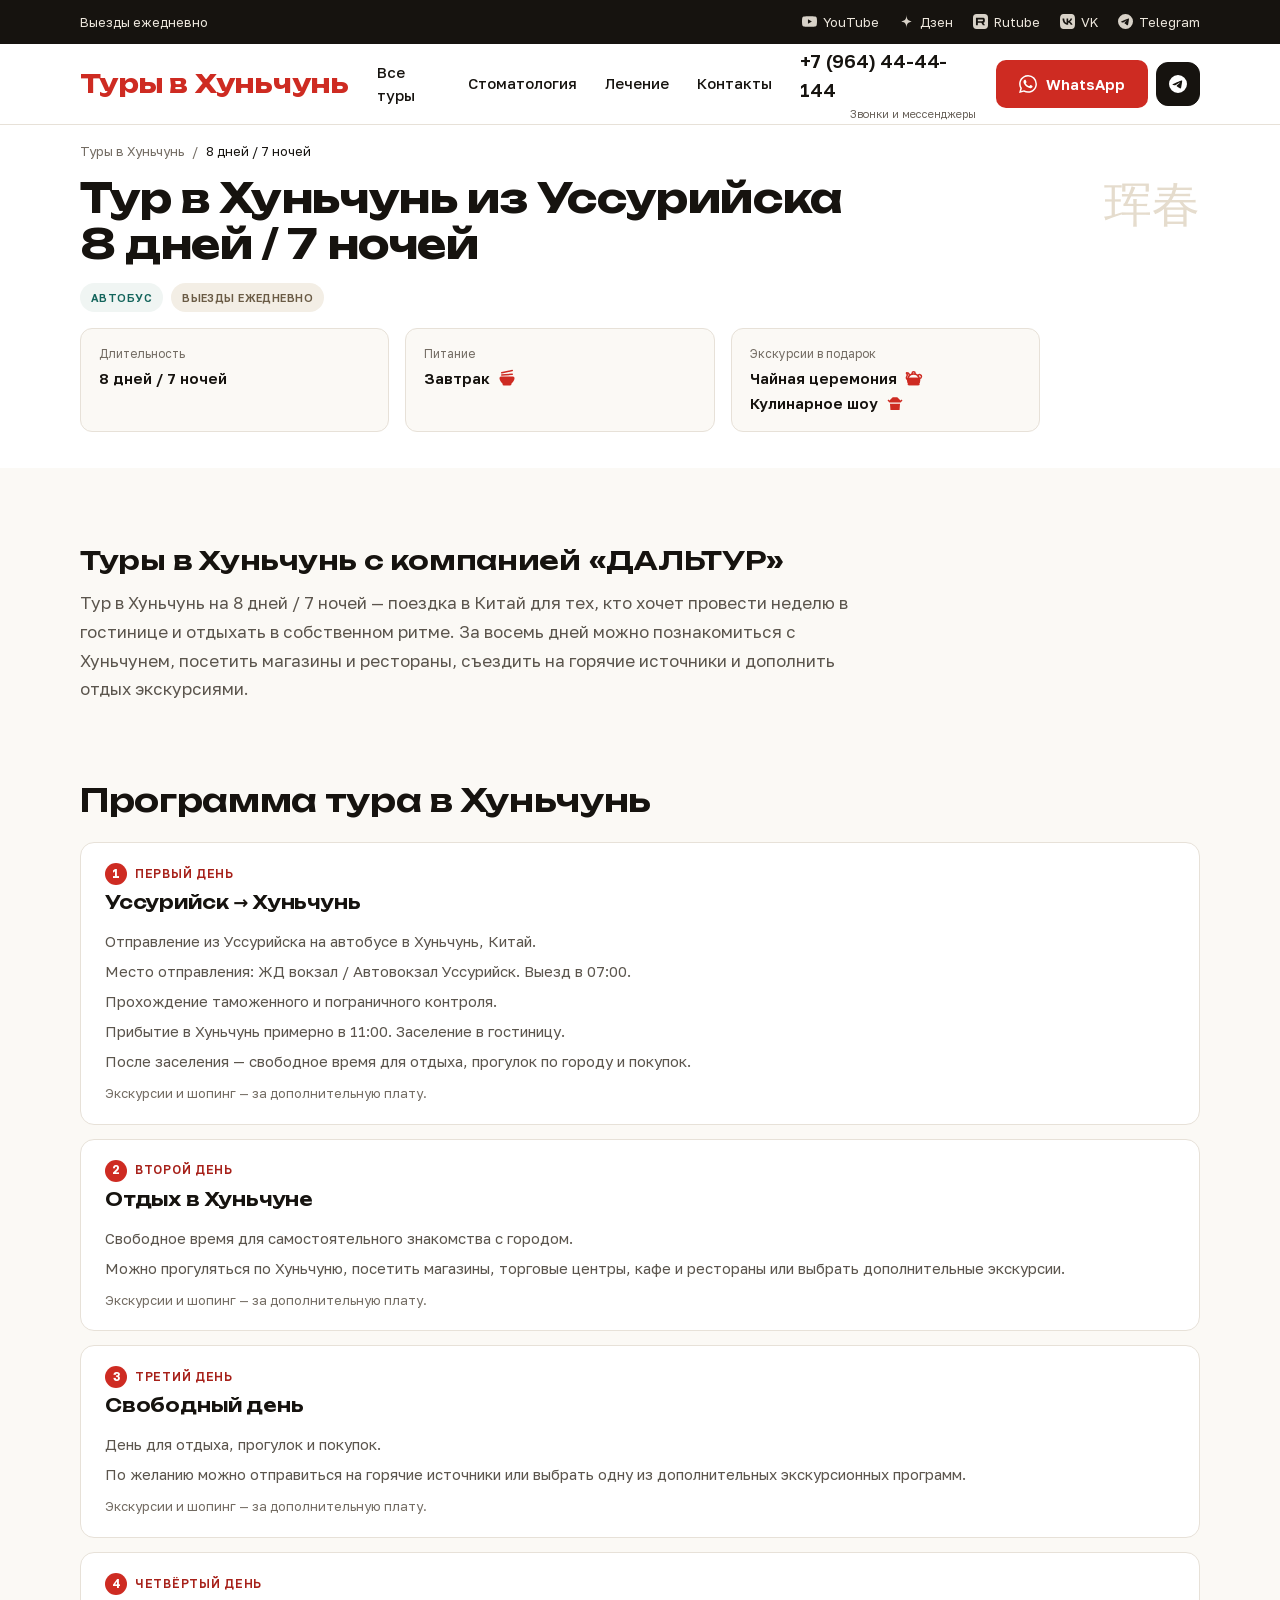
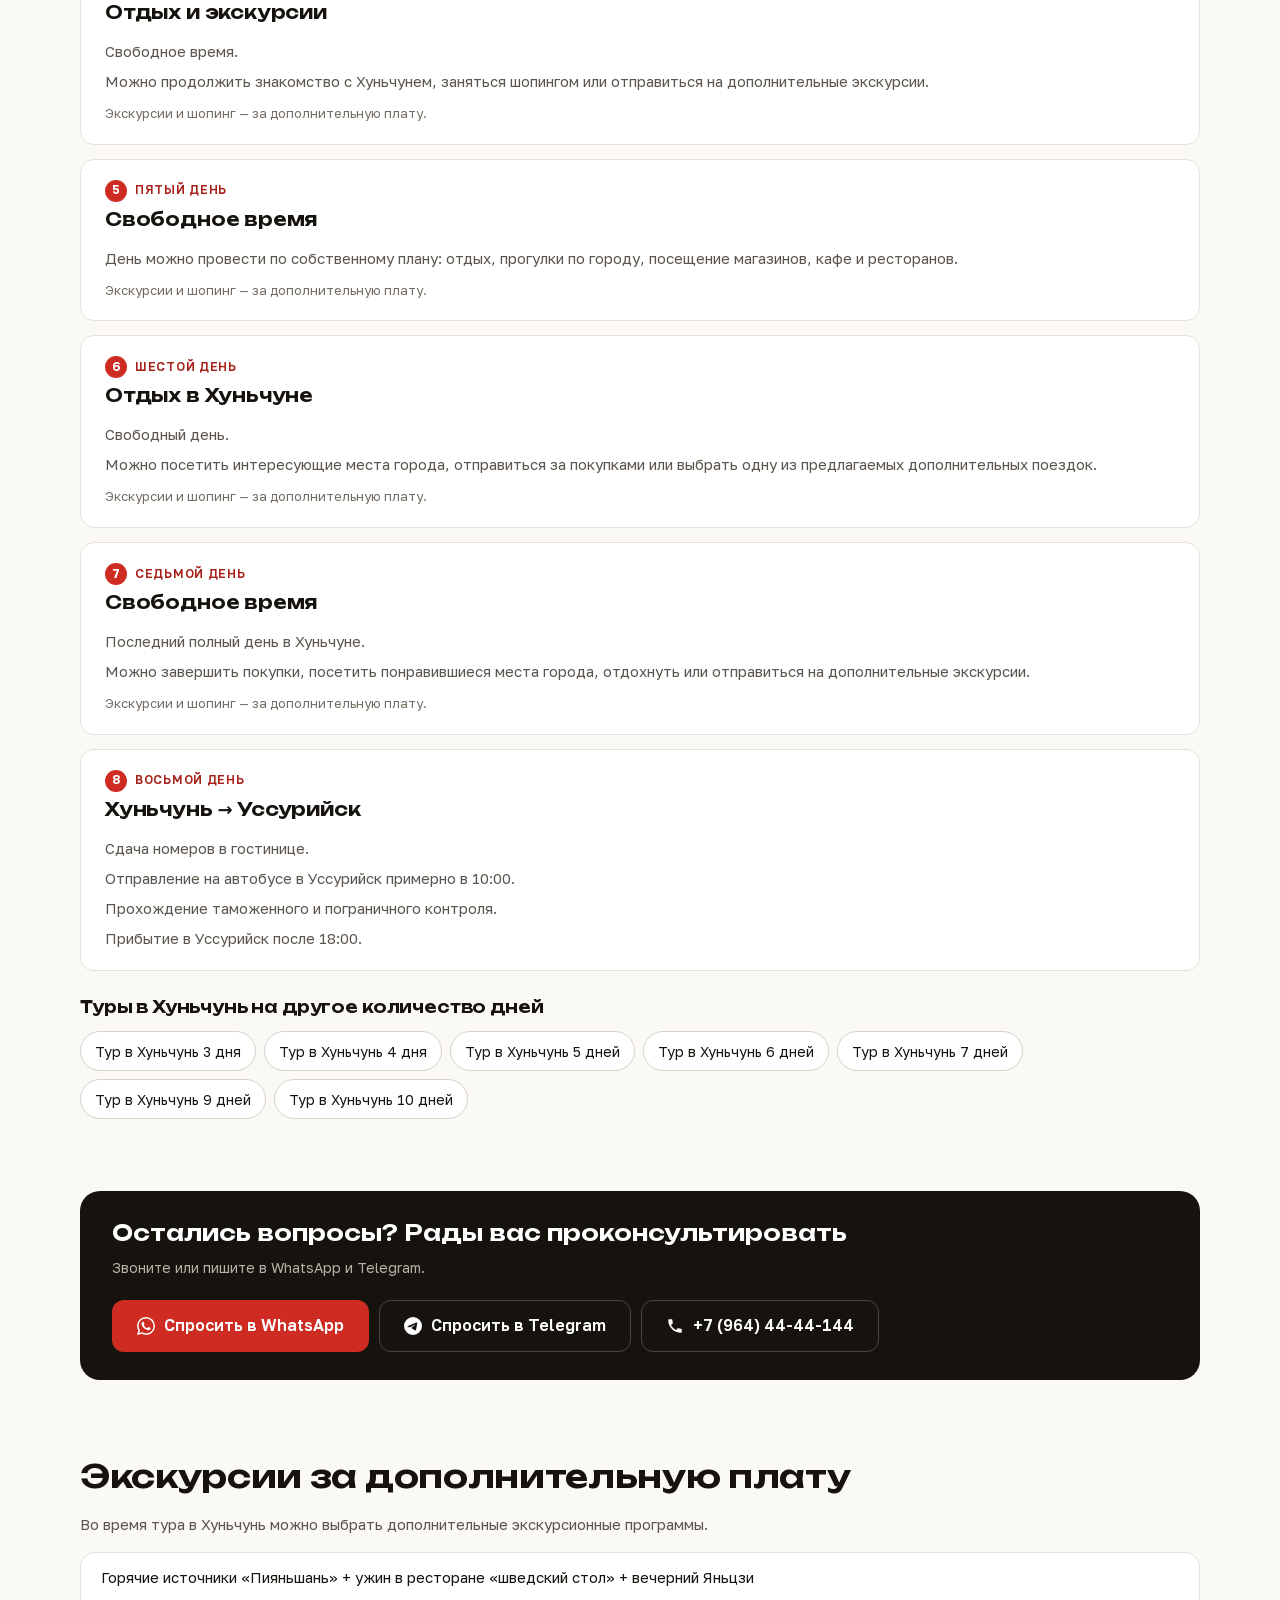
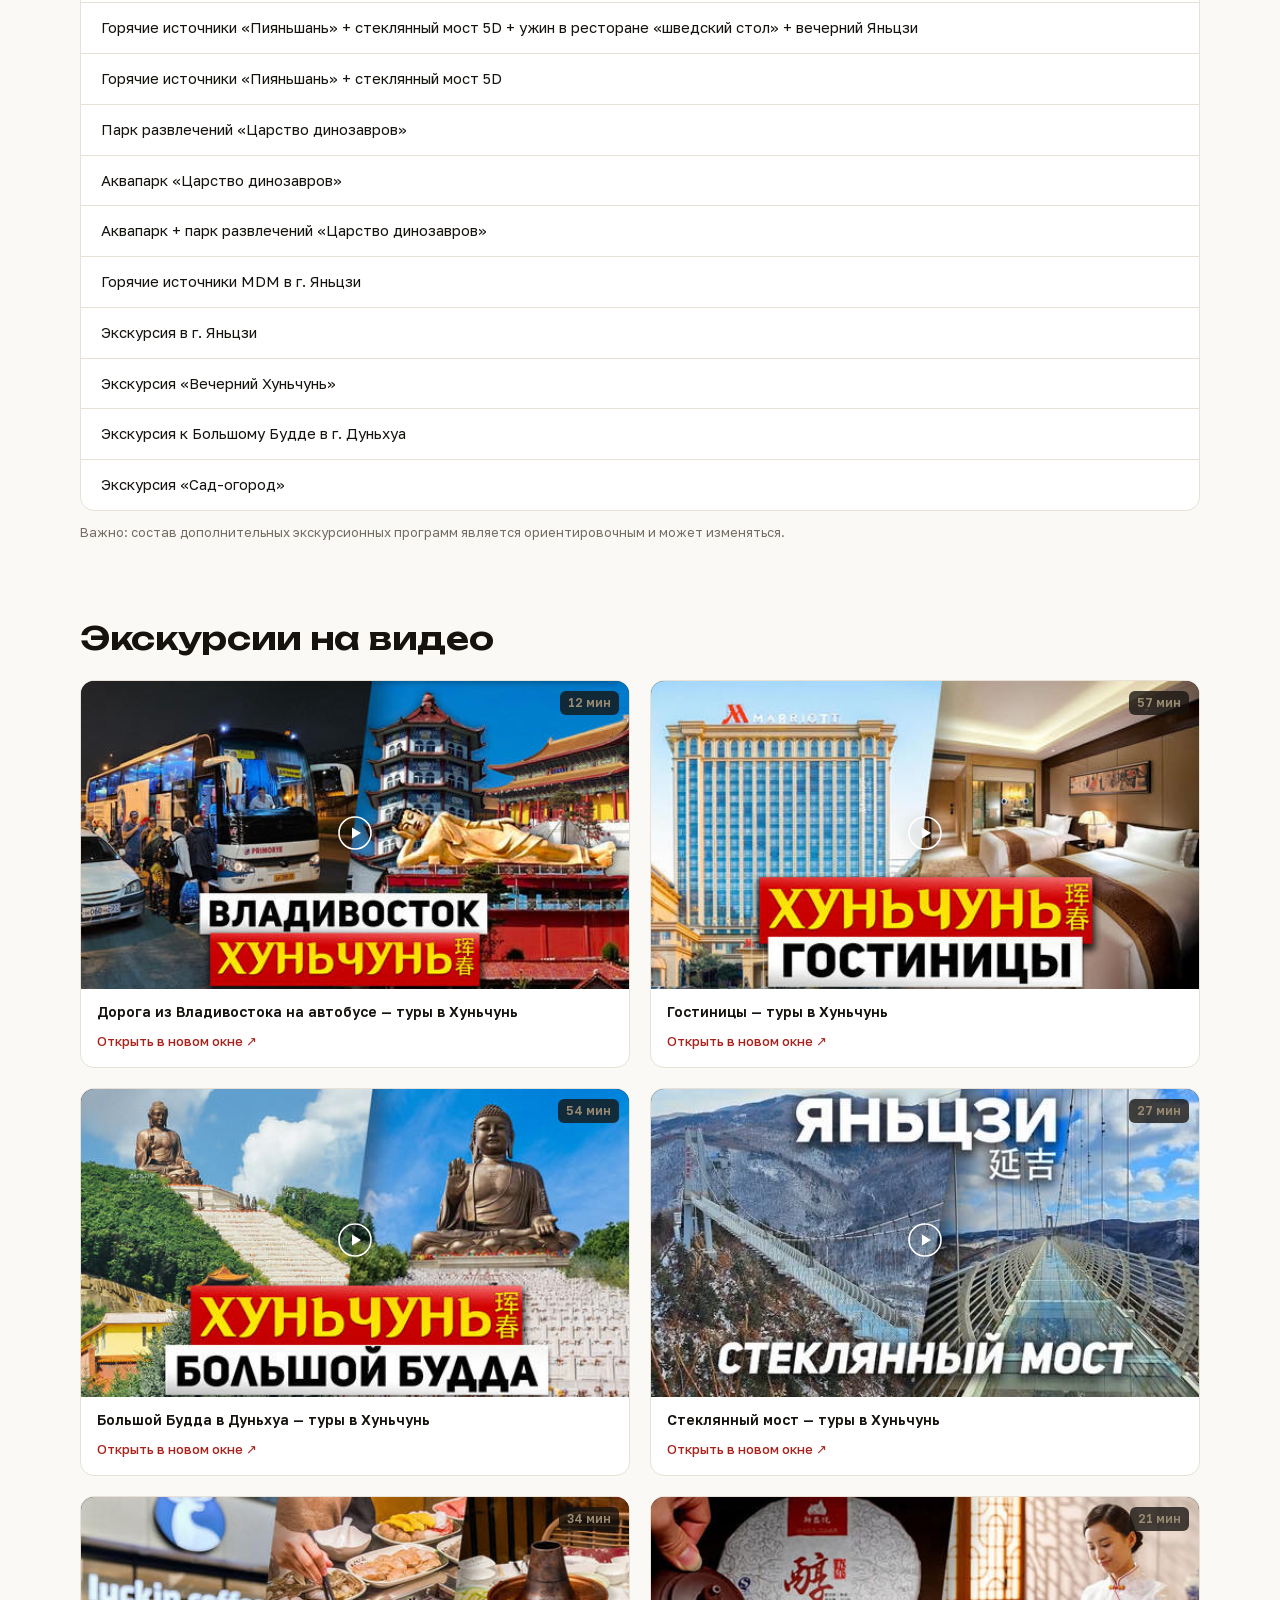
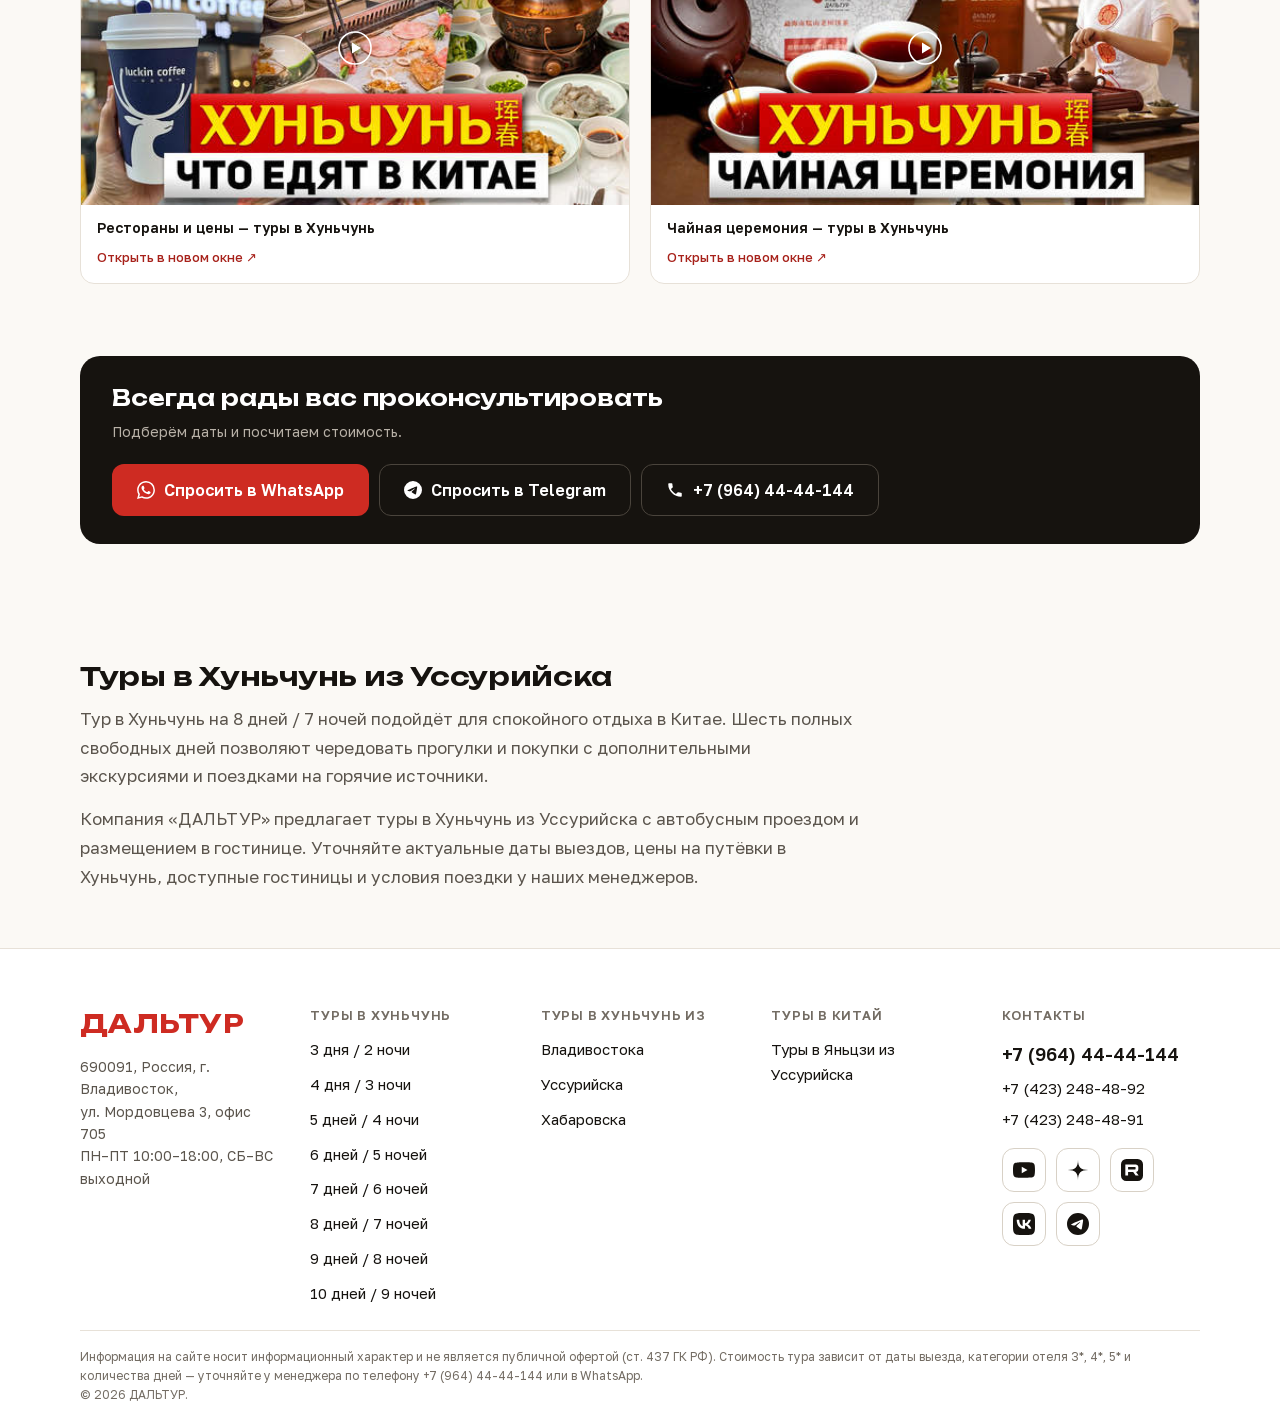
<file: tur-8-dney.html>
<!doctype html>
<html lang="ru">
<head>
<meta charset="utf-8">
<meta name="viewport" content="width=device-width, initial-scale=1">
<title>Тур в Хуньчунь 8 дней / 7 ночей из Уссурийска — ДАЛЬТУР</title>
<meta name="description" content="Тур в Хуньчунь на 8 дней / 7 ночей из Уссурийска: программа по дням, выезды ежедневно. Стоимость уточняйте по телефону +7 (964) 44-44-144.">
<link rel="canonical" href="https://ussuriysk.hunchun-hunchun.ru/tur-8-dney.html">
<meta property="og:url" content="https://ussuriysk.hunchun-hunchun.ru/tur-8-dney.html">
<meta name="theme-color" content="#FBF9F5">
<meta property="og:type" content="website">
<meta property="og:title" content="Тур в Хуньчунь 8 дней / 7 ночей из Уссурийска — ДАЛЬТУР">
<meta property="og:description" content="Тур в Хуньчунь на 8 дней / 7 ночей из Уссурийска: программа по дням, выезды ежедневно. Стоимость уточняйте по телефону +7 (964) 44-44-144.">
<meta property="og:locale" content="ru_RU">
<meta property="og:site_name" content="ДАЛЬТУР">
<link rel="icon" href="/favicon.ico" sizes="48x48">
<link rel="icon" href="assets/favicon.svg" type="image/svg+xml">
<link rel="apple-touch-icon" href="assets/apple-touch-icon.png">
<script type="application/ld+json">{"@context":"https://schema.org","@graph":[{"@type":"TravelAgency","@id":"https://hunchun-hunchun.ru/#org","name":"ДАЛЬТУР","url":"https://hunchun-hunchun.ru/","logo":"https://hunchun-hunchun.ru/assets/apple-touch-icon.png","image":"https://hunchun-hunchun.ru/assets/apple-touch-icon.png","telephone":["+79644444144","+74232484892","+74232484891"],"address":{"@type":"PostalAddress","streetAddress":"ул. Мордовцева, 3, офис 705","addressLocality":"Владивосток","postalCode":"690091","addressCountry":"RU"},"openingHoursSpecification":[{"@type":"OpeningHoursSpecification","dayOfWeek":["Monday","Tuesday","Wednesday","Thursday","Friday"],"opens":"10:00","closes":"18:00"}],"sameAs":["https://www.youtube.com/@DALTOUR","https://dzen.ru/daltour","https://rutube.ru/channel/54520250/","https://vk.ru/daltourvk","https://t.me/daltourChina"]},{"@type":"TouristTrip","name":"Тур в Хуньчунь из Уссурийска — 8 дней / 7 ночей","description":"Тур в Хуньчунь на 8 дней / 7 ночей — поездка в Китай для тех, кто хочет провести неделю в гостинице и отдыхать в собственном ритме. За восемь дней можно познакомиться с Хуньчунем, посетить магазины и рестораны, съездить на горячие источники и дополнить отдых экскурсиями.","url":"https://ussuriysk.hunchun-hunchun.ru/tur-8-dney.html","touristType":"Автобусный тур","provider":{"@id":"https://hunchun-hunchun.ru/#org"},"itinerary":{"@type":"ItemList","itemListElement":[{"@type":"ListItem","position":1,"name":"Первый день: Уссурийск → Хуньчунь","description":"Отправление из Уссурийска на автобусе в Хуньчунь, Китай. Место отправления: ЖД вокзал / Автовокзал Уссурийск. Выезд в 07:00. Прохождение таможенного и пограничного контроля. Прибытие в Хуньчунь примерно в 11:00. Заселение в гостиницу. После заселения — свободное время для отдыха, прогулок по городу и покупок."},{"@type":"ListItem","position":2,"name":"Второй день: отдых в Хуньчуне","description":"Свободное время для самостоятельного знакомства с городом. Можно прогуляться по Хуньчуню, посетить магазины, торговые центры, кафе и рестораны или выбрать дополнительные экскурсии."},{"@type":"ListItem","position":3,"name":"Третий день: свободный день","description":"День для отдыха, прогулок и покупок. По желанию можно отправиться на горячие источники или выбрать одну из дополнительных экскурсионных программ."},{"@type":"ListItem","position":4,"name":"Четвёртый день: отдых и экскурсии","description":"Свободное время. Можно продолжить знакомство с Хуньчунем, заняться шопингом или отправиться на дополнительные экскурсии."},{"@type":"ListItem","position":5,"name":"Пятый день: свободное время","description":"День можно провести по собственному плану: отдых, прогулки по городу, посещение магазинов, кафе и ресторанов."},{"@type":"ListItem","position":6,"name":"Шестой день: отдых в Хуньчуне","description":"Свободный день. Можно посетить интересующие места города, отправиться за покупками или выбрать одну из предлагаемых дополнительных поездок."},{"@type":"ListItem","position":7,"name":"Седьмой день: свободное время","description":"Последний полный день в Хуньчуне. Можно завершить покупки, посетить понравившиеся места города, отдохнуть или отправиться на дополнительные экскурсии."},{"@type":"ListItem","position":8,"name":"Восьмой день: Хуньчунь → Уссурийск","description":"Сдача номеров в гостинице. Отправление на автобусе в Уссурийск примерно в 10:00. Прохождение таможенного и пограничного контроля. Прибытие в Уссурийск после 18:00."}]}},{"@type":"BreadcrumbList","itemListElement":[{"@type":"ListItem","position":1,"name":"Туры в Хуньчунь","item":"https://ussuriysk.hunchun-hunchun.ru/"},{"@type":"ListItem","position":2,"name":"8 дней / 7 ночей","item":"https://ussuriysk.hunchun-hunchun.ru/tur-8-dney.html"}]}]}</script>
<link rel="preload" href="assets/fonts/unbounded-cyrillic.woff2?v=3e88c0f8" as="font" type="font/woff2" crossorigin>
<link rel="preload" href="assets/fonts/golos-cyrillic.woff2?v=d1593288" as="font" type="font/woff2" crossorigin>
<style>@font-face{font-family:'Golos Text';font-style:normal;font-weight:400 700;font-display:swap;src:url(assets/fonts/golos-cyrillic.woff2?v=d1593288) format('woff2');unicode-range:U+0301, U+0400-045F, U+0490-0491, U+04B0-04B1, U+2116}@font-face{font-family:'Golos Text';font-style:normal;font-weight:400 700;font-display:swap;src:url(assets/fonts/golos-latin.woff2?v=4016a99a) format('woff2');unicode-range:U+0000-00FF, U+0131, U+0152-0153, U+02BB-02BC, U+02C6, U+02DA, U+02DC, U+0304, U+0308, U+0329, U+2000-206F, U+20AC, U+2122, U+2191, U+2193, U+2212, U+2215, U+FEFF, U+FFFD}@font-face{font-family:'Unbounded';font-style:normal;font-weight:600 700;font-display:swap;src:url(assets/fonts/unbounded-cyrillic.woff2?v=3e88c0f8) format('woff2');unicode-range:U+0301, U+0400-045F, U+0490-0491, U+04B0-04B1, U+2116}@font-face{font-family:'Unbounded';font-style:normal;font-weight:600 700;font-display:swap;src:url(assets/fonts/unbounded-latin.woff2?v=aef5c246) format('woff2');unicode-range:U+0000-00FF, U+0131, U+0152-0153, U+02BB-02BC, U+02C6, U+02DA, U+02DC, U+0304, U+0308, U+0329, U+2000-206F, U+20AC, U+2122, U+2191, U+2193, U+2212, U+2215, U+FEFF, U+FFFD}:root{--red: #CE2B22;--red-deep: #A7211A;--red-darker: #7A1711;--ink: #16130F;--ink-soft: #3D382F;--jade: #14655C;--paper: #FBF9F5;--card: #FFFFFF;--line: #E7E1D8;--line-strong: #D8D1C6;--muted: #5B554D;--muted-2: #6A635B;--muted-3: #736C63;--sand: #F3EEE5;--sand-deep: #C9B9A2;--hiero: #CDBFAC;--jade-bg: #F0F5F3;--red-bg: #FBEDEC;--note-bg: #FBF4E8;--note-line: #EBDCC2;--dark-field: #221E19;--dark-line: #3A352E;--dark-text: #B8B1A7;--display: 'Unbounded','Golos Text',system-ui,sans-serif;--body: 'Golos Text',system-ui,-apple-system,'Segoe UI',sans-serif;--r-btn: 10px;--r-card: 16px;--r-block: 20px;--gutter: 20px;--maxw: 1440px;}*,*::before,*::after{box-sizing: border-box;}html{-webkit-text-size-adjust: 100%;scroll-behavior: smooth;}body{margin: 0;font-family: var(--body);font-size: 16px;line-height: 1.55;color: var(--ink);background: var(--paper);-webkit-font-smoothing: antialiased;overflow-wrap: break-word;}body.is-locked{overflow: hidden;}img{max-width: 100%;display: block;}a{color: var(--red-deep);text-decoration: none;}a:hover{color: var(--red-darker);}h1,h2,h3{font-family: var(--display);letter-spacing: -0.01em;margin: 0;}h1{font-weight: 700;}h2,h3{font-weight: 600;}p{margin: 0;}ul{margin: 0;padding: 0;list-style: none;}button{font: inherit;}:focus-visible{outline: 2px solid var(--red-deep);outline-offset: 2px;border-radius: 4px;}.br-desktop{display: none;}.visually-hidden{position: absolute;width: 1px;height: 1px;padding: 0;margin: -1px;overflow: hidden;clip: rect(0 0 0 0);white-space: nowrap;border: 0;}.skip-link{position: absolute;left: 12px;top: -60px;z-index: 100;padding: 10px 16px;background: var(--ink);color: #fff;border-radius: var(--r-btn);font-weight: 600;transition: top .15s;}.skip-link:focus{top: 12px;color: #fff;}.wrap{width: 100%;max-width: var(--maxw);margin: 0 auto;padding-left: var(--gutter);padding-right: var(--gutter);}.section{padding-top: 40px;}.section__head{display: flex;flex-wrap: wrap;align-items: baseline;justify-content: space-between;gap: 8px 24px;}.section__head h2{font-size: 24px;}.section__note{font-size: 13px;color: var(--muted-2);}.btn{display: inline-flex;align-items: center;justify-content: center;gap: 9px;min-height: 52px;padding: 0 24px;border: 1px solid transparent;border-radius: 12px;font-size: 16px;font-weight: 600;line-height: 1.2;text-align: center;cursor: pointer;transition: background-color .15s,border-color .15s,color .15s;}.btn--primary{background: var(--red);color: #fff;}.btn--primary:hover{background: var(--red-deep);color: #fff;}.btn--ghost{background: var(--card);color: var(--ink);border-color: var(--line-strong);}.btn--ghost:hover{border-color: var(--ink);color: var(--ink);}.btn--dark{background: var(--ink);color: #fff;}.btn--dark:hover{background: #2A251E;color: #fff;}.btn--sm{min-height: 44px;padding: 0 18px;font-size: 15px;border-radius: var(--r-btn);}.btn--wide{width: 100%;}.tag{display: inline-flex;align-items: center;padding: 6px 11px;border-radius: 999px;font-size: 11px;font-weight: 600;letter-spacing: 0.04em;white-space: nowrap;}.tag--jade{background: var(--jade-bg);color: var(--jade);}.tag--red{background: var(--red-bg);color: var(--red-deep);}.tag--sand{background: var(--sand);color: #6A5B45;}.tag--onsand{background: #fff;color: var(--jade);}.tag--onsand.tag--red{background: #fff;color: var(--red-deep);}.field{display: flex;flex-direction: column;gap: 6px;}.field>label{font-size: 12px;font-weight: 600;color: var(--muted-2);}.field select,.field input{width: 100%;height: 48px;padding: 0 12px;border: 1px solid var(--line-strong);border-radius: var(--r-btn);background: var(--card);font-family: inherit;font-size: 16px;color: var(--ink);}.field select{appearance: none;padding-right: 34px;background-image: url("data:image/svg+xml,%3Csvg xmlns='http://www.w3.org/2000/svg' width='10' height='6' fill='none'%3E%3Cpath d='M1 1l4 4 4-4' stroke='%238B837A' stroke-width='1.5' stroke-linecap='round'/%3E%3C/svg%3E");background-repeat: no-repeat;background-position: right 14px center;}.topbar{display: none;background: var(--ink);color: #EDE7DD;font-size: 13px;}.topbar .wrap{min-height: 44px;display: flex;align-items: center;justify-content: space-between;gap: 20px;}.topbar__right{display: flex;align-items: center;gap: 20px;}.topbar__hours{color: #ACA69C;}.topbar__sep{color: #4A443C;}.topbar a{color: #EDE7DD;}.topbar a:hover{color: #fff;}.header{position: sticky;top: 0;z-index: 40;background: var(--card);border-bottom: 1px solid var(--line);}.header .wrap{min-height: 64px;display: flex;align-items: center;gap: 12px;}.logo{font-family: var(--display);font-weight: 700;font-size: 20px;letter-spacing: 0.01em;color: var(--red);}.logo:hover{color: var(--red-deep);}.header__nav{display: none;}.header__contacts{display: none;}.icon-btn{flex: none;width: 44px;height: 44px;display: inline-flex;align-items: center;justify-content: center;border: 1px solid var(--line-strong);border-radius: 12px;background: var(--card);color: var(--ink);cursor: pointer;}.icon-btn--plain{border-color: transparent;}.icon-btn--accent{background: var(--red);border-color: var(--red);color: #fff;}.icon-btn--accent:hover{background: var(--red-deep);border-color: var(--red-deep);color: #fff;}.header__spacer{flex: 1 1 auto;}.header__center{flex: 1 1 auto;display: flex;justify-content: center;}.drawer{position: fixed;inset: 0;z-index: 60;display: none;}.drawer[data-open="true"]{display: block;}.drawer__backdrop{position: absolute;inset: 0;background: rgba(22,19,15,.5);border: 0;padding: 0;cursor: pointer;}.drawer__panel{position: absolute;inset: 0 0 0 auto;width: min(320px,88vw);background: var(--card);padding: 16px var(--gutter) 28px;display: flex;flex-direction: column;gap: 4px;overflow-y: auto;}.drawer__top{display: flex;align-items: center;justify-content: space-between;margin-bottom: 12px;}.drawer__panel a{min-height: 48px;display: flex;align-items: center;font-size: 17px;font-weight: 500;color: var(--ink);border-bottom: 1px solid var(--line);}.drawer__panel a:last-child{border-bottom: 0;}.drawer__contacts{margin-top: 20px;display: flex;flex-direction: column;gap: 10px;}.drawer__panel .drawer__contacts a{min-height: 52px;justify-content: center;font-size: 16px;font-weight: 600;border-bottom: 1px solid var(--line-strong);}.drawer__panel .drawer__contacts .btn--primary{color: #fff;border-bottom: 0;}.hero{background: var(--card);padding-top: 28px;padding-bottom: 8px;}.hero__grid{display: flex;flex-direction: column;gap: 24px;}.hero__eyebrow{display: block;font-size: 11px;font-weight: 600;letter-spacing: 0.12em;color: var(--red);}.hero h1{margin-top: 12px;font-size: 30px;line-height: 1.1;text-wrap: balance;}.hero__lead{margin-top: 14px;font-size: 16px;color: var(--muted);}.hero__actions{margin-top: 20px;display: flex;flex-direction: column;gap: 10px;}.hero__facts{margin-top: 22px;display: flex;flex-direction: column;gap: 10px;}.hero__fact{display: flex;align-items: center;gap: 9px;font-size: 14px;color: var(--ink-soft);}.hero__fact svg{flex: none;}.hero__art{min-height: 200px;background: var(--paper);border: 1px solid var(--line);border-radius: var(--r-block);display: flex;flex-direction: column;align-items: center;justify-content: center;gap: 10px;padding: 24px;text-align: center;}.hero__art b{font-size: 15px;color: var(--muted-3);}.hero__art span{font-size: 13px;color: #A39A8E;max-width: 380px;}.picker{background: var(--card);padding-top: 20px;padding-bottom: 8px;}.picker__box{padding: 16px;background: var(--paper);border: 1px solid var(--line);border-radius: var(--r-card);display: flex;flex-direction: column;gap: 12px;}.dest-grid{margin-top: 18px;display: grid;grid-template-columns: repeat(2,minmax(0,1fr));gap: 12px;}.dest{min-height: 108px;padding: 14px;background: var(--card);border: 1px solid var(--line);border-radius: 14px;display: flex;flex-direction: column;justify-content: space-between;gap: 12px;color: var(--ink);transition: border-color .15s,transform .15s;}.dest:hover{border-color: var(--ink);color: var(--ink);transform: translateY(-2px);}.dest__hiero{font-size: 20px;line-height: 1;color: var(--hiero);}.dest__name{display: block;font-size: 16px;font-weight: 600;}.dest__meta{display: block;margin-top: 2px;font-size: 12px;color: var(--muted-2);}.tour-grid{margin-top: 18px;display: grid;grid-template-columns: minmax(0,1fr);gap: 14px;}.tour{background: var(--card);border: 1px solid var(--line);border-radius: var(--r-card);overflow: hidden;color: var(--ink);display: flex;flex-direction: column;transition: border-color .15s;}.tour:hover{border-color: var(--ink);color: var(--ink);}.tour__top{min-height: 76px;padding: 14px 16px;background: var(--sand);display: flex;align-items: flex-start;justify-content: space-between;gap: 12px;}.tour__hiero{font-size: 26px;line-height: 1;color: var(--sand-deep);}.tour__body{padding: 16px;display: flex;flex-direction: column;flex-grow: 1;}.tour__title{font-size: 18px;font-weight: 600;line-height: 1.25;font-family: var(--body);}.tour__list{margin-top: 12px;display: flex;flex-direction: column;gap: 7px;font-size: 14px;line-height: 1.45;color: var(--muted);}.tour__foot{margin-top: auto;padding-top: 16px;display: flex;align-items: center;justify-content: space-between;gap: 12px;}.tour__price{font-size: 18px;font-weight: 700;}.tour__price small{display: block;font-size: 12px;font-weight: 400;color: var(--muted-2);}.tour-list{margin-top: 20px;display: grid;grid-template-columns: minmax(0,1fr);gap: 12px;}.tour-row{padding: 18px;background: var(--card);border: 1px solid var(--line);border-radius: var(--r-card);display: flex;flex-direction: column;justify-content: space-between;gap: 16px;min-height: 150px;color: var(--ink);transition: border-color .15s;}.tour-row:hover{border-color: var(--ink);color: var(--ink);}.tour-row[data-featured="true"]{border-width: 2px;border-color: var(--ink);padding: 17px;}.tour-row__head{display: flex;flex-direction: column-reverse;align-items: flex-start;gap: 10px;}.tour-row__name{font-size: 19px;font-weight: 600;line-height: 1.25;}.tour-row__foot{display: flex;align-items: flex-end;justify-content: space-between;gap: 12px;}.tour-row__desc{font-size: 13px;color: var(--muted-2);line-height: 1.45;}.tour-row__price{font-size: 17px;font-weight: 700;white-space: nowrap;}.filters{display: flex;align-items: center;gap: 8px;overflow-x: auto;padding-bottom: 4px;scrollbar-width: none;-webkit-overflow-scrolling: touch;}.filters::-webkit-scrollbar{display: none;}.chip{flex: none;min-height: 40px;padding: 0 16px;display: inline-flex;align-items: center;background: var(--card);color: var(--ink);border: 1px solid var(--line-strong);border-radius: 999px;font-size: 14px;font-weight: 500;cursor: pointer;white-space: nowrap;}.chip[aria-pressed="true"]{background: var(--ink);color: #fff;border-color: var(--ink);font-weight: 600;}.filters__sep{flex: none;width: 1px;height: 28px;background: var(--line);margin: 0 4px;}.toolbar{margin-top: 20px;display: flex;flex-direction: column;gap: 12px;}.toolbar__sort{display: flex;align-items: center;gap: 10px;}.toolbar__sort label{font-size: 14px;color: var(--muted-2);white-space: nowrap;}.toolbar__sort select{height: 40px;width: auto;min-width: 180px;}.results-count{font-size: 14px;color: var(--muted-2);}.why-grid{margin-top: 18px;display: grid;grid-template-columns: minmax(0,1fr);gap: 12px;}.why{padding: 14px 16px;background: var(--card);border: 1px solid var(--line);border-radius: 14px;display: flex;flex-direction: column;gap: 6px;}.why svg{display: none;}.why b{font-size: 16px;font-weight: 600;}.why span{font-size: 14px;line-height: 1.5;color: var(--muted);}.lead{padding: 22px 20px;background: var(--ink);border-radius: var(--r-block);display: flex;flex-direction: column;gap: 16px;}.lead h2{font-size: 20px;line-height: 1.25;color: #fff;}.lead p{margin-top: 10px;font-size: 14px;line-height: 1.5;color: var(--dark-text);}.lead form{display: flex;flex-direction: column;gap: 12px;}.lead .field>label{color: var(--dark-text);}.lead .field input{height: 50px;border-color: var(--dark-line);background: var(--dark-field);color: #fff;}.lead .field input::placeholder{color: #7C756B;}.lead__consent{font-size: 12px;line-height: 1.5;color: #8E877D;}.lead__consent a{color: var(--dark-text);text-decoration: underline;}.cta{padding: 24px 20px;background: var(--ink);border-radius: var(--r-block);display: flex;flex-direction: column;gap: 18px;}.cta b{display: block;font-family: var(--display);font-weight: 600;font-size: 20px;color: #fff;}.cta span{display: block;margin-top: 8px;font-size: 14px;color: var(--dark-text);}.cta__actions{display: flex;flex-direction: column;gap: 10px;}.cta__actions .btn--ghost{background: transparent;color: #fff;border-color: #4A443C;}.cta__actions .btn--ghost:hover{border-color: #fff;color: #fff;}.footer{margin-top: 40px;padding-top: 28px;background: var(--card);border-top: 1px solid var(--line);}.footer__grid{display: flex;flex-direction: column;gap: 24px;}.footer__col h3{font-family: var(--body);font-size: 13px;font-weight: 600;letter-spacing: 0.06em;color: var(--muted-3);}.footer__col ul{margin-top: 12px;display: flex;flex-direction: column;gap: 10px;}.footer__col ul a{font-size: 15px;color: var(--ink);}.footer__col ul a:hover{color: var(--red-deep);}.footer__addr{margin-top: 12px;font-size: 14px;line-height: 1.6;color: var(--muted);}.footer__phones{margin-top: 16px;display: flex;flex-direction: column;gap: 8px;}.footer__phones a{font-size: 15px;color: var(--ink);}.footer__phones a:first-child{font-size: 18px;font-weight: 600;}.footer__social{margin-top: 16px;display: flex;gap: 10px;}.footer__social a{width: 44px;height: 44px;border: 1px solid var(--line-strong);border-radius: 12px;display: flex;align-items: center;justify-content: center;font-size: 12px;font-weight: 600;color: var(--ink);}.footer__social a:hover{border-color: var(--ink);}.footer__legal{margin-top: 24px;padding: 16px 0 24px;border-top: 1px solid var(--line);font-size: 12px;line-height: 1.6;color: var(--muted-3);}.crumbs{display: flex;flex-wrap: wrap;align-items: center;gap: 8px;font-size: 13px;color: var(--muted-3);padding-top: 16px;}.crumbs a{color: var(--muted-3);}.crumbs a:hover{color: var(--ink);}.crumbs [aria-current]{color: var(--ink);}.page-head{background: var(--card);padding-bottom: 24px;}.page-head__row{margin-top: 16px;display: flex;align-items: flex-end;justify-content: space-between;gap: 20px;}.page-head h1{font-size: 26px;line-height: 1.12;}.page-head p{margin-top: 14px;font-size: 16px;color: var(--muted);}.page-head__hiero{display: none;font-family: var(--display);font-size: 56px;line-height: 1;color: #E5DCCD;}.tour-head{background: var(--card);padding-bottom: 20px;}.tour-head__row{margin-top: 14px;display: flex;align-items: flex-start;justify-content: space-between;gap: 12px;}.tour-head h1{font-size: 26px;line-height: 1.15;}.tour-head__hiero{font-size: 22px;line-height: 1.2;color: #E5DCCD;white-space: nowrap;}.tour-head__tags{margin-top: 16px;display: flex;gap: 8px;flex-wrap: wrap;}.facts{margin-top: 16px;display: grid;grid-template-columns: repeat(2,minmax(0,1fr));gap: 10px;}.fact{padding: 12px 14px;background: var(--paper);border: 1px solid var(--line);border-radius: 12px;}.fact dt{font-size: 12px;color: var(--muted-3);}.fact dd{margin: 3px 0 0;font-size: 15px;font-weight: 600;}.pricebox{margin-top: 16px;padding: 16px;background: var(--paper);border: 1px solid var(--line);border-radius: 14px;display: flex;align-items: center;justify-content: space-between;gap: 16px;flex-wrap: wrap;}.pricebox b{display: block;font-size: 20px;font-weight: 700;}.pricebox span{display: block;font-size: 12px;color: var(--muted-2);}.days{margin-top: 16px;display: flex;flex-direction: column;gap: 12px;}.day{padding: 16px;background: var(--card);border: 1px solid var(--line);border-radius: 14px;}.day__head{display: flex;align-items: center;gap: 10px;}.day__num{flex: none;width: 28px;height: 28px;background: var(--ink);color: #fff;border-radius: 8px;display: flex;align-items: center;justify-content: center;font-size: 13px;font-weight: 700;}.day__title{font-size: 16px;font-weight: 600;}.day p{margin-top: 12px;font-size: 14px;line-height: 1.6;color: var(--muted);}.incl{margin-top: 16px;display: grid;grid-template-columns: minmax(0,1fr);gap: 12px;}.incl__box{padding: 16px;background: var(--card);border: 1px solid var(--line);border-radius: 14px;}.incl__box h3{font-family: var(--body);font-size: 12px;font-weight: 600;letter-spacing: 0.06em;}.incl__box h3.is-in{color: var(--jade);}.incl__box h3.is-out{color: var(--red-deep);}.incl__box ul{margin-top: 10px;display: flex;flex-direction: column;gap: 7px;font-size: 14px;line-height: 1.5;color: var(--ink-soft);}.incl__box li{padding-left: 14px;position: relative;}.incl__box li::before{content: "·";position: absolute;left: 2px;}.notice{margin-top: 16px;padding: 16px;background: var(--note-bg);border: 1px solid var(--note-line);border-radius: 14px;}.notice b{font-size: 15px;font-weight: 600;}.notice p{margin-top: 10px;font-size: 14px;line-height: 1.6;color: var(--muted);}.pill-row{margin-top: 12px;display: flex;flex-wrap: wrap;gap: 8px;}.pill{min-height: 40px;padding: 0 14px;display: inline-flex;align-items: center;background: var(--card);border: 1px solid var(--line-strong);border-radius: 999px;font-size: 14px;color: var(--ink);}.pill:hover{border-color: var(--ink);color: var(--ink);}.stickybar{position: fixed;left: 0;right: 0;bottom: 0;z-index: 50;padding: 10px var(--gutter) calc(10px + env(safe-area-inset-bottom));background: var(--card);border-top: 1px solid var(--line);display: flex;align-items: center;gap: 10px;}.stickybar__price{display: flex;flex-direction: column;line-height: 1.2;}.stickybar__price small{font-size: 11px;color: var(--muted-3);}.stickybar__price b{font-size: 16px;}.stickybar .btn{flex: 1 1 auto;min-height: 48px;padding: 0 14px;font-size: 15px;}body.has-stickybar{padding-bottom: 88px;}.swatches{margin-top: 14px;display: grid;grid-template-columns: repeat(2,minmax(0,1fr));gap: 12px;}.swatch__chip{height: 72px;border-radius: 12px;border: 1px solid var(--line);}.swatch b{display: block;margin-top: 8px;font-size: 13px;font-weight: 600;}.swatch span{display: block;font-size: 12px;color: var(--muted-2);}.kv{margin-top: 14px;display: flex;flex-direction: column;gap: 8px;font-size: 14px;line-height: 1.5;color: var(--ink-soft);}.eyebrow{font-size: 12px;font-weight: 600;letter-spacing: 0.08em;color: var(--muted-3);}.rules{margin-top: 12px;display: grid;grid-template-columns: minmax(0,1fr);gap: 10px 32px;font-size: 14px;line-height: 1.5;color: var(--ink-soft);}@media (min-width: 768px){:root{--gutter: 40px;}.section{padding-top: 56px;}.section__head h2{font-size: 28px;}.hero{padding-top: 48px;}.hero h1{font-size: 40px;}.hero__lead{font-size: 18px;}.hero__actions{flex-direction: row;}.hero__facts{flex-direction: row;flex-wrap: wrap;gap: 24px;}.hero__art{min-height: 280px;}.picker__box{flex-direction: row;align-items: flex-end;gap: 16px;padding: 18px 20px;background: var(--card);box-shadow: 0 6px 24px rgba(22,19,15,.06);}.picker__box .field{flex: 1 1 0;}.dest-grid{grid-template-columns: repeat(3,minmax(0,1fr));gap: 16px;}.tour-grid{grid-template-columns: repeat(2,minmax(0,1fr));gap: 20px;}.tour-list{grid-template-columns: repeat(2,minmax(0,1fr));}.why-grid{grid-template-columns: repeat(2,minmax(0,1fr));gap: 20px;}.incl{grid-template-columns: repeat(2,minmax(0,1fr));gap: 20px;}.facts{grid-template-columns: repeat(4,minmax(0,1fr));}.swatches{grid-template-columns: repeat(3,minmax(0,1fr));}.rules{grid-template-columns: repeat(2,minmax(0,1fr));}.toolbar{flex-direction: row;align-items: center;justify-content: space-between;}.tour-row__head{flex-direction: row;justify-content: space-between;gap: 12px;}.lead{flex-direction: row;align-items: center;gap: 40px;padding: 32px;}.lead__text{flex: 1 1 45%;}.lead h2{font-size: 24px;}.lead form{flex: 1 1 55%;}.cta{flex-direction: row;align-items: center;justify-content: space-between;padding: 28px 32px;}.cta b{font-size: 22px;}.cta__actions{flex-direction: row;}.footer__grid{flex-direction: row;flex-wrap: wrap;gap: 32px;}.footer__col{flex: 1 1 180px;}.footer__col--brand{flex: 1 1 260px;}.page-head h1{font-size: 34px;}.page-head__hiero{display: block;font-size: 44px;}.tour-head h1{font-size: 32px;}.tour-head__hiero{font-size: 38px;}.stickybar{display: none;}body.has-stickybar{padding-bottom: 0;}}@media (min-width: 1100px){:root{--gutter: 80px;}body{font-size: 16px;}.topbar{display: block;}.header .wrap{min-height: 80px;gap: 28px;}.logo{font-size: 25px;}.header__burger{display: none;}.header__center{flex: none;justify-content: flex-start;}.header__nav{display: flex;align-items: center;gap: 28px;font-size: 15px;font-weight: 500;flex: 1 1 auto;}.header__nav a{color: var(--ink);display: inline-flex;align-items: center;gap: 6px;}.header__nav a:hover{color: var(--red-deep);}.header__contacts{display: flex;align-items: center;gap: 20px;}.header__phone{display: flex;flex-direction: column;align-items: flex-end;}.header__phone a{font-size: 19px;font-weight: 600;color: var(--ink);letter-spacing: -0.01em;}.header__phone span{font-size: 11px;color: var(--muted-2);}.header__contacts .btn{min-height: 48px;padding: 0 22px;border-radius: var(--r-btn);font-size: 15px;}.header__msgr-mobile,.hero__phone{display: none !important;}.section{padding-top: 72px;}.section__head h2{font-size: 32px;}.section__note{font-size: 15px;}.hero{padding-top: 72px;padding-bottom: 0;}.hero__grid{flex-direction: row;gap: 56px;align-items: flex-start;}.hero__col{width: 620px;max-width: 55%;}.hero h1{font-size: 50px;line-height: 1.06;}.br-desktop{display: inline;}.hero__lead{max-width: 520px;}.hero__actions{margin-top: 32px;}.hero__actions .btn{min-height: 54px;padding: 0 28px;}.hero__facts{margin-top: 40px;gap: 14px 24px;}.hero__art{flex: 1 1 auto;min-height: 372px;align-self: stretch;}.picker{padding-top: 28px;padding-bottom: 0;}.dest-grid{grid-template-columns: repeat(5,minmax(0,1fr));gap: 20px;}.dest{min-height: 158px;padding: 18px;border-radius: var(--r-card);}.dest__hiero{font-size: 26px;}.dest__name{font-size: 19px;}.dest__meta{font-size: 13px;margin-top: 4px;}.tour-grid{grid-template-columns: repeat(3,minmax(0,1fr));gap: 24px;}.tour{border-radius: var(--r-block);}.tour__top{min-height: 104px;padding: 16px 20px;}.tour__hiero{font-size: 34px;}.tour__body{padding: 20px;}.tour__title{font-size: 20px;}.tour__price{font-size: 20px;}.tour-list{grid-template-columns: repeat(3,minmax(0,1fr));gap: 20px;}.tour-row{min-height: 178px;padding: 20px;}.tour-row[data-featured="true"]{padding: 19px;}.tour-row__name{font-size: 20px;}.tour-row__price{font-size: 18px;}.why-grid{grid-template-columns: repeat(4,minmax(0,1fr));gap: 24px;}.why{background: transparent;border: 0;padding: 0;gap: 10px;}.why svg{display: block;}.why b{font-size: 17px;}.lead{padding: 36px 40px;gap: 56px;border-radius: 24px;}.lead h2{font-size: 28px;}.lead p{font-size: 15px;margin-top: 14px;}.lead form{flex-direction: row;flex-wrap: wrap;align-items: flex-end;gap: 12px;}.lead form .field{flex: 1 1 150px;}.lead form .btn{flex: 0 0 auto;min-height: 50px;}.lead__consent{flex: 1 0 100%;margin-top: 2px;}.footer{margin-top: 56px;padding-top: 56px;}.footer__grid{flex-wrap: nowrap;gap: 32px;}.footer__col--brand{flex: 1.4 1 0;}.footer__col{flex: 1 1 0;}.page-head h1{font-size: 42px;line-height: 1.08;}.page-head p{font-size: 17px;max-width: 720px;}.page-head__hiero{font-size: 56px;}.tour-head h1{font-size: 40px;}.tour-head__hiero{font-size: 48px;}.facts{gap: 16px;}.fact{padding: 16px 18px;}.pricebox{padding: 20px 24px;}.pricebox b{font-size: 24px;}.days{gap: 14px;}.day{padding: 20px 24px;}.day__title{font-size: 18px;}.day p{font-size: 15px;}.incl__box{padding: 24px 28px;border-radius: var(--r-block);}.incl__box h3{font-size: 13px;}.incl__box ul{font-size: 15px;gap: 9px;}.notice{padding: 20px 24px;}.swatches{grid-template-columns: repeat(6,minmax(0,1fr));}}@media (prefers-reduced-motion: reduce){html{scroll-behavior: auto;}*,*::before,*::after{transition-duration: .001ms !important;animation-duration: .001ms !important;}}@media print{.header,.topbar,.stickybar,.drawer,.cta,.lead{display: none !important;}body{background: #fff;}}.askprice{margin-top: 16px;padding: 16px;background: var(--paper);border: 1px solid var(--line);border-radius: 14px;display: flex;flex-direction: column;gap: 12px;}.askprice b{font-size: 17px;font-weight: 600;}.askprice p{font-size: 14px;line-height: 1.5;color: var(--muted);}.askprice__actions{display: flex;flex-direction: column;gap: 10px;}.videos{margin-top: 16px;display: grid;grid-template-columns: minmax(0,1fr);gap: 14px;}.video{background: var(--card);border: 1px solid var(--line);border-radius: 14px;overflow: hidden;}.video__frame{aspect-ratio: 16 / 9;background: var(--sand);display: flex;flex-direction: column;align-items: center;justify-content: center;gap: 8px;padding: 16px;text-align: center;}.video__frame b{font-size: 14px;font-weight: 600;color: #7A6A52;}.video__frame span{font-size: 12px;line-height: 1.5;color: #9A8B73;max-width: 320px;}.video__frame iframe{width: 100%;height: 100%;border: 0;display: block;}.video__cap{display: flex;flex-direction: column;align-items: flex-start;padding: 12px 16px 10px;font-size: 14px;font-weight: 600;}.msgr{display: flex;align-items: center;gap: 8px;}.msgr .icon-btn--tg{background: var(--ink);border-color: var(--ink);color: #fff;}.msgr .icon-btn--tg:hover{background: #2A251E;color: #fff;}.durations{margin-top: 18px;display: grid;grid-template-columns: minmax(0,1fr);gap: 12px;}.duration{padding: 18px;background: var(--card);border: 1px solid var(--line);border-radius: var(--r-card);display: flex;align-items: center;justify-content: space-between;gap: 16px;min-height: 92px;color: var(--ink);transition: border-color .15s,transform .15s;}.duration:hover{border-color: var(--ink);color: var(--ink);transform: translateY(-2px);}.duration__n{display: flex;flex-direction: column;gap: 4px;}.duration__days{font-family: var(--display);font-weight: 600;font-size: 20px;line-height: 1.15;}.duration__nights{font-size: 13px;color: var(--muted-2);}.duration__go{flex: none;display: inline-flex;align-items: center;gap: 8px;font-size: 14px;font-weight: 600;color: var(--red-deep);}@media (min-width: 768px){.durations{grid-template-columns: repeat(2,minmax(0,1fr));gap: 16px;}.videos{grid-template-columns: repeat(2,minmax(0,1fr));gap: 20px;}.askprice{flex-direction: row;align-items: center;justify-content: space-between;gap: 24px;}.askprice__actions{flex-direction: row;flex: none;}}@media (min-width: 1100px){.durations{grid-template-columns: repeat(3,minmax(0,1fr));gap: 20px;}.duration{min-height: 104px;padding: 20px 24px;}.duration__days{font-size: 22px;}.askprice{padding: 20px 24px;}}.hero__band{margin-top: 24px;}.hero__band picture{display: block;border-radius: var(--r-block);overflow: hidden;background: var(--sand);}.hero__band img{width: 100%;height: auto;aspect-ratio: 2 / 1;object-fit: cover;object-position: 38% center;display: block;}@media (min-width: 768px){.hero__band img{aspect-ratio: 10 / 3;object-position: center;}}.hero__grid--solo .hero__col{width: 100%;max-width: 100%;}@media (min-width: 1100px){.hero__grid--solo .hero__col{max-width: 760px;}.hero__band{margin-top: 40px;}}.tour__band{margin-top: 28px;}.tour__band picture{display: block;border-radius: var(--r-block);overflow: hidden;background: var(--sand);}.tour__band img{width: 100%;height: auto;aspect-ratio: 16 / 9;object-fit: cover;display: block;}@media (min-width: 768px){.tour__band img{aspect-ratio: 21 / 9;}}.shot{margin: 0;}.credit{padding: 8px 2px 0;font-size: 12px;line-height: 1.45;color: var(--muted-3);}.credit a{color: var(--muted-2);text-decoration: underline;}.credit a:hover{color: var(--ink);}.hero--lean{padding-top: 28px;padding-bottom: 8px;}.hero--lean h1{font-size: 30px;line-height: 1.1;text-wrap: balance;}.hero--lean .hero__lead{margin-top: 14px;max-width: 620px;}.section--tight{padding-top: 20px;}.marks{display: flex;flex-direction: column;gap: 12px;}.mark{display: flex;align-items: center;gap: 10px;font-size: 16px;font-weight: 500;color: var(--ink-soft);}.mark svg{flex: none;}.contacts{padding: 22px 20px;background: var(--ink);border-radius: var(--r-block);display: flex;flex-direction: column;gap: 18px;}.contacts__text b{display: block;font-family: var(--display);font-weight: 600;font-size: 20px;line-height: 1.25;color: #fff;}.contacts__text span{display: block;margin-top: 10px;font-size: 14px;line-height: 1.5;color: var(--dark-text);}.contacts__actions{display: flex;flex-wrap: wrap;gap: 10px;}.contacts__actions .btn{flex: 1 1 auto;}.contacts__actions .btn--ghost{background: transparent;color: #fff;border-color: #4A443C;}.contacts__actions .btn--ghost:hover{border-color: #fff;color: #fff;}.btn--tel{font-variant-numeric: tabular-nums;white-space: nowrap;}.facts--pair{grid-template-columns: repeat(2,minmax(0,1fr));}.day__head{flex-direction: column;align-items: flex-start;gap: 4px;}.day__ord{font-size: 12px;font-weight: 600;letter-spacing: 0.06em;text-transform: uppercase;color: var(--red-deep);}a.video__frame{color: var(--ink);cursor: pointer;}.video:hover{border-color: var(--ink);}.video.is-playing:hover{border-color: var(--line);}a.video__frame:hover .video__play{color: var(--red);}.video__ext{display: inline-flex;align-items: center;min-height: 32px;margin-top: 2px;font-size: 13px;font-weight: 500;color: var(--red-deep);}.video__ext:hover{text-decoration: underline;}.video__play{color: #B9A88C;line-height: 0;transition: color .15s;}.video__hint{font-size: 12px;line-height: 1.45;color: #9A8B73;max-width: 260px;text-align: center;}.video--empty .video__cap{color: var(--muted-3);font-weight: 400;}@media (min-width: 768px){.hero--lean{padding-top: 48px;}.hero--lean h1{font-size: 40px;}.marks{flex-direction: row;gap: 32px;}.contacts{padding: 28px 32px;gap: 22px;}.contacts__text b{font-size: 22px;}.contacts__actions .btn{flex: 0 1 auto;}.facts--pair{grid-template-columns: repeat(2,minmax(0,1fr));max-width: 640px;}}@media (min-width: 1100px){.hero--lean{padding-top: 64px;padding-bottom: 0;}.hero--lean h1{font-size: 50px;line-height: 1.06;}.hero--lean .hero__lead{font-size: 18px;}.section--tight{padding-top: 32px;}.mark{font-size: 17px;}}.prose{max-width: 780px;}.prose p{font-size: 16px;line-height: 1.7;color: var(--muted);}.prose p + p{margin-top: 14px;}.gallery{display: grid;grid-template-columns: minmax(0,1fr);gap: 14px;}.gallery__item{border-radius: var(--r-block);overflow: hidden;}.gallery__item picture{display: block;}.gallery__item img{width: 100%;height: auto;aspect-ratio: 3 / 2;object-fit: cover;display: block;}.gallery__item--empty{aspect-ratio: 3 / 2;background: var(--sand);border: 1px solid var(--line);display: flex;align-items: center;justify-content: center;padding: 20px;text-align: center;}.gallery__item--empty span{font-size: 13px;color: #9A8B73;}@media (min-width: 768px){.gallery{grid-template-columns: repeat(2,minmax(0,1fr));gap: 20px;}.prose p{font-size: 17px;}}.prose h2{margin-top: 36px;font-family: var(--display);font-weight: 600;font-size: 22px;line-height: 1.25;color: var(--ink);}.prose h2 + p{margin-top: 12px;}.prose__list{margin: 14px 0 0;padding-left: 20px;list-style: disc;display: flex;flex-direction: column;gap: 6px;font-size: 16px;line-height: 1.6;color: var(--muted);}.prose__list + p{margin-top: 14px;}@media (min-width: 1100px){.prose h2{font-size: 26px;margin-top: 44px;}}.video--thumb .video__frame{position: relative;padding: 0;overflow: hidden;background: var(--ink);}.video--thumb .video__frame img{position: absolute;inset: 0;width: 100%;height: 100%;object-fit: cover;display: block;}.video--thumb .video__play{position: relative;z-index: 1;color: #fff;filter: drop-shadow(0 2px 8px rgba(0,0,0,.45));}.video--thumb a.video__frame:hover .video__play{color: #fff;transform: scale(1.08);}.video__play{transition: color .15s,transform .15s;}.video__len{position: absolute;right: 10px;top: 10px;z-index: 1;padding: 3px 8px;border-radius: 6px;background: rgba(22,19,15,.78);color: #fff;font-size: 12px;font-weight: 600;}.video__cap small{display: block;margin-top: 4px;font-size: 12px;font-weight: 400;color: var(--muted-3);}.video.is-playing{cursor: default;}.video.is-playing:hover{border-color: var(--line);}.video.is-playing .video__frame{padding: 0;background: #000;}.video.is-playing iframe{position: absolute;inset: 0;width: 100%;height: 100%;border: 0;display: block;}.video--thumb .video__frame,.video.is-playing .video__frame{position: relative;}@media (min-width: 1360px){.contacts{flex-direction: row;align-items: center;justify-content: space-between;gap: 32px;}.contacts__text{flex: 1 1 auto;min-width: 0;}.contacts__actions{flex: 0 0 auto;flex-wrap: nowrap;}}@media (max-width: 359px){.contacts{padding-left: 14px;padding-right: 14px;}.tour-head__hiero{display: none;}}.topbar__soc{display: inline-flex;align-items: center;gap: 6px;}.topbar__soc svg{flex: none;opacity: .9;}.footer__social{flex-wrap: wrap;}.footer__social a svg{display: block;}.footer__social a:hover{color: var(--red-deep);}.footer__legal a{color: inherit;text-decoration: underline;}.day p + p{margin-top: 6px;}.day .day__note{margin-top: 10px;font-size: 13px;color: var(--muted-3);}.section__lead{margin-top: 10px;max-width: 780px;font-size: 15px;line-height: 1.6;color: var(--muted);}.excursions{margin-top: 16px;background: var(--card);border: 1px solid var(--line);border-radius: 14px;overflow: hidden;}.excursions li{display: flex;flex-direction: column;gap: 4px;padding: 14px 16px;font-size: 15px;line-height: 1.45;}.excursions li + li{border-top: 1px solid var(--line);}.excursions b{font-weight: 600;color: var(--ink);white-space: nowrap;}.excursions__note{margin-top: 12px;font-size: 13px;line-height: 1.5;color: var(--muted-3);}@media (min-width: 768px){.excursions li{flex-direction: row;justify-content: space-between;align-items: baseline;gap: 24px;padding: 14px 20px;}.excursions b{flex: none;}}.facts--three{grid-template-columns: repeat(2,minmax(0,1fr));}.facts--three .fact--gift{grid-column: 1 / -1;}@media (min-width: 768px){.facts--three{grid-template-columns: repeat(3,minmax(0,1fr));max-width: 960px;}.facts--three .fact--gift{grid-column: auto;}}.prose h3{margin-top: 24px;font-size: 17px;font-weight: 600;line-height: 1.35;color: var(--ink);}.prose h3 + p{margin-top: 8px;}.prose--city>p:first-child{margin-top: 0;}.gift{display: flex;align-items: center;gap: 8px;}.gift + .gift{margin-top: 2px;}.gift svg{flex: none;color: var(--red);}.day-pre{margin-top: 16px;padding: 14px 16px;background: var(--card);border: 1px dashed var(--line-strong);border-radius: 14px;}.day-pre b{font-size: 15px;}.day-pre p{margin-top: 6px;font-size: 14px;line-height: 1.6;color: var(--muted);}.facts--three{align-items: stretch;}.header__msgr-mobile{display: flex;gap: 8px;}@media (max-width: 1099px){.header .wrap{display: grid;grid-template-columns: 1fr auto 1fr;}.header__burger{justify-self: start;}.header__center{justify-content: center;}.header__msgr-mobile{justify-self: end;}}@media (max-width: 399px){.header .logo{font-size: 17px;}.header__msgr-mobile{gap: 6px;}.header__msgr-mobile .icon-btn{width: 40px;height: 40px;}}.hero__phone{margin-top: 14px;display: inline-flex;align-items: center;gap: 8px;min-height: 44px;font-size: 18px;font-weight: 600;color: var(--ink);}.hero__phone svg{color: var(--red);}.day__num{display: inline-flex;align-items: center;justify-content: center;width: 22px;height: 22px;margin-right: 8px;border-radius: 50%;background: var(--red);color: #fff;font-size: 12px;font-weight: 700;letter-spacing: 0;}.day__ord{display: inline-flex;align-items: center;}.prose__contacts a{color: var(--red-deep);font-weight: 600;text-decoration: underline;text-underline-offset: 3px;}.tour-other{margin-top:24px;}.tour-other__title{font-size:16px;font-weight:600;color:var(--ink);}.header .logo{white-space:nowrap;}@media (max-width: 399px){.header .logo{display:block;max-width:112px;white-space:normal;text-align:center;font-size:15px;line-height:1.05;}}@media (min-width: 400px) and (max-width: 1099px){.header .logo{font-size:16px;}}@media (min-width: 1100px) and (max-width: 1279px){.header .logo{font-size:20px;}}</style>
</head>
<body class="has-stickybar">

<a class="skip-link" href="#main">Перейти к содержимому</a>

<div class="topbar">
  <div class="wrap">
    <span>Выезды ежедневно</span>
    <div class="topbar__right">
      <a class="topbar__soc" href="https://www.youtube.com/@DALTOUR" target="_blank" rel="noopener"><svg width="15" height="15" viewBox="0 0 24 24" aria-hidden="true"><path fill="currentColor" fill-rule="evenodd" d="M23.498 6.186a3.016 3.016 0 0 0-2.122-2.136C19.505 3.545 12 3.545 12 3.545s-7.505 0-9.377.505A3.017 3.017 0 0 0 .502 6.186C0 8.07 0 12 0 12s0 3.93.502 5.814a3.016 3.016 0 0 0 2.122 2.136c1.871.505 9.376.505 9.376.505s7.505 0 9.377-.505a3.015 3.015 0 0 0 2.122-2.136C24 15.93 24 12 24 12s0-3.93-.502-5.814zM9.545 15.568V8.432L15.818 12l-6.273 3.568z"/></svg>YouTube</a> <a class="topbar__soc" href="https://dzen.ru/daltour" target="_blank" rel="noopener"><svg width="15" height="15" viewBox="2 2 44 44" aria-hidden="true"><path fill="currentColor" fill-rule="evenodd" d="M24 3.5C24 18.457 29.653 24 44.5 24C29.568 24 24 29.657 24 44.5C24 29.59 18.457 24 3.5 24C18.457 24 24 18.373 24 3.5Z"/></svg>Дзен</a> <a class="topbar__soc" href="https://rutube.ru/channel/54520250/" target="_blank" rel="noopener"><svg width="15" height="15" viewBox="0 0 132 132" aria-hidden="true"><path fill="currentColor" fill-rule="evenodd" d="M32 0h68a32 32 0 0 1 32 32v68a32 32 0 0 1-32 32H32A32 32 0 0 1 0 100V32A32 32 0 0 1 32 0z M81.536 62.987H42.54V47.555h38.997c2.278 0 3.862.397 4.657 1.09s1.287 1.98 1.287 3.858v5.541c0 1.98-.492 3.265-1.287 3.959-.795.693-2.379.99-4.657.99zm2.675-29.981H26V99h16.539V77.53h30.479L87.48 99H106L90.055 77.429c5.878-.871 8.518-2.673 10.695-5.642s3.269-7.716 3.269-14.051v-4.948c0-3.758-.398-6.727-1.092-9.002s-1.88-4.255-3.565-6.033c-1.78-1.683-3.76-2.868-6.14-3.663-2.378-.693-5.35-1.09-9.01-1.09z"/></svg>Rutube</a> <a class="topbar__soc" href="https://vk.ru/daltourvk" target="_blank" rel="noopener"><svg width="15" height="15" viewBox="0 0 24 24" aria-hidden="true"><path fill="currentColor" fill-rule="evenodd" d="m9.489.004.729-.003h3.564l.73.003.914.01.433.007.418.011.403.014.388.016.374.021.36.025.345.03.333.033c1.74.196 2.933.616 3.833 1.516.9.9 1.32 2.092 1.516 3.833l.034.333.029.346.025.36.02.373.025.588.012.41.013.644.009.915.004.98-.001 3.313-.003.73-.01.914-.007.433-.011.418-.014.403-.016.388-.021.374-.025.36-.03.345-.033.333c-.196 1.74-.616 2.933-1.516 3.833-.9.9-2.092 1.32-3.833 1.516l-.333.034-.346.029-.36.025-.373.02-.588.025-.41.012-.644.013-.915.009-.98.004-3.313-.001-.73-.003-.914-.01-.433-.007-.418-.011-.403-.014-.388-.016-.374-.021-.36-.025-.345-.03-.333-.033c-1.74-.196-2.933-.616-3.833-1.516-.9-.9-1.32-2.092-1.516-3.833l-.034-.333-.029-.346-.025-.36-.02-.373-.025-.588-.012-.41-.013-.644-.009-.915-.004-.98.001-3.313.003-.73.01-.914.007-.433.011-.418.014-.403.016-.388.021-.374.025-.36.03-.345.033-.333c.196-1.74.616-2.933 1.516-3.833.9-.9 2.092-1.32 3.833-1.516l.333-.034.346-.029.36-.025.373-.02.588-.025.41-.012.644-.013.915-.009ZM6.79 7.3H4.05c.13 6.24 3.25 9.99 8.72 9.99h.31v-3.57c2.01.2 3.53 1.67 4.14 3.57h2.84c-.78-2.84-2.83-4.41-4.11-5.01 1.28-.74 3.08-2.54 3.51-4.98h-2.58c-.56 1.98-2.22 3.78-3.8 3.95V7.3H10.5v6.92c-1.6-.4-3.62-2.34-3.71-6.92Z"/></svg>VK</a> <a class="topbar__soc" href="https://t.me/daltourChina" target="_blank" rel="noopener"><svg width="15" height="15" viewBox="0 0 24 24" aria-hidden="true"><path fill="currentColor" fill-rule="evenodd" d="M11.944 0A12 12 0 0 0 0 12a12 12 0 0 0 12 12 12 12 0 0 0 12-12A12 12 0 0 0 12 0a12 12 0 0 0-.056 0zm4.962 7.224c.1-.002.321.023.465.14a.506.506 0 0 1 .171.325c.016.093.036.306.02.472-.18 1.898-.962 6.502-1.36 8.627-.168.9-.499 1.201-.82 1.23-.696.065-1.225-.46-1.9-.902-1.056-.693-1.653-1.124-2.678-1.8-1.185-.78-.417-1.21.258-1.91.177-.184 3.247-2.977 3.307-3.23.007-.032.014-.15-.056-.212s-.174-.041-.249-.024c-.106.024-1.793 1.14-5.061 3.345-.48.33-.913.49-1.302.48-.428-.008-1.252-.241-1.865-.44-.752-.245-1.349-.374-1.297-.789.027-.216.325-.437.893-.663 3.498-1.524 5.83-2.529 6.998-3.014 3.332-1.386 4.025-1.627 4.476-1.635z"/></svg>Telegram</a>
    </div>
  </div>
</div>

<header class="header">
  <div class="wrap">
    <button type="button" class="icon-btn icon-btn--plain header__burger" data-drawer-open aria-expanded="false" aria-controls="drawer" aria-label="Открыть меню">
      <svg width="22" height="16" viewBox="0 0 22 16" fill="none" aria-hidden="true"><path d="M0 1h22M0 8h22M0 15h16" stroke="currentColor" stroke-width="1.8" stroke-linecap="round"/></svg>
    </button>

    <div class="header__center"><a class="logo" href="https://ussuriysk.hunchun-hunchun.ru/">Туры в Хуньчунь</a></div>

    <nav class="header__nav" aria-label="Основная навигация">
      <a href="https://ussuriysk.hunchun-hunchun.ru/#tury">Все туры</a>
      <a href="https://stomatologiya.hunchun-hunchun.ru/">Стоматология</a>
      <a href="https://lechenie-v-kitae.hunchun-hunchun.ru/">Лечение</a>
      <a href="https://ussuriysk.hunchun-hunchun.ru/#kontakty">Контакты</a>
    </nav>

    <div class="header__contacts">
      <span class="header__phone">
        <a href="tel:+79644444144">+7 (964) 44-44-144</a>
        <span>Звонки и мессенджеры</span>
      </span>
      <span class="msgr">
        <a class="btn btn--primary" href="https://wa.me/79644444144?text=%D0%97%D0%B4%D1%80%D0%B0%D0%B2%D1%81%D1%82%D0%B2%D1%83%D0%B9%D1%82%D0%B5%21%20%D0%98%D0%BD%D1%82%D0%B5%D1%80%D0%B5%D1%81%D1%83%D1%8E%D1%82%20%D1%82%D1%83%D1%80%D1%8B%20%D0%B2%20%D0%A5%D1%83%D0%BD%D1%8C%D1%87%D1%83%D0%BD%D1%8C%20%D0%B8%D0%B7%20%D0%A3%D1%81%D1%81%D1%83%D1%80%D0%B8%D0%B9%D1%81%D0%BA%D0%B0." target="_blank" rel="noopener"><svg width="18" height="18" viewBox="0 0 24 24" aria-hidden="true"><path fill="currentColor" fill-rule="evenodd" d="M17.472 14.382c-.297-.149-1.758-.867-2.03-.967-.273-.099-.471-.148-.67.15-.197.297-.767.966-.94 1.164-.173.199-.347.223-.644.075-.297-.15-1.255-.463-2.39-1.475-.883-.788-1.48-1.761-1.653-2.059-.173-.297-.018-.458.13-.606.134-.133.298-.347.446-.52.149-.174.198-.298.298-.497.099-.198.05-.371-.025-.52-.075-.149-.669-1.612-.916-2.207-.242-.579-.487-.5-.669-.51-.173-.008-.371-.01-.57-.01-.198 0-.52.074-.792.372-.272.297-1.04 1.016-1.04 2.479 0 1.462 1.065 2.875 1.213 3.074.149.198 2.096 3.2 5.077 4.487.709.306 1.262.489 1.694.625.712.227 1.36.195 1.871.118.571-.085 1.758-.719 2.006-1.413.248-.694.248-1.289.173-1.413-.074-.124-.272-.198-.57-.347m-5.421 7.403h-.004a9.87 9.87 0 01-5.031-1.378l-.361-.214-3.741.982.998-3.648-.235-.374a9.86 9.86 0 01-1.51-5.26c.001-5.45 4.436-9.884 9.888-9.884 2.64 0 5.122 1.03 6.988 2.898a9.825 9.825 0 012.893 6.994c-.003 5.45-4.437 9.884-9.885 9.884m8.413-18.297A11.815 11.815 0 0012.05 0C5.495 0 .16 5.335.157 11.892c0 2.096.547 4.142 1.588 5.945L.057 24l6.305-1.654a11.882 11.882 0 005.683 1.448h.005c6.554 0 11.89-5.335 11.893-11.893a11.821 11.821 0 00-3.48-8.413Z"/></svg> WhatsApp</a>
        <a class="icon-btn icon-btn--tg" href="https://t.me/daltourChina" target="_blank" rel="noopener" aria-label="Написать в Telegram"><svg width="18" height="18" viewBox="0 0 24 24" aria-hidden="true"><path fill="currentColor" fill-rule="evenodd" d="M11.944 0A12 12 0 0 0 0 12a12 12 0 0 0 12 12 12 12 0 0 0 12-12A12 12 0 0 0 12 0a12 12 0 0 0-.056 0zm4.962 7.224c.1-.002.321.023.465.14a.506.506 0 0 1 .171.325c.016.093.036.306.02.472-.18 1.898-.962 6.502-1.36 8.627-.168.9-.499 1.201-.82 1.23-.696.065-1.225-.46-1.9-.902-1.056-.693-1.653-1.124-2.678-1.8-1.185-.78-.417-1.21.258-1.91.177-.184 3.247-2.977 3.307-3.23.007-.032.014-.15-.056-.212s-.174-.041-.249-.024c-.106.024-1.793 1.14-5.061 3.345-.48.33-.913.49-1.302.48-.428-.008-1.252-.241-1.865-.44-.752-.245-1.349-.374-1.297-.789.027-.216.325-.437.893-.663 3.498-1.524 5.83-2.529 6.998-3.014 3.332-1.386 4.025-1.627 4.476-1.635z"/></svg></a>
      </span>
    </div>

    <span class="header__msgr-mobile">
      <a class="icon-btn icon-btn--tg" href="https://t.me/daltourChina" target="_blank" rel="noopener" aria-label="Написать в Telegram"><svg width="18" height="18" viewBox="0 0 24 24" aria-hidden="true"><path fill="currentColor" fill-rule="evenodd" d="M11.944 0A12 12 0 0 0 0 12a12 12 0 0 0 12 12 12 12 0 0 0 12-12A12 12 0 0 0 12 0a12 12 0 0 0-.056 0zm4.962 7.224c.1-.002.321.023.465.14a.506.506 0 0 1 .171.325c.016.093.036.306.02.472-.18 1.898-.962 6.502-1.36 8.627-.168.9-.499 1.201-.82 1.23-.696.065-1.225-.46-1.9-.902-1.056-.693-1.653-1.124-2.678-1.8-1.185-.78-.417-1.21.258-1.91.177-.184 3.247-2.977 3.307-3.23.007-.032.014-.15-.056-.212s-.174-.041-.249-.024c-.106.024-1.793 1.14-5.061 3.345-.48.33-.913.49-1.302.48-.428-.008-1.252-.241-1.865-.44-.752-.245-1.349-.374-1.297-.789.027-.216.325-.437.893-.663 3.498-1.524 5.83-2.529 6.998-3.014 3.332-1.386 4.025-1.627 4.476-1.635z"/></svg></a>
      <a class="icon-btn icon-btn--accent" href="https://wa.me/79644444144?text=%D0%97%D0%B4%D1%80%D0%B0%D0%B2%D1%81%D1%82%D0%B2%D1%83%D0%B9%D1%82%D0%B5%21%20%D0%98%D0%BD%D1%82%D0%B5%D1%80%D0%B5%D1%81%D1%83%D1%8E%D1%82%20%D1%82%D1%83%D1%80%D1%8B%20%D0%B2%20%D0%A5%D1%83%D0%BD%D1%8C%D1%87%D1%83%D0%BD%D1%8C%20%D0%B8%D0%B7%20%D0%A3%D1%81%D1%81%D1%83%D1%80%D0%B8%D0%B9%D1%81%D0%BA%D0%B0." target="_blank" rel="noopener" aria-label="Написать в WhatsApp"><svg width="18" height="18" viewBox="0 0 24 24" aria-hidden="true"><path fill="currentColor" fill-rule="evenodd" d="M17.472 14.382c-.297-.149-1.758-.867-2.03-.967-.273-.099-.471-.148-.67.15-.197.297-.767.966-.94 1.164-.173.199-.347.223-.644.075-.297-.15-1.255-.463-2.39-1.475-.883-.788-1.48-1.761-1.653-2.059-.173-.297-.018-.458.13-.606.134-.133.298-.347.446-.52.149-.174.198-.298.298-.497.099-.198.05-.371-.025-.52-.075-.149-.669-1.612-.916-2.207-.242-.579-.487-.5-.669-.51-.173-.008-.371-.01-.57-.01-.198 0-.52.074-.792.372-.272.297-1.04 1.016-1.04 2.479 0 1.462 1.065 2.875 1.213 3.074.149.198 2.096 3.2 5.077 4.487.709.306 1.262.489 1.694.625.712.227 1.36.195 1.871.118.571-.085 1.758-.719 2.006-1.413.248-.694.248-1.289.173-1.413-.074-.124-.272-.198-.57-.347m-5.421 7.403h-.004a9.87 9.87 0 01-5.031-1.378l-.361-.214-3.741.982.998-3.648-.235-.374a9.86 9.86 0 01-1.51-5.26c.001-5.45 4.436-9.884 9.888-9.884 2.64 0 5.122 1.03 6.988 2.898a9.825 9.825 0 012.893 6.994c-.003 5.45-4.437 9.884-9.885 9.884m8.413-18.297A11.815 11.815 0 0012.05 0C5.495 0 .16 5.335.157 11.892c0 2.096.547 4.142 1.588 5.945L.057 24l6.305-1.654a11.882 11.882 0 005.683 1.448h.005c6.554 0 11.89-5.335 11.893-11.893a11.821 11.821 0 00-3.48-8.413Z"/></svg></a>
    </span>
  </div>
</header>

<div class="drawer" id="drawer" data-drawer data-open="false">
  <button type="button" class="drawer__backdrop" data-drawer-close aria-label="Закрыть меню"></button>
  <nav class="drawer__panel" aria-label="Мобильное меню">
    <div class="drawer__top">
      <span class="logo">Туры в Хуньчунь</span>
      <button type="button" class="icon-btn" data-drawer-close aria-label="Закрыть меню">
        <svg width="16" height="16" viewBox="0 0 16 16" fill="none" aria-hidden="true"><path d="M1 1l14 14M15 1L1 15" stroke="currentColor" stroke-width="1.8" stroke-linecap="round"/></svg>
      </button>
    </div>
    <a href="https://ussuriysk.hunchun-hunchun.ru/">Главная</a>
    <a href="https://ussuriysk.hunchun-hunchun.ru/#tury">Все туры</a>
    <a href="https://ussuriysk.hunchun-hunchun.ru/#o-gorode">О городе</a>
    <a href="https://stomatologiya.hunchun-hunchun.ru/">Стоматология</a>
    <a href="https://lechenie-v-kitae.hunchun-hunchun.ru/">Лечение</a>
    <a href="https://ussuriysk.hunchun-hunchun.ru/#kontakty">Контакты</a>
    <div class="drawer__contacts">
      <a class="btn btn--primary" href="https://wa.me/79644444144?text=%D0%97%D0%B4%D1%80%D0%B0%D0%B2%D1%81%D1%82%D0%B2%D1%83%D0%B9%D1%82%D0%B5%21%20%D0%98%D0%BD%D1%82%D0%B5%D1%80%D0%B5%D1%81%D1%83%D1%8E%D1%82%20%D1%82%D1%83%D1%80%D1%8B%20%D0%B2%20%D0%A5%D1%83%D0%BD%D1%8C%D1%87%D1%83%D0%BD%D1%8C%20%D0%B8%D0%B7%20%D0%A3%D1%81%D1%81%D1%83%D1%80%D0%B8%D0%B9%D1%81%D0%BA%D0%B0." target="_blank" rel="noopener"><svg width="18" height="18" viewBox="0 0 24 24" aria-hidden="true"><path fill="currentColor" fill-rule="evenodd" d="M17.472 14.382c-.297-.149-1.758-.867-2.03-.967-.273-.099-.471-.148-.67.15-.197.297-.767.966-.94 1.164-.173.199-.347.223-.644.075-.297-.15-1.255-.463-2.39-1.475-.883-.788-1.48-1.761-1.653-2.059-.173-.297-.018-.458.13-.606.134-.133.298-.347.446-.52.149-.174.198-.298.298-.497.099-.198.05-.371-.025-.52-.075-.149-.669-1.612-.916-2.207-.242-.579-.487-.5-.669-.51-.173-.008-.371-.01-.57-.01-.198 0-.52.074-.792.372-.272.297-1.04 1.016-1.04 2.479 0 1.462 1.065 2.875 1.213 3.074.149.198 2.096 3.2 5.077 4.487.709.306 1.262.489 1.694.625.712.227 1.36.195 1.871.118.571-.085 1.758-.719 2.006-1.413.248-.694.248-1.289.173-1.413-.074-.124-.272-.198-.57-.347m-5.421 7.403h-.004a9.87 9.87 0 01-5.031-1.378l-.361-.214-3.741.982.998-3.648-.235-.374a9.86 9.86 0 01-1.51-5.26c.001-5.45 4.436-9.884 9.888-9.884 2.64 0 5.122 1.03 6.988 2.898a9.825 9.825 0 012.893 6.994c-.003 5.45-4.437 9.884-9.885 9.884m8.413-18.297A11.815 11.815 0 0012.05 0C5.495 0 .16 5.335.157 11.892c0 2.096.547 4.142 1.588 5.945L.057 24l6.305-1.654a11.882 11.882 0 005.683 1.448h.005c6.554 0 11.89-5.335 11.893-11.893a11.821 11.821 0 00-3.48-8.413Z"/></svg> Спросить в WhatsApp</a>
      <a class="btn btn--ghost" href="https://t.me/daltourChina" target="_blank" rel="noopener"><svg width="18" height="18" viewBox="0 0 24 24" aria-hidden="true"><path fill="currentColor" fill-rule="evenodd" d="M11.944 0A12 12 0 0 0 0 12a12 12 0 0 0 12 12 12 12 0 0 0 12-12A12 12 0 0 0 12 0a12 12 0 0 0-.056 0zm4.962 7.224c.1-.002.321.023.465.14a.506.506 0 0 1 .171.325c.016.093.036.306.02.472-.18 1.898-.962 6.502-1.36 8.627-.168.9-.499 1.201-.82 1.23-.696.065-1.225-.46-1.9-.902-1.056-.693-1.653-1.124-2.678-1.8-1.185-.78-.417-1.21.258-1.91.177-.184 3.247-2.977 3.307-3.23.007-.032.014-.15-.056-.212s-.174-.041-.249-.024c-.106.024-1.793 1.14-5.061 3.345-.48.33-.913.49-1.302.48-.428-.008-1.252-.241-1.865-.44-.752-.245-1.349-.374-1.297-.789.027-.216.325-.437.893-.663 3.498-1.524 5.83-2.529 6.998-3.014 3.332-1.386 4.025-1.627 4.476-1.635z"/></svg> Спросить в Telegram</a>
      <a class="btn btn--ghost btn--tel" href="tel:+79644444144"><svg width="18" height="18" viewBox="0 0 24 24" aria-hidden="true"><path fill="currentColor" d="M6.62 10.79c1.44 2.83 3.76 5.15 6.59 6.59l2.2-2.2c.28-.28.67-.36 1.02-.25c1.12.37 2.32.57 3.57.57a1 1 0 0 1 1 1V20a1 1 0 0 1-1 1A17 17 0 0 1 3 4a1 1 0 0 1 1-1h3.5a1 1 0 0 1 1 1c0 1.25.2 2.45.57 3.57c.11.35.03.74-.25 1.02z"/></svg> +7 (964) 44-44-144</a>
    </div>
  </nav>
</div>

<main id="main">

  <section class="tour-head">
    <div class="wrap">
      <nav class="crumbs" aria-label="Хлебные крошки">
        <a href="https://ussuriysk.hunchun-hunchun.ru/">Туры в Хуньчунь</a><span aria-hidden="true">/</span>
        <span aria-current="page">8 дней / 7 ночей</span>
      </nav>

      <div class="tour-head__row">
        <h1>Тур в Хуньчунь из Уссурийска<br>8 дней / 7 ночей</h1>
        <span class="tour-head__hiero" lang="zh" aria-hidden="true">珲春</span>
      </div>

      <!-- F6: тег транспорта оставляем, заказчику понравился -->
      <div class="tour-head__tags">
        <span class="tag tag--jade">АВТОБУС</span>
        <span class="tag tag--sand">ВЫЕЗДЫ ЕЖЕДНЕВНО</span>
      </div>

      <!-- F1, F2: без «Дороги» и «Времени выезда». F3: только длительность и питание. -->
      <dl class="facts facts--three">
        <div class="fact"><dt>Длительность</dt><dd>8 дней / 7 ночей</dd></div>
        <div class="fact"><dt>Питание</dt><dd><span class="gift">Завтрак <svg width="18" height="18" viewBox="0 0 24 24" aria-hidden="true"><path fill="currentColor" d="M20 10a2 2 0 0 1 2 2v.5c0 1.694-2.247 5.49-3.983 6.983l-.017.013V20a2 2 0 0 1-1.85 1.995L16 22H8a2 2 0 0 1-2-2v-.496l-.065-.053c-1.76-1.496-3.794-4.965-3.928-6.77L2 12.5V12a2 2 0 0 1 2-2zm-1.071-3.997a1 1 0 1 1 .142 1.994l-14 1a1 1 0 1 1-.142-1.994zm-.139-4.981a1 1 0 1 1 .42 1.956l-14 3a1 1 0 1 1-.42-1.956z"/></svg></span></dd></div>
        <div class="fact fact--gift"><dt>Экскурсии в подарок</dt><dd><span class="gift">Чайная церемония <svg width="18" height="18" viewBox="0 0 48 48" aria-hidden="true"><g fill="none" stroke="currentColor" stroke-linecap="round" stroke-linejoin="round" stroke-width="4"><path d="M23.001 13c-7.3 0-13.458 5.07-15.379 12H38.38c-1.92-6.93-8.079-12-15.379-12"/><path fill="currentColor" d="M7.001 29.593c0 4.418 1.665 8.433 4.381 11.407H34.62c2.716-2.974 4.381-6.989 4.381-11.407c0-1.594-.217-3.134-.62-4.593H7.62C7.217 26.459 7 28 7 29.593"/><path d="M27 13v-2a4 4 0 0 0-4-4v0a4 4 0 0 0-4 4v2M7 28s-1.985-.131-3-2.5C2.5 22 5 20 6 17c.761-2.282-.793-3.986-1.58-4.67c-.252-.22-.42-.53-.42-.865v-.618c0-.489.354-.903.843-.92C5.878 9.887 7.663 9.996 9 11c2 1.5 3 6 3 6M9 41h28m2-16a5 5 0 1 0-4.584-7"/></g></svg></span><span class="gift">Кулинарное шоу <svg width="18" height="18" viewBox="0 0 24 24" aria-hidden="true"><path fill="currentColor" d="M4.625 10L2 7.45l1.4-1.4L5 7.65l-.05-.6L9 3h6l4.05 4.05l-.05.6l1.6-1.6l1.4 1.4L19.375 10zM5.95 20l-.65-8.45h13.4L18.05 20z"/></svg></span></dd></div>
      </dl>
    </div>
  </section>

  <section class="section section--tight">
    <div class="wrap">
      <div class="prose">
        <h2>Туры в Хуньчунь с компанией «ДАЛЬТУР»</h2>
        <p>Тур в Хуньчунь на 8 дней / 7 ночей — поездка в Китай для тех, кто хочет провести неделю в гостинице и отдыхать в собственном ритме. За восемь дней можно познакомиться с Хуньчунем, посетить магазины и рестораны, съездить на горячие источники и дополнить отдых экскурсиями.</p>
      </div>
    </div>
  </section>

  <section class="section" id="programma">
    <div class="wrap">
      <div class="section__head"><h2>Программа тура в Хуньчунь</h2></div>
      
      <div class="days">
        <article class="day">
          <div class="day__head">
            <span class="day__ord"><b class="day__num">1</b>Первый день</span>
            <h3 class="day__title">Уссурийск → Хуньчунь</h3>
          </div>
          <p>Отправление из Уссурийска на автобусе в Хуньчунь, Китай.</p>
          <p>Место отправления: ЖД вокзал / Автовокзал Уссурийск. Выезд в 07:00.</p>
          <p>Прохождение таможенного и пограничного контроля.</p>
          <p>Прибытие в Хуньчунь примерно в 11:00. Заселение в гостиницу.</p>
          <p>После заселения — свободное время для отдыха, прогулок по городу и покупок.</p>
          <p class="day__note">Экскурсии и шопинг — за дополнительную плату.</p>
        </article>
        <article class="day">
          <div class="day__head">
            <span class="day__ord"><b class="day__num">2</b>Второй день</span>
            <h3 class="day__title">Отдых в Хуньчуне</h3>
          </div>
          <p>Свободное время для самостоятельного знакомства с городом.</p>
          <p>Можно прогуляться по Хуньчуню, посетить магазины, торговые центры, кафе и рестораны или выбрать дополнительные экскурсии.</p>
          <p class="day__note">Экскурсии и шопинг — за дополнительную плату.</p>
        </article>
        <article class="day">
          <div class="day__head">
            <span class="day__ord"><b class="day__num">3</b>Третий день</span>
            <h3 class="day__title">Свободный день</h3>
          </div>
          <p>День для отдыха, прогулок и покупок.</p>
          <p>По желанию можно отправиться на горячие источники или выбрать одну из дополнительных экскурсионных программ.</p>
          <p class="day__note">Экскурсии и шопинг — за дополнительную плату.</p>
        </article>
        <article class="day">
          <div class="day__head">
            <span class="day__ord"><b class="day__num">4</b>Четвёртый день</span>
            <h3 class="day__title">Отдых и экскурсии</h3>
          </div>
          <p>Свободное время.</p>
          <p>Можно продолжить знакомство с Хуньчунем, заняться шопингом или отправиться на дополнительные экскурсии.</p>
          <p class="day__note">Экскурсии и шопинг — за дополнительную плату.</p>
        </article>
        <article class="day">
          <div class="day__head">
            <span class="day__ord"><b class="day__num">5</b>Пятый день</span>
            <h3 class="day__title">Свободное время</h3>
          </div>
          <p>День можно провести по собственному плану: отдых, прогулки по городу, посещение магазинов, кафе и ресторанов.</p>
          <p class="day__note">Экскурсии и шопинг — за дополнительную плату.</p>
        </article>
        <article class="day">
          <div class="day__head">
            <span class="day__ord"><b class="day__num">6</b>Шестой день</span>
            <h3 class="day__title">Отдых в Хуньчуне</h3>
          </div>
          <p>Свободный день.</p>
          <p>Можно посетить интересующие места города, отправиться за покупками или выбрать одну из предлагаемых дополнительных поездок.</p>
          <p class="day__note">Экскурсии и шопинг — за дополнительную плату.</p>
        </article>
        <article class="day">
          <div class="day__head">
            <span class="day__ord"><b class="day__num">7</b>Седьмой день</span>
            <h3 class="day__title">Свободное время</h3>
          </div>
          <p>Последний полный день в Хуньчуне.</p>
          <p>Можно завершить покупки, посетить понравившиеся места города, отдохнуть или отправиться на дополнительные экскурсии.</p>
          <p class="day__note">Экскурсии и шопинг — за дополнительную плату.</p>
        </article>
        <article class="day">
          <div class="day__head">
            <span class="day__ord"><b class="day__num">8</b>Восьмой день</span>
            <h3 class="day__title">Хуньчунь → Уссурийск</h3>
          </div>
          <p>Сдача номеров в гостинице.</p>
          <p>Отправление на автобусе в Уссурийск примерно в 10:00.</p>
          <p>Прохождение таможенного и пограничного контроля.</p>
          <p>Прибытие в Уссурийск после 18:00.</p>
        </article>
      </div>
      <nav class="tour-other" aria-label="Туры на другое количество дней">
        <h3 class="tour-other__title">Туры в Хуньчунь на другое количество дней</h3>
        <div class="pill-row">
          <a class="pill" href="https://ussuriysk.hunchun-hunchun.ru/tur-3-dnya.html">Тур в Хуньчунь 3 дня</a>
          <a class="pill" href="https://ussuriysk.hunchun-hunchun.ru/tur-4-dnya.html">Тур в Хуньчунь 4 дня</a>
          <a class="pill" href="https://ussuriysk.hunchun-hunchun.ru/tur-5-dney.html">Тур в Хуньчунь 5 дней</a>
          <a class="pill" href="https://ussuriysk.hunchun-hunchun.ru/tur-6-dney.html">Тур в Хуньчунь 6 дней</a>
          <a class="pill" href="https://ussuriysk.hunchun-hunchun.ru/tur-7-dney.html">Тур в Хуньчунь 7 дней</a>
          <a class="pill" href="https://ussuriysk.hunchun-hunchun.ru/tur-9-dney.html">Тур в Хуньчунь 9 дней</a>
          <a class="pill" href="https://ussuriysk.hunchun-hunchun.ru/tur-10-dney.html">Тур в Хуньчунь 10 дней</a>
        </div>
      </nav>
    </div>
  </section>

  <section class="section">
    <div class="wrap">
      <div class="contacts">
        <div class="contacts__text">
          <b>Остались вопросы? Рады вас проконсультировать</b>
          <span>Звоните или пишите в WhatsApp и Telegram.</span>
        </div>
        <div class="contacts__actions">
          <a class="btn btn--primary" href="https://wa.me/79644444144?text=%D0%97%D0%B4%D1%80%D0%B0%D0%B2%D1%81%D1%82%D0%B2%D1%83%D0%B9%D1%82%D0%B5%21%20%D0%98%D0%BD%D1%82%D0%B5%D1%80%D0%B5%D1%81%D1%83%D0%B5%D1%82%20%D1%82%D1%83%D1%80%20%D0%B2%20%D0%A5%D1%83%D0%BD%D1%8C%D1%87%D1%83%D0%BD%D1%8C%20%D0%BD%D0%B0%208%20%D0%B4%D0%BD%D0%B5%D0%B9%20/%207%20%D0%BD%D0%BE%D1%87%D0%B5%D0%B9.%20%D0%9F%D0%BE%D0%B4%D1%81%D0%BA%D0%B0%D0%B6%D0%B8%D1%82%D0%B5%20%D0%B1%D0%BB%D0%B8%D0%B6%D0%B0%D0%B9%D1%88%D0%B8%D0%B5%20%D0%B4%D0%B0%D1%82%D1%8B%20%D0%B8%20%D1%81%D1%82%D0%BE%D0%B8%D0%BC%D0%BE%D1%81%D1%82%D1%8C." target="_blank" rel="noopener"><svg width="18" height="18" viewBox="0 0 24 24" aria-hidden="true"><path fill="currentColor" fill-rule="evenodd" d="M17.472 14.382c-.297-.149-1.758-.867-2.03-.967-.273-.099-.471-.148-.67.15-.197.297-.767.966-.94 1.164-.173.199-.347.223-.644.075-.297-.15-1.255-.463-2.39-1.475-.883-.788-1.48-1.761-1.653-2.059-.173-.297-.018-.458.13-.606.134-.133.298-.347.446-.52.149-.174.198-.298.298-.497.099-.198.05-.371-.025-.52-.075-.149-.669-1.612-.916-2.207-.242-.579-.487-.5-.669-.51-.173-.008-.371-.01-.57-.01-.198 0-.52.074-.792.372-.272.297-1.04 1.016-1.04 2.479 0 1.462 1.065 2.875 1.213 3.074.149.198 2.096 3.2 5.077 4.487.709.306 1.262.489 1.694.625.712.227 1.36.195 1.871.118.571-.085 1.758-.719 2.006-1.413.248-.694.248-1.289.173-1.413-.074-.124-.272-.198-.57-.347m-5.421 7.403h-.004a9.87 9.87 0 01-5.031-1.378l-.361-.214-3.741.982.998-3.648-.235-.374a9.86 9.86 0 01-1.51-5.26c.001-5.45 4.436-9.884 9.888-9.884 2.64 0 5.122 1.03 6.988 2.898a9.825 9.825 0 012.893 6.994c-.003 5.45-4.437 9.884-9.885 9.884m8.413-18.297A11.815 11.815 0 0012.05 0C5.495 0 .16 5.335.157 11.892c0 2.096.547 4.142 1.588 5.945L.057 24l6.305-1.654a11.882 11.882 0 005.683 1.448h.005c6.554 0 11.89-5.335 11.893-11.893a11.821 11.821 0 00-3.48-8.413Z"/></svg> Спросить в WhatsApp</a>
          <a class="btn btn--ghost" href="https://t.me/daltourChina" target="_blank" rel="noopener"><svg width="18" height="18" viewBox="0 0 24 24" aria-hidden="true"><path fill="currentColor" fill-rule="evenodd" d="M11.944 0A12 12 0 0 0 0 12a12 12 0 0 0 12 12 12 12 0 0 0 12-12A12 12 0 0 0 12 0a12 12 0 0 0-.056 0zm4.962 7.224c.1-.002.321.023.465.14a.506.506 0 0 1 .171.325c.016.093.036.306.02.472-.18 1.898-.962 6.502-1.36 8.627-.168.9-.499 1.201-.82 1.23-.696.065-1.225-.46-1.9-.902-1.056-.693-1.653-1.124-2.678-1.8-1.185-.78-.417-1.21.258-1.91.177-.184 3.247-2.977 3.307-3.23.007-.032.014-.15-.056-.212s-.174-.041-.249-.024c-.106.024-1.793 1.14-5.061 3.345-.48.33-.913.49-1.302.48-.428-.008-1.252-.241-1.865-.44-.752-.245-1.349-.374-1.297-.789.027-.216.325-.437.893-.663 3.498-1.524 5.83-2.529 6.998-3.014 3.332-1.386 4.025-1.627 4.476-1.635z"/></svg> Спросить в Telegram</a>
          <a class="btn btn--ghost btn--tel" href="tel:+79644444144"><svg width="18" height="18" viewBox="0 0 24 24" aria-hidden="true"><path fill="currentColor" d="M6.62 10.79c1.44 2.83 3.76 5.15 6.59 6.59l2.2-2.2c.28-.28.67-.36 1.02-.25c1.12.37 2.32.57 3.57.57a1 1 0 0 1 1 1V20a1 1 0 0 1-1 1A17 17 0 0 1 3 4a1 1 0 0 1 1-1h3.5a1 1 0 0 1 1 1c0 1.25.2 2.45.57 3.57c.11.35.03.74-.25 1.02z"/></svg> +7 (964) 44-44-144</a>
        </div>
      </div>
    </div>
  </section>

  <section class="section" id="ekskursii">
    <div class="wrap">
      <div class="section__head"><h2>Экскурсии за дополнительную плату</h2></div>
      <p class="section__lead">Во время тура в Хуньчунь можно выбрать дополнительные экскурсионные программы.</p>
      <ul class="excursions">
          <li><span>Горячие источники «Пияньшань» + ужин в ресторане «шведский стол» + вечерний Яньцзи</span></li>
          <li><span>Горячие источники «Пияньшань» + стеклянный мост 5D + ужин в ресторане «шведский стол» + вечерний Яньцзи</span></li>
          <li><span>Горячие источники «Пияньшань» + стеклянный мост 5D</span></li>
          <li><span>Парк развлечений «Царство динозавров»</span></li>
          <li><span>Аквапарк «Царство динозавров»</span></li>
          <li><span>Аквапарк + парк развлечений «Царство динозавров»</span></li>
          <li><span>Горячие источники MDM в г. Яньцзи</span></li>
          <li><span>Экскурсия в г. Яньцзи</span></li>
          <li><span>Экскурсия «Вечерний Хуньчунь»</span></li>
          <li><span>Экскурсия к Большому Будде в г. Дуньхуа</span></li>
          <li><span>Экскурсия «Сад-огород»</span></li>
      </ul>
      <p class="excursions__note">Важно: состав дополнительных экскурсионных программ является ориентировочным и может изменяться.</p>
    </div>
  </section>

  <section class="section" id="video">
    <div class="wrap">
      <div class="section__head"><h2>Экскурсии на видео</h2></div>
      <div class="videos">
        <div class="video video--thumb" data-embed="https://dzen.ru/embed/oy0b1CCQKAAA">
          <a class="video__frame" href="https://dzen.ru/video/watch/695a3c5f86ae062350c7f467" target="_blank" rel="noopener" aria-label="Смотреть: Дорога из Владивостока на автобусе — туры в Хуньчунь">
            <img src="assets/img/video-tour-1.jpg" alt="Видео: Дорога из Владивостока на автобусе — туры в Хуньчунь" loading="lazy" decoding="async" width="516" height="290">
            <span class="video__play"><svg width="34" height="34" viewBox="0 0 34 34" fill="none" aria-hidden="true"><circle cx="17" cy="17" r="16" stroke="currentColor" stroke-width="1.6"/><path d="M14 11.5l9 5.5-9 5.5z" fill="currentColor"/></svg></span>
            <span class="video__len">12 мин</span>
          </a>
          <span class="video__cap">Дорога из Владивостока на автобусе — туры в Хуньчунь<a class="video__ext" href="https://dzen.ru/video/watch/695a3c5f86ae062350c7f467" target="_blank" rel="noopener">Открыть в новом окне ↗</a></span>
        </div>
        <div class="video video--thumb" data-embed="https://dzen.ru/embed/oy0ZqQScKAAA">
          <a class="video__frame" href="https://dzen.ru/video/watch/695b90a7d6e03c1d0079b0ec" target="_blank" rel="noopener" aria-label="Смотреть: Гостиницы — туры в Хуньчунь">
            <img src="assets/img/video-tour-2.jpg" alt="Видео: Гостиницы — туры в Хуньчунь" loading="lazy" decoding="async" width="516" height="290">
            <span class="video__play"><svg width="34" height="34" viewBox="0 0 34 34" fill="none" aria-hidden="true"><circle cx="17" cy="17" r="16" stroke="currentColor" stroke-width="1.6"/><path d="M14 11.5l9 5.5-9 5.5z" fill="currentColor"/></svg></span>
            <span class="video__len">57 мин</span>
          </a>
          <span class="video__cap">Гостиницы — туры в Хуньчунь<a class="video__ext" href="https://dzen.ru/video/watch/695b90a7d6e03c1d0079b0ec" target="_blank" rel="noopener">Открыть в новом окне ↗</a></span>
        </div>
        <div class="video video--thumb" data-embed="https://dzen.ru/embed/oy0YCACYKAAA">
          <a class="video__frame" href="https://dzen.ru/video/watch/695b130f2e2b4a128b7c39d7" target="_blank" rel="noopener" aria-label="Смотреть: Большой Будда в Дуньхуа — туры в Хуньчунь">
            <img src="assets/img/video-tour-3.jpg" alt="Видео: Большой Будда в Дуньхуа — туры в Хуньчунь" loading="lazy" decoding="async" width="516" height="290">
            <span class="video__play"><svg width="34" height="34" viewBox="0 0 34 34" fill="none" aria-hidden="true"><circle cx="17" cy="17" r="16" stroke="currentColor" stroke-width="1.6"/><path d="M14 11.5l9 5.5-9 5.5z" fill="currentColor"/></svg></span>
            <span class="video__len">54 мин</span>
          </a>
          <span class="video__cap">Большой Будда в Дуньхуа — туры в Хуньчунь<a class="video__ext" href="https://dzen.ru/video/watch/695b130f2e2b4a128b7c39d7" target="_blank" rel="noopener">Открыть в новом окне ↗</a></span>
        </div>
        <div class="video video--thumb" data-embed="https://dzen.ru/embed/oy0aA8-0IAAA">
          <a class="video__frame" href="https://dzen.ru/video/watch/68102f027535b749adb6df14" target="_blank" rel="noopener" aria-label="Смотреть: Стеклянный мост — туры в Хуньчунь">
            <img src="assets/img/video-tour-4.jpg" alt="Видео: Стеклянный мост — туры в Хуньчунь" loading="lazy" decoding="async" width="516" height="290">
            <span class="video__play"><svg width="34" height="34" viewBox="0 0 34 34" fill="none" aria-hidden="true"><circle cx="17" cy="17" r="16" stroke="currentColor" stroke-width="1.6"/><path d="M14 11.5l9 5.5-9 5.5z" fill="currentColor"/></svg></span>
            <span class="video__len">27 мин</span>
          </a>
          <span class="video__cap">Стеклянный мост — туры в Хуньчунь<a class="video__ext" href="https://dzen.ru/video/watch/68102f027535b749adb6df14" target="_blank" rel="noopener">Открыть в новом окне ↗</a></span>
        </div>
        <div class="video video--thumb" data-embed="https://dzen.ru/embed/oy0YQQicKAAA">
          <a class="video__frame" href="https://dzen.ru/video/watch/695b90d3b2bf8e79dd527604" target="_blank" rel="noopener" aria-label="Смотреть: Рестораны и цены — туры в Хуньчунь">
            <img src="assets/img/video-tour-5.jpg" alt="Видео: Рестораны и цены — туры в Хуньчунь" loading="lazy" decoding="async" width="516" height="290">
            <span class="video__play"><svg width="34" height="34" viewBox="0 0 34 34" fill="none" aria-hidden="true"><circle cx="17" cy="17" r="16" stroke="currentColor" stroke-width="1.6"/><path d="M14 11.5l9 5.5-9 5.5z" fill="currentColor"/></svg></span>
            <span class="video__len">34 мин</span>
          </a>
          <span class="video__cap">Рестораны и цены — туры в Хуньчунь<a class="video__ext" href="https://dzen.ru/video/watch/695b90d3b2bf8e79dd527604" target="_blank" rel="noopener">Открыть в новом окне ↗</a></span>
        </div>
        <div class="video video--thumb" data-embed="https://dzen.ru/embed/oy0bi-SUKAAA">
          <a class="video__frame" href="https://dzen.ru/video/watch/695b0adbe8b4617811c49770" target="_blank" rel="noopener" aria-label="Смотреть: Чайная церемония — туры в Хуньчунь">
            <img src="assets/img/video-tour-6.jpg" alt="Видео: Чайная церемония — туры в Хуньчунь" loading="lazy" decoding="async" width="516" height="290">
            <span class="video__play"><svg width="34" height="34" viewBox="0 0 34 34" fill="none" aria-hidden="true"><circle cx="17" cy="17" r="16" stroke="currentColor" stroke-width="1.6"/><path d="M14 11.5l9 5.5-9 5.5z" fill="currentColor"/></svg></span>
            <span class="video__len">21 мин</span>
          </a>
          <span class="video__cap">Чайная церемония — туры в Хуньчунь<a class="video__ext" href="https://dzen.ru/video/watch/695b0adbe8b4617811c49770" target="_blank" rel="noopener">Открыть в новом окне ↗</a></span>
        </div>
      </div>
    </div>
  </section>

  <section class="section">
    <div class="wrap">
      <div class="contacts">
        <div class="contacts__text">
          <b>Всегда рады вас проконсультировать</b>
          <span>Подберём даты и посчитаем стоимость.</span>
        </div>
        <div class="contacts__actions">
          <a class="btn btn--primary" href="https://wa.me/79644444144?text=%D0%97%D0%B4%D1%80%D0%B0%D0%B2%D1%81%D1%82%D0%B2%D1%83%D0%B9%D1%82%D0%B5%21%20%D0%98%D0%BD%D1%82%D0%B5%D1%80%D0%B5%D1%81%D1%83%D0%B5%D1%82%20%D1%82%D1%83%D1%80%20%D0%B2%20%D0%A5%D1%83%D0%BD%D1%8C%D1%87%D1%83%D0%BD%D1%8C%20%D0%BD%D0%B0%208%20%D0%B4%D0%BD%D0%B5%D0%B9%20/%207%20%D0%BD%D0%BE%D1%87%D0%B5%D0%B9.%20%D0%9F%D0%BE%D0%B4%D1%81%D0%BA%D0%B0%D0%B6%D0%B8%D1%82%D0%B5%20%D0%B1%D0%BB%D0%B8%D0%B6%D0%B0%D0%B9%D1%88%D0%B8%D0%B5%20%D0%B4%D0%B0%D1%82%D1%8B%20%D0%B8%20%D1%81%D1%82%D0%BE%D0%B8%D0%BC%D0%BE%D1%81%D1%82%D1%8C." target="_blank" rel="noopener"><svg width="18" height="18" viewBox="0 0 24 24" aria-hidden="true"><path fill="currentColor" fill-rule="evenodd" d="M17.472 14.382c-.297-.149-1.758-.867-2.03-.967-.273-.099-.471-.148-.67.15-.197.297-.767.966-.94 1.164-.173.199-.347.223-.644.075-.297-.15-1.255-.463-2.39-1.475-.883-.788-1.48-1.761-1.653-2.059-.173-.297-.018-.458.13-.606.134-.133.298-.347.446-.52.149-.174.198-.298.298-.497.099-.198.05-.371-.025-.52-.075-.149-.669-1.612-.916-2.207-.242-.579-.487-.5-.669-.51-.173-.008-.371-.01-.57-.01-.198 0-.52.074-.792.372-.272.297-1.04 1.016-1.04 2.479 0 1.462 1.065 2.875 1.213 3.074.149.198 2.096 3.2 5.077 4.487.709.306 1.262.489 1.694.625.712.227 1.36.195 1.871.118.571-.085 1.758-.719 2.006-1.413.248-.694.248-1.289.173-1.413-.074-.124-.272-.198-.57-.347m-5.421 7.403h-.004a9.87 9.87 0 01-5.031-1.378l-.361-.214-3.741.982.998-3.648-.235-.374a9.86 9.86 0 01-1.51-5.26c.001-5.45 4.436-9.884 9.888-9.884 2.64 0 5.122 1.03 6.988 2.898a9.825 9.825 0 012.893 6.994c-.003 5.45-4.437 9.884-9.885 9.884m8.413-18.297A11.815 11.815 0 0012.05 0C5.495 0 .16 5.335.157 11.892c0 2.096.547 4.142 1.588 5.945L.057 24l6.305-1.654a11.882 11.882 0 005.683 1.448h.005c6.554 0 11.89-5.335 11.893-11.893a11.821 11.821 0 00-3.48-8.413Z"/></svg> Спросить в WhatsApp</a>
          <a class="btn btn--ghost" href="https://t.me/daltourChina" target="_blank" rel="noopener"><svg width="18" height="18" viewBox="0 0 24 24" aria-hidden="true"><path fill="currentColor" fill-rule="evenodd" d="M11.944 0A12 12 0 0 0 0 12a12 12 0 0 0 12 12 12 12 0 0 0 12-12A12 12 0 0 0 12 0a12 12 0 0 0-.056 0zm4.962 7.224c.1-.002.321.023.465.14a.506.506 0 0 1 .171.325c.016.093.036.306.02.472-.18 1.898-.962 6.502-1.36 8.627-.168.9-.499 1.201-.82 1.23-.696.065-1.225-.46-1.9-.902-1.056-.693-1.653-1.124-2.678-1.8-1.185-.78-.417-1.21.258-1.91.177-.184 3.247-2.977 3.307-3.23.007-.032.014-.15-.056-.212s-.174-.041-.249-.024c-.106.024-1.793 1.14-5.061 3.345-.48.33-.913.49-1.302.48-.428-.008-1.252-.241-1.865-.44-.752-.245-1.349-.374-1.297-.789.027-.216.325-.437.893-.663 3.498-1.524 5.83-2.529 6.998-3.014 3.332-1.386 4.025-1.627 4.476-1.635z"/></svg> Спросить в Telegram</a>
          <a class="btn btn--ghost btn--tel" href="tel:+79644444144"><svg width="18" height="18" viewBox="0 0 24 24" aria-hidden="true"><path fill="currentColor" d="M6.62 10.79c1.44 2.83 3.76 5.15 6.59 6.59l2.2-2.2c.28-.28.67-.36 1.02-.25c1.12.37 2.32.57 3.57.57a1 1 0 0 1 1 1V20a1 1 0 0 1-1 1A17 17 0 0 1 3 4a1 1 0 0 1 1-1h3.5a1 1 0 0 1 1 1c0 1.25.2 2.45.57 3.57c.11.35.03.74-.25 1.02z"/></svg> +7 (964) 44-44-144</a>
        </div>
      </div>
    </div>
  </section>

  <section class="section">
    <div class="wrap">
      <div class="prose">
        <h2>Туры в Хуньчунь из Уссурийска</h2>
        <p>Тур в Хуньчунь на 8 дней / 7 ночей подойдёт для спокойного отдыха в Китае. Шесть полных свободных дней позволяют чередовать прогулки и покупки с дополнительными экскурсиями и поездками на горячие источники.</p><p>Компания «ДАЛЬТУР» предлагает туры в Хуньчунь из Уссурийска с автобусным проездом и размещением в гостинице. Уточняйте актуальные даты выездов, цены на путёвки в Хуньчунь, доступные гостиницы и условия поездки у наших менеджеров.</p>
      </div>
    </div>
  </section>


</main>

<footer class="footer" id="kontakty">
  <div class="wrap">
    <div class="footer__grid">
      <div class="footer__col footer__col--brand">
        <span class="logo">ДАЛЬТУР</span>
        <p class="footer__addr">690091, Россия, г. Владивосток,<br>ул. Мордовцева 3, офис 705<br>ПН–ПТ 10:00–18:00, СБ–ВС выходной</p>
      </div>
      <div class="footer__col">
        <h3>ТУРЫ В ХУНЬЧУНЬ</h3>
        <ul>
          <li><a href="https://ussuriysk.hunchun-hunchun.ru/tur-3-dnya.html">3 дня / 2 ночи</a></li>
          <li><a href="https://ussuriysk.hunchun-hunchun.ru/tur-4-dnya.html">4 дня / 3 ночи</a></li>
          <li><a href="https://ussuriysk.hunchun-hunchun.ru/tur-5-dney.html">5 дней / 4 ночи</a></li>
          <li><a href="https://ussuriysk.hunchun-hunchun.ru/tur-6-dney.html">6 дней / 5 ночей</a></li>
          <li><a href="https://ussuriysk.hunchun-hunchun.ru/tur-7-dney.html">7 дней / 6 ночей</a></li>
          <li><a href="https://ussuriysk.hunchun-hunchun.ru/tur-8-dney.html">8 дней / 7 ночей</a></li>
          <li><a href="https://ussuriysk.hunchun-hunchun.ru/tur-9-dney.html">9 дней / 8 ночей</a></li>
          <li><a href="https://ussuriysk.hunchun-hunchun.ru/tur-10-dney.html">10 дней / 9 ночей</a></li>
        </ul>
      </div>
      <div class="footer__col">
        <h3>ТУРЫ В ХУНЬЧУНЬ ИЗ</h3>
        <ul>
          <li><a href="https://hunchun-hunchun.ru/">Владивостока</a></li>
          <li><a href="https://ussuriysk.hunchun-hunchun.ru/">Уссурийска</a></li>
          <li><a href="https://habarovsk.hunchun-hunchun.ru/">Хабаровска</a></li>
        </ul>
      </div>
      <div class="footer__col">
        <h3>ТУРЫ В КИТАЙ</h3>
        <ul>
          <li><a href="https://ussuriysk.yanji-yanji.ru/">Туры в Яньцзи из Уссурийска</a></li>
        </ul>
      </div>
      <div class="footer__col">
        <h3>КОНТАКТЫ</h3>
        <div class="footer__phones">
          <a href="tel:+79644444144">+7 (964) 44-44-144</a>
          <a href="tel:+74232484892">+7 (423) 248-48-92</a>
          <a href="tel:+74232484891">+7 (423) 248-48-91</a>
        </div>
        <div class="footer__social">
          <a href="https://www.youtube.com/@DALTOUR" target="_blank" rel="noopener" aria-label="YouTube" title="YouTube"><svg width="22" height="22" viewBox="0 0 24 24" aria-hidden="true"><path fill="currentColor" fill-rule="evenodd" d="M23.498 6.186a3.016 3.016 0 0 0-2.122-2.136C19.505 3.545 12 3.545 12 3.545s-7.505 0-9.377.505A3.017 3.017 0 0 0 .502 6.186C0 8.07 0 12 0 12s0 3.93.502 5.814a3.016 3.016 0 0 0 2.122 2.136c1.871.505 9.376.505 9.376.505s7.505 0 9.377-.505a3.015 3.015 0 0 0 2.122-2.136C24 15.93 24 12 24 12s0-3.93-.502-5.814zM9.545 15.568V8.432L15.818 12l-6.273 3.568z"/></svg></a>
          <a href="https://dzen.ru/daltour" target="_blank" rel="noopener" aria-label="Дзен" title="Дзен"><svg width="22" height="22" viewBox="2 2 44 44" aria-hidden="true"><path fill="currentColor" fill-rule="evenodd" d="M24 3.5C24 18.457 29.653 24 44.5 24C29.568 24 24 29.657 24 44.5C24 29.59 18.457 24 3.5 24C18.457 24 24 18.373 24 3.5Z"/></svg></a>
          <a href="https://rutube.ru/channel/54520250/" target="_blank" rel="noopener" aria-label="Rutube" title="Rutube"><svg width="22" height="22" viewBox="0 0 132 132" aria-hidden="true"><path fill="currentColor" fill-rule="evenodd" d="M32 0h68a32 32 0 0 1 32 32v68a32 32 0 0 1-32 32H32A32 32 0 0 1 0 100V32A32 32 0 0 1 32 0z M81.536 62.987H42.54V47.555h38.997c2.278 0 3.862.397 4.657 1.09s1.287 1.98 1.287 3.858v5.541c0 1.98-.492 3.265-1.287 3.959-.795.693-2.379.99-4.657.99zm2.675-29.981H26V99h16.539V77.53h30.479L87.48 99H106L90.055 77.429c5.878-.871 8.518-2.673 10.695-5.642s3.269-7.716 3.269-14.051v-4.948c0-3.758-.398-6.727-1.092-9.002s-1.88-4.255-3.565-6.033c-1.78-1.683-3.76-2.868-6.14-3.663-2.378-.693-5.35-1.09-9.01-1.09z"/></svg></a>
          <a href="https://vk.ru/daltourvk" target="_blank" rel="noopener" aria-label="VK" title="VK"><svg width="22" height="22" viewBox="0 0 24 24" aria-hidden="true"><path fill="currentColor" fill-rule="evenodd" d="m9.489.004.729-.003h3.564l.73.003.914.01.433.007.418.011.403.014.388.016.374.021.36.025.345.03.333.033c1.74.196 2.933.616 3.833 1.516.9.9 1.32 2.092 1.516 3.833l.034.333.029.346.025.36.02.373.025.588.012.41.013.644.009.915.004.98-.001 3.313-.003.73-.01.914-.007.433-.011.418-.014.403-.016.388-.021.374-.025.36-.03.345-.033.333c-.196 1.74-.616 2.933-1.516 3.833-.9.9-2.092 1.32-3.833 1.516l-.333.034-.346.029-.36.025-.373.02-.588.025-.41.012-.644.013-.915.009-.98.004-3.313-.001-.73-.003-.914-.01-.433-.007-.418-.011-.403-.014-.388-.016-.374-.021-.36-.025-.345-.03-.333-.033c-1.74-.196-2.933-.616-3.833-1.516-.9-.9-1.32-2.092-1.516-3.833l-.034-.333-.029-.346-.025-.36-.02-.373-.025-.588-.012-.41-.013-.644-.009-.915-.004-.98.001-3.313.003-.73.01-.914.007-.433.011-.418.014-.403.016-.388.021-.374.025-.36.03-.345.033-.333c.196-1.74.616-2.933 1.516-3.833.9-.9 2.092-1.32 3.833-1.516l.333-.034.346-.029.36-.025.373-.02.588-.025.41-.012.644-.013.915-.009ZM6.79 7.3H4.05c.13 6.24 3.25 9.99 8.72 9.99h.31v-3.57c2.01.2 3.53 1.67 4.14 3.57h2.84c-.78-2.84-2.83-4.41-4.11-5.01 1.28-.74 3.08-2.54 3.51-4.98h-2.58c-.56 1.98-2.22 3.78-3.8 3.95V7.3H10.5v6.92c-1.6-.4-3.62-2.34-3.71-6.92Z"/></svg></a>
          <a href="https://t.me/daltourChina" target="_blank" rel="noopener" aria-label="Telegram" title="Telegram"><svg width="22" height="22" viewBox="0 0 24 24" aria-hidden="true"><path fill="currentColor" fill-rule="evenodd" d="M11.944 0A12 12 0 0 0 0 12a12 12 0 0 0 12 12 12 12 0 0 0 12-12A12 12 0 0 0 12 0a12 12 0 0 0-.056 0zm4.962 7.224c.1-.002.321.023.465.14a.506.506 0 0 1 .171.325c.016.093.036.306.02.472-.18 1.898-.962 6.502-1.36 8.627-.168.9-.499 1.201-.82 1.23-.696.065-1.225-.46-1.9-.902-1.056-.693-1.653-1.124-2.678-1.8-1.185-.78-.417-1.21.258-1.91.177-.184 3.247-2.977 3.307-3.23.007-.032.014-.15-.056-.212s-.174-.041-.249-.024c-.106.024-1.793 1.14-5.061 3.345-.48.33-.913.49-1.302.48-.428-.008-1.252-.241-1.865-.44-.752-.245-1.349-.374-1.297-.789.027-.216.325-.437.893-.663 3.498-1.524 5.83-2.529 6.998-3.014 3.332-1.386 4.025-1.627 4.476-1.635z"/></svg></a>
        </div>
      </div>
    </div>

    <p class="footer__legal">
      Информация на сайте носит информационный характер и не является публичной офертой (ст. 437 ГК РФ).
      Стоимость тура зависит от даты выезда, категории отеля 3*, 4*, 5* и количества дней — уточняйте
      у менеджера по телефону +7 (964) 44-44-144 или в WhatsApp.
      <br>© <span data-year>2026</span> ДАЛЬТУР.
    </p>
  </div>
</footer>

<div class="stickybar">
  <a class="icon-btn" href="tel:+79644444144" aria-label="Позвонить"><svg width="18" height="18" viewBox="0 0 24 24" aria-hidden="true"><path fill="currentColor" d="M6.62 10.79c1.44 2.83 3.76 5.15 6.59 6.59l2.2-2.2c.28-.28.67-.36 1.02-.25c1.12.37 2.32.57 3.57.57a1 1 0 0 1 1 1V20a1 1 0 0 1-1 1A17 17 0 0 1 3 4a1 1 0 0 1 1-1h3.5a1 1 0 0 1 1 1c0 1.25.2 2.45.57 3.57c.11.35.03.74-.25 1.02z"/></svg></a>
  <a class="btn btn--primary" href="https://wa.me/79644444144?text=%D0%97%D0%B4%D1%80%D0%B0%D0%B2%D1%81%D1%82%D0%B2%D1%83%D0%B9%D1%82%D0%B5%21%20%D0%98%D0%BD%D1%82%D0%B5%D1%80%D0%B5%D1%81%D1%83%D0%B5%D1%82%20%D1%82%D1%83%D1%80%20%D0%B2%20%D0%A5%D1%83%D0%BD%D1%8C%D1%87%D1%83%D0%BD%D1%8C%20%D0%BD%D0%B0%208%20%D0%B4%D0%BD%D0%B5%D0%B9%20/%207%20%D0%BD%D0%BE%D1%87%D0%B5%D0%B9.%20%D0%9F%D0%BE%D0%B4%D1%81%D0%BA%D0%B0%D0%B6%D0%B8%D1%82%D0%B5%20%D0%B1%D0%BB%D0%B8%D0%B6%D0%B0%D0%B9%D1%88%D0%B8%D0%B5%20%D0%B4%D0%B0%D1%82%D1%8B%20%D0%B8%20%D1%81%D1%82%D0%BE%D0%B8%D0%BC%D0%BE%D1%81%D1%82%D1%8C." target="_blank" rel="noopener">Спросить в WhatsApp</a>
</div>

<script src="assets/js/main.js?v=5b618262" defer></script>
</body>
</html>
</file>
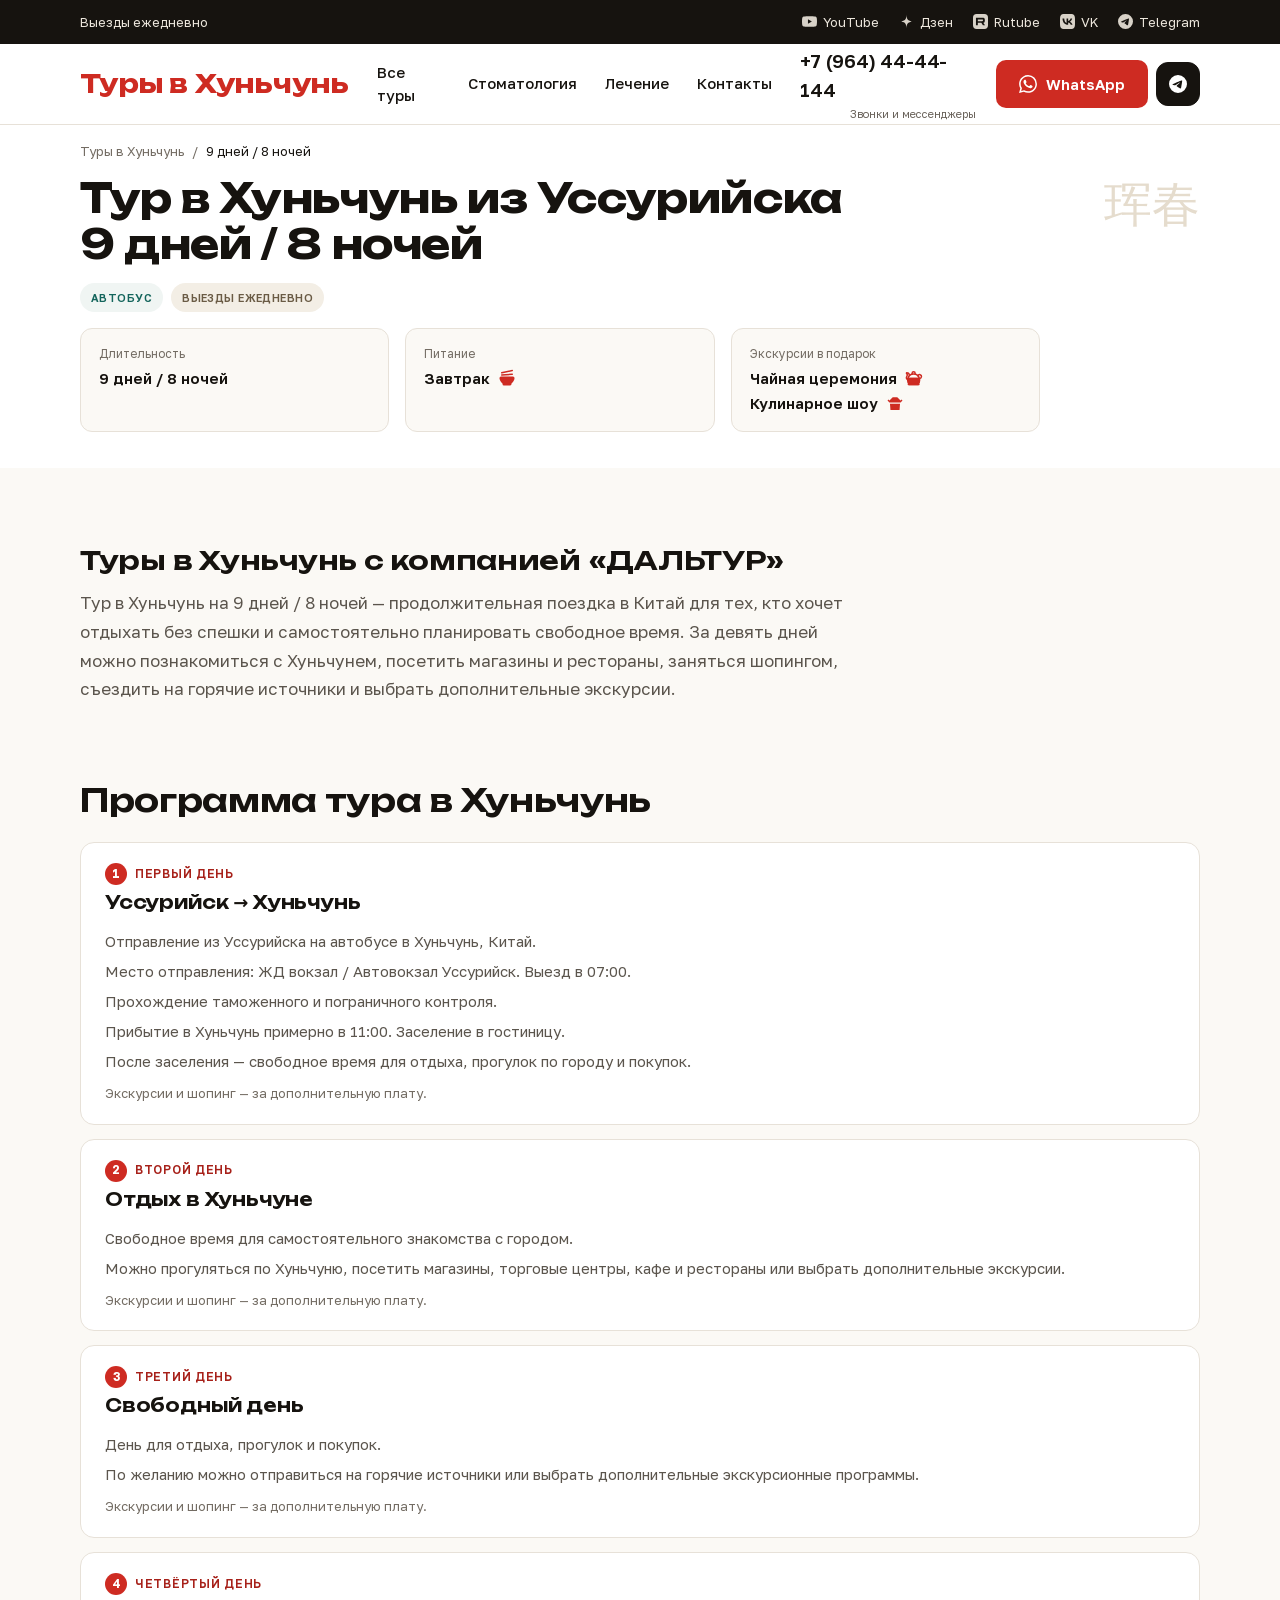
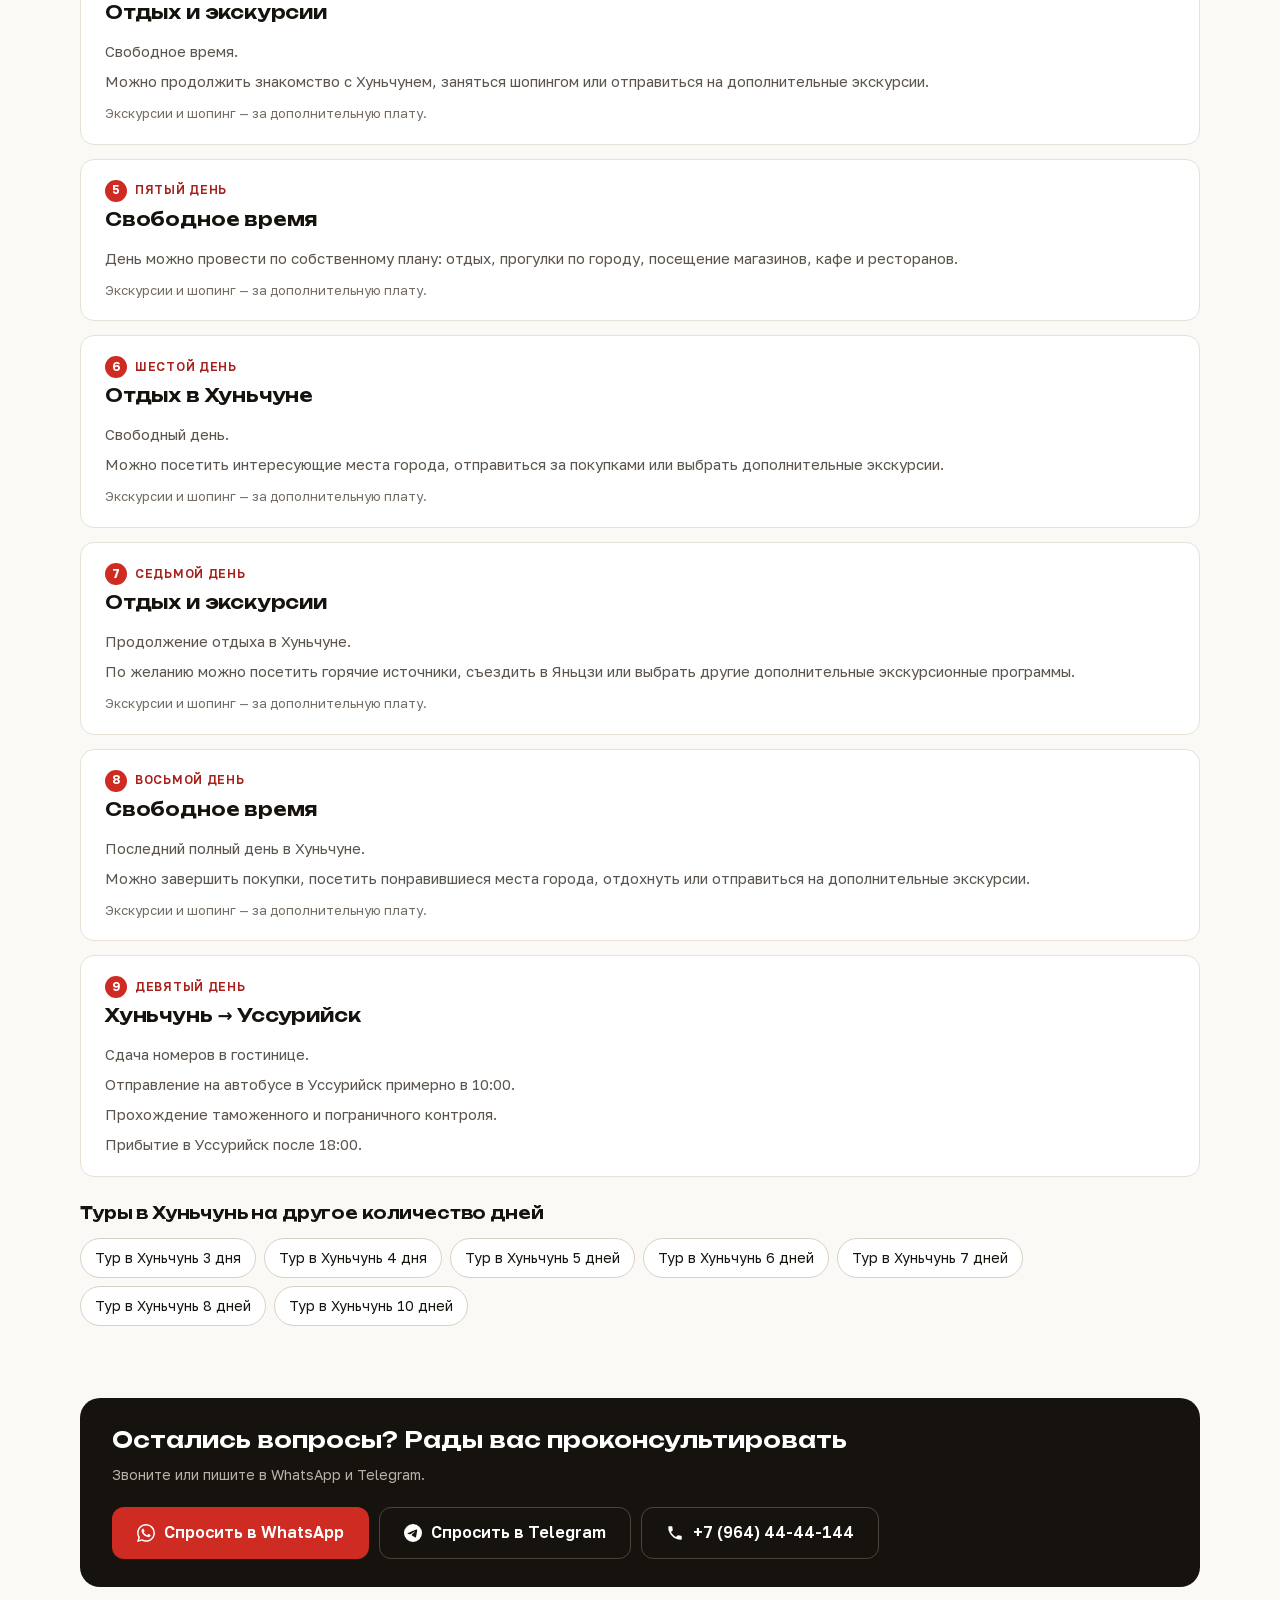
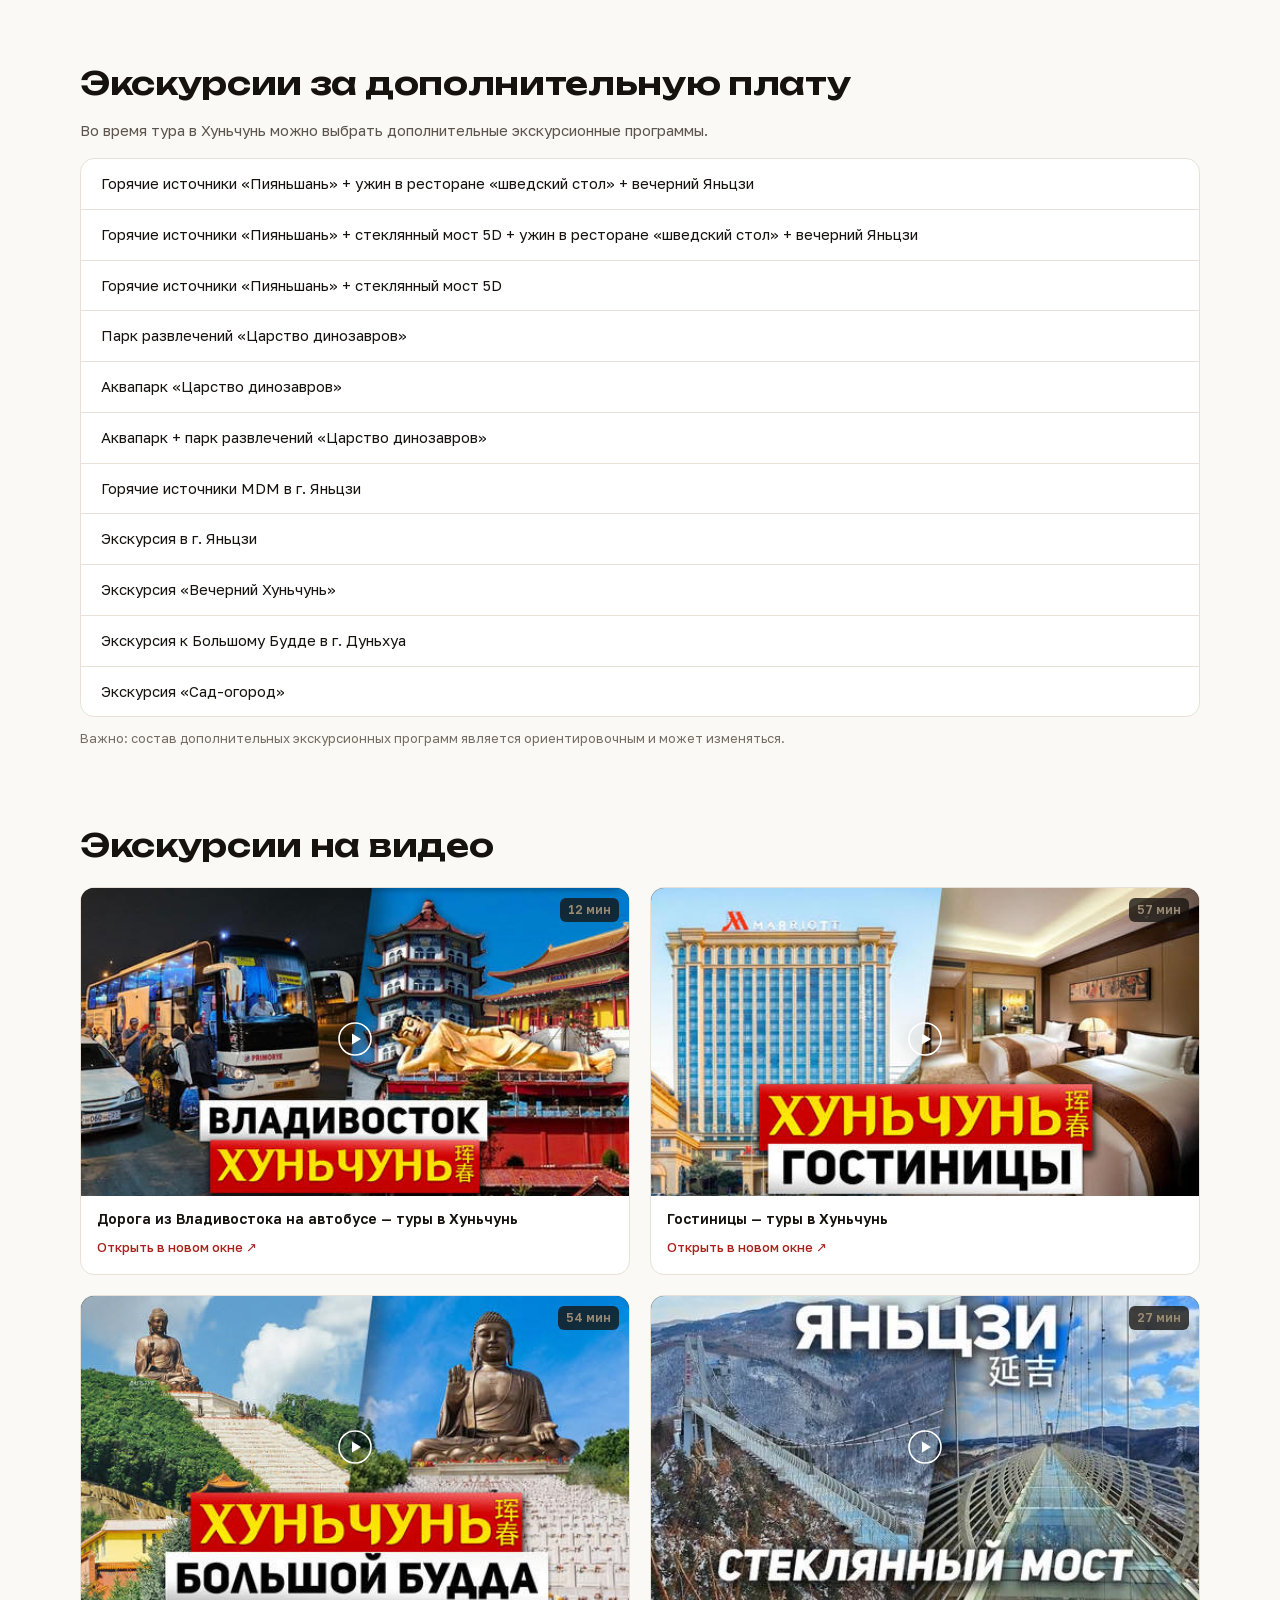
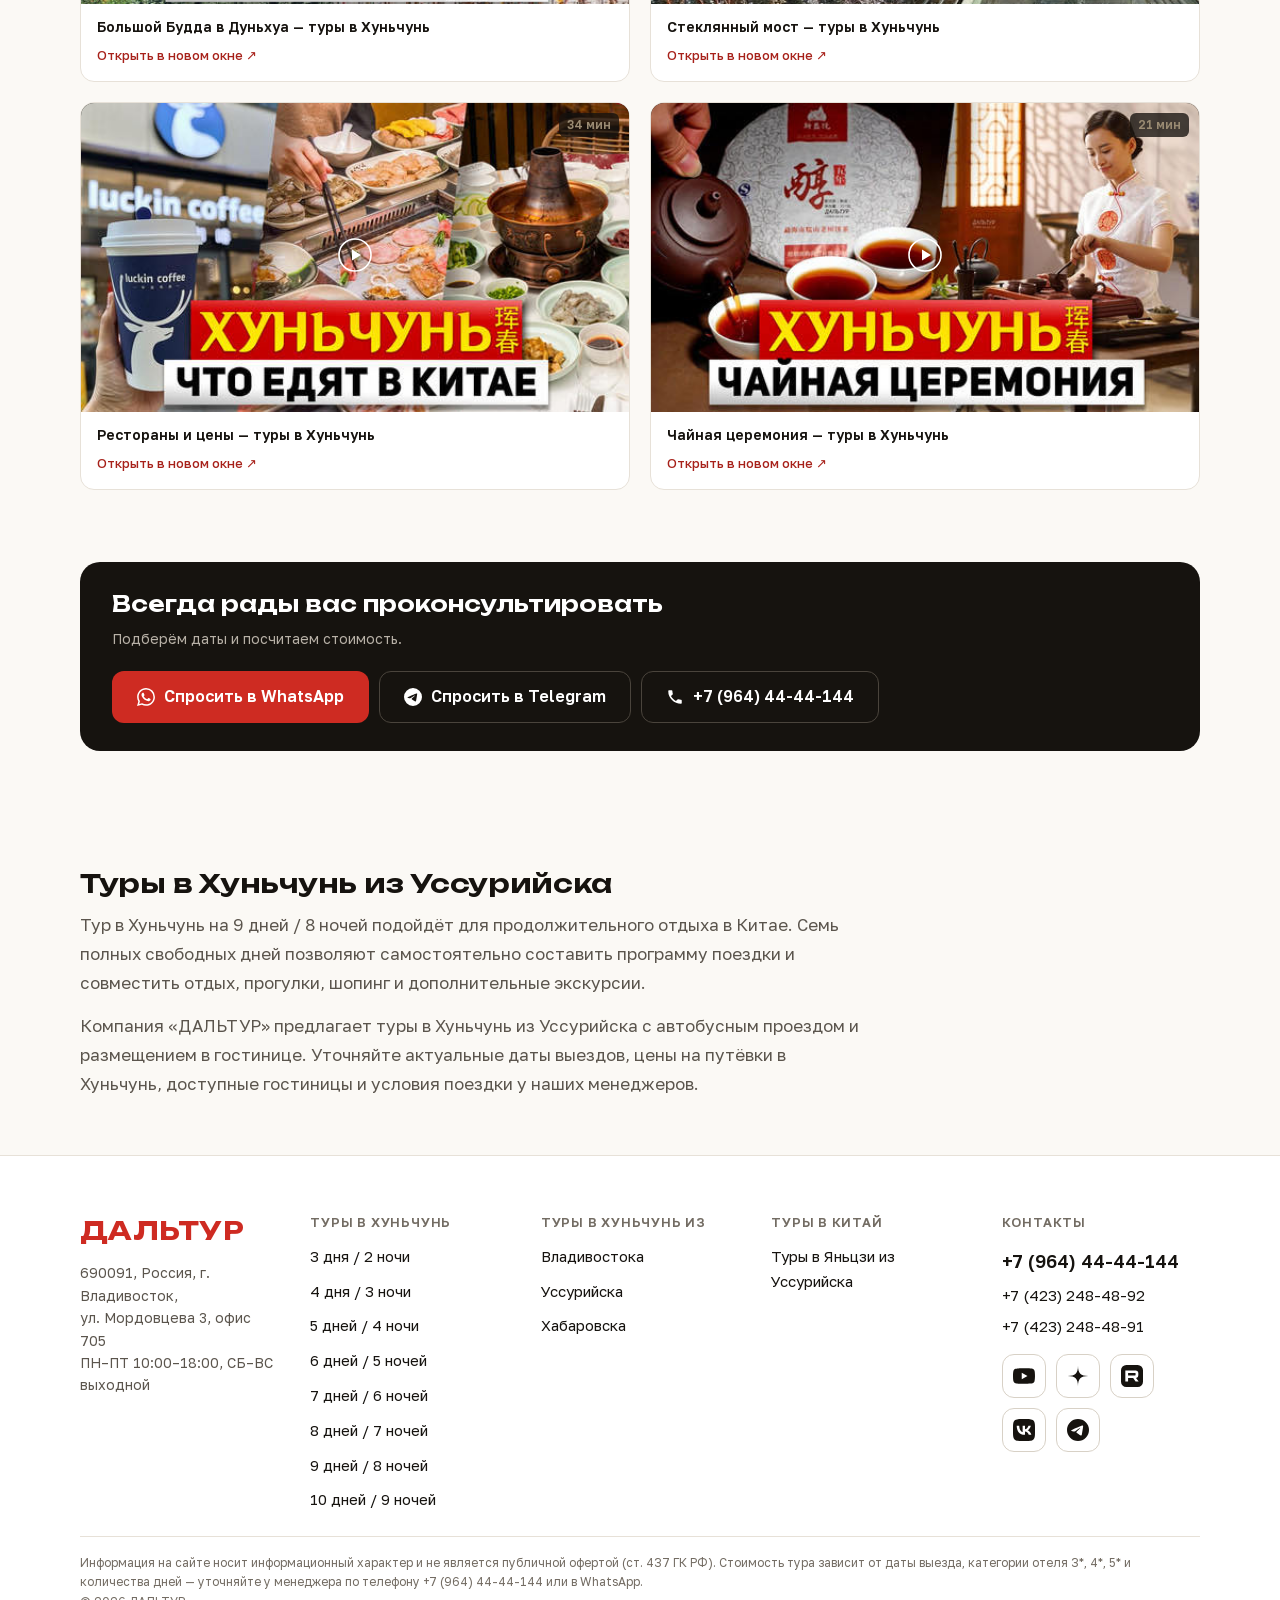
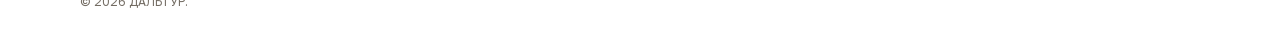
<file: tur-9-dney.html>
<!doctype html>
<html lang="ru">
<head>
<meta charset="utf-8">
<meta name="viewport" content="width=device-width, initial-scale=1">
<title>Тур в Хуньчунь 9 дней / 8 ночей из Уссурийска — ДАЛЬТУР</title>
<meta name="description" content="Тур в Хуньчунь на 9 дней / 8 ночей из Уссурийска: программа по дням, выезды ежедневно. Стоимость уточняйте по телефону +7 (964) 44-44-144.">
<link rel="canonical" href="https://ussuriysk.hunchun-hunchun.ru/tur-9-dney.html">
<meta property="og:url" content="https://ussuriysk.hunchun-hunchun.ru/tur-9-dney.html">
<meta name="theme-color" content="#FBF9F5">
<meta property="og:type" content="website">
<meta property="og:title" content="Тур в Хуньчунь 9 дней / 8 ночей из Уссурийска — ДАЛЬТУР">
<meta property="og:description" content="Тур в Хуньчунь на 9 дней / 8 ночей из Уссурийска: программа по дням, выезды ежедневно. Стоимость уточняйте по телефону +7 (964) 44-44-144.">
<meta property="og:locale" content="ru_RU">
<meta property="og:site_name" content="ДАЛЬТУР">
<link rel="icon" href="/favicon.ico" sizes="48x48">
<link rel="icon" href="assets/favicon.svg" type="image/svg+xml">
<link rel="apple-touch-icon" href="assets/apple-touch-icon.png">
<script type="application/ld+json">{"@context":"https://schema.org","@graph":[{"@type":"TravelAgency","@id":"https://hunchun-hunchun.ru/#org","name":"ДАЛЬТУР","url":"https://hunchun-hunchun.ru/","logo":"https://hunchun-hunchun.ru/assets/apple-touch-icon.png","image":"https://hunchun-hunchun.ru/assets/apple-touch-icon.png","telephone":["+79644444144","+74232484892","+74232484891"],"address":{"@type":"PostalAddress","streetAddress":"ул. Мордовцева, 3, офис 705","addressLocality":"Владивосток","postalCode":"690091","addressCountry":"RU"},"openingHoursSpecification":[{"@type":"OpeningHoursSpecification","dayOfWeek":["Monday","Tuesday","Wednesday","Thursday","Friday"],"opens":"10:00","closes":"18:00"}],"sameAs":["https://www.youtube.com/@DALTOUR","https://dzen.ru/daltour","https://rutube.ru/channel/54520250/","https://vk.ru/daltourvk","https://t.me/daltourChina"]},{"@type":"TouristTrip","name":"Тур в Хуньчунь из Уссурийска — 9 дней / 8 ночей","description":"Тур в Хуньчунь на 9 дней / 8 ночей — продолжительная поездка в Китай для тех, кто хочет отдыхать без спешки и самостоятельно планировать свободное время. За девять дней можно познакомиться с Хуньчунем, посетить магазины и рестораны, заняться шопингом, съездить на горячие источники и выбрать дополнительные экскурсии.","url":"https://ussuriysk.hunchun-hunchun.ru/tur-9-dney.html","touristType":"Автобусный тур","provider":{"@id":"https://hunchun-hunchun.ru/#org"},"itinerary":{"@type":"ItemList","itemListElement":[{"@type":"ListItem","position":1,"name":"Первый день: Уссурийск → Хуньчунь","description":"Отправление из Уссурийска на автобусе в Хуньчунь, Китай. Место отправления: ЖД вокзал / Автовокзал Уссурийск. Выезд в 07:00. Прохождение таможенного и пограничного контроля. Прибытие в Хуньчунь примерно в 11:00. Заселение в гостиницу. После заселения — свободное время для отдыха, прогулок по городу и покупок."},{"@type":"ListItem","position":2,"name":"Второй день: отдых в Хуньчуне","description":"Свободное время для самостоятельного знакомства с городом. Можно прогуляться по Хуньчуню, посетить магазины, торговые центры, кафе и рестораны или выбрать дополнительные экскурсии."},{"@type":"ListItem","position":3,"name":"Третий день: свободный день","description":"День для отдыха, прогулок и покупок. По желанию можно отправиться на горячие источники или выбрать дополнительные экскурсионные программы."},{"@type":"ListItem","position":4,"name":"Четвёртый день: отдых и экскурсии","description":"Свободное время. Можно продолжить знакомство с Хуньчунем, заняться шопингом или отправиться на дополнительные экскурсии."},{"@type":"ListItem","position":5,"name":"Пятый день: свободное время","description":"День можно провести по собственному плану: отдых, прогулки по городу, посещение магазинов, кафе и ресторанов."},{"@type":"ListItem","position":6,"name":"Шестой день: отдых в Хуньчуне","description":"Свободный день. Можно посетить интересующие места города, отправиться за покупками или выбрать дополнительные экскурсии."},{"@type":"ListItem","position":7,"name":"Седьмой день: отдых и экскурсии","description":"Продолжение отдыха в Хуньчуне. По желанию можно посетить горячие источники, съездить в Яньцзи или выбрать другие дополнительные экскурсионные программы."},{"@type":"ListItem","position":8,"name":"Восьмой день: свободное время","description":"Последний полный день в Хуньчуне. Можно завершить покупки, посетить понравившиеся места города, отдохнуть или отправиться на дополнительные экскурсии."},{"@type":"ListItem","position":9,"name":"Девятый день: Хуньчунь → Уссурийск","description":"Сдача номеров в гостинице. Отправление на автобусе в Уссурийск примерно в 10:00. Прохождение таможенного и пограничного контроля. Прибытие в Уссурийск после 18:00."}]}},{"@type":"BreadcrumbList","itemListElement":[{"@type":"ListItem","position":1,"name":"Туры в Хуньчунь","item":"https://ussuriysk.hunchun-hunchun.ru/"},{"@type":"ListItem","position":2,"name":"9 дней / 8 ночей","item":"https://ussuriysk.hunchun-hunchun.ru/tur-9-dney.html"}]}]}</script>
<link rel="preload" href="assets/fonts/unbounded-cyrillic.woff2?v=3e88c0f8" as="font" type="font/woff2" crossorigin>
<link rel="preload" href="assets/fonts/golos-cyrillic.woff2?v=d1593288" as="font" type="font/woff2" crossorigin>
<style>@font-face{font-family:'Golos Text';font-style:normal;font-weight:400 700;font-display:swap;src:url(assets/fonts/golos-cyrillic.woff2?v=d1593288) format('woff2');unicode-range:U+0301, U+0400-045F, U+0490-0491, U+04B0-04B1, U+2116}@font-face{font-family:'Golos Text';font-style:normal;font-weight:400 700;font-display:swap;src:url(assets/fonts/golos-latin.woff2?v=4016a99a) format('woff2');unicode-range:U+0000-00FF, U+0131, U+0152-0153, U+02BB-02BC, U+02C6, U+02DA, U+02DC, U+0304, U+0308, U+0329, U+2000-206F, U+20AC, U+2122, U+2191, U+2193, U+2212, U+2215, U+FEFF, U+FFFD}@font-face{font-family:'Unbounded';font-style:normal;font-weight:600 700;font-display:swap;src:url(assets/fonts/unbounded-cyrillic.woff2?v=3e88c0f8) format('woff2');unicode-range:U+0301, U+0400-045F, U+0490-0491, U+04B0-04B1, U+2116}@font-face{font-family:'Unbounded';font-style:normal;font-weight:600 700;font-display:swap;src:url(assets/fonts/unbounded-latin.woff2?v=aef5c246) format('woff2');unicode-range:U+0000-00FF, U+0131, U+0152-0153, U+02BB-02BC, U+02C6, U+02DA, U+02DC, U+0304, U+0308, U+0329, U+2000-206F, U+20AC, U+2122, U+2191, U+2193, U+2212, U+2215, U+FEFF, U+FFFD}:root{--red: #CE2B22;--red-deep: #A7211A;--red-darker: #7A1711;--ink: #16130F;--ink-soft: #3D382F;--jade: #14655C;--paper: #FBF9F5;--card: #FFFFFF;--line: #E7E1D8;--line-strong: #D8D1C6;--muted: #5B554D;--muted-2: #6A635B;--muted-3: #736C63;--sand: #F3EEE5;--sand-deep: #C9B9A2;--hiero: #CDBFAC;--jade-bg: #F0F5F3;--red-bg: #FBEDEC;--note-bg: #FBF4E8;--note-line: #EBDCC2;--dark-field: #221E19;--dark-line: #3A352E;--dark-text: #B8B1A7;--display: 'Unbounded','Golos Text',system-ui,sans-serif;--body: 'Golos Text',system-ui,-apple-system,'Segoe UI',sans-serif;--r-btn: 10px;--r-card: 16px;--r-block: 20px;--gutter: 20px;--maxw: 1440px;}*,*::before,*::after{box-sizing: border-box;}html{-webkit-text-size-adjust: 100%;scroll-behavior: smooth;}body{margin: 0;font-family: var(--body);font-size: 16px;line-height: 1.55;color: var(--ink);background: var(--paper);-webkit-font-smoothing: antialiased;overflow-wrap: break-word;}body.is-locked{overflow: hidden;}img{max-width: 100%;display: block;}a{color: var(--red-deep);text-decoration: none;}a:hover{color: var(--red-darker);}h1,h2,h3{font-family: var(--display);letter-spacing: -0.01em;margin: 0;}h1{font-weight: 700;}h2,h3{font-weight: 600;}p{margin: 0;}ul{margin: 0;padding: 0;list-style: none;}button{font: inherit;}:focus-visible{outline: 2px solid var(--red-deep);outline-offset: 2px;border-radius: 4px;}.br-desktop{display: none;}.visually-hidden{position: absolute;width: 1px;height: 1px;padding: 0;margin: -1px;overflow: hidden;clip: rect(0 0 0 0);white-space: nowrap;border: 0;}.skip-link{position: absolute;left: 12px;top: -60px;z-index: 100;padding: 10px 16px;background: var(--ink);color: #fff;border-radius: var(--r-btn);font-weight: 600;transition: top .15s;}.skip-link:focus{top: 12px;color: #fff;}.wrap{width: 100%;max-width: var(--maxw);margin: 0 auto;padding-left: var(--gutter);padding-right: var(--gutter);}.section{padding-top: 40px;}.section__head{display: flex;flex-wrap: wrap;align-items: baseline;justify-content: space-between;gap: 8px 24px;}.section__head h2{font-size: 24px;}.section__note{font-size: 13px;color: var(--muted-2);}.btn{display: inline-flex;align-items: center;justify-content: center;gap: 9px;min-height: 52px;padding: 0 24px;border: 1px solid transparent;border-radius: 12px;font-size: 16px;font-weight: 600;line-height: 1.2;text-align: center;cursor: pointer;transition: background-color .15s,border-color .15s,color .15s;}.btn--primary{background: var(--red);color: #fff;}.btn--primary:hover{background: var(--red-deep);color: #fff;}.btn--ghost{background: var(--card);color: var(--ink);border-color: var(--line-strong);}.btn--ghost:hover{border-color: var(--ink);color: var(--ink);}.btn--dark{background: var(--ink);color: #fff;}.btn--dark:hover{background: #2A251E;color: #fff;}.btn--sm{min-height: 44px;padding: 0 18px;font-size: 15px;border-radius: var(--r-btn);}.btn--wide{width: 100%;}.tag{display: inline-flex;align-items: center;padding: 6px 11px;border-radius: 999px;font-size: 11px;font-weight: 600;letter-spacing: 0.04em;white-space: nowrap;}.tag--jade{background: var(--jade-bg);color: var(--jade);}.tag--red{background: var(--red-bg);color: var(--red-deep);}.tag--sand{background: var(--sand);color: #6A5B45;}.tag--onsand{background: #fff;color: var(--jade);}.tag--onsand.tag--red{background: #fff;color: var(--red-deep);}.field{display: flex;flex-direction: column;gap: 6px;}.field>label{font-size: 12px;font-weight: 600;color: var(--muted-2);}.field select,.field input{width: 100%;height: 48px;padding: 0 12px;border: 1px solid var(--line-strong);border-radius: var(--r-btn);background: var(--card);font-family: inherit;font-size: 16px;color: var(--ink);}.field select{appearance: none;padding-right: 34px;background-image: url("data:image/svg+xml,%3Csvg xmlns='http://www.w3.org/2000/svg' width='10' height='6' fill='none'%3E%3Cpath d='M1 1l4 4 4-4' stroke='%238B837A' stroke-width='1.5' stroke-linecap='round'/%3E%3C/svg%3E");background-repeat: no-repeat;background-position: right 14px center;}.topbar{display: none;background: var(--ink);color: #EDE7DD;font-size: 13px;}.topbar .wrap{min-height: 44px;display: flex;align-items: center;justify-content: space-between;gap: 20px;}.topbar__right{display: flex;align-items: center;gap: 20px;}.topbar__hours{color: #ACA69C;}.topbar__sep{color: #4A443C;}.topbar a{color: #EDE7DD;}.topbar a:hover{color: #fff;}.header{position: sticky;top: 0;z-index: 40;background: var(--card);border-bottom: 1px solid var(--line);}.header .wrap{min-height: 64px;display: flex;align-items: center;gap: 12px;}.logo{font-family: var(--display);font-weight: 700;font-size: 20px;letter-spacing: 0.01em;color: var(--red);}.logo:hover{color: var(--red-deep);}.header__nav{display: none;}.header__contacts{display: none;}.icon-btn{flex: none;width: 44px;height: 44px;display: inline-flex;align-items: center;justify-content: center;border: 1px solid var(--line-strong);border-radius: 12px;background: var(--card);color: var(--ink);cursor: pointer;}.icon-btn--plain{border-color: transparent;}.icon-btn--accent{background: var(--red);border-color: var(--red);color: #fff;}.icon-btn--accent:hover{background: var(--red-deep);border-color: var(--red-deep);color: #fff;}.header__spacer{flex: 1 1 auto;}.header__center{flex: 1 1 auto;display: flex;justify-content: center;}.drawer{position: fixed;inset: 0;z-index: 60;display: none;}.drawer[data-open="true"]{display: block;}.drawer__backdrop{position: absolute;inset: 0;background: rgba(22,19,15,.5);border: 0;padding: 0;cursor: pointer;}.drawer__panel{position: absolute;inset: 0 0 0 auto;width: min(320px,88vw);background: var(--card);padding: 16px var(--gutter) 28px;display: flex;flex-direction: column;gap: 4px;overflow-y: auto;}.drawer__top{display: flex;align-items: center;justify-content: space-between;margin-bottom: 12px;}.drawer__panel a{min-height: 48px;display: flex;align-items: center;font-size: 17px;font-weight: 500;color: var(--ink);border-bottom: 1px solid var(--line);}.drawer__panel a:last-child{border-bottom: 0;}.drawer__contacts{margin-top: 20px;display: flex;flex-direction: column;gap: 10px;}.drawer__panel .drawer__contacts a{min-height: 52px;justify-content: center;font-size: 16px;font-weight: 600;border-bottom: 1px solid var(--line-strong);}.drawer__panel .drawer__contacts .btn--primary{color: #fff;border-bottom: 0;}.hero{background: var(--card);padding-top: 28px;padding-bottom: 8px;}.hero__grid{display: flex;flex-direction: column;gap: 24px;}.hero__eyebrow{display: block;font-size: 11px;font-weight: 600;letter-spacing: 0.12em;color: var(--red);}.hero h1{margin-top: 12px;font-size: 30px;line-height: 1.1;text-wrap: balance;}.hero__lead{margin-top: 14px;font-size: 16px;color: var(--muted);}.hero__actions{margin-top: 20px;display: flex;flex-direction: column;gap: 10px;}.hero__facts{margin-top: 22px;display: flex;flex-direction: column;gap: 10px;}.hero__fact{display: flex;align-items: center;gap: 9px;font-size: 14px;color: var(--ink-soft);}.hero__fact svg{flex: none;}.hero__art{min-height: 200px;background: var(--paper);border: 1px solid var(--line);border-radius: var(--r-block);display: flex;flex-direction: column;align-items: center;justify-content: center;gap: 10px;padding: 24px;text-align: center;}.hero__art b{font-size: 15px;color: var(--muted-3);}.hero__art span{font-size: 13px;color: #A39A8E;max-width: 380px;}.picker{background: var(--card);padding-top: 20px;padding-bottom: 8px;}.picker__box{padding: 16px;background: var(--paper);border: 1px solid var(--line);border-radius: var(--r-card);display: flex;flex-direction: column;gap: 12px;}.dest-grid{margin-top: 18px;display: grid;grid-template-columns: repeat(2,minmax(0,1fr));gap: 12px;}.dest{min-height: 108px;padding: 14px;background: var(--card);border: 1px solid var(--line);border-radius: 14px;display: flex;flex-direction: column;justify-content: space-between;gap: 12px;color: var(--ink);transition: border-color .15s,transform .15s;}.dest:hover{border-color: var(--ink);color: var(--ink);transform: translateY(-2px);}.dest__hiero{font-size: 20px;line-height: 1;color: var(--hiero);}.dest__name{display: block;font-size: 16px;font-weight: 600;}.dest__meta{display: block;margin-top: 2px;font-size: 12px;color: var(--muted-2);}.tour-grid{margin-top: 18px;display: grid;grid-template-columns: minmax(0,1fr);gap: 14px;}.tour{background: var(--card);border: 1px solid var(--line);border-radius: var(--r-card);overflow: hidden;color: var(--ink);display: flex;flex-direction: column;transition: border-color .15s;}.tour:hover{border-color: var(--ink);color: var(--ink);}.tour__top{min-height: 76px;padding: 14px 16px;background: var(--sand);display: flex;align-items: flex-start;justify-content: space-between;gap: 12px;}.tour__hiero{font-size: 26px;line-height: 1;color: var(--sand-deep);}.tour__body{padding: 16px;display: flex;flex-direction: column;flex-grow: 1;}.tour__title{font-size: 18px;font-weight: 600;line-height: 1.25;font-family: var(--body);}.tour__list{margin-top: 12px;display: flex;flex-direction: column;gap: 7px;font-size: 14px;line-height: 1.45;color: var(--muted);}.tour__foot{margin-top: auto;padding-top: 16px;display: flex;align-items: center;justify-content: space-between;gap: 12px;}.tour__price{font-size: 18px;font-weight: 700;}.tour__price small{display: block;font-size: 12px;font-weight: 400;color: var(--muted-2);}.tour-list{margin-top: 20px;display: grid;grid-template-columns: minmax(0,1fr);gap: 12px;}.tour-row{padding: 18px;background: var(--card);border: 1px solid var(--line);border-radius: var(--r-card);display: flex;flex-direction: column;justify-content: space-between;gap: 16px;min-height: 150px;color: var(--ink);transition: border-color .15s;}.tour-row:hover{border-color: var(--ink);color: var(--ink);}.tour-row[data-featured="true"]{border-width: 2px;border-color: var(--ink);padding: 17px;}.tour-row__head{display: flex;flex-direction: column-reverse;align-items: flex-start;gap: 10px;}.tour-row__name{font-size: 19px;font-weight: 600;line-height: 1.25;}.tour-row__foot{display: flex;align-items: flex-end;justify-content: space-between;gap: 12px;}.tour-row__desc{font-size: 13px;color: var(--muted-2);line-height: 1.45;}.tour-row__price{font-size: 17px;font-weight: 700;white-space: nowrap;}.filters{display: flex;align-items: center;gap: 8px;overflow-x: auto;padding-bottom: 4px;scrollbar-width: none;-webkit-overflow-scrolling: touch;}.filters::-webkit-scrollbar{display: none;}.chip{flex: none;min-height: 40px;padding: 0 16px;display: inline-flex;align-items: center;background: var(--card);color: var(--ink);border: 1px solid var(--line-strong);border-radius: 999px;font-size: 14px;font-weight: 500;cursor: pointer;white-space: nowrap;}.chip[aria-pressed="true"]{background: var(--ink);color: #fff;border-color: var(--ink);font-weight: 600;}.filters__sep{flex: none;width: 1px;height: 28px;background: var(--line);margin: 0 4px;}.toolbar{margin-top: 20px;display: flex;flex-direction: column;gap: 12px;}.toolbar__sort{display: flex;align-items: center;gap: 10px;}.toolbar__sort label{font-size: 14px;color: var(--muted-2);white-space: nowrap;}.toolbar__sort select{height: 40px;width: auto;min-width: 180px;}.results-count{font-size: 14px;color: var(--muted-2);}.why-grid{margin-top: 18px;display: grid;grid-template-columns: minmax(0,1fr);gap: 12px;}.why{padding: 14px 16px;background: var(--card);border: 1px solid var(--line);border-radius: 14px;display: flex;flex-direction: column;gap: 6px;}.why svg{display: none;}.why b{font-size: 16px;font-weight: 600;}.why span{font-size: 14px;line-height: 1.5;color: var(--muted);}.lead{padding: 22px 20px;background: var(--ink);border-radius: var(--r-block);display: flex;flex-direction: column;gap: 16px;}.lead h2{font-size: 20px;line-height: 1.25;color: #fff;}.lead p{margin-top: 10px;font-size: 14px;line-height: 1.5;color: var(--dark-text);}.lead form{display: flex;flex-direction: column;gap: 12px;}.lead .field>label{color: var(--dark-text);}.lead .field input{height: 50px;border-color: var(--dark-line);background: var(--dark-field);color: #fff;}.lead .field input::placeholder{color: #7C756B;}.lead__consent{font-size: 12px;line-height: 1.5;color: #8E877D;}.lead__consent a{color: var(--dark-text);text-decoration: underline;}.cta{padding: 24px 20px;background: var(--ink);border-radius: var(--r-block);display: flex;flex-direction: column;gap: 18px;}.cta b{display: block;font-family: var(--display);font-weight: 600;font-size: 20px;color: #fff;}.cta span{display: block;margin-top: 8px;font-size: 14px;color: var(--dark-text);}.cta__actions{display: flex;flex-direction: column;gap: 10px;}.cta__actions .btn--ghost{background: transparent;color: #fff;border-color: #4A443C;}.cta__actions .btn--ghost:hover{border-color: #fff;color: #fff;}.footer{margin-top: 40px;padding-top: 28px;background: var(--card);border-top: 1px solid var(--line);}.footer__grid{display: flex;flex-direction: column;gap: 24px;}.footer__col h3{font-family: var(--body);font-size: 13px;font-weight: 600;letter-spacing: 0.06em;color: var(--muted-3);}.footer__col ul{margin-top: 12px;display: flex;flex-direction: column;gap: 10px;}.footer__col ul a{font-size: 15px;color: var(--ink);}.footer__col ul a:hover{color: var(--red-deep);}.footer__addr{margin-top: 12px;font-size: 14px;line-height: 1.6;color: var(--muted);}.footer__phones{margin-top: 16px;display: flex;flex-direction: column;gap: 8px;}.footer__phones a{font-size: 15px;color: var(--ink);}.footer__phones a:first-child{font-size: 18px;font-weight: 600;}.footer__social{margin-top: 16px;display: flex;gap: 10px;}.footer__social a{width: 44px;height: 44px;border: 1px solid var(--line-strong);border-radius: 12px;display: flex;align-items: center;justify-content: center;font-size: 12px;font-weight: 600;color: var(--ink);}.footer__social a:hover{border-color: var(--ink);}.footer__legal{margin-top: 24px;padding: 16px 0 24px;border-top: 1px solid var(--line);font-size: 12px;line-height: 1.6;color: var(--muted-3);}.crumbs{display: flex;flex-wrap: wrap;align-items: center;gap: 8px;font-size: 13px;color: var(--muted-3);padding-top: 16px;}.crumbs a{color: var(--muted-3);}.crumbs a:hover{color: var(--ink);}.crumbs [aria-current]{color: var(--ink);}.page-head{background: var(--card);padding-bottom: 24px;}.page-head__row{margin-top: 16px;display: flex;align-items: flex-end;justify-content: space-between;gap: 20px;}.page-head h1{font-size: 26px;line-height: 1.12;}.page-head p{margin-top: 14px;font-size: 16px;color: var(--muted);}.page-head__hiero{display: none;font-family: var(--display);font-size: 56px;line-height: 1;color: #E5DCCD;}.tour-head{background: var(--card);padding-bottom: 20px;}.tour-head__row{margin-top: 14px;display: flex;align-items: flex-start;justify-content: space-between;gap: 12px;}.tour-head h1{font-size: 26px;line-height: 1.15;}.tour-head__hiero{font-size: 22px;line-height: 1.2;color: #E5DCCD;white-space: nowrap;}.tour-head__tags{margin-top: 16px;display: flex;gap: 8px;flex-wrap: wrap;}.facts{margin-top: 16px;display: grid;grid-template-columns: repeat(2,minmax(0,1fr));gap: 10px;}.fact{padding: 12px 14px;background: var(--paper);border: 1px solid var(--line);border-radius: 12px;}.fact dt{font-size: 12px;color: var(--muted-3);}.fact dd{margin: 3px 0 0;font-size: 15px;font-weight: 600;}.pricebox{margin-top: 16px;padding: 16px;background: var(--paper);border: 1px solid var(--line);border-radius: 14px;display: flex;align-items: center;justify-content: space-between;gap: 16px;flex-wrap: wrap;}.pricebox b{display: block;font-size: 20px;font-weight: 700;}.pricebox span{display: block;font-size: 12px;color: var(--muted-2);}.days{margin-top: 16px;display: flex;flex-direction: column;gap: 12px;}.day{padding: 16px;background: var(--card);border: 1px solid var(--line);border-radius: 14px;}.day__head{display: flex;align-items: center;gap: 10px;}.day__num{flex: none;width: 28px;height: 28px;background: var(--ink);color: #fff;border-radius: 8px;display: flex;align-items: center;justify-content: center;font-size: 13px;font-weight: 700;}.day__title{font-size: 16px;font-weight: 600;}.day p{margin-top: 12px;font-size: 14px;line-height: 1.6;color: var(--muted);}.incl{margin-top: 16px;display: grid;grid-template-columns: minmax(0,1fr);gap: 12px;}.incl__box{padding: 16px;background: var(--card);border: 1px solid var(--line);border-radius: 14px;}.incl__box h3{font-family: var(--body);font-size: 12px;font-weight: 600;letter-spacing: 0.06em;}.incl__box h3.is-in{color: var(--jade);}.incl__box h3.is-out{color: var(--red-deep);}.incl__box ul{margin-top: 10px;display: flex;flex-direction: column;gap: 7px;font-size: 14px;line-height: 1.5;color: var(--ink-soft);}.incl__box li{padding-left: 14px;position: relative;}.incl__box li::before{content: "·";position: absolute;left: 2px;}.notice{margin-top: 16px;padding: 16px;background: var(--note-bg);border: 1px solid var(--note-line);border-radius: 14px;}.notice b{font-size: 15px;font-weight: 600;}.notice p{margin-top: 10px;font-size: 14px;line-height: 1.6;color: var(--muted);}.pill-row{margin-top: 12px;display: flex;flex-wrap: wrap;gap: 8px;}.pill{min-height: 40px;padding: 0 14px;display: inline-flex;align-items: center;background: var(--card);border: 1px solid var(--line-strong);border-radius: 999px;font-size: 14px;color: var(--ink);}.pill:hover{border-color: var(--ink);color: var(--ink);}.stickybar{position: fixed;left: 0;right: 0;bottom: 0;z-index: 50;padding: 10px var(--gutter) calc(10px + env(safe-area-inset-bottom));background: var(--card);border-top: 1px solid var(--line);display: flex;align-items: center;gap: 10px;}.stickybar__price{display: flex;flex-direction: column;line-height: 1.2;}.stickybar__price small{font-size: 11px;color: var(--muted-3);}.stickybar__price b{font-size: 16px;}.stickybar .btn{flex: 1 1 auto;min-height: 48px;padding: 0 14px;font-size: 15px;}body.has-stickybar{padding-bottom: 88px;}.swatches{margin-top: 14px;display: grid;grid-template-columns: repeat(2,minmax(0,1fr));gap: 12px;}.swatch__chip{height: 72px;border-radius: 12px;border: 1px solid var(--line);}.swatch b{display: block;margin-top: 8px;font-size: 13px;font-weight: 600;}.swatch span{display: block;font-size: 12px;color: var(--muted-2);}.kv{margin-top: 14px;display: flex;flex-direction: column;gap: 8px;font-size: 14px;line-height: 1.5;color: var(--ink-soft);}.eyebrow{font-size: 12px;font-weight: 600;letter-spacing: 0.08em;color: var(--muted-3);}.rules{margin-top: 12px;display: grid;grid-template-columns: minmax(0,1fr);gap: 10px 32px;font-size: 14px;line-height: 1.5;color: var(--ink-soft);}@media (min-width: 768px){:root{--gutter: 40px;}.section{padding-top: 56px;}.section__head h2{font-size: 28px;}.hero{padding-top: 48px;}.hero h1{font-size: 40px;}.hero__lead{font-size: 18px;}.hero__actions{flex-direction: row;}.hero__facts{flex-direction: row;flex-wrap: wrap;gap: 24px;}.hero__art{min-height: 280px;}.picker__box{flex-direction: row;align-items: flex-end;gap: 16px;padding: 18px 20px;background: var(--card);box-shadow: 0 6px 24px rgba(22,19,15,.06);}.picker__box .field{flex: 1 1 0;}.dest-grid{grid-template-columns: repeat(3,minmax(0,1fr));gap: 16px;}.tour-grid{grid-template-columns: repeat(2,minmax(0,1fr));gap: 20px;}.tour-list{grid-template-columns: repeat(2,minmax(0,1fr));}.why-grid{grid-template-columns: repeat(2,minmax(0,1fr));gap: 20px;}.incl{grid-template-columns: repeat(2,minmax(0,1fr));gap: 20px;}.facts{grid-template-columns: repeat(4,minmax(0,1fr));}.swatches{grid-template-columns: repeat(3,minmax(0,1fr));}.rules{grid-template-columns: repeat(2,minmax(0,1fr));}.toolbar{flex-direction: row;align-items: center;justify-content: space-between;}.tour-row__head{flex-direction: row;justify-content: space-between;gap: 12px;}.lead{flex-direction: row;align-items: center;gap: 40px;padding: 32px;}.lead__text{flex: 1 1 45%;}.lead h2{font-size: 24px;}.lead form{flex: 1 1 55%;}.cta{flex-direction: row;align-items: center;justify-content: space-between;padding: 28px 32px;}.cta b{font-size: 22px;}.cta__actions{flex-direction: row;}.footer__grid{flex-direction: row;flex-wrap: wrap;gap: 32px;}.footer__col{flex: 1 1 180px;}.footer__col--brand{flex: 1 1 260px;}.page-head h1{font-size: 34px;}.page-head__hiero{display: block;font-size: 44px;}.tour-head h1{font-size: 32px;}.tour-head__hiero{font-size: 38px;}.stickybar{display: none;}body.has-stickybar{padding-bottom: 0;}}@media (min-width: 1100px){:root{--gutter: 80px;}body{font-size: 16px;}.topbar{display: block;}.header .wrap{min-height: 80px;gap: 28px;}.logo{font-size: 25px;}.header__burger{display: none;}.header__center{flex: none;justify-content: flex-start;}.header__nav{display: flex;align-items: center;gap: 28px;font-size: 15px;font-weight: 500;flex: 1 1 auto;}.header__nav a{color: var(--ink);display: inline-flex;align-items: center;gap: 6px;}.header__nav a:hover{color: var(--red-deep);}.header__contacts{display: flex;align-items: center;gap: 20px;}.header__phone{display: flex;flex-direction: column;align-items: flex-end;}.header__phone a{font-size: 19px;font-weight: 600;color: var(--ink);letter-spacing: -0.01em;}.header__phone span{font-size: 11px;color: var(--muted-2);}.header__contacts .btn{min-height: 48px;padding: 0 22px;border-radius: var(--r-btn);font-size: 15px;}.header__msgr-mobile,.hero__phone{display: none !important;}.section{padding-top: 72px;}.section__head h2{font-size: 32px;}.section__note{font-size: 15px;}.hero{padding-top: 72px;padding-bottom: 0;}.hero__grid{flex-direction: row;gap: 56px;align-items: flex-start;}.hero__col{width: 620px;max-width: 55%;}.hero h1{font-size: 50px;line-height: 1.06;}.br-desktop{display: inline;}.hero__lead{max-width: 520px;}.hero__actions{margin-top: 32px;}.hero__actions .btn{min-height: 54px;padding: 0 28px;}.hero__facts{margin-top: 40px;gap: 14px 24px;}.hero__art{flex: 1 1 auto;min-height: 372px;align-self: stretch;}.picker{padding-top: 28px;padding-bottom: 0;}.dest-grid{grid-template-columns: repeat(5,minmax(0,1fr));gap: 20px;}.dest{min-height: 158px;padding: 18px;border-radius: var(--r-card);}.dest__hiero{font-size: 26px;}.dest__name{font-size: 19px;}.dest__meta{font-size: 13px;margin-top: 4px;}.tour-grid{grid-template-columns: repeat(3,minmax(0,1fr));gap: 24px;}.tour{border-radius: var(--r-block);}.tour__top{min-height: 104px;padding: 16px 20px;}.tour__hiero{font-size: 34px;}.tour__body{padding: 20px;}.tour__title{font-size: 20px;}.tour__price{font-size: 20px;}.tour-list{grid-template-columns: repeat(3,minmax(0,1fr));gap: 20px;}.tour-row{min-height: 178px;padding: 20px;}.tour-row[data-featured="true"]{padding: 19px;}.tour-row__name{font-size: 20px;}.tour-row__price{font-size: 18px;}.why-grid{grid-template-columns: repeat(4,minmax(0,1fr));gap: 24px;}.why{background: transparent;border: 0;padding: 0;gap: 10px;}.why svg{display: block;}.why b{font-size: 17px;}.lead{padding: 36px 40px;gap: 56px;border-radius: 24px;}.lead h2{font-size: 28px;}.lead p{font-size: 15px;margin-top: 14px;}.lead form{flex-direction: row;flex-wrap: wrap;align-items: flex-end;gap: 12px;}.lead form .field{flex: 1 1 150px;}.lead form .btn{flex: 0 0 auto;min-height: 50px;}.lead__consent{flex: 1 0 100%;margin-top: 2px;}.footer{margin-top: 56px;padding-top: 56px;}.footer__grid{flex-wrap: nowrap;gap: 32px;}.footer__col--brand{flex: 1.4 1 0;}.footer__col{flex: 1 1 0;}.page-head h1{font-size: 42px;line-height: 1.08;}.page-head p{font-size: 17px;max-width: 720px;}.page-head__hiero{font-size: 56px;}.tour-head h1{font-size: 40px;}.tour-head__hiero{font-size: 48px;}.facts{gap: 16px;}.fact{padding: 16px 18px;}.pricebox{padding: 20px 24px;}.pricebox b{font-size: 24px;}.days{gap: 14px;}.day{padding: 20px 24px;}.day__title{font-size: 18px;}.day p{font-size: 15px;}.incl__box{padding: 24px 28px;border-radius: var(--r-block);}.incl__box h3{font-size: 13px;}.incl__box ul{font-size: 15px;gap: 9px;}.notice{padding: 20px 24px;}.swatches{grid-template-columns: repeat(6,minmax(0,1fr));}}@media (prefers-reduced-motion: reduce){html{scroll-behavior: auto;}*,*::before,*::after{transition-duration: .001ms !important;animation-duration: .001ms !important;}}@media print{.header,.topbar,.stickybar,.drawer,.cta,.lead{display: none !important;}body{background: #fff;}}.askprice{margin-top: 16px;padding: 16px;background: var(--paper);border: 1px solid var(--line);border-radius: 14px;display: flex;flex-direction: column;gap: 12px;}.askprice b{font-size: 17px;font-weight: 600;}.askprice p{font-size: 14px;line-height: 1.5;color: var(--muted);}.askprice__actions{display: flex;flex-direction: column;gap: 10px;}.videos{margin-top: 16px;display: grid;grid-template-columns: minmax(0,1fr);gap: 14px;}.video{background: var(--card);border: 1px solid var(--line);border-radius: 14px;overflow: hidden;}.video__frame{aspect-ratio: 16 / 9;background: var(--sand);display: flex;flex-direction: column;align-items: center;justify-content: center;gap: 8px;padding: 16px;text-align: center;}.video__frame b{font-size: 14px;font-weight: 600;color: #7A6A52;}.video__frame span{font-size: 12px;line-height: 1.5;color: #9A8B73;max-width: 320px;}.video__frame iframe{width: 100%;height: 100%;border: 0;display: block;}.video__cap{display: flex;flex-direction: column;align-items: flex-start;padding: 12px 16px 10px;font-size: 14px;font-weight: 600;}.msgr{display: flex;align-items: center;gap: 8px;}.msgr .icon-btn--tg{background: var(--ink);border-color: var(--ink);color: #fff;}.msgr .icon-btn--tg:hover{background: #2A251E;color: #fff;}.durations{margin-top: 18px;display: grid;grid-template-columns: minmax(0,1fr);gap: 12px;}.duration{padding: 18px;background: var(--card);border: 1px solid var(--line);border-radius: var(--r-card);display: flex;align-items: center;justify-content: space-between;gap: 16px;min-height: 92px;color: var(--ink);transition: border-color .15s,transform .15s;}.duration:hover{border-color: var(--ink);color: var(--ink);transform: translateY(-2px);}.duration__n{display: flex;flex-direction: column;gap: 4px;}.duration__days{font-family: var(--display);font-weight: 600;font-size: 20px;line-height: 1.15;}.duration__nights{font-size: 13px;color: var(--muted-2);}.duration__go{flex: none;display: inline-flex;align-items: center;gap: 8px;font-size: 14px;font-weight: 600;color: var(--red-deep);}@media (min-width: 768px){.durations{grid-template-columns: repeat(2,minmax(0,1fr));gap: 16px;}.videos{grid-template-columns: repeat(2,minmax(0,1fr));gap: 20px;}.askprice{flex-direction: row;align-items: center;justify-content: space-between;gap: 24px;}.askprice__actions{flex-direction: row;flex: none;}}@media (min-width: 1100px){.durations{grid-template-columns: repeat(3,minmax(0,1fr));gap: 20px;}.duration{min-height: 104px;padding: 20px 24px;}.duration__days{font-size: 22px;}.askprice{padding: 20px 24px;}}.hero__band{margin-top: 24px;}.hero__band picture{display: block;border-radius: var(--r-block);overflow: hidden;background: var(--sand);}.hero__band img{width: 100%;height: auto;aspect-ratio: 2 / 1;object-fit: cover;object-position: 38% center;display: block;}@media (min-width: 768px){.hero__band img{aspect-ratio: 10 / 3;object-position: center;}}.hero__grid--solo .hero__col{width: 100%;max-width: 100%;}@media (min-width: 1100px){.hero__grid--solo .hero__col{max-width: 760px;}.hero__band{margin-top: 40px;}}.tour__band{margin-top: 28px;}.tour__band picture{display: block;border-radius: var(--r-block);overflow: hidden;background: var(--sand);}.tour__band img{width: 100%;height: auto;aspect-ratio: 16 / 9;object-fit: cover;display: block;}@media (min-width: 768px){.tour__band img{aspect-ratio: 21 / 9;}}.shot{margin: 0;}.credit{padding: 8px 2px 0;font-size: 12px;line-height: 1.45;color: var(--muted-3);}.credit a{color: var(--muted-2);text-decoration: underline;}.credit a:hover{color: var(--ink);}.hero--lean{padding-top: 28px;padding-bottom: 8px;}.hero--lean h1{font-size: 30px;line-height: 1.1;text-wrap: balance;}.hero--lean .hero__lead{margin-top: 14px;max-width: 620px;}.section--tight{padding-top: 20px;}.marks{display: flex;flex-direction: column;gap: 12px;}.mark{display: flex;align-items: center;gap: 10px;font-size: 16px;font-weight: 500;color: var(--ink-soft);}.mark svg{flex: none;}.contacts{padding: 22px 20px;background: var(--ink);border-radius: var(--r-block);display: flex;flex-direction: column;gap: 18px;}.contacts__text b{display: block;font-family: var(--display);font-weight: 600;font-size: 20px;line-height: 1.25;color: #fff;}.contacts__text span{display: block;margin-top: 10px;font-size: 14px;line-height: 1.5;color: var(--dark-text);}.contacts__actions{display: flex;flex-wrap: wrap;gap: 10px;}.contacts__actions .btn{flex: 1 1 auto;}.contacts__actions .btn--ghost{background: transparent;color: #fff;border-color: #4A443C;}.contacts__actions .btn--ghost:hover{border-color: #fff;color: #fff;}.btn--tel{font-variant-numeric: tabular-nums;white-space: nowrap;}.facts--pair{grid-template-columns: repeat(2,minmax(0,1fr));}.day__head{flex-direction: column;align-items: flex-start;gap: 4px;}.day__ord{font-size: 12px;font-weight: 600;letter-spacing: 0.06em;text-transform: uppercase;color: var(--red-deep);}a.video__frame{color: var(--ink);cursor: pointer;}.video:hover{border-color: var(--ink);}.video.is-playing:hover{border-color: var(--line);}a.video__frame:hover .video__play{color: var(--red);}.video__ext{display: inline-flex;align-items: center;min-height: 32px;margin-top: 2px;font-size: 13px;font-weight: 500;color: var(--red-deep);}.video__ext:hover{text-decoration: underline;}.video__play{color: #B9A88C;line-height: 0;transition: color .15s;}.video__hint{font-size: 12px;line-height: 1.45;color: #9A8B73;max-width: 260px;text-align: center;}.video--empty .video__cap{color: var(--muted-3);font-weight: 400;}@media (min-width: 768px){.hero--lean{padding-top: 48px;}.hero--lean h1{font-size: 40px;}.marks{flex-direction: row;gap: 32px;}.contacts{padding: 28px 32px;gap: 22px;}.contacts__text b{font-size: 22px;}.contacts__actions .btn{flex: 0 1 auto;}.facts--pair{grid-template-columns: repeat(2,minmax(0,1fr));max-width: 640px;}}@media (min-width: 1100px){.hero--lean{padding-top: 64px;padding-bottom: 0;}.hero--lean h1{font-size: 50px;line-height: 1.06;}.hero--lean .hero__lead{font-size: 18px;}.section--tight{padding-top: 32px;}.mark{font-size: 17px;}}.prose{max-width: 780px;}.prose p{font-size: 16px;line-height: 1.7;color: var(--muted);}.prose p + p{margin-top: 14px;}.gallery{display: grid;grid-template-columns: minmax(0,1fr);gap: 14px;}.gallery__item{border-radius: var(--r-block);overflow: hidden;}.gallery__item picture{display: block;}.gallery__item img{width: 100%;height: auto;aspect-ratio: 3 / 2;object-fit: cover;display: block;}.gallery__item--empty{aspect-ratio: 3 / 2;background: var(--sand);border: 1px solid var(--line);display: flex;align-items: center;justify-content: center;padding: 20px;text-align: center;}.gallery__item--empty span{font-size: 13px;color: #9A8B73;}@media (min-width: 768px){.gallery{grid-template-columns: repeat(2,minmax(0,1fr));gap: 20px;}.prose p{font-size: 17px;}}.prose h2{margin-top: 36px;font-family: var(--display);font-weight: 600;font-size: 22px;line-height: 1.25;color: var(--ink);}.prose h2 + p{margin-top: 12px;}.prose__list{margin: 14px 0 0;padding-left: 20px;list-style: disc;display: flex;flex-direction: column;gap: 6px;font-size: 16px;line-height: 1.6;color: var(--muted);}.prose__list + p{margin-top: 14px;}@media (min-width: 1100px){.prose h2{font-size: 26px;margin-top: 44px;}}.video--thumb .video__frame{position: relative;padding: 0;overflow: hidden;background: var(--ink);}.video--thumb .video__frame img{position: absolute;inset: 0;width: 100%;height: 100%;object-fit: cover;display: block;}.video--thumb .video__play{position: relative;z-index: 1;color: #fff;filter: drop-shadow(0 2px 8px rgba(0,0,0,.45));}.video--thumb a.video__frame:hover .video__play{color: #fff;transform: scale(1.08);}.video__play{transition: color .15s,transform .15s;}.video__len{position: absolute;right: 10px;top: 10px;z-index: 1;padding: 3px 8px;border-radius: 6px;background: rgba(22,19,15,.78);color: #fff;font-size: 12px;font-weight: 600;}.video__cap small{display: block;margin-top: 4px;font-size: 12px;font-weight: 400;color: var(--muted-3);}.video.is-playing{cursor: default;}.video.is-playing:hover{border-color: var(--line);}.video.is-playing .video__frame{padding: 0;background: #000;}.video.is-playing iframe{position: absolute;inset: 0;width: 100%;height: 100%;border: 0;display: block;}.video--thumb .video__frame,.video.is-playing .video__frame{position: relative;}@media (min-width: 1360px){.contacts{flex-direction: row;align-items: center;justify-content: space-between;gap: 32px;}.contacts__text{flex: 1 1 auto;min-width: 0;}.contacts__actions{flex: 0 0 auto;flex-wrap: nowrap;}}@media (max-width: 359px){.contacts{padding-left: 14px;padding-right: 14px;}.tour-head__hiero{display: none;}}.topbar__soc{display: inline-flex;align-items: center;gap: 6px;}.topbar__soc svg{flex: none;opacity: .9;}.footer__social{flex-wrap: wrap;}.footer__social a svg{display: block;}.footer__social a:hover{color: var(--red-deep);}.footer__legal a{color: inherit;text-decoration: underline;}.day p + p{margin-top: 6px;}.day .day__note{margin-top: 10px;font-size: 13px;color: var(--muted-3);}.section__lead{margin-top: 10px;max-width: 780px;font-size: 15px;line-height: 1.6;color: var(--muted);}.excursions{margin-top: 16px;background: var(--card);border: 1px solid var(--line);border-radius: 14px;overflow: hidden;}.excursions li{display: flex;flex-direction: column;gap: 4px;padding: 14px 16px;font-size: 15px;line-height: 1.45;}.excursions li + li{border-top: 1px solid var(--line);}.excursions b{font-weight: 600;color: var(--ink);white-space: nowrap;}.excursions__note{margin-top: 12px;font-size: 13px;line-height: 1.5;color: var(--muted-3);}@media (min-width: 768px){.excursions li{flex-direction: row;justify-content: space-between;align-items: baseline;gap: 24px;padding: 14px 20px;}.excursions b{flex: none;}}.facts--three{grid-template-columns: repeat(2,minmax(0,1fr));}.facts--three .fact--gift{grid-column: 1 / -1;}@media (min-width: 768px){.facts--three{grid-template-columns: repeat(3,minmax(0,1fr));max-width: 960px;}.facts--three .fact--gift{grid-column: auto;}}.prose h3{margin-top: 24px;font-size: 17px;font-weight: 600;line-height: 1.35;color: var(--ink);}.prose h3 + p{margin-top: 8px;}.prose--city>p:first-child{margin-top: 0;}.gift{display: flex;align-items: center;gap: 8px;}.gift + .gift{margin-top: 2px;}.gift svg{flex: none;color: var(--red);}.day-pre{margin-top: 16px;padding: 14px 16px;background: var(--card);border: 1px dashed var(--line-strong);border-radius: 14px;}.day-pre b{font-size: 15px;}.day-pre p{margin-top: 6px;font-size: 14px;line-height: 1.6;color: var(--muted);}.facts--three{align-items: stretch;}.header__msgr-mobile{display: flex;gap: 8px;}@media (max-width: 1099px){.header .wrap{display: grid;grid-template-columns: 1fr auto 1fr;}.header__burger{justify-self: start;}.header__center{justify-content: center;}.header__msgr-mobile{justify-self: end;}}@media (max-width: 399px){.header .logo{font-size: 17px;}.header__msgr-mobile{gap: 6px;}.header__msgr-mobile .icon-btn{width: 40px;height: 40px;}}.hero__phone{margin-top: 14px;display: inline-flex;align-items: center;gap: 8px;min-height: 44px;font-size: 18px;font-weight: 600;color: var(--ink);}.hero__phone svg{color: var(--red);}.day__num{display: inline-flex;align-items: center;justify-content: center;width: 22px;height: 22px;margin-right: 8px;border-radius: 50%;background: var(--red);color: #fff;font-size: 12px;font-weight: 700;letter-spacing: 0;}.day__ord{display: inline-flex;align-items: center;}.prose__contacts a{color: var(--red-deep);font-weight: 600;text-decoration: underline;text-underline-offset: 3px;}.tour-other{margin-top:24px;}.tour-other__title{font-size:16px;font-weight:600;color:var(--ink);}.header .logo{white-space:nowrap;}@media (max-width: 399px){.header .logo{display:block;max-width:112px;white-space:normal;text-align:center;font-size:15px;line-height:1.05;}}@media (min-width: 400px) and (max-width: 1099px){.header .logo{font-size:16px;}}@media (min-width: 1100px) and (max-width: 1279px){.header .logo{font-size:20px;}}</style>
</head>
<body class="has-stickybar">

<a class="skip-link" href="#main">Перейти к содержимому</a>

<div class="topbar">
  <div class="wrap">
    <span>Выезды ежедневно</span>
    <div class="topbar__right">
      <a class="topbar__soc" href="https://www.youtube.com/@DALTOUR" target="_blank" rel="noopener"><svg width="15" height="15" viewBox="0 0 24 24" aria-hidden="true"><path fill="currentColor" fill-rule="evenodd" d="M23.498 6.186a3.016 3.016 0 0 0-2.122-2.136C19.505 3.545 12 3.545 12 3.545s-7.505 0-9.377.505A3.017 3.017 0 0 0 .502 6.186C0 8.07 0 12 0 12s0 3.93.502 5.814a3.016 3.016 0 0 0 2.122 2.136c1.871.505 9.376.505 9.376.505s7.505 0 9.377-.505a3.015 3.015 0 0 0 2.122-2.136C24 15.93 24 12 24 12s0-3.93-.502-5.814zM9.545 15.568V8.432L15.818 12l-6.273 3.568z"/></svg>YouTube</a> <a class="topbar__soc" href="https://dzen.ru/daltour" target="_blank" rel="noopener"><svg width="15" height="15" viewBox="2 2 44 44" aria-hidden="true"><path fill="currentColor" fill-rule="evenodd" d="M24 3.5C24 18.457 29.653 24 44.5 24C29.568 24 24 29.657 24 44.5C24 29.59 18.457 24 3.5 24C18.457 24 24 18.373 24 3.5Z"/></svg>Дзен</a> <a class="topbar__soc" href="https://rutube.ru/channel/54520250/" target="_blank" rel="noopener"><svg width="15" height="15" viewBox="0 0 132 132" aria-hidden="true"><path fill="currentColor" fill-rule="evenodd" d="M32 0h68a32 32 0 0 1 32 32v68a32 32 0 0 1-32 32H32A32 32 0 0 1 0 100V32A32 32 0 0 1 32 0z M81.536 62.987H42.54V47.555h38.997c2.278 0 3.862.397 4.657 1.09s1.287 1.98 1.287 3.858v5.541c0 1.98-.492 3.265-1.287 3.959-.795.693-2.379.99-4.657.99zm2.675-29.981H26V99h16.539V77.53h30.479L87.48 99H106L90.055 77.429c5.878-.871 8.518-2.673 10.695-5.642s3.269-7.716 3.269-14.051v-4.948c0-3.758-.398-6.727-1.092-9.002s-1.88-4.255-3.565-6.033c-1.78-1.683-3.76-2.868-6.14-3.663-2.378-.693-5.35-1.09-9.01-1.09z"/></svg>Rutube</a> <a class="topbar__soc" href="https://vk.ru/daltourvk" target="_blank" rel="noopener"><svg width="15" height="15" viewBox="0 0 24 24" aria-hidden="true"><path fill="currentColor" fill-rule="evenodd" d="m9.489.004.729-.003h3.564l.73.003.914.01.433.007.418.011.403.014.388.016.374.021.36.025.345.03.333.033c1.74.196 2.933.616 3.833 1.516.9.9 1.32 2.092 1.516 3.833l.034.333.029.346.025.36.02.373.025.588.012.41.013.644.009.915.004.98-.001 3.313-.003.73-.01.914-.007.433-.011.418-.014.403-.016.388-.021.374-.025.36-.03.345-.033.333c-.196 1.74-.616 2.933-1.516 3.833-.9.9-2.092 1.32-3.833 1.516l-.333.034-.346.029-.36.025-.373.02-.588.025-.41.012-.644.013-.915.009-.98.004-3.313-.001-.73-.003-.914-.01-.433-.007-.418-.011-.403-.014-.388-.016-.374-.021-.36-.025-.345-.03-.333-.033c-1.74-.196-2.933-.616-3.833-1.516-.9-.9-1.32-2.092-1.516-3.833l-.034-.333-.029-.346-.025-.36-.02-.373-.025-.588-.012-.41-.013-.644-.009-.915-.004-.98.001-3.313.003-.73.01-.914.007-.433.011-.418.014-.403.016-.388.021-.374.025-.36.03-.345.033-.333c.196-1.74.616-2.933 1.516-3.833.9-.9 2.092-1.32 3.833-1.516l.333-.034.346-.029.36-.025.373-.02.588-.025.41-.012.644-.013.915-.009ZM6.79 7.3H4.05c.13 6.24 3.25 9.99 8.72 9.99h.31v-3.57c2.01.2 3.53 1.67 4.14 3.57h2.84c-.78-2.84-2.83-4.41-4.11-5.01 1.28-.74 3.08-2.54 3.51-4.98h-2.58c-.56 1.98-2.22 3.78-3.8 3.95V7.3H10.5v6.92c-1.6-.4-3.62-2.34-3.71-6.92Z"/></svg>VK</a> <a class="topbar__soc" href="https://t.me/daltourChina" target="_blank" rel="noopener"><svg width="15" height="15" viewBox="0 0 24 24" aria-hidden="true"><path fill="currentColor" fill-rule="evenodd" d="M11.944 0A12 12 0 0 0 0 12a12 12 0 0 0 12 12 12 12 0 0 0 12-12A12 12 0 0 0 12 0a12 12 0 0 0-.056 0zm4.962 7.224c.1-.002.321.023.465.14a.506.506 0 0 1 .171.325c.016.093.036.306.02.472-.18 1.898-.962 6.502-1.36 8.627-.168.9-.499 1.201-.82 1.23-.696.065-1.225-.46-1.9-.902-1.056-.693-1.653-1.124-2.678-1.8-1.185-.78-.417-1.21.258-1.91.177-.184 3.247-2.977 3.307-3.23.007-.032.014-.15-.056-.212s-.174-.041-.249-.024c-.106.024-1.793 1.14-5.061 3.345-.48.33-.913.49-1.302.48-.428-.008-1.252-.241-1.865-.44-.752-.245-1.349-.374-1.297-.789.027-.216.325-.437.893-.663 3.498-1.524 5.83-2.529 6.998-3.014 3.332-1.386 4.025-1.627 4.476-1.635z"/></svg>Telegram</a>
    </div>
  </div>
</div>

<header class="header">
  <div class="wrap">
    <button type="button" class="icon-btn icon-btn--plain header__burger" data-drawer-open aria-expanded="false" aria-controls="drawer" aria-label="Открыть меню">
      <svg width="22" height="16" viewBox="0 0 22 16" fill="none" aria-hidden="true"><path d="M0 1h22M0 8h22M0 15h16" stroke="currentColor" stroke-width="1.8" stroke-linecap="round"/></svg>
    </button>

    <div class="header__center"><a class="logo" href="https://ussuriysk.hunchun-hunchun.ru/">Туры в Хуньчунь</a></div>

    <nav class="header__nav" aria-label="Основная навигация">
      <a href="https://ussuriysk.hunchun-hunchun.ru/#tury">Все туры</a>
      <a href="https://stomatologiya.hunchun-hunchun.ru/">Стоматология</a>
      <a href="https://lechenie-v-kitae.hunchun-hunchun.ru/">Лечение</a>
      <a href="https://ussuriysk.hunchun-hunchun.ru/#kontakty">Контакты</a>
    </nav>

    <div class="header__contacts">
      <span class="header__phone">
        <a href="tel:+79644444144">+7 (964) 44-44-144</a>
        <span>Звонки и мессенджеры</span>
      </span>
      <span class="msgr">
        <a class="btn btn--primary" href="https://wa.me/79644444144?text=%D0%97%D0%B4%D1%80%D0%B0%D0%B2%D1%81%D1%82%D0%B2%D1%83%D0%B9%D1%82%D0%B5%21%20%D0%98%D0%BD%D1%82%D0%B5%D1%80%D0%B5%D1%81%D1%83%D1%8E%D1%82%20%D1%82%D1%83%D1%80%D1%8B%20%D0%B2%20%D0%A5%D1%83%D0%BD%D1%8C%D1%87%D1%83%D0%BD%D1%8C%20%D0%B8%D0%B7%20%D0%A3%D1%81%D1%81%D1%83%D1%80%D0%B8%D0%B9%D1%81%D0%BA%D0%B0." target="_blank" rel="noopener"><svg width="18" height="18" viewBox="0 0 24 24" aria-hidden="true"><path fill="currentColor" fill-rule="evenodd" d="M17.472 14.382c-.297-.149-1.758-.867-2.03-.967-.273-.099-.471-.148-.67.15-.197.297-.767.966-.94 1.164-.173.199-.347.223-.644.075-.297-.15-1.255-.463-2.39-1.475-.883-.788-1.48-1.761-1.653-2.059-.173-.297-.018-.458.13-.606.134-.133.298-.347.446-.52.149-.174.198-.298.298-.497.099-.198.05-.371-.025-.52-.075-.149-.669-1.612-.916-2.207-.242-.579-.487-.5-.669-.51-.173-.008-.371-.01-.57-.01-.198 0-.52.074-.792.372-.272.297-1.04 1.016-1.04 2.479 0 1.462 1.065 2.875 1.213 3.074.149.198 2.096 3.2 5.077 4.487.709.306 1.262.489 1.694.625.712.227 1.36.195 1.871.118.571-.085 1.758-.719 2.006-1.413.248-.694.248-1.289.173-1.413-.074-.124-.272-.198-.57-.347m-5.421 7.403h-.004a9.87 9.87 0 01-5.031-1.378l-.361-.214-3.741.982.998-3.648-.235-.374a9.86 9.86 0 01-1.51-5.26c.001-5.45 4.436-9.884 9.888-9.884 2.64 0 5.122 1.03 6.988 2.898a9.825 9.825 0 012.893 6.994c-.003 5.45-4.437 9.884-9.885 9.884m8.413-18.297A11.815 11.815 0 0012.05 0C5.495 0 .16 5.335.157 11.892c0 2.096.547 4.142 1.588 5.945L.057 24l6.305-1.654a11.882 11.882 0 005.683 1.448h.005c6.554 0 11.89-5.335 11.893-11.893a11.821 11.821 0 00-3.48-8.413Z"/></svg> WhatsApp</a>
        <a class="icon-btn icon-btn--tg" href="https://t.me/daltourChina" target="_blank" rel="noopener" aria-label="Написать в Telegram"><svg width="18" height="18" viewBox="0 0 24 24" aria-hidden="true"><path fill="currentColor" fill-rule="evenodd" d="M11.944 0A12 12 0 0 0 0 12a12 12 0 0 0 12 12 12 12 0 0 0 12-12A12 12 0 0 0 12 0a12 12 0 0 0-.056 0zm4.962 7.224c.1-.002.321.023.465.14a.506.506 0 0 1 .171.325c.016.093.036.306.02.472-.18 1.898-.962 6.502-1.36 8.627-.168.9-.499 1.201-.82 1.23-.696.065-1.225-.46-1.9-.902-1.056-.693-1.653-1.124-2.678-1.8-1.185-.78-.417-1.21.258-1.91.177-.184 3.247-2.977 3.307-3.23.007-.032.014-.15-.056-.212s-.174-.041-.249-.024c-.106.024-1.793 1.14-5.061 3.345-.48.33-.913.49-1.302.48-.428-.008-1.252-.241-1.865-.44-.752-.245-1.349-.374-1.297-.789.027-.216.325-.437.893-.663 3.498-1.524 5.83-2.529 6.998-3.014 3.332-1.386 4.025-1.627 4.476-1.635z"/></svg></a>
      </span>
    </div>

    <span class="header__msgr-mobile">
      <a class="icon-btn icon-btn--tg" href="https://t.me/daltourChina" target="_blank" rel="noopener" aria-label="Написать в Telegram"><svg width="18" height="18" viewBox="0 0 24 24" aria-hidden="true"><path fill="currentColor" fill-rule="evenodd" d="M11.944 0A12 12 0 0 0 0 12a12 12 0 0 0 12 12 12 12 0 0 0 12-12A12 12 0 0 0 12 0a12 12 0 0 0-.056 0zm4.962 7.224c.1-.002.321.023.465.14a.506.506 0 0 1 .171.325c.016.093.036.306.02.472-.18 1.898-.962 6.502-1.36 8.627-.168.9-.499 1.201-.82 1.23-.696.065-1.225-.46-1.9-.902-1.056-.693-1.653-1.124-2.678-1.8-1.185-.78-.417-1.21.258-1.91.177-.184 3.247-2.977 3.307-3.23.007-.032.014-.15-.056-.212s-.174-.041-.249-.024c-.106.024-1.793 1.14-5.061 3.345-.48.33-.913.49-1.302.48-.428-.008-1.252-.241-1.865-.44-.752-.245-1.349-.374-1.297-.789.027-.216.325-.437.893-.663 3.498-1.524 5.83-2.529 6.998-3.014 3.332-1.386 4.025-1.627 4.476-1.635z"/></svg></a>
      <a class="icon-btn icon-btn--accent" href="https://wa.me/79644444144?text=%D0%97%D0%B4%D1%80%D0%B0%D0%B2%D1%81%D1%82%D0%B2%D1%83%D0%B9%D1%82%D0%B5%21%20%D0%98%D0%BD%D1%82%D0%B5%D1%80%D0%B5%D1%81%D1%83%D1%8E%D1%82%20%D1%82%D1%83%D1%80%D1%8B%20%D0%B2%20%D0%A5%D1%83%D0%BD%D1%8C%D1%87%D1%83%D0%BD%D1%8C%20%D0%B8%D0%B7%20%D0%A3%D1%81%D1%81%D1%83%D1%80%D0%B8%D0%B9%D1%81%D0%BA%D0%B0." target="_blank" rel="noopener" aria-label="Написать в WhatsApp"><svg width="18" height="18" viewBox="0 0 24 24" aria-hidden="true"><path fill="currentColor" fill-rule="evenodd" d="M17.472 14.382c-.297-.149-1.758-.867-2.03-.967-.273-.099-.471-.148-.67.15-.197.297-.767.966-.94 1.164-.173.199-.347.223-.644.075-.297-.15-1.255-.463-2.39-1.475-.883-.788-1.48-1.761-1.653-2.059-.173-.297-.018-.458.13-.606.134-.133.298-.347.446-.52.149-.174.198-.298.298-.497.099-.198.05-.371-.025-.52-.075-.149-.669-1.612-.916-2.207-.242-.579-.487-.5-.669-.51-.173-.008-.371-.01-.57-.01-.198 0-.52.074-.792.372-.272.297-1.04 1.016-1.04 2.479 0 1.462 1.065 2.875 1.213 3.074.149.198 2.096 3.2 5.077 4.487.709.306 1.262.489 1.694.625.712.227 1.36.195 1.871.118.571-.085 1.758-.719 2.006-1.413.248-.694.248-1.289.173-1.413-.074-.124-.272-.198-.57-.347m-5.421 7.403h-.004a9.87 9.87 0 01-5.031-1.378l-.361-.214-3.741.982.998-3.648-.235-.374a9.86 9.86 0 01-1.51-5.26c.001-5.45 4.436-9.884 9.888-9.884 2.64 0 5.122 1.03 6.988 2.898a9.825 9.825 0 012.893 6.994c-.003 5.45-4.437 9.884-9.885 9.884m8.413-18.297A11.815 11.815 0 0012.05 0C5.495 0 .16 5.335.157 11.892c0 2.096.547 4.142 1.588 5.945L.057 24l6.305-1.654a11.882 11.882 0 005.683 1.448h.005c6.554 0 11.89-5.335 11.893-11.893a11.821 11.821 0 00-3.48-8.413Z"/></svg></a>
    </span>
  </div>
</header>

<div class="drawer" id="drawer" data-drawer data-open="false">
  <button type="button" class="drawer__backdrop" data-drawer-close aria-label="Закрыть меню"></button>
  <nav class="drawer__panel" aria-label="Мобильное меню">
    <div class="drawer__top">
      <span class="logo">Туры в Хуньчунь</span>
      <button type="button" class="icon-btn" data-drawer-close aria-label="Закрыть меню">
        <svg width="16" height="16" viewBox="0 0 16 16" fill="none" aria-hidden="true"><path d="M1 1l14 14M15 1L1 15" stroke="currentColor" stroke-width="1.8" stroke-linecap="round"/></svg>
      </button>
    </div>
    <a href="https://ussuriysk.hunchun-hunchun.ru/">Главная</a>
    <a href="https://ussuriysk.hunchun-hunchun.ru/#tury">Все туры</a>
    <a href="https://ussuriysk.hunchun-hunchun.ru/#o-gorode">О городе</a>
    <a href="https://stomatologiya.hunchun-hunchun.ru/">Стоматология</a>
    <a href="https://lechenie-v-kitae.hunchun-hunchun.ru/">Лечение</a>
    <a href="https://ussuriysk.hunchun-hunchun.ru/#kontakty">Контакты</a>
    <div class="drawer__contacts">
      <a class="btn btn--primary" href="https://wa.me/79644444144?text=%D0%97%D0%B4%D1%80%D0%B0%D0%B2%D1%81%D1%82%D0%B2%D1%83%D0%B9%D1%82%D0%B5%21%20%D0%98%D0%BD%D1%82%D0%B5%D1%80%D0%B5%D1%81%D1%83%D1%8E%D1%82%20%D1%82%D1%83%D1%80%D1%8B%20%D0%B2%20%D0%A5%D1%83%D0%BD%D1%8C%D1%87%D1%83%D0%BD%D1%8C%20%D0%B8%D0%B7%20%D0%A3%D1%81%D1%81%D1%83%D1%80%D0%B8%D0%B9%D1%81%D0%BA%D0%B0." target="_blank" rel="noopener"><svg width="18" height="18" viewBox="0 0 24 24" aria-hidden="true"><path fill="currentColor" fill-rule="evenodd" d="M17.472 14.382c-.297-.149-1.758-.867-2.03-.967-.273-.099-.471-.148-.67.15-.197.297-.767.966-.94 1.164-.173.199-.347.223-.644.075-.297-.15-1.255-.463-2.39-1.475-.883-.788-1.48-1.761-1.653-2.059-.173-.297-.018-.458.13-.606.134-.133.298-.347.446-.52.149-.174.198-.298.298-.497.099-.198.05-.371-.025-.52-.075-.149-.669-1.612-.916-2.207-.242-.579-.487-.5-.669-.51-.173-.008-.371-.01-.57-.01-.198 0-.52.074-.792.372-.272.297-1.04 1.016-1.04 2.479 0 1.462 1.065 2.875 1.213 3.074.149.198 2.096 3.2 5.077 4.487.709.306 1.262.489 1.694.625.712.227 1.36.195 1.871.118.571-.085 1.758-.719 2.006-1.413.248-.694.248-1.289.173-1.413-.074-.124-.272-.198-.57-.347m-5.421 7.403h-.004a9.87 9.87 0 01-5.031-1.378l-.361-.214-3.741.982.998-3.648-.235-.374a9.86 9.86 0 01-1.51-5.26c.001-5.45 4.436-9.884 9.888-9.884 2.64 0 5.122 1.03 6.988 2.898a9.825 9.825 0 012.893 6.994c-.003 5.45-4.437 9.884-9.885 9.884m8.413-18.297A11.815 11.815 0 0012.05 0C5.495 0 .16 5.335.157 11.892c0 2.096.547 4.142 1.588 5.945L.057 24l6.305-1.654a11.882 11.882 0 005.683 1.448h.005c6.554 0 11.89-5.335 11.893-11.893a11.821 11.821 0 00-3.48-8.413Z"/></svg> Спросить в WhatsApp</a>
      <a class="btn btn--ghost" href="https://t.me/daltourChina" target="_blank" rel="noopener"><svg width="18" height="18" viewBox="0 0 24 24" aria-hidden="true"><path fill="currentColor" fill-rule="evenodd" d="M11.944 0A12 12 0 0 0 0 12a12 12 0 0 0 12 12 12 12 0 0 0 12-12A12 12 0 0 0 12 0a12 12 0 0 0-.056 0zm4.962 7.224c.1-.002.321.023.465.14a.506.506 0 0 1 .171.325c.016.093.036.306.02.472-.18 1.898-.962 6.502-1.36 8.627-.168.9-.499 1.201-.82 1.23-.696.065-1.225-.46-1.9-.902-1.056-.693-1.653-1.124-2.678-1.8-1.185-.78-.417-1.21.258-1.91.177-.184 3.247-2.977 3.307-3.23.007-.032.014-.15-.056-.212s-.174-.041-.249-.024c-.106.024-1.793 1.14-5.061 3.345-.48.33-.913.49-1.302.48-.428-.008-1.252-.241-1.865-.44-.752-.245-1.349-.374-1.297-.789.027-.216.325-.437.893-.663 3.498-1.524 5.83-2.529 6.998-3.014 3.332-1.386 4.025-1.627 4.476-1.635z"/></svg> Спросить в Telegram</a>
      <a class="btn btn--ghost btn--tel" href="tel:+79644444144"><svg width="18" height="18" viewBox="0 0 24 24" aria-hidden="true"><path fill="currentColor" d="M6.62 10.79c1.44 2.83 3.76 5.15 6.59 6.59l2.2-2.2c.28-.28.67-.36 1.02-.25c1.12.37 2.32.57 3.57.57a1 1 0 0 1 1 1V20a1 1 0 0 1-1 1A17 17 0 0 1 3 4a1 1 0 0 1 1-1h3.5a1 1 0 0 1 1 1c0 1.25.2 2.45.57 3.57c.11.35.03.74-.25 1.02z"/></svg> +7 (964) 44-44-144</a>
    </div>
  </nav>
</div>

<main id="main">

  <section class="tour-head">
    <div class="wrap">
      <nav class="crumbs" aria-label="Хлебные крошки">
        <a href="https://ussuriysk.hunchun-hunchun.ru/">Туры в Хуньчунь</a><span aria-hidden="true">/</span>
        <span aria-current="page">9 дней / 8 ночей</span>
      </nav>

      <div class="tour-head__row">
        <h1>Тур в Хуньчунь из Уссурийска<br>9 дней / 8 ночей</h1>
        <span class="tour-head__hiero" lang="zh" aria-hidden="true">珲春</span>
      </div>

      <!-- F6: тег транспорта оставляем, заказчику понравился -->
      <div class="tour-head__tags">
        <span class="tag tag--jade">АВТОБУС</span>
        <span class="tag tag--sand">ВЫЕЗДЫ ЕЖЕДНЕВНО</span>
      </div>

      <!-- F1, F2: без «Дороги» и «Времени выезда». F3: только длительность и питание. -->
      <dl class="facts facts--three">
        <div class="fact"><dt>Длительность</dt><dd>9 дней / 8 ночей</dd></div>
        <div class="fact"><dt>Питание</dt><dd><span class="gift">Завтрак <svg width="18" height="18" viewBox="0 0 24 24" aria-hidden="true"><path fill="currentColor" d="M20 10a2 2 0 0 1 2 2v.5c0 1.694-2.247 5.49-3.983 6.983l-.017.013V20a2 2 0 0 1-1.85 1.995L16 22H8a2 2 0 0 1-2-2v-.496l-.065-.053c-1.76-1.496-3.794-4.965-3.928-6.77L2 12.5V12a2 2 0 0 1 2-2zm-1.071-3.997a1 1 0 1 1 .142 1.994l-14 1a1 1 0 1 1-.142-1.994zm-.139-4.981a1 1 0 1 1 .42 1.956l-14 3a1 1 0 1 1-.42-1.956z"/></svg></span></dd></div>
        <div class="fact fact--gift"><dt>Экскурсии в подарок</dt><dd><span class="gift">Чайная церемония <svg width="18" height="18" viewBox="0 0 48 48" aria-hidden="true"><g fill="none" stroke="currentColor" stroke-linecap="round" stroke-linejoin="round" stroke-width="4"><path d="M23.001 13c-7.3 0-13.458 5.07-15.379 12H38.38c-1.92-6.93-8.079-12-15.379-12"/><path fill="currentColor" d="M7.001 29.593c0 4.418 1.665 8.433 4.381 11.407H34.62c2.716-2.974 4.381-6.989 4.381-11.407c0-1.594-.217-3.134-.62-4.593H7.62C7.217 26.459 7 28 7 29.593"/><path d="M27 13v-2a4 4 0 0 0-4-4v0a4 4 0 0 0-4 4v2M7 28s-1.985-.131-3-2.5C2.5 22 5 20 6 17c.761-2.282-.793-3.986-1.58-4.67c-.252-.22-.42-.53-.42-.865v-.618c0-.489.354-.903.843-.92C5.878 9.887 7.663 9.996 9 11c2 1.5 3 6 3 6M9 41h28m2-16a5 5 0 1 0-4.584-7"/></g></svg></span><span class="gift">Кулинарное шоу <svg width="18" height="18" viewBox="0 0 24 24" aria-hidden="true"><path fill="currentColor" d="M4.625 10L2 7.45l1.4-1.4L5 7.65l-.05-.6L9 3h6l4.05 4.05l-.05.6l1.6-1.6l1.4 1.4L19.375 10zM5.95 20l-.65-8.45h13.4L18.05 20z"/></svg></span></dd></div>
      </dl>
    </div>
  </section>

  <section class="section section--tight">
    <div class="wrap">
      <div class="prose">
        <h2>Туры в Хуньчунь с компанией «ДАЛЬТУР»</h2>
        <p>Тур в Хуньчунь на 9 дней / 8 ночей — продолжительная поездка в Китай для тех, кто хочет отдыхать без спешки и самостоятельно планировать свободное время. За девять дней можно познакомиться с Хуньчунем, посетить магазины и рестораны, заняться шопингом, съездить на горячие источники и выбрать дополнительные экскурсии.</p>
      </div>
    </div>
  </section>

  <section class="section" id="programma">
    <div class="wrap">
      <div class="section__head"><h2>Программа тура в Хуньчунь</h2></div>
      
      <div class="days">
        <article class="day">
          <div class="day__head">
            <span class="day__ord"><b class="day__num">1</b>Первый день</span>
            <h3 class="day__title">Уссурийск → Хуньчунь</h3>
          </div>
          <p>Отправление из Уссурийска на автобусе в Хуньчунь, Китай.</p>
          <p>Место отправления: ЖД вокзал / Автовокзал Уссурийск. Выезд в 07:00.</p>
          <p>Прохождение таможенного и пограничного контроля.</p>
          <p>Прибытие в Хуньчунь примерно в 11:00. Заселение в гостиницу.</p>
          <p>После заселения — свободное время для отдыха, прогулок по городу и покупок.</p>
          <p class="day__note">Экскурсии и шопинг — за дополнительную плату.</p>
        </article>
        <article class="day">
          <div class="day__head">
            <span class="day__ord"><b class="day__num">2</b>Второй день</span>
            <h3 class="day__title">Отдых в Хуньчуне</h3>
          </div>
          <p>Свободное время для самостоятельного знакомства с городом.</p>
          <p>Можно прогуляться по Хуньчуню, посетить магазины, торговые центры, кафе и рестораны или выбрать дополнительные экскурсии.</p>
          <p class="day__note">Экскурсии и шопинг — за дополнительную плату.</p>
        </article>
        <article class="day">
          <div class="day__head">
            <span class="day__ord"><b class="day__num">3</b>Третий день</span>
            <h3 class="day__title">Свободный день</h3>
          </div>
          <p>День для отдыха, прогулок и покупок.</p>
          <p>По желанию можно отправиться на горячие источники или выбрать дополнительные экскурсионные программы.</p>
          <p class="day__note">Экскурсии и шопинг — за дополнительную плату.</p>
        </article>
        <article class="day">
          <div class="day__head">
            <span class="day__ord"><b class="day__num">4</b>Четвёртый день</span>
            <h3 class="day__title">Отдых и экскурсии</h3>
          </div>
          <p>Свободное время.</p>
          <p>Можно продолжить знакомство с Хуньчунем, заняться шопингом или отправиться на дополнительные экскурсии.</p>
          <p class="day__note">Экскурсии и шопинг — за дополнительную плату.</p>
        </article>
        <article class="day">
          <div class="day__head">
            <span class="day__ord"><b class="day__num">5</b>Пятый день</span>
            <h3 class="day__title">Свободное время</h3>
          </div>
          <p>День можно провести по собственному плану: отдых, прогулки по городу, посещение магазинов, кафе и ресторанов.</p>
          <p class="day__note">Экскурсии и шопинг — за дополнительную плату.</p>
        </article>
        <article class="day">
          <div class="day__head">
            <span class="day__ord"><b class="day__num">6</b>Шестой день</span>
            <h3 class="day__title">Отдых в Хуньчуне</h3>
          </div>
          <p>Свободный день.</p>
          <p>Можно посетить интересующие места города, отправиться за покупками или выбрать дополнительные экскурсии.</p>
          <p class="day__note">Экскурсии и шопинг — за дополнительную плату.</p>
        </article>
        <article class="day">
          <div class="day__head">
            <span class="day__ord"><b class="day__num">7</b>Седьмой день</span>
            <h3 class="day__title">Отдых и экскурсии</h3>
          </div>
          <p>Продолжение отдыха в Хуньчуне.</p>
          <p>По желанию можно посетить горячие источники, съездить в Яньцзи или выбрать другие дополнительные экскурсионные программы.</p>
          <p class="day__note">Экскурсии и шопинг — за дополнительную плату.</p>
        </article>
        <article class="day">
          <div class="day__head">
            <span class="day__ord"><b class="day__num">8</b>Восьмой день</span>
            <h3 class="day__title">Свободное время</h3>
          </div>
          <p>Последний полный день в Хуньчуне.</p>
          <p>Можно завершить покупки, посетить понравившиеся места города, отдохнуть или отправиться на дополнительные экскурсии.</p>
          <p class="day__note">Экскурсии и шопинг — за дополнительную плату.</p>
        </article>
        <article class="day">
          <div class="day__head">
            <span class="day__ord"><b class="day__num">9</b>Девятый день</span>
            <h3 class="day__title">Хуньчунь → Уссурийск</h3>
          </div>
          <p>Сдача номеров в гостинице.</p>
          <p>Отправление на автобусе в Уссурийск примерно в 10:00.</p>
          <p>Прохождение таможенного и пограничного контроля.</p>
          <p>Прибытие в Уссурийск после 18:00.</p>
        </article>
      </div>
      <nav class="tour-other" aria-label="Туры на другое количество дней">
        <h3 class="tour-other__title">Туры в Хуньчунь на другое количество дней</h3>
        <div class="pill-row">
          <a class="pill" href="https://ussuriysk.hunchun-hunchun.ru/tur-3-dnya.html">Тур в Хуньчунь 3 дня</a>
          <a class="pill" href="https://ussuriysk.hunchun-hunchun.ru/tur-4-dnya.html">Тур в Хуньчунь 4 дня</a>
          <a class="pill" href="https://ussuriysk.hunchun-hunchun.ru/tur-5-dney.html">Тур в Хуньчунь 5 дней</a>
          <a class="pill" href="https://ussuriysk.hunchun-hunchun.ru/tur-6-dney.html">Тур в Хуньчунь 6 дней</a>
          <a class="pill" href="https://ussuriysk.hunchun-hunchun.ru/tur-7-dney.html">Тур в Хуньчунь 7 дней</a>
          <a class="pill" href="https://ussuriysk.hunchun-hunchun.ru/tur-8-dney.html">Тур в Хуньчунь 8 дней</a>
          <a class="pill" href="https://ussuriysk.hunchun-hunchun.ru/tur-10-dney.html">Тур в Хуньчунь 10 дней</a>
        </div>
      </nav>
    </div>
  </section>

  <section class="section">
    <div class="wrap">
      <div class="contacts">
        <div class="contacts__text">
          <b>Остались вопросы? Рады вас проконсультировать</b>
          <span>Звоните или пишите в WhatsApp и Telegram.</span>
        </div>
        <div class="contacts__actions">
          <a class="btn btn--primary" href="https://wa.me/79644444144?text=%D0%97%D0%B4%D1%80%D0%B0%D0%B2%D1%81%D1%82%D0%B2%D1%83%D0%B9%D1%82%D0%B5%21%20%D0%98%D0%BD%D1%82%D0%B5%D1%80%D0%B5%D1%81%D1%83%D0%B5%D1%82%20%D1%82%D1%83%D1%80%20%D0%B2%20%D0%A5%D1%83%D0%BD%D1%8C%D1%87%D1%83%D0%BD%D1%8C%20%D0%BD%D0%B0%209%20%D0%B4%D0%BD%D0%B5%D0%B9%20/%208%20%D0%BD%D0%BE%D1%87%D0%B5%D0%B9.%20%D0%9F%D0%BE%D0%B4%D1%81%D0%BA%D0%B0%D0%B6%D0%B8%D1%82%D0%B5%20%D0%B1%D0%BB%D0%B8%D0%B6%D0%B0%D0%B9%D1%88%D0%B8%D0%B5%20%D0%B4%D0%B0%D1%82%D1%8B%20%D0%B8%20%D1%81%D1%82%D0%BE%D0%B8%D0%BC%D0%BE%D1%81%D1%82%D1%8C." target="_blank" rel="noopener"><svg width="18" height="18" viewBox="0 0 24 24" aria-hidden="true"><path fill="currentColor" fill-rule="evenodd" d="M17.472 14.382c-.297-.149-1.758-.867-2.03-.967-.273-.099-.471-.148-.67.15-.197.297-.767.966-.94 1.164-.173.199-.347.223-.644.075-.297-.15-1.255-.463-2.39-1.475-.883-.788-1.48-1.761-1.653-2.059-.173-.297-.018-.458.13-.606.134-.133.298-.347.446-.52.149-.174.198-.298.298-.497.099-.198.05-.371-.025-.52-.075-.149-.669-1.612-.916-2.207-.242-.579-.487-.5-.669-.51-.173-.008-.371-.01-.57-.01-.198 0-.52.074-.792.372-.272.297-1.04 1.016-1.04 2.479 0 1.462 1.065 2.875 1.213 3.074.149.198 2.096 3.2 5.077 4.487.709.306 1.262.489 1.694.625.712.227 1.36.195 1.871.118.571-.085 1.758-.719 2.006-1.413.248-.694.248-1.289.173-1.413-.074-.124-.272-.198-.57-.347m-5.421 7.403h-.004a9.87 9.87 0 01-5.031-1.378l-.361-.214-3.741.982.998-3.648-.235-.374a9.86 9.86 0 01-1.51-5.26c.001-5.45 4.436-9.884 9.888-9.884 2.64 0 5.122 1.03 6.988 2.898a9.825 9.825 0 012.893 6.994c-.003 5.45-4.437 9.884-9.885 9.884m8.413-18.297A11.815 11.815 0 0012.05 0C5.495 0 .16 5.335.157 11.892c0 2.096.547 4.142 1.588 5.945L.057 24l6.305-1.654a11.882 11.882 0 005.683 1.448h.005c6.554 0 11.89-5.335 11.893-11.893a11.821 11.821 0 00-3.48-8.413Z"/></svg> Спросить в WhatsApp</a>
          <a class="btn btn--ghost" href="https://t.me/daltourChina" target="_blank" rel="noopener"><svg width="18" height="18" viewBox="0 0 24 24" aria-hidden="true"><path fill="currentColor" fill-rule="evenodd" d="M11.944 0A12 12 0 0 0 0 12a12 12 0 0 0 12 12 12 12 0 0 0 12-12A12 12 0 0 0 12 0a12 12 0 0 0-.056 0zm4.962 7.224c.1-.002.321.023.465.14a.506.506 0 0 1 .171.325c.016.093.036.306.02.472-.18 1.898-.962 6.502-1.36 8.627-.168.9-.499 1.201-.82 1.23-.696.065-1.225-.46-1.9-.902-1.056-.693-1.653-1.124-2.678-1.8-1.185-.78-.417-1.21.258-1.91.177-.184 3.247-2.977 3.307-3.23.007-.032.014-.15-.056-.212s-.174-.041-.249-.024c-.106.024-1.793 1.14-5.061 3.345-.48.33-.913.49-1.302.48-.428-.008-1.252-.241-1.865-.44-.752-.245-1.349-.374-1.297-.789.027-.216.325-.437.893-.663 3.498-1.524 5.83-2.529 6.998-3.014 3.332-1.386 4.025-1.627 4.476-1.635z"/></svg> Спросить в Telegram</a>
          <a class="btn btn--ghost btn--tel" href="tel:+79644444144"><svg width="18" height="18" viewBox="0 0 24 24" aria-hidden="true"><path fill="currentColor" d="M6.62 10.79c1.44 2.83 3.76 5.15 6.59 6.59l2.2-2.2c.28-.28.67-.36 1.02-.25c1.12.37 2.32.57 3.57.57a1 1 0 0 1 1 1V20a1 1 0 0 1-1 1A17 17 0 0 1 3 4a1 1 0 0 1 1-1h3.5a1 1 0 0 1 1 1c0 1.25.2 2.45.57 3.57c.11.35.03.74-.25 1.02z"/></svg> +7 (964) 44-44-144</a>
        </div>
      </div>
    </div>
  </section>

  <section class="section" id="ekskursii">
    <div class="wrap">
      <div class="section__head"><h2>Экскурсии за дополнительную плату</h2></div>
      <p class="section__lead">Во время тура в Хуньчунь можно выбрать дополнительные экскурсионные программы.</p>
      <ul class="excursions">
          <li><span>Горячие источники «Пияньшань» + ужин в ресторане «шведский стол» + вечерний Яньцзи</span></li>
          <li><span>Горячие источники «Пияньшань» + стеклянный мост 5D + ужин в ресторане «шведский стол» + вечерний Яньцзи</span></li>
          <li><span>Горячие источники «Пияньшань» + стеклянный мост 5D</span></li>
          <li><span>Парк развлечений «Царство динозавров»</span></li>
          <li><span>Аквапарк «Царство динозавров»</span></li>
          <li><span>Аквапарк + парк развлечений «Царство динозавров»</span></li>
          <li><span>Горячие источники MDM в г. Яньцзи</span></li>
          <li><span>Экскурсия в г. Яньцзи</span></li>
          <li><span>Экскурсия «Вечерний Хуньчунь»</span></li>
          <li><span>Экскурсия к Большому Будде в г. Дуньхуа</span></li>
          <li><span>Экскурсия «Сад-огород»</span></li>
      </ul>
      <p class="excursions__note">Важно: состав дополнительных экскурсионных программ является ориентировочным и может изменяться.</p>
    </div>
  </section>

  <section class="section" id="video">
    <div class="wrap">
      <div class="section__head"><h2>Экскурсии на видео</h2></div>
      <div class="videos">
        <div class="video video--thumb" data-embed="https://dzen.ru/embed/oy0b1CCQKAAA">
          <a class="video__frame" href="https://dzen.ru/video/watch/695a3c5f86ae062350c7f467" target="_blank" rel="noopener" aria-label="Смотреть: Дорога из Владивостока на автобусе — туры в Хуньчунь">
            <img src="assets/img/video-tour-1.jpg" alt="Видео: Дорога из Владивостока на автобусе — туры в Хуньчунь" loading="lazy" decoding="async" width="516" height="290">
            <span class="video__play"><svg width="34" height="34" viewBox="0 0 34 34" fill="none" aria-hidden="true"><circle cx="17" cy="17" r="16" stroke="currentColor" stroke-width="1.6"/><path d="M14 11.5l9 5.5-9 5.5z" fill="currentColor"/></svg></span>
            <span class="video__len">12 мин</span>
          </a>
          <span class="video__cap">Дорога из Владивостока на автобусе — туры в Хуньчунь<a class="video__ext" href="https://dzen.ru/video/watch/695a3c5f86ae062350c7f467" target="_blank" rel="noopener">Открыть в новом окне ↗</a></span>
        </div>
        <div class="video video--thumb" data-embed="https://dzen.ru/embed/oy0ZqQScKAAA">
          <a class="video__frame" href="https://dzen.ru/video/watch/695b90a7d6e03c1d0079b0ec" target="_blank" rel="noopener" aria-label="Смотреть: Гостиницы — туры в Хуньчунь">
            <img src="assets/img/video-tour-2.jpg" alt="Видео: Гостиницы — туры в Хуньчунь" loading="lazy" decoding="async" width="516" height="290">
            <span class="video__play"><svg width="34" height="34" viewBox="0 0 34 34" fill="none" aria-hidden="true"><circle cx="17" cy="17" r="16" stroke="currentColor" stroke-width="1.6"/><path d="M14 11.5l9 5.5-9 5.5z" fill="currentColor"/></svg></span>
            <span class="video__len">57 мин</span>
          </a>
          <span class="video__cap">Гостиницы — туры в Хуньчунь<a class="video__ext" href="https://dzen.ru/video/watch/695b90a7d6e03c1d0079b0ec" target="_blank" rel="noopener">Открыть в новом окне ↗</a></span>
        </div>
        <div class="video video--thumb" data-embed="https://dzen.ru/embed/oy0YCACYKAAA">
          <a class="video__frame" href="https://dzen.ru/video/watch/695b130f2e2b4a128b7c39d7" target="_blank" rel="noopener" aria-label="Смотреть: Большой Будда в Дуньхуа — туры в Хуньчунь">
            <img src="assets/img/video-tour-3.jpg" alt="Видео: Большой Будда в Дуньхуа — туры в Хуньчунь" loading="lazy" decoding="async" width="516" height="290">
            <span class="video__play"><svg width="34" height="34" viewBox="0 0 34 34" fill="none" aria-hidden="true"><circle cx="17" cy="17" r="16" stroke="currentColor" stroke-width="1.6"/><path d="M14 11.5l9 5.5-9 5.5z" fill="currentColor"/></svg></span>
            <span class="video__len">54 мин</span>
          </a>
          <span class="video__cap">Большой Будда в Дуньхуа — туры в Хуньчунь<a class="video__ext" href="https://dzen.ru/video/watch/695b130f2e2b4a128b7c39d7" target="_blank" rel="noopener">Открыть в новом окне ↗</a></span>
        </div>
        <div class="video video--thumb" data-embed="https://dzen.ru/embed/oy0aA8-0IAAA">
          <a class="video__frame" href="https://dzen.ru/video/watch/68102f027535b749adb6df14" target="_blank" rel="noopener" aria-label="Смотреть: Стеклянный мост — туры в Хуньчунь">
            <img src="assets/img/video-tour-4.jpg" alt="Видео: Стеклянный мост — туры в Хуньчунь" loading="lazy" decoding="async" width="516" height="290">
            <span class="video__play"><svg width="34" height="34" viewBox="0 0 34 34" fill="none" aria-hidden="true"><circle cx="17" cy="17" r="16" stroke="currentColor" stroke-width="1.6"/><path d="M14 11.5l9 5.5-9 5.5z" fill="currentColor"/></svg></span>
            <span class="video__len">27 мин</span>
          </a>
          <span class="video__cap">Стеклянный мост — туры в Хуньчунь<a class="video__ext" href="https://dzen.ru/video/watch/68102f027535b749adb6df14" target="_blank" rel="noopener">Открыть в новом окне ↗</a></span>
        </div>
        <div class="video video--thumb" data-embed="https://dzen.ru/embed/oy0YQQicKAAA">
          <a class="video__frame" href="https://dzen.ru/video/watch/695b90d3b2bf8e79dd527604" target="_blank" rel="noopener" aria-label="Смотреть: Рестораны и цены — туры в Хуньчунь">
            <img src="assets/img/video-tour-5.jpg" alt="Видео: Рестораны и цены — туры в Хуньчунь" loading="lazy" decoding="async" width="516" height="290">
            <span class="video__play"><svg width="34" height="34" viewBox="0 0 34 34" fill="none" aria-hidden="true"><circle cx="17" cy="17" r="16" stroke="currentColor" stroke-width="1.6"/><path d="M14 11.5l9 5.5-9 5.5z" fill="currentColor"/></svg></span>
            <span class="video__len">34 мин</span>
          </a>
          <span class="video__cap">Рестораны и цены — туры в Хуньчунь<a class="video__ext" href="https://dzen.ru/video/watch/695b90d3b2bf8e79dd527604" target="_blank" rel="noopener">Открыть в новом окне ↗</a></span>
        </div>
        <div class="video video--thumb" data-embed="https://dzen.ru/embed/oy0bi-SUKAAA">
          <a class="video__frame" href="https://dzen.ru/video/watch/695b0adbe8b4617811c49770" target="_blank" rel="noopener" aria-label="Смотреть: Чайная церемония — туры в Хуньчунь">
            <img src="assets/img/video-tour-6.jpg" alt="Видео: Чайная церемония — туры в Хуньчунь" loading="lazy" decoding="async" width="516" height="290">
            <span class="video__play"><svg width="34" height="34" viewBox="0 0 34 34" fill="none" aria-hidden="true"><circle cx="17" cy="17" r="16" stroke="currentColor" stroke-width="1.6"/><path d="M14 11.5l9 5.5-9 5.5z" fill="currentColor"/></svg></span>
            <span class="video__len">21 мин</span>
          </a>
          <span class="video__cap">Чайная церемония — туры в Хуньчунь<a class="video__ext" href="https://dzen.ru/video/watch/695b0adbe8b4617811c49770" target="_blank" rel="noopener">Открыть в новом окне ↗</a></span>
        </div>
      </div>
    </div>
  </section>

  <section class="section">
    <div class="wrap">
      <div class="contacts">
        <div class="contacts__text">
          <b>Всегда рады вас проконсультировать</b>
          <span>Подберём даты и посчитаем стоимость.</span>
        </div>
        <div class="contacts__actions">
          <a class="btn btn--primary" href="https://wa.me/79644444144?text=%D0%97%D0%B4%D1%80%D0%B0%D0%B2%D1%81%D1%82%D0%B2%D1%83%D0%B9%D1%82%D0%B5%21%20%D0%98%D0%BD%D1%82%D0%B5%D1%80%D0%B5%D1%81%D1%83%D0%B5%D1%82%20%D1%82%D1%83%D1%80%20%D0%B2%20%D0%A5%D1%83%D0%BD%D1%8C%D1%87%D1%83%D0%BD%D1%8C%20%D0%BD%D0%B0%209%20%D0%B4%D0%BD%D0%B5%D0%B9%20/%208%20%D0%BD%D0%BE%D1%87%D0%B5%D0%B9.%20%D0%9F%D0%BE%D0%B4%D1%81%D0%BA%D0%B0%D0%B6%D0%B8%D1%82%D0%B5%20%D0%B1%D0%BB%D0%B8%D0%B6%D0%B0%D0%B9%D1%88%D0%B8%D0%B5%20%D0%B4%D0%B0%D1%82%D1%8B%20%D0%B8%20%D1%81%D1%82%D0%BE%D0%B8%D0%BC%D0%BE%D1%81%D1%82%D1%8C." target="_blank" rel="noopener"><svg width="18" height="18" viewBox="0 0 24 24" aria-hidden="true"><path fill="currentColor" fill-rule="evenodd" d="M17.472 14.382c-.297-.149-1.758-.867-2.03-.967-.273-.099-.471-.148-.67.15-.197.297-.767.966-.94 1.164-.173.199-.347.223-.644.075-.297-.15-1.255-.463-2.39-1.475-.883-.788-1.48-1.761-1.653-2.059-.173-.297-.018-.458.13-.606.134-.133.298-.347.446-.52.149-.174.198-.298.298-.497.099-.198.05-.371-.025-.52-.075-.149-.669-1.612-.916-2.207-.242-.579-.487-.5-.669-.51-.173-.008-.371-.01-.57-.01-.198 0-.52.074-.792.372-.272.297-1.04 1.016-1.04 2.479 0 1.462 1.065 2.875 1.213 3.074.149.198 2.096 3.2 5.077 4.487.709.306 1.262.489 1.694.625.712.227 1.36.195 1.871.118.571-.085 1.758-.719 2.006-1.413.248-.694.248-1.289.173-1.413-.074-.124-.272-.198-.57-.347m-5.421 7.403h-.004a9.87 9.87 0 01-5.031-1.378l-.361-.214-3.741.982.998-3.648-.235-.374a9.86 9.86 0 01-1.51-5.26c.001-5.45 4.436-9.884 9.888-9.884 2.64 0 5.122 1.03 6.988 2.898a9.825 9.825 0 012.893 6.994c-.003 5.45-4.437 9.884-9.885 9.884m8.413-18.297A11.815 11.815 0 0012.05 0C5.495 0 .16 5.335.157 11.892c0 2.096.547 4.142 1.588 5.945L.057 24l6.305-1.654a11.882 11.882 0 005.683 1.448h.005c6.554 0 11.89-5.335 11.893-11.893a11.821 11.821 0 00-3.48-8.413Z"/></svg> Спросить в WhatsApp</a>
          <a class="btn btn--ghost" href="https://t.me/daltourChina" target="_blank" rel="noopener"><svg width="18" height="18" viewBox="0 0 24 24" aria-hidden="true"><path fill="currentColor" fill-rule="evenodd" d="M11.944 0A12 12 0 0 0 0 12a12 12 0 0 0 12 12 12 12 0 0 0 12-12A12 12 0 0 0 12 0a12 12 0 0 0-.056 0zm4.962 7.224c.1-.002.321.023.465.14a.506.506 0 0 1 .171.325c.016.093.036.306.02.472-.18 1.898-.962 6.502-1.36 8.627-.168.9-.499 1.201-.82 1.23-.696.065-1.225-.46-1.9-.902-1.056-.693-1.653-1.124-2.678-1.8-1.185-.78-.417-1.21.258-1.91.177-.184 3.247-2.977 3.307-3.23.007-.032.014-.15-.056-.212s-.174-.041-.249-.024c-.106.024-1.793 1.14-5.061 3.345-.48.33-.913.49-1.302.48-.428-.008-1.252-.241-1.865-.44-.752-.245-1.349-.374-1.297-.789.027-.216.325-.437.893-.663 3.498-1.524 5.83-2.529 6.998-3.014 3.332-1.386 4.025-1.627 4.476-1.635z"/></svg> Спросить в Telegram</a>
          <a class="btn btn--ghost btn--tel" href="tel:+79644444144"><svg width="18" height="18" viewBox="0 0 24 24" aria-hidden="true"><path fill="currentColor" d="M6.62 10.79c1.44 2.83 3.76 5.15 6.59 6.59l2.2-2.2c.28-.28.67-.36 1.02-.25c1.12.37 2.32.57 3.57.57a1 1 0 0 1 1 1V20a1 1 0 0 1-1 1A17 17 0 0 1 3 4a1 1 0 0 1 1-1h3.5a1 1 0 0 1 1 1c0 1.25.2 2.45.57 3.57c.11.35.03.74-.25 1.02z"/></svg> +7 (964) 44-44-144</a>
        </div>
      </div>
    </div>
  </section>

  <section class="section">
    <div class="wrap">
      <div class="prose">
        <h2>Туры в Хуньчунь из Уссурийска</h2>
        <p>Тур в Хуньчунь на 9 дней / 8 ночей подойдёт для продолжительного отдыха в Китае. Семь полных свободных дней позволяют самостоятельно составить программу поездки и совместить отдых, прогулки, шопинг и дополнительные экскурсии.</p><p>Компания «ДАЛЬТУР» предлагает туры в Хуньчунь из Уссурийска с автобусным проездом и размещением в гостинице. Уточняйте актуальные даты выездов, цены на путёвки в Хуньчунь, доступные гостиницы и условия поездки у наших менеджеров.</p>
      </div>
    </div>
  </section>


</main>

<footer class="footer" id="kontakty">
  <div class="wrap">
    <div class="footer__grid">
      <div class="footer__col footer__col--brand">
        <span class="logo">ДАЛЬТУР</span>
        <p class="footer__addr">690091, Россия, г. Владивосток,<br>ул. Мордовцева 3, офис 705<br>ПН–ПТ 10:00–18:00, СБ–ВС выходной</p>
      </div>
      <div class="footer__col">
        <h3>ТУРЫ В ХУНЬЧУНЬ</h3>
        <ul>
          <li><a href="https://ussuriysk.hunchun-hunchun.ru/tur-3-dnya.html">3 дня / 2 ночи</a></li>
          <li><a href="https://ussuriysk.hunchun-hunchun.ru/tur-4-dnya.html">4 дня / 3 ночи</a></li>
          <li><a href="https://ussuriysk.hunchun-hunchun.ru/tur-5-dney.html">5 дней / 4 ночи</a></li>
          <li><a href="https://ussuriysk.hunchun-hunchun.ru/tur-6-dney.html">6 дней / 5 ночей</a></li>
          <li><a href="https://ussuriysk.hunchun-hunchun.ru/tur-7-dney.html">7 дней / 6 ночей</a></li>
          <li><a href="https://ussuriysk.hunchun-hunchun.ru/tur-8-dney.html">8 дней / 7 ночей</a></li>
          <li><a href="https://ussuriysk.hunchun-hunchun.ru/tur-9-dney.html">9 дней / 8 ночей</a></li>
          <li><a href="https://ussuriysk.hunchun-hunchun.ru/tur-10-dney.html">10 дней / 9 ночей</a></li>
        </ul>
      </div>
      <div class="footer__col">
        <h3>ТУРЫ В ХУНЬЧУНЬ ИЗ</h3>
        <ul>
          <li><a href="https://hunchun-hunchun.ru/">Владивостока</a></li>
          <li><a href="https://ussuriysk.hunchun-hunchun.ru/">Уссурийска</a></li>
          <li><a href="https://habarovsk.hunchun-hunchun.ru/">Хабаровска</a></li>
        </ul>
      </div>
      <div class="footer__col">
        <h3>ТУРЫ В КИТАЙ</h3>
        <ul>
          <li><a href="https://ussuriysk.yanji-yanji.ru/">Туры в Яньцзи из Уссурийска</a></li>
        </ul>
      </div>
      <div class="footer__col">
        <h3>КОНТАКТЫ</h3>
        <div class="footer__phones">
          <a href="tel:+79644444144">+7 (964) 44-44-144</a>
          <a href="tel:+74232484892">+7 (423) 248-48-92</a>
          <a href="tel:+74232484891">+7 (423) 248-48-91</a>
        </div>
        <div class="footer__social">
          <a href="https://www.youtube.com/@DALTOUR" target="_blank" rel="noopener" aria-label="YouTube" title="YouTube"><svg width="22" height="22" viewBox="0 0 24 24" aria-hidden="true"><path fill="currentColor" fill-rule="evenodd" d="M23.498 6.186a3.016 3.016 0 0 0-2.122-2.136C19.505 3.545 12 3.545 12 3.545s-7.505 0-9.377.505A3.017 3.017 0 0 0 .502 6.186C0 8.07 0 12 0 12s0 3.93.502 5.814a3.016 3.016 0 0 0 2.122 2.136c1.871.505 9.376.505 9.376.505s7.505 0 9.377-.505a3.015 3.015 0 0 0 2.122-2.136C24 15.93 24 12 24 12s0-3.93-.502-5.814zM9.545 15.568V8.432L15.818 12l-6.273 3.568z"/></svg></a>
          <a href="https://dzen.ru/daltour" target="_blank" rel="noopener" aria-label="Дзен" title="Дзен"><svg width="22" height="22" viewBox="2 2 44 44" aria-hidden="true"><path fill="currentColor" fill-rule="evenodd" d="M24 3.5C24 18.457 29.653 24 44.5 24C29.568 24 24 29.657 24 44.5C24 29.59 18.457 24 3.5 24C18.457 24 24 18.373 24 3.5Z"/></svg></a>
          <a href="https://rutube.ru/channel/54520250/" target="_blank" rel="noopener" aria-label="Rutube" title="Rutube"><svg width="22" height="22" viewBox="0 0 132 132" aria-hidden="true"><path fill="currentColor" fill-rule="evenodd" d="M32 0h68a32 32 0 0 1 32 32v68a32 32 0 0 1-32 32H32A32 32 0 0 1 0 100V32A32 32 0 0 1 32 0z M81.536 62.987H42.54V47.555h38.997c2.278 0 3.862.397 4.657 1.09s1.287 1.98 1.287 3.858v5.541c0 1.98-.492 3.265-1.287 3.959-.795.693-2.379.99-4.657.99zm2.675-29.981H26V99h16.539V77.53h30.479L87.48 99H106L90.055 77.429c5.878-.871 8.518-2.673 10.695-5.642s3.269-7.716 3.269-14.051v-4.948c0-3.758-.398-6.727-1.092-9.002s-1.88-4.255-3.565-6.033c-1.78-1.683-3.76-2.868-6.14-3.663-2.378-.693-5.35-1.09-9.01-1.09z"/></svg></a>
          <a href="https://vk.ru/daltourvk" target="_blank" rel="noopener" aria-label="VK" title="VK"><svg width="22" height="22" viewBox="0 0 24 24" aria-hidden="true"><path fill="currentColor" fill-rule="evenodd" d="m9.489.004.729-.003h3.564l.73.003.914.01.433.007.418.011.403.014.388.016.374.021.36.025.345.03.333.033c1.74.196 2.933.616 3.833 1.516.9.9 1.32 2.092 1.516 3.833l.034.333.029.346.025.36.02.373.025.588.012.41.013.644.009.915.004.98-.001 3.313-.003.73-.01.914-.007.433-.011.418-.014.403-.016.388-.021.374-.025.36-.03.345-.033.333c-.196 1.74-.616 2.933-1.516 3.833-.9.9-2.092 1.32-3.833 1.516l-.333.034-.346.029-.36.025-.373.02-.588.025-.41.012-.644.013-.915.009-.98.004-3.313-.001-.73-.003-.914-.01-.433-.007-.418-.011-.403-.014-.388-.016-.374-.021-.36-.025-.345-.03-.333-.033c-1.74-.196-2.933-.616-3.833-1.516-.9-.9-1.32-2.092-1.516-3.833l-.034-.333-.029-.346-.025-.36-.02-.373-.025-.588-.012-.41-.013-.644-.009-.915-.004-.98.001-3.313.003-.73.01-.914.007-.433.011-.418.014-.403.016-.388.021-.374.025-.36.03-.345.033-.333c.196-1.74.616-2.933 1.516-3.833.9-.9 2.092-1.32 3.833-1.516l.333-.034.346-.029.36-.025.373-.02.588-.025.41-.012.644-.013.915-.009ZM6.79 7.3H4.05c.13 6.24 3.25 9.99 8.72 9.99h.31v-3.57c2.01.2 3.53 1.67 4.14 3.57h2.84c-.78-2.84-2.83-4.41-4.11-5.01 1.28-.74 3.08-2.54 3.51-4.98h-2.58c-.56 1.98-2.22 3.78-3.8 3.95V7.3H10.5v6.92c-1.6-.4-3.62-2.34-3.71-6.92Z"/></svg></a>
          <a href="https://t.me/daltourChina" target="_blank" rel="noopener" aria-label="Telegram" title="Telegram"><svg width="22" height="22" viewBox="0 0 24 24" aria-hidden="true"><path fill="currentColor" fill-rule="evenodd" d="M11.944 0A12 12 0 0 0 0 12a12 12 0 0 0 12 12 12 12 0 0 0 12-12A12 12 0 0 0 12 0a12 12 0 0 0-.056 0zm4.962 7.224c.1-.002.321.023.465.14a.506.506 0 0 1 .171.325c.016.093.036.306.02.472-.18 1.898-.962 6.502-1.36 8.627-.168.9-.499 1.201-.82 1.23-.696.065-1.225-.46-1.9-.902-1.056-.693-1.653-1.124-2.678-1.8-1.185-.78-.417-1.21.258-1.91.177-.184 3.247-2.977 3.307-3.23.007-.032.014-.15-.056-.212s-.174-.041-.249-.024c-.106.024-1.793 1.14-5.061 3.345-.48.33-.913.49-1.302.48-.428-.008-1.252-.241-1.865-.44-.752-.245-1.349-.374-1.297-.789.027-.216.325-.437.893-.663 3.498-1.524 5.83-2.529 6.998-3.014 3.332-1.386 4.025-1.627 4.476-1.635z"/></svg></a>
        </div>
      </div>
    </div>

    <p class="footer__legal">
      Информация на сайте носит информационный характер и не является публичной офертой (ст. 437 ГК РФ).
      Стоимость тура зависит от даты выезда, категории отеля 3*, 4*, 5* и количества дней — уточняйте
      у менеджера по телефону +7 (964) 44-44-144 или в WhatsApp.
      <br>© <span data-year>2026</span> ДАЛЬТУР.
    </p>
  </div>
</footer>

<div class="stickybar">
  <a class="icon-btn" href="tel:+79644444144" aria-label="Позвонить"><svg width="18" height="18" viewBox="0 0 24 24" aria-hidden="true"><path fill="currentColor" d="M6.62 10.79c1.44 2.83 3.76 5.15 6.59 6.59l2.2-2.2c.28-.28.67-.36 1.02-.25c1.12.37 2.32.57 3.57.57a1 1 0 0 1 1 1V20a1 1 0 0 1-1 1A17 17 0 0 1 3 4a1 1 0 0 1 1-1h3.5a1 1 0 0 1 1 1c0 1.25.2 2.45.57 3.57c.11.35.03.74-.25 1.02z"/></svg></a>
  <a class="btn btn--primary" href="https://wa.me/79644444144?text=%D0%97%D0%B4%D1%80%D0%B0%D0%B2%D1%81%D1%82%D0%B2%D1%83%D0%B9%D1%82%D0%B5%21%20%D0%98%D0%BD%D1%82%D0%B5%D1%80%D0%B5%D1%81%D1%83%D0%B5%D1%82%20%D1%82%D1%83%D1%80%20%D0%B2%20%D0%A5%D1%83%D0%BD%D1%8C%D1%87%D1%83%D0%BD%D1%8C%20%D0%BD%D0%B0%209%20%D0%B4%D0%BD%D0%B5%D0%B9%20/%208%20%D0%BD%D0%BE%D1%87%D0%B5%D0%B9.%20%D0%9F%D0%BE%D0%B4%D1%81%D0%BA%D0%B0%D0%B6%D0%B8%D1%82%D0%B5%20%D0%B1%D0%BB%D0%B8%D0%B6%D0%B0%D0%B9%D1%88%D0%B8%D0%B5%20%D0%B4%D0%B0%D1%82%D1%8B%20%D0%B8%20%D1%81%D1%82%D0%BE%D0%B8%D0%BC%D0%BE%D1%81%D1%82%D1%8C." target="_blank" rel="noopener">Спросить в WhatsApp</a>
</div>

<script src="assets/js/main.js?v=5b618262" defer></script>
</body>
</html>
</file>
